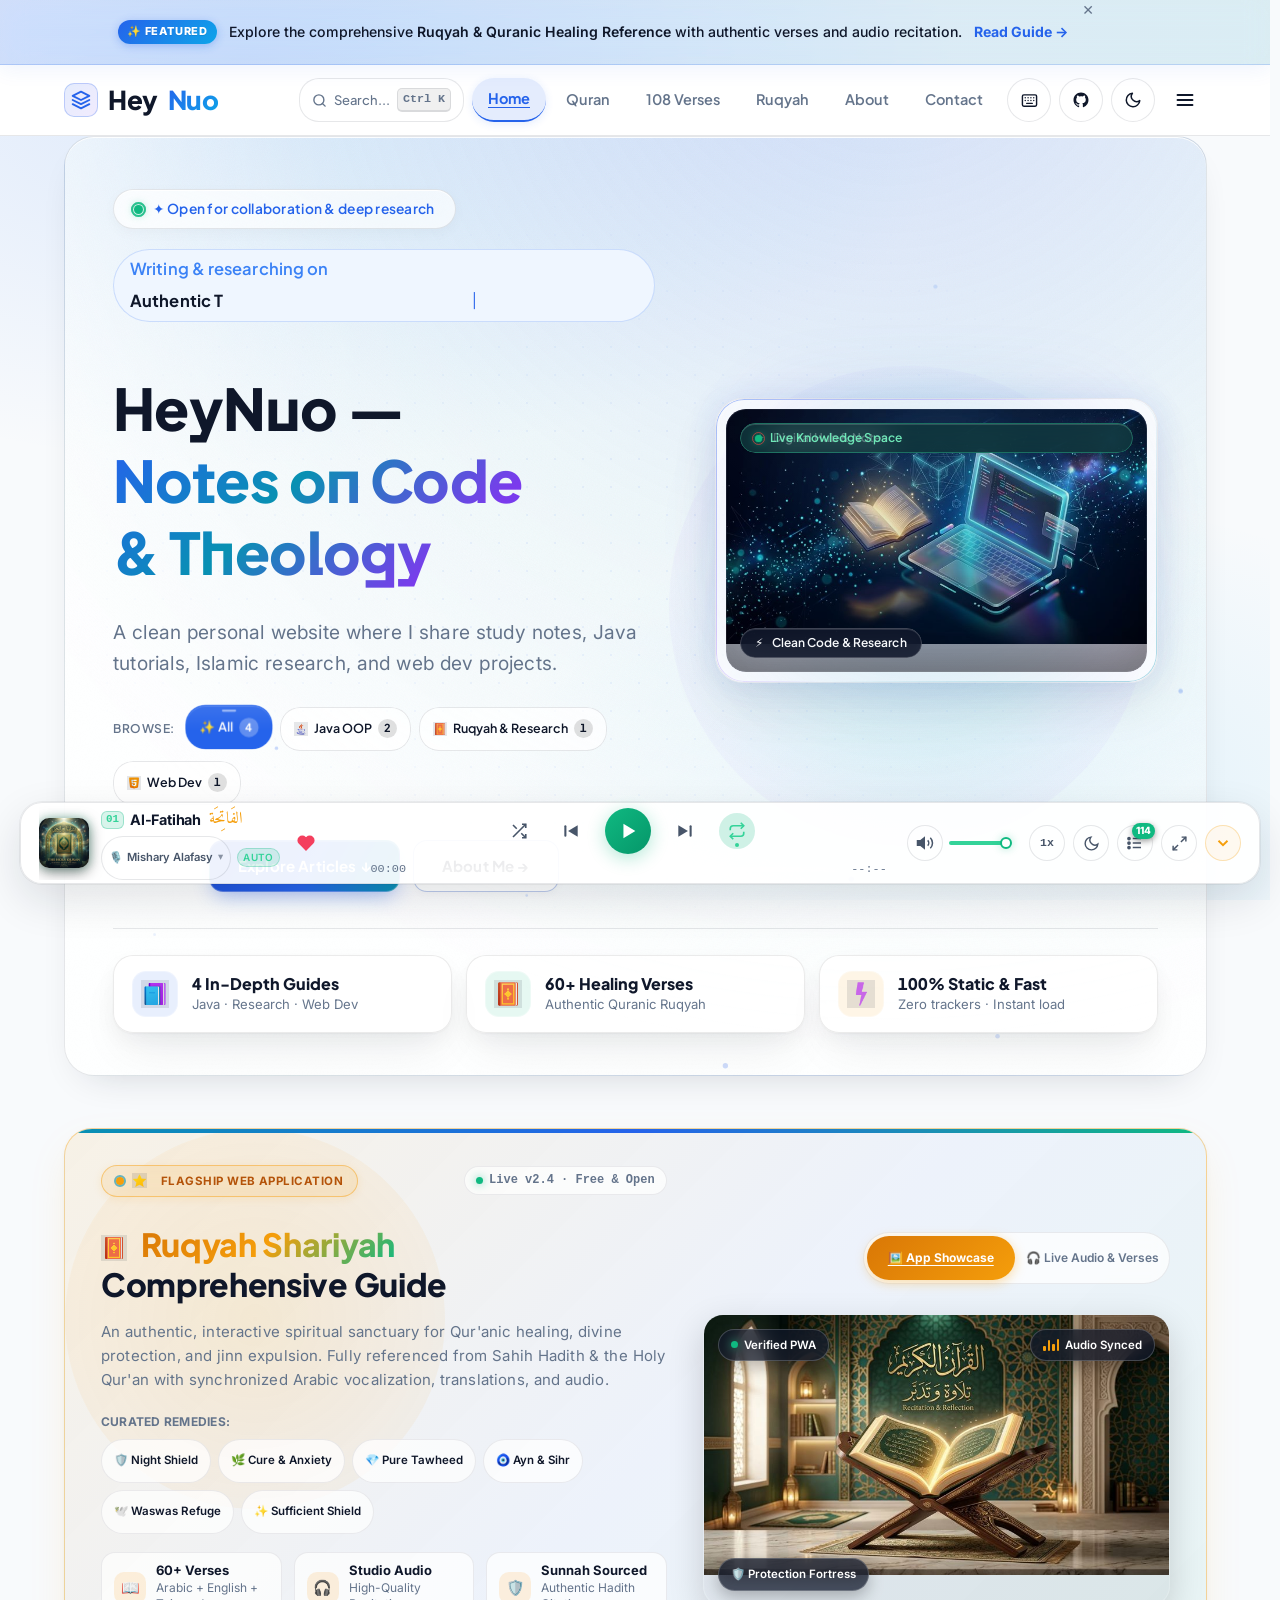
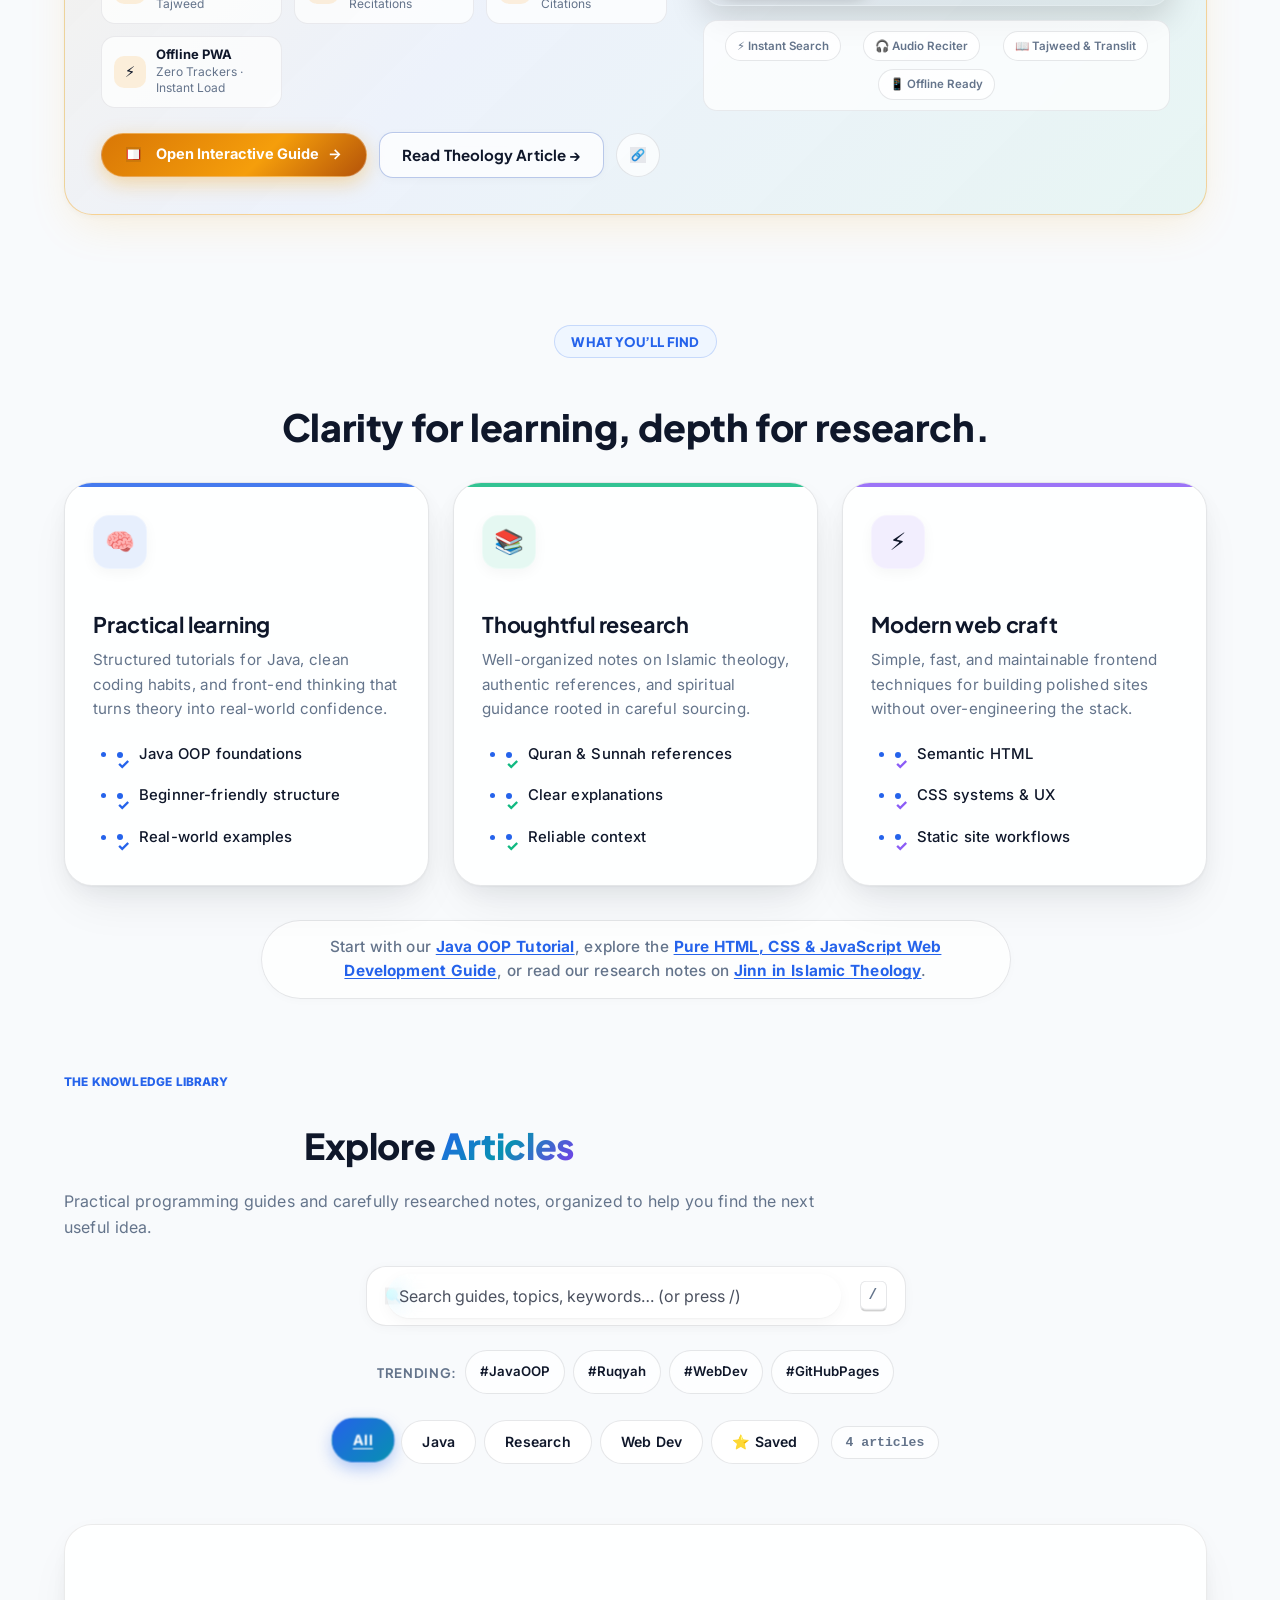
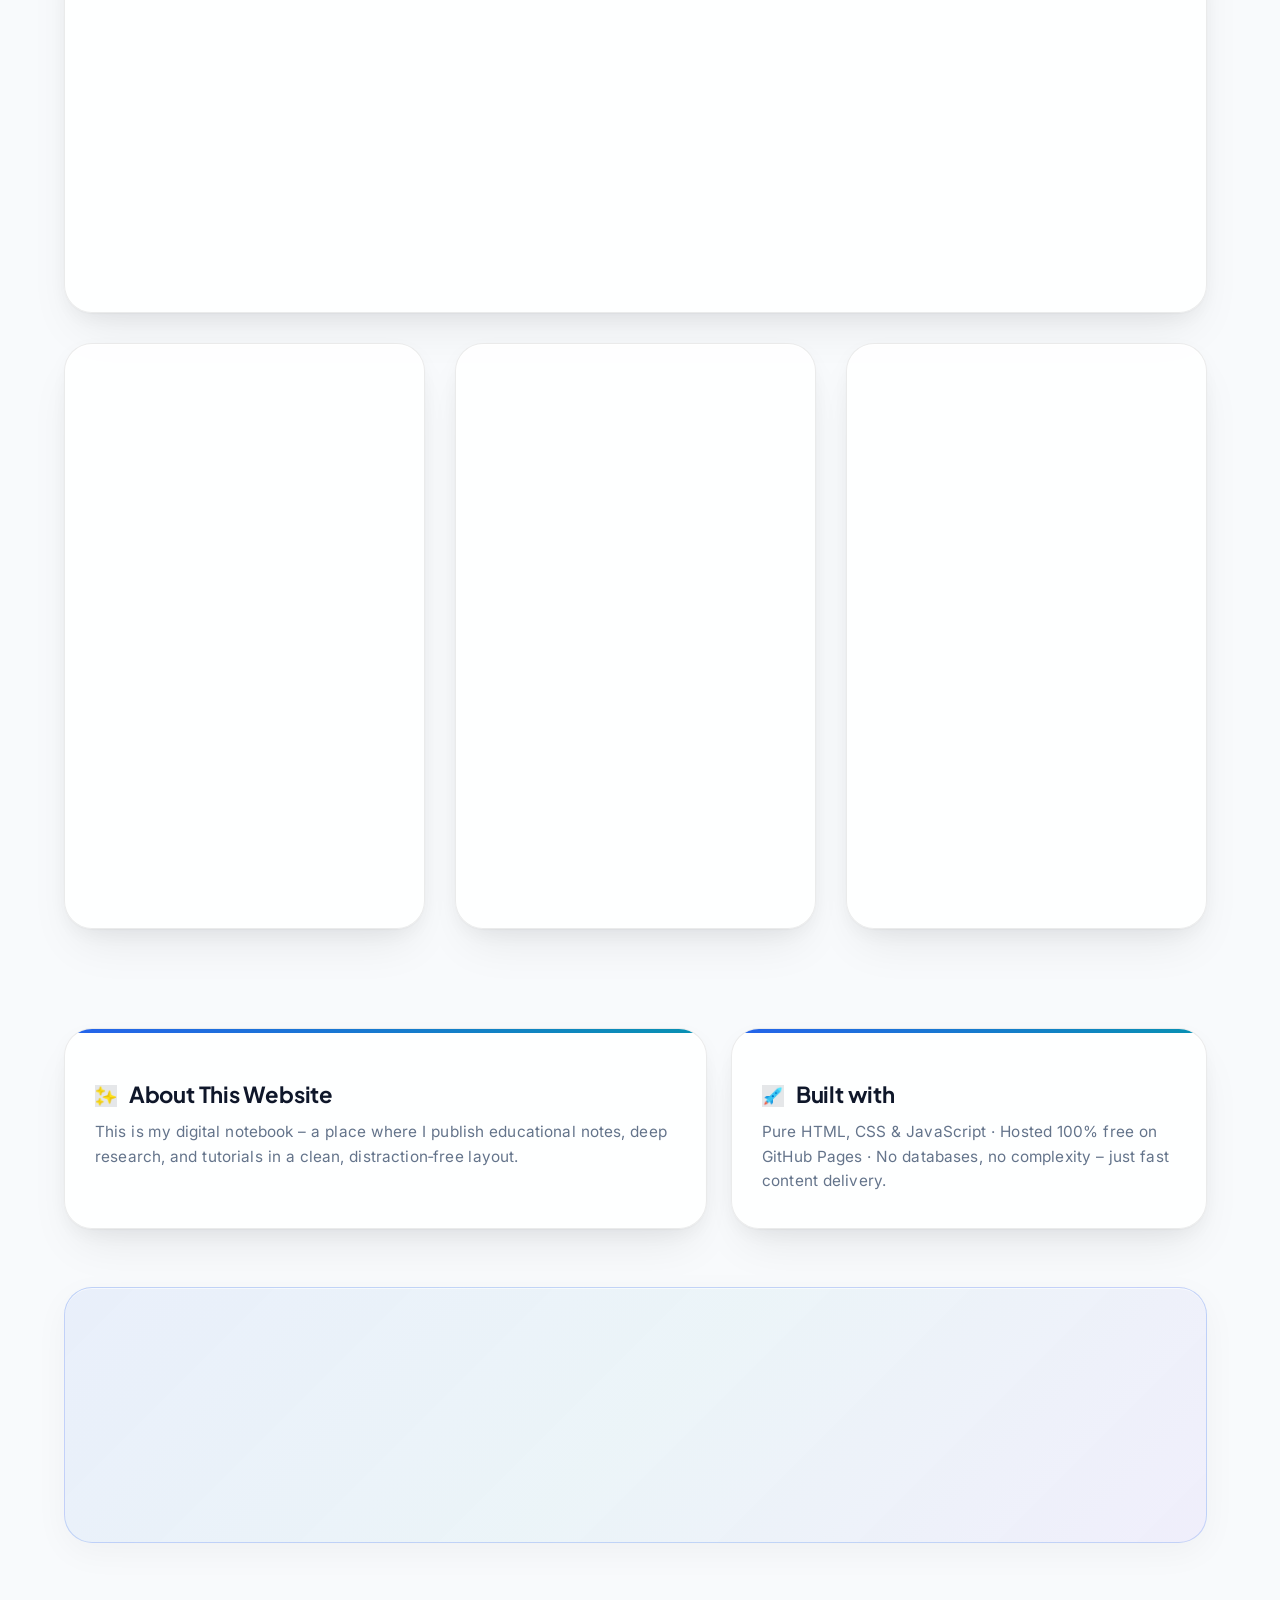
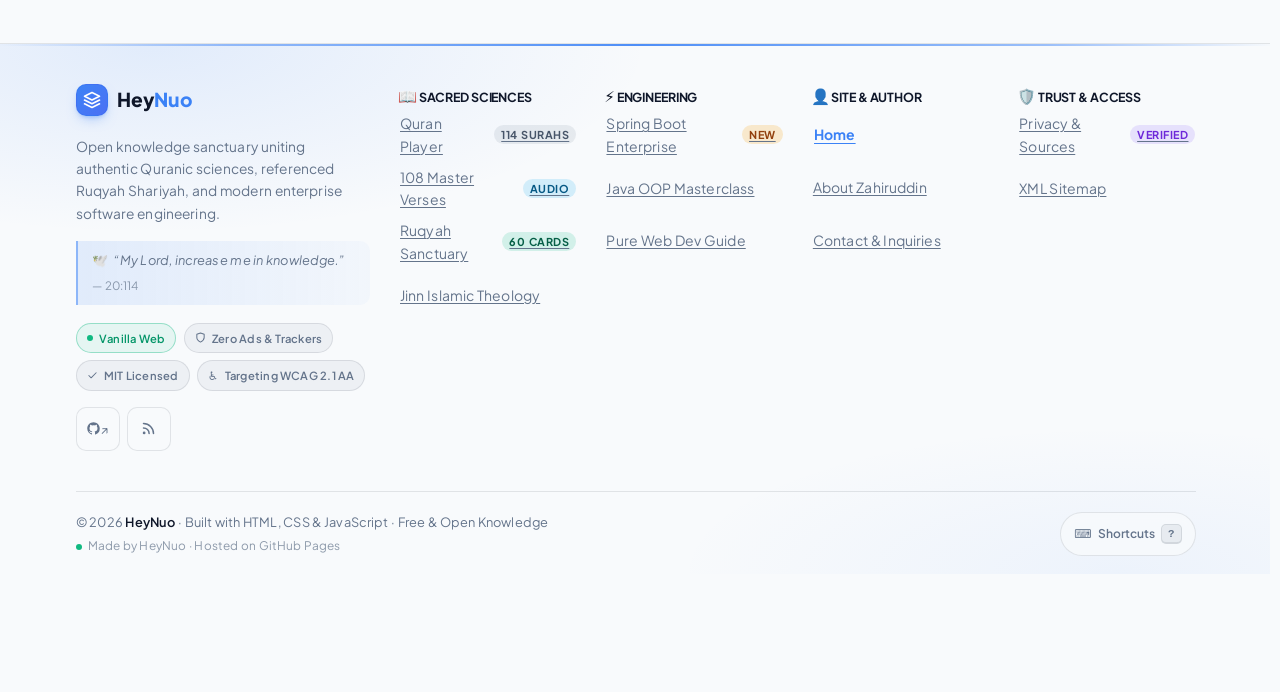
<file: index.html>
﻿<!DOCTYPE html>
<html lang="en" data-theme="light">

<head>
  <meta charset="UTF-8">
  <meta name="viewport" content="width=device-width, initial-scale=1.0, viewport-fit=cover">
  <meta name="theme-color" content="#0f172a">
  <meta name="color-scheme" content="light dark">

  <!-- Theme Initialization: Prevents Flash of Unstyled Content (FOUC) -->
  <script>
    (function () {
      try {
        var savedTheme = localStorage.getItem('heynuo-theme');
        var prefersDark = window.matchMedia && window.matchMedia('(prefers-color-scheme: dark)').matches;
        var theme = savedTheme || (prefersDark ? 'dark' : 'light');
        document.documentElement.setAttribute('data-theme', theme);
        var savedReading = localStorage.getItem('heynuo-reading-theme');
        if (savedReading && savedReading !== 'default') {
          document.documentElement.setAttribute('data-reading-theme', savedReading);
        }
      } catch (e) {
        document.documentElement.setAttribute('data-theme', 'light');
      }
    })();
  </script>
  <meta name="robots" content="index, follow">
  <meta name="google-site-verification" content="20jAEe9y_iie23-LX0l0yjH4KSEUyTmoF-9H5tOpkxA">

  <!-- Primary SEO -->
  <title>HeyNuo | Java, Web Dev &amp; Islamic Theology Notes</title>
  <meta name="description"
    content="HeyNuo is a personal knowledge hub with clear notes on Java, web development, and Islamic theology. Fast, simple, and tracker-free.">
  <meta name="keywords"
    content="HeyNuo, Java OOP, Islamic theology, web development, pure HTML CSS JavaScript, tutorials, programming notes">
  <meta name="author" content="HeyNuo">
  <link rel="canonical" href="https://heynuo.github.io/">

  <!-- Open Graph -->
  <meta property="og:title" content="HeyNuo | Java, Web Dev &amp; Islamic Theology Notes">
  <meta property="og:description"
    content="HeyNuo is a personal knowledge hub with clear notes on Java, web development, and Islamic theology. Fast, simple, and tracker-free.">
  <meta property="og:image" content="https://heynuo.github.io/assets/banners/og-banner.jpg">
  <meta property="og:image:width" content="1200">
  <meta property="og:image:height" content="630">
  <meta property="og:image:alt" content="HeyNuo Digital Knowledge Hub Banner">
  <meta property="og:url" content="https://heynuo.github.io/">
  <meta property="og:type" content="website">
  <meta property="og:site_name" content="HeyNuo">

  <!-- Twitter Card -->
  <meta name="twitter:card" content="summary_large_image">
  <meta name="twitter:title" content="HeyNuo | Java, Web Dev &amp; Islamic Theology Notes">
  <meta name="twitter:description"
    content="HeyNuo is a personal knowledge hub with clear notes on Java, web development, and Islamic theology. Fast, simple, and tracker-free.">
  <meta name="twitter:image" content="https://heynuo.github.io/assets/banners/og-banner.jpg">

  <!-- Favicon & PWA Manifest -->
  <link rel="icon" type="image/svg+xml"
    href="data:image/svg+xml,%3Csvg%20xmlns='http://www.w3.org/2000/svg'%20viewBox='0%200%20100%20100'%3E%3Crect%20width='100'%20height='100'%20fill='%232563eb'/%3E%3Ctext%20x='50'%20y='67'%20font-size='50'%20text-anchor='middle'%20fill='white'%20font-weight='bold'%3EHN%3C/text%3E%3C/svg%3E">
  <link rel="apple-touch-icon"
    href="data:image/svg+xml,%3Csvg%20xmlns='http://www.w3.org/2000/svg'%20viewBox='0%200%20100%20100'%3E%3Crect%20width='100'%20height='100'%20fill='%232563eb'/%3E%3Ctext%20x='50'%20y='67'%20font-size='50'%20text-anchor='middle'%20fill='white'%20font-weight='bold'%3EHN%3C/text%3E%3C/svg%3E">
  <link rel="manifest" href="manifest.json">
  <link rel="alternate" type="application/rss+xml" title="HeyNuo RSS Feed" href="https://heynuo.github.io/rss.xml">

  <!-- Google Fonts Preconnect & Stylesheet -->
  <link rel="preconnect" href="https://fonts.googleapis.com">
  <link rel="preconnect" href="https://fonts.gstatic.com" crossorigin>
  <link
    href="https://fonts.googleapis.com/css2?family=Amiri:ital,wght@0,400;0,700;1,400&family=Inter:wght@400;500;600;700&family=Merriweather:ital,wght@0,300;0,400;0,700;1,300&family=Plus+Jakarta+Sans:wght@400;500;600;700;800&display=swap"
    rel="stylesheet">

  <!-- Shared stylesheet: global styles + home page components -->
  <link rel="stylesheet" href="css/heynuo.css">
  <!-- Dedicated Home Page Modern Stylesheet -->
  <link rel="stylesheet" href="css/home.css">
  <!-- Persistent Quran Auto-Listening Audio Player -->
  <link rel="preload" as="style" href="css/quran-player.css" fetchpriority="low"
    onload="this.onload=null;this.rel='stylesheet'">
  <noscript><link rel="stylesheet" href="css/quran-player.css"></noscript>
  <!-- Responsive preload: without imagesrcset this would always fetch the full-size
       hero and override the <img> srcset selection below. -->
  <link rel="preload" as="image" href="assets/banners/hero-banner-800.jpg" fetchpriority="high"
    imagesrcset="assets/banners/hero-banner-800.jpg 800w, assets/banners/hero-banner.jpg 1376w"
    imagesizes="(max-width: 900px) 100vw, 800px">

  <!-- JSON-LD Structured Data -->
  <script type="application/ld+json">
  {
    "@context": "https://schema.org",
    "@type": "WebSite",
    "name": "HeyNuo",
    "url": "https://heynuo.github.io/",
    "description": "HeyNuo is a personal knowledge hub with clear notes on Java, web development, and Islamic theology. Fast, simple, and tracker-free.",
    "author": {
      "@type": "Person",
      "name": "HeyNuo",
      "url": "https://heynuo.github.io/about.html"
    },
    "potentialAction": {
      "@type": "SearchAction",
      "target": "https://heynuo.github.io/?q={search_term_string}",
      "query-input": "required name=search_term_string"
    }
  }
  </script>
</head>

<body>
  <!-- Reading Progress Bar -->
  <div class="reading-progress" id="readingProgress" aria-hidden="true"></div>

  <a href="#main-content" class="skip-link">Skip to main content</a>

  <!-- Top Announcement Banner -->
  <aside class="announcement-banner" id="announcementBanner" aria-label="Announcement">
    <div class="announcement-inner">
      <span class="announcement-pill">✨ FEATURED</span>
      <span class="announcement-message">Explore the comprehensive <strong>Ruqyah &amp; Quranic Healing
          Reference</strong> with authentic verses and audio recitation.</span>
      <a href="ruqyah.html" class="announcement-cta">Read Guide →</a>
      <button type="button" class="announcement-close" id="announcementClose" aria-label="Close announcement">✕</button>
    </div>
  </aside>

  <header>
    <nav class="container" aria-label="Main navigation">
      <a href="index.html" class="logo" aria-label="HeyNuo - Return to homepage">
        <span class="logo-mark" aria-hidden="true">
          <svg width="20" height="20" viewBox="0 0 24 24" fill="none" stroke="currentColor" stroke-width="2.2" stroke-linecap="round" stroke-linejoin="round">
            <path d="M12 2L2 7l10 5 10-5-10-5z"></path>
            <path d="M2 17l10 5 10-5"></path>
            <path d="M2 12l10 5 10-5"></path>
          </svg>
        </span>
        Hey<span>Nuo</span>
      </a>

      <div class="nav-right">
        <button type="button" class="nav-search-btn" id="navSearchBtn" aria-label="Search articles and topics (Ctrl+K)" title="Quick Search (Ctrl+K)">
          <span class="nav-search-icon" aria-hidden="true">
            <svg width="15" height="15" viewBox="0 0 24 24" fill="none" stroke="currentColor" stroke-width="2.2" stroke-linecap="round" stroke-linejoin="round"><circle cx="11" cy="11" r="8"></circle><line x1="21" y1="21" x2="16.65" y2="16.65"></line></svg>
          </span>
          <span class="nav-search-text">Search...</span>
          <kbd class="nav-search-kbd">Ctrl K</kbd>
        </button>

        <div class="nav-links" id="nav-links" role="region" aria-label="Site menu">
          <div class="nav-mobile-head">
            <div class="nav-mobile-brand">
              <span class="logo-mark-mini" aria-hidden="true">HN</span>
              <span>Navigation</span>
            </div>
            <button type="button" class="nav-mobile-close" id="navCloseBtn" aria-label="Close navigation menu">✕</button>
          </div>
          <a href="index.html" class="active" aria-current="page">Home</a>
          <a href="quran.html" data-nav="quran">Quran</a>
          <a href="quran-verses.html" data-nav="quran-verses">108 Verses</a>
          <a href="ruqyah.html" data-nav="ruqyah">Ruqyah</a>
          <a href="about.html" data-nav="about">About</a>
          <a href="contact.html" data-nav="contact">Contact</a>
        </div>

        <button type="button" class="nav-icon-btn shortcut-help-btn" id="headerShortcutsBtn" aria-label="Keyboard Shortcuts" title="Keyboard Shortcuts (?)">
          <svg width="17" height="17" viewBox="0 0 24 24" fill="none" stroke="currentColor" stroke-width="2" stroke-linecap="round" stroke-linejoin="round" aria-hidden="true">
            <rect x="2" y="4" width="20" height="16" rx="2"></rect>
            <path d="M6 8h.001M10 8h.001M14 8h.001M18 8h.001M6 12h.001M10 12h.001M14 12h.001M18 12h.001M8 16h8"></path>
          </svg>
        </button>

        <a href="https://github.com/heynuo" target="_blank" rel="noopener noreferrer" class="nav-icon-btn" aria-label="GitHub Profile @heynuo" title="GitHub @heynuo">
          <svg width="18" height="18" viewBox="0 0 24 24" fill="currentColor" aria-hidden="true"><path fill-rule="evenodd" clip-rule="evenodd" d="M12 2C6.477 2 2 6.484 2 12.017c0 4.425 2.865 8.18 6.839 9.504.5.092.682-.217.682-.483 0-.237-.008-.868-.013-1.703-2.782.605-3.369-1.343-3.369-1.343-.454-1.158-1.11-1.466-1.11-1.466-.908-.62.069-.608.069-.608 1.003.07 1.53 1.032 1.53 1.032.892 1.53 2.341 1.088 2.91.832.092-.647.35-1.088.636-1.338-2.22-.253-4.555-1.113-4.555-4.951 0-1.093.39-1.988 1.029-2.688-.103-.253-.446-1.272.098-2.65 0 0 .84-.27 2.75 1.026A9.564 9.564 0 0112 6.844c.85.004 1.705.115 2.504.337 1.909-1.296 2.747-1.027 2.747-1.027.546 1.379.202 2.398.1 2.651.64.7 1.028 1.595 1.028 2.688 0 3.848-2.339 4.695-4.566 4.943.359.309.678.92.678 1.855 0 1.338-.012 2.419-.012 2.747 0 .268.18.58.688.482A10.019 10.019 0 0022 12.017C22 6.484 17.522 2 12 2z"></path></svg>
        </a>

        <button type="button" class="theme-toggle" id="theme-toggle" aria-label="Toggle light or dark theme" title="Toggle theme (T)">
          <svg class="theme-svg-icon" width="18" height="18" viewBox="0 0 24 24" fill="none" stroke="currentColor" stroke-width="2" stroke-linecap="round" stroke-linejoin="round" aria-hidden="true"><path d="M21 12.79A9 9 0 1 1 11.21 3 7 7 0 0 0 21 12.79z"></path></svg>
        </button>

        <button type="button" class="menu-btn" id="menu-btn" aria-label="Toggle navigation menu" aria-controls="nav-links" aria-expanded="false">
          <svg width="20" height="20" viewBox="0 0 24 24" fill="none" stroke="currentColor" stroke-width="2.2" stroke-linecap="round" stroke-linejoin="round" aria-hidden="true"><line x1="3" y1="12" x2="21" y2="12"></line><line x1="3" y1="6" x2="21" y2="6"></line><line x1="3" y1="18" x2="21" y2="18"></line></svg>
        </button>
      </div>
    </nav>
  </header>

  <div class="container">
    <main id="main-content">

      <!-- ===== Hero ===== -->
      <section class="hero">
        <canvas class="hero-particles-canvas" id="heroParticlesCanvas" aria-hidden="true"></canvas>
        <div class="hero-ambient-glow" aria-hidden="true"></div>
        <div class="hero-grid">
          <div class="hero-content">
            <div class="hero-badge">
              <span class="hero-badge-dot"></span>
              ✦ Open for collaboration &amp; deep research
            </div>

            <div class="hero-typing-wrapper">
              <span>Writing &amp; researching on</span>
              <span class="hero-rotator" id="heroRotator"
                data-phrases='["Java OOP Architecture", "Authentic Theological Studies", "Modern Vanilla Web Dev", "High-Performance Clean Code"]'>Java
                OOP Architecture</span>
              <span class="typing-cursor">|</span>
            </div>

            <h1>HeyNuo — <span>Notes on Code &amp; Theology</span></h1>

            <p>A clean personal website where I share study notes, Java tutorials, Islamic research, and web dev
              projects.
            </p>

            <div class="hero-quick-topics">
              <span class="quick-topics-label">Browse:</span>
              <button type="button" class="quick-topic-pill active" data-category="all">✨ All <span
                  class="quick-topic-count">4</span></button>
              <button type="button" class="quick-topic-pill" data-category="Java"><img src="assets/icons/java.png"
                  alt="" width="14" height="14" decoding="async" loading="lazy"> Java OOP <span class="quick-topic-count">2</span></button>
              <button type="button" class="quick-topic-pill" data-category="Research"><img src="assets/icons/quran.png"
                  alt="" width="14" height="14" decoding="async" loading="lazy"> Ruqyah &amp; Research <span class="quick-topic-count">1</span></button>
              <button type="button" class="quick-topic-pill" data-category="Web Dev"><img src="assets/icons/html5.png"
                  alt="" width="14" height="14" decoding="async" loading="lazy"> Web Dev <span class="quick-topic-count">1</span></button>
            </div>

            <div class="hero-buttons">
              <a href="#articles" class="btn btn-primary">Explore Articles ↓</a>
              <a href="about.html" class="btn btn-secondary">About Me →</a>
            </div>
          </div>

          <!-- Hero Visual Banner Showcase -->
          <div class="hero-visual-col">
            <div class="hero-showcase">
              <div class="hero-showcase-inner">
                <img src="assets/banners/hero-banner.jpg" alt="HeyNuo Developer &amp; Knowledge Space Banner"
                  class="hero-showcase-img" fetchpriority="high" width="800" height="500" decoding="async"
                  srcset="assets/banners/hero-banner-800.jpg 800w, assets/banners/hero-banner.jpg 1376w"
                  sizes="(max-width: 900px) 100vw, 800px">
                <div class="hero-showcase-overlay"></div>
                <div class="hero-floating-pill hero-pill-top">
                  <span>✦</span> Digital Hub &amp; Notes
                </div>
                <div class="hero-floating-pill hero-pill-bottom">
                  <span>⚡</span> Clean Code &amp; Research
                </div>
                <div class="hero-floating-pill hero-pill-live">
                  <span class="hero-live-beacon"></span> Live Knowledge Space
                </div>
              </div>
            </div>
          </div>
        </div>

        <!-- Quick Stats Spanning Full Hero Width -->
        <div class="hero-stats">
          <div class="hero-stat">
            <span class="hero-stat-icon"><img src="assets/icons/books.png" alt="Guides" class="hero-stat-img" width="28"
                height="28" decoding="async" loading="lazy"></span>
            <div class="hero-stat-info">
              <div class="hero-stat-value"><span class="counter-num" data-target="4">4</span> In-Depth Guides</div>
              <div class="hero-stat-label">Java · Research · Web Dev</div>
            </div>
          </div>
          <div class="hero-stat">
            <span class="hero-stat-icon"><img src="assets/icons/quran.png" alt="Ruqyah" class="hero-stat-img" width="28"
                height="28" decoding="async" loading="lazy"></span>
            <div class="hero-stat-info">
              <div class="hero-stat-value"><span class="counter-num" data-target="60">60</span>+ Healing Verses</div>
              <div class="hero-stat-label">Authentic Quranic Ruqyah</div>
            </div>
          </div>
          <div class="hero-stat">
            <span class="hero-stat-icon"><img src="assets/icons/lightning.png" alt="Fast" class="hero-stat-img"
                width="28" height="28" decoding="async" loading="lazy"></span>
            <div class="hero-stat-info">
              <div class="hero-stat-value"><span class="counter-num" data-target="100">100</span>% Static &amp; Fast
              </div>
              <div class="hero-stat-label">Zero trackers · Instant load</div>
            </div>
          </div>
        </div>
      </section>

      <!-- ===== Featured Resource ===== -->
      <section aria-label="Featured Resource" class="featured-resource-section">
        <div class="featured-banner" id="featuredRuqyahBanner">
          <div class="featured-ambient-glow" id="featuredAmbientGlow" aria-hidden="true"></div>
          <div class="featured-banner-grid">

            <!-- Left Info Column -->
            <div class="featured-banner-info">
              <div class="featured-header-row">
                <div class="project-featured-badge">
                  <span class="pulse-beacon" aria-hidden="true"></span>
                  <img src="assets/icons/star.png" alt="" width="14" height="14" class="btn-icon" decoding="async" loading="lazy">
                  Flagship Web Application
                </div>
                <div class="featured-pill-tag">
                  <span class="badge-dot-green"></span> Live v2.4 · Free &amp; Open
                </div>
              </div>

              <h2 class="featured-banner-title">
                <img src="assets/icons/quran.png" alt="" class="inline-title-icon" width="28" height="28" decoding="async" loading="lazy">
                <span>Ruqyah Shariyah</span> Comprehensive Guide
              </h2>

              <p class="featured-banner-desc">
                An authentic, interactive spiritual sanctuary for Qur'anic healing, divine protection, and jinn
                expulsion. Fully referenced from Sahih Hadith &amp; the Holy Qur'an with synchronized Arabic
                vocalization, translations, and audio.
              </p>

              <!-- Curated Remedies Topic Chips -->
              <div class="featured-topic-row">
                <span class="topic-row-label">Curated Remedies:</span>
                <div class="featured-topic-pills">
                  <button type="button" class="featured-topic-pill" data-target-verse="0"
                    title="Ayat al-Kursi · Supreme Protection Before Sleep">🛡️ Night Shield</button>
                  <button type="button" class="featured-topic-pill" data-target-verse="1"
                    title="Surah Al-Fatihah · Spiritual &amp; Physical Cure">🌿 Cure &amp; Anxiety</button>
                  <button type="button" class="featured-topic-pill" data-target-verse="2"
                    title="Surah Al-Ikhlas · One-Third of the Qur'an">💎 Pure Tawheed</button>
                  <button type="button" class="featured-topic-pill" data-target-verse="3"
                    title="Surah Al-Falaq · Refuge from Envy &amp; Evil Eye">🧿 Ayn &amp; Sihr</button>
                  <button type="button" class="featured-topic-pill" data-target-verse="4"
                    title="Surah An-Nas · Refuge from Whispers &amp; Waswas">🕊️ Waswas Refuge</button>
                  <button type="button" class="featured-topic-pill" data-target-verse="5"
                    title="Amanar-Rasul (Al-Baqarah 285-286) · Night Sufficiency">✨ Sufficient Shield</button>
                </div>
              </div>

              <div class="featured-highlights">
                <div class="featured-highlight-item" title="60+ Categorized Healing Passages">
                  <span class="featured-highlight-icon">📖</span>
                  <div>
                    <strong>60+ Verses</strong>
                    <small>Arabic + English + Tajweed</small>
                  </div>
                </div>
                <div class="featured-highlight-item" title="High-fidelity audio streams with Al-Islam Tilawat">
                  <span class="featured-highlight-icon">🎧</span>
                  <div>
                    <strong>Studio Audio</strong>
                    <small>High-Quality Recitations</small>
                  </div>
                </div>
                <div class="featured-highlight-item" title="Sahih al-Bukhari, Muslim &amp; Abu Dawud references">
                  <span class="featured-highlight-icon">🛡️</span>
                  <div>
                    <strong>Sunnah Sourced</strong>
                    <small>Authentic Hadith Citations</small>
                  </div>
                </div>
                <div class="featured-highlight-item" title="Zero ads, works offline on mobile &amp; desktop">
                  <span class="featured-highlight-icon">⚡</span>
                  <div>
                    <strong>Offline PWA</strong>
                    <small>Zero Trackers · Instant Load</small>
                  </div>
                </div>
              </div>

              <div class="featured-actions">
                <a href="ruqyah.html" class="project-btn" id="openRuqyahAppBtn">
                  <img src="assets/icons/open-book.png" alt="" width="18" height="18" class="btn-icon" decoding="async" loading="lazy">
                  <span>Open Interactive Guide</span>
                  <span class="btn-arrow" aria-hidden="true">→</span>
                </a>
                <a href="jinn-islamic-theology.html" class="btn btn-secondary">
                  Read Theology Article →
                </a>
                <button type="button" class="featured-share-btn" id="shareRuqyahBtn" aria-label="Copy Guide Link"
                  title="Copy Ruqyah Guide link">
                  <img src="assets/icons/share.png" alt="" width="16" height="16" decoding="async" loading="lazy">
                </button>
              </div>
            </div>

            <!-- Right Interactive Showcase Column -->
            <div class="featured-banner-preview-col">
              <!-- Showcase View Mode Toggle Pills -->
              <div class="preview-mode-switch" role="tablist" aria-label="Showcase View">
                <button type="button" class="preview-mode-tab active" id="tabAppPreview" role="tab" aria-selected="true"
                  aria-controls="panelAppPreview">
                  🖼️ App Showcase
                </button>
                <button type="button" class="preview-mode-tab" id="tabLiveSampler" role="tab" aria-selected="false"
                  aria-controls="panelLiveSampler">
                  🎧 Live Audio &amp; Verses
                </button>
              </div>

              <!-- Panel 1: Visual Image Banner & Floating Glass Badges -->
              <div class="preview-tab-panel active" id="panelAppPreview" role="tabpanel"
                aria-labelledby="tabAppPreview">
                <div class="featured-banner-preview">
                <img src="assets/banners/ruqyah-theology.jpg" alt="Ruqyah Shariyah Spiritual Guide Banner" loading="lazy" decoding="async" width="600"
                    height="375" class="preview-main-img"
                    srcset="assets/banners/ruqyah-theology-800.jpg 800w, assets/banners/ruqyah-theology.jpg 1376w"
                    sizes="(max-width: 700px) 100vw, 600px">

                  <!-- Floating Glass Badges -->
                  <div class="preview-floating-badge badge-top-left">
                    <span class="badge-dot-green"></span> Verified PWA
                  </div>
                  <div class="preview-floating-badge badge-top-right">
                    <div class="preview-mini-waves" aria-hidden="true">
                      <span></span><span></span><span></span><span></span>
                    </div>
                    <span>Audio Synced</span>
                  </div>
                  <div class="preview-floating-badge badge-bottom-left">
                    <span>🛡️ Protection Fortress</span>
                  </div>

                  <!-- Hover launch overlay button -->
                  <div class="preview-hover-overlay">
                    <a href="ruqyah.html" class="preview-launch-btn">
                      <img src="assets/icons/rocket.png" alt="" width="16" height="16" decoding="async" loading="lazy">
                      Launch Full Guide ↗
                    </a>
                  </div>
                </div>

                <!-- Showcase Highlights Ribbon -->
                <div class="preview-features-ribbon" role="group" aria-label="Key Web App Features">
                  <span class="ribbon-item">⚡ Instant Search</span>
                  <span class="ribbon-item">🎧 Audio Reciter</span>
                  <span class="ribbon-item">📖 Tajweed &amp; Translit</span>
                  <span class="ribbon-item">📱 Offline Ready</span>
                </div>
              </div>

              <!-- Panel 2: Live Interactive Verse & Audio Sampler -->
              <div class="preview-tab-panel" id="panelLiveSampler" role="tabpanel" aria-labelledby="tabLiveSampler">
                <div class="featured-sampler-card">
                  <div class="sampler-header">
                    <div class="sampler-title-row">
                      <span class="sampler-icon">✨</span>
                      <div>
                        <h3 class="sampler-title" id="samplerTitle">Ayat al-Kursi (2:255)</h3>
                        <span class="sampler-meta" id="samplerMeta">Surah Al-Baqarah · Greatest Verse of
                          Protection</span>
                      </div>
                    </div>
                  </div>

                  <!-- Verse Selector Chips (6 Verses) -->
                  <div class="sampler-chip-row" role="radiogroup" aria-label="Select Verse to Preview">
                    <button type="button" class="sampler-chip active" data-verse="0" role="radio"
                      aria-checked="true">Ayat al-Kursi (2:255)</button>
                    <button type="button" class="sampler-chip" data-verse="1" role="radio"
                      aria-checked="false">Al-Fatihah (1:1-7)</button>
                    <button type="button" class="sampler-chip" data-verse="2" role="radio"
                      aria-checked="false">Al-Ikhlas (112)</button>
                    <button type="button" class="sampler-chip" data-verse="3" role="radio" aria-checked="false">Al-Falaq
                      (113)</button>
                    <button type="button" class="sampler-chip" data-verse="4" role="radio" aria-checked="false">An-Nas
                      (114)</button>
                    <button type="button" class="sampler-chip" data-verse="5" role="radio"
                      aria-checked="false">Amanar-Rasul (2:285)</button>
                  </div>

                  <!-- Verse Arabic & English Display -->
                  <div class="sampler-display">
                    <!-- Tool buttons: Font resize, Transliteration toggle, Copy -->
                    <div class="sampler-tools-row">
                      <div class="sampler-font-controls">
                        <button type="button" class="sampler-tool-btn" id="samplerFontDec"
                          title="Smaller font size">A-</button>
                        <button type="button" class="sampler-tool-btn" id="samplerFontInc"
                          title="Larger font size">A+</button>
                        <button type="button" class="sampler-tool-btn active" id="samplerTranslitToggle"
                          title="Toggle transliteration">🔤 Translit</button>
                      </div>
                      <button type="button" class="sampler-tool-btn sampler-copy-verse-btn" id="samplerCopyVerseBtn"
                        title="Copy verse & translation">
                        📋 Copy
                      </button>
                    </div>

                    <div class="sampler-arabic" id="samplerArabic" dir="rtl" lang="ar">
                      اللَّهُ لَا إِلَٰهَ إِلَّا هُوَ الْحَيُّ الْقَيُّومُ ۚ لَا تَأْخُذُهُ سِنَةٌ وَلَا نَوْمٌ ۚ لَّهُ
                      مَا فِي السَّمَاوَاتِ وَمَا فِي الْأَرْضِ
                    </div>

                    <div class="sampler-translit" id="samplerTranslit">
                      "Allāhu lā ilāha illā Huwa, Al-Ḥayyul-Qayyūm. Lā ta'khudhuhū sinatuw-wa lā nawm, lahū mā
                      fis-samāwāti wa mā fil-arḍ..."
                    </div>

                    <div class="sampler-translation" id="samplerTranslation">
                      "Allah! There is no deity except Him, the Ever-Living, the Sustainer of all existence. Neither
                      drowsiness overtakes Him nor sleep..."
                    </div>
                  </div>

                  <!-- Audio Timeline Scrubber -->
                  <div class="sampler-scrubber-container">
                    <div class="sampler-scrubber-track" id="samplerScrubTrack" role="slider" aria-label="Audio scrubber"
                      aria-valuemin="0" aria-valuemax="100" aria-valuenow="0">
                      <div class="sampler-scrub-fill" id="samplerScrubFill"></div>
                      <div class="sampler-scrub-thumb" id="samplerScrubThumb"></div>
                    </div>
                    <div class="sampler-time-row">
                      <span id="samplerCurrentTime">0:00</span>
                      <span id="samplerDuration">0:00</span>
                    </div>
                  </div>

                  <!-- Real-time Audio Visualizer Canvas -->
                  <canvas class="sampler-visualizer-canvas" id="samplerVisualizerCanvas" width="560" height="38"
                    aria-hidden="true"></canvas>

                  <!-- Player Controls -->
                  <div class="sampler-player" id="samplerPlayer">
                    <div class="sampler-player-left">
                      <button type="button" class="sampler-play-btn" id="samplerPlayBtn" aria-label="Play recitation">
                        <span class="play-icon" id="playIcon">▶</span>
                        <span id="playBtnText">Play Recitation</span>
                      </button>

                      <div class="sampler-audio-indicator" id="samplerAudioIndicator" aria-hidden="true">
                        <span class="wave-bar"></span>
                        <span class="wave-bar"></span>
                        <span class="wave-bar"></span>
                        <span class="wave-bar"></span>
                        <span class="wave-bar"></span>
                      </div>
                    </div>

                    <div class="sampler-player-right">
                      <div class="sampler-volume-control" title="Volume slider">
                        <button type="button" class="sampler-ctrl-btn" id="samplerMuteBtn" title="Toggle mute"
                          aria-pressed="false">🔊</button>
                        <input type="range" class="sampler-volume-slider" id="samplerVolumeSlider" min="0" max="1"
                          step="0.05" value="1" aria-label="Recitation volume">
                      </div>
                      <button type="button" class="sampler-ctrl-btn sampler-speed-btn" id="samplerSpeedBtn"
                        title="Playback speed (0.75x, 1x, 1.25x, 1.5x)" aria-label="Playback speed">1x</button>
                      <button type="button" class="sampler-ctrl-btn sampler-loop-btn" id="samplerLoopBtn"
                        title="Repetition: 1x, 3x (Sunnah), 7x (Prophetic), or ∞ Continuous" aria-pressed="false"><span
                          class="loop-icon">🔁</span> <span class="loop-count" id="samplerLoopCount">1x</span></button>
                      <button type="button" class="sampler-ctrl-btn sampler-autonext-btn" id="samplerAutoNextBtn"
                        title="Auto-advance to next verse" aria-pressed="false">⏭ Auto</button>
                      <div class="sampler-reciter-tag">
                        🎙️ Mishary Alafasy
                      </div>
                    </div>
                  </div>

                  <!-- Hidden native audio element -->
                  <audio id="samplerAudioElement" preload="none"
                    src="https://everyayah.com/data/Alafasy_128kbps/002255.mp3"></audio>
                </div>
              </div>

            </div>

          </div>
        </div>
      </section>

      <section class="value-section" aria-labelledby="value-section-title">
        <div class="section-heading">
          <p class="eyebrow">What you’ll find</p>
          <h2 id="value-section-title">Clarity for learning, depth for research.</h2>
        </div>

        <div class="value-grid">
          <article class="value-card">
            <div class="value-icon" aria-hidden="true">🧠</div>
            <h3>Practical learning</h3>
            <p>Structured tutorials for Java, clean coding habits, and front-end thinking that turns theory into
              real-world confidence.</p>
            <ul>
              <li>Java OOP foundations</li>
              <li>Beginner-friendly structure</li>
              <li>Real-world examples</li>
            </ul>
          </article>

          <article class="value-card">
            <div class="value-icon" aria-hidden="true">📚</div>
            <h3>Thoughtful research</h3>
            <p>Well-organized notes on Islamic theology, authentic references, and spiritual guidance rooted in careful
              sourcing.</p>
            <ul>
              <li>Quran &amp; Sunnah references</li>
              <li>Clear explanations</li>
              <li>Reliable context</li>
            </ul>
          </article>

          <article class="value-card">
            <div class="value-icon" aria-hidden="true">⚡</div>
            <h3>Modern web craft</h3>
            <p>Simple, fast, and maintainable frontend techniques for building polished sites without over-engineering
              the stack.</p>
            <ul>
              <li>Semantic HTML</li>
              <li>CSS systems &amp; UX</li>
              <li>Static site workflows</li>
            </ul>
          </article>
        </div>

        <div class="value-cta">
          <p>Start with our <a href="java-oop.html">Java OOP Tutorial</a>, explore the <a href="web-dev-guide.html">Pure
              HTML, CSS &amp; JavaScript Web Development Guide</a>, or read our research notes on <a
              href="jinn-islamic-theology.html">Jinn in Islamic Theology</a>.</p>
        </div>
      </section>

      <!-- ===== Articles ===== -->
      <section id="articles">
        <div class="article-section-heading">
          <div class="article-heading-copy">
            <p class="section-kicker">THE KNOWLEDGE LIBRARY</p>
            <h2 class="section-title">Explore <span>Articles</span></h2>
            <p class="article-section-intro">Practical programming guides and carefully researched notes, organized to
              help you find the next useful idea.</p>
          </div>
        </div>
        <div class="toolbar">
          <div class="search-wrapper" id="searchWrapper">
            <span class="search-icon" aria-hidden="true"><img src="assets/icons/search.png" alt="" width="18"
                height="18" decoding="async" loading="lazy"></span>
            <input type="search" id="searchInput" class="search-box"
              placeholder="Search guides, topics, keywords… (or press /)" autocomplete="off"
              aria-label="Search articles" spellcheck="false">
            <span class="search-match-count" id="searchMatchCount"></span>
            <kbd class="search-kbd" id="searchKbd">/</kbd>
            <button type="button" class="search-clear" id="searchClear" aria-label="Clear search"
              title="Clear search (Esc)">✕</button>
            <div class="search-dropdown" id="searchDropdown" role="listbox" aria-label="Search suggestions"></div>
          </div>

          <div class="search-suggest-tags">
            <span class="suggest-label">Trending:</span>
            <button type="button" class="search-suggest-chip" data-search="Java OOP">#JavaOOP</button>
            <button type="button" class="search-suggest-chip" data-search="Ruqyah">#Ruqyah</button>
            <button type="button" class="search-suggest-chip" data-search="Web Dev">#WebDev</button>
            <button type="button" class="search-suggest-chip" data-search="GitHub Pages">#GitHubPages</button>
          </div>

          <div class="filter-row">
            <div id="filter-buttons" role="tablist" aria-label="Article categories">
              <!-- Filter buttons rendered by js/script.js -->
            </div>
            <span class="article-count-badge" id="articleCountBadge" aria-live="polite"></span>
          </div>
        </div>

        <div class="cards" id="cards-container">
          <!-- Static fallback for SEO &amp; no-JS visitors; replaced by js/script.js -->
          <article class="card">
            <div class="card-banner-box">
              <img src="assets/banners/spring-boot.jpg" loading="lazy" decoding="async"
                alt="Spring Boot Enterprise Architecture: Clean REST APIs &amp; DTOs" class="card-banner-img"
                width="600" height="338"
                srcset="assets/banners/spring-boot-800.jpg 800w, assets/banners/spring-boot.jpg 1376w"
                sizes="(max-width: 700px) 100vw, 600px">
              <div class="card-banner-overlay"></div>
              <span class="card-banner-category"><img src="assets/icons/java.png" alt="" class="badge-icon" width="14"
                  height="14" decoding="async" loading="lazy"> Java</span>
              <div class="card-banner-actions">
                <button type="button" class="card-bookmark-btn" data-url="spring-boot-architecture.html"
                  data-title="Spring Boot Enterprise Architecture: Clean REST APIs &amp; DTOs" title="Save article"
                  aria-label="Bookmark article"><img src="assets/icons/bookmark.png" alt="" class="btn-icon" width="14"
                    height="14" decoding="async" loading="lazy"> <span>Save</span></button>
                <button type="button" class="card-share-btn" data-url="spring-boot-architecture.html"
                  title="Copy article link" aria-label="Copy article link"><img src="assets/icons/share.png" alt=""
                    class="btn-icon" width="14" height="14" decoding="async" loading="lazy"> <span>Share</span></button>
              </div>
            </div>
            <div class="card-body">
              <div class="card-meta"><span><img src="assets/icons/calendar.png" alt="" class="meta-icon" width="14"
                    height="14" decoding="async" loading="lazy"> Sep 28, 2026</span><span><img src="assets/icons/clock.png" alt="" class="meta-icon"
                    width="14" height="14" decoding="async" loading="lazy"> 8 min read</span></div>
              <h3><a href="spring-boot-architecture.html">Spring Boot Enterprise Architecture: Clean REST APIs &amp;
                  DTOs</a></h3>
              <p>Master production-grade Spring Boot architecture: 3-tier layering, request validation with Bean
                Validation, clean DTO mapping, and global exception handling.</p>
              <div class="card-tags">
                <span class="tag-pill">#SpringBoot</span>
                <span class="tag-pill">#Java</span>
                <span class="tag-pill">#Architecture</span>
              </div>
            </div>
            <div class="card-footer">
              <a href="spring-boot-architecture.html" class="read-more">Read More →</a>
              <button type="button" class="card-preview-btn" data-link="spring-boot-architecture.html"
                title="Quick Key Takeaways" aria-label="Quick Key Takeaways">⚡ Preview</button>
            </div>
          </article>
          <article class="card">
            <div class="card-banner-box">
              <img src="assets/banners/java-oop.jpg" loading="lazy" decoding="async" alt="Java OOP Tutorial: Classes, Objects &amp; Inheritance"
                class="card-banner-img" width="600" height="338"
                srcset="assets/banners/java-oop-800.jpg 800w, assets/banners/java-oop.jpg 1376w"
                sizes="(max-width: 700px) 100vw, 600px">
              <div class="card-banner-overlay"></div>
              <span class="card-banner-category"><img src="assets/icons/java.png" alt="" class="badge-icon" width="14"
                  height="14" decoding="async" loading="lazy"> Java</span>
              <div class="card-banner-actions">
                <button type="button" class="card-bookmark-btn" data-url="java-oop.html"
                  data-title="Java OOP Tutorial: Classes, Objects &amp; Inheritance" title="Save article"
                  aria-label="Bookmark article"><img src="assets/icons/bookmark.png" alt="" class="btn-icon" width="14"
                    height="14" decoding="async" loading="lazy"> <span>Save</span></button>
                <button type="button" class="card-share-btn" data-url="java-oop.html" title="Copy article link"
                  aria-label="Copy article link"><img src="assets/icons/share.png" alt="" class="btn-icon" width="14"
                    height="14" decoding="async" loading="lazy"> <span>Share</span></button>
              </div>
            </div>
            <div class="card-body">
              <div class="card-meta"><span><img src="assets/icons/calendar.png" alt="" class="meta-icon" width="14"
                    height="14" decoding="async" loading="lazy"> Jun 2, 2026</span><span><img src="assets/icons/clock.png" alt="" class="meta-icon"
                    width="14" height="14" decoding="async" loading="lazy"> 6 min read</span></div>
              <h3><a href="java-oop.html">Java OOP Tutorial: Classes, Objects &amp; Inheritance</a></h3>
              <p>Learn Java OOP with clear examples of classes, objects, inheritance, polymorphism, and encapsulation. A
                practical beginner-friendly guide.</p>
              <div class="card-tags">
                <span class="tag-pill">#OOP</span>
                <span class="tag-pill">#Java</span>
                <span class="tag-pill">#Beginners</span>
              </div>
            </div>
            <div class="card-footer">
              <a href="java-oop.html" class="read-more">Read More →</a>
              <button type="button" class="card-preview-btn" data-link="java-oop.html" title="Quick Key Takeaways"
                aria-label="Quick Key Takeaways">⚡ Preview</button>
            </div>
          </article>
          <article class="card">
            <div class="card-banner-box">
              <img src="assets/banners/ruqyah-theology.jpg" loading="lazy" decoding="async" alt="Jinn in Islamic Theology: Meaning, Types &amp; Quran"
                class="card-banner-img" width="600" height="338"
                srcset="assets/banners/ruqyah-theology-800.jpg 800w, assets/banners/ruqyah-theology.jpg 1376w"
                sizes="(max-width: 700px) 100vw, 600px">
              <div class="card-banner-overlay"></div>
              <span class="card-banner-category"><img src="assets/icons/quran.png" alt="" class="badge-icon" width="14"
                  height="14" decoding="async" loading="lazy"> Research</span>
              <div class="card-banner-actions">
                <button type="button" class="card-bookmark-btn" data-url="jinn-islamic-theology.html"
                  data-title="Jinn in Islamic Theology: Meaning, Types &amp; Quran" title="Save article"
                  aria-label="Bookmark article"><img src="assets/icons/bookmark.png" alt="" class="btn-icon" width="14"
                    height="14" decoding="async" loading="lazy"> <span>Save</span></button>
                <button type="button" class="card-share-btn" data-url="jinn-islamic-theology.html"
                  title="Copy article link" aria-label="Copy article link"><img src="assets/icons/share.png" alt=""
                    class="btn-icon" width="14" height="14" decoding="async" loading="lazy"> <span>Share</span></button>
              </div>
            </div>
            <div class="card-body">
              <div class="card-meta"><span><img src="assets/icons/calendar.png" alt="" class="meta-icon" width="14"
                    height="14" decoding="async" loading="lazy"> Jun 2, 2026</span><span><img src="assets/icons/clock.png" alt="" class="meta-icon"
                    width="14" height="14" decoding="async" loading="lazy"> 12 min read</span></div>
              <h3><a href="jinn-islamic-theology.html">Jinn in Islamic Theology: Meaning, Types &amp; Quran</a></h3>
              <p>Explore jinn in Islamic theology: Quranic references, creation, types, free will, and differences from
                angels in clear, referenced notes.</p>
              <div class="card-tags">
                <span class="tag-pill">#Islam</span>
                <span class="tag-pill">#Quran</span>
                <span class="tag-pill">#Research</span>
              </div>
            </div>
            <div class="card-footer">
              <a href="jinn-islamic-theology.html" class="read-more">Read More →</a>
              <button type="button" class="card-preview-btn" data-link="jinn-islamic-theology.html"
                title="Quick Key Takeaways" aria-label="Quick Key Takeaways">⚡ Preview</button>
            </div>
          </article>
          <article class="card">
            <div class="card-banner-box">
              <img src="assets/banners/web-dev.jpg" loading="lazy" decoding="async" alt="Pure HTML, CSS &amp; JavaScript Web Development Guide"
                class="card-banner-img" width="600" height="338"
                srcset="assets/banners/web-dev-800.jpg 800w, assets/banners/web-dev.jpg 1376w"
                sizes="(max-width: 700px) 100vw, 600px">
              <div class="card-banner-overlay"></div>
              <span class="card-banner-category"><img src="assets/icons/html5.png" alt="" class="badge-icon" width="14"
                  height="14" decoding="async" loading="lazy"> Web Dev</span>
              <div class="card-banner-actions">
                <button type="button" class="card-bookmark-btn" data-url="web-dev-guide.html"
                  data-title="Pure HTML, CSS &amp; JavaScript Web Development Guide" title="Save article"
                  aria-label="Bookmark article"><img src="assets/icons/bookmark.png" alt="" class="btn-icon" width="14"
                    height="14" decoding="async" loading="lazy"> <span>Save</span></button>
                <button type="button" class="card-share-btn" data-url="web-dev-guide.html" title="Copy article link"
                  aria-label="Copy article link"><img src="assets/icons/share.png" alt="" class="btn-icon" width="14"
                    height="14" decoding="async" loading="lazy"> <span>Share</span></button>
              </div>
            </div>
            <div class="card-body">
              <div class="card-meta"><span><img src="assets/icons/calendar.png" alt="" class="meta-icon" width="14"
                    height="14" decoding="async" loading="lazy"> Jun 2, 2026</span><span><img src="assets/icons/clock.png" alt="" class="meta-icon"
                    width="14" height="14" decoding="async" loading="lazy"> 6 min read</span></div>
              <h3><a href="web-dev-guide.html">Pure HTML, CSS &amp; JavaScript Web Development Guide</a></h3>
              <p>Build a fast, clean website with pure HTML, CSS, and JavaScript. Learn semantic markup, responsive
                design, performance, and accessibility.</p>
              <div class="card-tags">
                <span class="tag-pill">#HTML</span>
                <span class="tag-pill">#CSS</span>
                <span class="tag-pill">#GitHub Pages</span>
              </div>
            </div>
            <div class="card-footer">
              <a href="web-dev-guide.html" class="read-more">Read More →</a>
              <button type="button" class="card-preview-btn" data-link="web-dev-guide.html" title="Quick Key Takeaways"
                aria-label="Quick Key Takeaways">⚡ Preview</button>
            </div>
          </article>
        </div>
      </section>

      <!-- ===== About Blurb ===== -->
      <section class="about" aria-label="About this website">
        <article class="about-box">
          <h2><img src="assets/icons/sparkles.png" alt="" class="inline-title-icon" width="24" height="24" decoding="async" loading="lazy"> About This
            Website</h2>
          <p>This is my digital notebook – a place where I publish educational notes, deep research, and tutorials in a
            clean, distraction‑free layout.</p>
        </article>
        <article class="about-box">
          <h2><img src="assets/icons/rocket.png" alt="" class="inline-title-icon" width="24" height="24" decoding="async" loading="lazy"> Built with
          </h2>
          <p>Pure HTML, CSS &amp; JavaScript · Hosted 100% free on GitHub Pages · No databases, no complexity – just
            fast content delivery.</p>
        </article>
      </section>

      <!-- ===== Digital Dispatch Newsletter ===== -->
      <section class="dispatch-section" aria-label="Subscribe to digital notes">
        <div class="dispatch-card">
          <div class="dispatch-grid">
            <div class="dispatch-info">
              <span class="dispatch-badge">📬 Digital Dispatch</span>
              <h3>Stay in the Knowledge Loop</h3>
              <p>Occasional high-signal notes on Java architecture, authentic theological research, and modern web
                development. Zero spam, ever.</p>
            </div>
            <form class="dispatch-form" id="dispatchForm">
              <input type="email" class="dispatch-input" id="dispatchEmail" placeholder="Enter your email address..."
                required aria-label="Your email address">
              <button type="submit" class="btn btn-primary"><img src="assets/icons/email.png" alt="" class="btn-icon"
                  width="16" height="16" decoding="async" loading="lazy"> Subscribe</button>
            </form>
          </div>
        </div>
      </section>
    </main>

    <footer>
      <div class="footer-container">
        <!-- Main 5-Column Grid -->
        <div class="footer-grid">
          <!-- Column 1: HeyNuo Brand & About -->
          <div class="footer-col footer-col-brand">
            <a href="index.html" class="footer-brand-logo" aria-label="HeyNuo Homepage">
              <span class="logo-mark" aria-hidden="true">
                <svg width="18" height="18" viewBox="0 0 24 24" fill="none" stroke="currentColor" stroke-width="2.2" stroke-linecap="round" stroke-linejoin="round">
                  <path d="M12 2L2 7l10 5 10-5-10-5z"></path>
                  <path d="M2 17l10 5 10-5"></path>
                  <path d="M2 12l10 5 10-5"></path>
                </svg>
              </span>
              <span class="footer-logo-name">Hey<span>Nuo</span></span>
            </a>
            <p class="footer-brand-desc">
              Open knowledge sanctuary uniting authentic Quranic sciences, referenced Ruqyah Shariyah, and modern enterprise software engineering.
            </p>
            <p class="footer-brand-motto">
              <span class="motto-icon" aria-hidden="true">🕊️</span>
              <span>“My Lord, increase me in knowledge.”</span>
              <cite>— 20:114</cite>
            </p>
            <div class="footer-badges-grid">
              <span class="footer-badge badge-vanilla">
                <span class="badge-beacon" aria-hidden="true"></span>
                <span>Vanilla Web</span>
              </span>
              <span class="footer-badge">
                <svg width="11" height="11" viewBox="0 0 24 24" fill="none" stroke="currentColor" stroke-width="2.2" stroke-linecap="round" stroke-linejoin="round" aria-hidden="true"><path d="M12 22s8-4 8-10V5l-8-3-8 3v7c0 6 8 10 8 10z"></path></svg>
                <span>Zero Ads &amp; Trackers</span>
              </span>
              <span class="footer-badge">
                <svg width="11" height="11" viewBox="0 0 24 24" fill="none" stroke="currentColor" stroke-width="2.2" stroke-linecap="round" stroke-linejoin="round" aria-hidden="true"><polyline points="20 6 9 17 4 12"></polyline></svg>
                <span>MIT Licensed</span>
              </span>
              <span class="footer-badge">
                <span class="badge-icon-txt" aria-hidden="true">♿</span>
                <span>Targeting WCAG 2.1 AA</span>
              </span>
            </div>
            <nav class="footer-social-row" aria-label="Connect and follow">
              <a href="https://github.com/heynuo" target="_blank" rel="noopener noreferrer"
                 class="footer-social-link" aria-label="GitHub @heynuo" title="GitHub">
                <svg width="15" height="15" viewBox="0 0 24 24" fill="currentColor" aria-hidden="true"><path fill-rule="evenodd" clip-rule="evenodd" d="M12 2C6.477 2 2 6.484 2 12.017c0 4.425 2.865 8.18 6.839 9.504.5.092.682-.217.682-.483 0-.237-.008-.868-.013-1.703-2.782.605-3.369-1.343-3.369-1.343-.454-1.158-1.11-1.466-1.11-1.466-.908-.62.069-.608.069-.608 1.003.07 1.53 1.032 1.53 1.032.892 1.53 2.341 1.088 2.91.832.092-.647.35-1.088.636-1.338-2.22-.253-4.555-1.113-4.555-4.951 0-1.093.39-1.988 1.029-2.688-.103-.253-.446-1.272.098-2.65 0 0 .84-.27 2.75 1.026A9.564 9.564 0 0112 6.844c.85.004 1.705.115 2.504.337 1.909-1.296 2.747-1.027 2.747-1.027.546 1.379.202 2.398.1 2.651.64.7 1.028 1.595 1.028 2.688 0 3.848-2.339 4.695-4.566 4.943.359.309.678.92.678 1.855 0 1.338-.012 2.419-.012 2.747 0 .268.18.58.688.482A10.019 10.019 0 0022 12.017C22 6.484 17.522 2 12 2z"/></svg>
              </a>
              <a href="rss.xml" class="footer-social-link" aria-label="RSS Feed" title="RSS">
                <svg width="15" height="15" viewBox="0 0 24 24" fill="none" stroke="currentColor" stroke-width="2.4" stroke-linecap="round" stroke-linejoin="round" aria-hidden="true"><path d="M4 11a9 9 0 0 1 9 9"/><path d="M4 4a16 16 0 0 1 16 16"/><circle cx="5" cy="19" r="1"/></svg>
              </a>
            </nav>
          </div>

          <!-- Column 2: Sacred Sciences -->
          <div class="footer-col">
            <h2 class="footer-heading">
              <span class="footer-heading-icon" aria-hidden="true">📖</span>
              <span>Sacred Sciences</span>
            </h2>
            <ul class="footer-nav-list">
              <li>
                <a href="quran.html" data-nav="quran">
                  <span>Quran Player</span>
                  <span class="footer-pill-tag">114 Surahs</span>
                </a>
              </li>
              <li>
                <a href="quran-verses.html" data-nav="quran-verses">
                  <span>108 Master Verses</span>
                  <span class="footer-pill-tag audio-tag">Audio</span>
                </a>
              </li>
              <li>
                <a href="ruqyah.html" data-nav="ruqyah">
                  <span>Ruqyah Sanctuary</span>
                  <span class="footer-pill-tag shifa-tag">60 Cards</span>
                </a>
              </li>
              <li>
                <a href="jinn-islamic-theology.html" data-nav="jinn-islamic-theology">
                  <span>Jinn Islamic Theology</span>
                </a>
              </li>
            </ul>
          </div>

          <!-- Column 3: Engineering -->
          <div class="footer-col">
            <h2 class="footer-heading">
              <span class="footer-heading-icon" aria-hidden="true">⚡</span>
              <span>Engineering</span>
            </h2>
            <ul class="footer-nav-list">
              <li>
                <a href="spring-boot-architecture.html" data-nav="spring-boot-architecture">
                  <span>Spring Boot Enterprise</span>
                  <span class="footer-pill-tag new-tag">New</span>
                </a>
              </li>
              <li>
                <a href="java-oop.html" data-nav="java-oop">
                  <span>Java OOP Masterclass</span>
                </a>
              </li>
              <li>
                <a href="web-dev-guide.html" data-nav="web-dev-guide">
                  <span>Pure Web Dev Guide</span>
                </a>
              </li>
            </ul>
          </div>

          <!-- Column 4: Site & Author -->
          <div class="footer-col">
            <h2 class="footer-heading">
              <span class="footer-heading-icon" aria-hidden="true">👤</span>
              <span>Site &amp; Author</span>
            </h2>
            <ul class="footer-nav-list">
              <li>
                <a href="index.html" class="active" aria-current="page">Home</a>
              </li>
              <li>
                <a href="about.html" data-nav="about">
                  <span>About Zahiruddin</span>
                </a>
              </li>
              <li>
                <a href="contact.html" data-nav="contact">
                  <span>Contact &amp; Inquiries</span>
                </a>
              </li>
              
            </ul>
          </div>

          <!-- Column 5: Trust & Access -->
          <div class="footer-col">
            <h2 class="footer-heading">
              <span class="footer-heading-icon" aria-hidden="true">🛡️</span>
              <span>Trust &amp; Access</span>
            </h2>
            <ul class="footer-nav-list">
              <li>
                <a href="privacy.html" data-nav="privacy">
                  <span>Privacy &amp; Sources</span>
                  <span class="footer-pill-tag trust-tag">Verified</span>
                </a>
              </li>
              
              <li>
                <a href="sitemap.xml">
                  <span>XML Sitemap</span>
                </a>
              </li>
            </ul>
          </div>
        </div>

        <!-- Bottom Footer Bar -->
        <div class="footer-bottom">
          <div class="footer-meta-block">
            <p class="footer-copy">© <time class="footer-year" datetime="2026" data-footer-year>2026</time> <strong>HeyNuo</strong> · Built with HTML, CSS &amp; JavaScript · Free &amp; Open Knowledge</p>
            <p class="footer-attribution">Made by HeyNuo · Hosted on GitHub Pages</p>
          </div>

          <div class="footer-controls">
            <button type="button" class="footer-ctrl-btn shortcut-help-btn" id="shortcutHelpBtn" title="View keyboard shortcuts (?)">
              <span aria-hidden="true">⌨️</span>
              <span>Shortcuts</span>
              <kbd class="footer-kbd">?</kbd>
            </button>
          </div>
        </div>
      </div>
    </footer>
  </div>

  <div id="toastContainer" class="toast-container" aria-live="polite"></div>

  <!-- Keyboard Shortcuts Modal (WCAG 2.1.4 compliant) -->
  <div class="shortcuts-modal-backdrop" id="shortcutsModal" aria-hidden="true" role="dialog" aria-modal="true" aria-labelledby="shortcutsTitle">
    <div class="shortcuts-modal">
      <div class="shortcuts-header">
        <div class="shortcuts-title-wrap">
          <span class="shortcuts-header-icon" aria-hidden="true">⌨️</span>
          <div>
            <h3 id="shortcutsTitle">Keyboard Shortcuts</h3>
            <p class="shortcuts-subtitle">Productivity hotkeys &amp; audio player controls</p>
          </div>
        </div>
        <button type="button" class="announcement-close" id="shortcutsClose" aria-label="Close shortcuts dialog">✕</button>
      </div>

      <div class="shortcuts-toggle-row">
        <label for="toggleSingleShortcuts" class="shortcuts-toggle-label">
          <span>Enable Single-Key Shortcuts (<kbd>T</kbd>, <kbd>H</kbd>, <kbd>A</kbd>, <kbd>C</kbd>, <kbd>?</kbd>, <kbd>Space</kbd>)</span>
          <small>Disable if you use voice dictation or assistive technology (WCAG 2.1.4)</small>
        </label>
        <input type="checkbox" id="toggleSingleShortcuts" class="shortcuts-checkbox" checked>
      </div>

      <div class="shortcuts-body-scroll">
        <!-- Section 1: Navigation & System -->
        <div class="shortcuts-group">
          <h4 class="shortcuts-group-title">
            <span class="group-icon" aria-hidden="true">🌐</span> Navigation &amp; Commands
          </h4>
          <div class="shortcuts-list">
            <div class="shortcut-row">
              <span class="shortcut-desc">Search &amp; Command Palette</span>
              <span class="shortcut-keys"><kbd class="shortcut-key">Ctrl + K</kbd> <span class="shortcut-or">or</span> <kbd class="shortcut-key">/</kbd></span>
            </div>
            <div class="shortcut-row">
              <span class="shortcut-desc">Go to Home Dashboard</span>
              <span class="shortcut-keys"><kbd class="shortcut-key">H</kbd></span>
            </div>
            <div class="shortcut-row">
              <span class="shortcut-desc">Go to About Page</span>
              <span class="shortcut-keys"><kbd class="shortcut-key">A</kbd></span>
            </div>
            <div class="shortcut-row">
              <span class="shortcut-desc">Go to Contact</span>
              <span class="shortcut-keys"><kbd class="shortcut-key">C</kbd></span>
            </div>
            <div class="shortcut-row">
              <span class="shortcut-desc">View This Shortcuts Modal</span>
              <span class="shortcut-keys"><kbd class="shortcut-key">?</kbd></span>
            </div>
            <div class="shortcut-row">
              <span class="shortcut-desc">Close Any Dialog or Menu</span>
              <span class="shortcut-keys"><kbd class="shortcut-key">Esc</kbd></span>
            </div>
          </div>
        </div>

        <!-- Section 2: Themes & Comfort -->
        <div class="shortcuts-group">
          <h4 class="shortcuts-group-title">
            <span class="group-icon" aria-hidden="true">🎨</span> Display &amp; Reading Modes
          </h4>
          <div class="shortcuts-list">
            <div class="shortcut-row">
              <span class="shortcut-desc">Toggle Dark / Light Theme</span>
              <span class="shortcut-keys"><kbd class="shortcut-key">T</kbd></span>
            </div>
            <div class="shortcut-row">
              <span class="shortcut-desc">Sepia Comfort / Slate Night Mode</span>
              <span class="shortcut-keys"><kbd class="shortcut-key">Palette / Menu</kbd></span>
            </div>
          </div>
        </div>

        <!-- Section 3: Audio & Quran Player -->
        <div class="shortcuts-group">
          <h4 class="shortcuts-group-title">
            <span class="group-icon" aria-hidden="true">🎧</span> Quran &amp; Media Player
          </h4>
          <div class="shortcuts-list">
            <div class="shortcut-row">
              <span class="shortcut-desc">Quran Play / Pause</span>
              <span class="shortcut-keys"><kbd class="shortcut-key">Space</kbd></span>
            </div>
            <div class="shortcut-row">
              <span class="shortcut-desc">Next / Previous Surah</span>
              <span class="shortcut-keys"><kbd class="shortcut-key">→</kbd> <span class="shortcut-or">/</span> <kbd class="shortcut-key">←</kbd></span>
            </div>
            <div class="shortcut-row">
              <span class="shortcut-desc">Surah Playlist Queue</span>
              <span class="shortcut-keys"><kbd class="shortcut-key">Q</kbd></span>
            </div>
            <div class="shortcut-row">
              <span class="shortcut-desc">Fullscreen Player Modal</span>
              <span class="shortcut-keys"><kbd class="shortcut-key">F</kbd></span>
            </div>
            <div class="shortcut-row">
              <span class="shortcut-desc">Minimize / Restore Player</span>
              <span class="shortcut-keys"><kbd class="shortcut-key">V</kbd></span>
            </div>
          </div>
        </div>
      </div>

      <div class="shortcuts-footer">
        <span class="shortcuts-footer-hint">💡 Press <kbd class="shortcut-key-inline">Esc</kbd> or click outside to dismiss</span>
      </div>
    </div>
  </div>
  <script src="buttons.js" defer></script>
  <script src="js/script.js" defer></script>
  <script src="assets/js/quran-player.js" defer fetchpriority="low"></script>
</body>

</html>
</file>
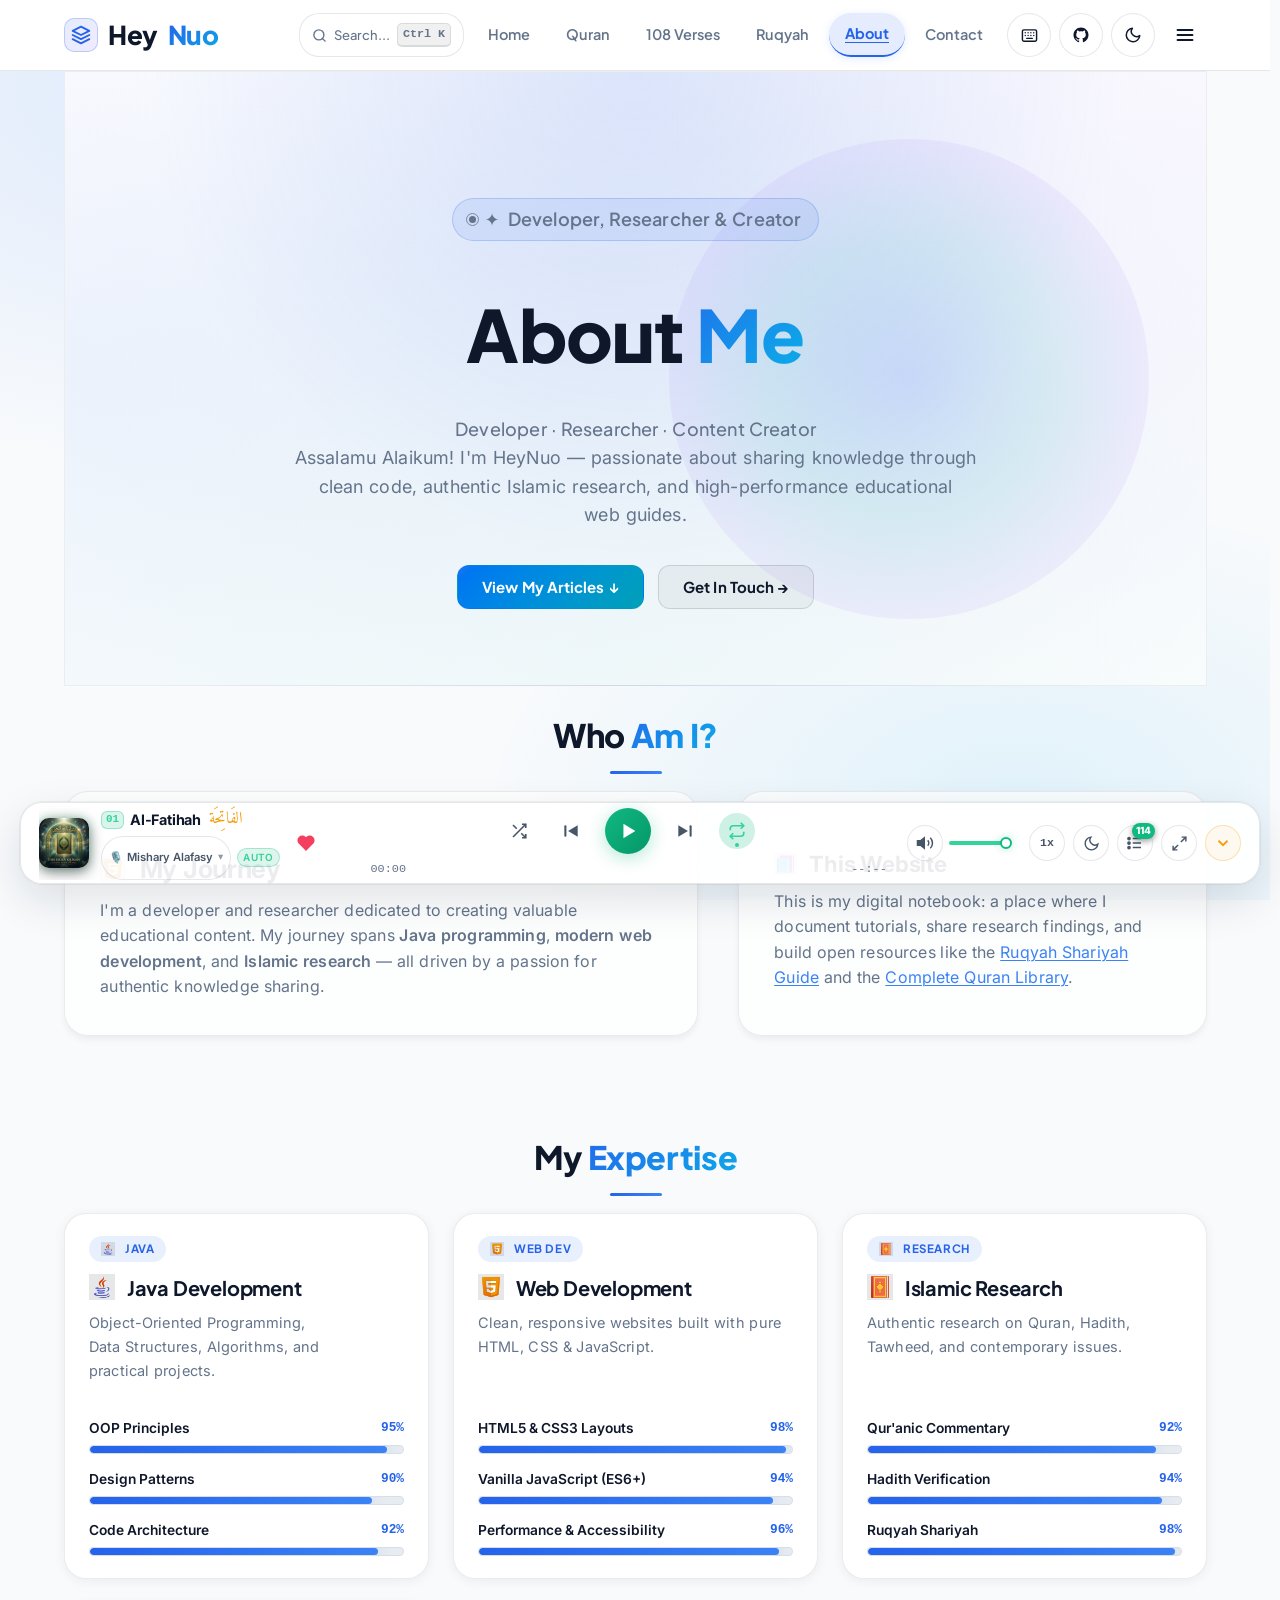
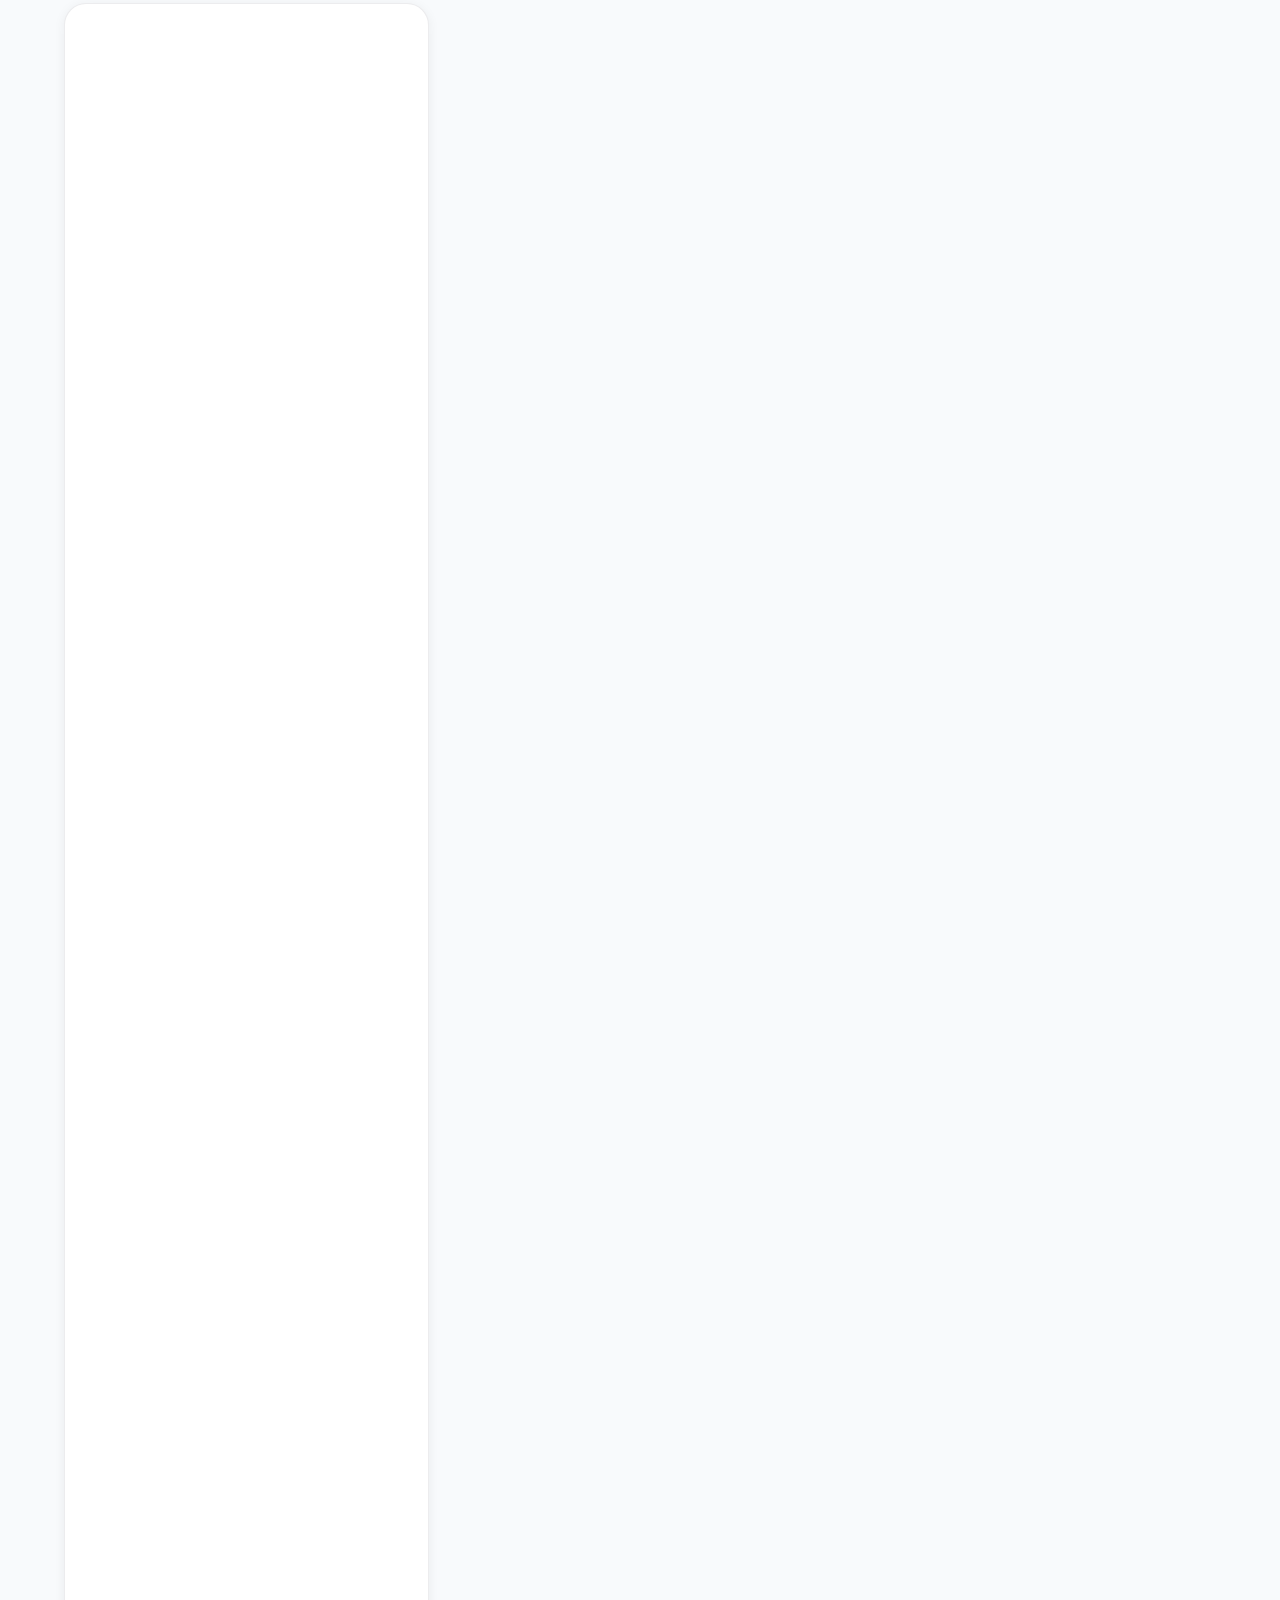
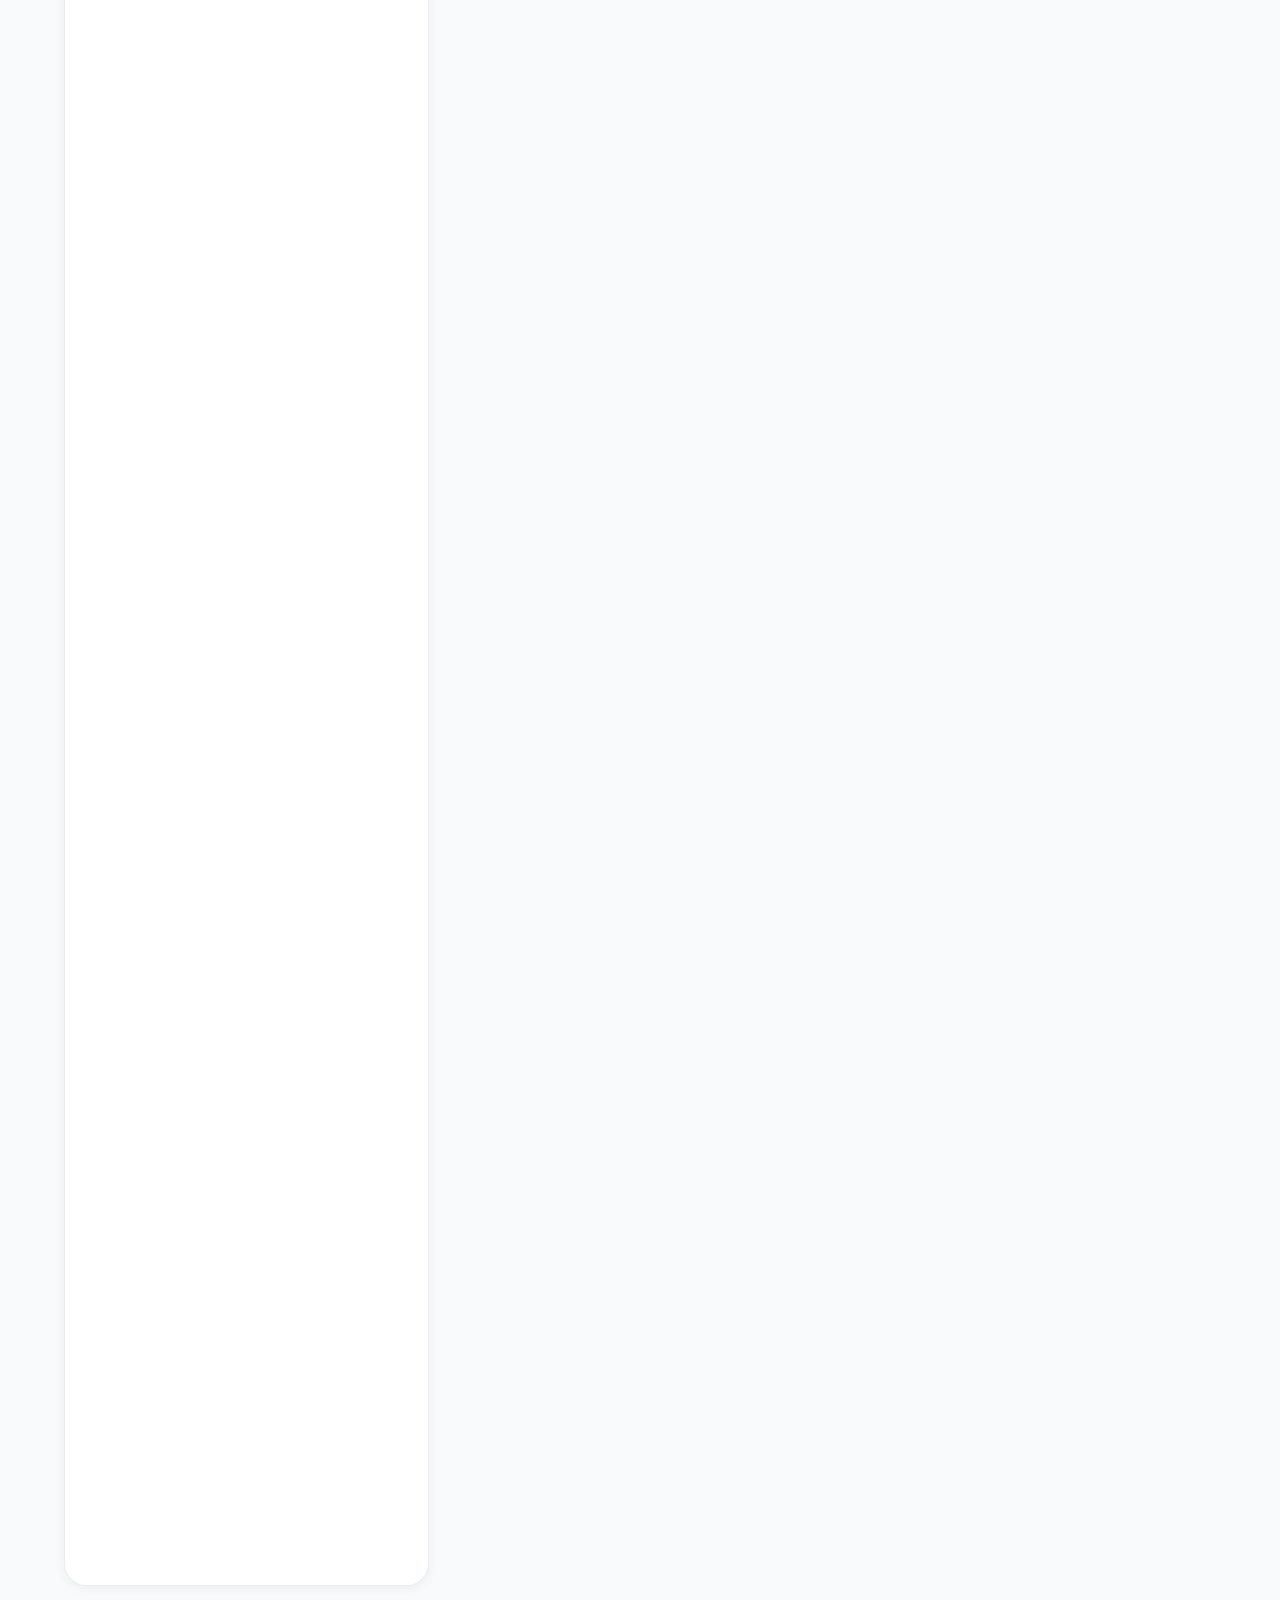
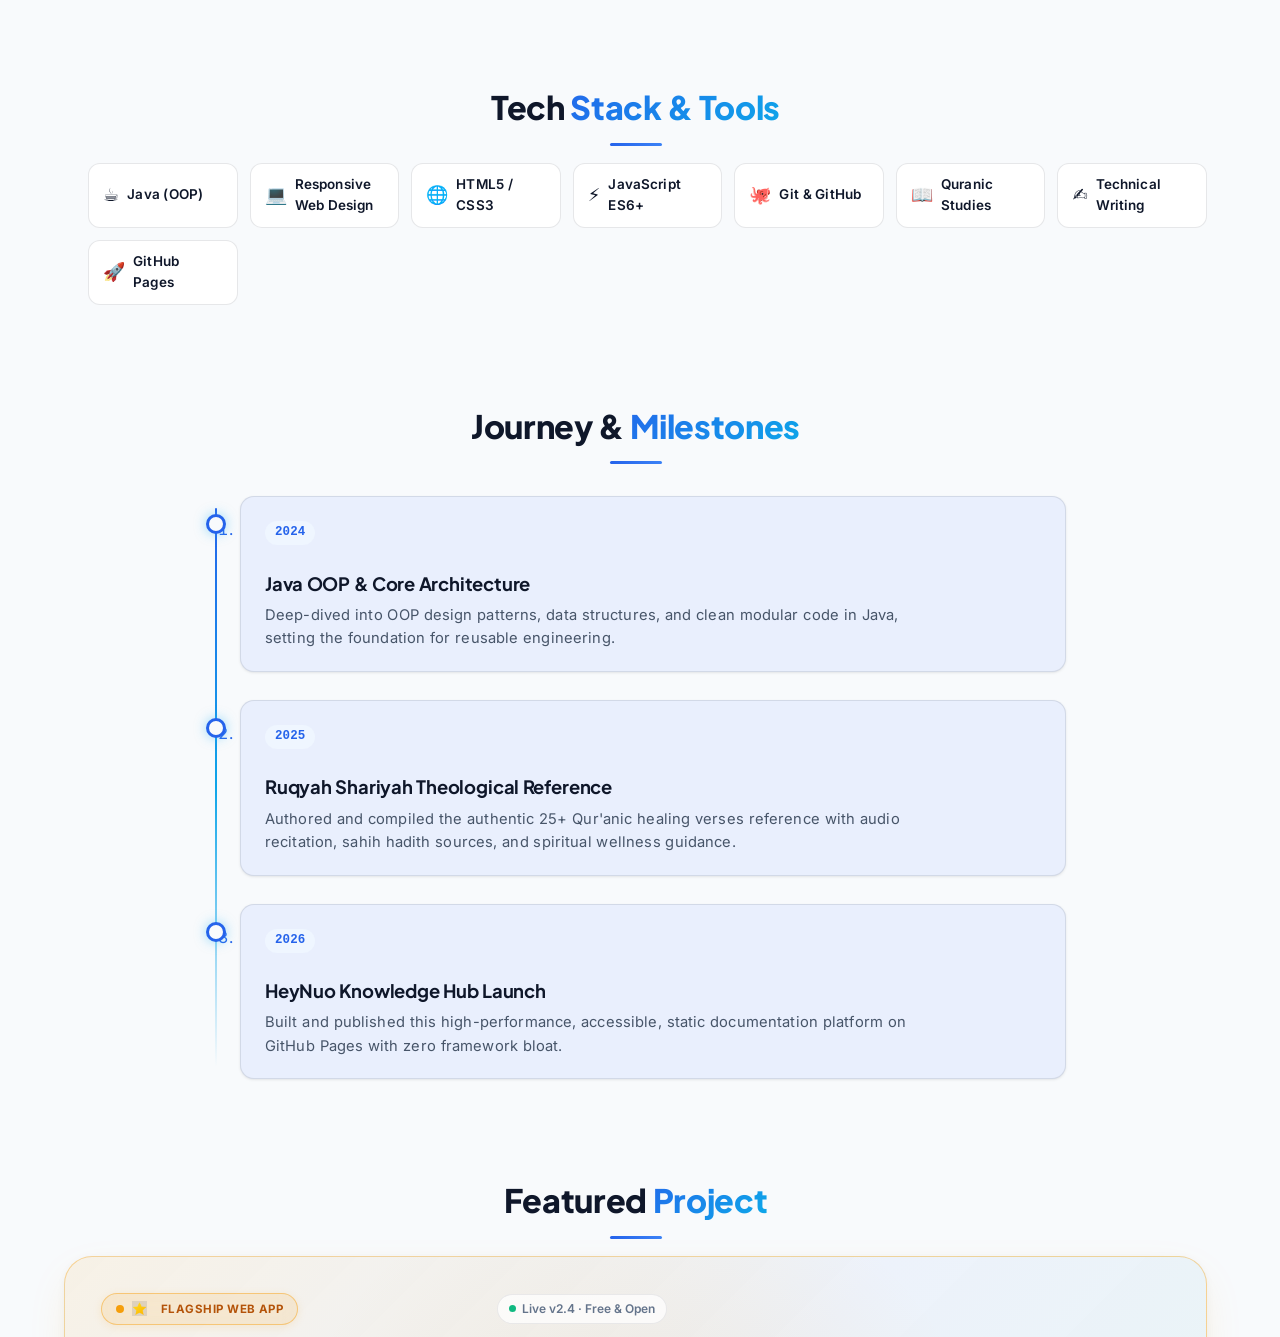
<file: about.html>
﻿<!DOCTYPE html>
<html lang="en" data-theme="light">

<head>
  <meta charset="UTF-8">
  <meta name="viewport" content="width=device-width, initial-scale=1.0, viewport-fit=cover">

  <!-- Theme Initialization: Prevents Flash of Unstyled Content (FOUC) -->
  <script>
    (function () {
      try {
        var savedTheme = localStorage.getItem('heynuo-theme');
        var prefersDark = window.matchMedia && window.matchMedia('(prefers-color-scheme: dark)').matches;
        var theme = savedTheme || (prefersDark ? 'dark' : 'light');
        document.documentElement.setAttribute('data-theme', theme);
        var savedReading = localStorage.getItem('heynuo-reading-theme');
        if (savedReading && savedReading !== 'default') {
          document.documentElement.setAttribute('data-reading-theme', savedReading);
        }
      } catch (e) {
        document.documentElement.setAttribute('data-theme', 'light');
      }
    })();
  </script>

  <!-- Perf: colour-scheme hint for the browser chrome -->
  <meta name="color-scheme" content="light dark">
  <meta name="theme-color" content="#2563eb" media="(prefers-color-scheme: light)">
  <meta name="theme-color" content="#0b1220" media="(prefers-color-scheme: dark)">

  <!-- SEO -->
  <meta name="robots" content="index, follow, max-image-preview:large, max-snippet:-1">
  <meta name="author" content="HeyNuo">
  <meta name="description"
    content="Learn about HeyNuo — a Java developer, Islamic researcher, and content creator sharing tutorials, research notes, and web development guides.">
  <link rel="canonical" href="https://heynuo.github.io/about.html">

  <title>About Me — HeyNuo | Developer &amp; Researcher</title>

  <!-- Open Graph -->
  <meta property="og:type" content="profile">
  <meta property="og:site_name" content="HeyNuo">
  <meta property="og:locale" content="en_US">
  <meta property="og:url" content="https://heynuo.github.io/about.html">
  <meta property="og:title" content="About Me — HeyNuo | Developer &amp; Researcher">
  <meta property="og:description"
    content="Java developer, Islamic researcher, and content creator sharing tutorials, research notes, and web development guides.">
  <meta property="og:image" content="https://heynuo.github.io/assets/banners/og-banner.jpg">
  <meta property="og:image:type" content="image/jpeg">
  <meta property="og:image:width" content="1200">
  <meta property="og:image:height" content="630">
  <meta property="og:image:alt" content="HeyNuo — Developer, Researcher, Content Creator">
  <meta property="profile:username" content="heynuo">

  <!-- Twitter -->
  <meta name="twitter:card" content="summary_large_image">
  <meta name="twitter:title" content="About Me — HeyNuo | Developer &amp; Researcher">
  <meta name="twitter:description" content="Java tutorials, Islamic research, and web development guides by HeyNuo.">
  <meta name="twitter:image" content="https://heynuo.github.io/assets/banners/og-banner.jpg">
  <meta name="twitter:image:alt" content="HeyNuo — Developer, Researcher, Content Creator">

  <!-- Favicon + PWA -->
  <link rel="icon" type="image/svg+xml"
    href="data:image/svg+xml,%3Csvg%20xmlns='http://www.w3.org/2000/svg'%20viewBox='0%200%20100%20100'%3E%3Crect%20width='100'%20height='100'%20fill='%232563eb'/%3E%3Ctext%20x='50'%20y='67'%20font-size='50'%20text-anchor='middle'%20fill='white'%20font-weight='bold'%3EHN%3C/text%3E%3C/svg%3E">
  <link rel="manifest" href="manifest.json">
  <link rel="alternate" type="application/rss+xml" title="HeyNuo RSS Feed" href="https://heynuo.github.io/rss.xml">
  <link rel="sitemap" type="application/xml" href="sitemap.xml">

  <!-- Structured data: ProfilePage + Person + Website + Breadcrumbs -->
  <script type="application/ld+json">
  {
    "@context": "https://schema.org",
    "@graph": [
      {
        "@type": "WebSite",
        "@id": "https://heynuo.github.io/#website",
        "url": "https://heynuo.github.io/",
        "name": "HeyNuo",
        "description": "Open knowledge sanctuary — Quranic sciences, Ruqyah Shariyah, and software engineering.",
        "publisher": { "@id": "https://heynuo.github.io/#person" },
        "inLanguage": "en"
      },
      {
        "@type": "Person",
        "@id": "https://heynuo.github.io/#person",
        "name": "HeyNuo",
        "alternateName": "Zahiruddin",
        "url": "https://heynuo.github.io/",
        "image": "https://heynuo.github.io/assets/banners/og-banner.jpg",
        "jobTitle": "Developer & Researcher",
        "description": "Java developer, Islamic researcher, and content creator focused on clean code and authentic knowledge sharing.",
        "sameAs": [ "https://github.com/heynuo" ],
        "knowsAbout": [
          "Java", "Object-Oriented Programming", "Design Patterns",
          "HTML5", "CSS3", "JavaScript ES6+",
          "Web Performance", "Web Accessibility",
          "Quranic Studies", "Hadith", "Ruqyah Shariyah"
        ]
      },
      {
        "@type": "ProfilePage",
        "@id": "https://heynuo.github.io/about.html#webpage",
        "url": "https://heynuo.github.io/about.html",
        "name": "About Me — HeyNuo",
        "description": "About HeyNuo — developer, Islamic researcher, and content creator.",
        "isPartOf": { "@id": "https://heynuo.github.io/#website" },
        "about": { "@id": "https://heynuo.github.io/#person" },
        "inLanguage": "en"
      },
      {
        "@type": "BreadcrumbList",
        "itemListElement": [
          { "@type": "ListItem", "position": 1, "name": "Home", "item": "https://heynuo.github.io/" },
          { "@type": "ListItem", "position": 2, "name": "About", "item": "https://heynuo.github.io/about.html" }
        ]
      }
    ]
  }
  </script>

  <!-- Fonts -->
  <link rel="preconnect" href="https://fonts.googleapis.com">
  <link rel="preconnect" href="https://fonts.gstatic.com" crossorigin>
  <link rel="preload" as="style"
    href="https://fonts.googleapis.com/css2?family=Amiri:ital,wght@0,400;0,700;1,400&family=Inter:wght@400;500;600;700&family=Merriweather:ital,wght@0,300;0,400;0,700;1,300&family=Plus+Jakarta+Sans:wght@400;500;600;700;800&display=swap">
  <link rel="stylesheet"
    href="https://fonts.googleapis.com/css2?family=Amiri:ital,wght@0,400;0,700;1,400&family=Inter:wght@400;500;600;700&family=Merriweather:ital,wght@0,300;0,400;0,700;1,300&family=Plus+Jakarta+Sans:wght@400;500;600;700;800&display=swap">

  <!-- App CSS -->
  <link rel="stylesheet" href="css/heynuo.css">
  <link rel="stylesheet" href="css/quran-player.css">
  <link rel="stylesheet" href="css/about.css">

  <!-- Screen-reader utility (also add to style.css so it's global) -->
  <style>
    .sr-only {
      position: absolute;
      inline-size: 1px;
      block-size: 1px;
      padding: 0;
      margin: -1px;
      overflow: hidden;
      clip: rect(0 0 0 0);
      clip-path: inset(50%);
      white-space: nowrap;
      border: 0;
    }
  </style>

  <!-- Fallback for no-JS: hide JS-dependent chrome -->
  <noscript>
    <style>
      .reading-progress {
        display: none !important;
      }
    </style>
  </noscript>
</head>

<body>
  <script src="assets/js/quran-player.js" defer></script>

  <div class="reading-progress" id="readingProgress" aria-hidden="true"></div>
  <a href="#main-content" class="skip-link">Skip to main content</a>

  <header>
    <nav class="container" aria-label="Main navigation">
      <a href="index.html" class="logo" aria-label="HeyNuo - Return to homepage">
        <span class="logo-mark" aria-hidden="true">
          <svg width="20" height="20" viewBox="0 0 24 24" fill="none" stroke="currentColor" stroke-width="2.2" stroke-linecap="round" stroke-linejoin="round">
            <path d="M12 2L2 7l10 5 10-5-10-5z"></path>
            <path d="M2 17l10 5 10-5"></path>
            <path d="M2 12l10 5 10-5"></path>
          </svg>
        </span>
        Hey<span>Nuo</span>
      </a>

      <div class="nav-right">
        <button type="button" class="nav-search-btn" id="navSearchBtn" aria-label="Search articles and topics (Ctrl+K)" title="Quick Search (Ctrl+K)">
          <span class="nav-search-icon" aria-hidden="true">
            <svg width="15" height="15" viewBox="0 0 24 24" fill="none" stroke="currentColor" stroke-width="2.2" stroke-linecap="round" stroke-linejoin="round"><circle cx="11" cy="11" r="8"></circle><line x1="21" y1="21" x2="16.65" y2="16.65"></line></svg>
          </span>
          <span class="nav-search-text">Search...</span>
          <kbd class="nav-search-kbd">Ctrl K</kbd>
        </button>

        <div class="nav-links" id="nav-links" role="region" aria-label="Site menu">
          <div class="nav-mobile-head">
            <div class="nav-mobile-brand">
              <span class="logo-mark-mini" aria-hidden="true">HN</span>
              <span>Navigation</span>
            </div>
            <button type="button" class="nav-mobile-close" id="navCloseBtn" aria-label="Close navigation menu">✕</button>
          </div>
          <a href="index.html" data-nav="index">Home</a>
          <a href="quran.html" data-nav="quran">Quran</a>
          <a href="quran-verses.html" data-nav="quran-verses">108 Verses</a>
          <a href="ruqyah.html" data-nav="ruqyah">Ruqyah</a>
          <a href="about.html" class="active" aria-current="page">About</a>
          <a href="contact.html" data-nav="contact">Contact</a>
        </div>

        <button type="button" class="nav-icon-btn shortcut-help-btn" id="headerShortcutsBtn" aria-label="Keyboard Shortcuts" title="Keyboard Shortcuts (?)">
          <svg width="17" height="17" viewBox="0 0 24 24" fill="none" stroke="currentColor" stroke-width="2" stroke-linecap="round" stroke-linejoin="round" aria-hidden="true">
            <rect x="2" y="4" width="20" height="16" rx="2"></rect>
            <path d="M6 8h.001M10 8h.001M14 8h.001M18 8h.001M6 12h.001M10 12h.001M14 12h.001M18 12h.001M8 16h8"></path>
          </svg>
        </button>

        <a href="https://github.com/heynuo" target="_blank" rel="noopener noreferrer" class="nav-icon-btn" aria-label="GitHub Profile @heynuo" title="GitHub @heynuo">
          <svg width="18" height="18" viewBox="0 0 24 24" fill="currentColor" aria-hidden="true"><path fill-rule="evenodd" clip-rule="evenodd" d="M12 2C6.477 2 2 6.484 2 12.017c0 4.425 2.865 8.18 6.839 9.504.5.092.682-.217.682-.483 0-.237-.008-.868-.013-1.703-2.782.605-3.369-1.343-3.369-1.343-.454-1.158-1.11-1.466-1.11-1.466-.908-.62.069-.608.069-.608 1.003.07 1.53 1.032 1.53 1.032.892 1.53 2.341 1.088 2.91.832.092-.647.35-1.088.636-1.338-2.22-.253-4.555-1.113-4.555-4.951 0-1.093.39-1.988 1.029-2.688-.103-.253-.446-1.272.098-2.65 0 0 .84-.27 2.75 1.026A9.564 9.564 0 0112 6.844c.85.004 1.705.115 2.504.337 1.909-1.296 2.747-1.027 2.747-1.027.546 1.379.202 2.398.1 2.651.64.7 1.028 1.595 1.028 2.688 0 3.848-2.339 4.695-4.566 4.943.359.309.678.92.678 1.855 0 1.338-.012 2.419-.012 2.747 0 .268.18.58.688.482A10.019 10.019 0 0022 12.017C22 6.484 17.522 2 12 2z"></path></svg>
        </a>

        <button type="button" class="theme-toggle" id="theme-toggle" aria-label="Toggle light or dark theme" title="Toggle theme (T)">
          <svg class="theme-svg-icon" width="18" height="18" viewBox="0 0 24 24" fill="none" stroke="currentColor" stroke-width="2" stroke-linecap="round" stroke-linejoin="round" aria-hidden="true"><path d="M21 12.79A9 9 0 1 1 11.21 3 7 7 0 0 0 21 12.79z"></path></svg>
        </button>

        <button type="button" class="menu-btn" id="menu-btn" aria-label="Toggle navigation menu" aria-controls="nav-links" aria-expanded="false">
          <svg width="20" height="20" viewBox="0 0 24 24" fill="none" stroke="currentColor" stroke-width="2.2" stroke-linecap="round" stroke-linejoin="round" aria-hidden="true"><line x1="3" y1="12" x2="21" y2="12"></line><line x1="3" y1="6" x2="21" y2="6"></line><line x1="3" y1="18" x2="21" y2="18"></line></svg>
        </button>
      </div>
    </nav>
  </header>

  <div class="container">
    <main id="main-content">

      <!-- ============ HERO ============ -->
      <section class="hero about-hero" aria-labelledby="pageTitle">
        <div class="hero-ambient-glow" aria-hidden="true"></div>
        <div class="hero-content">
          <p class="hero-badge">
            <span class="hero-badge-dot" aria-hidden="true"></span>
            <span aria-hidden="true">✦</span>
            <span>Developer, Researcher &amp; Creator</span>
          </p>
          <h1 id="pageTitle">About <span>Me</span></h1>
          <p class="hero-subtitle">Developer · Researcher · Content Creator</p>
          <p class="hero-description">
            Assalamu Alaikum! I'm HeyNuo — passionate about sharing knowledge through clean code,
            authentic Islamic research, and high-performance educational web guides.
          </p>
          <div class="hero-buttons">
            <a href="index.html#articles" class="btn btn-primary">View My Articles ↓</a>
            <a href="contact.html" class="btn btn-secondary">Get In Touch →</a>
          </div>
        </div>
      </section>

      <!-- ============ WHO AM I ============ -->
      <section class="section-spacing" aria-labelledby="whoTitle">
        <h2 class="section-title" id="whoTitle">Who <span>Am I?</span></h2>
        <div class="about">
          <article class="about-box">
            <h3>
              <img src="assets/icons/html5.png" alt="" class="inline-title-icon" width="24" height="24" loading="lazy"
                decoding="async" aria-hidden="true">
              My Journey
            </h3>
            <p>
              I'm a developer and researcher dedicated to creating valuable educational content.
              My journey spans <strong>Java programming</strong>, <strong>modern web development</strong>,
              and <strong>Islamic research</strong> — all driven by a passion for authentic knowledge sharing.
            </p>
          </article>
          <article class="about-box">
            <h3>
              <img src="assets/icons/books.png" alt="" class="inline-title-icon" width="24" height="24" loading="lazy"
                decoding="async" aria-hidden="true">
              This Website
            </h3>
            <p>
              This is my digital notebook: a place where I document tutorials, share research findings,
              and build open resources like the <a href="ruqyah.html">Ruqyah Shariyah Guide</a>
              and the <a href="quran.html">Complete Quran Library</a>.
            </p>
          </article>
        </div>
      </section>

      <!-- ============ EXPERTISE ============ -->
      <section class="section-spacing" aria-labelledby="expertiseTitle">
        <h2 class="section-title" id="expertiseTitle">My <span>Expertise</span></h2>
        <div class="cards">

          <article class="card" aria-labelledby="expJava">
            <span class="category">
              <img src="assets/icons/java.png" alt="" class="badge-icon" width="14" height="14" loading="lazy"
                decoding="async" aria-hidden="true">
              Java
            </span>
            <h3 id="expJava">
              <img src="assets/icons/java.png" alt="" class="inline-title-icon" width="22" height="22" loading="lazy"
                decoding="async" aria-hidden="true">
              Java Development
            </h3>
            <p>Object-Oriented Programming, Data Structures, Algorithms, and practical projects.</p>
            <div class="skill-meter-list" role="list">
              <div class="skill-meter" role="listitem">
                <div class="skill-meter-head">
                  <span id="s-java-1">OOP Principles</span>
                  <span class="skill-meter-num">95%</span>
                </div>
                <div class="skill-meter-track" role="progressbar" aria-labelledby="s-java-1" aria-valuemin="0"
                  aria-valuemax="100" aria-valuenow="95">
                  <div class="skill-meter-fill" data-pct="95" style="width:0%"></div>
                </div>
              </div>
              <div class="skill-meter" role="listitem">
                <div class="skill-meter-head">
                  <span id="s-java-2">Design Patterns</span>
                  <span class="skill-meter-num">90%</span>
                </div>
                <div class="skill-meter-track" role="progressbar" aria-labelledby="s-java-2" aria-valuemin="0"
                  aria-valuemax="100" aria-valuenow="90">
                  <div class="skill-meter-fill" data-pct="90" style="width:0%"></div>
                </div>
              </div>
              <div class="skill-meter" role="listitem">
                <div class="skill-meter-head">
                  <span id="s-java-3">Code Architecture</span>
                  <span class="skill-meter-num">92%</span>
                </div>
                <div class="skill-meter-track" role="progressbar" aria-labelledby="s-java-3" aria-valuemin="0"
                  aria-valuemax="100" aria-valuenow="92">
                  <div class="skill-meter-fill" data-pct="92" style="width:0%"></div>
                </div>
              </div>
            </div>
          </article>

          <article class="card" aria-labelledby="expWeb">
            <span class="category">
              <img src="assets/icons/html5.png" alt="" class="badge-icon" width="14" height="14" loading="lazy"
                decoding="async" aria-hidden="true">
              Web Dev
            </span>
            <h3 id="expWeb">
              <img src="assets/icons/html5.png" alt="" class="inline-title-icon" width="22" height="22" loading="lazy"
                decoding="async" aria-hidden="true">
              Web Development
            </h3>
            <p>Clean, responsive websites built with pure HTML, CSS &amp; JavaScript.</p>
            <div class="skill-meter-list" role="list">
              <div class="skill-meter" role="listitem">
                <div class="skill-meter-head">
                  <span id="s-web-1">HTML5 &amp; CSS3 Layouts</span>
                  <span class="skill-meter-num">98%</span>
                </div>
                <div class="skill-meter-track" role="progressbar" aria-labelledby="s-web-1" aria-valuemin="0"
                  aria-valuemax="100" aria-valuenow="98">
                  <div class="skill-meter-fill" data-pct="98" style="width:0%"></div>
                </div>
              </div>
              <div class="skill-meter" role="listitem">
                <div class="skill-meter-head">
                  <span id="s-web-2">Vanilla JavaScript (ES6+)</span>
                  <span class="skill-meter-num">94%</span>
                </div>
                <div class="skill-meter-track" role="progressbar" aria-labelledby="s-web-2" aria-valuemin="0"
                  aria-valuemax="100" aria-valuenow="94">
                  <div class="skill-meter-fill" data-pct="94" style="width:0%"></div>
                </div>
              </div>
              <div class="skill-meter" role="listitem">
                <div class="skill-meter-head">
                  <span id="s-web-3">Performance &amp; Accessibility</span>
                  <span class="skill-meter-num">96%</span>
                </div>
                <div class="skill-meter-track" role="progressbar" aria-labelledby="s-web-3" aria-valuemin="0"
                  aria-valuemax="100" aria-valuenow="96">
                  <div class="skill-meter-fill" data-pct="96" style="width:0%"></div>
                </div>
              </div>
            </div>
          </article>

          <article class="card" aria-labelledby="expResearch">
            <span class="category">
              <img src="assets/icons/quran.png" alt="" class="badge-icon" width="14" height="14" loading="lazy"
                decoding="async" aria-hidden="true">
              Research
            </span>
            <h3 id="expResearch">
              <img src="assets/icons/quran.png" alt="" class="inline-title-icon" width="22" height="22" loading="lazy"
                decoding="async" aria-hidden="true">
              Islamic Research
            </h3>
            <p>Authentic research on Quran, Hadith, Tawheed, and contemporary issues.</p>
            <div class="skill-meter-list" role="list">
              <div class="skill-meter" role="listitem">
                <div class="skill-meter-head">
                  <span id="s-res-1">Qur'anic Commentary</span>
                  <span class="skill-meter-num">92%</span>
                </div>
                <div class="skill-meter-track" role="progressbar" aria-labelledby="s-res-1" aria-valuemin="0"
                  aria-valuemax="100" aria-valuenow="92">
                  <div class="skill-meter-fill" data-pct="92" style="width:0%"></div>
                </div>
              </div>
              <div class="skill-meter" role="listitem">
                <div class="skill-meter-head">
                  <span id="s-res-2">Hadith Verification</span>
                  <span class="skill-meter-num">94%</span>
                </div>
                <div class="skill-meter-track" role="progressbar" aria-labelledby="s-res-2" aria-valuemin="0"
                  aria-valuemax="100" aria-valuenow="94">
                  <div class="skill-meter-fill" data-pct="94" style="width:0%"></div>
                </div>
              </div>
              <div class="skill-meter" role="listitem">
                <div class="skill-meter-head">
                  <span id="s-res-3">Ruqyah Shariyah</span>
                  <span class="skill-meter-num">98%</span>
                </div>
                <div class="skill-meter-track" role="progressbar" aria-labelledby="s-res-3" aria-valuemin="0"
                  aria-valuemax="100" aria-valuenow="98">
                  <div class="skill-meter-fill" data-pct="98" style="width:0%"></div>
                </div>
              </div>
            </div>
          </article>

          <article class="card" aria-labelledby="expContent">
            <span class="category">
              <img src="assets/icons/open-book.png" alt="" class="badge-icon" width="14" height="14" loading="lazy"
                decoding="async" aria-hidden="true">
              Content
            </span>
            <h3 id="expContent">
              <img src="assets/icons/open-book.png" alt="" class="inline-title-icon" width="22" height="22"
                loading="lazy" decoding="async" aria-hidden="true">
              Content Creation
            </h3>
            <p>Educational tutorials, guides, and research articles for learners worldwide.</p>
            <div class="skill-meter-list" role="list">
              <div class="skill-meter" role="listitem">
                <div class="skill-meter-head">
                  <span id="s-con-1">Technical Writing</span>
                  <span class="skill-meter-num">96%</span>
                </div>
                <div class="skill-meter-track" role="progressbar" aria-labelledby="s-con-1" aria-valuemin="0"
                  aria-valuemax="100" aria-valuenow="96">
                  <div class="skill-meter-fill" data-pct="96" style="width:0%"></div>
                </div>
              </div>
              <div class="skill-meter" role="listitem">
                <div class="skill-meter-head">
                  <span id="s-con-2">Diagrams &amp; Visuals</span>
                  <span class="skill-meter-num">90%</span>
                </div>
                <div class="skill-meter-track" role="progressbar" aria-labelledby="s-con-2" aria-valuemin="0"
                  aria-valuemax="100" aria-valuenow="90">
                  <div class="skill-meter-fill" data-pct="90" style="width:0%"></div>
                </div>
              </div>
              <div class="skill-meter" role="listitem">
                <div class="skill-meter-head">
                  <span id="s-con-3">Educational Clarity</span>
                  <span class="skill-meter-num">98%</span>
                </div>
                <div class="skill-meter-track" role="progressbar" aria-labelledby="s-con-3" aria-valuemin="0"
                  aria-valuemax="100" aria-valuenow="98">
                  <div class="skill-meter-fill" data-pct="98" style="width:0%"></div>
                </div>
              </div>
            </div>
          </article>

        </div>
      </section>

      <!-- ============ TECH STACK ============ -->
      <section class="section-spacing" aria-labelledby="stackTitle">
        <h2 class="section-title" id="stackTitle">Tech <span>Stack &amp; Tools</span></h2>
        <ul class="tech-stack-grid" role="list">
          <li class="tech-pill"><span class="icon" aria-hidden="true">☕</span> Java (OOP)</li>
          <li class="tech-pill"><span class="icon" aria-hidden="true">💻</span> Responsive Web Design</li>
          <li class="tech-pill"><span class="icon" aria-hidden="true">🌐</span> HTML5 / CSS3</li>
          <li class="tech-pill"><span class="icon" aria-hidden="true">⚡</span> JavaScript ES6+</li>
          <li class="tech-pill"><span class="icon" aria-hidden="true">🐙</span> Git &amp; GitHub</li>
          <li class="tech-pill"><span class="icon" aria-hidden="true">📖</span> Quranic Studies</li>
          <li class="tech-pill"><span class="icon" aria-hidden="true">✍️</span> Technical Writing</li>
          <li class="tech-pill"><span class="icon" aria-hidden="true">🚀</span> GitHub Pages</li>
        </ul>
      </section>

      <!-- ============ TIMELINE ============ -->
      <section class="section-spacing" aria-labelledby="timelineTitle">
        <h2 class="section-title" id="timelineTitle">Journey &amp; <span>Milestones</span></h2>
        <ol class="timeline" role="list">
          <li class="timeline-item">
            <div class="timeline-dot" aria-hidden="true"></div>
            <div class="timeline-card">
              <time class="timeline-date" datetime="2024">2024</time>
              <h3>Java OOP &amp; Core Architecture</h3>
              <p>Deep-dived into OOP design patterns, data structures, and clean modular code in Java, setting the
                foundation for reusable engineering.</p>
            </div>
          </li>
          <li class="timeline-item">
            <div class="timeline-dot" aria-hidden="true"></div>
            <div class="timeline-card">
              <time class="timeline-date" datetime="2025">2025</time>
              <h3>Ruqyah Shariyah Theological Reference</h3>
              <p>Authored and compiled the authentic 25+ Qur'anic healing verses reference with audio recitation, sahih
                hadith sources, and spiritual wellness guidance.</p>
            </div>
          </li>
          <li class="timeline-item">
            <div class="timeline-dot" aria-hidden="true"></div>
            <div class="timeline-card">
              <time class="timeline-date" datetime="2026">2026</time>
              <h3>HeyNuo Knowledge Hub Launch</h3>
              <p>Built and published this high-performance, accessible, static documentation platform on GitHub Pages
                with zero framework bloat.</p>
            </div>
          </li>
        </ol>
      </section>

      <!-- ============ FEATURED PROJECT ============ -->
      <section class="section-spacing" aria-labelledby="featuredTitle">
        <h2 class="section-title" id="featuredTitle">Featured <span>Project</span></h2>
        <article class="featured-banner" aria-labelledby="featuredProjectTitle">
          <div class="featured-ambient-glow" aria-hidden="true"></div>
          <div class="featured-banner-grid">
            <div class="featured-banner-info">
              <div class="featured-header-row">
                <div class="project-featured-badge">
                  <span class="pulse-beacon" aria-hidden="true"></span>
                  <img src="assets/icons/star.png" alt="" width="14" height="14" loading="lazy" decoding="async"
                    class="btn-icon" aria-hidden="true">
                  Flagship Web App
                </div>
                <div class="featured-pill-tag">
                  <span class="badge-dot-green" aria-hidden="true"></span>
                  Live v2.4 · Free &amp; Open
                </div>
              </div>

              <h3 class="featured-banner-title" id="featuredProjectTitle">
                <img src="assets/icons/quran.png" alt="" class="inline-title-icon" width="26" height="26" loading="lazy"
                  decoding="async" aria-hidden="true">
                <span>Ruqyah Shariyah</span> Comprehensive Guide
              </h3>

              <p class="featured-banner-desc">
                An authentic, interactive web resource for Qur'anic healing verses — covering protection,
                jinn expulsion, spiritual remedies, and more, based directly on Qur'an &amp; Sunnah.
              </p>

              <ul class="featured-highlights" role="list">
                <li class="featured-highlight-item">
                  <span class="featured-highlight-icon" aria-hidden="true">📖</span>
                  <div>
                    <strong>25+ Verses</strong>
                    <small>Arabic + English + Tajweed</small>
                  </div>
                </li>
                <li class="featured-highlight-item">
                  <span class="featured-highlight-icon" aria-hidden="true">🎧</span>
                  <div>
                    <strong>Studio Audio</strong>
                    <small>Mishary Alafasy Reciter</small>
                  </div>
                </li>
                <li class="featured-highlight-item">
                  <span class="featured-highlight-icon" aria-hidden="true">🛡️</span>
                  <div>
                    <strong>Sunnah Sourced</strong>
                    <small>Authentic Hadith Citations</small>
                  </div>
                </li>
              </ul>

              <div class="featured-actions">
                <a href="ruqyah.html" class="project-btn">
                  <img src="assets/icons/open-book.png" alt="" width="18" height="18" loading="lazy" decoding="async"
                    class="btn-icon" aria-hidden="true">
                  <span>Open Ruqyah Guide</span>
                  <span class="btn-arrow" aria-hidden="true">→</span>
                </a>
                <a href="jinn-islamic-theology.html" class="btn btn-secondary">
                  Theology Article →
                </a>
              </div>
            </div>

            <div class="featured-banner-preview">
              <img src="assets/banners/ruqyah-theology.jpg" alt="Ruqyah Shariyah Guide — preview banner" width="600"
                height="375" loading="lazy" decoding="async" class="preview-main-img"
                srcset="assets/banners/ruqyah-theology-800.jpg 800w, assets/banners/ruqyah-theology.jpg 1376w"
                sizes="(max-width: 700px) 100vw, 600px">

              <div class="preview-floating-badge badge-top-left">
                <span class="badge-dot-green" aria-hidden="true"></span>
                Verified PWA
              </div>
              <div class="preview-floating-badge badge-top-right">
                <div class="preview-mini-waves" aria-hidden="true">
                  <span></span><span></span><span></span><span></span>
                </div>
                <span>Audio Synced</span>
              </div>

              <div class="preview-hover-overlay">
                <a href="ruqyah.html" class="preview-launch-btn">
                  <img src="assets/icons/rocket.png" alt="" width="16" height="16" loading="lazy" decoding="async"
                    aria-hidden="true">
                  Launch Full Guide ↗
                </a>
              </div>
            </div>
          </div>
        </article>
      </section>

      <!-- ============ SHORT BIO ============ -->
      <section class="section-spacing" aria-labelledby="bioTitle">
        <h2 id="bioTitle" class="sr-only">Short Bio</h2>
        <div class="bio-card">
          <div class="bio-card-header">
            <div>
              <span class="bio-badge" aria-hidden="true">📋 Short Bio</span>
              <h3 style="margin:6px 0 0; font-family:var(--font-display); font-size:17px;">
                For Collaborations &amp; Introductions
              </h3>
            </div>
            <button type="button" class="btn btn-secondary btn-sm" id="copyBioBtn" title="Copy bio to clipboard"
              aria-describedby="bioCopyHint">
              <span aria-hidden="true">📋</span> Copy Bio
            </button>
          </div>
          <p class="bio-text" id="bioText">
            HeyNuo is a developer and researcher passionate about clean Java OOP architecture,
            authentic Islamic theological research, and lightweight, high-performance web development.
          </p>
          <span id="bioCopyHint" class="sr-only">Copies the bio text above to your clipboard.</span>
        </div>
      </section>

      <!-- ============ VALUES ============ -->
      <section class="section-spacing" aria-labelledby="valuesTitle">
        <h2 class="section-title" id="valuesTitle">My <span>Values</span></h2>
        <div class="about">
          <article class="about-box">
            <h3><span aria-hidden="true">✓</span> Authenticity</h3>
            <p>Verified information from reliable sources — in both code and faith.</p>
          </article>
          <article class="about-box">
            <h3><span aria-hidden="true">♥</span> Service</h3>
            <p>Creating content that genuinely helps learners and seekers of knowledge.</p>
          </article>
          <article class="about-box">
            <h3><span aria-hidden="true">⚡</span> Simplicity</h3>
            <p>Breaking complex topics into clear, digestible lessons for everyone.</p>
          </article>
          <article class="about-box">
            <h3><span aria-hidden="true">🌱</span> Growth</h3>
            <p>Committed to lifelong learning in technology and Islamic knowledge.</p>
          </article>
        </div>
      </section>

      <!-- ============ CTA ============ -->
      <section class="hero cta-section" aria-labelledby="ctaTitle">
        <h2 id="ctaTitle">Let's <span>Connect</span></h2>
        <p class="cta-text">Have questions, suggestions, or want to collaborate? I'd love to hear from you!</p>
        <div class="hero-buttons">
          <a href="contact.html" class="btn btn-primary">Get In Touch</a>
          <button type="button" class="btn btn-secondary copy-email-btn" data-user="zahiruddin44044"
            data-domain="gmail.com" aria-label="Copy email address to clipboard">
            <img src="assets/icons/email.png" alt="" class="btn-icon" width="16" height="16" loading="lazy"
              decoding="async" aria-hidden="true">
            Copy Email
          </button>
        </div>
      </section>

    </main>

    <!-- ============ FOOTER ============ -->
    <footer>
      <div class="footer-container">
        <!-- Main 5-Column Grid -->
        <div class="footer-grid">
          <!-- Column 1: HeyNuo Brand & About -->
          <div class="footer-col footer-col-brand">
            <a href="index.html" class="footer-brand-logo" aria-label="HeyNuo Homepage">
              <span class="logo-mark" aria-hidden="true">
                <svg width="18" height="18" viewBox="0 0 24 24" fill="none" stroke="currentColor" stroke-width="2.2" stroke-linecap="round" stroke-linejoin="round">
                  <path d="M12 2L2 7l10 5 10-5-10-5z"></path>
                  <path d="M2 17l10 5 10-5"></path>
                  <path d="M2 12l10 5 10-5"></path>
                </svg>
              </span>
              <span class="footer-logo-name">Hey<span>Nuo</span></span>
            </a>
            <p class="footer-brand-desc">
              Open knowledge sanctuary uniting authentic Quranic sciences, referenced Ruqyah Shariyah, and modern enterprise software engineering.
            </p>
            <p class="footer-brand-motto">
              <span class="motto-icon" aria-hidden="true">🕊️</span>
              <span>“My Lord, increase me in knowledge.”</span>
              <cite>— 20:114</cite>
            </p>
            <div class="footer-badges-grid">
              <span class="footer-badge badge-vanilla">
                <span class="badge-beacon" aria-hidden="true"></span>
                <span>Vanilla Web</span>
              </span>
              <span class="footer-badge">
                <svg width="11" height="11" viewBox="0 0 24 24" fill="none" stroke="currentColor" stroke-width="2.2" stroke-linecap="round" stroke-linejoin="round" aria-hidden="true"><path d="M12 22s8-4 8-10V5l-8-3-8 3v7c0 6 8 10 8 10z"></path></svg>
                <span>Zero Ads &amp; Trackers</span>
              </span>
              <span class="footer-badge">
                <svg width="11" height="11" viewBox="0 0 24 24" fill="none" stroke="currentColor" stroke-width="2.2" stroke-linecap="round" stroke-linejoin="round" aria-hidden="true"><polyline points="20 6 9 17 4 12"></polyline></svg>
                <span>MIT Licensed</span>
              </span>
              <span class="footer-badge">
                <span class="badge-icon-txt" aria-hidden="true">♿</span>
                <span>Targeting WCAG 2.1 AA</span>
              </span>
            </div>
            <nav class="footer-social-row" aria-label="Connect and follow">
              <a href="https://github.com/heynuo" target="_blank" rel="noopener noreferrer"
                 class="footer-social-link" aria-label="GitHub @heynuo" title="GitHub">
                <svg width="15" height="15" viewBox="0 0 24 24" fill="currentColor" aria-hidden="true"><path fill-rule="evenodd" clip-rule="evenodd" d="M12 2C6.477 2 2 6.484 2 12.017c0 4.425 2.865 8.18 6.839 9.504.5.092.682-.217.682-.483 0-.237-.008-.868-.013-1.703-2.782.605-3.369-1.343-3.369-1.343-.454-1.158-1.11-1.466-1.11-1.466-.908-.62.069-.608.069-.608 1.003.07 1.53 1.032 1.53 1.032.892 1.53 2.341 1.088 2.91.832.092-.647.35-1.088.636-1.338-2.22-.253-4.555-1.113-4.555-4.951 0-1.093.39-1.988 1.029-2.688-.103-.253-.446-1.272.098-2.65 0 0 .84-.27 2.75 1.026A9.564 9.564 0 0112 6.844c.85.004 1.705.115 2.504.337 1.909-1.296 2.747-1.027 2.747-1.027.546 1.379.202 2.398.1 2.651.64.7 1.028 1.595 1.028 2.688 0 3.848-2.339 4.695-4.566 4.943.359.309.678.92.678 1.855 0 1.338-.012 2.419-.012 2.747 0 .268.18.58.688.482A10.019 10.019 0 0022 12.017C22 6.484 17.522 2 12 2z"/></svg>
              </a>
              <a href="rss.xml" class="footer-social-link" aria-label="RSS Feed" title="RSS">
                <svg width="15" height="15" viewBox="0 0 24 24" fill="none" stroke="currentColor" stroke-width="2.4" stroke-linecap="round" stroke-linejoin="round" aria-hidden="true"><path d="M4 11a9 9 0 0 1 9 9"/><path d="M4 4a16 16 0 0 1 16 16"/><circle cx="5" cy="19" r="1"/></svg>
              </a>
            </nav>
          </div>

          <!-- Column 2: Sacred Sciences -->
          <div class="footer-col">
            <h2 class="footer-heading">
              <span class="footer-heading-icon" aria-hidden="true">📖</span>
              <span>Sacred Sciences</span>
            </h2>
            <ul class="footer-nav-list">
              <li>
                <a href="quran.html" data-nav="quran">
                  <span>Quran Player</span>
                  <span class="footer-pill-tag">114 Surahs</span>
                </a>
              </li>
              <li>
                <a href="quran-verses.html" data-nav="quran-verses">
                  <span>108 Master Verses</span>
                  <span class="footer-pill-tag audio-tag">Audio</span>
                </a>
              </li>
              <li>
                <a href="ruqyah.html" data-nav="ruqyah">
                  <span>Ruqyah Sanctuary</span>
                  <span class="footer-pill-tag shifa-tag">60 Cards</span>
                </a>
              </li>
              <li>
                <a href="jinn-islamic-theology.html" data-nav="jinn-islamic-theology">
                  <span>Jinn Islamic Theology</span>
                </a>
              </li>
            </ul>
          </div>

          <!-- Column 3: Engineering -->
          <div class="footer-col">
            <h2 class="footer-heading">
              <span class="footer-heading-icon" aria-hidden="true">⚡</span>
              <span>Engineering</span>
            </h2>
            <ul class="footer-nav-list">
              <li>
                <a href="spring-boot-architecture.html" data-nav="spring-boot-architecture">
                  <span>Spring Boot Enterprise</span>
                  <span class="footer-pill-tag new-tag">New</span>
                </a>
              </li>
              <li>
                <a href="java-oop.html" data-nav="java-oop">
                  <span>Java OOP Masterclass</span>
                </a>
              </li>
              <li>
                <a href="web-dev-guide.html" data-nav="web-dev-guide">
                  <span>Pure Web Dev Guide</span>
                </a>
              </li>
            </ul>
          </div>

          <!-- Column 4: Site & Author -->
          <div class="footer-col">
            <h2 class="footer-heading">
              <span class="footer-heading-icon" aria-hidden="true">👤</span>
              <span>Site &amp; Author</span>
            </h2>
            <ul class="footer-nav-list">
              <li>
                <a href="index.html" data-nav="index">Home</a>
              </li>
              <li>
                <a href="about.html" class="active" aria-current="page">
                  <span>About Zahiruddin</span>
                </a>
              </li>
              <li>
                <a href="contact.html" data-nav="contact">
                  <span>Contact &amp; Inquiries</span>
                </a>
              </li>
              
            </ul>
          </div>

          <!-- Column 5: Trust & Access -->
          <div class="footer-col">
            <h2 class="footer-heading">
              <span class="footer-heading-icon" aria-hidden="true">🛡️</span>
              <span>Trust &amp; Access</span>
            </h2>
            <ul class="footer-nav-list">
              <li>
                <a href="privacy.html" data-nav="privacy">
                  <span>Privacy &amp; Sources</span>
                  <span class="footer-pill-tag trust-tag">Verified</span>
                </a>
              </li>
              
              <li>
                <a href="sitemap.xml">
                  <span>XML Sitemap</span>
                </a>
              </li>
            </ul>
          </div>
        </div>

        <!-- Bottom Footer Bar -->
        <div class="footer-bottom">
          <div class="footer-meta-block">
            <p class="footer-copy">© <time class="footer-year" datetime="2026" data-footer-year>2026</time> <strong>HeyNuo</strong> · Built with HTML, CSS &amp; JavaScript · Free &amp; Open Knowledge</p>
            <p class="footer-attribution">Made by HeyNuo · Hosted on GitHub Pages</p>
          </div>

          <div class="footer-controls">
            <button type="button" class="footer-ctrl-btn shortcut-help-btn" id="shortcutHelpBtn" title="View keyboard shortcuts (?)">
              <span aria-hidden="true">⌨️</span>
              <span>Shortcuts</span>
              <kbd class="footer-kbd">?</kbd>
            </button>
          </div>
        </div>
      </div>
    </footer>
  </div>

  <div id="toastContainer" class="toast-container" aria-live="polite" aria-atomic="true"></div>

  <!-- Keyboard Shortcuts Modal (WCAG 2.1.4 compliant) -->
  <div class="shortcuts-modal-backdrop" id="shortcutsModal" aria-hidden="true" role="dialog" aria-modal="true" aria-labelledby="shortcutsTitle">
    <div class="shortcuts-modal">
      <div class="shortcuts-header">
        <div class="shortcuts-title-wrap">
          <span class="shortcuts-header-icon" aria-hidden="true">⌨️</span>
          <div>
            <h3 id="shortcutsTitle">Keyboard Shortcuts</h3>
            <p class="shortcuts-subtitle">Productivity hotkeys &amp; audio player controls</p>
          </div>
        </div>
        <button type="button" class="announcement-close" id="shortcutsClose" aria-label="Close shortcuts dialog">✕</button>
      </div>

      <div class="shortcuts-toggle-row">
        <label for="toggleSingleShortcuts" class="shortcuts-toggle-label">
          <span>Enable Single-Key Shortcuts (<kbd>T</kbd>, <kbd>H</kbd>, <kbd>A</kbd>, <kbd>C</kbd>, <kbd>?</kbd>, <kbd>Space</kbd>)</span>
          <small>Disable if you use voice dictation or assistive technology (WCAG 2.1.4)</small>
        </label>
        <input type="checkbox" id="toggleSingleShortcuts" class="shortcuts-checkbox" checked>
      </div>

      <div class="shortcuts-body-scroll">
        <!-- Section 1: Navigation & System -->
        <div class="shortcuts-group">
          <h4 class="shortcuts-group-title">
            <span class="group-icon" aria-hidden="true">🌐</span> Navigation &amp; Commands
          </h4>
          <div class="shortcuts-list">
            <div class="shortcut-row">
              <span class="shortcut-desc">Search &amp; Command Palette</span>
              <span class="shortcut-keys"><kbd class="shortcut-key">Ctrl + K</kbd> <span class="shortcut-or">or</span> <kbd class="shortcut-key">/</kbd></span>
            </div>
            <div class="shortcut-row">
              <span class="shortcut-desc">Go to Home Dashboard</span>
              <span class="shortcut-keys"><kbd class="shortcut-key">H</kbd></span>
            </div>
            <div class="shortcut-row">
              <span class="shortcut-desc">Go to About Page</span>
              <span class="shortcut-keys"><kbd class="shortcut-key">A</kbd></span>
            </div>
            <div class="shortcut-row">
              <span class="shortcut-desc">Go to Contact</span>
              <span class="shortcut-keys"><kbd class="shortcut-key">C</kbd></span>
            </div>
            <div class="shortcut-row">
              <span class="shortcut-desc">View This Shortcuts Modal</span>
              <span class="shortcut-keys"><kbd class="shortcut-key">?</kbd></span>
            </div>
            <div class="shortcut-row">
              <span class="shortcut-desc">Close Any Dialog or Menu</span>
              <span class="shortcut-keys"><kbd class="shortcut-key">Esc</kbd></span>
            </div>
          </div>
        </div>

        <!-- Section 2: Themes & Comfort -->
        <div class="shortcuts-group">
          <h4 class="shortcuts-group-title">
            <span class="group-icon" aria-hidden="true">🎨</span> Display &amp; Reading Modes
          </h4>
          <div class="shortcuts-list">
            <div class="shortcut-row">
              <span class="shortcut-desc">Toggle Dark / Light Theme</span>
              <span class="shortcut-keys"><kbd class="shortcut-key">T</kbd></span>
            </div>
            <div class="shortcut-row">
              <span class="shortcut-desc">Sepia Comfort / Slate Night Mode</span>
              <span class="shortcut-keys"><kbd class="shortcut-key">Palette / Menu</kbd></span>
            </div>
          </div>
        </div>

        <!-- Section 3: Audio & Quran Player -->
        <div class="shortcuts-group">
          <h4 class="shortcuts-group-title">
            <span class="group-icon" aria-hidden="true">🎧</span> Quran &amp; Media Player
          </h4>
          <div class="shortcuts-list">
            <div class="shortcut-row">
              <span class="shortcut-desc">Quran Play / Pause</span>
              <span class="shortcut-keys"><kbd class="shortcut-key">Space</kbd></span>
            </div>
            <div class="shortcut-row">
              <span class="shortcut-desc">Next / Previous Surah</span>
              <span class="shortcut-keys"><kbd class="shortcut-key">→</kbd> <span class="shortcut-or">/</span> <kbd class="shortcut-key">←</kbd></span>
            </div>
            <div class="shortcut-row">
              <span class="shortcut-desc">Surah Playlist Queue</span>
              <span class="shortcut-keys"><kbd class="shortcut-key">Q</kbd></span>
            </div>
            <div class="shortcut-row">
              <span class="shortcut-desc">Fullscreen Player Modal</span>
              <span class="shortcut-keys"><kbd class="shortcut-key">F</kbd></span>
            </div>
            <div class="shortcut-row">
              <span class="shortcut-desc">Minimize / Restore Player</span>
              <span class="shortcut-keys"><kbd class="shortcut-key">V</kbd></span>
            </div>
          </div>
        </div>
      </div>

      <div class="shortcuts-footer">
        <span class="shortcuts-footer-hint">💡 Press <kbd class="shortcut-key-inline">Esc</kbd> or click outside to dismiss</span>
      </div>
    </div>
  </div>

  <script src="buttons.js" defer></script>
  <script src="js/script.js" defer></script>
</body>

</html>
</file>
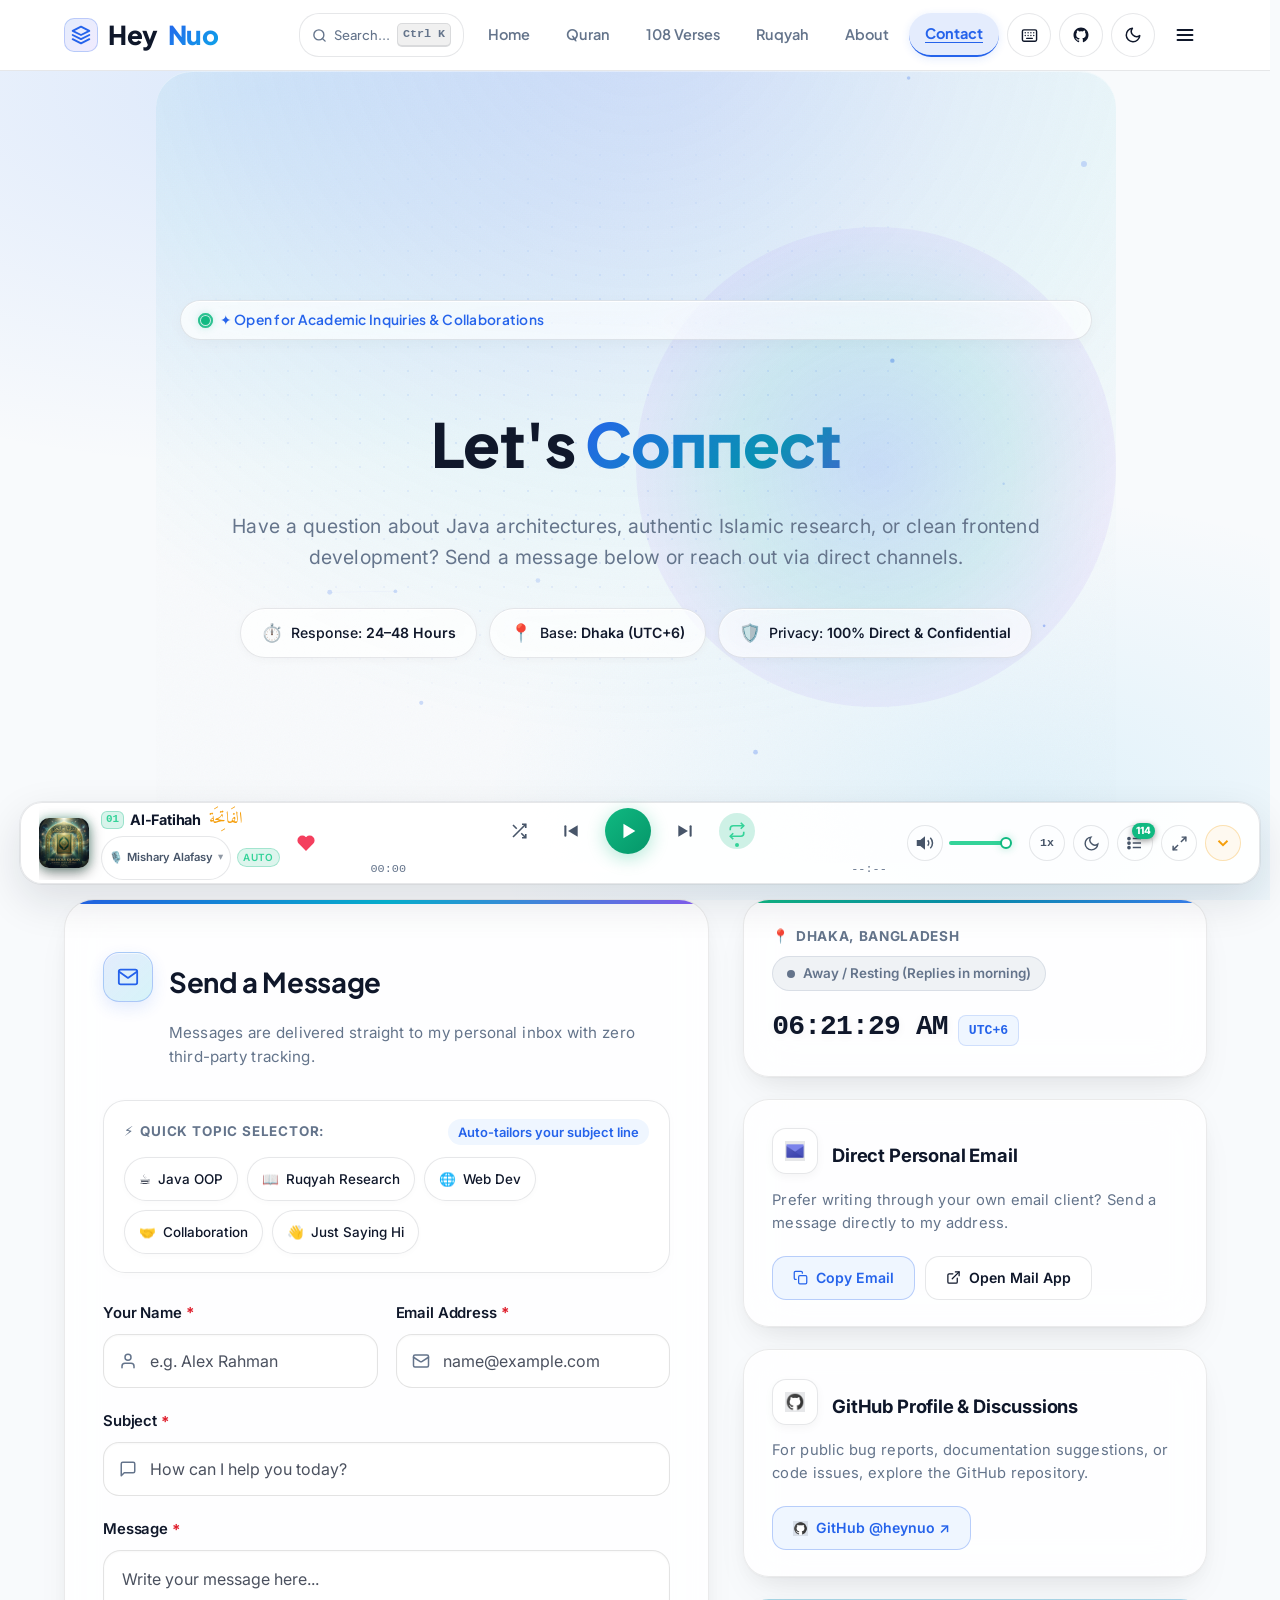
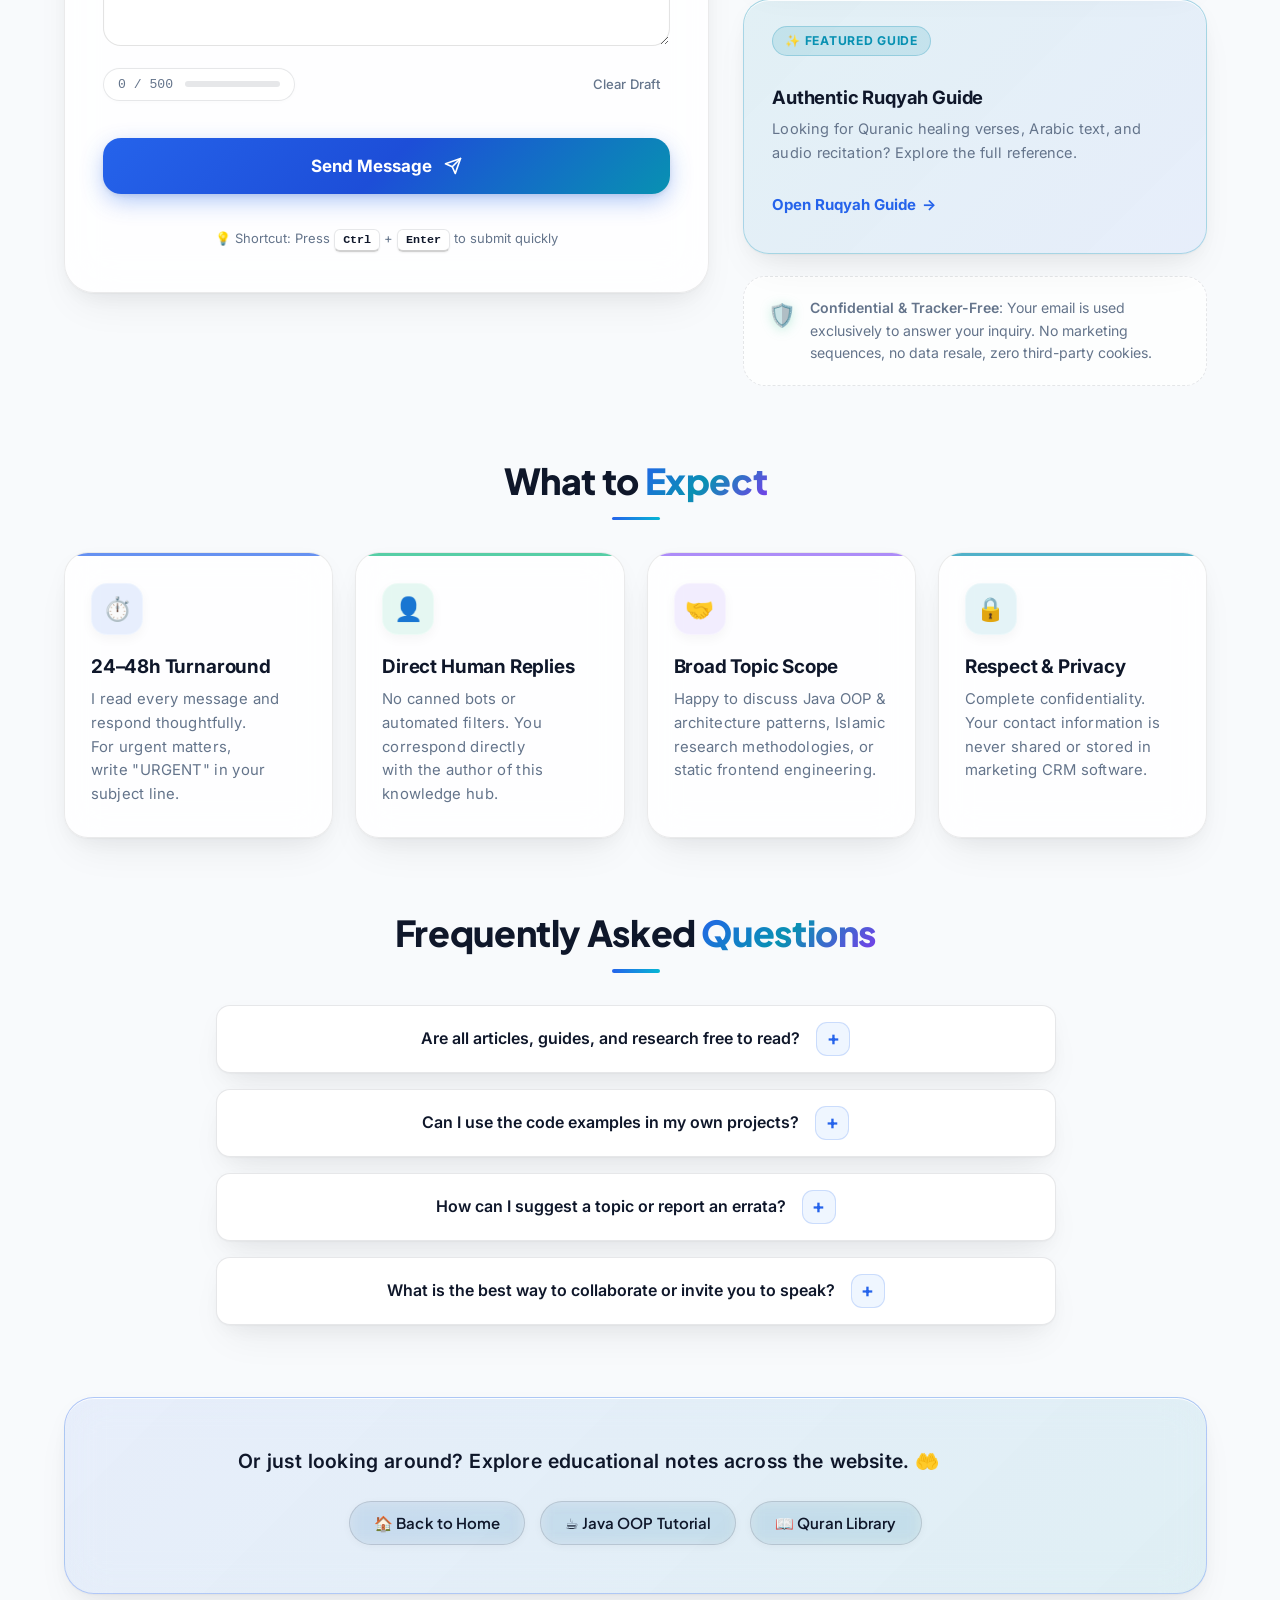
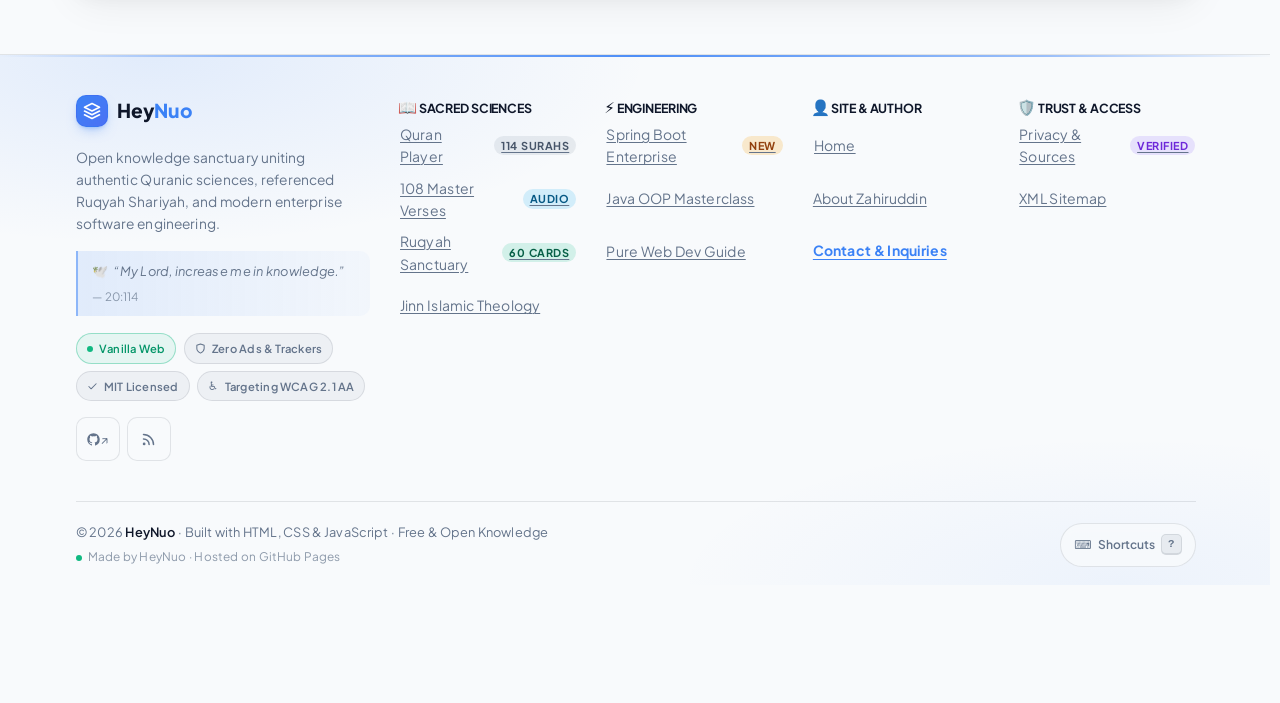
<file: contact.html>
﻿<!DOCTYPE html>
<html lang="en" data-theme="light">
<head>
  <meta charset="UTF-8">
  <meta name="viewport" content="width=device-width, initial-scale=1.0, viewport-fit=cover">

  <!-- Theme Initialization: Prevents Flash of Unstyled Content (FOUC) -->
  <script>
    (function () {
      try {
        var savedTheme = localStorage.getItem('heynuo-theme');
        var prefersDark = window.matchMedia && window.matchMedia('(prefers-color-scheme: dark)').matches;
        var theme = savedTheme || (prefersDark ? 'dark' : 'light');
        document.documentElement.setAttribute('data-theme', theme);
        var savedReading = localStorage.getItem('heynuo-reading-theme');
        if (savedReading && savedReading !== 'default') {
          document.documentElement.setAttribute('data-reading-theme', savedReading);
        }
      } catch (e) {
        document.documentElement.setAttribute('data-theme', 'light');
      }
    })();
  </script>
  <meta name="robots" content="index, follow">
  <title>Contact Me - HeyNuo | Get In Touch</title>
  <meta name="description" content="Get in touch with HeyNuo for collaborations, questions about Java tutorials, Islamic research, or web development projects. Let's connect!">
  <meta name="keywords" content="Contact HeyNuo, developer contact, collaboration, Java help, Islamic research questions, web development inquiry">
  <meta name="author" content="HeyNuo">
  <link rel="canonical" href="https://heynuo.github.io/contact.html">
  <meta property="og:title" content="Contact Me - HeyNuo | Get In Touch">
  <meta property="og:description" content="Have questions or want to collaborate? Reach out to HeyNuo for Java, Islamic research, or web development inquiries.">
  <meta property="og:image" content="https://heynuo.github.io/assets/banners/og-banner.jpg">
  <meta property="og:image:width" content="1200">
  <meta property="og:image:height" content="630">
  <meta property="og:url" content="https://heynuo.github.io/contact.html">
  <meta property="og:type" content="website">
  <meta property="og:site_name" content="HeyNuo">
  <meta name="twitter:card" content="summary_large_image">
  <meta name="twitter:title" content="Contact Me - HeyNuo | Get In Touch">
  <meta name="twitter:description" content="Reach out for collaborations, questions, or just to say hello!">
  <meta name="twitter:image" content="https://heynuo.github.io/assets/banners/og-banner.jpg">
  <link rel="icon" type="image/svg+xml" href="data:image/svg+xml,%3Csvg%20xmlns='http://www.w3.org/2000/svg'%20viewBox='0%200%20100%20100'%3E%3Crect%20width='100'%20height='100'%20fill='%232563eb'/%3E%3Ctext%20x='50'%20y='67'%20font-size='50'%20text-anchor='middle'%20fill='white'%20font-weight='bold'%3EHN%3C/text%3E%3C/svg%3E">
  <link rel="manifest" href="manifest.json">
  <link rel="alternate" type="application/rss+xml" title="HeyNuo RSS Feed" href="https://heynuo.github.io/rss.xml">

  <!-- Google Fonts Preconnect & Stylesheet -->
  <link rel="preconnect" href="https://fonts.googleapis.com">
  <link rel="preconnect" href="https://fonts.gstatic.com" crossorigin>
  <link href="https://fonts.googleapis.com/css2?family=Amiri:ital,wght@0,400;0,700;1,400&family=Inter:wght@400;500;600;700&family=Merriweather:ital,wght@0,300;0,400;0,700;1,300&family=Plus+Jakarta+Sans:wght@400;500;600;700;800&display=swap" rel="stylesheet">

  <!-- Shared stylesheet: global styles + components -->
  <link rel="stylesheet" href="css/heynuo.css">
  <!-- Dedicated Contact Page Modern Stylesheet -->
  <link rel="stylesheet" href="css/contact.css">
  <!-- Persistent Quran Auto-Listening Audio Player -->
  <link rel="stylesheet" href="css/quran-player.css">
</head>
<body>
  <!-- Include once, anywhere after <body> opens (or in <head> with defer) -->
  <script src="assets/js/quran-player.js" defer></script>

  <div class="reading-progress" id="readingProgress" aria-hidden="true"></div>
  <a href="#main-content" class="skip-link">Skip to main content</a>

  <header>
    <nav class="container" aria-label="Main navigation">
      <a href="index.html" class="logo" aria-label="HeyNuo - Return to homepage">
        <span class="logo-mark" aria-hidden="true">
          <svg width="20" height="20" viewBox="0 0 24 24" fill="none" stroke="currentColor" stroke-width="2.2" stroke-linecap="round" stroke-linejoin="round">
            <path d="M12 2L2 7l10 5 10-5-10-5z"></path>
            <path d="M2 17l10 5 10-5"></path>
            <path d="M2 12l10 5 10-5"></path>
          </svg>
        </span>
        Hey<span>Nuo</span>
      </a>

      <div class="nav-right">
        <button type="button" class="nav-search-btn" id="navSearchBtn" aria-label="Search articles and topics (Ctrl+K)" title="Quick Search (Ctrl+K)">
          <span class="nav-search-icon" aria-hidden="true">
            <svg width="15" height="15" viewBox="0 0 24 24" fill="none" stroke="currentColor" stroke-width="2.2" stroke-linecap="round" stroke-linejoin="round"><circle cx="11" cy="11" r="8"></circle><line x1="21" y1="21" x2="16.65" y2="16.65"></line></svg>
          </span>
          <span class="nav-search-text">Search...</span>
          <kbd class="nav-search-kbd">Ctrl K</kbd>
        </button>

        <div class="nav-links" id="nav-links" role="region" aria-label="Site menu">
          <div class="nav-mobile-head">
            <div class="nav-mobile-brand">
              <span class="logo-mark-mini" aria-hidden="true">HN</span>
              <span>Navigation</span>
            </div>
            <button type="button" class="nav-mobile-close" id="navCloseBtn" aria-label="Close navigation menu">✕</button>
          </div>
          <a href="index.html" data-nav="index">Home</a>
          <a href="quran.html" data-nav="quran">Quran</a>
          <a href="quran-verses.html" data-nav="quran-verses">108 Verses</a>
          <a href="ruqyah.html" data-nav="ruqyah">Ruqyah</a>
          <a href="about.html" data-nav="about">About</a>
          <a href="contact.html" class="active" aria-current="page">Contact</a>
        </div>

        <button type="button" class="nav-icon-btn shortcut-help-btn" id="headerShortcutsBtn" aria-label="Keyboard Shortcuts" title="Keyboard Shortcuts (?)">
          <svg width="17" height="17" viewBox="0 0 24 24" fill="none" stroke="currentColor" stroke-width="2" stroke-linecap="round" stroke-linejoin="round" aria-hidden="true">
            <rect x="2" y="4" width="20" height="16" rx="2"></rect>
            <path d="M6 8h.001M10 8h.001M14 8h.001M18 8h.001M6 12h.001M10 12h.001M14 12h.001M18 12h.001M8 16h8"></path>
          </svg>
        </button>

        <a href="https://github.com/heynuo" target="_blank" rel="noopener noreferrer" class="nav-icon-btn" aria-label="GitHub Profile @heynuo" title="GitHub @heynuo">
          <svg width="18" height="18" viewBox="0 0 24 24" fill="currentColor" aria-hidden="true"><path fill-rule="evenodd" clip-rule="evenodd" d="M12 2C6.477 2 2 6.484 2 12.017c0 4.425 2.865 8.18 6.839 9.504.5.092.682-.217.682-.483 0-.237-.008-.868-.013-1.703-2.782.605-3.369-1.343-3.369-1.343-.454-1.158-1.11-1.466-1.11-1.466-.908-.62.069-.608.069-.608 1.003.07 1.53 1.032 1.53 1.032.892 1.53 2.341 1.088 2.91.832.092-.647.35-1.088.636-1.338-2.22-.253-4.555-1.113-4.555-4.951 0-1.093.39-1.988 1.029-2.688-.103-.253-.446-1.272.098-2.65 0 0 .84-.27 2.75 1.026A9.564 9.564 0 0112 6.844c.85.004 1.705.115 2.504.337 1.909-1.296 2.747-1.027 2.747-1.027.546 1.379.202 2.398.1 2.651.64.7 1.028 1.595 1.028 2.688 0 3.848-2.339 4.695-4.566 4.943.359.309.678.92.678 1.855 0 1.338-.012 2.419-.012 2.747 0 .268.18.58.688.482A10.019 10.019 0 0022 12.017C22 6.484 17.522 2 12 2z"></path></svg>
        </a>

        <button class="theme-toggle" id="theme-toggle" aria-label="Toggle light or dark theme" title="Toggle theme (T)">
          <svg class="theme-svg-icon" width="18" height="18" viewBox="0 0 24 24" fill="none" stroke="currentColor" stroke-width="2" stroke-linecap="round" stroke-linejoin="round" aria-hidden="true"><path d="M21 12.79A9 9 0 1 1 11.21 3 7 7 0 0 0 21 12.79z"></path></svg>
        </button>

        <button class="menu-btn" id="menu-btn" aria-label="Toggle navigation menu" aria-controls="nav-links" aria-expanded="false">
          <svg width="20" height="20" viewBox="0 0 24 24" fill="none" stroke="currentColor" stroke-width="2.2" stroke-linecap="round" stroke-linejoin="round" aria-hidden="true"><line x1="3" y1="12" x2="21" y2="12"></line><line x1="3" y1="6" x2="21" y2="6"></line><line x1="3" y1="18" x2="21" y2="18"></line></svg>
        </button>
      </div>
    </nav>
  </header>

  <div class="container">
    <main id="main-content">
      <!-- ===== Hero ===== -->
      <section class="hero contact-hero">
        <canvas class="hero-particles-canvas" id="heroParticlesCanvas" aria-hidden="true"></canvas>
        <div class="hero-ambient-glow" aria-hidden="true"></div>
        <div class="hero-badge">
          <span class="hero-badge-dot"></span>
          ✦ Open for Academic Inquiries &amp; Collaborations
        </div>
        <h1>Let's <span>Connect</span></h1>
        <p class="hero-description">
          Have a question about Java architectures, authentic Islamic research, or clean frontend development? Send a message below or reach out via direct channels.
        </p>

        <!-- Availability / Quick Context Chips -->
        <div class="contact-stat-chips">
          <div class="contact-stat-chip">
            <span class="chip-icon">⏱️</span>
            <span>Response: <strong>24–48 Hours</strong></span>
          </div>
          <div class="contact-stat-chip">
            <span class="chip-icon">📍</span>
            <span>Base: <strong>Dhaka (UTC+6)</strong></span>
          </div>
          <div class="contact-stat-chip">
            <span class="chip-icon">🛡️</span>
            <span>Privacy: <strong>100% Direct &amp; Confidential</strong></span>
          </div>
        </div>
      </section>

      <!-- ===== Main Interactive Contact Grid ===== -->
      <div class="contact-layout-grid">

        <!-- Column 1: Interactive Message Console -->
        <article class="contact-card">
          <div class="contact-card-header">
            <div class="contact-card-title-wrap">
              <div class="contact-header-badge" aria-hidden="true">
                <svg width="22" height="22" viewBox="0 0 24 24" fill="none" stroke="currentColor" stroke-width="2" stroke-linecap="round" stroke-linejoin="round">
                  <path d="M4 4h16c1.1 0 2 .9 2 2v12c0 1.1-.9 2-2 2H4c-1.1 0-2-.9-2-2V6c0-1.1.9-2 2-2z"></path>
                  <polyline points="22,6 12,13 2,6"></polyline>
                </svg>
              </div>
              <h2>Send a Message</h2>
            </div>
            <p class="contact-card-sub">Messages are delivered straight to my personal inbox with zero third-party tracking.</p>
          </div>

          <!-- Quick Subject Topic Selector -->
          <div class="contact-topics-section">
            <div class="contact-topics-header">
              <span class="contact-topics-title">
                <span>⚡</span> Quick Topic Selector:
              </span>
              <span class="contact-topics-hint" id="topicHint">Auto-tailors your subject line</span>
            </div>
            <div class="contact-pills-row">
              <button type="button" class="quick-subject-pill" data-topic="☕ Java OOP &amp; Architecture">
                <span>☕</span> Java OOP
              </button>
              <button type="button" class="quick-subject-pill" data-topic="📖 Ruqyah &amp; Islamic Research">
                <span>📖</span> Ruqyah Research
              </button>
              <button type="button" class="quick-subject-pill" data-topic="🌐 Web Development &amp; Design">
                <span>🌐</span> Web Dev
              </button>
              <button type="button" class="quick-subject-pill" data-topic="🤝 Collaboration &amp; Project Inquiry">
                <span>🤝</span> Collaboration
              </button>
              <button type="button" class="quick-subject-pill" data-topic="👋 General Feedback / Say Hello">
                <span>👋</span> Just Saying Hi
              </button>
            </div>
          </div>

          <!-- The Form -->
          <form id="contact-form" novalidate>
            <div class="form-field-group">
              
              <!-- Name & Email Two-Column Grid -->
              <div class="form-row-2col">
                <div class="form-field">
                  <div class="form-field-header">
                    <label for="name">Your Name <span class="required-mark" aria-hidden="true">*</span></label>
                  </div>
                  <div class="input-with-icon">
                    <span class="input-leading-icon" aria-hidden="true">
                      <svg width="18" height="18" viewBox="0 0 24 24" fill="none" stroke="currentColor" stroke-width="2" stroke-linecap="round" stroke-linejoin="round">
                        <path d="M20 21v-2a4 4 0 0 0-4-4H8a4 4 0 0 0-4 4v2"></path>
                        <circle cx="12" cy="7" r="4"></circle>
                      </svg>
                    </span>
                    <input type="text" id="name" name="name" required class="form-input-styled" placeholder="e.g. Alex Rahman" autocomplete="name">
                  </div>
                </div>

                <div class="form-field">
                  <div class="form-field-header">
                    <label for="email">Email Address <span class="required-mark" aria-hidden="true">*</span></label>
                  </div>
                  <div class="input-with-icon">
                    <span class="input-leading-icon" aria-hidden="true">
                      <svg width="18" height="18" viewBox="0 0 24 24" fill="none" stroke="currentColor" stroke-width="2" stroke-linecap="round" stroke-linejoin="round">
                        <rect x="2" y="4" width="20" height="16" rx="2"></rect>
                        <path d="m22 7-8.97 5.7a1.94 1.94 0 0 1-2.06 0L2 7"></path>
                      </svg>
                    </span>
                    <input type="email" id="email" name="email" required class="form-input-styled" placeholder="name@example.com" autocomplete="email">
                  </div>
                </div>
              </div>

              <!-- Subject Field -->
              <div class="form-field">
                <div class="form-field-header">
                  <label for="subject">Subject <span class="required-mark" aria-hidden="true">*</span></label>
                </div>
                <div class="input-with-icon">
                  <span class="input-leading-icon" aria-hidden="true">
                    <svg width="18" height="18" viewBox="0 0 24 24" fill="none" stroke="currentColor" stroke-width="2" stroke-linecap="round" stroke-linejoin="round">
                      <path d="M21 15a2 2 0 0 1-2 2H7l-4 4V5a2 2 0 0 1 2-2h14a2 2 0 0 1 2 2z"></path>
                    </svg>
                  </span>
                  <input type="text" id="subject" name="subject" required class="form-input-styled" placeholder="How can I help you today?">
                </div>
              </div>

              <!-- Message Field -->
              <div class="form-field">
                <div class="form-field-header">
                  <label for="message">Message <span class="required-mark" aria-hidden="true">*</span></label>
                </div>
                <textarea id="message" name="message" rows="5" maxlength="500" required class="form-textarea-styled" placeholder="Write your message here..."></textarea>
                
                <div class="message-meta-bar">
                  <div class="char-counter-pill">
                    <span><span id="charCount">0</span> / 500</span>
                    <div class="char-bar-track" aria-hidden="true">
                      <div class="char-bar-fill" id="charBar"></div>
                    </div>
                  </div>
                  <button type="button" class="clear-draft-btn" id="clearDraftBtn" title="Reset your message">Clear Draft</button>
                </div>
              </div>

              <!-- Submit Button -->
              <button type="submit" class="contact-submit-btn" id="contactSubmitBtn">
                <span>Send Message</span>
                <svg width="18" height="18" viewBox="0 0 24 24" fill="none" stroke="currentColor" stroke-width="2.2" stroke-linecap="round" stroke-linejoin="round" aria-hidden="true">
                  <line x1="22" y1="2" x2="11" y2="13"></line>
                  <polygon points="22 2 15 22 11 13 2 9 22 2"></polygon>
                </svg>
              </button>

              <div class="form-shortcut-hint">
                <span>💡 Shortcut: Press <kbd>Ctrl</kbd> + <kbd>Enter</kbd> to submit quickly</span>
              </div>

              <!-- Status notice -->
              <div id="form-status" role="status" aria-live="polite"></div>

            </div>
          </form>
        </article>

        <!-- Column 2: Direct Channels, Presence & Trust -->
        <aside class="contact-sidebar">

          <!-- 1. Presence & Local Time Clock -->
          <div class="presence-card">
            <div class="presence-card-top">
              <span class="presence-location">
                <span>📍</span> Dhaka, Bangladesh
              </span>
              <div class="presence-status-badge online" id="presenceStatus">
                <span class="presence-badge-pulse"></span>
                <span>Usually Active / Fast Response</span>
              </div>
            </div>
            <div class="presence-clock-box">
              <span class="presence-clock" id="presenceClock">--:--:-- --</span>
              <span class="presence-timezone">UTC+6</span>
            </div>
          </div>

          <!-- 2. Direct Email Card -->
          <div class="channel-card">
            <div class="channel-card-header">
              <div class="channel-icon-wrap" aria-hidden="true">
                <img src="assets/icons/email.png" alt="" width="20" height="20" decoding="async" loading="lazy">
              </div>
              <h3 class="channel-title">Direct Personal Email</h3>
            </div>
            <p class="channel-desc">
              Prefer writing through your own email client? Send a message directly to my address.
            </p>
            <div class="channel-actions">
              <button type="button" class="channel-action-btn primary copy-email-btn" data-user="zahiruddin44044" data-domain="gmail.com" title="Copy email address to clipboard">
                <svg width="15" height="15" viewBox="0 0 24 24" fill="none" stroke="currentColor" stroke-width="2" stroke-linecap="round" stroke-linejoin="round" aria-hidden="true">
                  <rect x="9" y="9" width="13" height="13" rx="2" ry="2"></rect>
                  <path d="M5 15H4a2 2 0 0 1-2-2V4a2 2 0 0 1 2-2h9a2 2 0 0 1 2 2v1"></path>
                </svg>
                <span>Copy Email</span>
              </button>
              <a href="mailto:zahiruddin44044@gmail.com" class="channel-action-btn secondary dynamic-email-link" data-user="zahiruddin44044" data-domain="gmail.com" title="Open in default mail client">
                <svg width="15" height="15" viewBox="0 0 24 24" fill="none" stroke="currentColor" stroke-width="2" stroke-linecap="round" stroke-linejoin="round" aria-hidden="true">
                  <path d="M18 13v6a2 2 0 0 1-2 2H5a2 2 0 0 1-2-2V8a2 2 0 0 1 2-2h6"></path>
                  <polyline points="15 3 21 3 21 9"></polyline>
                  <line x1="10" y1="14" x2="21" y2="3"></line>
                </svg>
                <span>Open Mail App</span>
              </a>
            </div>
          </div>

          <!-- 3. GitHub Hub Card -->
          <div class="channel-card">
            <div class="channel-card-header">
              <div class="channel-icon-wrap" aria-hidden="true">
                <img src="assets/icons/github.png" alt="" width="20" height="20" decoding="async" loading="lazy">
              </div>
              <h3 class="channel-title">GitHub Profile &amp; Discussions</h3>
            </div>
            <p class="channel-desc">
              For public bug reports, documentation suggestions, or code issues, explore the GitHub repository.
            </p>
            <div class="channel-actions">
              <a href="https://github.com/heynuo" target="_blank" rel="noopener noreferrer" class="channel-action-btn primary">
                <img src="assets/icons/github.png" alt="" width="15" height="15" decoding="async" loading="lazy">
                <span>GitHub @heynuo ↗</span>
              </a>
            </div>
          </div>

          <!-- 4. Featured Ruqyah Reference -->
          <div class="sidebar-featured-box">
            <span class="sidebar-featured-badge">✨ Featured Guide</span>
            <h3 class="sidebar-featured-title">Authentic Ruqyah Guide</h3>
            <p class="sidebar-featured-text">
              Looking for Quranic healing verses, Arabic text, and audio recitation? Explore the full reference.
            </p>
            <a href="ruqyah.html" class="sidebar-featured-link">
              <span>Open Ruqyah Guide</span>
              <span aria-hidden="true">→</span>
            </a>
          </div>

          <!-- 5. Privacy Commitment -->
          <div class="privacy-assurance-box">
            <span class="shield-icon" aria-hidden="true">🛡️</span>
            <div>
              <strong>Confidential &amp; Tracker-Free</strong>: Your email is used exclusively to answer your inquiry. No marketing sequences, no data resale, zero third-party cookies.
            </div>
          </div>

        </aside>
      </div>

      <!-- ===== What to Expect (4-Pillar Grid) ===== -->
      <section class="expect-section">
        <h2 class="section-title">What to <span>Expect</span></h2>
        <div class="expect-grid">
          <div class="expect-card">
            <div class="expect-icon-box">⏱️</div>
            <h3>24–48h Turnaround</h3>
            <p>I read every message and respond thoughtfully. For urgent matters, write "URGENT" in your subject line.</p>
          </div>
          <div class="expect-card">
            <div class="expect-icon-box">👤</div>
            <h3>Direct Human Replies</h3>
            <p>No canned bots or automated filters. You correspond directly with the author of this knowledge hub.</p>
          </div>
          <div class="expect-card">
            <div class="expect-icon-box">🤝</div>
            <h3>Broad Topic Scope</h3>
            <p>Happy to discuss Java OOP &amp; architecture patterns, Islamic research methodologies, or static frontend engineering.</p>
          </div>
          <div class="expect-card">
            <div class="expect-icon-box">🔒</div>
            <h3>Respect &amp; Privacy</h3>
            <p>Complete confidentiality. Your contact information is never shared or stored in marketing CRM software.</p>
          </div>
        </div>
      </section>

      <!-- ===== Frequently Asked Questions Accordion ===== -->
      <section class="faq-section">
        <h2 class="section-title">Frequently Asked <span>Questions</span></h2>
        <div class="faq-card-container">
          <div class="faq-item">
            <button type="button" class="faq-question" aria-expanded="false">
              <span>Are all articles, guides, and research free to read?</span>
              <span class="faq-icon-box" aria-hidden="true">+</span>
            </button>
            <div class="faq-answer">
              <p>Yes, 100% free and open-source. All tutorials, Islamic theology references, and Java architecture patterns are publicly accessible for educational benefit.</p>
            </div>
          </div>
          <div class="faq-item">
            <button type="button" class="faq-question" aria-expanded="false">
              <span>Can I use the code examples in my own projects?</span>
              <span class="faq-icon-box" aria-hidden="true">+</span>
            </button>
            <div class="faq-answer">
              <p>Absolutely! The code examples are published under the MIT license, meaning you can freely learn from, copy, and modify them for personal or commercial projects.</p>
            </div>
          </div>
          <div class="faq-item">
            <button type="button" class="faq-question" aria-expanded="false">
              <span>How can I suggest a topic or report an errata?</span>
              <span class="faq-icon-box" aria-hidden="true">+</span>
            </button>
            <div class="faq-answer">
              <p>You can send a message via this form, or open an issue/PR directly on the official GitHub repository at <a href="https://github.com/heynuo" target="_blank" rel="noopener noreferrer">github.com/heynuo</a>.</p>
            </div>
          </div>
          <div class="faq-item">
            <button type="button" class="faq-question" aria-expanded="false">
              <span>What is the best way to collaborate or invite you to speak?</span>
              <span class="faq-icon-box" aria-hidden="true">+</span>
            </button>
            <div class="faq-answer">
              <p>Select the "🤝 Collaboration" topic pill above or send a direct note using the email button on this page with details about your project or event.</p>
            </div>
          </div>
        </div>
      </section>

      <!-- ===== Bottom Warm CTA Card ===== -->
      <div class="contact-bottom-cta">
        <p>Or just looking around? Explore educational notes across the website. 🤲</p>
        <div class="contact-bottom-links">
          <a href="index.html" class="btn btn-secondary">🏠 Back to Home</a>
          <a href="java-oop.html" class="btn btn-secondary">☕ Java OOP Tutorial</a>
          <a href="quran.html" class="btn btn-secondary">📖 Quran Library</a>
        </div>
      </div>
    </main>

    <footer>
      <div class="footer-container">
        <!-- Main 5-Column Grid -->
        <div class="footer-grid">
          <!-- Column 1: HeyNuo Brand & About -->
          <div class="footer-col footer-col-brand">
            <a href="index.html" class="footer-brand-logo" aria-label="HeyNuo Homepage">
              <span class="logo-mark" aria-hidden="true">
                <svg width="18" height="18" viewBox="0 0 24 24" fill="none" stroke="currentColor" stroke-width="2.2" stroke-linecap="round" stroke-linejoin="round">
                  <path d="M12 2L2 7l10 5 10-5-10-5z"></path>
                  <path d="M2 17l10 5 10-5"></path>
                  <path d="M2 12l10 5 10-5"></path>
                </svg>
              </span>
              <span class="footer-logo-name">Hey<span>Nuo</span></span>
            </a>
            <p class="footer-brand-desc">
              Open knowledge sanctuary uniting authentic Quranic sciences, referenced Ruqyah Shariyah, and modern enterprise software engineering.
            </p>
            <p class="footer-brand-motto">
              <span class="motto-icon" aria-hidden="true">🕊️</span>
              <span>“My Lord, increase me in knowledge.”</span>
              <cite>— 20:114</cite>
            </p>
            <div class="footer-badges-grid">
              <span class="footer-badge badge-vanilla">
                <span class="badge-beacon" aria-hidden="true"></span>
                <span>Vanilla Web</span>
              </span>
              <span class="footer-badge">
                <svg width="11" height="11" viewBox="0 0 24 24" fill="none" stroke="currentColor" stroke-width="2.2" stroke-linecap="round" stroke-linejoin="round" aria-hidden="true"><path d="M12 22s8-4 8-10V5l-8-3-8 3v7c0 6 8 10 8 10z"></path></svg>
                <span>Zero Ads &amp; Trackers</span>
              </span>
              <span class="footer-badge">
                <svg width="11" height="11" viewBox="0 0 24 24" fill="none" stroke="currentColor" stroke-width="2.2" stroke-linecap="round" stroke-linejoin="round" aria-hidden="true"><polyline points="20 6 9 17 4 12"></polyline></svg>
                <span>MIT Licensed</span>
              </span>
              <span class="footer-badge">
                <span class="badge-icon-txt" aria-hidden="true">♿</span>
                <span>Targeting WCAG 2.1 AA</span>
              </span>
            </div>
            <nav class="footer-social-row" aria-label="Connect and follow">
              <a href="https://github.com/heynuo" target="_blank" rel="noopener noreferrer"
                 class="footer-social-link" aria-label="GitHub @heynuo" title="GitHub">
                <svg width="15" height="15" viewBox="0 0 24 24" fill="currentColor" aria-hidden="true"><path fill-rule="evenodd" clip-rule="evenodd" d="M12 2C6.477 2 2 6.484 2 12.017c0 4.425 2.865 8.18 6.839 9.504.5.092.682-.217.682-.483 0-.237-.008-.868-.013-1.703-2.782.605-3.369-1.343-3.369-1.343-.454-1.158-1.11-1.466-1.11-1.466-.908-.62.069-.608.069-.608 1.003.07 1.53 1.032 1.53 1.032.892 1.53 2.341 1.088 2.91.832.092-.647.35-1.088.636-1.338-2.22-.253-4.555-1.113-4.555-4.951 0-1.093.39-1.988 1.029-2.688-.103-.253-.446-1.272.098-2.65 0 0 .84-.27 2.75 1.026A9.564 9.564 0 0112 6.844c.85.004 1.705.115 2.504.337 1.909-1.296 2.747-1.027 2.747-1.027.546 1.379.202 2.398.1 2.651.64.7 1.028 1.595 1.028 2.688 0 3.848-2.339 4.695-4.566 4.943.359.309.678.92.678 1.855 0 1.338-.012 2.419-.012 2.747 0 .268.18.58.688.482A10.019 10.019 0 0022 12.017C22 6.484 17.522 2 12 2z"/></svg>
              </a>
              <a href="rss.xml" class="footer-social-link" aria-label="RSS Feed" title="RSS">
                <svg width="15" height="15" viewBox="0 0 24 24" fill="none" stroke="currentColor" stroke-width="2.4" stroke-linecap="round" stroke-linejoin="round" aria-hidden="true"><path d="M4 11a9 9 0 0 1 9 9"/><path d="M4 4a16 16 0 0 1 16 16"/><circle cx="5" cy="19" r="1"/></svg>
              </a>
            </nav>
          </div>

          <!-- Column 2: Sacred Sciences -->
          <div class="footer-col">
            <h2 class="footer-heading">
              <span class="footer-heading-icon" aria-hidden="true">📖</span>
              <span>Sacred Sciences</span>
            </h2>
            <ul class="footer-nav-list">
              <li>
                <a href="quran.html" data-nav="quran">
                  <span>Quran Player</span>
                  <span class="footer-pill-tag">114 Surahs</span>
                </a>
              </li>
              <li>
                <a href="quran-verses.html" data-nav="quran-verses">
                  <span>108 Master Verses</span>
                  <span class="footer-pill-tag audio-tag">Audio</span>
                </a>
              </li>
              <li>
                <a href="ruqyah.html" data-nav="ruqyah">
                  <span>Ruqyah Sanctuary</span>
                  <span class="footer-pill-tag shifa-tag">60 Cards</span>
                </a>
              </li>
              <li>
                <a href="jinn-islamic-theology.html" data-nav="jinn-islamic-theology">
                  <span>Jinn Islamic Theology</span>
                </a>
              </li>
            </ul>
          </div>

          <!-- Column 3: Engineering -->
          <div class="footer-col">
            <h2 class="footer-heading">
              <span class="footer-heading-icon" aria-hidden="true">⚡</span>
              <span>Engineering</span>
            </h2>
            <ul class="footer-nav-list">
              <li>
                <a href="spring-boot-architecture.html" data-nav="spring-boot-architecture">
                  <span>Spring Boot Enterprise</span>
                  <span class="footer-pill-tag new-tag">New</span>
                </a>
              </li>
              <li>
                <a href="java-oop.html" data-nav="java-oop">
                  <span>Java OOP Masterclass</span>
                </a>
              </li>
              <li>
                <a href="web-dev-guide.html" data-nav="web-dev-guide">
                  <span>Pure Web Dev Guide</span>
                </a>
              </li>
            </ul>
          </div>

          <!-- Column 4: Site & Author -->
          <div class="footer-col">
            <h2 class="footer-heading">
              <span class="footer-heading-icon" aria-hidden="true">👤</span>
              <span>Site &amp; Author</span>
            </h2>
            <ul class="footer-nav-list">
              <li>
                <a href="index.html" data-nav="index">Home</a>
              </li>
              <li>
                <a href="about.html" data-nav="about">
                  <span>About Zahiruddin</span>
                </a>
              </li>
              <li>
                <a href="contact.html" class="active" aria-current="page">
                  <span>Contact &amp; Inquiries</span>
                </a>
              </li>
              
            </ul>
          </div>

          <!-- Column 5: Trust & Access -->
          <div class="footer-col">
            <h2 class="footer-heading">
              <span class="footer-heading-icon" aria-hidden="true">🛡️</span>
              <span>Trust &amp; Access</span>
            </h2>
            <ul class="footer-nav-list">
              <li>
                <a href="privacy.html" data-nav="privacy">
                  <span>Privacy &amp; Sources</span>
                  <span class="footer-pill-tag trust-tag">Verified</span>
                </a>
              </li>
              
              <li>
                <a href="sitemap.xml">
                  <span>XML Sitemap</span>
                </a>
              </li>
            </ul>
          </div>
        </div>

        <!-- Bottom Footer Bar -->
        <div class="footer-bottom">
          <div class="footer-meta-block">
            <p class="footer-copy">© <time class="footer-year" datetime="2026" data-footer-year>2026</time> <strong>HeyNuo</strong> · Built with HTML, CSS &amp; JavaScript · Free &amp; Open Knowledge</p>
            <p class="footer-attribution">Made by HeyNuo · Hosted on GitHub Pages</p>
          </div>

          <div class="footer-controls">
            <button type="button" class="footer-ctrl-btn shortcut-help-btn" id="shortcutHelpBtn" title="View keyboard shortcuts (?)">
              <span aria-hidden="true">⌨️</span>
              <span>Shortcuts</span>
              <kbd class="footer-kbd">?</kbd>
            </button>
          </div>
        </div>
      </div>
    </footer>
  </div>

  <div id="toastContainer" class="toast-container" aria-live="polite"></div>

  <!-- Keyboard Shortcuts Modal (WCAG 2.1.4 compliant) -->
  <div class="shortcuts-modal-backdrop" id="shortcutsModal" aria-hidden="true" role="dialog" aria-modal="true" aria-labelledby="shortcutsTitle">
    <div class="shortcuts-modal">
      <div class="shortcuts-header">
        <div class="shortcuts-title-wrap">
          <span class="shortcuts-header-icon" aria-hidden="true">⌨️</span>
          <div>
            <h3 id="shortcutsTitle">Keyboard Shortcuts</h3>
            <p class="shortcuts-subtitle">Productivity hotkeys &amp; audio player controls</p>
          </div>
        </div>
        <button type="button" class="announcement-close" id="shortcutsClose" aria-label="Close shortcuts dialog">✕</button>
      </div>

      <div class="shortcuts-toggle-row">
        <label for="toggleSingleShortcuts" class="shortcuts-toggle-label">
          <span>Enable Single-Key Shortcuts (<kbd>T</kbd>, <kbd>H</kbd>, <kbd>A</kbd>, <kbd>C</kbd>, <kbd>?</kbd>, <kbd>Space</kbd>)</span>
          <small>Disable if you use voice dictation or assistive technology (WCAG 2.1.4)</small>
        </label>
        <input type="checkbox" id="toggleSingleShortcuts" class="shortcuts-checkbox" checked>
      </div>

      <div class="shortcuts-body-scroll">
        <!-- Section 1: Navigation & System -->
        <div class="shortcuts-group">
          <h4 class="shortcuts-group-title">
            <span class="group-icon" aria-hidden="true">🌐</span> Navigation &amp; Commands
          </h4>
          <div class="shortcuts-list">
            <div class="shortcut-row">
              <span class="shortcut-desc">Search &amp; Command Palette</span>
              <span class="shortcut-keys"><kbd class="shortcut-key">Ctrl + K</kbd> <span class="shortcut-or">or</span> <kbd class="shortcut-key">/</kbd></span>
            </div>
            <div class="shortcut-row">
              <span class="shortcut-desc">Go to Home Dashboard</span>
              <span class="shortcut-keys"><kbd class="shortcut-key">H</kbd></span>
            </div>
            <div class="shortcut-row">
              <span class="shortcut-desc">Go to About Page</span>
              <span class="shortcut-keys"><kbd class="shortcut-key">A</kbd></span>
            </div>
            <div class="shortcut-row">
              <span class="shortcut-desc">Go to Contact</span>
              <span class="shortcut-keys"><kbd class="shortcut-key">C</kbd></span>
            </div>
            <div class="shortcut-row">
              <span class="shortcut-desc">View This Shortcuts Modal</span>
              <span class="shortcut-keys"><kbd class="shortcut-key">?</kbd></span>
            </div>
            <div class="shortcut-row">
              <span class="shortcut-desc">Close Any Dialog or Menu</span>
              <span class="shortcut-keys"><kbd class="shortcut-key">Esc</kbd></span>
            </div>
          </div>
        </div>

        <!-- Section 2: Themes & Comfort -->
        <div class="shortcuts-group">
          <h4 class="shortcuts-group-title">
            <span class="group-icon" aria-hidden="true">🎨</span> Display &amp; Reading Modes
          </h4>
          <div class="shortcuts-list">
            <div class="shortcut-row">
              <span class="shortcut-desc">Toggle Dark / Light Theme</span>
              <span class="shortcut-keys"><kbd class="shortcut-key">T</kbd></span>
            </div>
            <div class="shortcut-row">
              <span class="shortcut-desc">Sepia Comfort / Slate Night Mode</span>
              <span class="shortcut-keys"><kbd class="shortcut-key">Palette / Menu</kbd></span>
            </div>
          </div>
        </div>

        <!-- Section 3: Audio & Quran Player -->
        <div class="shortcuts-group">
          <h4 class="shortcuts-group-title">
            <span class="group-icon" aria-hidden="true">🎧</span> Quran &amp; Media Player
          </h4>
          <div class="shortcuts-list">
            <div class="shortcut-row">
              <span class="shortcut-desc">Quran Play / Pause</span>
              <span class="shortcut-keys"><kbd class="shortcut-key">Space</kbd></span>
            </div>
            <div class="shortcut-row">
              <span class="shortcut-desc">Next / Previous Surah</span>
              <span class="shortcut-keys"><kbd class="shortcut-key">→</kbd> <span class="shortcut-or">/</span> <kbd class="shortcut-key">←</kbd></span>
            </div>
            <div class="shortcut-row">
              <span class="shortcut-desc">Surah Playlist Queue</span>
              <span class="shortcut-keys"><kbd class="shortcut-key">Q</kbd></span>
            </div>
            <div class="shortcut-row">
              <span class="shortcut-desc">Fullscreen Player Modal</span>
              <span class="shortcut-keys"><kbd class="shortcut-key">F</kbd></span>
            </div>
            <div class="shortcut-row">
              <span class="shortcut-desc">Minimize / Restore Player</span>
              <span class="shortcut-keys"><kbd class="shortcut-key">V</kbd></span>
            </div>
          </div>
        </div>
      </div>

      <div class="shortcuts-footer">
        <span class="shortcuts-footer-hint">💡 Press <kbd class="shortcut-key-inline">Esc</kbd> or click outside to dismiss</span>
      </div>
    </div>
  </div>
  <script src="buttons.js" defer></script>
  <script src="js/script.js" defer></script>
</body>
</html>
</file>
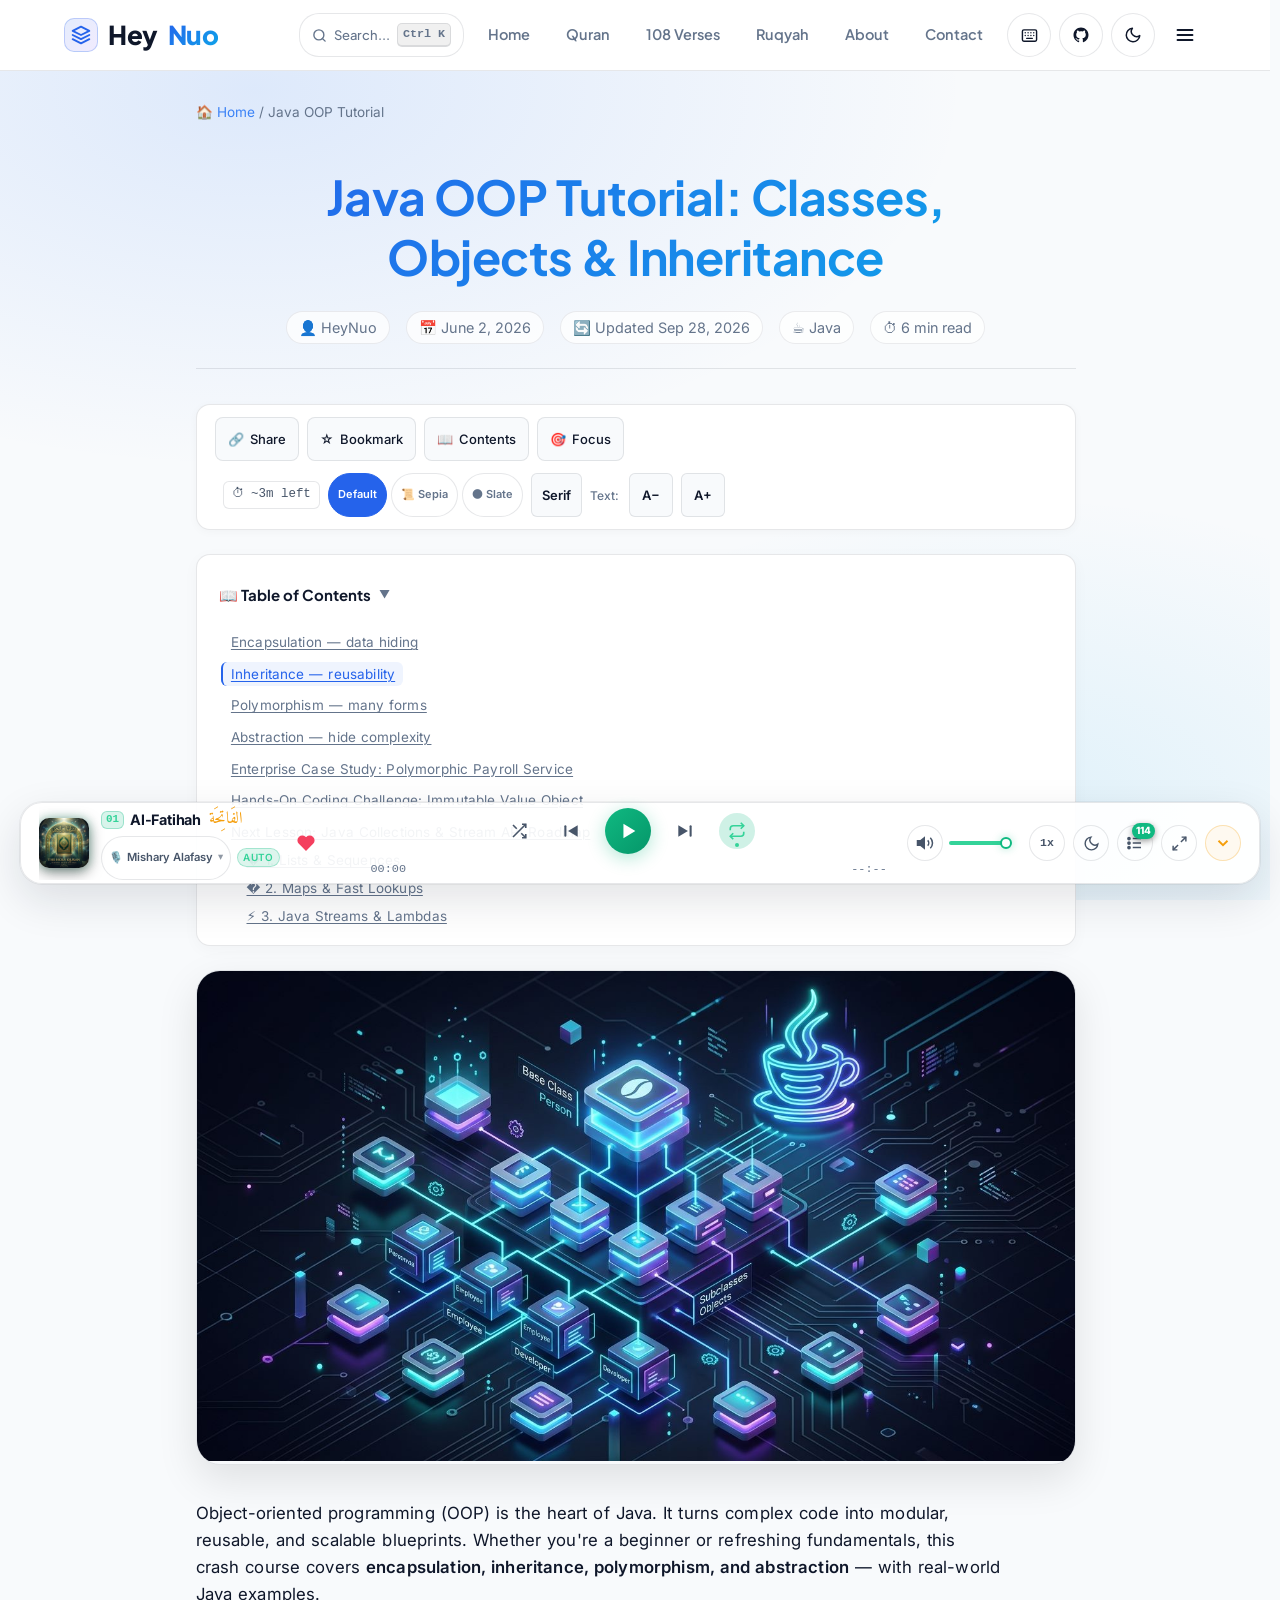
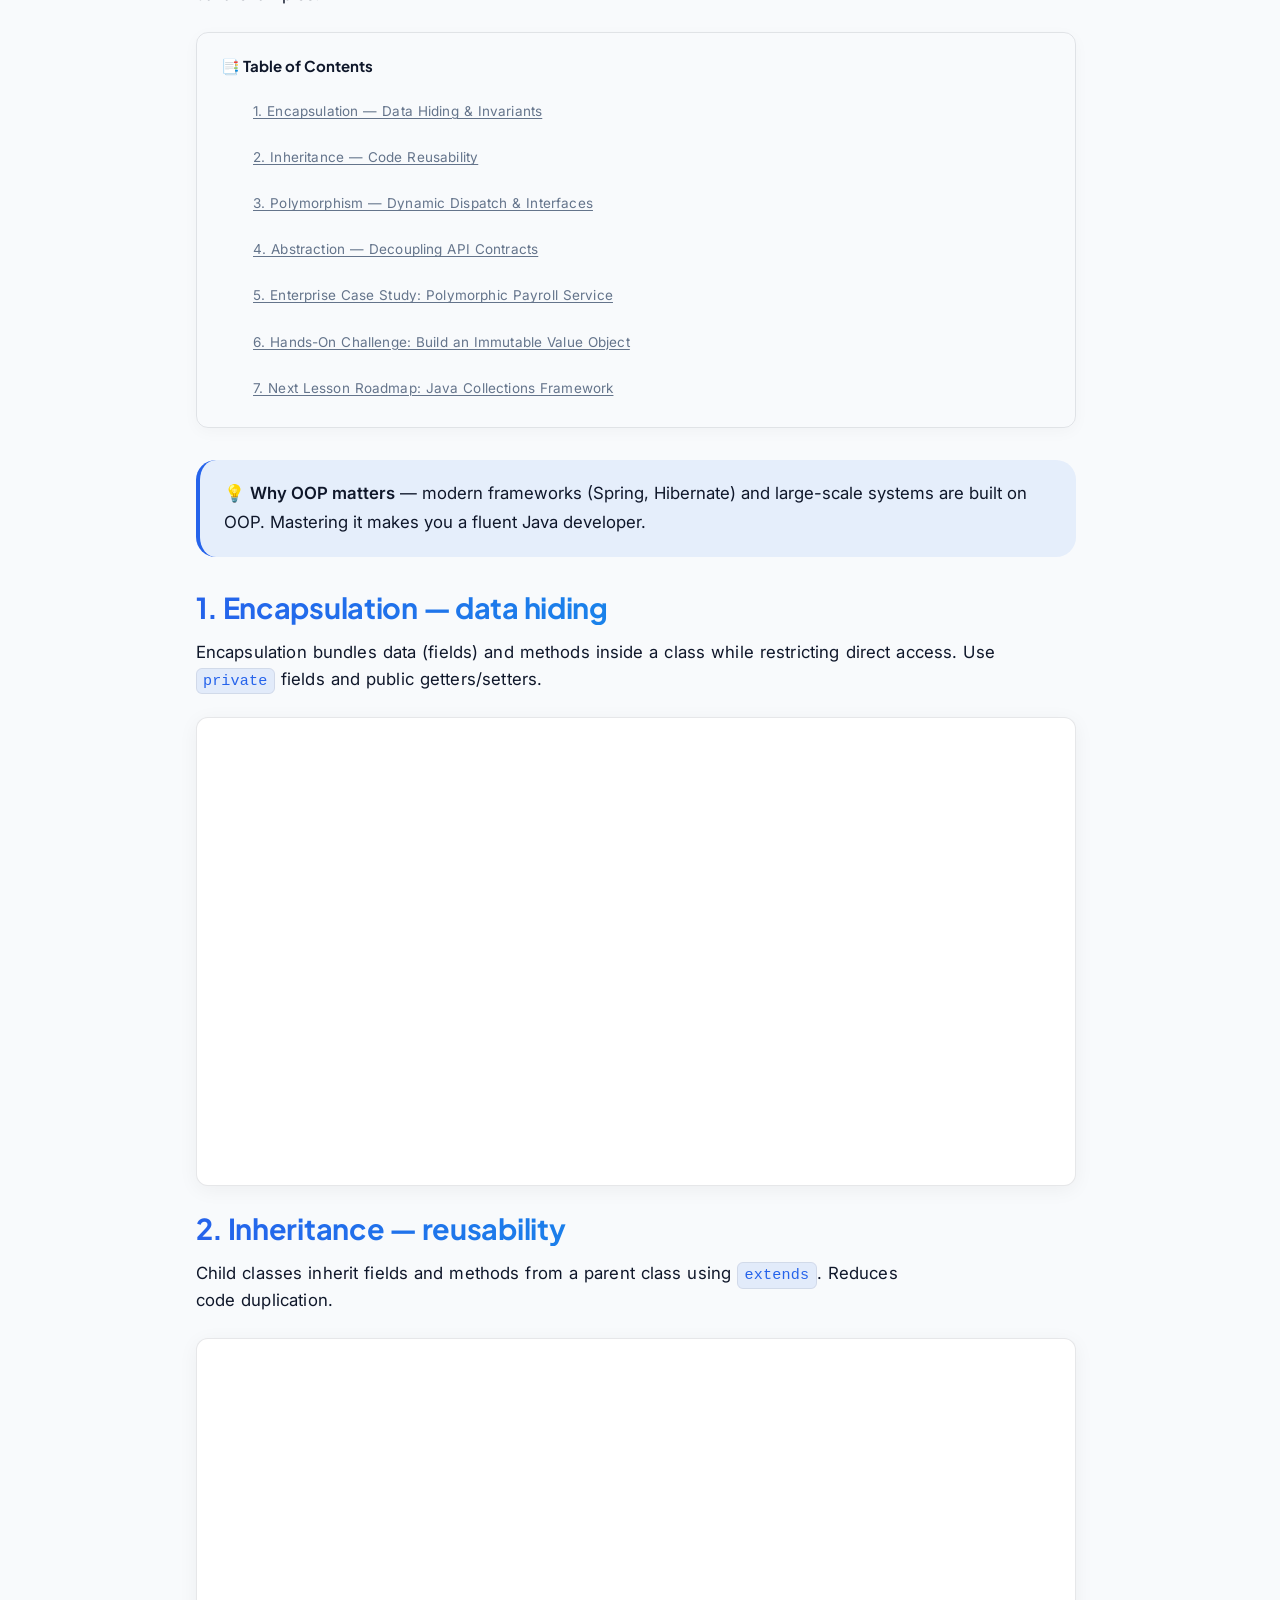
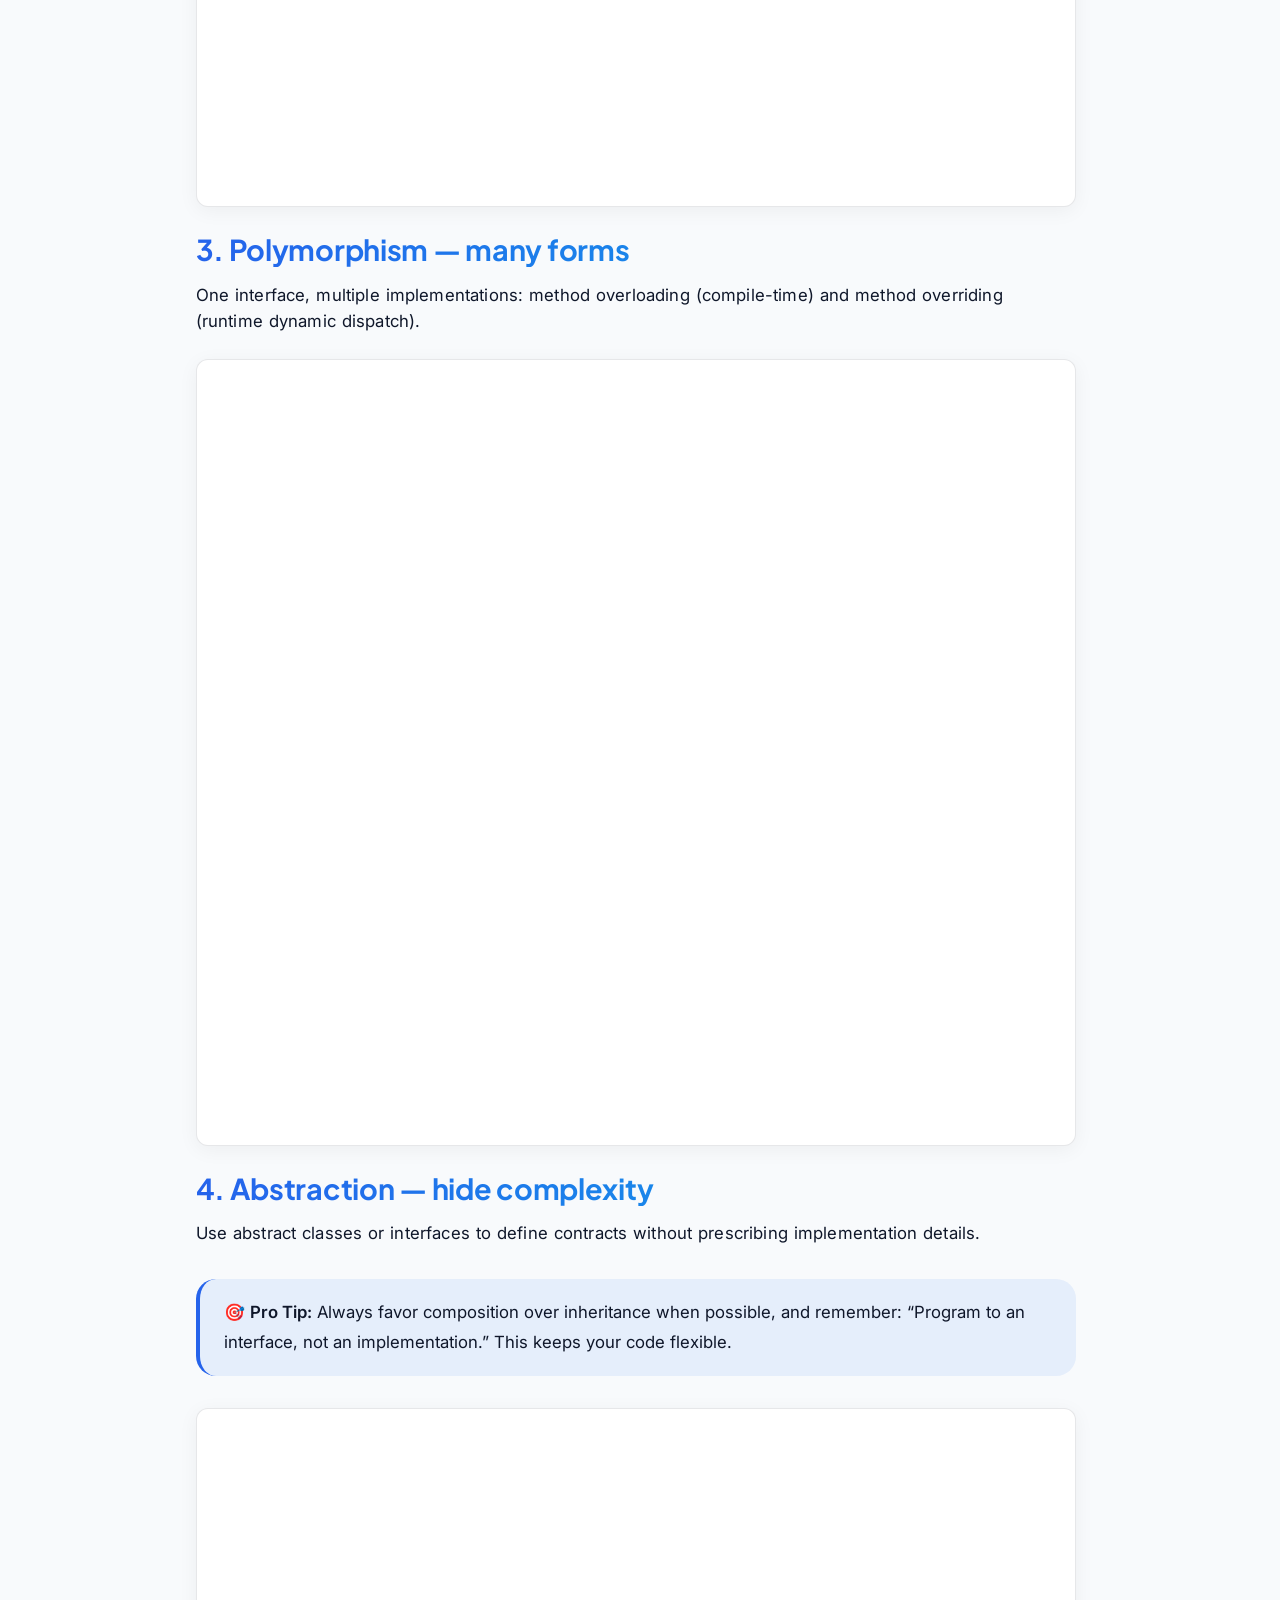
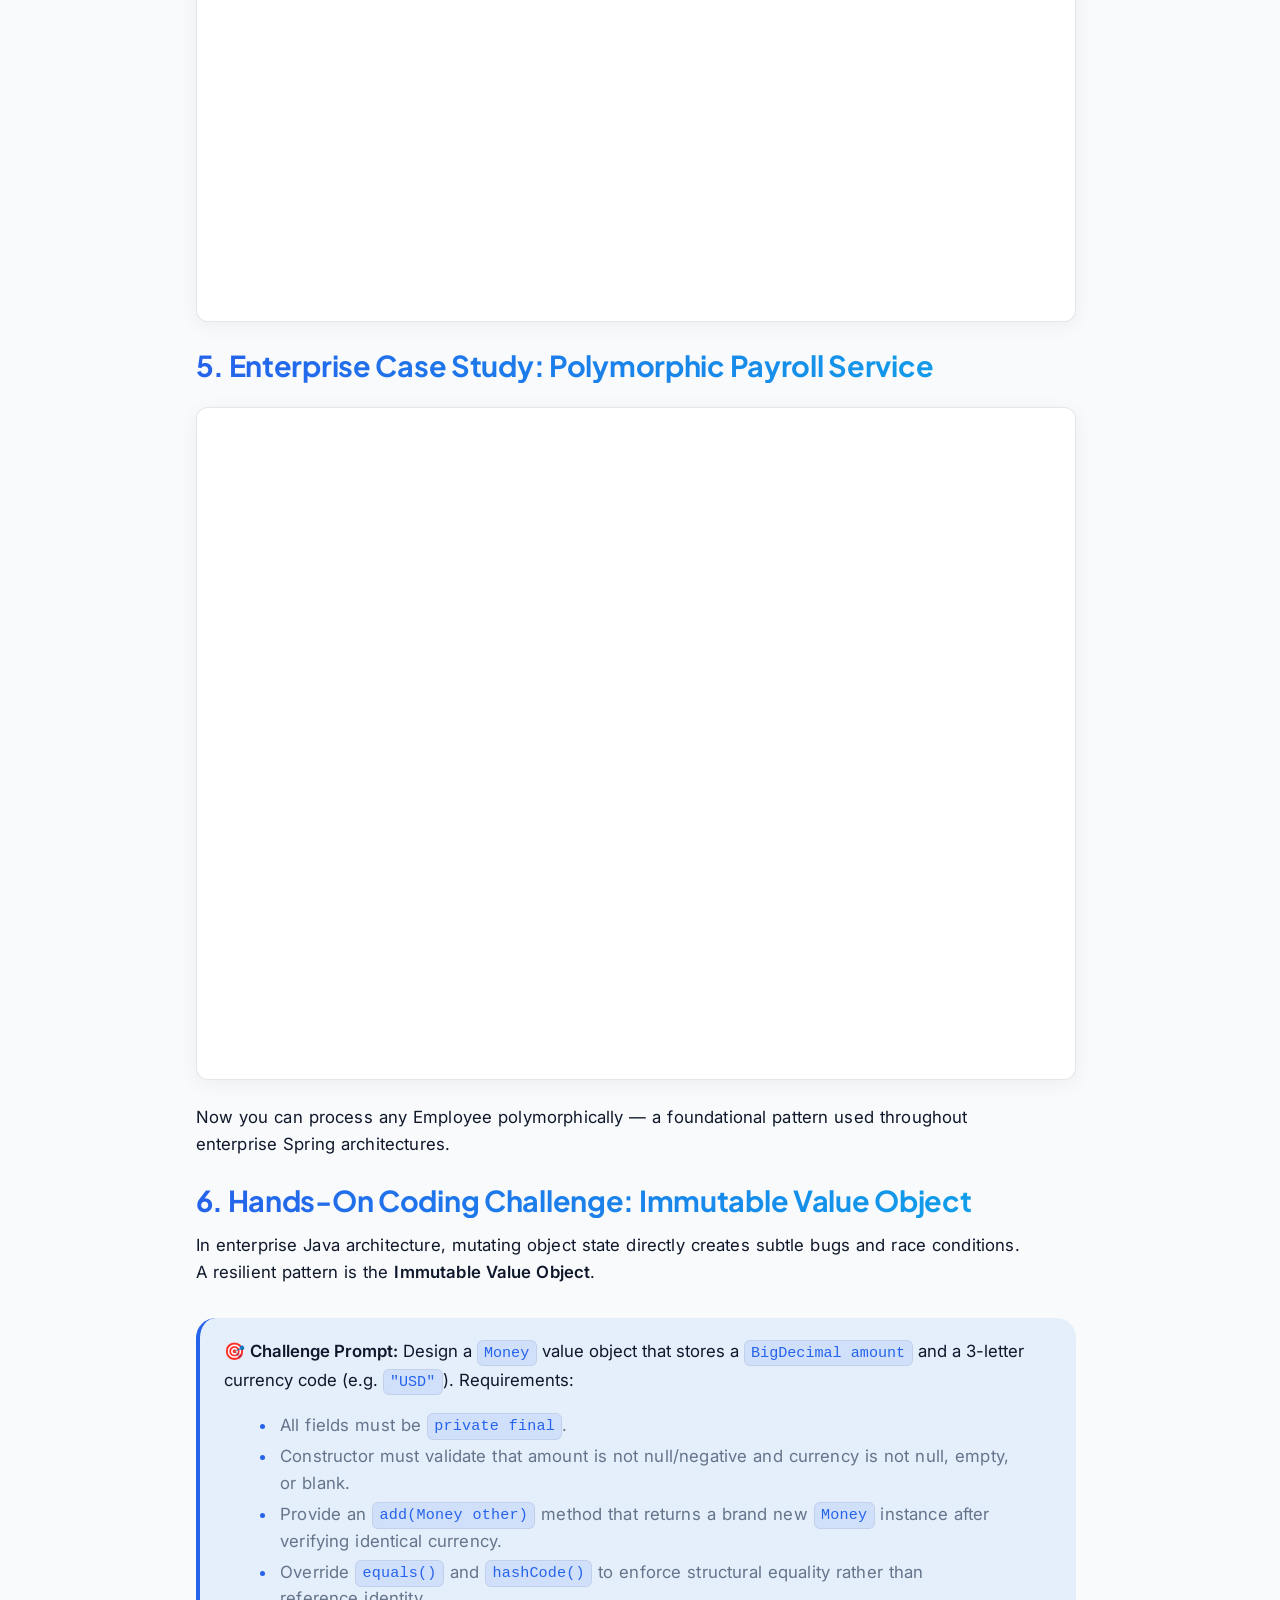
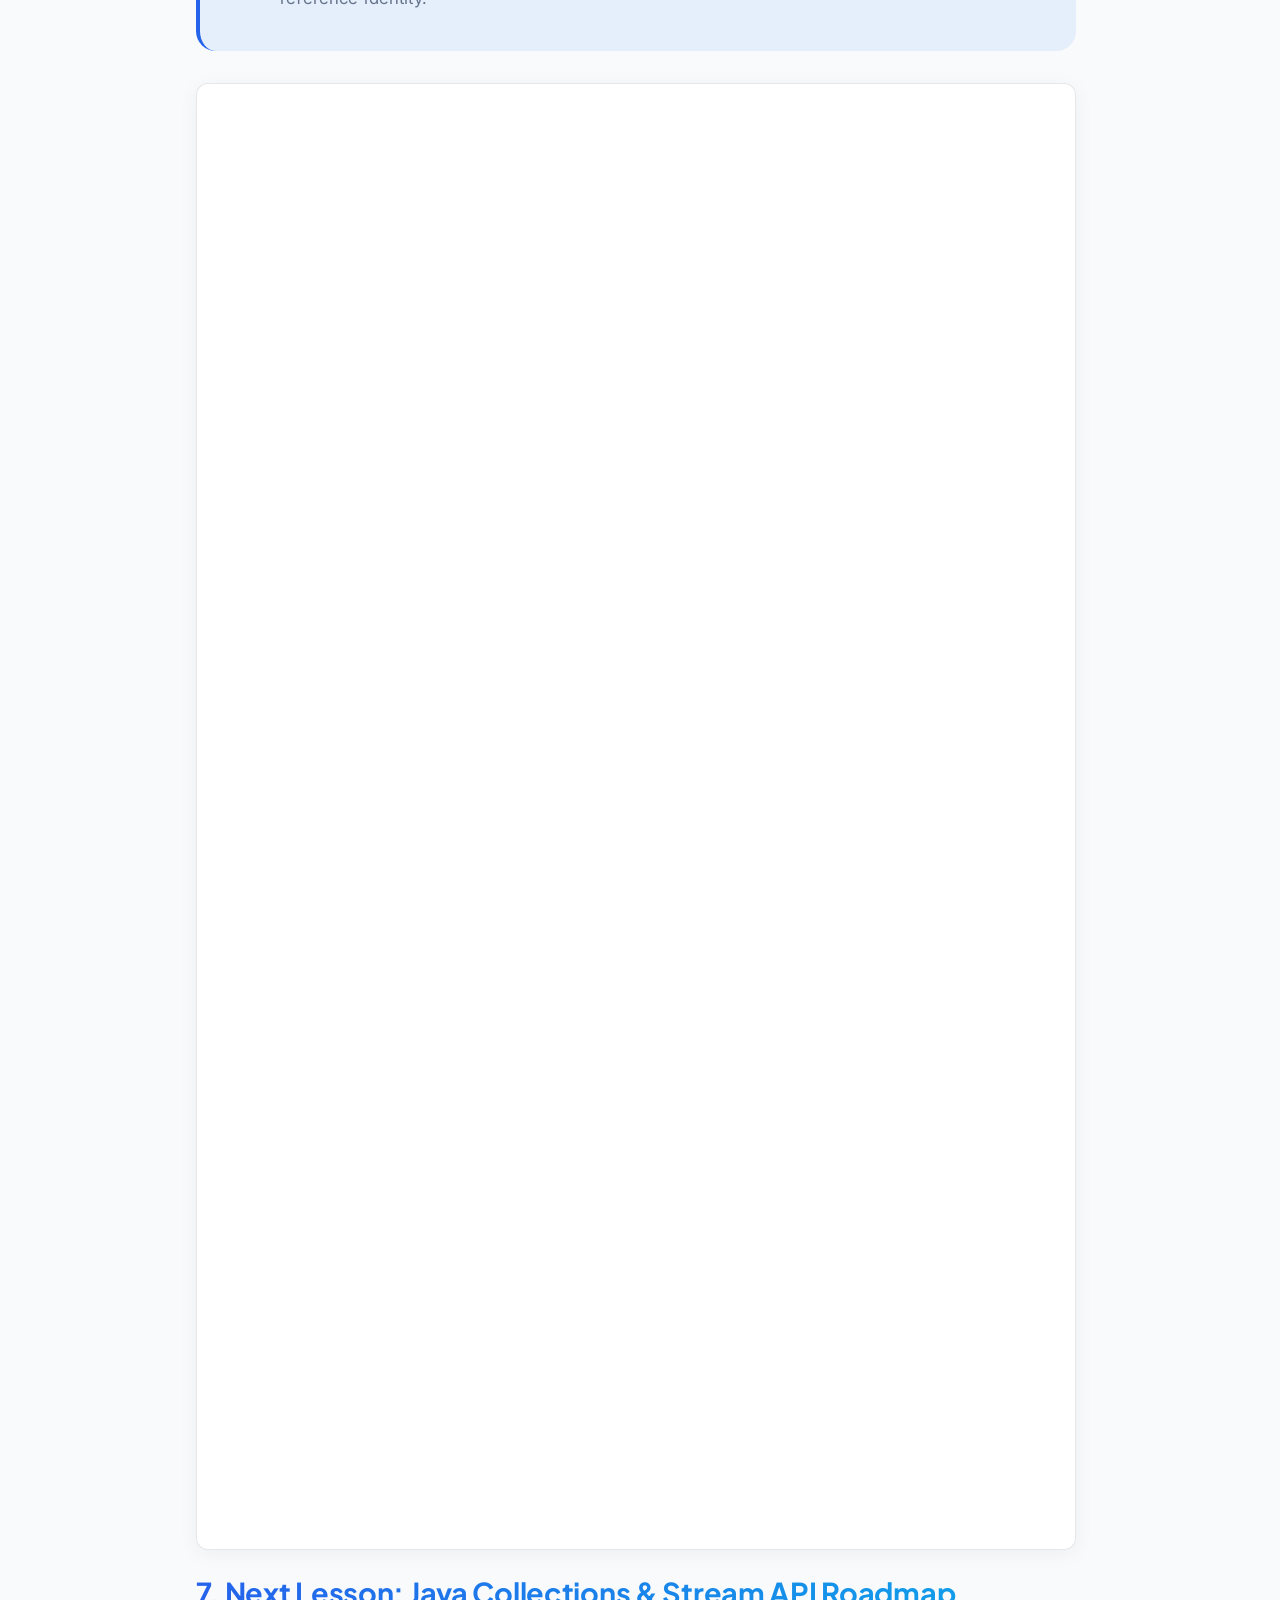
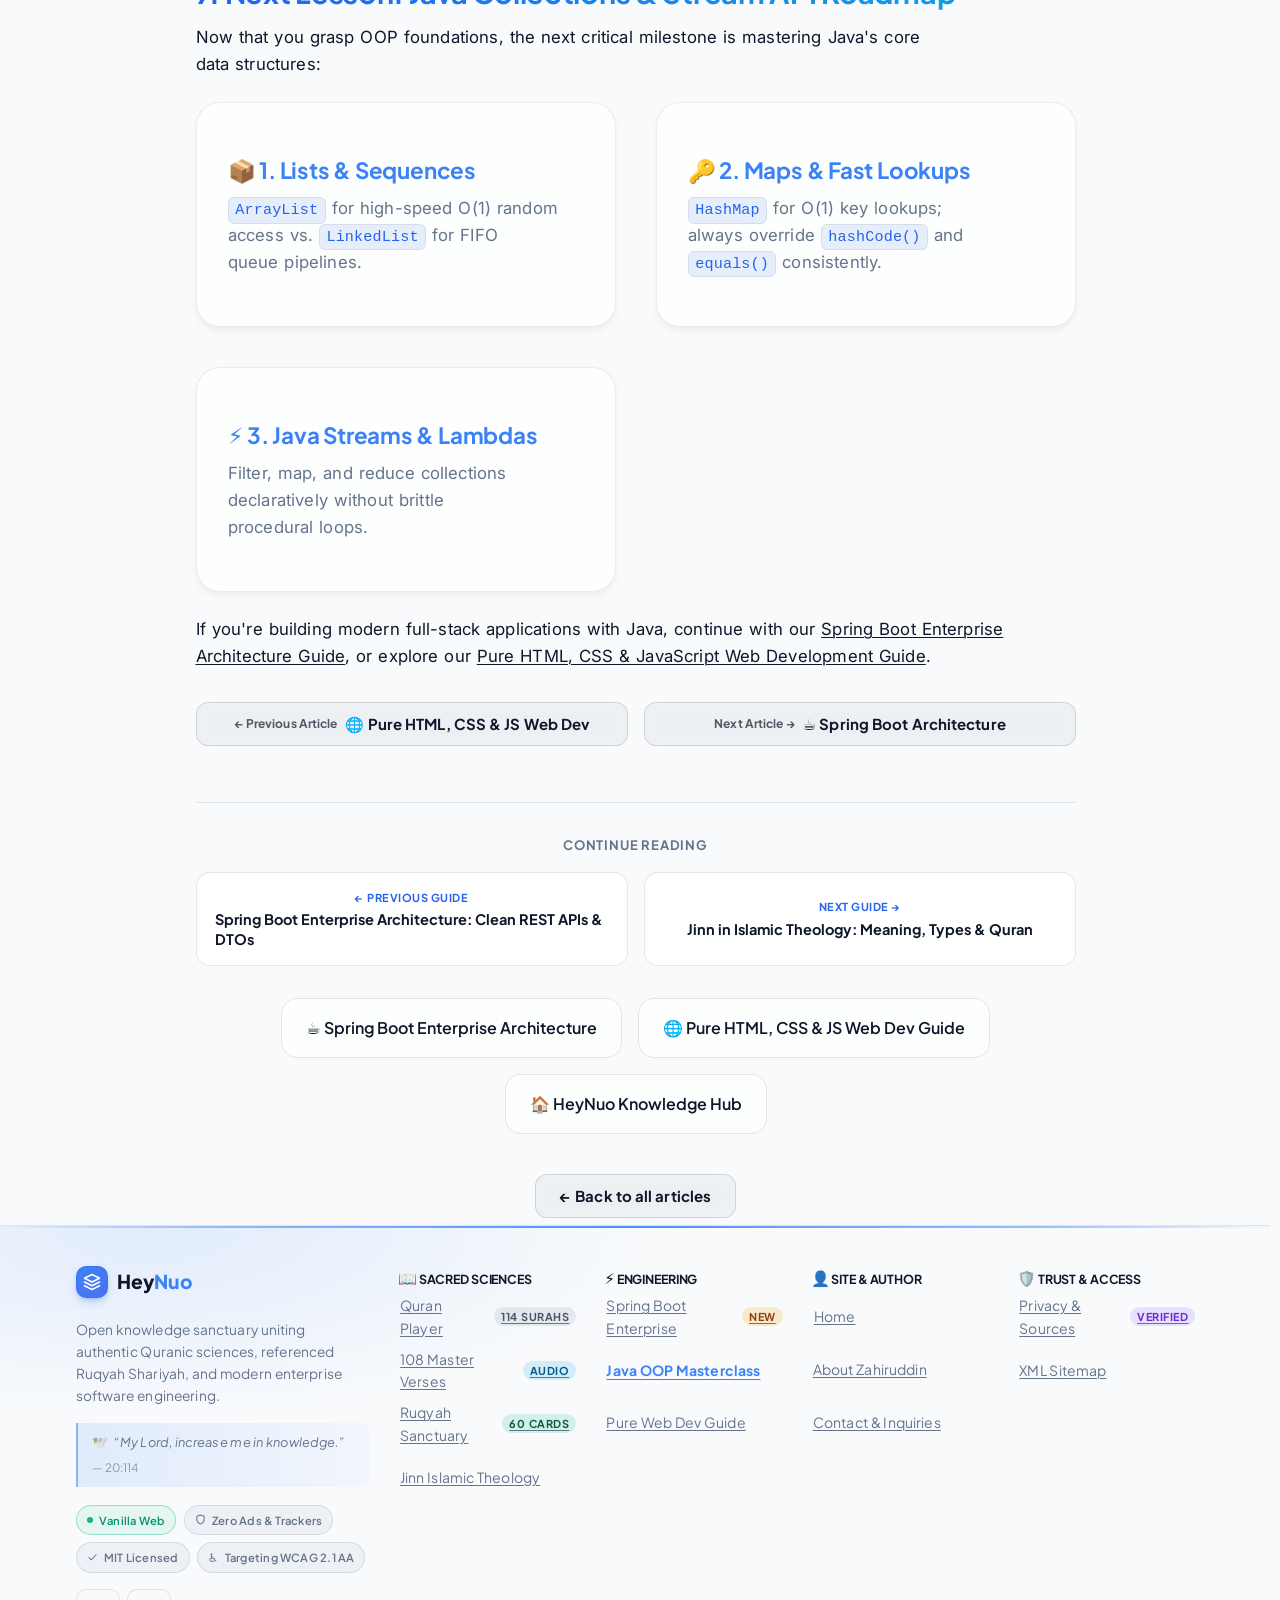
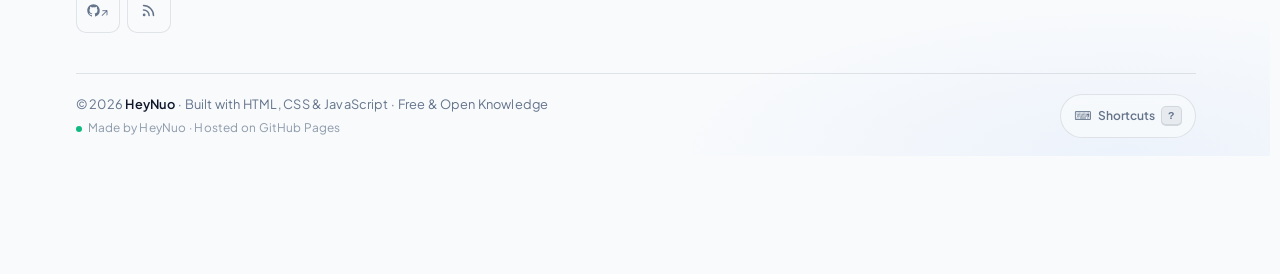
<file: java-oop.html>
﻿<!DOCTYPE html>
<html lang="en" data-theme="light">
<head>
  <meta charset="UTF-8">
  <meta name="viewport" content="width=device-width, initial-scale=1.0, viewport-fit=cover">

  <!-- Theme Initialization: Prevents Flash of Unstyled Content (FOUC) -->
  <script>
    (function () {
      try {
        var savedTheme = localStorage.getItem('heynuo-theme');
        var prefersDark = window.matchMedia && window.matchMedia('(prefers-color-scheme: dark)').matches;
        var theme = savedTheme || (prefersDark ? 'dark' : 'light');
        document.documentElement.setAttribute('data-theme', theme);
        var savedReading = localStorage.getItem('heynuo-reading-theme');
        if (savedReading && savedReading !== 'default') {
          document.documentElement.setAttribute('data-reading-theme', savedReading);
        }
      } catch (e) {
        document.documentElement.setAttribute('data-theme', 'light');
      }
    })();
  </script>
  <meta name="robots" content="index, follow">
  <title>Java OOP Tutorial: Classes, Objects &amp; Inheritance | HeyNuo</title>
  <meta name="description" content="Learn Java OOP with clear examples of classes, objects, inheritance, polymorphism, and encapsulation. A practical beginner-friendly guide.">
  <meta name="keywords" content="Java OOP tutorial, Java classes, object-oriented programming, inheritance, polymorphism, encapsulation, abstraction, HeyNuo">
  <meta name="author" content="HeyNuo">
  <link rel="canonical" href="https://heynuo.github.io/java-oop.html">
  <!-- Open Graph / Social -->
  <meta property="og:title" content="Java OOP Tutorial: Classes, Objects &amp; Inheritance | HeyNuo">
  <meta property="og:description" content="Learn Java OOP with clear examples of classes, objects, inheritance, polymorphism, and encapsulation. A practical beginner-friendly guide.">
  <meta property="og:type" content="article">
  <meta property="og:url" content="https://heynuo.github.io/java-oop.html">
  <meta property="og:image" content="https://heynuo.github.io/assets/banners/java-oop.jpg">
  <meta property="og:site_name" content="HeyNuo">
  <meta name="twitter:card" content="summary_large_image">
  <meta name="twitter:title" content="Java OOP Tutorial: Classes, Objects &amp; Inheritance | HeyNuo">
  <meta name="twitter:description" content="Learn Java OOP with clear examples of classes, objects, inheritance, polymorphism, and encapsulation. A practical beginner-friendly guide.">
  <meta property="og:image:width" content="1200">
  <meta property="og:image:height" content="630">
  <link rel="icon" type="image/svg+xml" href="data:image/svg+xml,%3Csvg%20xmlns='http://www.w3.org/2000/svg'%20viewBox='0%200%20100%20100'%3E%3Crect%20width='100'%20height='100'%20fill='%232563eb'/%3E%3Ctext%20x='50'%20y='67'%20font-size='50'%20text-anchor='middle'%20fill='white'%20font-weight='bold'%3EHN%3C/text%3E%3C/svg%3E">
  <link rel="manifest" href="manifest.json">
  <link rel="alternate" type="application/rss+xml" title="HeyNuo RSS Feed" href="https://heynuo.github.io/rss.xml">

  <!-- Google Fonts Preconnect & Stylesheet -->
  <link rel="preconnect" href="https://fonts.googleapis.com">
  <link rel="preconnect" href="https://fonts.gstatic.com" crossorigin>
  <link href="https://fonts.googleapis.com/css2?family=Amiri:ital,wght@0,400;0,700;1,400&family=Inter:wght@400;500;600;700&family=Merriweather:ital,wght@0,300;0,400;0,700;1,300&family=Plus+Jakarta+Sans:wght@400;500;600;700;800&display=swap" rel="stylesheet">

  <!-- Shared stylesheet: global styles + article components -->
  <link rel="stylesheet" href="css/heynuo.css">
  <!-- Persistent Quran Auto-Listening Audio Player -->
  <link rel="stylesheet" href="css/quran-player.css">

  <!-- JSON-LD Structured Data -->
  <script type="application/ld+json">
  {
    "@context": "https://schema.org",
    "@type": "BlogPosting",
    "headline": "Java OOP Tutorial: Classes, Objects & Inheritance",
    "description": "Learn Java OOP with clear examples of classes, objects, inheritance, polymorphism, and encapsulation. A practical beginner-friendly guide.",
    "image": "https://heynuo.github.io/assets/banners/java-oop.jpg",
    "author": {
      "@type": "Person",
      "name": "HeyNuo",
      "url": "https://heynuo.github.io/about.html"
    },
    "publisher": {
      "@type": "Person",
      "name": "HeyNuo"
    },
    "datePublished": "2026-06-02",
    "dateModified": "2026-09-17",
    "mainEntityOfPage": {
      "@type": "WebPage",
      "@id": "https://heynuo.github.io/java-oop.html"
    }
  }
  </script>
</head>
<body>
  <!-- Include once, anywhere after <body> opens (or in <head> with defer) -->
  <script src="assets/js/quran-player.js" defer></script>

  <div class="reading-progress" id="readingProgress" aria-hidden="true"></div>
  <a href="#main-content" class="skip-link">Skip to main content</a>

  <header>
    <nav class="container" aria-label="Main navigation">
      <a href="index.html" class="logo" aria-label="HeyNuo - Return to homepage">
        <span class="logo-mark" aria-hidden="true">
          <svg width="20" height="20" viewBox="0 0 24 24" fill="none" stroke="currentColor" stroke-width="2.2" stroke-linecap="round" stroke-linejoin="round">
            <path d="M12 2L2 7l10 5 10-5-10-5z"></path>
            <path d="M2 17l10 5 10-5"></path>
            <path d="M2 12l10 5 10-5"></path>
          </svg>
        </span>
        Hey<span>Nuo</span>
      </a>

      <div class="nav-right">
        <button type="button" class="nav-search-btn" id="navSearchBtn" aria-label="Search articles and topics (Ctrl+K)" title="Quick Search (Ctrl+K)">
          <span class="nav-search-icon" aria-hidden="true">
            <svg width="15" height="15" viewBox="0 0 24 24" fill="none" stroke="currentColor" stroke-width="2.2" stroke-linecap="round" stroke-linejoin="round"><circle cx="11" cy="11" r="8"></circle><line x1="21" y1="21" x2="16.65" y2="16.65"></line></svg>
          </span>
          <span class="nav-search-text">Search...</span>
          <kbd class="nav-search-kbd">Ctrl K</kbd>
        </button>

        <div class="nav-links" id="nav-links" role="region" aria-label="Site menu">
          <div class="nav-mobile-head">
            <div class="nav-mobile-brand">
              <span class="logo-mark-mini" aria-hidden="true">HN</span>
              <span>Navigation</span>
            </div>
            <button type="button" class="nav-mobile-close" id="navCloseBtn" aria-label="Close navigation menu">✕</button>
          </div>
          <a href="index.html" data-nav="index">Home</a>
          <a href="quran.html" data-nav="quran">Quran</a>
          <a href="quran-verses.html" data-nav="quran-verses">108 Verses</a>
          <a href="ruqyah.html" data-nav="ruqyah">Ruqyah</a>
          <a href="about.html" data-nav="about">About</a>
          <a href="contact.html" data-nav="contact">Contact</a>
        </div>

        <button type="button" class="nav-icon-btn shortcut-help-btn" id="headerShortcutsBtn" aria-label="Keyboard Shortcuts" title="Keyboard Shortcuts (?)">
          <svg width="17" height="17" viewBox="0 0 24 24" fill="none" stroke="currentColor" stroke-width="2" stroke-linecap="round" stroke-linejoin="round" aria-hidden="true">
            <rect x="2" y="4" width="20" height="16" rx="2"></rect>
            <path d="M6 8h.001M10 8h.001M14 8h.001M18 8h.001M6 12h.001M10 12h.001M14 12h.001M18 12h.001M8 16h8"></path>
          </svg>
        </button>

        <a href="https://github.com/heynuo" target="_blank" rel="noopener noreferrer" class="nav-icon-btn" aria-label="GitHub Profile @heynuo" title="GitHub @heynuo">
          <svg width="18" height="18" viewBox="0 0 24 24" fill="currentColor" aria-hidden="true"><path fill-rule="evenodd" clip-rule="evenodd" d="M12 2C6.477 2 2 6.484 2 12.017c0 4.425 2.865 8.18 6.839 9.504.5.092.682-.217.682-.483 0-.237-.008-.868-.013-1.703-2.782.605-3.369-1.343-3.369-1.343-.454-1.158-1.11-1.466-1.11-1.466-.908-.62.069-.608.069-.608 1.003.07 1.53 1.032 1.53 1.032.892 1.53 2.341 1.088 2.91.832.092-.647.35-1.088.636-1.338-2.22-.253-4.555-1.113-4.555-4.951 0-1.093.39-1.988 1.029-2.688-.103-.253-.446-1.272.098-2.65 0 0 .84-.27 2.75 1.026A9.564 9.564 0 0112 6.844c.85.004 1.705.115 2.504.337 1.909-1.296 2.747-1.027 2.747-1.027.546 1.379.202 2.398.1 2.651.64.7 1.028 1.595 1.028 2.688 0 3.848-2.339 4.695-4.566 4.943.359.309.678.92.678 1.855 0 1.338-.012 2.419-.012 2.747 0 .268.18.58.688.482A10.019 10.019 0 0022 12.017C22 6.484 17.522 2 12 2z"></path></svg>
        </a>

        <button class="theme-toggle" id="theme-toggle" aria-label="Toggle light or dark theme" title="Toggle theme (T)">
          <svg class="theme-svg-icon" width="18" height="18" viewBox="0 0 24 24" fill="none" stroke="currentColor" stroke-width="2" stroke-linecap="round" stroke-linejoin="round" aria-hidden="true"><path d="M21 12.79A9 9 0 1 1 11.21 3 7 7 0 0 0 21 12.79z"></path></svg>
        </button>

        <button class="menu-btn" id="menu-btn" aria-label="Toggle navigation menu" aria-controls="nav-links" aria-expanded="false">
          <svg width="20" height="20" viewBox="0 0 24 24" fill="none" stroke="currentColor" stroke-width="2.2" stroke-linecap="round" stroke-linejoin="round" aria-hidden="true"><line x1="3" y1="12" x2="21" y2="12"></line><line x1="3" y1="6" x2="21" y2="6"></line><line x1="3" y1="18" x2="21" y2="18"></line></svg>
        </button>
      </div>
    </nav>
  </header>

  <div class="container">
    <main id="main-content" class="article-enhanced">
      <div class="breadcrumb">
        <a href="index.html">🏠 Home</a> / <span>Java OOP Tutorial</span>
      </div>

      <article>
        <div class="article-header">
          <h1>Java OOP Tutorial: Classes, Objects &amp; Inheritance</h1>
          <div class="article-meta">
            <span>👤 HeyNuo</span>
            <span>📅 June 2, 2026</span>
            <span>🔄 Updated Sep 28, 2026</span>
            <span>☕ Java</span>
            <span>⏱ 6 min read</span>
          </div>
        </div>

        <div class="article-hero-banner">
          <img src="assets/banners/java-oop.jpg" alt="Java OOP Tutorial: Classes, Objects &amp; Inheritance Banner" width="1200" height="675" fetchpriority="high" decoding="async" loading="lazy">
        </div>

        <div class="prose">
          <p>Object-oriented programming (OOP) is the heart of Java. It turns complex code into modular, reusable, and scalable blueprints. Whether you're a beginner or refreshing fundamentals, this crash course covers <strong>encapsulation, inheritance, polymorphism, and abstraction</strong> — with real-world Java examples.</p>

          <nav class="article-toc-box" aria-label="Table of contents" style="background: var(--bg-card); border: 1px solid var(--border); border-radius: var(--radius-md); padding: 1.25rem 1.5rem; margin: 1.5rem 0;">
            <div class="toc-title" style="font-weight: 700; margin-bottom: 0.75rem; color: var(--text);">📑 Table of Contents</div>
            <ol class="toc-list" style="margin: 0; padding-left: 1.25rem; display: flex; flex-direction: column; gap: 0.4rem;">
              <li><a href="#encapsulation">1. Encapsulation — Data Hiding &amp; Invariants</a></li>
              <li><a href="#inheritance">2. Inheritance — Code Reusability</a></li>
              <li><a href="#polymorphism">3. Polymorphism — Dynamic Dispatch &amp; Interfaces</a></li>
              <li><a href="#abstraction">4. Abstraction — Decoupling API Contracts</a></li>
              <li><a href="#payroll-case-study">5. Enterprise Case Study: Polymorphic Payroll Service</a></li>
              <li><a href="#hands-on-exercise">6. Hands-On Challenge: Build an Immutable Value Object</a></li>
              <li><a href="#next-lesson-roadmap">7. Next Lesson Roadmap: Java Collections Framework</a></li>
            </ol>
          </nav>

          <div class="info-card">
            💡 <strong>Why OOP matters</strong> — modern frameworks (Spring, Hibernate) and large-scale systems are built on OOP. Mastering it makes you a fluent Java developer.
          </div>

          <h2 id="encapsulation">1. Encapsulation — data hiding</h2>
          <p>Encapsulation bundles data (fields) and methods inside a class while restricting direct access. Use <code>private</code> fields and public getters/setters.</p>
          <div class="code-demo-box">
            <div class="code-demo-header">
              <span>☕ BankAccount.java</span>
              <div class="code-demo-tabs">
                <button type="button" class="code-demo-tab active" data-view="code">Source Code</button>
                <button type="button" class="code-demo-tab" data-view="output">▶ Run Output</button>
              </div>
            </div>
            <div class="code-demo-code">
              <pre><code class="language-java">public class BankAccount {
    private double balance;
    
    public void deposit(double amount) {
        if (amount > 0) balance += amount;
    }
    public double getBalance() { return balance; }
}

// Execution:
BankAccount acc = new BankAccount();
acc.deposit(250.0);
System.out.println("Balance: $" + acc.getBalance());
// acc.balance = 500; // ❌ Compile Error: balance has private access in BankAccount</code></pre>
            </div>
            <div class="code-demo-output" style="display: none;">
              <div class="code-demo-output-title"><span>⚡ JVM Console Output</span></div>
$ java BankAccount
Balance: $250.0
[Encapsulation]: Direct field mutation blocked. State remains protected.
            </div>
          </div>

          <h2 id="inheritance">2. Inheritance — reusability</h2>
          <p>Child classes inherit fields and methods from a parent class using <code>extends</code>. Reduces code duplication.</p>
          <div class="code-demo-box">
            <div class="code-demo-header">
              <span>☕ VehicleInheritance.java</span>
              <div class="code-demo-tabs">
                <button type="button" class="code-demo-tab active" data-view="code">Source Code</button>
                <button type="button" class="code-demo-tab" data-view="output">▶ Console Output</button>
              </div>
            </div>
            <div class="code-demo-code">
              <pre><code class="language-java">class Vehicle {
    String brand = "Tesla";
    void honk() { System.out.println("Beep beep!"); }
}

class Car extends Vehicle {
    int wheels = 4;
    void drive() { System.out.println(brand + " is cruising with " + wheels + " wheels."); }
}

// Execution:
Car myCar = new Car();
myCar.honk();
myCar.drive();</code></pre>
            </div>
            <div class="code-demo-output" style="display: none;">
              <div class="code-demo-output-title"><span>⚡ JVM Console Output</span></div>
$ java VehicleInheritance
Beep beep!
Tesla is cruising with 4 wheels.
[Inheritance]: Car accessed inherited 'brand' field and 'honk()' method seamlessly.
            </div>
          </div>

          <h2 id="polymorphism">3. Polymorphism — many forms</h2>
          <p>One interface, multiple implementations: method overloading (compile-time) and method overriding (runtime dynamic dispatch).</p>
          <div class="code-demo-box">
            <div class="code-demo-header">
              <span>☕ AnimalPolymorphism.java</span>
              <div class="code-demo-tabs">
                <button type="button" class="code-demo-tab active" data-view="code">Source Code</button>
                <button type="button" class="code-demo-tab" data-view="output">▶ Console Output</button>
              </div>
            </div>
            <div class="code-demo-code">
              <pre><code class="language-java">class Animal { 
    void sound() { System.out.println("Some generic animal sound"); } 
}

class Cat extends Animal { 
    @Override 
    void sound() { System.out.println("Meow! 🐱"); } // Method Overriding (Dynamic dispatch)

    // Method Overloading (Compile-time polymorphism)
    void sound(int repeat) {
        for (int i = 0; i &lt; repeat; i++) System.out.print("Meow! 🐱 ");
        System.out.println();
    }
}

class Dog extends Animal { 
    @Override 
    void sound() { System.out.println("Woof! 🐶"); } 
}

// Execution:
Animal a1 = new Cat();
Animal a2 = new Dog();
a1.sound(); // Runtime dynamic dispatch to Cat.sound()
a2.sound(); // Runtime dynamic dispatch to Dog.sound()

Cat myCat = new Cat();
myCat.sound(2); // Compile-time method overloading invoked</code></pre>
            </div>
            <div class="code-demo-output" style="display: none;">
              <div class="code-demo-output-title"><span>⚡ JVM Console Output</span></div>
$ java AnimalPolymorphism
Meow! 🐱
Woof! 🐶
Meow! 🐱 Meow! 🐱 
[Polymorphism]: Dynamic method table resolved overriding; parameter signature resolved overloading.
            </div>
          </div>

          <h2 id="abstraction">4. Abstraction — hide complexity</h2>
          <p>Use abstract classes or interfaces to define contracts without prescribing implementation details.</p>

          <div class="info-card">
            🎯 <strong>Pro Tip:</strong> Always favor composition over inheritance when possible, and remember: “Program to an interface, not an implementation.” This keeps your code flexible.
          </div>

          <div class="code-demo-box">
            <div class="code-demo-header">
              <span>☕ PaymentContract.java (Interface Abstraction)</span>
              <div class="code-demo-tabs">
                <button type="button" class="code-demo-tab active" data-view="code">Source Code</button>
                <button type="button" class="code-demo-tab" data-view="output">▶ Console Output</button>
              </div>
            </div>
            <div class="code-demo-code">
              <pre><code class="language-java">// 1. Contract specification (What, not How)
interface PaymentGateway {
    void process(double amount);
}

// 2. Concrete implementation hidden from caller
class StripeGateway implements PaymentGateway {
    @Override
    public void process(double amount) {
        System.out.println("💳 Processed $" + amount + " securely via Stripe API");
    }
}

// 3. Client code couples exclusively to interface contract
PaymentGateway gateway = new StripeGateway();
gateway.process(99.0);</code></pre>
            </div>
            <div class="code-demo-output" style="display: none;">
              <div class="code-demo-output-title"><span>⚡ JVM Console Output</span></div>
$ java PaymentContract
💳 Processed $99.0 securely via Stripe API
[Abstraction]: Client code interacts exclusively with PaymentGateway contract without implementation coupling.
            </div>
          </div>

          <h2 id="payroll-case-study">5. Enterprise Case Study: Polymorphic Payroll Service</h2>
          <div class="code-demo-box">
            <div class="code-demo-header">
              <span>☕ PayrollService.java</span>
              <div class="code-demo-tabs">
                <button type="button" class="code-demo-tab active" data-view="code">Source Code</button>
                <button type="button" class="code-demo-tab" data-view="output">▶ Console Output</button>
              </div>
            </div>
            <div class="code-demo-code">
              <pre><code class="language-java">abstract class Employee {
    String name;
    Employee(String name) { this.name = name; }
    abstract double calculateSalary();
}

class FullTimeEmployee extends Employee {
    double baseSalary = 50000;
    FullTimeEmployee(String name) { super(name); }
    @Override
    double calculateSalary() { return baseSalary; }
}

class InternEmployee extends Employee {
    double stipend = 15000;
    InternEmployee(String name) { super(name); }
    @Override
    double calculateSalary() { return stipend; }
}

// Polymorphic Payroll Processing in Spring Boot:
List&lt;Employee&gt; staff = List.of(new FullTimeEmployee("Sarah"), new InternEmployee("Alex"));
staff.forEach(e -> System.out.println(e.name + ": $" + e.calculateSalary()));</code></pre>
            </div>
            <div class="code-demo-output" style="display: none;">
              <div class="code-demo-output-title"><span>⚡ JVM Console Output</span></div>
$ java PayrollService
Sarah: $50000.0
Alex: $15000.0
[Abstraction &amp; Polymorphism]: Payroll service interacts exclusively with the Employee abstraction.
            </div>
          </div>
          <p>Now you can process any Employee polymorphically — a foundational pattern used throughout enterprise Spring architectures.</p>

          <h2 id="hands-on-exercise">6. Hands-On Coding Challenge: Immutable Value Object</h2>
          <p>In enterprise Java architecture, mutating object state directly creates subtle bugs and race conditions. A resilient pattern is the <strong>Immutable Value Object</strong>.</p>
          <div class="info-card">
            🎯 <strong>Challenge Prompt:</strong> Design a <code>Money</code> value object that stores a <code>BigDecimal amount</code> and a 3-letter currency code (e.g. <code>"USD"</code>). Requirements:
            <ul>
              <li>All fields must be <code>private final</code>.</li>
              <li>Constructor must validate that amount is not null/negative and currency is not null, empty, or blank.</li>
              <li>Provide an <code>add(Money other)</code> method that returns a brand new <code>Money</code> instance after verifying identical currency.</li>
              <li>Override <code>equals()</code> and <code>hashCode()</code> to enforce structural equality rather than reference identity.</li>
            </ul>
          </div>

          <div class="code-demo-box">
            <div class="code-demo-header">
              <span>☕ MoneyValueObject.java (Interactive Exercise)</span>
              <div class="code-demo-tabs">
                <button type="button" class="code-demo-tab active" data-view="code">Solution Code</button>
                <button type="button" class="code-demo-tab" data-view="output">▶ Console Output</button>
              </div>
            </div>
            <div class="code-demo-code">
              <pre><code class="language-java">import java.math.BigDecimal;
import java.math.RoundingMode;
import java.util.Objects;

public final class Money {
    private final BigDecimal amount;
    private final String currency;

    public Money(BigDecimal amount, String currency) {
        Objects.requireNonNull(amount, "Amount must not be null");
        if (amount.compareTo(BigDecimal.ZERO) &lt; 0) {
            throw new IllegalArgumentException("Amount cannot be negative: " + amount);
        }
        if (currency == null || currency.isBlank()) {
            throw new IllegalArgumentException("Currency must not be null or blank");
        }
        this.amount = amount.setScale(2, RoundingMode.HALF_UP);
        this.currency = currency.trim().toUpperCase();
    }

    public Money add(Money other) {
        Objects.requireNonNull(other, "Cannot add null Money");
        if (!this.currency.equalsIgnoreCase(other.currency)) {
            throw new IllegalArgumentException("Mismatched currency: " + this.currency + " vs " + other.currency);
        }
        return new Money(this.amount.add(other.amount), this.currency);
    }

    public BigDecimal getAmount() { return amount; }
    public String getCurrency() { return currency; }

    @Override
    public boolean equals(Object o) {
        if (this == o) return true;
        if (o == null || getClass() != o.getClass()) return false;
        Money money = (Money) o;
        return amount.compareTo(money.amount) == 0 && currency.equals(money.currency);
    }

    @Override
    public int hashCode() {
        return Objects.hash(amount.stripTrailingZeros(), currency);
    }

    @Override
    public String toString() {
        return amount + " " + currency;
    }
}

// Execution & Invariant Verification:
Money salary = new Money(new BigDecimal("4500.00"), "USD");
Money bonus = new Money(new BigDecimal("500.00"), "USD");
Money total = salary.add(bonus);

System.out.println("Original salary intact: " + salary);
System.out.println("Computed total compensation: " + total);
System.out.println("Equals check (same amount & currency): " + salary.equals(new Money(new BigDecimal("4500.00"), "USD")));</code></pre>
            </div>
            <div class="code-demo-output" style="display: none;">
              <div class="code-demo-output-title"><span>⚡ JVM Console Output</span></div>
$ java Money
Original salary intact: 4500.00 USD
Computed total compensation: 5000.00 USD
Equals check (same amount & currency): true
[Value Object]: Thread-safe, immutable BigDecimal representation with structural equality.
            </div>
          </div>

          <h2 id="next-lesson-roadmap">7. Next Lesson: Java Collections &amp; Stream API Roadmap</h2>
          <p>Now that you grasp OOP foundations, the next critical milestone is mastering Java's core data structures:</p>
          <div class="about" style="margin: 1.5rem 0;">
            <article class="about-box">
              <h3>📦 1. Lists &amp; Sequences</h3>
              <p><code>ArrayList</code> for high-speed O(1) random access vs. <code>LinkedList</code> for FIFO queue pipelines.</p>
            </article>
            <article class="about-box">
              <h3>🔑 2. Maps &amp; Fast Lookups</h3>
              <p><code>HashMap</code> for O(1) key lookups; always override <code>hashCode()</code> and <code>equals()</code> consistently.</p>
            </article>
            <article class="about-box">
              <h3>⚡ 3. Java Streams &amp; Lambdas</h3>
              <p>Filter, map, and reduce collections declaratively without brittle procedural loops.</p>
            </article>
          </div>
          <p>If you're building modern full-stack applications with Java, continue with our <a href="spring-boot-architecture.html">Spring Boot Enterprise Architecture Guide</a>, or explore our <a href="web-dev-guide.html">Pure HTML, CSS &amp; JavaScript Web Development Guide</a>.</p>
        </div>

        <!-- Next / Previous Article Navigation -->
        <nav class="article-pagination-nav" aria-label="Article navigation" style="display: flex; justify-content: space-between; gap: 1rem; margin: 2rem 0; flex-wrap: wrap;">
          <a href="web-dev-guide.html" class="btn btn-secondary" style="flex: 1; text-align: left; text-decoration: none;">
            <small style="display: block; opacity: 0.7;">← Previous Article</small>
            <span>🌐 Pure HTML, CSS &amp; JS Web Dev</span>
          </a>
          <a href="spring-boot-architecture.html" class="btn btn-secondary" style="flex: 1; text-align: right; text-decoration: none;">
            <small style="display: block; opacity: 0.7;">Next Article →</small>
            <span>☕ Spring Boot Architecture</span>
          </a>
        </nav>

        <!-- related internal links -->
        <div class="related-links">
          <a href="spring-boot-architecture.html" class="related-card">☕ Spring Boot Enterprise Architecture</a>
          <a href="web-dev-guide.html" class="related-card">🌐 Pure HTML, CSS &amp; JS Web Dev Guide</a>
          <a href="index.html" class="related-card">🏠 HeyNuo Knowledge Hub</a>
        </div>

        <div style="margin-top: 2.5rem; text-align: center;">
          <a href="index.html#articles" class="btn btn-secondary">← Back to all articles</a>
        </div>
      </article>
    </main>

    <footer>
      <div class="footer-container">
        <!-- Main 5-Column Grid -->
        <div class="footer-grid">
          <!-- Column 1: HeyNuo Brand & About -->
          <div class="footer-col footer-col-brand">
            <a href="index.html" class="footer-brand-logo" aria-label="HeyNuo Homepage">
              <span class="logo-mark" aria-hidden="true">
                <svg width="18" height="18" viewBox="0 0 24 24" fill="none" stroke="currentColor" stroke-width="2.2" stroke-linecap="round" stroke-linejoin="round">
                  <path d="M12 2L2 7l10 5 10-5-10-5z"></path>
                  <path d="M2 17l10 5 10-5"></path>
                  <path d="M2 12l10 5 10-5"></path>
                </svg>
              </span>
              <span class="footer-logo-name">Hey<span>Nuo</span></span>
            </a>
            <p class="footer-brand-desc">
              Open knowledge sanctuary uniting authentic Quranic sciences, referenced Ruqyah Shariyah, and modern enterprise software engineering.
            </p>
            <p class="footer-brand-motto">
              <span class="motto-icon" aria-hidden="true">🕊️</span>
              <span>“My Lord, increase me in knowledge.”</span>
              <cite>— 20:114</cite>
            </p>
            <div class="footer-badges-grid">
              <span class="footer-badge badge-vanilla">
                <span class="badge-beacon" aria-hidden="true"></span>
                <span>Vanilla Web</span>
              </span>
              <span class="footer-badge">
                <svg width="11" height="11" viewBox="0 0 24 24" fill="none" stroke="currentColor" stroke-width="2.2" stroke-linecap="round" stroke-linejoin="round" aria-hidden="true"><path d="M12 22s8-4 8-10V5l-8-3-8 3v7c0 6 8 10 8 10z"></path></svg>
                <span>Zero Ads &amp; Trackers</span>
              </span>
              <span class="footer-badge">
                <svg width="11" height="11" viewBox="0 0 24 24" fill="none" stroke="currentColor" stroke-width="2.2" stroke-linecap="round" stroke-linejoin="round" aria-hidden="true"><polyline points="20 6 9 17 4 12"></polyline></svg>
                <span>MIT Licensed</span>
              </span>
              <span class="footer-badge">
                <span class="badge-icon-txt" aria-hidden="true">♿</span>
                <span>Targeting WCAG 2.1 AA</span>
              </span>
            </div>
            <nav class="footer-social-row" aria-label="Connect and follow">
              <a href="https://github.com/heynuo" target="_blank" rel="noopener noreferrer"
                 class="footer-social-link" aria-label="GitHub @heynuo" title="GitHub">
                <svg width="15" height="15" viewBox="0 0 24 24" fill="currentColor" aria-hidden="true"><path fill-rule="evenodd" clip-rule="evenodd" d="M12 2C6.477 2 2 6.484 2 12.017c0 4.425 2.865 8.18 6.839 9.504.5.092.682-.217.682-.483 0-.237-.008-.868-.013-1.703-2.782.605-3.369-1.343-3.369-1.343-.454-1.158-1.11-1.466-1.11-1.466-.908-.62.069-.608.069-.608 1.003.07 1.53 1.032 1.53 1.032.892 1.53 2.341 1.088 2.91.832.092-.647.35-1.088.636-1.338-2.22-.253-4.555-1.113-4.555-4.951 0-1.093.39-1.988 1.029-2.688-.103-.253-.446-1.272.098-2.65 0 0 .84-.27 2.75 1.026A9.564 9.564 0 0112 6.844c.85.004 1.705.115 2.504.337 1.909-1.296 2.747-1.027 2.747-1.027.546 1.379.202 2.398.1 2.651.64.7 1.028 1.595 1.028 2.688 0 3.848-2.339 4.695-4.566 4.943.359.309.678.92.678 1.855 0 1.338-.012 2.419-.012 2.747 0 .268.18.58.688.482A10.019 10.019 0 0022 12.017C22 6.484 17.522 2 12 2z"/></svg>
              </a>
              <a href="rss.xml" class="footer-social-link" aria-label="RSS Feed" title="RSS">
                <svg width="15" height="15" viewBox="0 0 24 24" fill="none" stroke="currentColor" stroke-width="2.4" stroke-linecap="round" stroke-linejoin="round" aria-hidden="true"><path d="M4 11a9 9 0 0 1 9 9"/><path d="M4 4a16 16 0 0 1 16 16"/><circle cx="5" cy="19" r="1"/></svg>
              </a>
            </nav>
          </div>

          <!-- Column 2: Sacred Sciences -->
          <div class="footer-col">
            <h2 class="footer-heading">
              <span class="footer-heading-icon" aria-hidden="true">📖</span>
              <span>Sacred Sciences</span>
            </h2>
            <ul class="footer-nav-list">
              <li>
                <a href="quran.html" data-nav="quran">
                  <span>Quran Player</span>
                  <span class="footer-pill-tag">114 Surahs</span>
                </a>
              </li>
              <li>
                <a href="quran-verses.html" data-nav="quran-verses">
                  <span>108 Master Verses</span>
                  <span class="footer-pill-tag audio-tag">Audio</span>
                </a>
              </li>
              <li>
                <a href="ruqyah.html" data-nav="ruqyah">
                  <span>Ruqyah Sanctuary</span>
                  <span class="footer-pill-tag shifa-tag">60 Cards</span>
                </a>
              </li>
              <li>
                <a href="jinn-islamic-theology.html" data-nav="jinn-islamic-theology">
                  <span>Jinn Islamic Theology</span>
                </a>
              </li>
            </ul>
          </div>

          <!-- Column 3: Engineering -->
          <div class="footer-col">
            <h2 class="footer-heading">
              <span class="footer-heading-icon" aria-hidden="true">⚡</span>
              <span>Engineering</span>
            </h2>
            <ul class="footer-nav-list">
              <li>
                <a href="spring-boot-architecture.html" data-nav="spring-boot-architecture">
                  <span>Spring Boot Enterprise</span>
                  <span class="footer-pill-tag new-tag">New</span>
                </a>
              </li>
              <li>
                <a href="java-oop.html" class="active" aria-current="page">
                  <span>Java OOP Masterclass</span>
                </a>
              </li>
              <li>
                <a href="web-dev-guide.html" data-nav="web-dev-guide">
                  <span>Pure Web Dev Guide</span>
                </a>
              </li>
            </ul>
          </div>

          <!-- Column 4: Site & Author -->
          <div class="footer-col">
            <h2 class="footer-heading">
              <span class="footer-heading-icon" aria-hidden="true">👤</span>
              <span>Site &amp; Author</span>
            </h2>
            <ul class="footer-nav-list">
              <li>
                <a href="index.html" data-nav="index">Home</a>
              </li>
              <li>
                <a href="about.html" data-nav="about">
                  <span>About Zahiruddin</span>
                </a>
              </li>
              <li>
                <a href="contact.html" data-nav="contact">
                  <span>Contact &amp; Inquiries</span>
                </a>
              </li>
              
            </ul>
          </div>

          <!-- Column 5: Trust & Access -->
          <div class="footer-col">
            <h2 class="footer-heading">
              <span class="footer-heading-icon" aria-hidden="true">🛡️</span>
              <span>Trust &amp; Access</span>
            </h2>
            <ul class="footer-nav-list">
              <li>
                <a href="privacy.html" data-nav="privacy">
                  <span>Privacy &amp; Sources</span>
                  <span class="footer-pill-tag trust-tag">Verified</span>
                </a>
              </li>
              
              <li>
                <a href="sitemap.xml">
                  <span>XML Sitemap</span>
                </a>
              </li>
            </ul>
          </div>
        </div>

        <!-- Bottom Footer Bar -->
        <div class="footer-bottom">
          <div class="footer-meta-block">
            <p class="footer-copy">© <time class="footer-year" datetime="2026" data-footer-year>2026</time> <strong>HeyNuo</strong> · Built with HTML, CSS &amp; JavaScript · Free &amp; Open Knowledge</p>
            <p class="footer-attribution">Made by HeyNuo · Hosted on GitHub Pages</p>
          </div>

          <div class="footer-controls">
            <button type="button" class="footer-ctrl-btn shortcut-help-btn" id="shortcutHelpBtn" title="View keyboard shortcuts (?)">
              <span aria-hidden="true">⌨️</span>
              <span>Shortcuts</span>
              <kbd class="footer-kbd">?</kbd>
            </button>
          </div>
        </div>
      </div>
    </footer>
  </div>

  <div id="toastContainer" class="toast-container" aria-live="polite"></div>

  <!-- Keyboard Shortcuts Modal (WCAG 2.1.4 compliant) -->
  <div class="shortcuts-modal-backdrop" id="shortcutsModal" aria-hidden="true" role="dialog" aria-modal="true" aria-labelledby="shortcutsTitle">
    <div class="shortcuts-modal">
      <div class="shortcuts-header">
        <div class="shortcuts-title-wrap">
          <span class="shortcuts-header-icon" aria-hidden="true">⌨️</span>
          <div>
            <h3 id="shortcutsTitle">Keyboard Shortcuts</h3>
            <p class="shortcuts-subtitle">Productivity hotkeys &amp; audio player controls</p>
          </div>
        </div>
        <button type="button" class="announcement-close" id="shortcutsClose" aria-label="Close shortcuts dialog">✕</button>
      </div>

      <div class="shortcuts-toggle-row">
        <label for="toggleSingleShortcuts" class="shortcuts-toggle-label">
          <span>Enable Single-Key Shortcuts (<kbd>T</kbd>, <kbd>H</kbd>, <kbd>A</kbd>, <kbd>C</kbd>, <kbd>?</kbd>, <kbd>Space</kbd>)</span>
          <small>Disable if you use voice dictation or assistive technology (WCAG 2.1.4)</small>
        </label>
        <input type="checkbox" id="toggleSingleShortcuts" class="shortcuts-checkbox" checked>
      </div>

      <div class="shortcuts-body-scroll">
        <!-- Section 1: Navigation & System -->
        <div class="shortcuts-group">
          <h4 class="shortcuts-group-title">
            <span class="group-icon" aria-hidden="true">🌐</span> Navigation &amp; Commands
          </h4>
          <div class="shortcuts-list">
            <div class="shortcut-row">
              <span class="shortcut-desc">Search &amp; Command Palette</span>
              <span class="shortcut-keys"><kbd class="shortcut-key">Ctrl + K</kbd> <span class="shortcut-or">or</span> <kbd class="shortcut-key">/</kbd></span>
            </div>
            <div class="shortcut-row">
              <span class="shortcut-desc">Go to Home Dashboard</span>
              <span class="shortcut-keys"><kbd class="shortcut-key">H</kbd></span>
            </div>
            <div class="shortcut-row">
              <span class="shortcut-desc">Go to About Page</span>
              <span class="shortcut-keys"><kbd class="shortcut-key">A</kbd></span>
            </div>
            <div class="shortcut-row">
              <span class="shortcut-desc">Go to Contact</span>
              <span class="shortcut-keys"><kbd class="shortcut-key">C</kbd></span>
            </div>
            <div class="shortcut-row">
              <span class="shortcut-desc">View This Shortcuts Modal</span>
              <span class="shortcut-keys"><kbd class="shortcut-key">?</kbd></span>
            </div>
            <div class="shortcut-row">
              <span class="shortcut-desc">Close Any Dialog or Menu</span>
              <span class="shortcut-keys"><kbd class="shortcut-key">Esc</kbd></span>
            </div>
          </div>
        </div>

        <!-- Section 2: Themes & Comfort -->
        <div class="shortcuts-group">
          <h4 class="shortcuts-group-title">
            <span class="group-icon" aria-hidden="true">🎨</span> Display &amp; Reading Modes
          </h4>
          <div class="shortcuts-list">
            <div class="shortcut-row">
              <span class="shortcut-desc">Toggle Dark / Light Theme</span>
              <span class="shortcut-keys"><kbd class="shortcut-key">T</kbd></span>
            </div>
            <div class="shortcut-row">
              <span class="shortcut-desc">Sepia Comfort / Slate Night Mode</span>
              <span class="shortcut-keys"><kbd class="shortcut-key">Palette / Menu</kbd></span>
            </div>
          </div>
        </div>

        <!-- Section 3: Audio & Quran Player -->
        <div class="shortcuts-group">
          <h4 class="shortcuts-group-title">
            <span class="group-icon" aria-hidden="true">🎧</span> Quran &amp; Media Player
          </h4>
          <div class="shortcuts-list">
            <div class="shortcut-row">
              <span class="shortcut-desc">Quran Play / Pause</span>
              <span class="shortcut-keys"><kbd class="shortcut-key">Space</kbd></span>
            </div>
            <div class="shortcut-row">
              <span class="shortcut-desc">Next / Previous Surah</span>
              <span class="shortcut-keys"><kbd class="shortcut-key">→</kbd> <span class="shortcut-or">/</span> <kbd class="shortcut-key">←</kbd></span>
            </div>
            <div class="shortcut-row">
              <span class="shortcut-desc">Surah Playlist Queue</span>
              <span class="shortcut-keys"><kbd class="shortcut-key">Q</kbd></span>
            </div>
            <div class="shortcut-row">
              <span class="shortcut-desc">Fullscreen Player Modal</span>
              <span class="shortcut-keys"><kbd class="shortcut-key">F</kbd></span>
            </div>
            <div class="shortcut-row">
              <span class="shortcut-desc">Minimize / Restore Player</span>
              <span class="shortcut-keys"><kbd class="shortcut-key">V</kbd></span>
            </div>
          </div>
        </div>
      </div>

      <div class="shortcuts-footer">
        <span class="shortcuts-footer-hint">💡 Press <kbd class="shortcut-key-inline">Esc</kbd> or click outside to dismiss</span>
      </div>
    </div>
  </div>
  <script src="buttons.js" defer></script>
  <script src="js/script.js" defer></script>
</body>
</html>
</file>
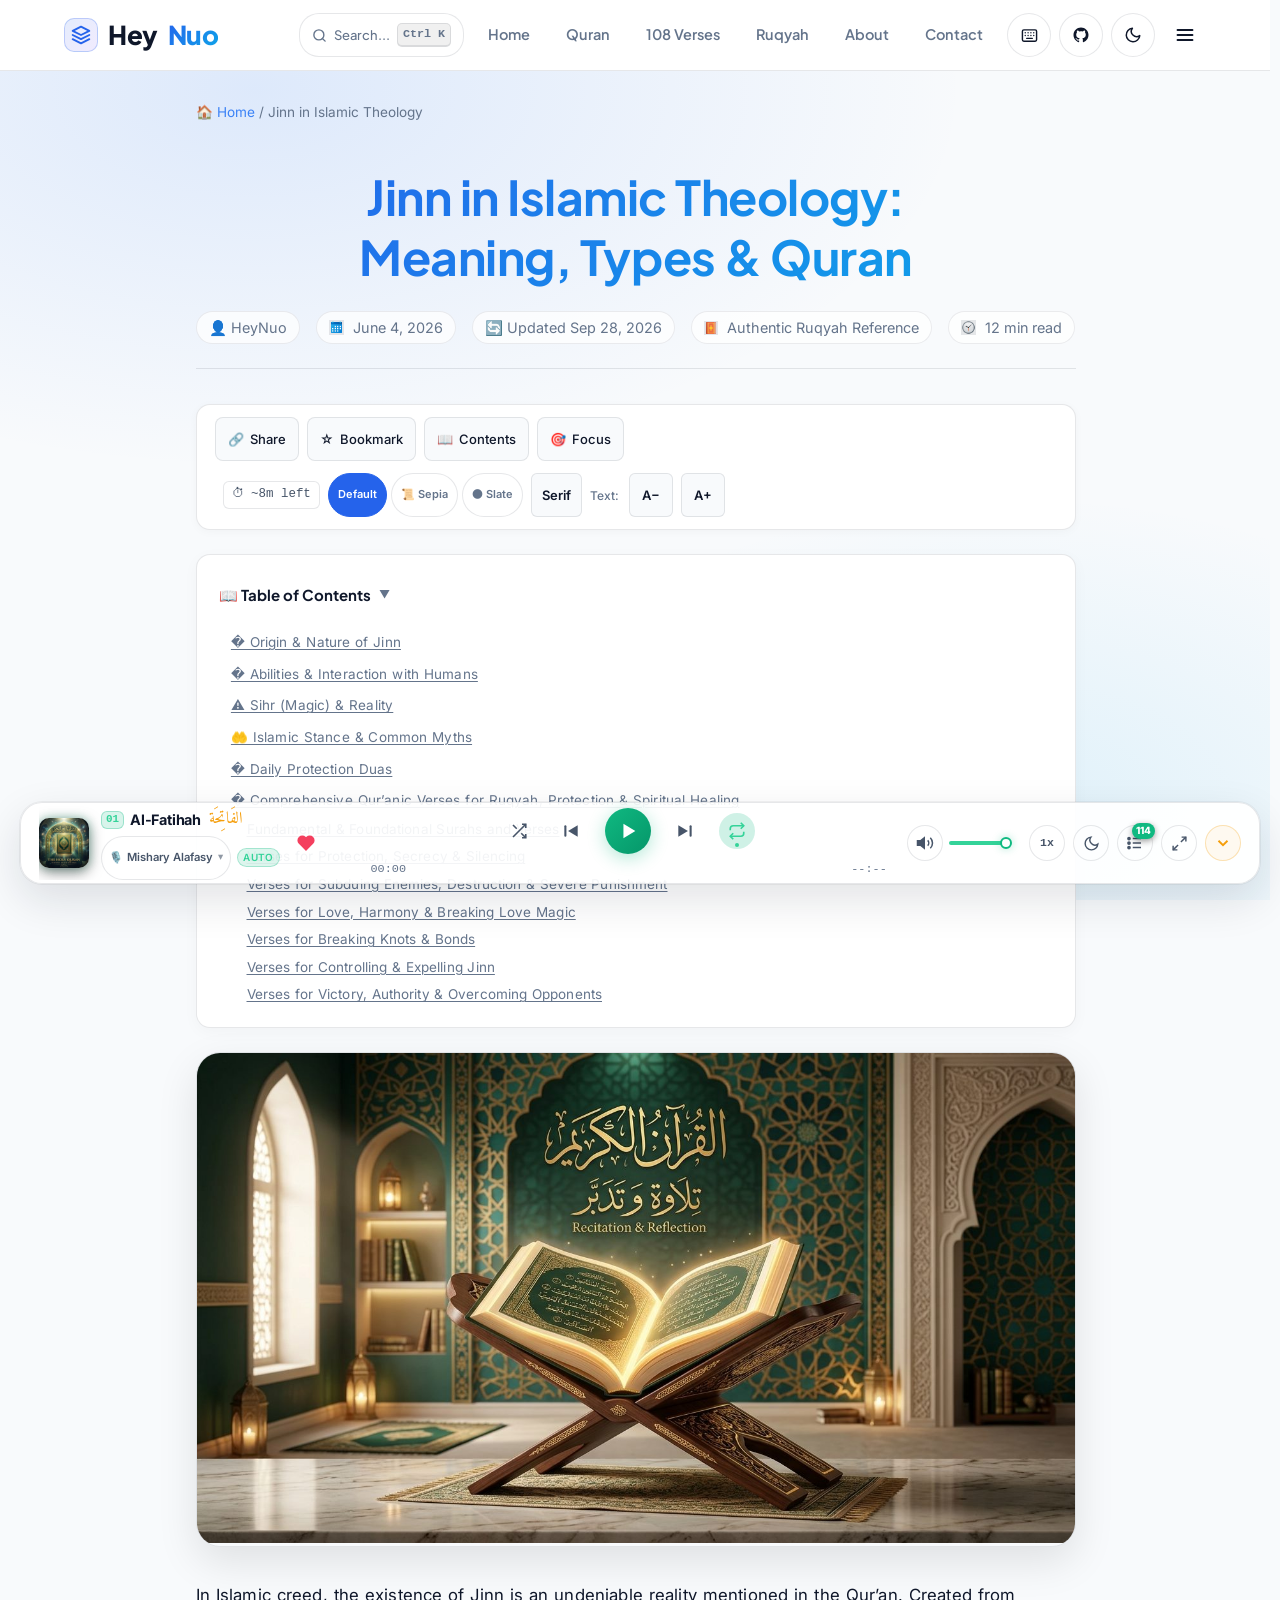
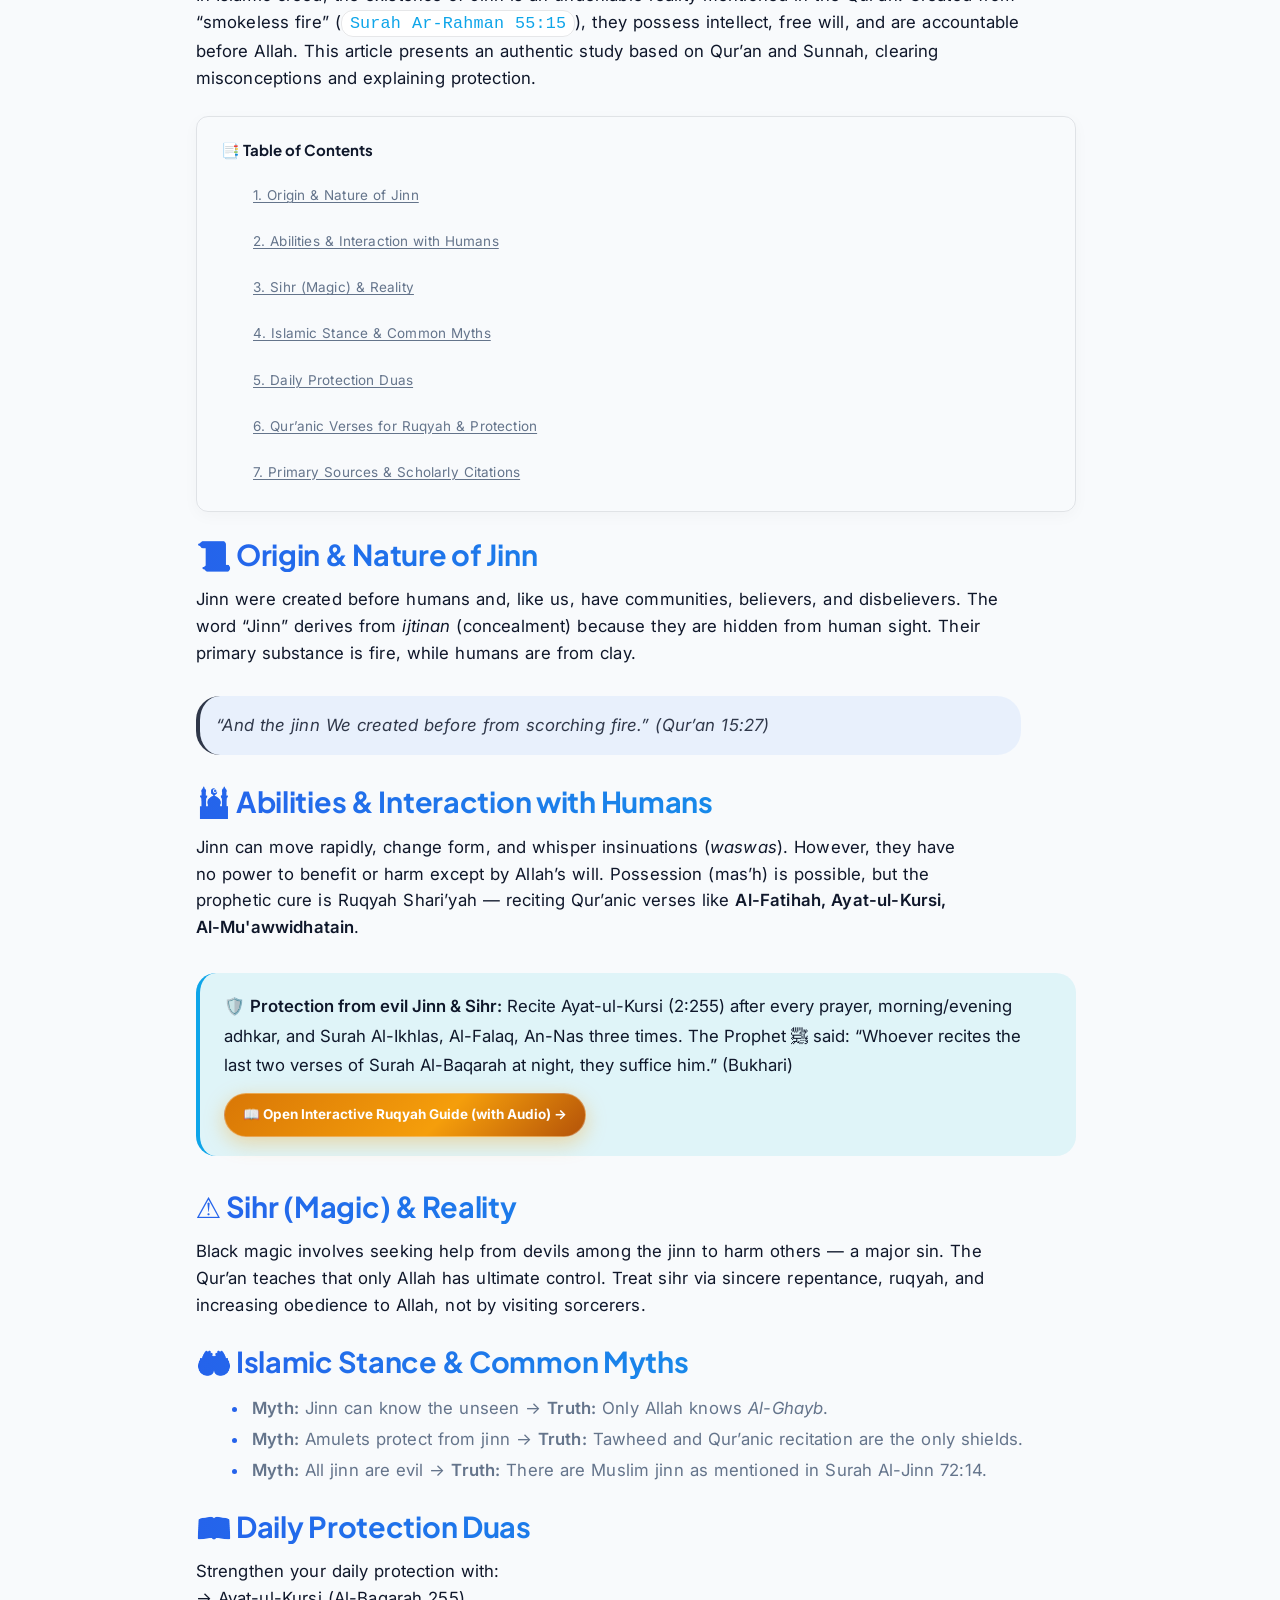
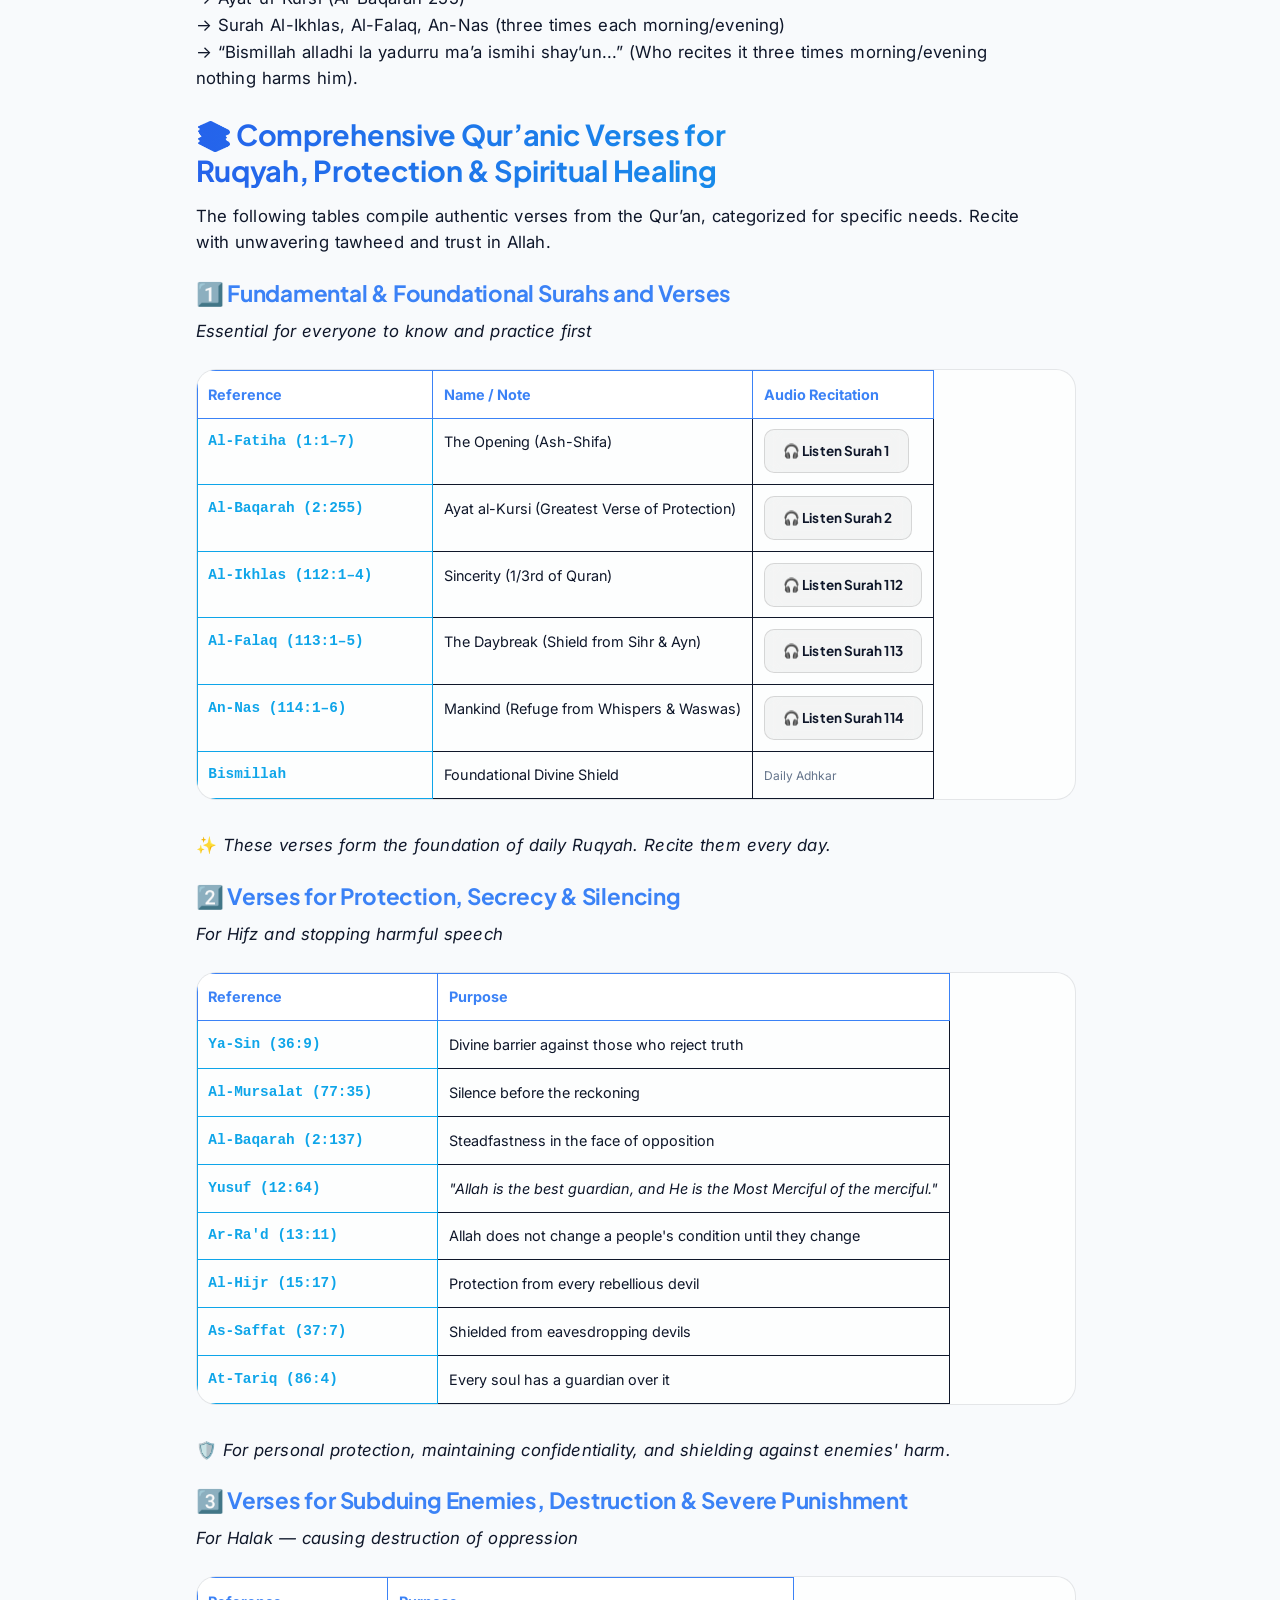
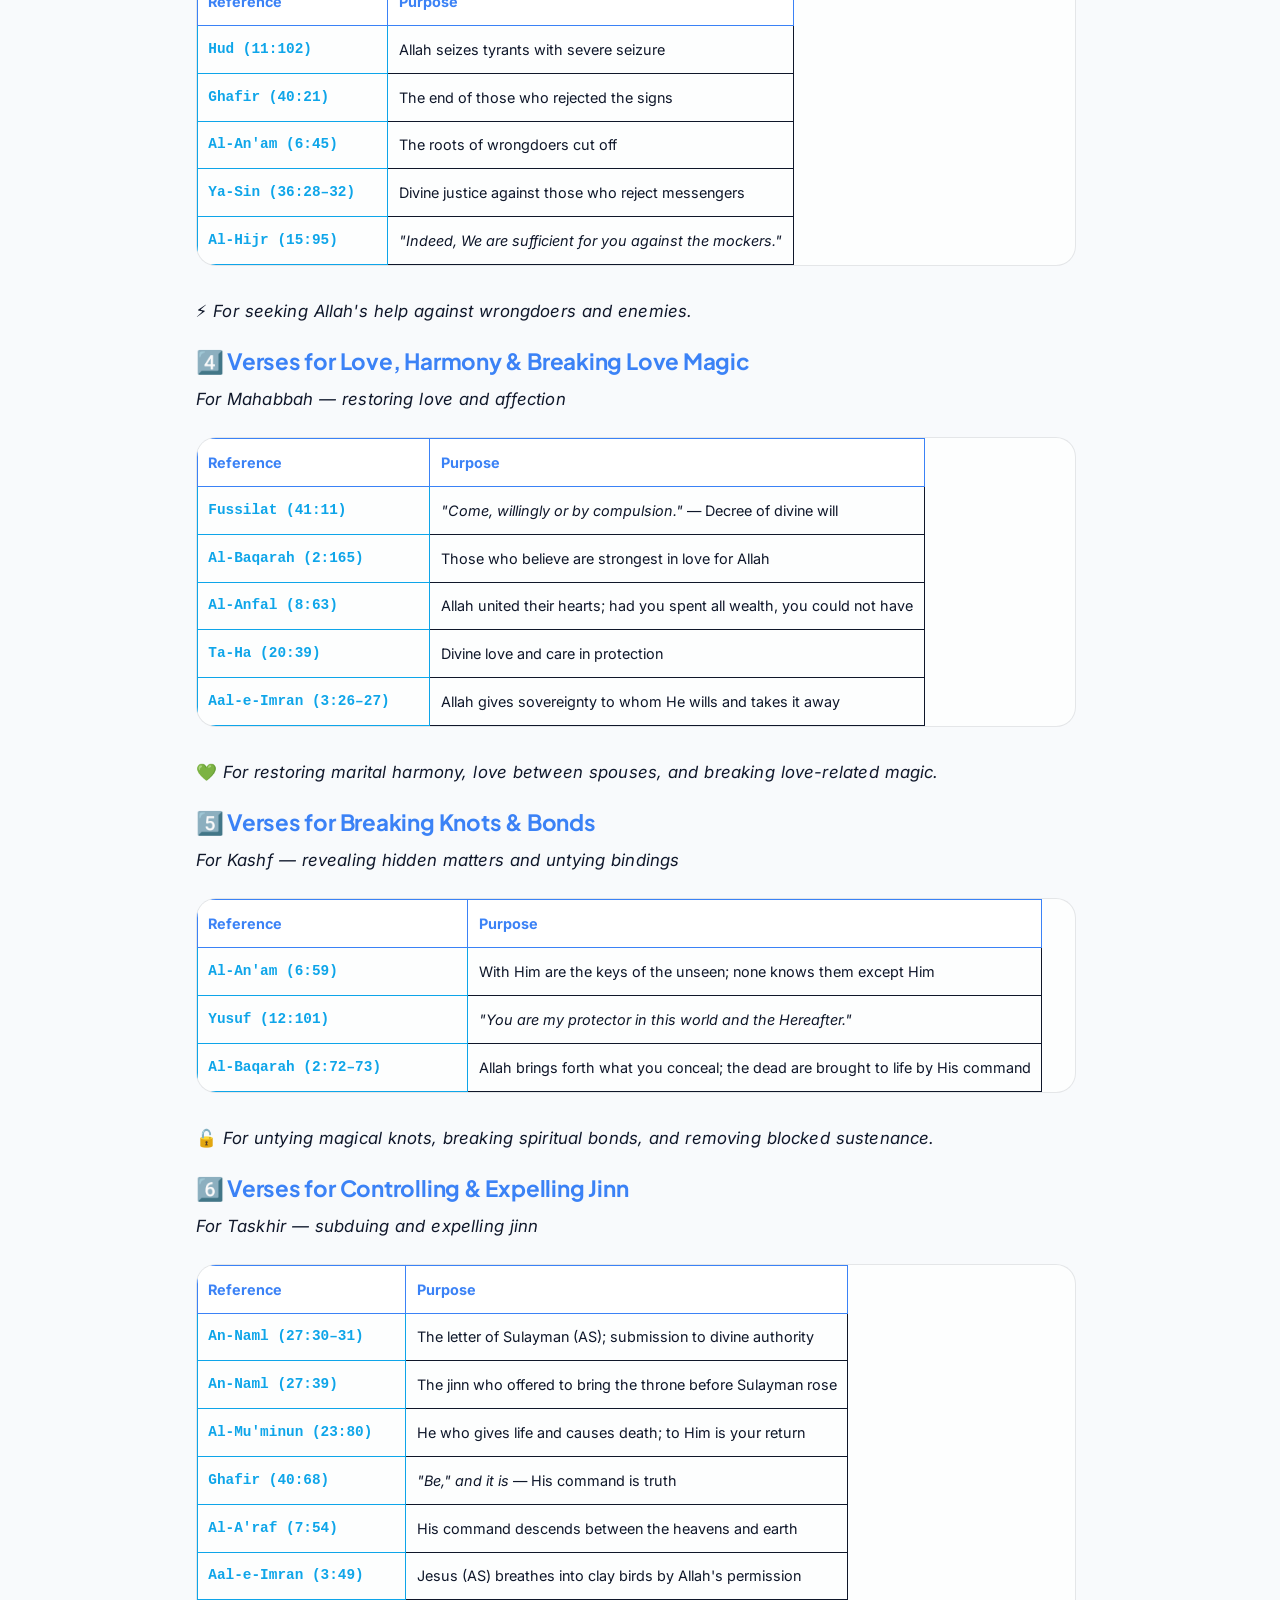
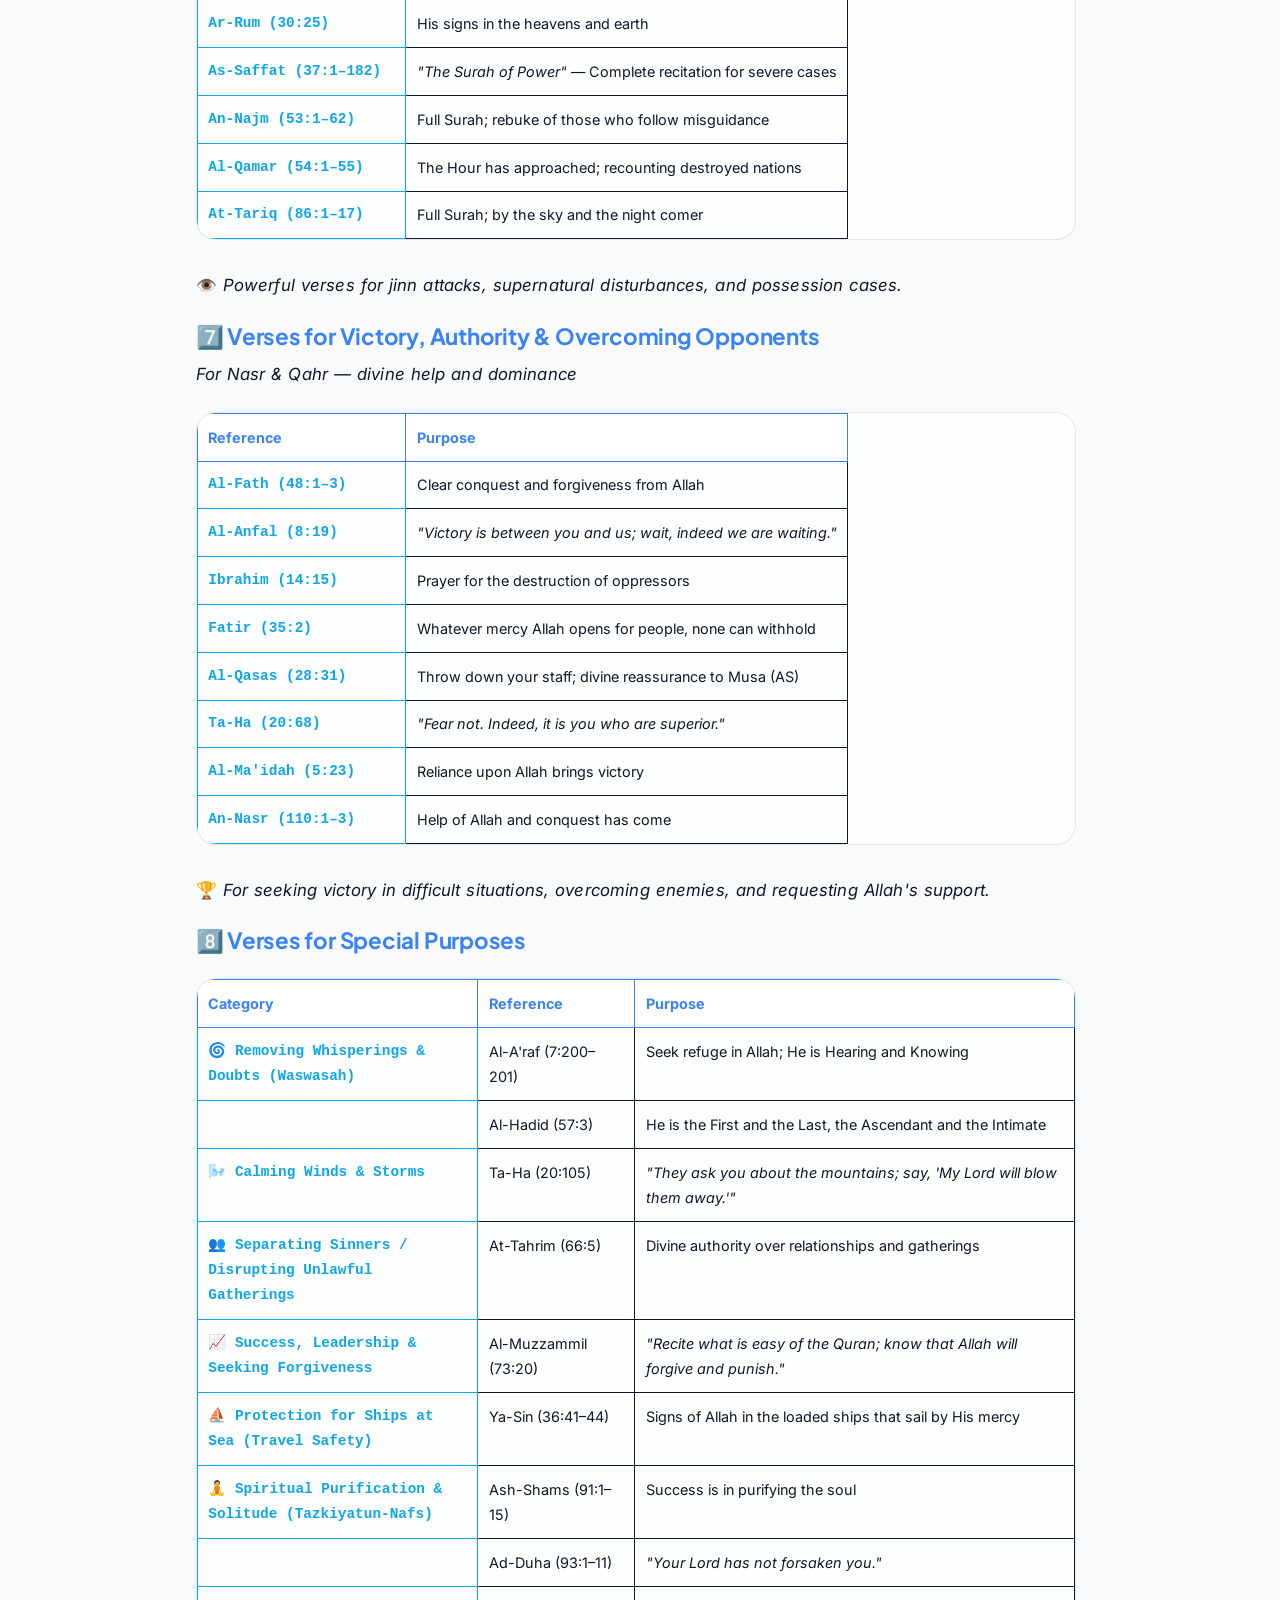
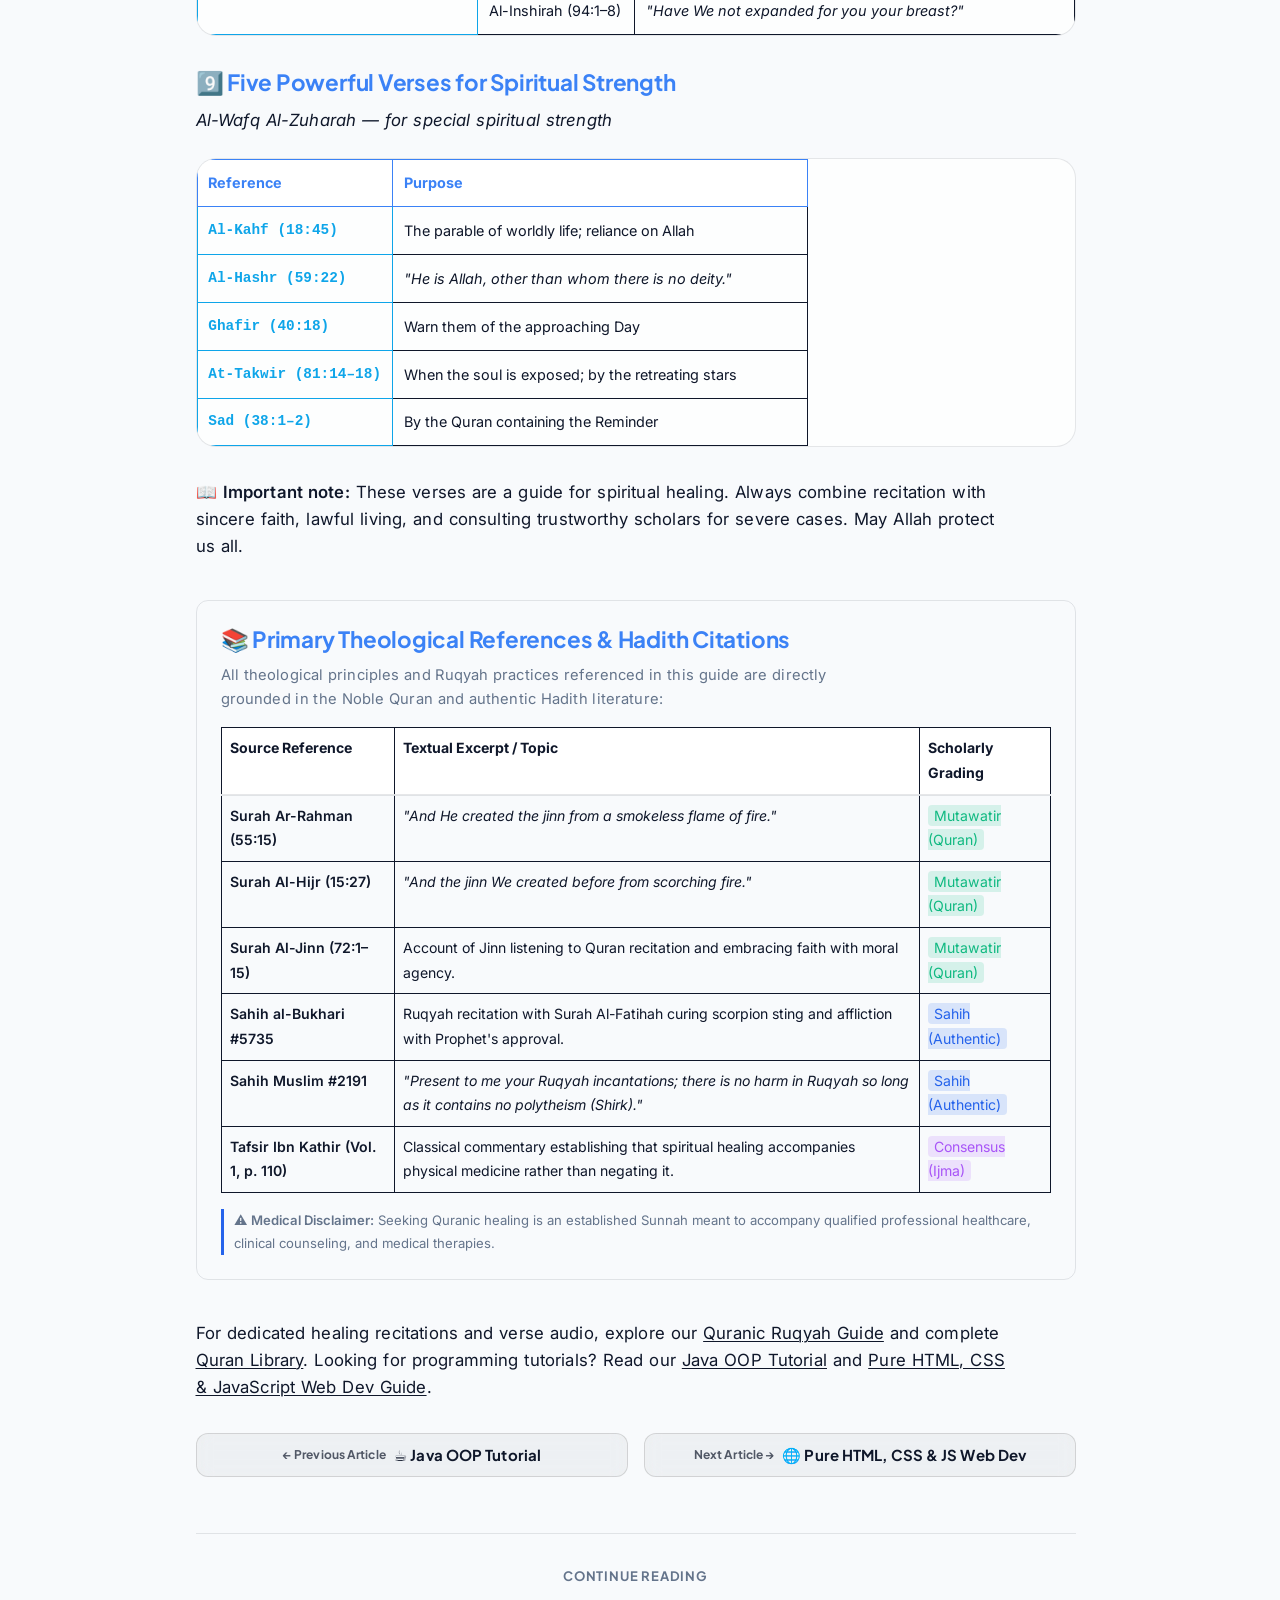
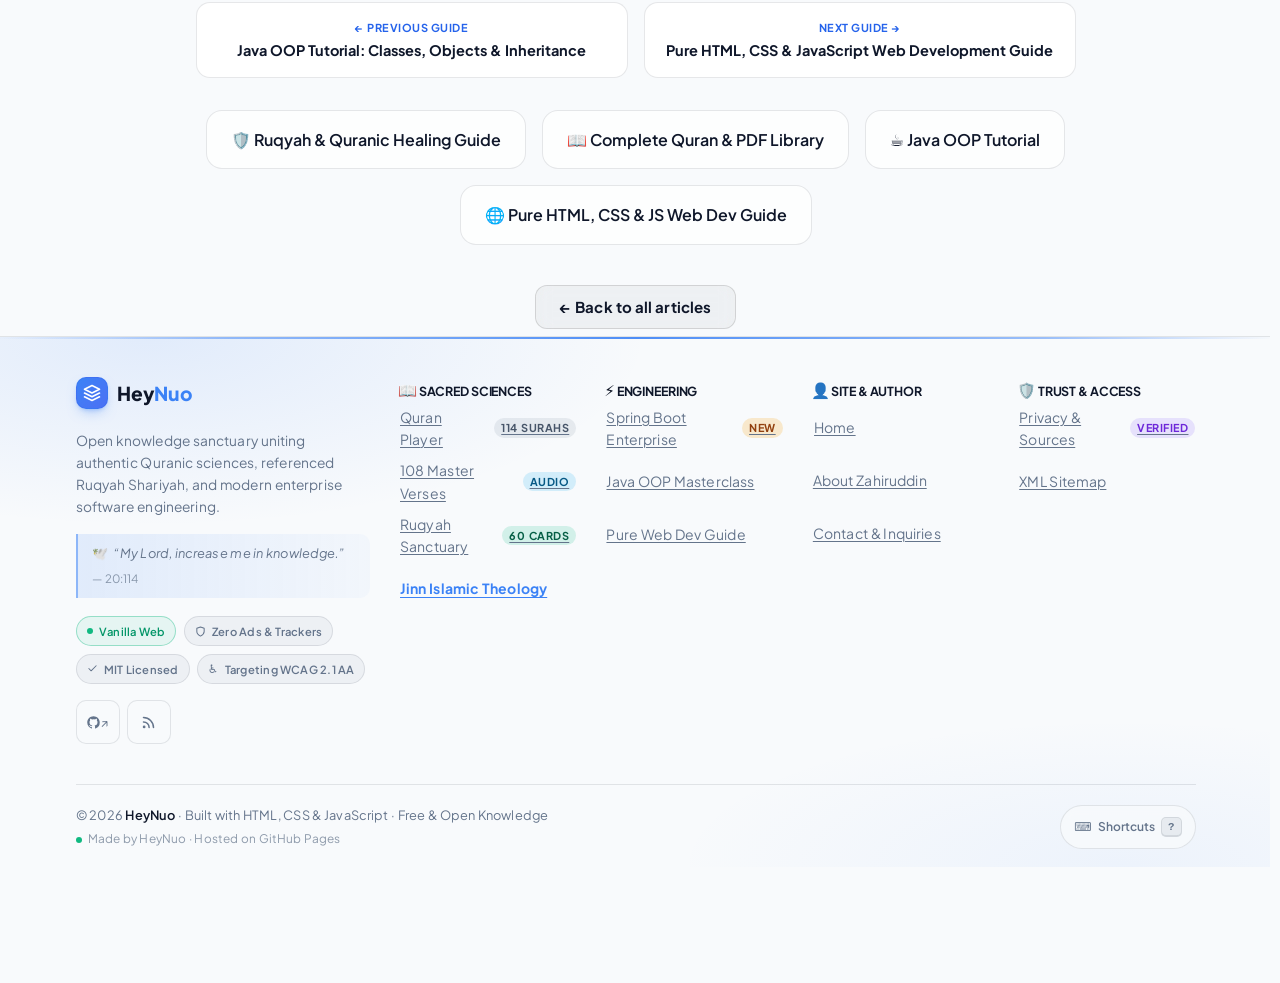
<file: jinn-islamic-theology.html>
﻿<!DOCTYPE html>
<html lang="en" data-theme="light">

<head>
  <meta charset="UTF-8">
  <meta name="viewport" content="width=device-width, initial-scale=1.0, viewport-fit=cover">

  <!-- Theme Initialization: Prevents Flash of Unstyled Content (FOUC) -->
  <script>
    (function () {
      try {
        var savedTheme = localStorage.getItem('heynuo-theme');
        var prefersDark = window.matchMedia && window.matchMedia('(prefers-color-scheme: dark)').matches;
        var theme = savedTheme || (prefersDark ? 'dark' : 'light');
        document.documentElement.setAttribute('data-theme', theme);
        var savedReading = localStorage.getItem('heynuo-reading-theme');
        if (savedReading && savedReading !== 'default') {
          document.documentElement.setAttribute('data-reading-theme', savedReading);
        }
      } catch (e) {
        document.documentElement.setAttribute('data-theme', 'light');
      }
    })();
  </script>
  <meta name="robots" content="index, follow">
  <title>Jinn in Islamic Theology: Meaning, Types &amp; Quran | HeyNuo</title>
  <meta name="description"
    content="Explore jinn in Islamic theology: Quranic references, creation, types, free will, and differences from angels in clear, referenced notes.">
  <meta name="keywords"
    content="Jinn in Islamic theology, Islamic theology notes, Quran unseen, Jinn creation, types of Jinn, Ruqyah, HeyNuo">
  <meta name="author" content="HeyNuo">
  <link rel="canonical" href="https://heynuo.github.io/jinn-islamic-theology.html">
  <meta property="og:title" content="Jinn in Islamic Theology: Meaning, Types &amp; Quran | HeyNuo">
  <meta property="og:description"
    content="Explore jinn in Islamic theology: Quranic references, creation, types, free will, and differences from angels in clear, referenced notes.">
  <meta property="og:type" content="article">
  <meta property="og:url" content="https://heynuo.github.io/jinn-islamic-theology.html">
  <meta property="og:image" content="https://heynuo.github.io/assets/banners/ruqyah-theology.jpg">
  <meta property="og:site_name" content="HeyNuo">
  <meta name="twitter:card" content="summary_large_image">
  <meta name="twitter:title" content="Jinn in Islamic Theology: Meaning, Types &amp; Quran | HeyNuo">
  <meta name="twitter:description"
    content="Explore jinn in Islamic theology: Quranic references, creation, types, free will, and differences from angels in clear, referenced notes.">
  <meta name="twitter:image" content="https://heynuo.github.io/assets/banners/ruqyah-theology.jpg">
  <meta property="og:image:width" content="1200">
  <meta property="og:image:height" content="630">
  <link rel="icon" type="image/svg+xml"
    href="data:image/svg+xml,%3Csvg%20xmlns='http://www.w3.org/2000/svg'%20viewBox='0%200%20100%20100'%3E%3Crect%20width='100'%20height='100'%20fill='%232563eb'/%3E%3Ctext%20x='50'%20y='67'%20font-size='50'%20text-anchor='middle'%20fill='white'%20font-weight='bold'%3EHN%3C/text%3E%3C/svg%3E">
  <link rel="manifest" href="manifest.json">
  <link rel="alternate" type="application/rss+xml" title="HeyNuo RSS Feed" href="https://heynuo.github.io/rss.xml">

  <!-- Google Fonts Preconnect & Stylesheet -->
  <link rel="preconnect" href="https://fonts.googleapis.com">
  <link rel="preconnect" href="https://fonts.gstatic.com" crossorigin>
  <link
    href="https://fonts.googleapis.com/css2?family=Amiri:ital,wght@0,400;0,700;1,400&family=Inter:wght@400;500;600;700&family=Merriweather:ital,wght@0,300;0,400;0,700;1,300&family=Plus+Jakarta+Sans:wght@400;500;600;700;800&display=swap"
    rel="stylesheet">

  <!-- Shared stylesheet: global styles + article components -->
  <link rel="stylesheet" href="css/heynuo.css">
  <!-- Persistent Quran Auto-Listening Audio Player -->
  <link rel="stylesheet" href="css/quran-player.css">

  <!-- JSON-LD Structured Data -->
  <script type="application/ld+json">
  {
    "@context": "https://schema.org",
    "@type": "BlogPosting",
    "headline": "Jinn in Islamic Theology: Meaning, Types & Quran",
    "description": "Explore jinn in Islamic theology: Quranic references, creation, types, free will, and differences from angels in clear, referenced notes.",
    "image": "https://heynuo.github.io/assets/banners/ruqyah-theology.jpg",
    "author": {
      "@type": "Person",
      "name": "HeyNuo",
      "url": "https://heynuo.github.io/about.html"
    },
    "publisher": {
      "@type": "Person",
      "name": "HeyNuo"
    },
    "datePublished": "2026-06-02",
    "dateModified": "2026-09-17",
    "mainEntityOfPage": {
      "@type": "WebPage",
      "@id": "https://heynuo.github.io/jinn-islamic-theology.html"
    }
  }
  </script>
</head>

<body>
  <!-- Include once, anywhere after <body> opens (or in <head> with defer) -->
  <script src="assets/js/quran-player.js" defer></script>

  <div class="reading-progress" id="readingProgress" aria-hidden="true"></div>
  <a href="#main-content" class="skip-link">Skip to main content</a>

  <header>
    <nav class="container" aria-label="Main navigation">
      <a href="index.html" class="logo" aria-label="HeyNuo - Return to homepage">
        <span class="logo-mark" aria-hidden="true">
          <svg width="20" height="20" viewBox="0 0 24 24" fill="none" stroke="currentColor" stroke-width="2.2" stroke-linecap="round" stroke-linejoin="round">
            <path d="M12 2L2 7l10 5 10-5-10-5z"></path>
            <path d="M2 17l10 5 10-5"></path>
            <path d="M2 12l10 5 10-5"></path>
          </svg>
        </span>
        Hey<span>Nuo</span>
      </a>

      <div class="nav-right">
        <button type="button" class="nav-search-btn" id="navSearchBtn" aria-label="Search articles and topics (Ctrl+K)" title="Quick Search (Ctrl+K)">
          <span class="nav-search-icon" aria-hidden="true">
            <svg width="15" height="15" viewBox="0 0 24 24" fill="none" stroke="currentColor" stroke-width="2.2" stroke-linecap="round" stroke-linejoin="round"><circle cx="11" cy="11" r="8"></circle><line x1="21" y1="21" x2="16.65" y2="16.65"></line></svg>
          </span>
          <span class="nav-search-text">Search...</span>
          <kbd class="nav-search-kbd">Ctrl K</kbd>
        </button>

        <div class="nav-links" id="nav-links" role="region" aria-label="Site menu">
          <div class="nav-mobile-head">
            <div class="nav-mobile-brand">
              <span class="logo-mark-mini" aria-hidden="true">HN</span>
              <span>Navigation</span>
            </div>
            <button type="button" class="nav-mobile-close" id="navCloseBtn" aria-label="Close navigation menu">✕</button>
          </div>
          <a href="index.html" data-nav="index">Home</a>
          <a href="quran.html" data-nav="quran">Quran</a>
          <a href="quran-verses.html" data-nav="quran-verses">108 Verses</a>
          <a href="ruqyah.html" data-nav="ruqyah">Ruqyah</a>
          <a href="about.html" data-nav="about">About</a>
          <a href="contact.html" data-nav="contact">Contact</a>
        </div>

        <button type="button" class="nav-icon-btn shortcut-help-btn" id="headerShortcutsBtn" aria-label="Keyboard Shortcuts" title="Keyboard Shortcuts (?)">
          <svg width="17" height="17" viewBox="0 0 24 24" fill="none" stroke="currentColor" stroke-width="2" stroke-linecap="round" stroke-linejoin="round" aria-hidden="true">
            <rect x="2" y="4" width="20" height="16" rx="2"></rect>
            <path d="M6 8h.001M10 8h.001M14 8h.001M18 8h.001M6 12h.001M10 12h.001M14 12h.001M18 12h.001M8 16h8"></path>
          </svg>
        </button>

        <a href="https://github.com/heynuo" target="_blank" rel="noopener noreferrer" class="nav-icon-btn" aria-label="GitHub Profile @heynuo" title="GitHub @heynuo">
          <svg width="18" height="18" viewBox="0 0 24 24" fill="currentColor" aria-hidden="true"><path fill-rule="evenodd" clip-rule="evenodd" d="M12 2C6.477 2 2 6.484 2 12.017c0 4.425 2.865 8.18 6.839 9.504.5.092.682-.217.682-.483 0-.237-.008-.868-.013-1.703-2.782.605-3.369-1.343-3.369-1.343-.454-1.158-1.11-1.466-1.11-1.466-.908-.62.069-.608.069-.608 1.003.07 1.53 1.032 1.53 1.032.892 1.53 2.341 1.088 2.91.832.092-.647.35-1.088.636-1.338-2.22-.253-4.555-1.113-4.555-4.951 0-1.093.39-1.988 1.029-2.688-.103-.253-.446-1.272.098-2.65 0 0 .84-.27 2.75 1.026A9.564 9.564 0 0112 6.844c.85.004 1.705.115 2.504.337 1.909-1.296 2.747-1.027 2.747-1.027.546 1.379.202 2.398.1 2.651.64.7 1.028 1.595 1.028 2.688 0 3.848-2.339 4.695-4.566 4.943.359.309.678.92.678 1.855 0 1.338-.012 2.419-.012 2.747 0 .268.18.58.688.482A10.019 10.019 0 0022 12.017C22 6.484 17.522 2 12 2z"></path></svg>
        </a>

        <button class="theme-toggle" id="theme-toggle" aria-label="Toggle light or dark theme" title="Toggle theme (T)">
          <svg class="theme-svg-icon" width="18" height="18" viewBox="0 0 24 24" fill="none" stroke="currentColor" stroke-width="2" stroke-linecap="round" stroke-linejoin="round" aria-hidden="true"><path d="M21 12.79A9 9 0 1 1 11.21 3 7 7 0 0 0 21 12.79z"></path></svg>
        </button>

        <button class="menu-btn" id="menu-btn" aria-label="Toggle navigation menu" aria-controls="nav-links" aria-expanded="false">
          <svg width="20" height="20" viewBox="0 0 24 24" fill="none" stroke="currentColor" stroke-width="2.2" stroke-linecap="round" stroke-linejoin="round" aria-hidden="true"><line x1="3" y1="12" x2="21" y2="12"></line><line x1="3" y1="6" x2="21" y2="6"></line><line x1="3" y1="18" x2="21" y2="18"></line></svg>
        </button>
      </div>
    </nav>
  </header>

  <div class="container">
    <main id="main-content" class="article-enhanced">
      <div class="breadcrumb"><a href="index.html">🏠 Home</a> / <span>Jinn in Islamic Theology</span></div>
      <article>
        <div class="article-header">
          <h1>Jinn in Islamic Theology: Meaning, Types &amp; Quran</h1>
          <div class="article-meta">
            <span>👤 HeyNuo</span>
            <span><img src="assets/icons/calendar.png" alt="" class="meta-icon" width="14" height="14" decoding="async" loading="lazy"> June 4, 2026</span>
            <span>🔄 Updated Sep 28, 2026</span>
            <span><img src="assets/icons/quran.png" alt="" class="badge-icon" width="14" height="14" decoding="async" loading="lazy"> Authentic Ruqyah Reference</span>
            <span><img src="assets/icons/clock.png" alt="" class="meta-icon" width="14" height="14" decoding="async" loading="lazy"> 12 min read</span>
          </div>
        </div>

        <div class="article-hero-banner">
          <img src="assets/banners/ruqyah-theology.jpg" alt="Jinn in Islamic Theology: Meaning, Types &amp; Quran Banner" width="1200"
            height="675" fetchpriority="high" decoding="async" loading="lazy">
        </div>
        <div class="prose">
          <p>In Islamic creed, the existence of Jinn is an undeniable reality mentioned in the Qur’an. Created from
            “smokeless fire” (<span class="quran-ref">Surah Ar-Rahman 55:15</span>), they possess intellect, free will,
            and are accountable before Allah. This article presents an authentic study based on Qur’an and Sunnah,
            clearing misconceptions and explaining protection.</p>

          <nav class="article-toc-box" aria-label="Table of contents" style="background: var(--bg-card); border: 1px solid var(--border); border-radius: var(--radius-md); padding: 1.25rem 1.5rem; margin: 1.5rem 0;">
            <div class="toc-title" style="font-weight: 700; margin-bottom: 0.75rem; color: var(--text);">📑 Table of Contents</div>
            <ol class="toc-list" style="margin: 0; padding-left: 1.25rem; display: flex; flex-direction: column; gap: 0.4rem;">
              <li><a href="#origin-nature">1. Origin &amp; Nature of Jinn</a></li>
              <li><a href="#abilities-interaction">2. Abilities &amp; Interaction with Humans</a></li>
              <li><a href="#sihr-reality">3. Sihr (Magic) &amp; Reality</a></li>
              <li><a href="#islamic-stance-myths">4. Islamic Stance &amp; Common Myths</a></li>
              <li><a href="#daily-protection-duas">5. Daily Protection Duas</a></li>
              <li><a href="#ruqyah-verses-table">6. Qur’anic Verses for Ruqyah &amp; Protection</a></li>
              <li><a href="#scholarly-citations">7. Primary Sources &amp; Scholarly Citations</a></li>
            </ol>
          </nav>

          <h2 id="origin-nature">📜 Origin &amp; Nature of Jinn</h2>
          <p>Jinn were created before humans and, like us, have communities, believers, and disbelievers. The word
            “Jinn” derives from <em>ijtinan</em> (concealment) because they are hidden from human sight. Their primary
            substance is fire, while humans are from clay.</p>
          <blockquote>“And the jinn We created before from scorching fire.” (Qur’an 15:27)</blockquote>

          <h2 id="abilities-interaction">🕌 Abilities &amp; Interaction with Humans</h2>
          <p>Jinn can move rapidly, change form, and whisper insinuations (<em>waswas</em>). However, they have no power
            to benefit or harm except by Allah’s will. Possession (mas’h) is possible, but the prophetic cure is Ruqyah
            Shari’yah — reciting Qur’anic verses like <strong>Al-Fatihah, Ayat-ul-Kursi, Al-Mu'awwidhatain</strong>.</p>

          <div class="info-card secondary" style="display:flex; flex-direction:column; gap:12px;">
            <div>
              🛡️ <strong>Protection from evil Jinn &amp; Sihr:</strong> Recite Ayat-ul-Kursi (2:255) after every
              prayer, morning/evening adhkar, and Surah Al-Ikhlas, Al-Falaq, An-Nas three times. The Prophet ﷺ said:
              “Whoever recites the last two verses of Surah Al-Baqarah at night, they suffice him.” (Bukhari)
            </div>
            <div>
              <a href="ruqyah.html" class="project-btn"
                style="padding:9px 18px; font-size:13.5px; display:inline-flex;">
                📖 Open Interactive Ruqyah Guide (with Audio) →
              </a>
            </div>
          </div>

          <h2 id="sihr-reality">⚠️ Sihr (Magic) &amp; Reality</h2>
          <p>Black magic involves seeking help from devils among the jinn to harm others — a major sin. The Qur’an
            teaches that only Allah has ultimate control. Treat sihr via sincere repentance, ruqyah, and increasing
            obedience to Allah, not by visiting sorcerers.</p>

          <h2 id="islamic-stance-myths">🤲 Islamic Stance &amp; Common Myths</h2>
          <ul>
            <li><strong>Myth:</strong> Jinn can know the unseen → <strong>Truth:</strong> Only Allah knows
              <em>Al-Ghayb</em>.</li>
            <li><strong>Myth:</strong> Amulets protect from jinn → <strong>Truth:</strong> Tawheed and Qur’anic
              recitation are the only shields.</li>
            <li><strong>Myth:</strong> All jinn are evil → <strong>Truth:</strong> There are Muslim jinn as mentioned in
              Surah Al-Jinn 72:14.</li>
          </ul>

          <h2 id="daily-protection-duas">📖 Daily Protection Duas</h2>
          <p>Strengthen your daily protection with:<br />
            → Ayat-ul-Kursi (Al-Baqarah 255)<br />
            → Surah Al-Ikhlas, Al-Falaq, An-Nas (three times each morning/evening)<br />
            → “Bismillah alladhi la yadurru ma’a ismihi shay’un...” (Who recites it three times morning/evening nothing
            harms him).</p>

          <h2 id="ruqyah-verses-table">📚 Comprehensive Qur’anic Verses for Ruqyah, Protection &amp; Spiritual Healing</h2>
          <p>The following tables compile authentic verses from the Qur’an, categorized for specific needs. Recite with
            unwavering tawheed and trust in Allah.</p>

          <!-- SECTION 1 -->
          <h3>1️⃣ Fundamental & Foundational Surahs and Verses</h3>
          <p><em>Essential for everyone to know and practice first</em></p>
          <div class="verses-table-wrapper">
            <table class="verses-table">
              <thead>
                <tr>
                  <th>Reference</th>
                  <th>Name / Note</th>
                  <th>Audio Recitation</th>
                </tr>
              </thead>
              <tbody>
                <tr>
                  <td>Al-Fatiha (1:1–7)</td>
                  <td>The Opening (Ash-Shifa)</td>
                  <td><button type="button" class="btn btn-secondary btn-sm"
                      onclick="if(window.QuranPlayer){window.QuranPlayer.playSurah(1);}">🎧 Listen Surah 1</button></td>
                </tr>
                <tr>
                  <td>Al-Baqarah (2:255)</td>
                  <td>Ayat al-Kursi (Greatest Verse of Protection)</td>
                  <td><button type="button" class="btn btn-secondary btn-sm"
                      onclick="if(window.QuranPlayer){window.QuranPlayer.playSurah(2);}">🎧 Listen Surah 2</button></td>
                </tr>
                <tr>
                  <td>Al-Ikhlas (112:1–4)</td>
                  <td>Sincerity (1/3rd of Quran)</td>
                  <td><button type="button" class="btn btn-secondary btn-sm"
                      onclick="if(window.QuranPlayer){window.QuranPlayer.playSurah(112);}">🎧 Listen Surah 112</button>
                  </td>
                </tr>
                <tr>
                  <td>Al-Falaq (113:1–5)</td>
                  <td>The Daybreak (Shield from Sihr &amp; Ayn)</td>
                  <td><button type="button" class="btn btn-secondary btn-sm"
                      onclick="if(window.QuranPlayer){window.QuranPlayer.playSurah(113);}">🎧 Listen Surah 113</button>
                  </td>
                </tr>
                <tr>
                  <td>An-Nas (114:1–6)</td>
                  <td>Mankind (Refuge from Whispers &amp; Waswas)</td>
                  <td><button type="button" class="btn btn-secondary btn-sm"
                      onclick="if(window.QuranPlayer){window.QuranPlayer.playSurah(114);}">🎧 Listen Surah 114</button>
                  </td>
                </tr>
                <tr>
                  <td>Bismillah</td>
                  <td>Foundational Divine Shield</td>
                  <td><span style="color:var(--muted); font-size:12px;">Daily Adhkar</span></td>
                </tr>
              </tbody>
            </table>
          </div>
          <p>✨ <em>These verses form the foundation of daily Ruqyah. Recite them every day.</em></p>

          <!-- SECTION 2 -->
          <h3>2️⃣ Verses for Protection, Secrecy & Silencing</h3>
          <p><em>For Hifz and stopping harmful speech</em></p>
          <div class="verses-table-wrapper">
            <table class="verses-table">
              <thead>
                <tr>
                  <th>Reference</th>
                  <th>Purpose</th>
                </tr>
              </thead>
              <tbody>
                <tr>
                  <td>Ya-Sin (36:9)</td>
                  <td>Divine barrier against those who reject truth</td>
                </tr>
                <tr>
                  <td>Al-Mursalat (77:35)</td>
                  <td>Silence before the reckoning</td>
                </tr>
                <tr>
                  <td>Al-Baqarah (2:137)</td>
                  <td>Steadfastness in the face of opposition</td>
                </tr>
                <tr>
                  <td>Yusuf (12:64)</td>
                  <td><em>"Allah is the best guardian, and He is the Most Merciful of the merciful."</em></td>
                </tr>
                <tr>
                  <td>Ar-Ra'd (13:11)</td>
                  <td>Allah does not change a people's condition until they change</td>
                </tr>
                <tr>
                  <td>Al-Hijr (15:17)</td>
                  <td>Protection from every rebellious devil</td>
                </tr>
                <tr>
                  <td>As-Saffat (37:7)</td>
                  <td>Shielded from eavesdropping devils</td>
                </tr>
                <tr>
                  <td>At-Tariq (86:4)</td>
                  <td>Every soul has a guardian over it</td>
                </tr>
              </tbody>
            </table>
          </div>
          <p>🛡️ <em>For personal protection, maintaining confidentiality, and shielding against enemies' harm.</em></p>

          <!-- SECTION 3 -->
          <h3>3️⃣ Verses for Subduing Enemies, Destruction & Severe Punishment</h3>
          <p><em>For Halak — causing destruction of oppression</em></p>
          <div class="verses-table-wrapper">
            <table class="verses-table">
              <thead>
                <tr>
                  <th>Reference</th>
                  <th>Purpose</th>
                </tr>
              </thead>
              <tbody>
                <tr>
                  <td>Hud (11:102)</td>
                  <td>Allah seizes tyrants with severe seizure</td>
                </tr>
                <tr>
                  <td>Ghafir (40:21)</td>
                  <td>The end of those who rejected the signs</td>
                </tr>
                <tr>
                  <td>Al-An'am (6:45)</td>
                  <td>The roots of wrongdoers cut off</td>
                </tr>
                <tr>
                  <td>Ya-Sin (36:28–32)</td>
                  <td>Divine justice against those who reject messengers</td>
                </tr>
                <tr>
                  <td>Al-Hijr (15:95)</td>
                  <td><em>"Indeed, We are sufficient for you against the mockers."</em></td>
                </tr>
              </tbody>
            </table>
          </div>
          <p>⚡ <em>For seeking Allah's help against wrongdoers and enemies.</em></p>

          <!-- SECTION 4 -->
          <h3>4️⃣ Verses for Love, Harmony & Breaking Love Magic</h3>
          <p><em>For Mahabbah — restoring love and affection</em></p>
          <div class="verses-table-wrapper">
            <table class="verses-table">
              <thead>
                <tr>
                  <th>Reference</th>
                  <th>Purpose</th>
                </tr>
              </thead>
              <tbody>
                <tr>
                  <td>Fussilat (41:11)</td>
                  <td><em>"Come, willingly or by compulsion."</em> — Decree of divine will</td>
                </tr>
                <tr>
                  <td>Al-Baqarah (2:165)</td>
                  <td>Those who believe are strongest in love for Allah</td>
                </tr>
                <tr>
                  <td>Al-Anfal (8:63)</td>
                  <td>Allah united their hearts; had you spent all wealth, you could not have</td>
                </tr>
                <tr>
                  <td>Ta-Ha (20:39)</td>
                  <td>Divine love and care in protection</td>
                </tr>
                <tr>
                  <td>Aal-e-Imran (3:26–27)</td>
                  <td>Allah gives sovereignty to whom He wills and takes it away</td>
                </tr>
              </tbody>
            </table>
          </div>
          <p>💚 <em>For restoring marital harmony, love between spouses, and breaking love-related magic.</em></p>

          <!-- SECTION 5 -->
          <h3>5️⃣ Verses for Breaking Knots & Bonds</h3>
          <p><em>For Kashf — revealing hidden matters and untying bindings</em></p>
          <div class="verses-table-wrapper">
            <table class="verses-table">
              <thead>
                <tr>
                  <th>Reference</th>
                  <th>Purpose</th>
                </tr>
              </thead>
              <tbody>
                <tr>
                  <td>Al-An'am (6:59)</td>
                  <td>With Him are the keys of the unseen; none knows them except Him</td>
                </tr>
                <tr>
                  <td>Yusuf (12:101)</td>
                  <td><em>"You are my protector in this world and the Hereafter."</em></td>
                </tr>
                <tr>
                  <td>Al-Baqarah (2:72–73)</td>
                  <td>Allah brings forth what you conceal; the dead are brought to life by His command</td>
                </tr>
              </tbody>
            </table>
          </div>
          <p>🔓 <em>For untying magical knots, breaking spiritual bonds, and removing blocked sustenance.</em></p>

          <!-- SECTION 6 -->
          <h3>6️⃣ Verses for Controlling & Expelling Jinn</h3>
          <p><em>For Taskhir — subduing and expelling jinn</em></p>
          <div class="verses-table-wrapper">
            <table class="verses-table">
              <thead>
                <tr>
                  <th>Reference</th>
                  <th>Purpose</th>
                </tr>
              </thead>
              <tbody>
                <tr>
                  <td>An-Naml (27:30–31)</td>
                  <td>The letter of Sulayman (AS); submission to divine authority</td>
                </tr>
                <tr>
                  <td>An-Naml (27:39)</td>
                  <td>The jinn who offered to bring the throne before Sulayman rose</td>
                </tr>
                <tr>
                  <td>Al-Mu'minun (23:80)</td>
                  <td>He who gives life and causes death; to Him is your return</td>
                </tr>
                <tr>
                  <td>Ghafir (40:68)</td>
                  <td><em>"Be," and it is</em> — His command is truth</td>
                </tr>
                <tr>
                  <td>Al-A'raf (7:54)</td>
                  <td>His command descends between the heavens and earth</td>
                </tr>
                <tr>
                  <td>Aal-e-Imran (3:49)</td>
                  <td>Jesus (AS) breathes into clay birds by Allah's permission</td>
                </tr>
                <tr>
                  <td>Ar-Rum (30:25)</td>
                  <td>His signs in the heavens and earth</td>
                </tr>
                <tr>
                  <td>As-Saffat (37:1–182)</td>
                  <td><em>"The Surah of Power"</em> — Complete recitation for severe cases</td>
                </tr>
                <tr>
                  <td>An-Najm (53:1–62)</td>
                  <td>Full Surah; rebuke of those who follow misguidance</td>
                </tr>
                <tr>
                  <td>Al-Qamar (54:1–55)</td>
                  <td>The Hour has approached; recounting destroyed nations</td>
                </tr>
                <tr>
                  <td>At-Tariq (86:1–17)</td>
                  <td>Full Surah; by the sky and the night comer</td>
                </tr>
              </tbody>
            </table>
          </div>
          <p>👁️ <em>Powerful verses for jinn attacks, supernatural disturbances, and possession cases.</em></p>

          <!-- SECTION 7 -->
          <h3>7️⃣ Verses for Victory, Authority & Overcoming Opponents</h3>
          <p><em>For Nasr & Qahr — divine help and dominance</em></p>
          <div class="verses-table-wrapper">
            <table class="verses-table">
              <thead>
                <tr>
                  <th>Reference</th>
                  <th>Purpose</th>
                </tr>
              </thead>
              <tbody>
                <tr>
                  <td>Al-Fath (48:1–3)</td>
                  <td>Clear conquest and forgiveness from Allah</td>
                </tr>
                <tr>
                  <td>Al-Anfal (8:19)</td>
                  <td><em>"Victory is between you and us; wait, indeed we are waiting."</em></td>
                </tr>
                <tr>
                  <td>Ibrahim (14:15)</td>
                  <td>Prayer for the destruction of oppressors</td>
                </tr>
                <tr>
                  <td>Fatir (35:2)</td>
                  <td>Whatever mercy Allah opens for people, none can withhold</td>
                </tr>
                <tr>
                  <td>Al-Qasas (28:31)</td>
                  <td>Throw down your staff; divine reassurance to Musa (AS)</td>
                </tr>
                <tr>
                  <td>Ta-Ha (20:68)</td>
                  <td><em>"Fear not. Indeed, it is you who are superior."</em></td>
                </tr>
                <tr>
                  <td>Al-Ma'idah (5:23)</td>
                  <td>Reliance upon Allah brings victory</td>
                </tr>
                <tr>
                  <td>An-Nasr (110:1–3)</td>
                  <td>Help of Allah and conquest has come</td>
                </tr>
              </tbody>
            </table>
          </div>
          <p>🏆 <em>For seeking victory in difficult situations, overcoming enemies, and requesting Allah's
              support.</em></p>

          <!-- SECTION 8 -->
          <h3>8️⃣ Verses for Special Purposes</h3>
          <div class="verses-table-wrapper">
            <table class="verses-table">
              <thead>
                <tr>
                  <th>Category</th>
                  <th>Reference</th>
                  <th>Purpose</th>
                </tr>
              </thead>
              <tbody>
                <tr>
                  <td>🌀 Removing Whisperings & Doubts (Waswasah)</td>
                  <td>Al-A'raf (7:200–201)</td>
                  <td>Seek refuge in Allah; He is Hearing and Knowing</td>
                </tr>
                <tr>
                  <td></td>
                  <td>Al-Hadid (57:3)</td>
                  <td>He is the First and the Last, the Ascendant and the Intimate</td>
                </tr>
                <tr>
                  <td>🌬️ Calming Winds & Storms</td>
                  <td>Ta-Ha (20:105)</td>
                  <td><em>"They ask you about the mountains; say, 'My Lord will blow them away.'"</em></td>
                </tr>
                <tr>
                  <td>👥 Separating Sinners / Disrupting Unlawful Gatherings</td>
                  <td>At-Tahrim (66:5)</td>
                  <td>Divine authority over relationships and gatherings</td>
                </tr>
                <tr>
                  <td>📈 Success, Leadership & Seeking Forgiveness</td>
                  <td>Al-Muzzammil (73:20)</td>
                  <td><em>"Recite what is easy of the Quran; know that Allah will forgive and punish."</em></td>
                </tr>
                <tr>
                  <td>⛵ Protection for Ships at Sea (Travel Safety)</td>
                  <td>Ya-Sin (36:41–44)</td>
                  <td>Signs of Allah in the loaded ships that sail by His mercy</td>
                </tr>
                <tr>
                  <td>🧘 Spiritual Purification & Solitude (Tazkiyatun-Nafs)</td>
                  <td>Ash-Shams (91:1–15)</td>
                  <td>Success is in purifying the soul</td>
                </tr>
                <tr>
                  <td></td>
                  <td>Ad-Duha (93:1–11)</td>
                  <td><em>"Your Lord has not forsaken you."</em></td>
                </tr>
                <tr>
                  <td></td>
                  <td>Al-Inshirah (94:1–8)</td>
                  <td><em>"Have We not expanded for you your breast?"</em></td>
                </tr>
              </tbody>
            </table>
          </div>

          <!-- SECTION 9 -->
          <h3>9️⃣ Five Powerful Verses for Spiritual Strength</h3>
          <p><em>Al-Wafq Al-Zuharah — for special spiritual strength</em></p>
          <div class="verses-table-wrapper">
            <table class="verses-table">
              <thead>
                <tr>
                  <th>Reference</th>
                  <th>Purpose</th>
                </tr>
              </thead>
              <tbody>
                <tr>
                  <td>Al-Kahf (18:45)</td>
                  <td>The parable of worldly life; reliance on Allah</td>
                </tr>
                <tr>
                  <td>Al-Hashr (59:22)</td>
                  <td><em>"He is Allah, other than whom there is no deity."</em></td>
                </tr>
                <tr>
                  <td>Ghafir (40:18)</td>
                  <td>Warn them of the approaching Day</td>
                </tr>
                <tr>
                  <td>At-Takwir (81:14–18)</td>
                  <td>When the soul is exposed; by the retreating stars</td>
                </tr>
                <tr>
                  <td>Sad (38:1–2)</td>
                  <td>By the Quran containing the Reminder</td>
                </tr>
              </tbody>
            </table>
          </div>

          <p>📖 <strong>Important note:</strong> These verses are a guide for spiritual healing. Always combine
            recitation with sincere faith, lawful living, and consulting trustworthy scholars for severe cases. May
            Allah protect us all.</p>

          <!-- Dedicated Scholarly Citations & Primary Sources Section (R-25) -->
          <section id="scholarly-citations" class="citations-section" style="margin: 2.5rem 0; padding: 1.5rem; background: var(--bg-card); border: 1px solid var(--border); border-radius: var(--radius-md);">
            <h3 style="margin-top: 0; display: flex; align-items: center; gap: 8px;">
              <span>📚 Primary Theological References &amp; Hadith Citations</span>
            </h3>
            <p style="font-size: 0.92rem; color: var(--muted); margin-bottom: 1rem;">
              All theological principles and Ruqyah practices referenced in this guide are directly grounded in the Noble Quran and authentic Hadith literature:
            </p>
            <div style="overflow-x: auto;">
              <table style="width: 100%; border-collapse: collapse; font-size: 0.88rem;">
                <thead>
                  <tr style="border-bottom: 2px solid var(--border); text-align: left;">
                    <th style="padding: 8px;">Source Reference</th>
                    <th style="padding: 8px;">Textual Excerpt / Topic</th>
                    <th style="padding: 8px;">Scholarly Grading</th>
                  </tr>
                </thead>
                <tbody>
                  <tr style="border-bottom: 1px solid var(--border);">
                    <td style="padding: 8px;"><strong>Surah Ar-Rahman (55:15)</strong></td>
                    <td style="padding: 8px;"><em>"And He created the jinn from a smokeless flame of fire."</em></td>
                    <td style="padding: 8px;"><span class="badge" style="background: rgba(16, 185, 129, 0.15); color: #10b981; padding: 2px 6px; border-radius: 4px;">Mutawatir (Quran)</span></td>
                  </tr>
                  <tr style="border-bottom: 1px solid var(--border);">
                    <td style="padding: 8px;"><strong>Surah Al-Hijr (15:27)</strong></td>
                    <td style="padding: 8px;"><em>"And the jinn We created before from scorching fire."</em></td>
                    <td style="padding: 8px;"><span class="badge" style="background: rgba(16, 185, 129, 0.15); color: #10b981; padding: 2px 6px; border-radius: 4px;">Mutawatir (Quran)</span></td>
                  </tr>
                  <tr style="border-bottom: 1px solid var(--border);">
                    <td style="padding: 8px;"><strong>Surah Al-Jinn (72:1–15)</strong></td>
                    <td style="padding: 8px;">Account of Jinn listening to Quran recitation and embracing faith with moral agency.</td>
                    <td style="padding: 8px;"><span class="badge" style="background: rgba(16, 185, 129, 0.15); color: #10b981; padding: 2px 6px; border-radius: 4px;">Mutawatir (Quran)</span></td>
                  </tr>
                  <tr style="border-bottom: 1px solid var(--border);">
                    <td style="padding: 8px;"><strong>Sahih al-Bukhari #5735</strong></td>
                    <td style="padding: 8px;">Ruqyah recitation with Surah Al-Fatihah curing scorpion sting and affliction with Prophet's approval.</td>
                    <td style="padding: 8px;"><span class="badge" style="background: rgba(37, 99, 235, 0.15); color: var(--primary); padding: 2px 6px; border-radius: 4px;">Sahih (Authentic)</span></td>
                  </tr>
                  <tr style="border-bottom: 1px solid var(--border);">
                    <td style="padding: 8px;"><strong>Sahih Muslim #2191</strong></td>
                    <td style="padding: 8px;"><em>"Present to me your Ruqyah incantations; there is no harm in Ruqyah so long as it contains no polytheism (Shirk)."</em></td>
                    <td style="padding: 8px;"><span class="badge" style="background: rgba(37, 99, 235, 0.15); color: var(--primary); padding: 2px 6px; border-radius: 4px;">Sahih (Authentic)</span></td>
                  </tr>
                  <tr>
                    <td style="padding: 8px;"><strong>Tafsir Ibn Kathir (Vol. 1, p. 110)</strong></td>
                    <td style="padding: 8px;">Classical commentary establishing that spiritual healing accompanies physical medicine rather than negating it.</td>
                    <td style="padding: 8px;"><span class="badge" style="background: rgba(168, 85, 247, 0.15); color: #a855f7; padding: 2px 6px; border-radius: 4px;">Consensus (Ijma)</span></td>
                  </tr>
                </tbody>
              </table>
            </div>
            <div style="margin-top: 1rem; font-size: 0.82rem; color: var(--muted); border-left: 3px solid var(--primary); padding-left: 10px;">
              ⚠️ <strong>Medical Disclaimer:</strong> Seeking Quranic healing is an established Sunnah meant to accompany qualified professional healthcare, clinical counseling, and medical therapies.
            </div>
          </section>

          <p>For dedicated healing recitations and verse audio, explore our <a href="ruqyah.html">Quranic Ruqyah Guide</a> and complete <a href="quran.html">Quran Library</a>. Looking for programming tutorials? Read our <a href="java-oop.html">Java OOP Tutorial</a> and <a href="web-dev-guide.html">Pure HTML, CSS &amp; JavaScript Web Dev Guide</a>.</p>
        </div>

        <!-- Next / Previous Article Navigation -->
        <nav class="article-pagination-nav" aria-label="Article navigation" style="display: flex; justify-content: space-between; gap: 1rem; margin: 2rem 0; flex-wrap: wrap;">
          <a href="java-oop.html" class="btn btn-secondary" style="flex: 1; text-align: left; text-decoration: none;">
            <small style="display: block; opacity: 0.7;">← Previous Article</small>
            <span>☕ Java OOP Tutorial</span>
          </a>
          <a href="web-dev-guide.html" class="btn btn-secondary" style="flex: 1; text-align: right; text-decoration: none;">
            <small style="display: block; opacity: 0.7;">Next Article →</small>
            <span>🌐 Pure HTML, CSS &amp; JS Web Dev</span>
          </a>
        </nav>

        <div class="related-links">
          <a href="ruqyah.html" class="related-card">🛡️ Ruqyah &amp; Quranic Healing Guide</a>
          <a href="quran.html" class="related-card">📖 Complete Quran &amp; PDF Library</a>
          <a href="java-oop.html" class="related-card">☕ Java OOP Tutorial</a>
          <a href="web-dev-guide.html" class="related-card">🌐 Pure HTML, CSS &amp; JS Web Dev Guide</a>
        </div>
        <div style="margin-top: 2.5rem; text-align: center;">
          <a href="index.html#articles" class="btn btn-secondary">← Back to all articles</a>
        </div>
      </article>
    </main>
    <footer>
      <div class="footer-container">
        <!-- Main 5-Column Grid -->
        <div class="footer-grid">
          <!-- Column 1: HeyNuo Brand & About -->
          <div class="footer-col footer-col-brand">
            <a href="index.html" class="footer-brand-logo" aria-label="HeyNuo Homepage">
              <span class="logo-mark" aria-hidden="true">
                <svg width="18" height="18" viewBox="0 0 24 24" fill="none" stroke="currentColor" stroke-width="2.2" stroke-linecap="round" stroke-linejoin="round">
                  <path d="M12 2L2 7l10 5 10-5-10-5z"></path>
                  <path d="M2 17l10 5 10-5"></path>
                  <path d="M2 12l10 5 10-5"></path>
                </svg>
              </span>
              <span class="footer-logo-name">Hey<span>Nuo</span></span>
            </a>
            <p class="footer-brand-desc">
              Open knowledge sanctuary uniting authentic Quranic sciences, referenced Ruqyah Shariyah, and modern enterprise software engineering.
            </p>
            <p class="footer-brand-motto">
              <span class="motto-icon" aria-hidden="true">🕊️</span>
              <span>“My Lord, increase me in knowledge.”</span>
              <cite>— 20:114</cite>
            </p>
            <div class="footer-badges-grid">
              <span class="footer-badge badge-vanilla">
                <span class="badge-beacon" aria-hidden="true"></span>
                <span>Vanilla Web</span>
              </span>
              <span class="footer-badge">
                <svg width="11" height="11" viewBox="0 0 24 24" fill="none" stroke="currentColor" stroke-width="2.2" stroke-linecap="round" stroke-linejoin="round" aria-hidden="true"><path d="M12 22s8-4 8-10V5l-8-3-8 3v7c0 6 8 10 8 10z"></path></svg>
                <span>Zero Ads &amp; Trackers</span>
              </span>
              <span class="footer-badge">
                <svg width="11" height="11" viewBox="0 0 24 24" fill="none" stroke="currentColor" stroke-width="2.2" stroke-linecap="round" stroke-linejoin="round" aria-hidden="true"><polyline points="20 6 9 17 4 12"></polyline></svg>
                <span>MIT Licensed</span>
              </span>
              <span class="footer-badge">
                <span class="badge-icon-txt" aria-hidden="true">♿</span>
                <span>Targeting WCAG 2.1 AA</span>
              </span>
            </div>
            <nav class="footer-social-row" aria-label="Connect and follow">
              <a href="https://github.com/heynuo" target="_blank" rel="noopener noreferrer"
                 class="footer-social-link" aria-label="GitHub @heynuo" title="GitHub">
                <svg width="15" height="15" viewBox="0 0 24 24" fill="currentColor" aria-hidden="true"><path fill-rule="evenodd" clip-rule="evenodd" d="M12 2C6.477 2 2 6.484 2 12.017c0 4.425 2.865 8.18 6.839 9.504.5.092.682-.217.682-.483 0-.237-.008-.868-.013-1.703-2.782.605-3.369-1.343-3.369-1.343-.454-1.158-1.11-1.466-1.11-1.466-.908-.62.069-.608.069-.608 1.003.07 1.53 1.032 1.53 1.032.892 1.53 2.341 1.088 2.91.832.092-.647.35-1.088.636-1.338-2.22-.253-4.555-1.113-4.555-4.951 0-1.093.39-1.988 1.029-2.688-.103-.253-.446-1.272.098-2.65 0 0 .84-.27 2.75 1.026A9.564 9.564 0 0112 6.844c.85.004 1.705.115 2.504.337 1.909-1.296 2.747-1.027 2.747-1.027.546 1.379.202 2.398.1 2.651.64.7 1.028 1.595 1.028 2.688 0 3.848-2.339 4.695-4.566 4.943.359.309.678.92.678 1.855 0 1.338-.012 2.419-.012 2.747 0 .268.18.58.688.482A10.019 10.019 0 0022 12.017C22 6.484 17.522 2 12 2z"/></svg>
              </a>
              <a href="rss.xml" class="footer-social-link" aria-label="RSS Feed" title="RSS">
                <svg width="15" height="15" viewBox="0 0 24 24" fill="none" stroke="currentColor" stroke-width="2.4" stroke-linecap="round" stroke-linejoin="round" aria-hidden="true"><path d="M4 11a9 9 0 0 1 9 9"/><path d="M4 4a16 16 0 0 1 16 16"/><circle cx="5" cy="19" r="1"/></svg>
              </a>
            </nav>
          </div>

          <!-- Column 2: Sacred Sciences -->
          <div class="footer-col">
            <h2 class="footer-heading">
              <span class="footer-heading-icon" aria-hidden="true">📖</span>
              <span>Sacred Sciences</span>
            </h2>
            <ul class="footer-nav-list">
              <li>
                <a href="quran.html" data-nav="quran">
                  <span>Quran Player</span>
                  <span class="footer-pill-tag">114 Surahs</span>
                </a>
              </li>
              <li>
                <a href="quran-verses.html" data-nav="quran-verses">
                  <span>108 Master Verses</span>
                  <span class="footer-pill-tag audio-tag">Audio</span>
                </a>
              </li>
              <li>
                <a href="ruqyah.html" data-nav="ruqyah">
                  <span>Ruqyah Sanctuary</span>
                  <span class="footer-pill-tag shifa-tag">60 Cards</span>
                </a>
              </li>
              <li>
                <a href="jinn-islamic-theology.html" class="active" aria-current="page">
                  <span>Jinn Islamic Theology</span>
                </a>
              </li>
            </ul>
          </div>

          <!-- Column 3: Engineering -->
          <div class="footer-col">
            <h2 class="footer-heading">
              <span class="footer-heading-icon" aria-hidden="true">⚡</span>
              <span>Engineering</span>
            </h2>
            <ul class="footer-nav-list">
              <li>
                <a href="spring-boot-architecture.html" data-nav="spring-boot-architecture">
                  <span>Spring Boot Enterprise</span>
                  <span class="footer-pill-tag new-tag">New</span>
                </a>
              </li>
              <li>
                <a href="java-oop.html" data-nav="java-oop">
                  <span>Java OOP Masterclass</span>
                </a>
              </li>
              <li>
                <a href="web-dev-guide.html" data-nav="web-dev-guide">
                  <span>Pure Web Dev Guide</span>
                </a>
              </li>
            </ul>
          </div>

          <!-- Column 4: Site & Author -->
          <div class="footer-col">
            <h2 class="footer-heading">
              <span class="footer-heading-icon" aria-hidden="true">👤</span>
              <span>Site &amp; Author</span>
            </h2>
            <ul class="footer-nav-list">
              <li>
                <a href="index.html" data-nav="index">Home</a>
              </li>
              <li>
                <a href="about.html" data-nav="about">
                  <span>About Zahiruddin</span>
                </a>
              </li>
              <li>
                <a href="contact.html" data-nav="contact">
                  <span>Contact &amp; Inquiries</span>
                </a>
              </li>
              
            </ul>
          </div>

          <!-- Column 5: Trust & Access -->
          <div class="footer-col">
            <h2 class="footer-heading">
              <span class="footer-heading-icon" aria-hidden="true">🛡️</span>
              <span>Trust &amp; Access</span>
            </h2>
            <ul class="footer-nav-list">
              <li>
                <a href="privacy.html" data-nav="privacy">
                  <span>Privacy &amp; Sources</span>
                  <span class="footer-pill-tag trust-tag">Verified</span>
                </a>
              </li>
              
              <li>
                <a href="sitemap.xml">
                  <span>XML Sitemap</span>
                </a>
              </li>
            </ul>
          </div>
        </div>

        <!-- Bottom Footer Bar -->
        <div class="footer-bottom">
          <div class="footer-meta-block">
            <p class="footer-copy">© <time class="footer-year" datetime="2026" data-footer-year>2026</time> <strong>HeyNuo</strong> · Built with HTML, CSS &amp; JavaScript · Free &amp; Open Knowledge</p>
            <p class="footer-attribution">Made by HeyNuo · Hosted on GitHub Pages</p>
          </div>

          <div class="footer-controls">
            <button type="button" class="footer-ctrl-btn shortcut-help-btn" id="shortcutHelpBtn" title="View keyboard shortcuts (?)">
              <span aria-hidden="true">⌨️</span>
              <span>Shortcuts</span>
              <kbd class="footer-kbd">?</kbd>
            </button>
          </div>
        </div>
      </div>
    </footer>
  </div>

  <div id="toastContainer" class="toast-container" aria-live="polite"></div>

  <!-- Keyboard Shortcuts Modal (WCAG 2.1.4 compliant) -->
  <div class="shortcuts-modal-backdrop" id="shortcutsModal" aria-hidden="true" role="dialog" aria-modal="true" aria-labelledby="shortcutsTitle">
    <div class="shortcuts-modal">
      <div class="shortcuts-header">
        <div class="shortcuts-title-wrap">
          <span class="shortcuts-header-icon" aria-hidden="true">⌨️</span>
          <div>
            <h3 id="shortcutsTitle">Keyboard Shortcuts</h3>
            <p class="shortcuts-subtitle">Productivity hotkeys &amp; audio player controls</p>
          </div>
        </div>
        <button type="button" class="announcement-close" id="shortcutsClose" aria-label="Close shortcuts dialog">✕</button>
      </div>

      <div class="shortcuts-toggle-row">
        <label for="toggleSingleShortcuts" class="shortcuts-toggle-label">
          <span>Enable Single-Key Shortcuts (<kbd>T</kbd>, <kbd>H</kbd>, <kbd>A</kbd>, <kbd>C</kbd>, <kbd>?</kbd>, <kbd>Space</kbd>)</span>
          <small>Disable if you use voice dictation or assistive technology (WCAG 2.1.4)</small>
        </label>
        <input type="checkbox" id="toggleSingleShortcuts" class="shortcuts-checkbox" checked>
      </div>

      <div class="shortcuts-body-scroll">
        <!-- Section 1: Navigation & System -->
        <div class="shortcuts-group">
          <h4 class="shortcuts-group-title">
            <span class="group-icon" aria-hidden="true">🌐</span> Navigation &amp; Commands
          </h4>
          <div class="shortcuts-list">
            <div class="shortcut-row">
              <span class="shortcut-desc">Search &amp; Command Palette</span>
              <span class="shortcut-keys"><kbd class="shortcut-key">Ctrl + K</kbd> <span class="shortcut-or">or</span> <kbd class="shortcut-key">/</kbd></span>
            </div>
            <div class="shortcut-row">
              <span class="shortcut-desc">Go to Home Dashboard</span>
              <span class="shortcut-keys"><kbd class="shortcut-key">H</kbd></span>
            </div>
            <div class="shortcut-row">
              <span class="shortcut-desc">Go to About Page</span>
              <span class="shortcut-keys"><kbd class="shortcut-key">A</kbd></span>
            </div>
            <div class="shortcut-row">
              <span class="shortcut-desc">Go to Contact</span>
              <span class="shortcut-keys"><kbd class="shortcut-key">C</kbd></span>
            </div>
            <div class="shortcut-row">
              <span class="shortcut-desc">View This Shortcuts Modal</span>
              <span class="shortcut-keys"><kbd class="shortcut-key">?</kbd></span>
            </div>
            <div class="shortcut-row">
              <span class="shortcut-desc">Close Any Dialog or Menu</span>
              <span class="shortcut-keys"><kbd class="shortcut-key">Esc</kbd></span>
            </div>
          </div>
        </div>

        <!-- Section 2: Themes & Comfort -->
        <div class="shortcuts-group">
          <h4 class="shortcuts-group-title">
            <span class="group-icon" aria-hidden="true">🎨</span> Display &amp; Reading Modes
          </h4>
          <div class="shortcuts-list">
            <div class="shortcut-row">
              <span class="shortcut-desc">Toggle Dark / Light Theme</span>
              <span class="shortcut-keys"><kbd class="shortcut-key">T</kbd></span>
            </div>
            <div class="shortcut-row">
              <span class="shortcut-desc">Sepia Comfort / Slate Night Mode</span>
              <span class="shortcut-keys"><kbd class="shortcut-key">Palette / Menu</kbd></span>
            </div>
          </div>
        </div>

        <!-- Section 3: Audio & Quran Player -->
        <div class="shortcuts-group">
          <h4 class="shortcuts-group-title">
            <span class="group-icon" aria-hidden="true">🎧</span> Quran &amp; Media Player
          </h4>
          <div class="shortcuts-list">
            <div class="shortcut-row">
              <span class="shortcut-desc">Quran Play / Pause</span>
              <span class="shortcut-keys"><kbd class="shortcut-key">Space</kbd></span>
            </div>
            <div class="shortcut-row">
              <span class="shortcut-desc">Next / Previous Surah</span>
              <span class="shortcut-keys"><kbd class="shortcut-key">→</kbd> <span class="shortcut-or">/</span> <kbd class="shortcut-key">←</kbd></span>
            </div>
            <div class="shortcut-row">
              <span class="shortcut-desc">Surah Playlist Queue</span>
              <span class="shortcut-keys"><kbd class="shortcut-key">Q</kbd></span>
            </div>
            <div class="shortcut-row">
              <span class="shortcut-desc">Fullscreen Player Modal</span>
              <span class="shortcut-keys"><kbd class="shortcut-key">F</kbd></span>
            </div>
            <div class="shortcut-row">
              <span class="shortcut-desc">Minimize / Restore Player</span>
              <span class="shortcut-keys"><kbd class="shortcut-key">V</kbd></span>
            </div>
          </div>
        </div>
      </div>

      <div class="shortcuts-footer">
        <span class="shortcuts-footer-hint">💡 Press <kbd class="shortcut-key-inline">Esc</kbd> or click outside to dismiss</span>
      </div>
    </div>
  </div>
  <script src="buttons.js" defer></script>
  <script src="js/script.js" defer></script>
</body>

</html>
</file>
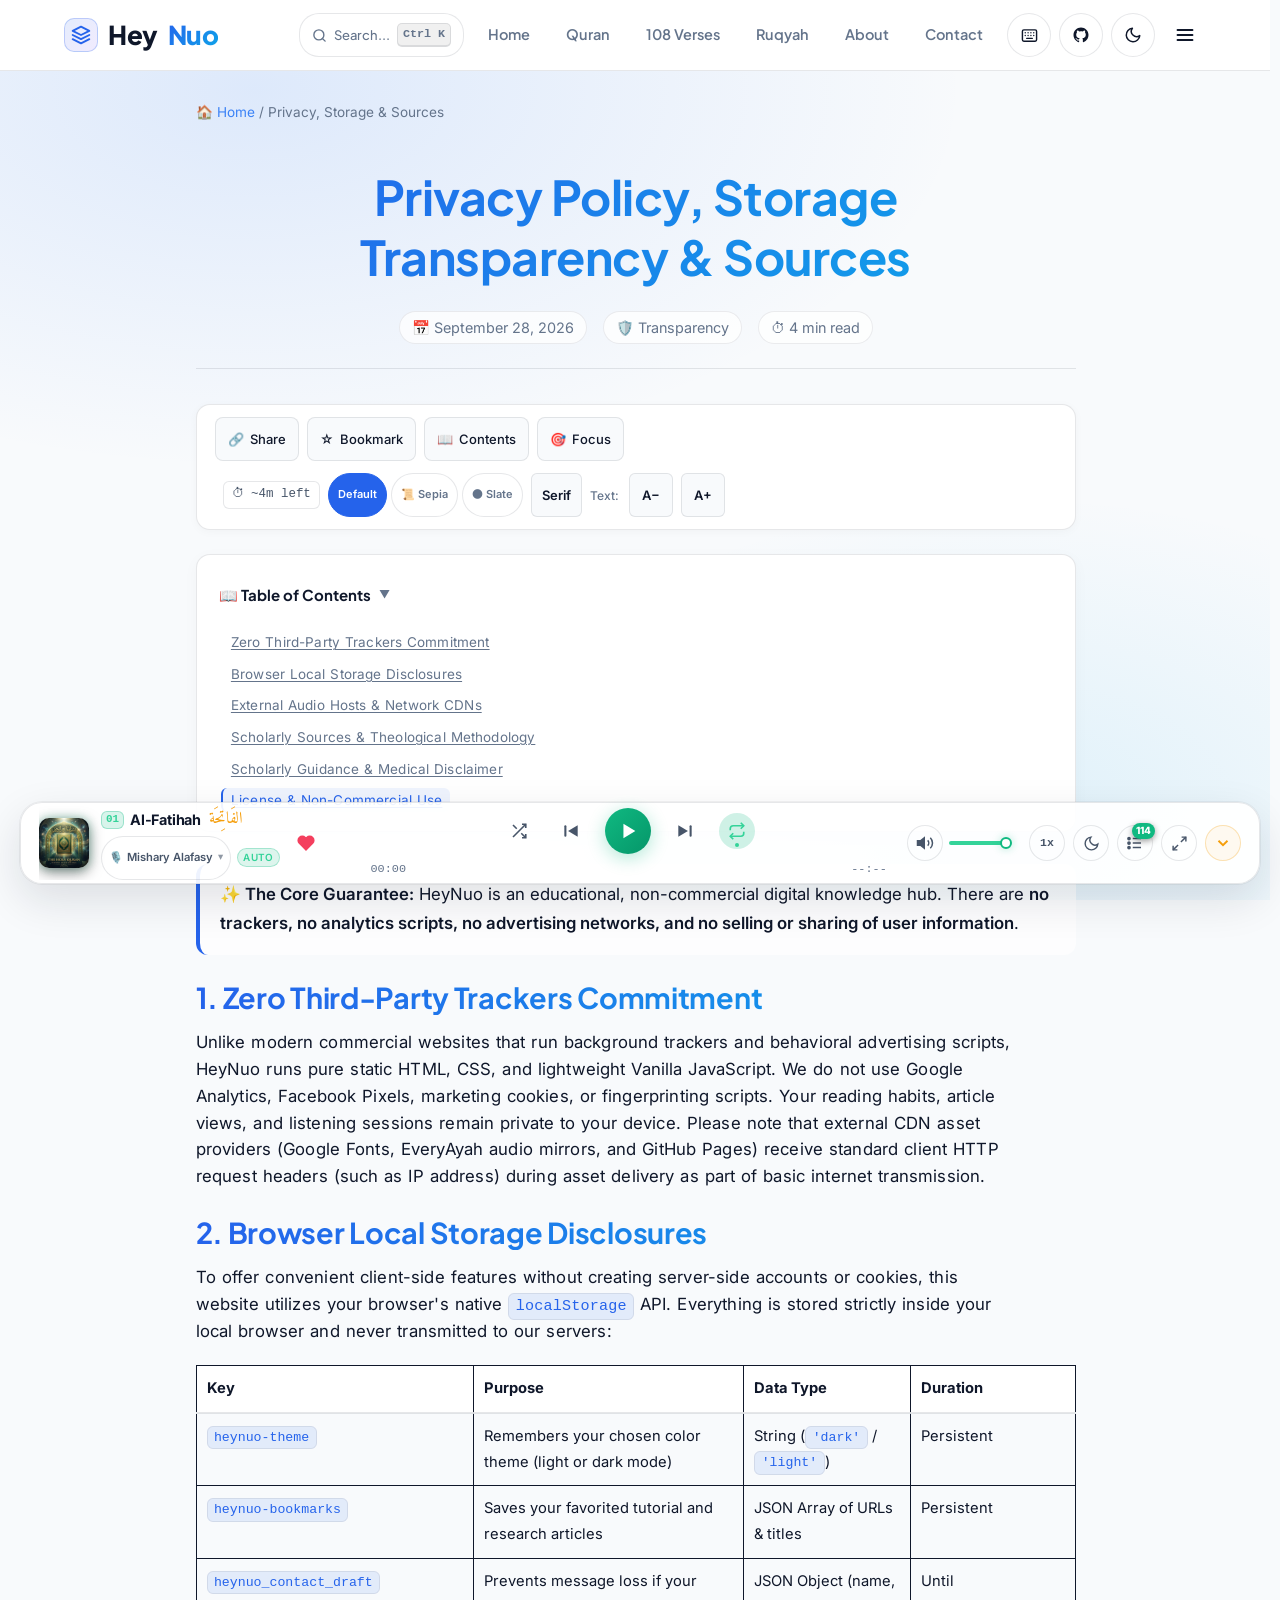
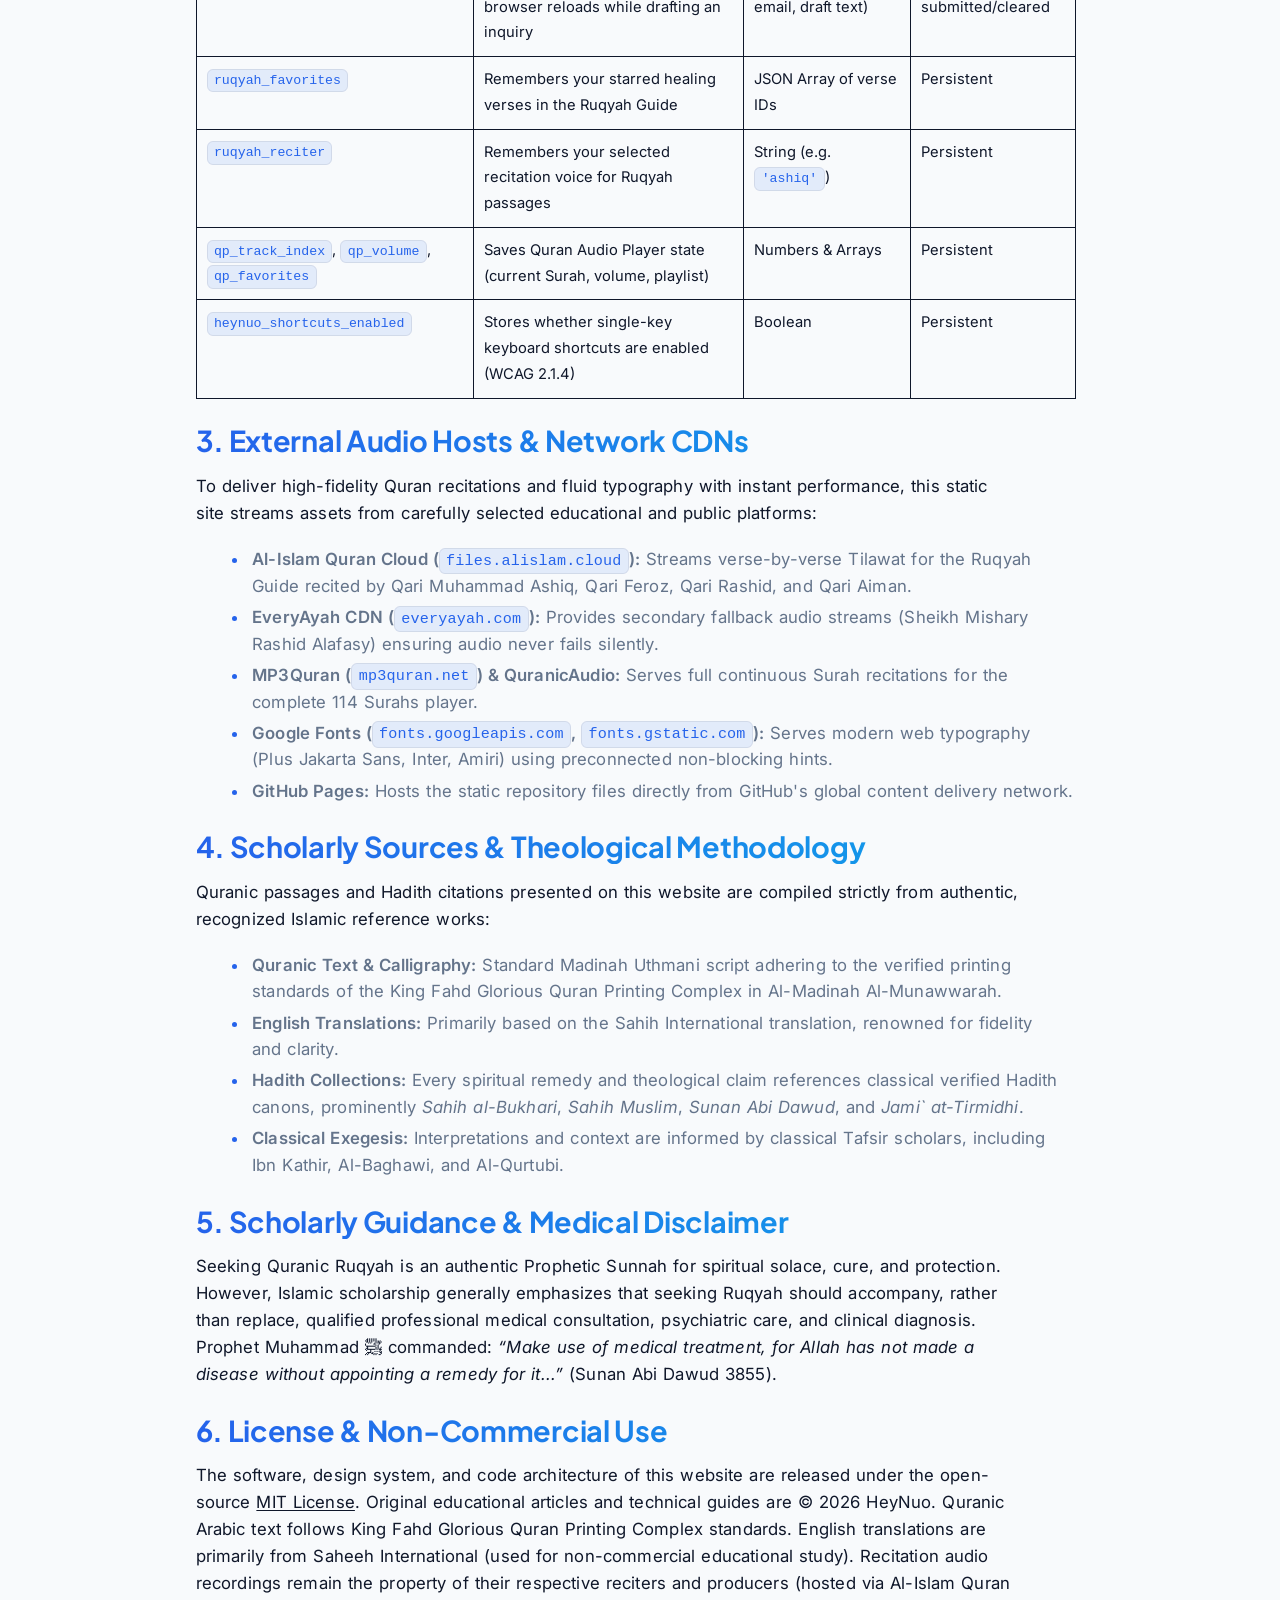
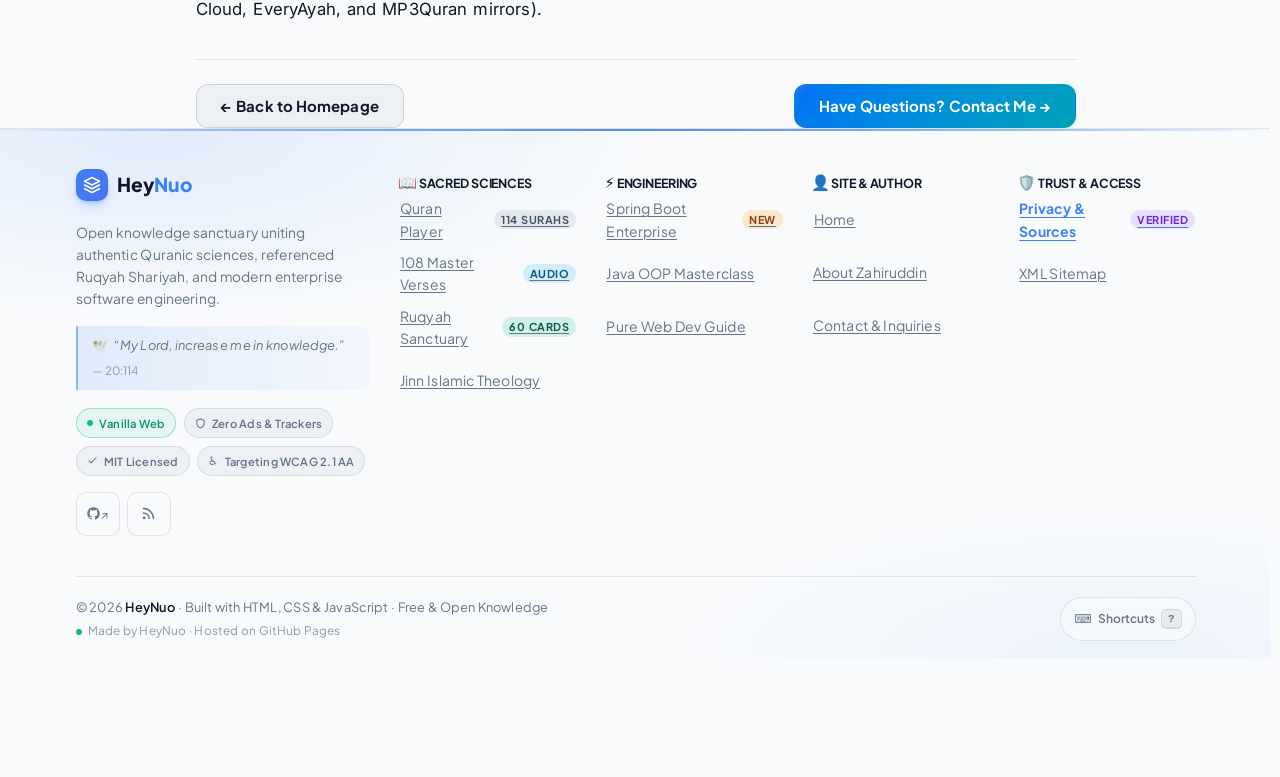
<file: privacy.html>
<!DOCTYPE html>
<html lang="en" data-theme="light">

<head>
  <meta charset="UTF-8">
  <meta name="viewport" content="width=device-width, initial-scale=1.0, viewport-fit=cover">

  <!-- Theme Initialization: Prevents Flash of Unstyled Content (FOUC) -->
  <script>
    (function () {
      try {
        var savedTheme = localStorage.getItem('heynuo-theme');
        var prefersDark = window.matchMedia && window.matchMedia('(prefers-color-scheme: dark)').matches;
        var theme = savedTheme || (prefersDark ? 'dark' : 'light');
        document.documentElement.setAttribute('data-theme', theme);
        var savedReading = localStorage.getItem('heynuo-reading-theme');
        if (savedReading && savedReading !== 'default') {
          document.documentElement.setAttribute('data-reading-theme', savedReading);
        }
      } catch (e) {
        document.documentElement.setAttribute('data-theme', 'light');
      }
    })();
  </script>
  <meta name="robots" content="index, follow">

  <!-- Primary SEO -->
  <title>Privacy Policy, Storage Transparency &amp; Sources | HeyNuo</title>
  <meta name="description"
    content="HeyNuo is 100% tracker-free. Learn about our local storage usage, external audio CDNs, authentic Quranic sources, and academic citations.">
  <meta name="keywords"
    content="HeyNuo privacy, zero trackers, local storage disclosure, Quran sources, Ruqyah citations, MIT license, tracker-free website">
  <meta name="author" content="HeyNuo">
  <link rel="canonical" href="https://heynuo.github.io/privacy.html">

  <!-- Open Graph -->
  <meta property="og:title" content="Privacy Policy, Storage Transparency &amp; Sources | HeyNuo">
  <meta property="og:description"
    content="HeyNuo is 100% tracker-free. Read our privacy commitment, browser storage disclosures, and scholarly citations.">
  <meta property="og:image" content="https://heynuo.github.io/assets/banners/og-banner.jpg">
  <meta property="og:image:width" content="1200">
  <meta property="og:image:height" content="630">
  <meta property="og:url" content="https://heynuo.github.io/privacy.html">
  <meta property="og:type" content="website">
  <meta property="og:site_name" content="HeyNuo">

  <!-- Twitter Card -->
  <meta name="twitter:card" content="summary_large_image">
  <meta name="twitter:title" content="Privacy Policy, Storage Transparency &amp; Sources | HeyNuo">
  <meta name="twitter:description"
    content="HeyNuo is 100% tracker-free. Read our privacy commitment, browser storage disclosures, and scholarly citations.">
  <meta name="twitter:image" content="https://heynuo.github.io/assets/banners/og-banner.jpg">

  <!-- Favicon -->
  <link rel="icon" type="image/svg+xml"
    href="data:image/svg+xml,%3Csvg%20xmlns='http://www.w3.org/2000/svg'%20viewBox='0%200%20100%20100'%3E%3Crect%20width='100'%20height='100'%20fill='%232563eb'/%3E%3Ctext%20x='50'%20y='67'%20font-size='50'%20text-anchor='middle'%20fill='white'%20font-weight='bold'%3EHN%3C/text%3E%3C/svg%3E">
  <link rel="manifest" href="manifest.json">
  <link rel="alternate" type="application/rss+xml" title="HeyNuo RSS Feed" href="https://heynuo.github.io/rss.xml">

  <!-- Google Fonts Preconnect & Stylesheets -->
  <link rel="preconnect" href="https://fonts.googleapis.com">
  <link rel="preconnect" href="https://fonts.gstatic.com" crossorigin>
  <link href="https://fonts.googleapis.com/css2?family=Amiri:ital,wght@0,400;0,700;1,400&family=Inter:wght@400;500;600;700&family=Merriweather:ital,wght@0,300;0,400;0,700;1,300&family=Plus+Jakarta+Sans:wght@400;500;600;700;800&display=swap" rel="stylesheet">

  <!-- Core stylesheets -->
  <link rel="stylesheet" href="css/heynuo.css">
  <link rel="stylesheet" href="css/quran-player.css">
</head>

<body>
  <!-- Include once, anywhere after <body> opens (or in <head> with defer) -->
  <script src="assets/js/quran-player.js" defer></script>

  <div class="reading-progress" id="readingProgress" aria-hidden="true"></div>
  <a href="#main-content" class="skip-link">Skip to main content</a>

  <!-- Header & Navigation -->

  <header>
    <nav class="container" aria-label="Main navigation">
      <a href="index.html" class="logo" aria-label="HeyNuo - Return to homepage">
        <span class="logo-mark" aria-hidden="true">
          <svg width="20" height="20" viewBox="0 0 24 24" fill="none" stroke="currentColor" stroke-width="2.2" stroke-linecap="round" stroke-linejoin="round">
            <path d="M12 2L2 7l10 5 10-5-10-5z"></path>
            <path d="M2 17l10 5 10-5"></path>
            <path d="M2 12l10 5 10-5"></path>
          </svg>
        </span>
        Hey<span>Nuo</span>
      </a>

      <div class="nav-right">
        <button type="button" class="nav-search-btn" id="navSearchBtn" aria-label="Search articles and topics (Ctrl+K)" title="Quick Search (Ctrl+K)">
          <span class="nav-search-icon" aria-hidden="true">
            <svg width="15" height="15" viewBox="0 0 24 24" fill="none" stroke="currentColor" stroke-width="2.2" stroke-linecap="round" stroke-linejoin="round"><circle cx="11" cy="11" r="8"></circle><line x1="21" y1="21" x2="16.65" y2="16.65"></line></svg>
          </span>
          <span class="nav-search-text">Search...</span>
          <kbd class="nav-search-kbd">Ctrl K</kbd>
        </button>

        <div class="nav-links" id="nav-links" role="region" aria-label="Site menu">
          <div class="nav-mobile-head">
            <div class="nav-mobile-brand">
              <span class="logo-mark-mini" aria-hidden="true">HN</span>
              <span>Navigation</span>
            </div>
            <button type="button" class="nav-mobile-close" id="navCloseBtn" aria-label="Close navigation menu">✕</button>
          </div>
          <a href="index.html" data-nav="index">Home</a>
          <a href="quran.html" data-nav="quran">Quran</a>
          <a href="quran-verses.html" data-nav="quran-verses">108 Verses</a>
          <a href="ruqyah.html" data-nav="ruqyah">Ruqyah</a>
          <a href="about.html" data-nav="about">About</a>
          <a href="contact.html" data-nav="contact">Contact</a>
        </div>

        <button type="button" class="nav-icon-btn shortcut-help-btn" id="headerShortcutsBtn" aria-label="Keyboard Shortcuts" title="Keyboard Shortcuts (?)">
          <svg width="17" height="17" viewBox="0 0 24 24" fill="none" stroke="currentColor" stroke-width="2" stroke-linecap="round" stroke-linejoin="round" aria-hidden="true">
            <rect x="2" y="4" width="20" height="16" rx="2"></rect>
            <path d="M6 8h.001M10 8h.001M14 8h.001M18 8h.001M6 12h.001M10 12h.001M14 12h.001M18 12h.001M8 16h8"></path>
          </svg>
        </button>

        <a href="https://github.com/heynuo" target="_blank" rel="noopener noreferrer" class="nav-icon-btn" aria-label="GitHub Profile @heynuo" title="GitHub @heynuo">
          <svg width="18" height="18" viewBox="0 0 24 24" fill="currentColor" aria-hidden="true"><path fill-rule="evenodd" clip-rule="evenodd" d="M12 2C6.477 2 2 6.484 2 12.017c0 4.425 2.865 8.18 6.839 9.504.5.092.682-.217.682-.483 0-.237-.008-.868-.013-1.703-2.782.605-3.369-1.343-3.369-1.343-.454-1.158-1.11-1.466-1.11-1.466-.908-.62.069-.608.069-.608 1.003.07 1.53 1.032 1.53 1.032.892 1.53 2.341 1.088 2.91.832.092-.647.35-1.088.636-1.338-2.22-.253-4.555-1.113-4.555-4.951 0-1.093.39-1.988 1.029-2.688-.103-.253-.446-1.272.098-2.65 0 0 .84-.27 2.75 1.026A9.564 9.564 0 0112 6.844c.85.004 1.705.115 2.504.337 1.909-1.296 2.747-1.027 2.747-1.027.546 1.379.202 2.398.1 2.651.64.7 1.028 1.595 1.028 2.688 0 3.848-2.339 4.695-4.566 4.943.359.309.678.92.678 1.855 0 1.338-.012 2.419-.012 2.747 0 .268.18.58.688.482A10.019 10.019 0 0022 12.017C22 6.484 17.522 2 12 2z"></path></svg>
        </a>

        <button class="theme-toggle" id="theme-toggle" aria-label="Toggle light or dark theme" title="Toggle theme (T)">
          <svg class="theme-svg-icon" width="18" height="18" viewBox="0 0 24 24" fill="none" stroke="currentColor" stroke-width="2" stroke-linecap="round" stroke-linejoin="round" aria-hidden="true"><path d="M21 12.79A9 9 0 1 1 11.21 3 7 7 0 0 0 21 12.79z"></path></svg>
        </button>

        <button class="menu-btn" id="menu-btn" aria-label="Toggle navigation menu" aria-controls="nav-links" aria-expanded="false">
          <svg width="20" height="20" viewBox="0 0 24 24" fill="none" stroke="currentColor" stroke-width="2.2" stroke-linecap="round" stroke-linejoin="round" aria-hidden="true"><line x1="3" y1="12" x2="21" y2="12"></line><line x1="3" y1="6" x2="21" y2="6"></line><line x1="3" y1="18" x2="21" y2="18"></line></svg>
        </button>
      </div>
    </nav>
  </header>

  <div class="container">
    <main id="main-content" class="article-enhanced">
      <div class="breadcrumb">
        <a href="index.html">🏠 Home</a> / <span>Privacy, Storage &amp; Sources</span>
      </div>

      <article>
        <div class="article-header">
          <h1>Privacy Policy, Storage Transparency &amp; Sources</h1>
          <div class="article-meta">
            <span>📅 September 28, 2026</span>
            <span>🛡️ Transparency</span>
            <span>⏱ 4 min read</span>
          </div>
        </div>

        <div class="prose">
          <div class="info-card" style="border-left: 4px solid var(--primary); background: var(--glass-bg); padding: 16px 20px; border-radius: 12px; margin-bottom: 24px;">
            <strong>✨ The Core Guarantee:</strong> HeyNuo is an educational, non-commercial digital knowledge hub. There are <strong>no trackers, no analytics scripts, no advertising networks, and no selling or sharing of user information</strong>.
          </div>

          <h2>1. Zero Third-Party Trackers Commitment</h2>
          <p>
            Unlike modern commercial websites that run background trackers and behavioral advertising scripts, HeyNuo runs pure static HTML, CSS, and lightweight Vanilla JavaScript. We do not use Google Analytics, Facebook Pixels, marketing cookies, or fingerprinting scripts. Your reading habits, article views, and listening sessions remain private to your device. Please note that external CDN asset providers (Google Fonts, EveryAyah audio mirrors, and GitHub Pages) receive standard client HTTP request headers (such as IP address) during asset delivery as part of basic internet transmission.
          </p>

          <h2>2. Browser Local Storage Disclosures</h2>
          <p>
            To offer convenient client-side features without creating server-side accounts or cookies, this website utilizes your browser's native <code>localStorage</code> API. Everything is stored strictly inside your local browser and never transmitted to our servers:
          </p>

          <div class="table-responsive" style="overflow-x:auto; margin: 20px 0;">
            <table style="width:100%; border-collapse: collapse; font-size: 0.92rem;">
              <thead>
                <tr style="border-bottom: 2px solid var(--border); text-align: left;">
                  <th style="padding: 10px;">Key</th>
                  <th style="padding: 10px;">Purpose</th>
                  <th style="padding: 10px;">Data Type</th>
                  <th style="padding: 10px;">Duration</th>
                </tr>
              </thead>
              <tbody>
                <tr style="border-bottom: 1px solid var(--border);">
                  <td style="padding: 10px;"><code>heynuo-theme</code></td>
                  <td style="padding: 10px;">Remembers your chosen color theme (light or dark mode)</td>
                  <td style="padding: 10px;">String (<code>'dark'</code> / <code>'light'</code>)</td>
                  <td style="padding: 10px;">Persistent</td>
                </tr>
                <tr style="border-bottom: 1px solid var(--border);">
                  <td style="padding: 10px;"><code>heynuo-bookmarks</code></td>
                  <td style="padding: 10px;">Saves your favorited tutorial and research articles</td>
                  <td style="padding: 10px;">JSON Array of URLs &amp; titles</td>
                  <td style="padding: 10px;">Persistent</td>
                </tr>
                <tr style="border-bottom: 1px solid var(--border);">
                  <td style="padding: 10px;"><code>heynuo_contact_draft</code></td>
                  <td style="padding: 10px;">Prevents message loss if your browser reloads while drafting an inquiry</td>
                  <td style="padding: 10px;">JSON Object (name, email, draft text)</td>
                  <td style="padding: 10px;">Until submitted/cleared</td>
                </tr>
                <tr style="border-bottom: 1px solid var(--border);">
                  <td style="padding: 10px;"><code>ruqyah_favorites</code></td>
                  <td style="padding: 10px;">Remembers your starred healing verses in the Ruqyah Guide</td>
                  <td style="padding: 10px;">JSON Array of verse IDs</td>
                  <td style="padding: 10px;">Persistent</td>
                </tr>
                <tr style="border-bottom: 1px solid var(--border);">
                  <td style="padding: 10px;"><code>ruqyah_reciter</code></td>
                  <td style="padding: 10px;">Remembers your selected recitation voice for Ruqyah passages</td>
                  <td style="padding: 10px;">String (e.g. <code>'ashiq'</code>)</td>
                  <td style="padding: 10px;">Persistent</td>
                </tr>
                <tr style="border-bottom: 1px solid var(--border);">
                  <td style="padding: 10px;"><code>qp_track_index</code>, <code>qp_volume</code>, <code>qp_favorites</code></td>
                  <td style="padding: 10px;">Saves Quran Audio Player state (current Surah, volume, playlist)</td>
                  <td style="padding: 10px;">Numbers &amp; Arrays</td>
                  <td style="padding: 10px;">Persistent</td>
                </tr>
                <tr style="border-bottom: 1px solid var(--border);">
                  <td style="padding: 10px;"><code>heynuo_shortcuts_enabled</code></td>
                  <td style="padding: 10px;">Stores whether single-key keyboard shortcuts are enabled (WCAG 2.1.4)</td>
                  <td style="padding: 10px;">Boolean</td>
                  <td style="padding: 10px;">Persistent</td>
                </tr>
              </tbody>
            </table>
          </div>

          <h2>3. External Audio Hosts &amp; Network CDNs</h2>
          <p>
            To deliver high-fidelity Quran recitations and fluid typography with instant performance, this static site streams assets from carefully selected educational and public platforms:
          </p>
          <ul>
            <li><strong>Al-Islam Quran Cloud (<code>files.alislam.cloud</code>):</strong> Streams verse-by-verse Tilawat for the Ruqyah Guide recited by Qari Muhammad Ashiq, Qari Feroz, Qari Rashid, and Qari Aiman.</li>
            <li><strong>EveryAyah CDN (<code>everyayah.com</code>):</strong> Provides secondary fallback audio streams (Sheikh Mishary Rashid Alafasy) ensuring audio never fails silently.</li>
            <li><strong>MP3Quran (<code>mp3quran.net</code>) &amp; QuranicAudio:</strong> Serves full continuous Surah recitations for the complete 114 Surahs player.</li>
            <li><strong>Google Fonts (<code>fonts.googleapis.com</code>, <code>fonts.gstatic.com</code>):</strong> Serves modern web typography (Plus Jakarta Sans, Inter, Amiri) using preconnected non-blocking hints.</li>
            <li><strong>GitHub Pages:</strong> Hosts the static repository files directly from GitHub's global content delivery network.</li>
          </ul>

          <h2>4. Scholarly Sources &amp; Theological Methodology</h2>
          <p>
            Quranic passages and Hadith citations presented on this website are compiled strictly from authentic, recognized Islamic reference works:
          </p>
          <ul>
            <li><strong>Quranic Text &amp; Calligraphy:</strong> Standard Madinah Uthmani script adhering to the verified printing standards of the King Fahd Glorious Quran Printing Complex in Al-Madinah Al-Munawwarah.</li>
            <li><strong>English Translations:</strong> Primarily based on the Sahih International translation, renowned for fidelity and clarity.</li>
            <li><strong>Hadith Collections:</strong> Every spiritual remedy and theological claim references classical verified Hadith canons, prominently <em>Sahih al-Bukhari</em>, <em>Sahih Muslim</em>, <em>Sunan Abi Dawud</em>, and <em>Jami` at-Tirmidhi</em>.</li>
            <li><strong>Classical Exegesis:</strong> Interpretations and context are informed by classical Tafsir scholars, including Ibn Kathir, Al-Baghawi, and Al-Qurtubi.</li>
          </ul>

          <h2>5. Scholarly Guidance &amp; Medical Disclaimer</h2>
          <p>
            Seeking Quranic Ruqyah is an authentic Prophetic Sunnah for spiritual solace, cure, and protection. However, Islamic scholarship generally emphasizes that seeking Ruqyah should accompany, rather than replace, qualified professional medical consultation, psychiatric care, and clinical diagnosis. Prophet Muhammad ﷺ commanded: <em>“Make use of medical treatment, for Allah has not made a disease without appointing a remedy for it...”</em> (Sunan Abi Dawud 3855).
          </p>

          <h2>6. License &amp; Non-Commercial Use</h2>
          <p>
            The software, design system, and code architecture of this website are released under the open-source <a href="LICENSE">MIT License</a>. Original educational articles and technical guides are &copy; 2026 HeyNuo. Quranic Arabic text follows King Fahd Glorious Quran Printing Complex standards. English translations are primarily from Saheeh International (used for non-commercial educational study). Recitation audio recordings remain the property of their respective reciters and producers (hosted via Al-Islam Quran Cloud, EveryAyah, and MP3Quran mirrors).
          </p>

          <div style="margin-top: 36px; padding-top: 24px; border-top: 1px solid var(--border); display: flex; justify-content: space-between; flex-wrap: wrap; gap: 12px;">
            <a href="index.html" class="btn btn-secondary">← Back to Homepage</a>
            <a href="contact.html" class="btn btn-primary">Have Questions? Contact Me →</a>
          </div>
        </div>
      </article>
    </main>

    <!-- Footer -->
    <footer>
      <div class="footer-container">
        <!-- Main 5-Column Grid -->
        <div class="footer-grid">
          <!-- Column 1: HeyNuo Brand & About -->
          <div class="footer-col footer-col-brand">
            <a href="index.html" class="footer-brand-logo" aria-label="HeyNuo Homepage">
              <span class="logo-mark" aria-hidden="true">
                <svg width="18" height="18" viewBox="0 0 24 24" fill="none" stroke="currentColor" stroke-width="2.2" stroke-linecap="round" stroke-linejoin="round">
                  <path d="M12 2L2 7l10 5 10-5-10-5z"></path>
                  <path d="M2 17l10 5 10-5"></path>
                  <path d="M2 12l10 5 10-5"></path>
                </svg>
              </span>
              <span class="footer-logo-name">Hey<span>Nuo</span></span>
            </a>
            <p class="footer-brand-desc">
              Open knowledge sanctuary uniting authentic Quranic sciences, referenced Ruqyah Shariyah, and modern enterprise software engineering.
            </p>
            <p class="footer-brand-motto">
              <span class="motto-icon" aria-hidden="true">🕊️</span>
              <span>“My Lord, increase me in knowledge.”</span>
              <cite>— 20:114</cite>
            </p>
            <div class="footer-badges-grid">
              <span class="footer-badge badge-vanilla">
                <span class="badge-beacon" aria-hidden="true"></span>
                <span>Vanilla Web</span>
              </span>
              <span class="footer-badge">
                <svg width="11" height="11" viewBox="0 0 24 24" fill="none" stroke="currentColor" stroke-width="2.2" stroke-linecap="round" stroke-linejoin="round" aria-hidden="true"><path d="M12 22s8-4 8-10V5l-8-3-8 3v7c0 6 8 10 8 10z"></path></svg>
                <span>Zero Ads &amp; Trackers</span>
              </span>
              <span class="footer-badge">
                <svg width="11" height="11" viewBox="0 0 24 24" fill="none" stroke="currentColor" stroke-width="2.2" stroke-linecap="round" stroke-linejoin="round" aria-hidden="true"><polyline points="20 6 9 17 4 12"></polyline></svg>
                <span>MIT Licensed</span>
              </span>
              <span class="footer-badge">
                <span class="badge-icon-txt" aria-hidden="true">♿</span>
                <span>Targeting WCAG 2.1 AA</span>
              </span>
            </div>
            <nav class="footer-social-row" aria-label="Connect and follow">
              <a href="https://github.com/heynuo" target="_blank" rel="noopener noreferrer"
                 class="footer-social-link" aria-label="GitHub @heynuo" title="GitHub">
                <svg width="15" height="15" viewBox="0 0 24 24" fill="currentColor" aria-hidden="true"><path fill-rule="evenodd" clip-rule="evenodd" d="M12 2C6.477 2 2 6.484 2 12.017c0 4.425 2.865 8.18 6.839 9.504.5.092.682-.217.682-.483 0-.237-.008-.868-.013-1.703-2.782.605-3.369-1.343-3.369-1.343-.454-1.158-1.11-1.466-1.11-1.466-.908-.62.069-.608.069-.608 1.003.07 1.53 1.032 1.53 1.032.892 1.53 2.341 1.088 2.91.832.092-.647.35-1.088.636-1.338-2.22-.253-4.555-1.113-4.555-4.951 0-1.093.39-1.988 1.029-2.688-.103-.253-.446-1.272.098-2.65 0 0 .84-.27 2.75 1.026A9.564 9.564 0 0112 6.844c.85.004 1.705.115 2.504.337 1.909-1.296 2.747-1.027 2.747-1.027.546 1.379.202 2.398.1 2.651.64.7 1.028 1.595 1.028 2.688 0 3.848-2.339 4.695-4.566 4.943.359.309.678.92.678 1.855 0 1.338-.012 2.419-.012 2.747 0 .268.18.58.688.482A10.019 10.019 0 0022 12.017C22 6.484 17.522 2 12 2z"/></svg>
              </a>
              <a href="rss.xml" class="footer-social-link" aria-label="RSS Feed" title="RSS">
                <svg width="15" height="15" viewBox="0 0 24 24" fill="none" stroke="currentColor" stroke-width="2.4" stroke-linecap="round" stroke-linejoin="round" aria-hidden="true"><path d="M4 11a9 9 0 0 1 9 9"/><path d="M4 4a16 16 0 0 1 16 16"/><circle cx="5" cy="19" r="1"/></svg>
              </a>
            </nav>
          </div>

          <!-- Column 2: Sacred Sciences -->
          <div class="footer-col">
            <h2 class="footer-heading">
              <span class="footer-heading-icon" aria-hidden="true">📖</span>
              <span>Sacred Sciences</span>
            </h2>
            <ul class="footer-nav-list">
              <li>
                <a href="quran.html" data-nav="quran">
                  <span>Quran Player</span>
                  <span class="footer-pill-tag">114 Surahs</span>
                </a>
              </li>
              <li>
                <a href="quran-verses.html" data-nav="quran-verses">
                  <span>108 Master Verses</span>
                  <span class="footer-pill-tag audio-tag">Audio</span>
                </a>
              </li>
              <li>
                <a href="ruqyah.html" data-nav="ruqyah">
                  <span>Ruqyah Sanctuary</span>
                  <span class="footer-pill-tag shifa-tag">60 Cards</span>
                </a>
              </li>
              <li>
                <a href="jinn-islamic-theology.html" data-nav="jinn-islamic-theology">
                  <span>Jinn Islamic Theology</span>
                </a>
              </li>
            </ul>
          </div>

          <!-- Column 3: Engineering -->
          <div class="footer-col">
            <h2 class="footer-heading">
              <span class="footer-heading-icon" aria-hidden="true">⚡</span>
              <span>Engineering</span>
            </h2>
            <ul class="footer-nav-list">
              <li>
                <a href="spring-boot-architecture.html" data-nav="spring-boot-architecture">
                  <span>Spring Boot Enterprise</span>
                  <span class="footer-pill-tag new-tag">New</span>
                </a>
              </li>
              <li>
                <a href="java-oop.html" data-nav="java-oop">
                  <span>Java OOP Masterclass</span>
                </a>
              </li>
              <li>
                <a href="web-dev-guide.html" data-nav="web-dev-guide">
                  <span>Pure Web Dev Guide</span>
                </a>
              </li>
            </ul>
          </div>

          <!-- Column 4: Site & Author -->
          <div class="footer-col">
            <h2 class="footer-heading">
              <span class="footer-heading-icon" aria-hidden="true">👤</span>
              <span>Site &amp; Author</span>
            </h2>
            <ul class="footer-nav-list">
              <li>
                <a href="index.html" data-nav="index">Home</a>
              </li>
              <li>
                <a href="about.html" data-nav="about">
                  <span>About Zahiruddin</span>
                </a>
              </li>
              <li>
                <a href="contact.html" data-nav="contact">
                  <span>Contact &amp; Inquiries</span>
                </a>
              </li>
              
            </ul>
          </div>

          <!-- Column 5: Trust & Access -->
          <div class="footer-col">
            <h2 class="footer-heading">
              <span class="footer-heading-icon" aria-hidden="true">🛡️</span>
              <span>Trust &amp; Access</span>
            </h2>
            <ul class="footer-nav-list">
              <li>
                <a href="privacy.html" class="active" aria-current="page">
                  <span>Privacy &amp; Sources</span>
                  <span class="footer-pill-tag trust-tag">Verified</span>
                </a>
              </li>
              
              <li>
                <a href="sitemap.xml">
                  <span>XML Sitemap</span>
                </a>
              </li>
            </ul>
          </div>
        </div>

        <!-- Bottom Footer Bar -->
        <div class="footer-bottom">
          <div class="footer-meta-block">
            <p class="footer-copy">© <time class="footer-year" datetime="2026" data-footer-year>2026</time> <strong>HeyNuo</strong> · Built with HTML, CSS &amp; JavaScript · Free &amp; Open Knowledge</p>
            <p class="footer-attribution">Made by HeyNuo · Hosted on GitHub Pages</p>
          </div>

          <div class="footer-controls">
            <button type="button" class="footer-ctrl-btn shortcut-help-btn" id="shortcutHelpBtn" title="View keyboard shortcuts (?)">
              <span aria-hidden="true">⌨️</span>
              <span>Shortcuts</span>
              <kbd class="footer-kbd">?</kbd>
            </button>
          </div>
        </div>
      </div>
    </footer>
  </div>

  <!-- Keyboard Shortcuts Modal (WCAG 2.1.4 compliant) -->
  <div class="shortcuts-modal-backdrop" id="shortcutsModal" aria-hidden="true" role="dialog" aria-modal="true" aria-labelledby="shortcutsTitle">
    <div class="shortcuts-modal">
      <div class="shortcuts-header">
        <div class="shortcuts-title-wrap">
          <span class="shortcuts-header-icon" aria-hidden="true">⌨️</span>
          <div>
            <h3 id="shortcutsTitle">Keyboard Shortcuts</h3>
            <p class="shortcuts-subtitle">Productivity hotkeys &amp; audio player controls</p>
          </div>
        </div>
        <button type="button" class="announcement-close" id="shortcutsClose" aria-label="Close shortcuts dialog">✕</button>
      </div>

      <div class="shortcuts-toggle-row">
        <label for="toggleSingleShortcuts" class="shortcuts-toggle-label">
          <span>Enable Single-Key Shortcuts (<kbd>T</kbd>, <kbd>H</kbd>, <kbd>A</kbd>, <kbd>C</kbd>, <kbd>?</kbd>, <kbd>Space</kbd>)</span>
          <small>Disable if you use voice dictation or assistive technology (WCAG 2.1.4)</small>
        </label>
        <input type="checkbox" id="toggleSingleShortcuts" class="shortcuts-checkbox" checked>
      </div>

      <div class="shortcuts-body-scroll">
        <!-- Section 1: Navigation & System -->
        <div class="shortcuts-group">
          <h4 class="shortcuts-group-title">
            <span class="group-icon" aria-hidden="true">🌐</span> Navigation &amp; Commands
          </h4>
          <div class="shortcuts-list">
            <div class="shortcut-row">
              <span class="shortcut-desc">Search &amp; Command Palette</span>
              <span class="shortcut-keys"><kbd class="shortcut-key">Ctrl + K</kbd> <span class="shortcut-or">or</span> <kbd class="shortcut-key">/</kbd></span>
            </div>
            <div class="shortcut-row">
              <span class="shortcut-desc">Go to Home Dashboard</span>
              <span class="shortcut-keys"><kbd class="shortcut-key">H</kbd></span>
            </div>
            <div class="shortcut-row">
              <span class="shortcut-desc">Go to About Page</span>
              <span class="shortcut-keys"><kbd class="shortcut-key">A</kbd></span>
            </div>
            <div class="shortcut-row">
              <span class="shortcut-desc">Go to Contact</span>
              <span class="shortcut-keys"><kbd class="shortcut-key">C</kbd></span>
            </div>
            <div class="shortcut-row">
              <span class="shortcut-desc">View This Shortcuts Modal</span>
              <span class="shortcut-keys"><kbd class="shortcut-key">?</kbd></span>
            </div>
            <div class="shortcut-row">
              <span class="shortcut-desc">Close Any Dialog or Menu</span>
              <span class="shortcut-keys"><kbd class="shortcut-key">Esc</kbd></span>
            </div>
          </div>
        </div>

        <!-- Section 2: Themes & Comfort -->
        <div class="shortcuts-group">
          <h4 class="shortcuts-group-title">
            <span class="group-icon" aria-hidden="true">🎨</span> Display &amp; Reading Modes
          </h4>
          <div class="shortcuts-list">
            <div class="shortcut-row">
              <span class="shortcut-desc">Toggle Dark / Light Theme</span>
              <span class="shortcut-keys"><kbd class="shortcut-key">T</kbd></span>
            </div>
            <div class="shortcut-row">
              <span class="shortcut-desc">Sepia Comfort / Slate Night Mode</span>
              <span class="shortcut-keys"><kbd class="shortcut-key">Palette / Menu</kbd></span>
            </div>
          </div>
        </div>

        <!-- Section 3: Audio & Quran Player -->
        <div class="shortcuts-group">
          <h4 class="shortcuts-group-title">
            <span class="group-icon" aria-hidden="true">🎧</span> Quran &amp; Media Player
          </h4>
          <div class="shortcuts-list">
            <div class="shortcut-row">
              <span class="shortcut-desc">Quran Play / Pause</span>
              <span class="shortcut-keys"><kbd class="shortcut-key">Space</kbd></span>
            </div>
            <div class="shortcut-row">
              <span class="shortcut-desc">Next / Previous Surah</span>
              <span class="shortcut-keys"><kbd class="shortcut-key">→</kbd> <span class="shortcut-or">/</span> <kbd class="shortcut-key">←</kbd></span>
            </div>
            <div class="shortcut-row">
              <span class="shortcut-desc">Surah Playlist Queue</span>
              <span class="shortcut-keys"><kbd class="shortcut-key">Q</kbd></span>
            </div>
            <div class="shortcut-row">
              <span class="shortcut-desc">Fullscreen Player Modal</span>
              <span class="shortcut-keys"><kbd class="shortcut-key">F</kbd></span>
            </div>
            <div class="shortcut-row">
              <span class="shortcut-desc">Minimize / Restore Player</span>
              <span class="shortcut-keys"><kbd class="shortcut-key">V</kbd></span>
            </div>
          </div>
        </div>
      </div>

      <div class="shortcuts-footer">
        <span class="shortcuts-footer-hint">💡 Press <kbd class="shortcut-key-inline">Esc</kbd> or click outside to dismiss</span>
      </div>
    </div>
  </div>
  <script src="buttons.js" defer></script>
  <script src="js/script.js" defer></script>
  <!-- Persistent Quran Auto-Listening Audio Player -->
</body>

</html>
</file>
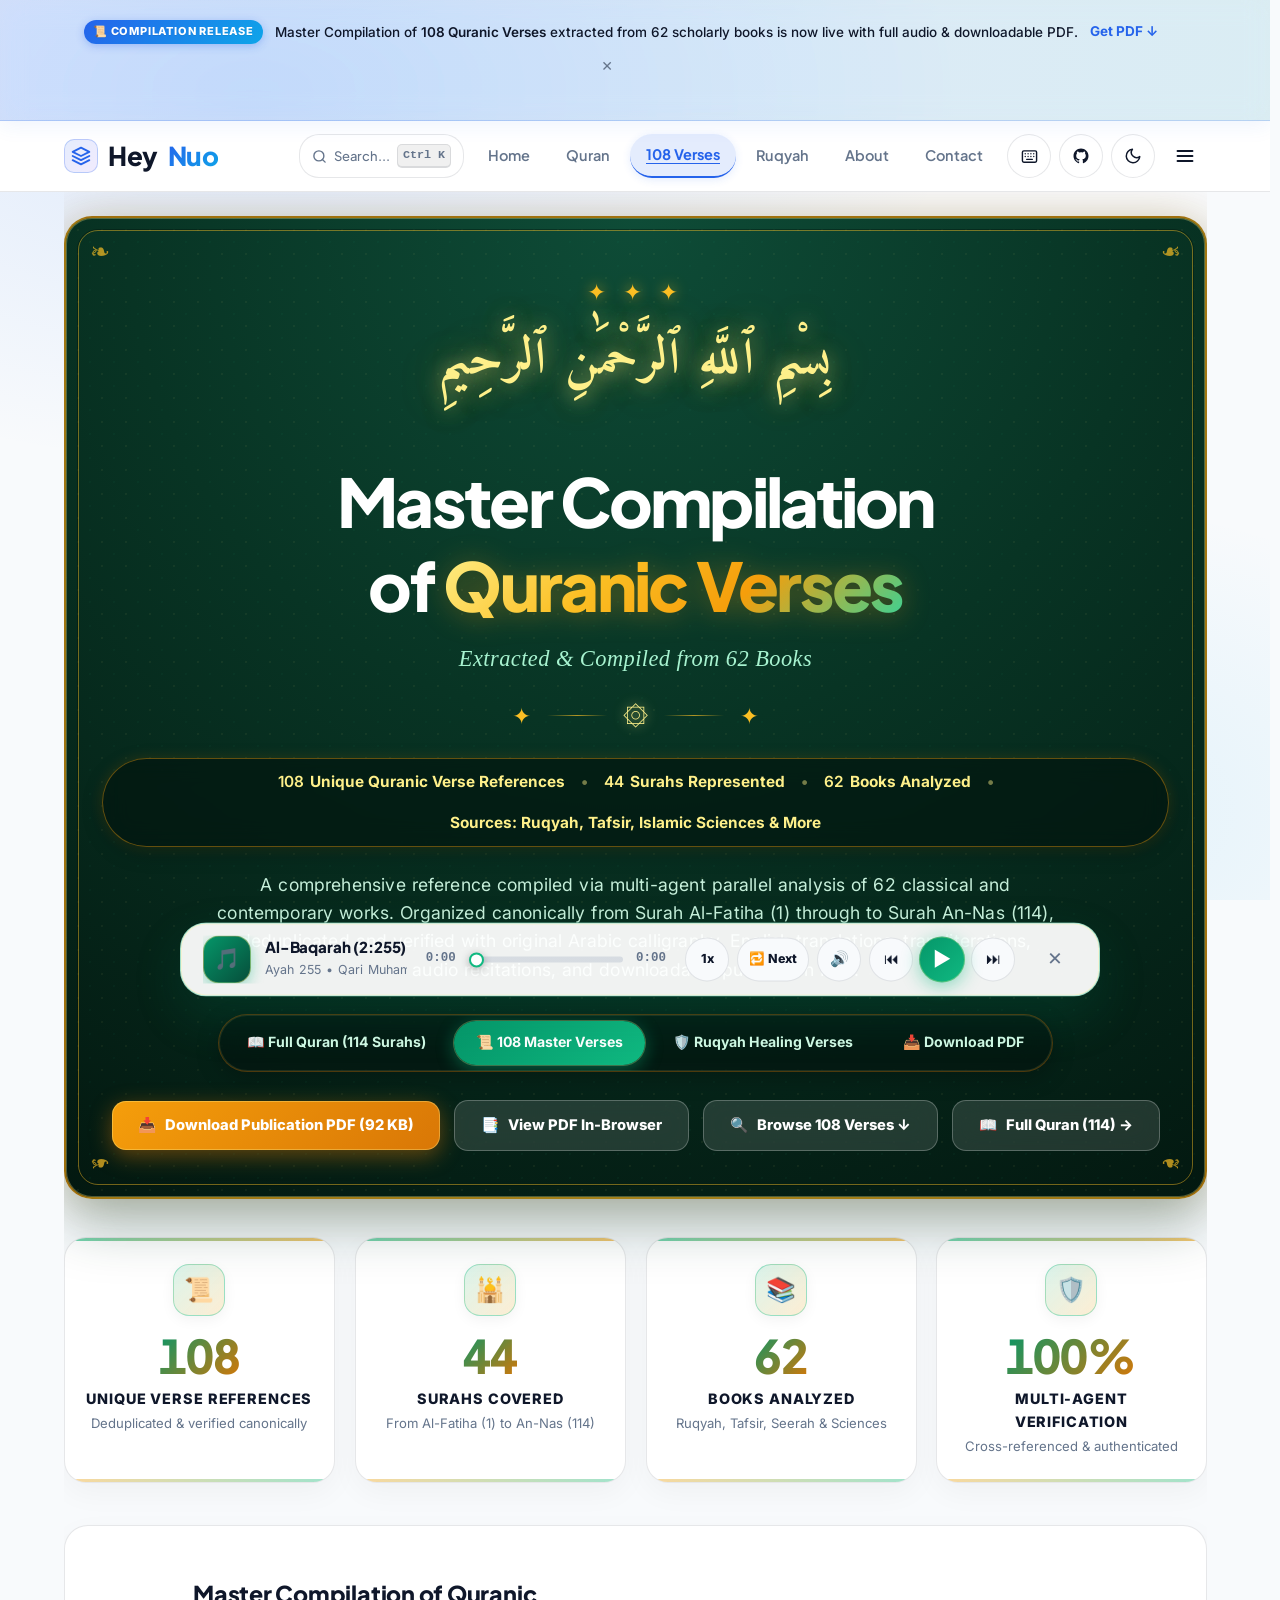
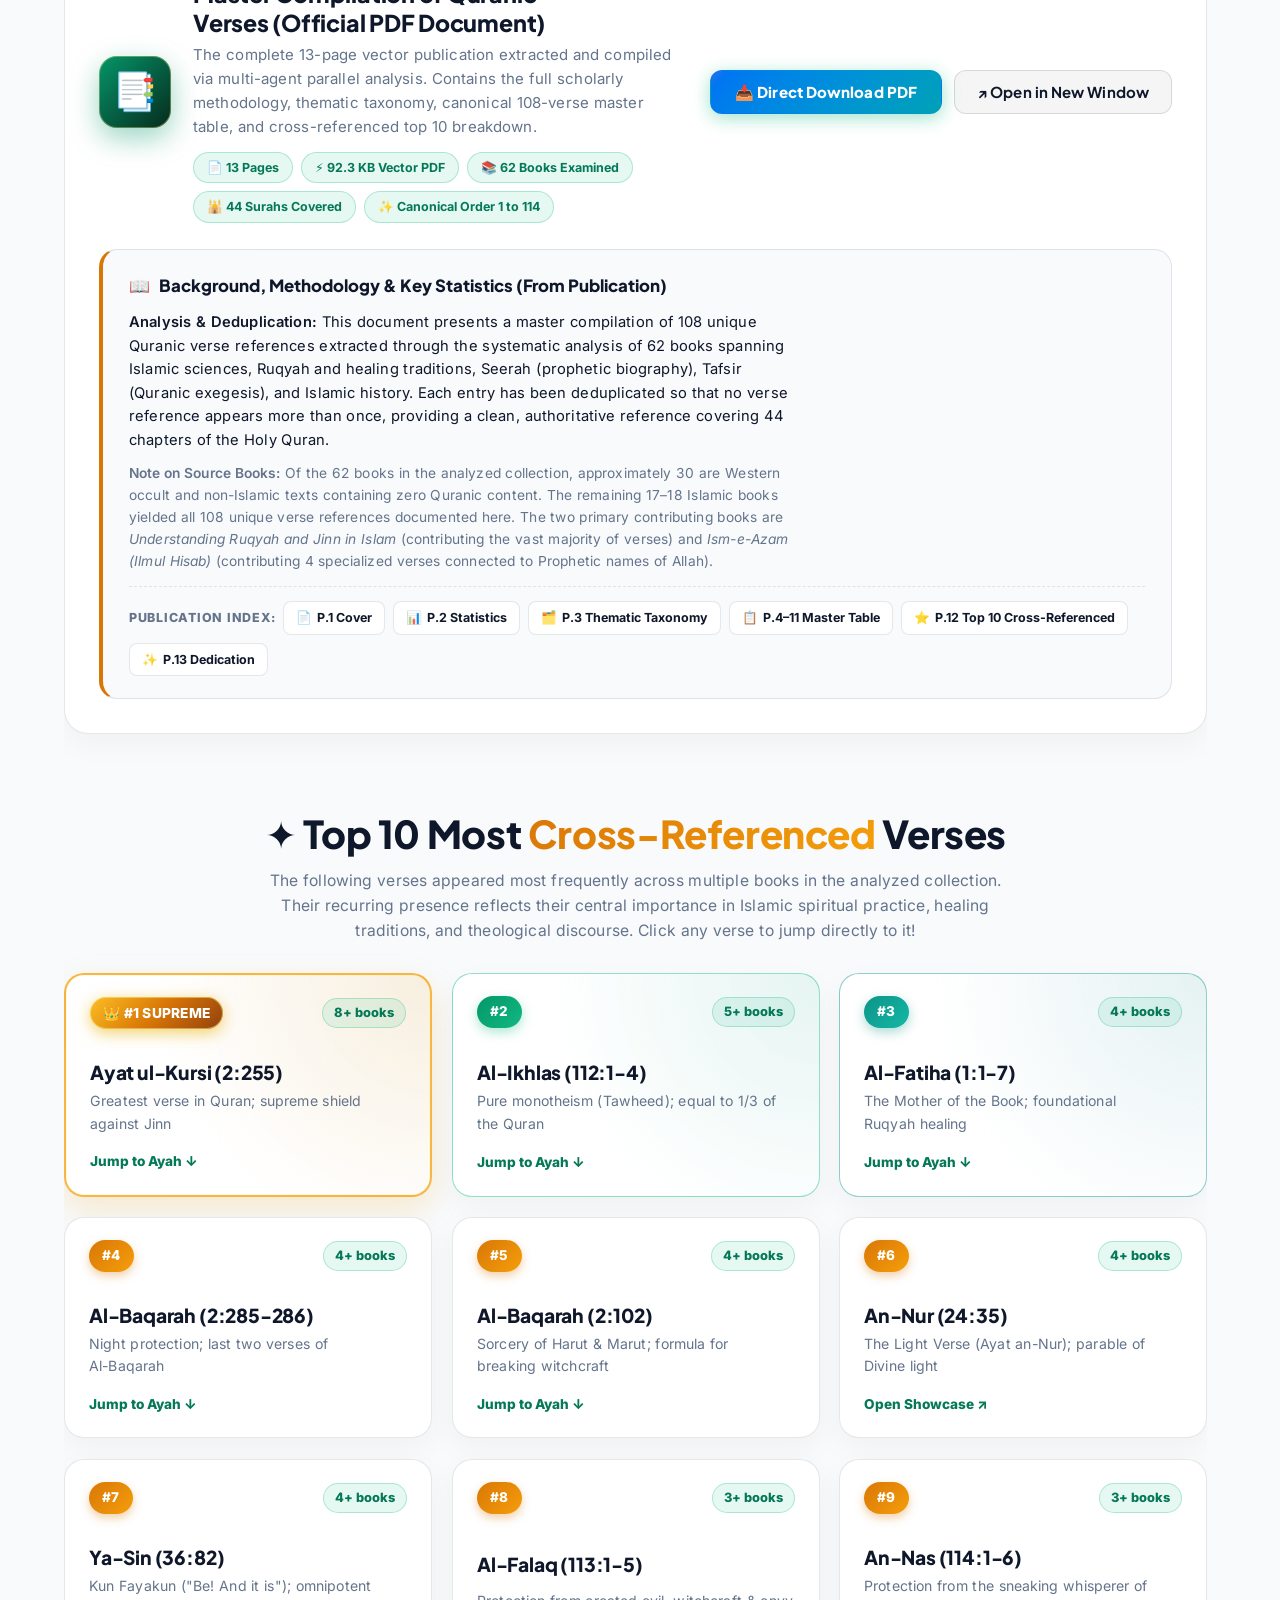
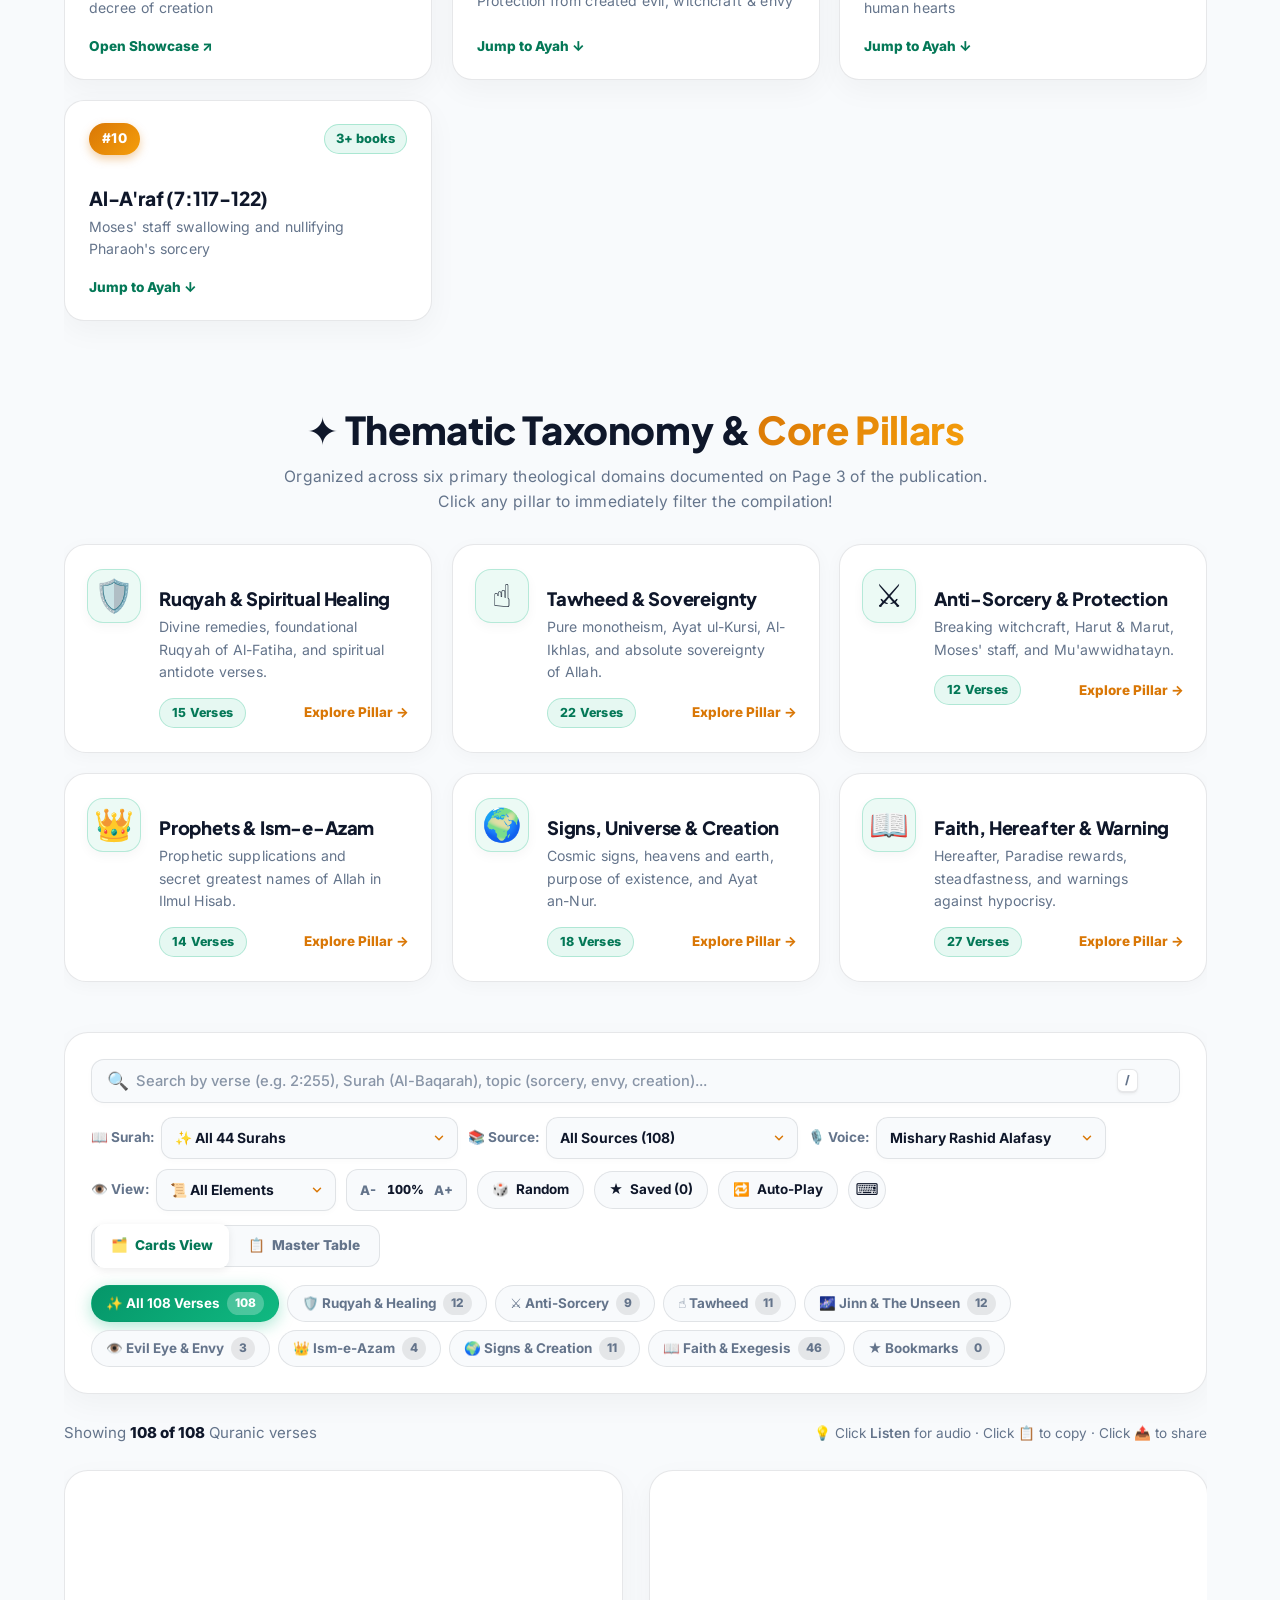
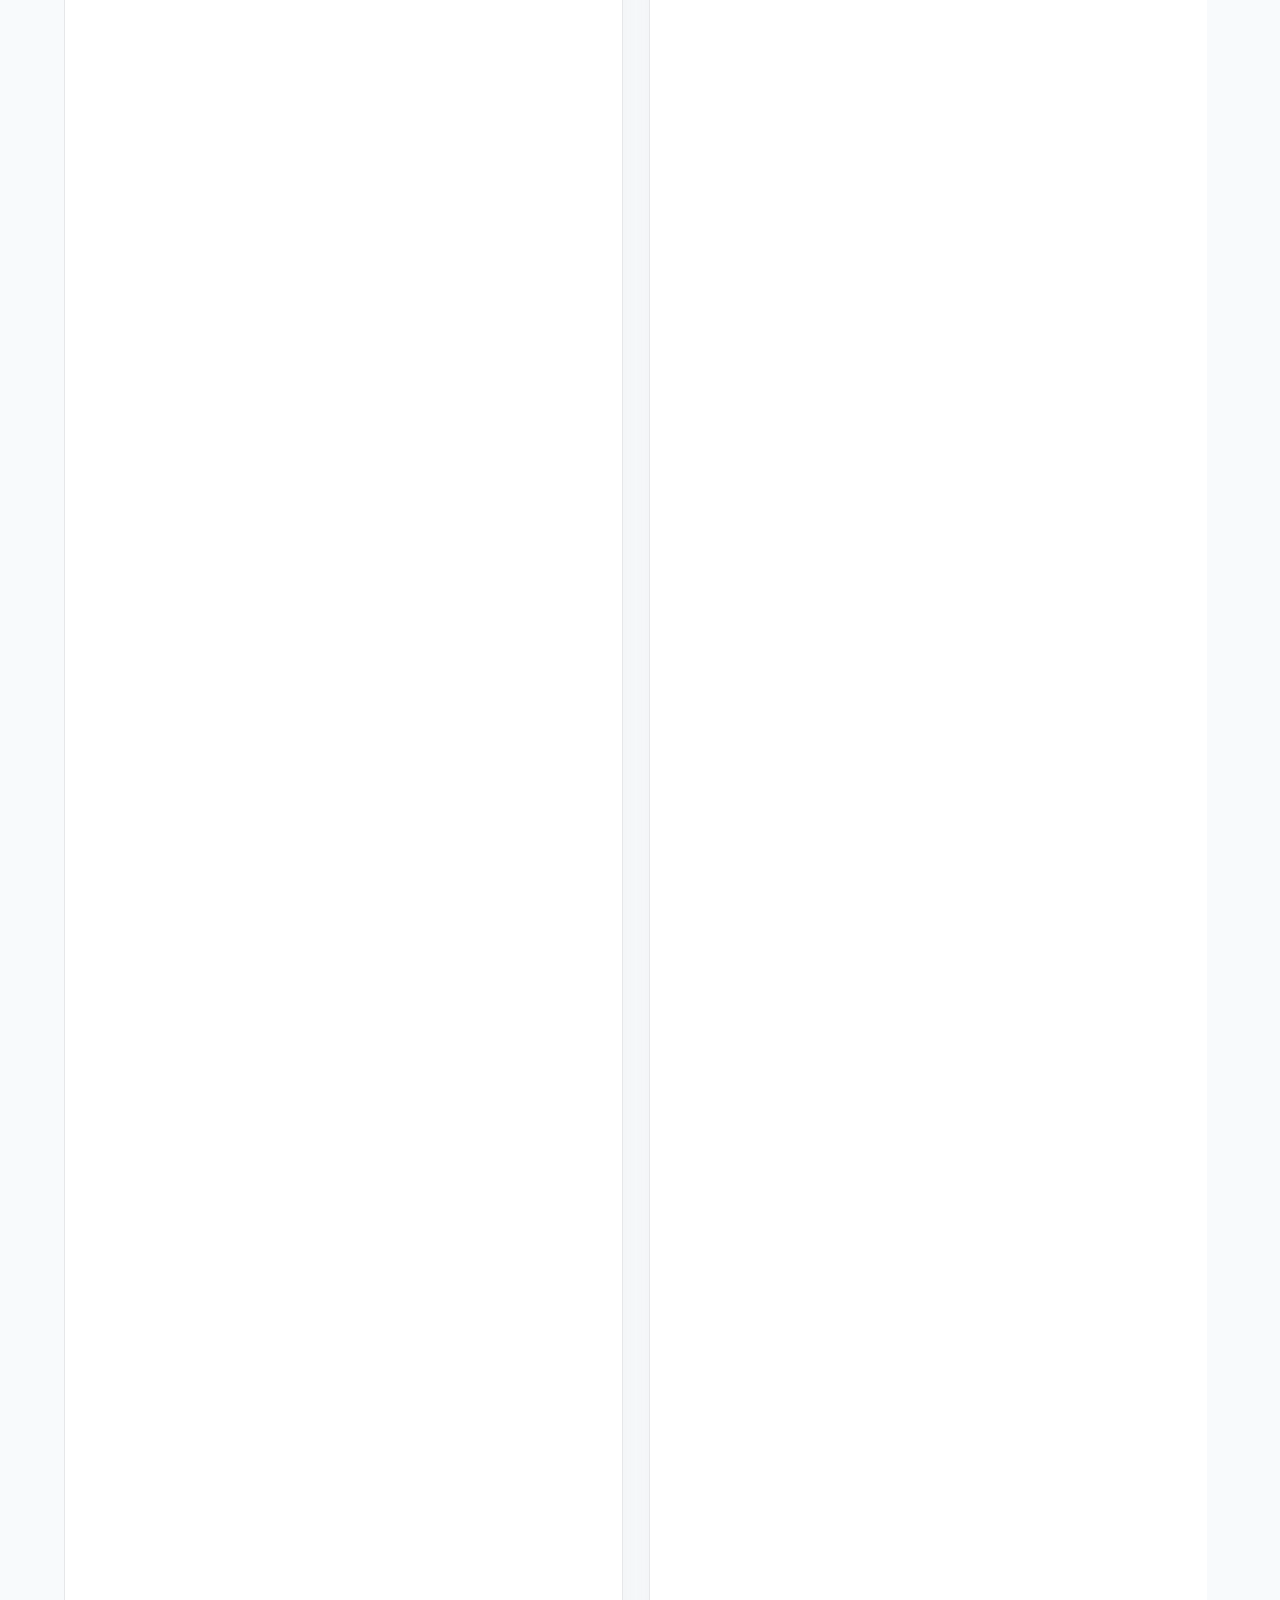
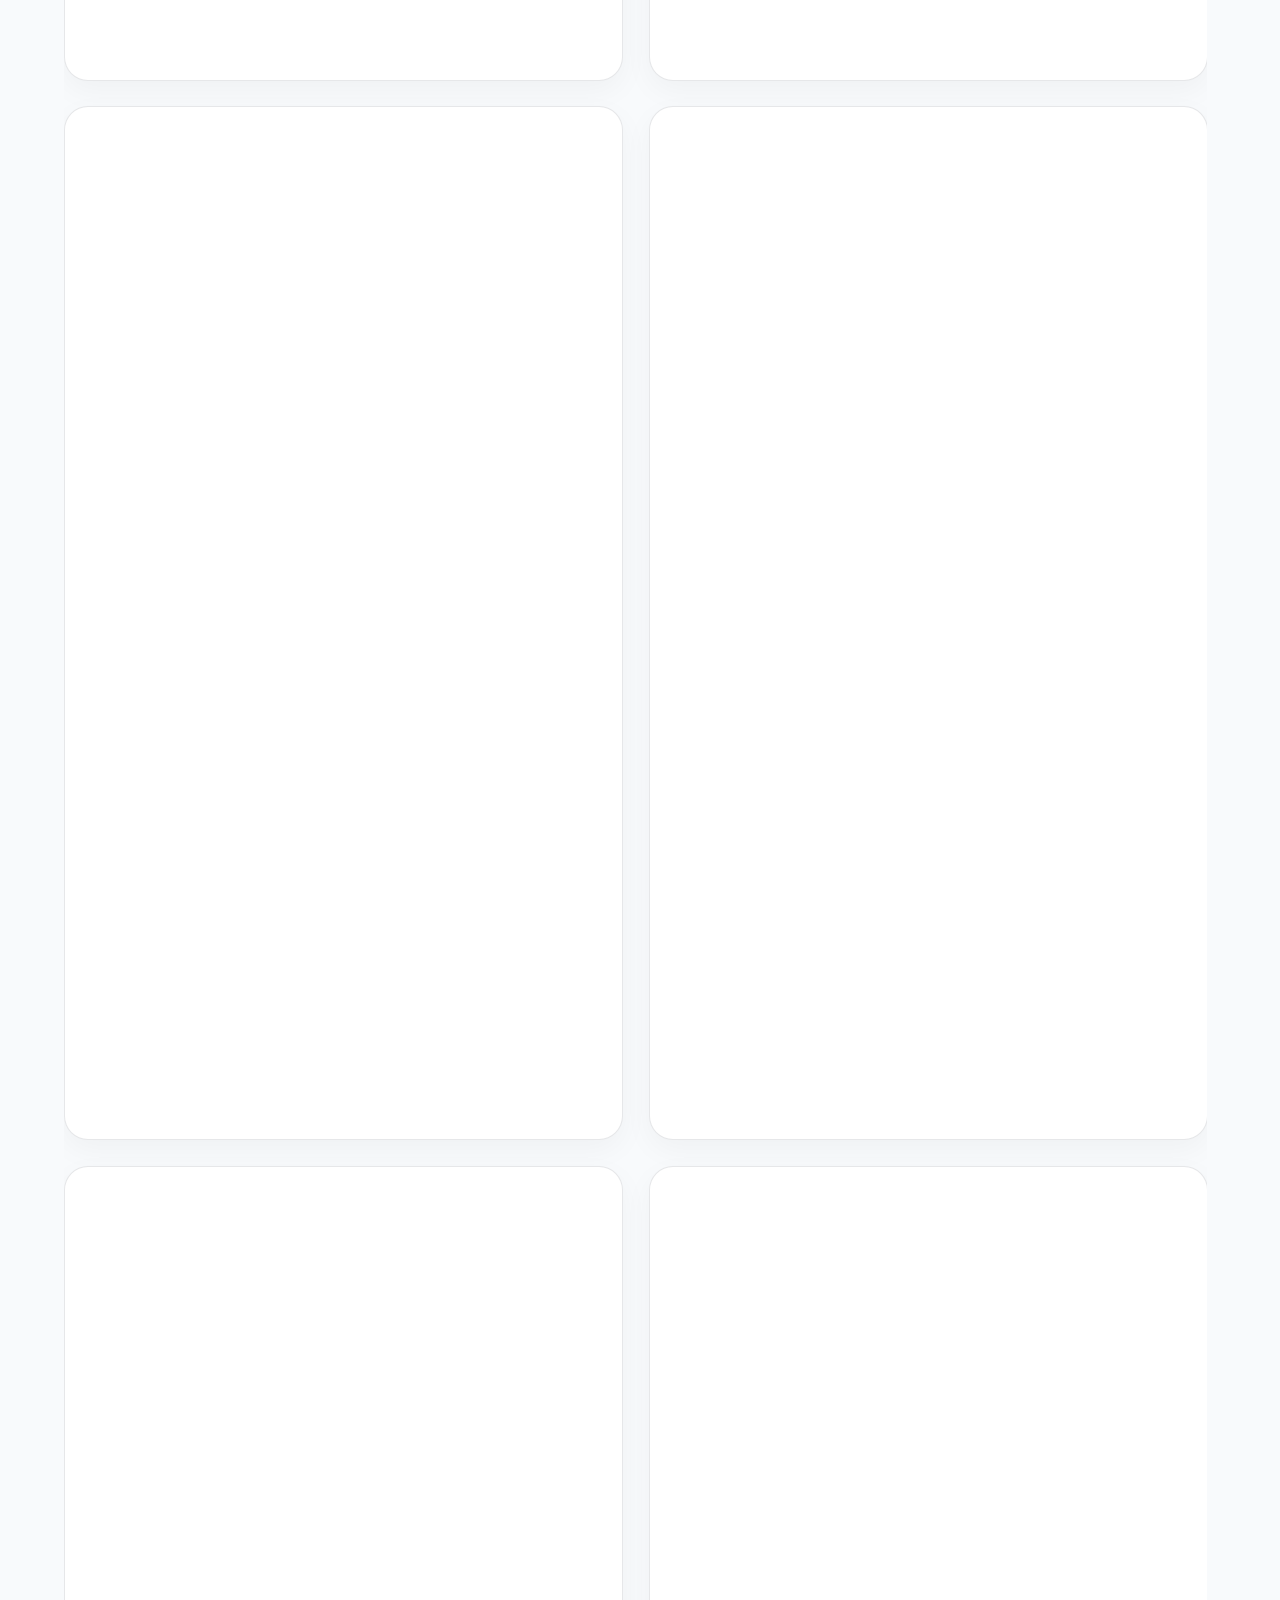
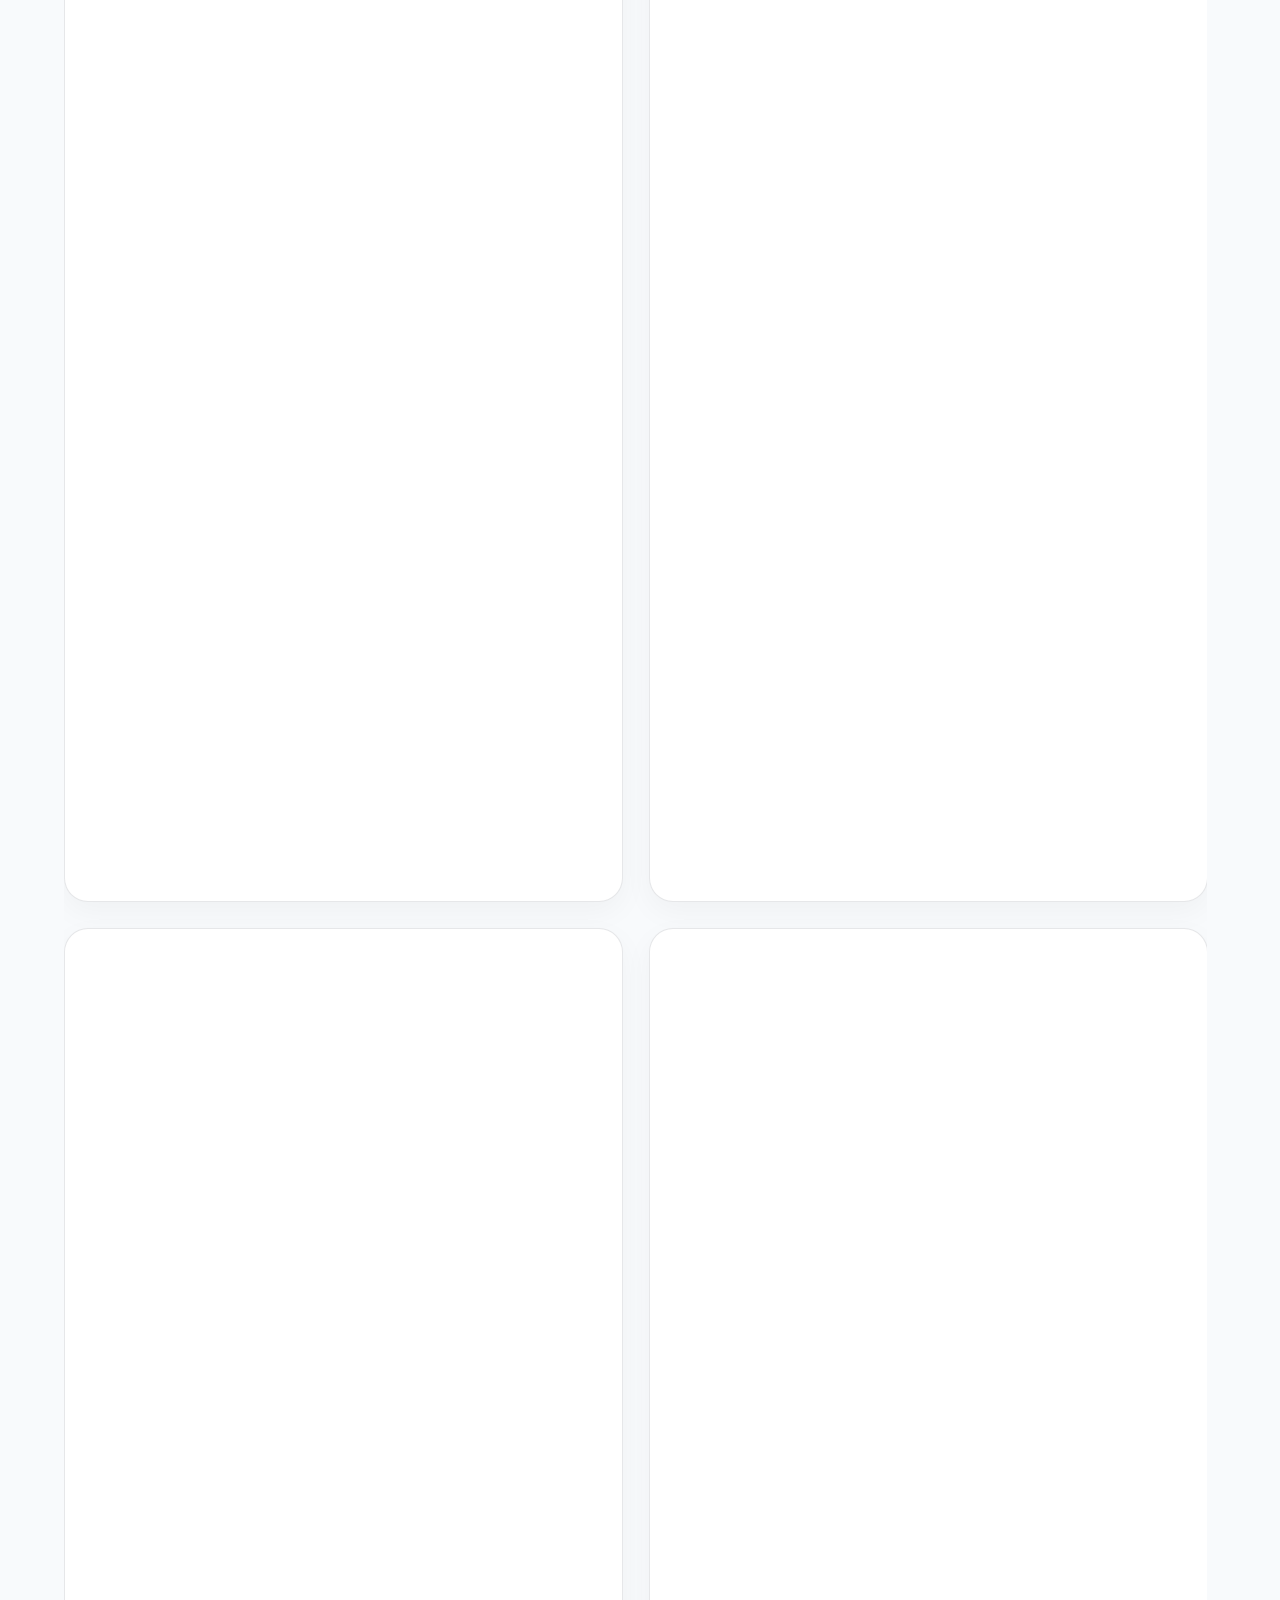
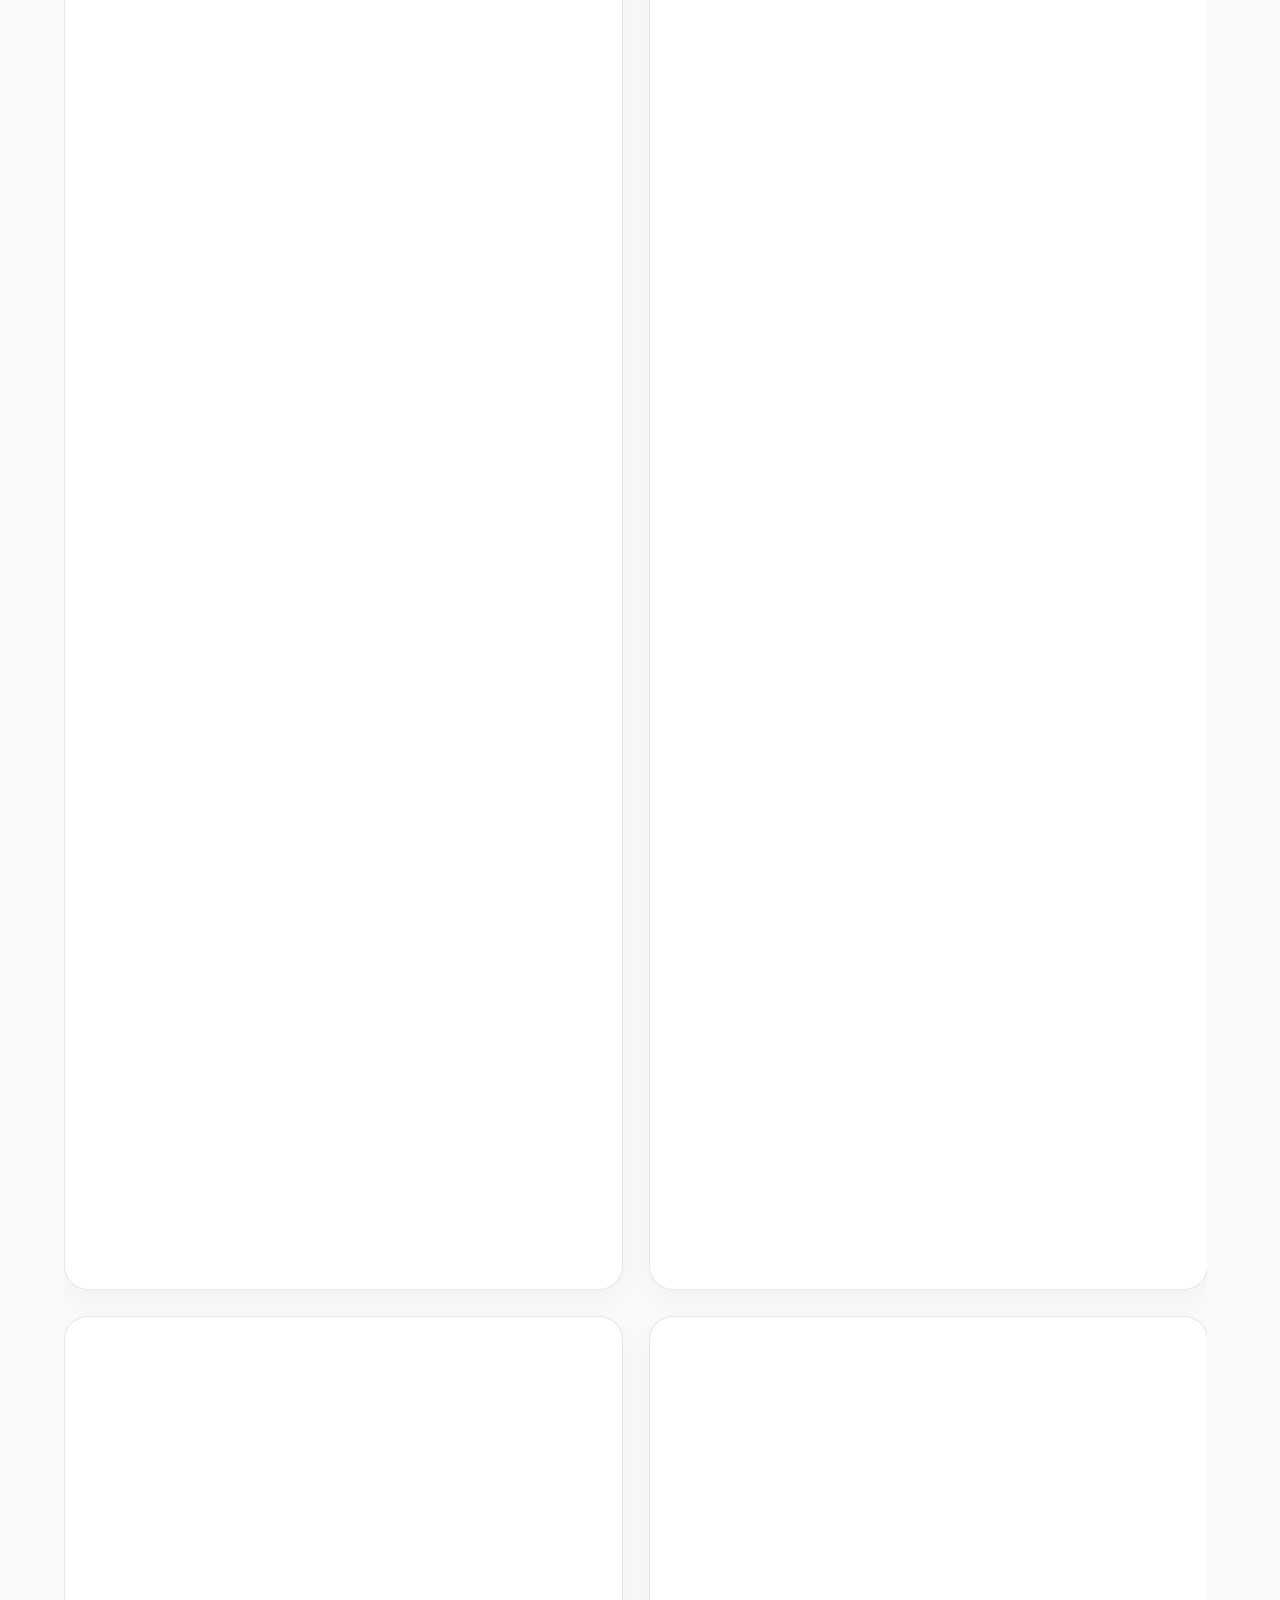
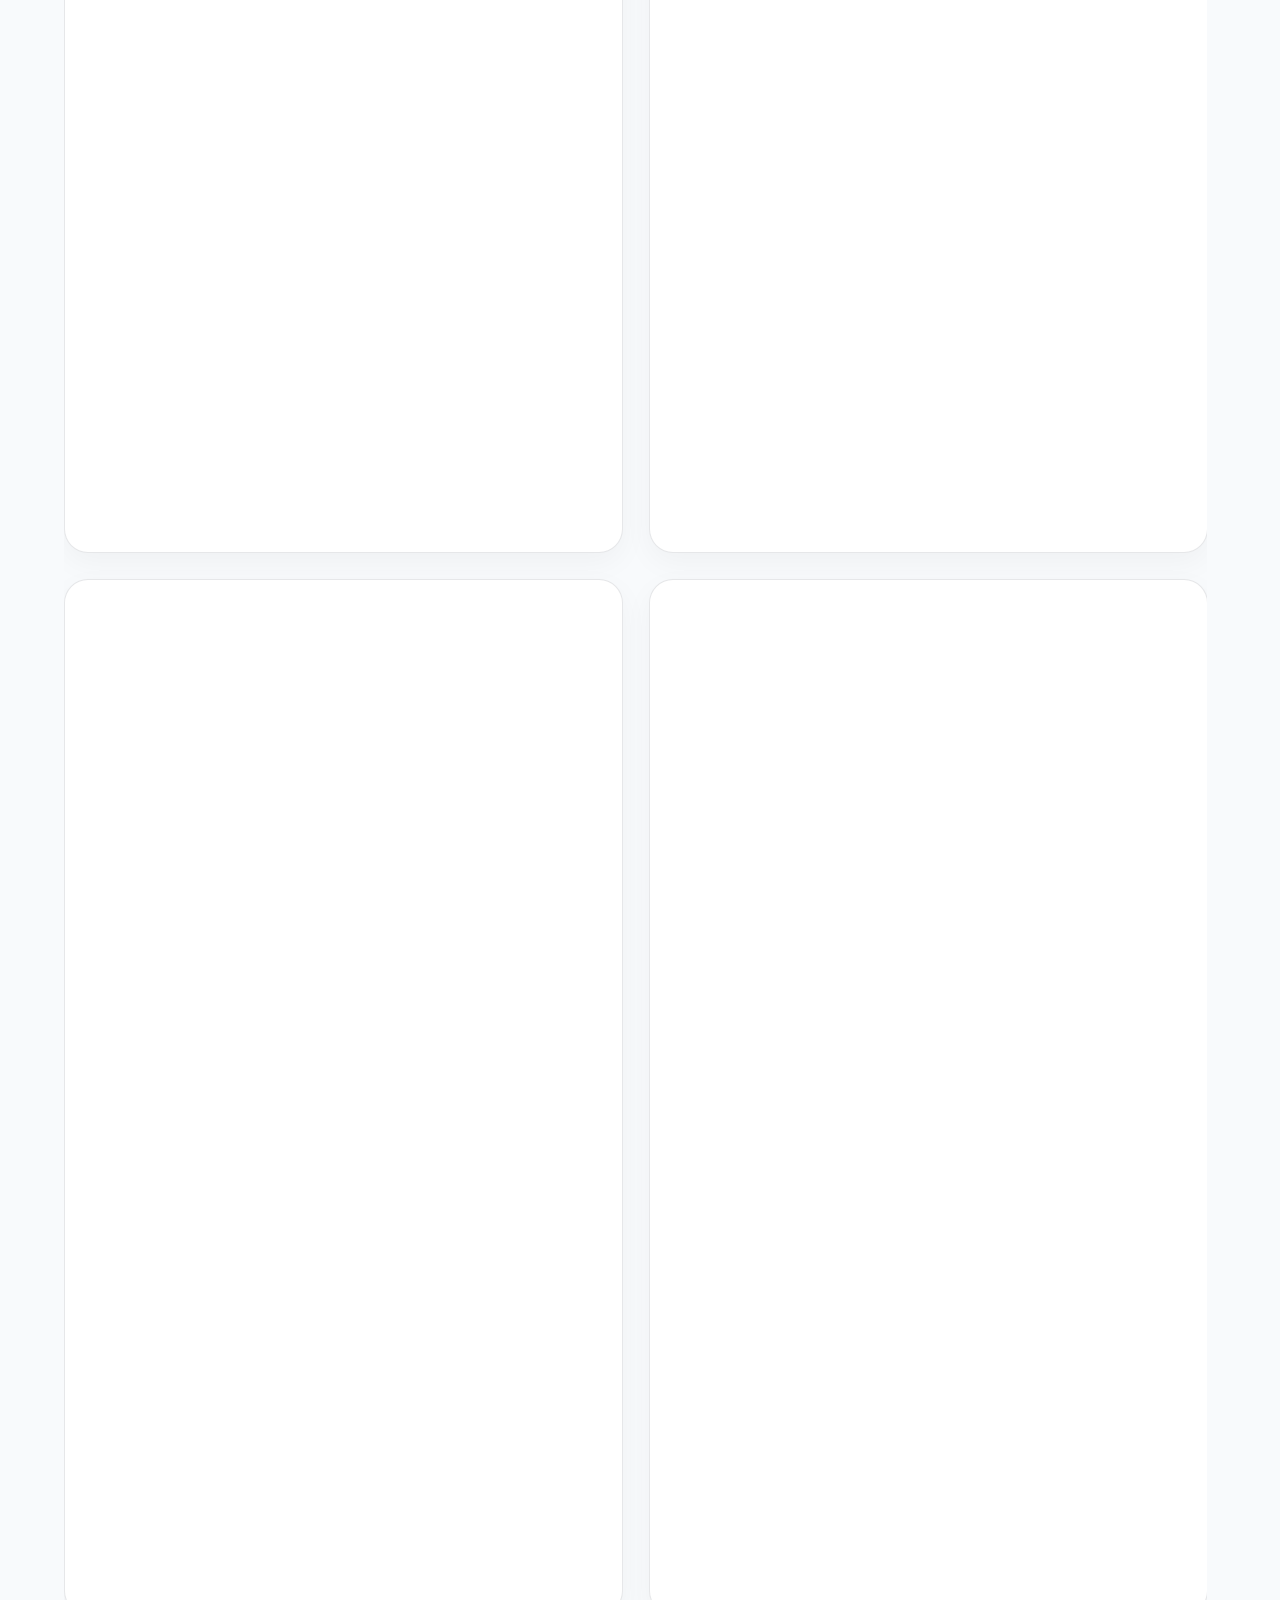
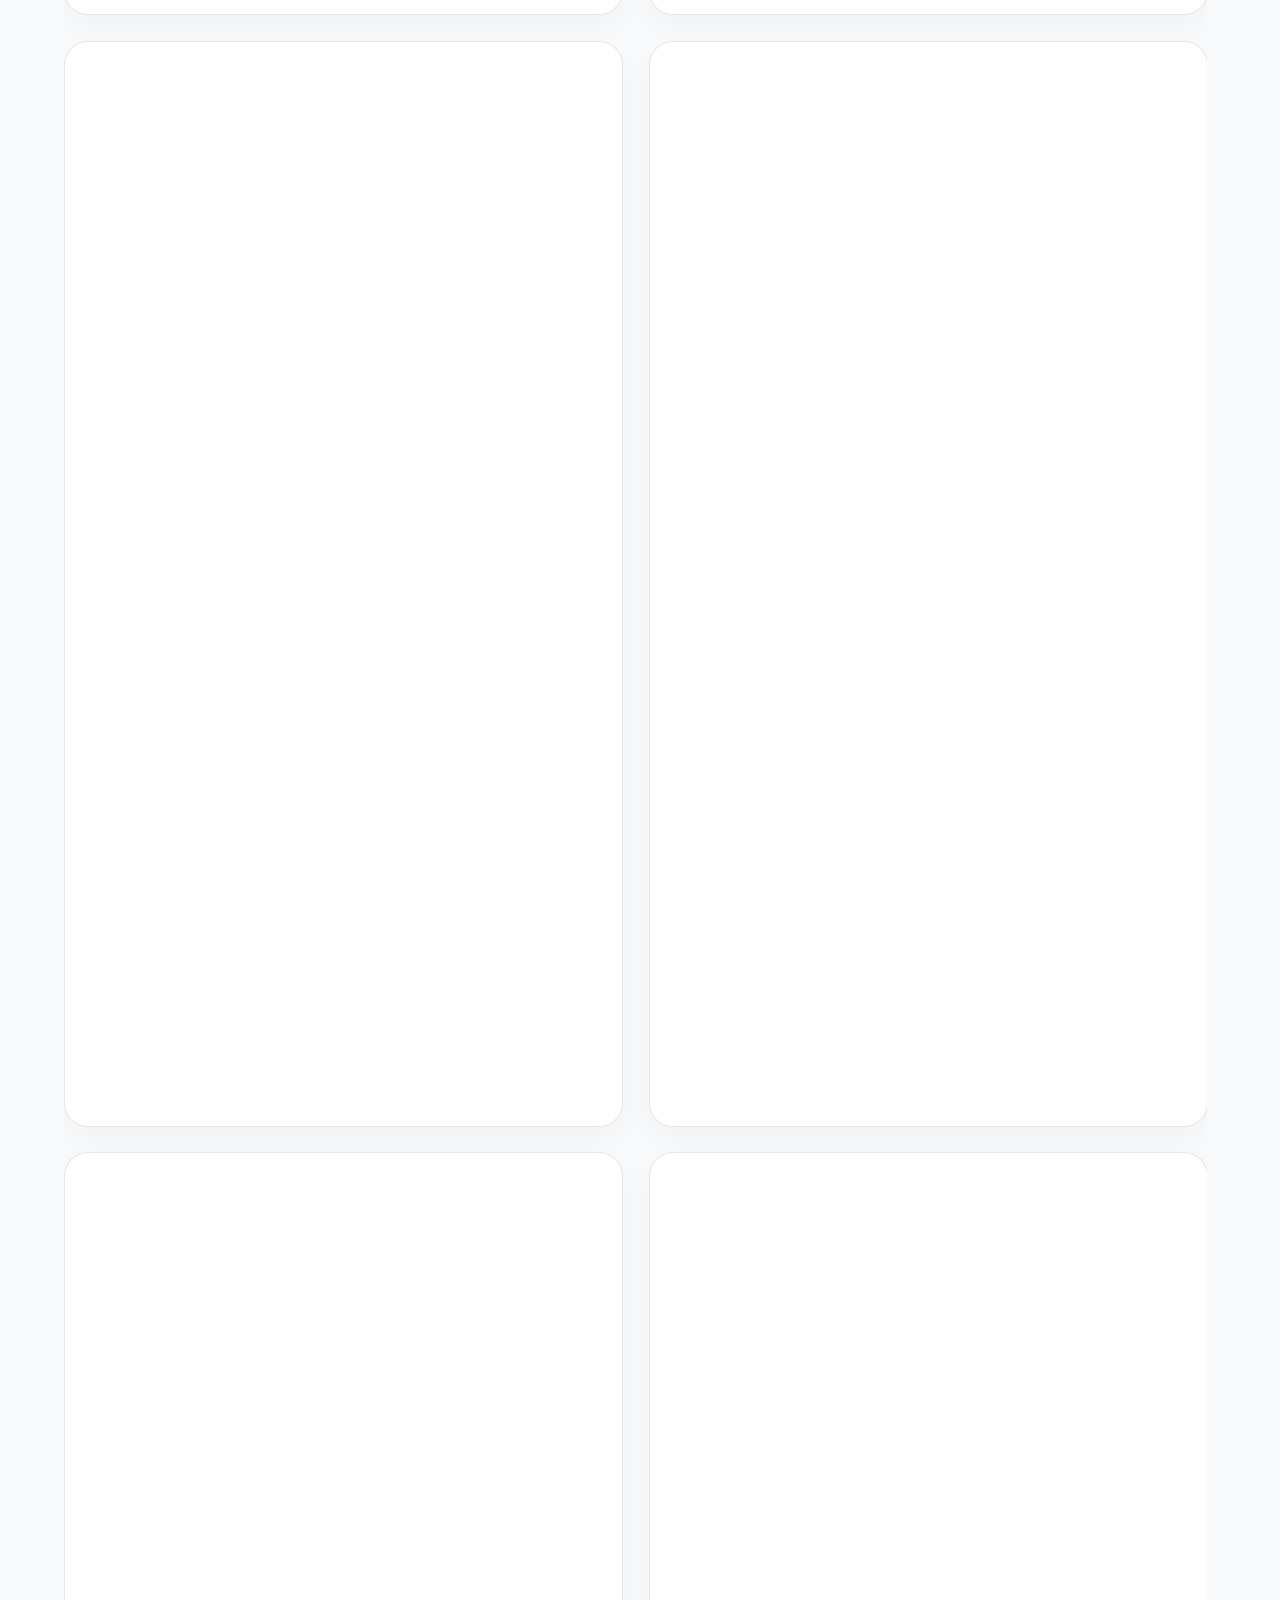
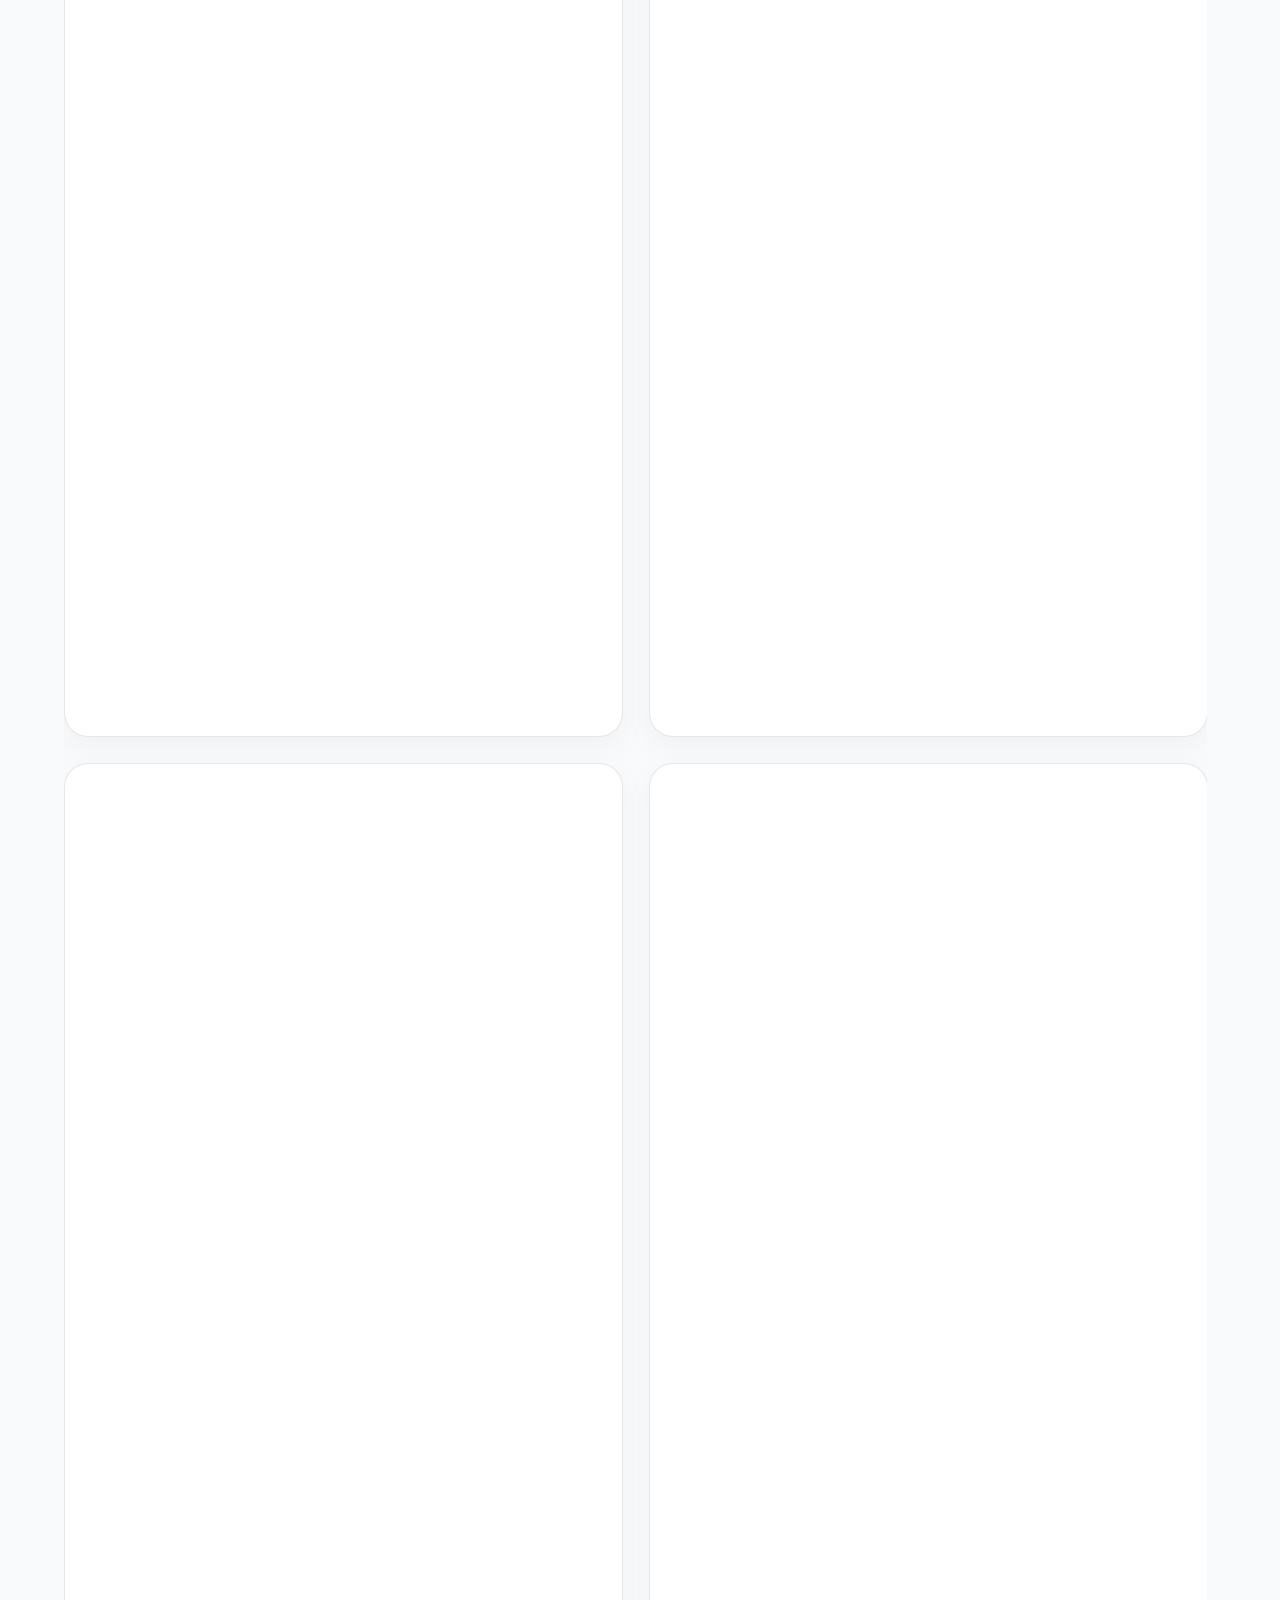
<file: quran-verses.html>
<!DOCTYPE html>
<html lang="en" data-theme="light">

<head>
  <meta charset="UTF-8">
  <meta name="viewport" content="width=device-width, initial-scale=1.0, viewport-fit=cover">

  <!-- Theme Initialization: Prevents Flash of Unstyled Content (FOUC) -->
  <script>
    (function () {
      try {
        var savedTheme = localStorage.getItem('heynuo-theme');
        var prefersDark = window.matchMedia && window.matchMedia('(prefers-color-scheme: dark)').matches;
        var theme = savedTheme || (prefersDark ? 'dark' : 'light');
        document.documentElement.setAttribute('data-theme', theme);
        var savedReading = localStorage.getItem('heynuo-reading-theme');
        if (savedReading && savedReading !== 'default') {
          document.documentElement.setAttribute('data-reading-theme', savedReading);
        }
      } catch (e) {
        document.documentElement.setAttribute('data-theme', 'light');
      }
    })();
  </script>
  <meta name="robots" content="index, follow">

  <!-- Primary SEO -->
  <title>Master Compilation of Quranic Verses — 108 Verses from 62 Books | HeyNuo</title>
  <meta name="description"
    content="Complete master reference of 108 unique Quranic verse references across 44 Surahs, extracted and cross-referenced from 62 Islamic books and manuscripts. Includes Arabic Uthmani script, transliteration, English translation, audio recitation, and free PDF download.">
  <meta name="keywords"
    content="Quranic verses, 108 verses, 62 books compilation, Ruqyah verses, Ayatul Kursi, Al-Fatiha, Al-Ikhlas, Islamic theology, Ism-e-Azam, HeyNuo">
  <meta name="author" content="HeyNuo">
  <link rel="canonical" href="https://heynuo.github.io/quran-verses.html">

  <!-- Open Graph -->
  <meta property="og:title" content="Master Compilation of Quranic Verses — 108 Verses from 62 Books | HeyNuo">
  <meta property="og:description"
    content="Explore 108 authentic Quranic verses extracted and deduplicated from 62 Islamic books spanning Ruqyah, Tafsir, Seerah, and theology. Full Arabic text, translation, audio, and PDF.">
  <meta property="og:image" content="https://heynuo.github.io/assets/banners/quran-cover.jpg">
  <meta property="og:url" content="https://heynuo.github.io/quran-verses.html">
  <meta property="og:type" content="website">
  <meta property="og:site_name" content="HeyNuo">

  <!-- Twitter Card -->
  <meta name="twitter:card" content="summary_large_image">
  <meta name="twitter:title" content="Master Compilation of Quranic Verses (108 Verses) | HeyNuo">
  <meta name="twitter:description"
    content="108 unique Quranic verse references from 62 Islamic books across 44 Surahs. Read Arabic, English translation, transliteration, listen to audio, and download the full PDF.">
  <meta name="twitter:image" content="https://heynuo.github.io/assets/banners/quran-cover.jpg">

  <meta property="og:image:width" content="1200">
  <meta property="og:image:height" content="630">
  <link rel="icon" type="image/svg+xml"
    href="data:image/svg+xml,%3Csvg%20xmlns='http://www.w3.org/2000/svg'%20viewBox='0%200%20100%20100'%3E%3Crect%20width='100'%20height='100'%20fill='%23059669'/%3E%3Ctext%20x='50'%20y='67'%20font-size='50'%20text-anchor='middle'%20fill='white'%20font-weight='bold'%3EHN%3C/text%3E%3C/svg%3E">
  <link rel="manifest" href="manifest.json">
  <link rel="alternate" type="application/rss+xml" title="HeyNuo RSS Feed" href="https://heynuo.github.io/rss.xml">

  <!-- Google Fonts Preconnect & Stylesheets -->
  <link rel="preconnect" href="https://fonts.googleapis.com">
  <link rel="preconnect" href="https://fonts.gstatic.com" crossorigin>
  <link href="https://fonts.googleapis.com/css2?family=Amiri:ital,wght@0,400;0,700;1,400&family=Inter:wght@400;500;600;700&family=Merriweather:ital,wght@0,300;0,400;0,700;1,300&family=Plus+Jakarta+Sans:wght@400;500;600;700;800&display=swap" rel="stylesheet">

  <!-- Core stylesheets -->
  <link rel="stylesheet" href="css/heynuo.css">
  <link rel="stylesheet" href="css/master-verses.css">
</head>

<body>
  <!-- Reading Progress Bar -->
  <div class="reading-progress" id="readingProgress" aria-hidden="true"></div>

  <a href="#main-content" class="skip-link">Skip to main content</a>

  <!-- Top Announcement Banner -->
  <aside class="announcement-banner" id="announcementBanner" aria-label="Announcement">
    <div class="announcement-inner">
      <span class="announcement-pill">📜 COMPILATION RELEASE</span>
      <span class="announcement-message">Master Compilation of <strong>108 Quranic Verses</strong> extracted from 62 scholarly books is now live with full audio &amp; downloadable PDF.</span>
      <a href="#pdf-document" class="announcement-cta">Get PDF ↓</a>
      <button type="button" class="announcement-close" id="announcementClose" aria-label="Close announcement">✕</button>
    </div>
  </aside>

  <!-- Header & Navigation -->

  <header>
    <nav class="container" aria-label="Main navigation">
      <a href="index.html" class="logo" aria-label="HeyNuo - Return to homepage">
        <span class="logo-mark" aria-hidden="true">
          <svg width="20" height="20" viewBox="0 0 24 24" fill="none" stroke="currentColor" stroke-width="2.2" stroke-linecap="round" stroke-linejoin="round">
            <path d="M12 2L2 7l10 5 10-5-10-5z"></path>
            <path d="M2 17l10 5 10-5"></path>
            <path d="M2 12l10 5 10-5"></path>
          </svg>
        </span>
        Hey<span>Nuo</span>
      </a>

      <div class="nav-right">
        <button type="button" class="nav-search-btn" id="navSearchBtn" aria-label="Search articles and topics (Ctrl+K)" title="Quick Search (Ctrl+K)">
          <span class="nav-search-icon" aria-hidden="true">
            <svg width="15" height="15" viewBox="0 0 24 24" fill="none" stroke="currentColor" stroke-width="2.2" stroke-linecap="round" stroke-linejoin="round"><circle cx="11" cy="11" r="8"></circle><line x1="21" y1="21" x2="16.65" y2="16.65"></line></svg>
          </span>
          <span class="nav-search-text">Search...</span>
          <kbd class="nav-search-kbd">Ctrl K</kbd>
        </button>

        <div class="nav-links" id="nav-links" role="region" aria-label="Site menu">
          <div class="nav-mobile-head">
            <div class="nav-mobile-brand">
              <span class="logo-mark-mini" aria-hidden="true">HN</span>
              <span>Navigation</span>
            </div>
            <button type="button" class="nav-mobile-close" id="navCloseBtn" aria-label="Close navigation menu">✕</button>
          </div>
          <a href="index.html" data-nav="index">Home</a>
          <a href="quran.html" data-nav="quran">Quran</a>
          <a href="quran-verses.html" class="active" aria-current="page">108 Verses</a>
          <a href="ruqyah.html" data-nav="ruqyah">Ruqyah</a>
          <a href="about.html" data-nav="about">About</a>
          <a href="contact.html" data-nav="contact">Contact</a>
        </div>

        <button type="button" class="nav-icon-btn shortcut-help-btn" id="headerShortcutsBtn" aria-label="Keyboard Shortcuts" title="Keyboard Shortcuts (?)">
          <svg width="17" height="17" viewBox="0 0 24 24" fill="none" stroke="currentColor" stroke-width="2" stroke-linecap="round" stroke-linejoin="round" aria-hidden="true">
            <rect x="2" y="4" width="20" height="16" rx="2"></rect>
            <path d="M6 8h.001M10 8h.001M14 8h.001M18 8h.001M6 12h.001M10 12h.001M14 12h.001M18 12h.001M8 16h8"></path>
          </svg>
        </button>

        <a href="https://github.com/heynuo" target="_blank" rel="noopener noreferrer" class="nav-icon-btn" aria-label="GitHub Profile @heynuo" title="GitHub @heynuo">
          <svg width="18" height="18" viewBox="0 0 24 24" fill="currentColor" aria-hidden="true"><path fill-rule="evenodd" clip-rule="evenodd" d="M12 2C6.477 2 2 6.484 2 12.017c0 4.425 2.865 8.18 6.839 9.504.5.092.682-.217.682-.483 0-.237-.008-.868-.013-1.703-2.782.605-3.369-1.343-3.369-1.343-.454-1.158-1.11-1.466-1.11-1.466-.908-.62.069-.608.069-.608 1.003.07 1.53 1.032 1.53 1.032.892 1.53 2.341 1.088 2.91.832.092-.647.35-1.088.636-1.338-2.22-.253-4.555-1.113-4.555-4.951 0-1.093.39-1.988 1.029-2.688-.103-.253-.446-1.272.098-2.65 0 0 .84-.27 2.75 1.026A9.564 9.564 0 0112 6.844c.85.004 1.705.115 2.504.337 1.909-1.296 2.747-1.027 2.747-1.027.546 1.379.202 2.398.1 2.651.64.7 1.028 1.595 1.028 2.688 0 3.848-2.339 4.695-4.566 4.943.359.309.678.92.678 1.855 0 1.338-.012 2.419-.012 2.747 0 .268.18.58.688.482A10.019 10.019 0 0022 12.017C22 6.484 17.522 2 12 2z"></path></svg>
        </a>

        <button class="theme-toggle" id="theme-toggle" aria-label="Toggle light or dark theme" title="Toggle theme (T)">
          <svg class="theme-svg-icon" width="18" height="18" viewBox="0 0 24 24" fill="none" stroke="currentColor" stroke-width="2" stroke-linecap="round" stroke-linejoin="round" aria-hidden="true"><path d="M21 12.79A9 9 0 1 1 11.21 3 7 7 0 0 0 21 12.79z"></path></svg>
        </button>

        <button class="menu-btn" id="menu-btn" aria-label="Toggle navigation menu" aria-controls="nav-links" aria-expanded="false">
          <svg width="20" height="20" viewBox="0 0 24 24" fill="none" stroke="currentColor" stroke-width="2.2" stroke-linecap="round" stroke-linejoin="round" aria-hidden="true"><line x1="3" y1="12" x2="21" y2="12"></line><line x1="3" y1="6" x2="21" y2="6"></line><line x1="3" y1="18" x2="21" y2="18"></line></svg>
        </button>
      </div>
    </nav>
  </header>

  <main class="container mv-page" id="main-content">
    <!-- =====================================================================
         ROYAL MANUSCRIPT HERO SECTION (Faithful to PDF Cover)
         ===================================================================== -->
    <section class="mv-hero-manuscript" aria-label="Publication Cover & Introduction">
      <!-- Corner Arabesque Ornaments -->
      <div class="mv-corner-ornament corner-tl" aria-hidden="true">❧</div>
      <div class="mv-corner-ornament corner-tr" aria-hidden="true">❧</div>
      <div class="mv-corner-ornament corner-bl" aria-hidden="true">❧</div>
      <div class="mv-corner-ornament corner-br" aria-hidden="true">❧</div>

      <!-- Sacred Stars Motif -->
      <div class="mv-sacred-stars" aria-hidden="true">
        ✦ ✦ ✦
      </div>

      <!-- Sacred Bismillah -->
      <div class="mv-hero-bismillah" lang="ar" dir="rtl" role="img" aria-label="Bismillahi Ar-Rahmani Ar-Raheem">
        بِسْمِ ٱللَّهِ ٱلرَّحْمَٰنِ ٱلرَّحِيمِ
      </div>

      <!-- Master Title -->
      <h1>Master Compilation of <span>Quranic Verses</span></h1>

      <!-- Subtitle -->
      <div class="mv-hero-subtitle">
        Extracted &amp; Compiled from 62 Books
      </div>

      <div class="mv-hero-ornament" aria-hidden="true">
        <span class="mv-ornament-star">✦</span>
        <span class="mv-ornament-line"></span>
        <span class="mv-ornament-medallion">۞</span>
        <span class="mv-ornament-line"></span>
        <span class="mv-ornament-star">✦</span>
      </div>

      <!-- Cover Metrics Pill from PDF Page 1 -->
      <div class="mv-cover-metrics-pill">
        <span><strong>108</strong> Unique Quranic Verse References</span>
        <span class="divider">•</span>
        <span><strong>44</strong> Surahs Represented</span>
        <span class="divider">•</span>
        <span><strong>62</strong> Books Analyzed</span>
        <span class="divider">•</span>
        <span>Sources: Ruqyah, Tafsir, Islamic Sciences &amp; More</span>
      </div>

      <p class="mv-hero-summary">
        A comprehensive reference compiled via multi-agent parallel analysis of 62 classical and contemporary works. Organized canonically from Surah Al-Fatiha (1) through to Surah An-Nas (114), deduplicated and verified with original Arabic calligraphy, English translations, transliterations, audio recitations, and downloadable publication PDF.
      </p>

      <!-- Sub-Tab Switcher between Full Quran, 108 Verses, Ruqyah Guide, and PDF Downloads -->
      <nav class="quran-tab-switcher" aria-label="Quran Sections Navigation">
        <a href="quran.html" class="quran-tab-btn">📖 Full Quran (114 Surahs)</a>
        <a href="quran-verses.html" class="quran-tab-btn active" aria-current="page">📜 108 Master Verses</a>
        <a href="ruqyah.html" class="quran-tab-btn">🛡️ Ruqyah Healing Verses</a>
        <a href="#pdf-document" class="quran-tab-btn">📥 Download PDF</a>
      </nav>

      <!-- Hero Action Buttons -->
      <div class="mv-hero-btn-row">
        <a href="assets/pdf/quran_verses_master_compilation.pdf" download class="mv-btn-gold" title="Download original 13-page vector PDF publication">
          <span>📥</span> Download Publication PDF (92 KB)
        </a>
        <button type="button" class="mv-btn-glass" id="mvPdfToggleBtn" title="Preview original PDF document directly in browser">
          <span>📑</span> View PDF In-Browser
        </button>
        <a href="#explorer" class="mv-btn-glass" title="Browse all 108 verses with audio recitation">
          <span>🔍</span> Browse 108 Verses ↓
        </a>
        <a href="quran.html" class="mv-btn-glass" title="Visit complete 114 Surahs Holy Quran Library">
          <span>📖</span> Full Quran (114) →
        </a>
      </div>
    </section>

    <!-- =====================================================================
         KEY STATISTICS DASHBOARD (Page 2 of PDF)
         ===================================================================== -->
    <section class="mv-stats-dashboard" aria-label="Key Compilation Statistics">
      <div class="mv-stat-box">
        <div class="mv-stat-icon-badge" aria-hidden="true">📜</div>
        <div class="mv-stat-digit">108</div>
        <div class="mv-stat-heading">Unique Verse References</div>
        <div class="mv-stat-detail">Deduplicated &amp; verified canonically</div>
      </div>

      <div class="mv-stat-box">
        <div class="mv-stat-icon-badge" aria-hidden="true">🕌</div>
        <div class="mv-stat-digit">44</div>
        <div class="mv-stat-heading">Surahs Covered</div>
        <div class="mv-stat-detail">From Al-Fatiha (1) to An-Nas (114)</div>
      </div>

      <div class="mv-stat-box">
        <div class="mv-stat-icon-badge" aria-hidden="true">📚</div>
        <div class="mv-stat-digit">62</div>
        <div class="mv-stat-heading">Books Analyzed</div>
        <div class="mv-stat-detail">Ruqyah, Tafsir, Seerah &amp; Sciences</div>
      </div>

      <div class="mv-stat-box">
        <div class="mv-stat-icon-badge" aria-hidden="true">🛡️</div>
        <div class="mv-stat-digit">100%</div>
        <div class="mv-stat-heading">Multi-Agent Verification</div>
        <div class="mv-stat-detail">Cross-referenced &amp; authenticated</div>
      </div>
    </section>

    <!-- =====================================================================
         PDF PUBLICATION SHOWCASE & VIEWER ("and also add the pdf and all things")
         ===================================================================== -->
    <section class="mv-pdf-showcase" id="pdf-document" aria-label="PDF Document Publication">
      <div class="mv-pdf-showcase-top">
        <div class="mv-pdf-media-block">
          <div class="mv-pdf-icon-emblem" aria-hidden="true">📑</div>
          <div class="mv-pdf-details">
            <h2>Master Compilation of Quranic Verses (Official PDF Document)</h2>
            <p>
              The complete 13-page vector publication extracted and compiled via multi-agent parallel analysis. Contains the full scholarly methodology, thematic taxonomy, canonical 108-verse master table, and cross-referenced top 10 breakdown.
            </p>
            <div class="mv-pdf-badges-wrap">
              <span class="mv-pdf-badge-tag">📄 13 Pages</span>
              <span class="mv-pdf-badge-tag">⚡ 92.3 KB Vector PDF</span>
              <span class="mv-pdf-badge-tag">📚 62 Books Examined</span>
              <span class="mv-pdf-badge-tag">🕌 44 Surahs Covered</span>
              <span class="mv-pdf-badge-tag">✨ Canonical Order 1 to 114</span>
            </div>
          </div>
        </div>

        <div class="mv-pdf-button-group">
          <a href="assets/pdf/quran_verses_master_compilation.pdf" download class="btn btn-primary mv-pdf-btn-download">
            <span>📥 Direct Download PDF</span>
          </a>
          <a href="assets/pdf/quran_verses_master_compilation.pdf" target="_blank" rel="noopener noreferrer" class="btn btn-secondary mv-pdf-btn-preview">
            <span>↗ Open in New Window</span>
          </a>
        </div>
      </div>

      <!-- Background & Scholarly Methodology Box (Page 2 Notes) -->
      <div class="mv-methodology-accordion">
        <div class="mv-methodology-title">
          <span>📖</span> Background, Methodology &amp; Key Statistics (From Publication)
        </div>
        <p class="mv-methodology-lead">
          <strong>Analysis &amp; Deduplication:</strong> This document presents a master compilation of 108 unique Quranic verse references extracted through the systematic analysis of 62 books spanning Islamic sciences, Ruqyah and healing traditions, Seerah (prophetic biography), Tafsir (Quranic exegesis), and Islamic history. Each entry has been deduplicated so that no verse reference appears more than once, providing a clean, authoritative reference covering 44 chapters of the Holy Quran.
        </p>
        <p class="mv-methodology-note">
          <strong>Note on Source Books:</strong> Of the 62 books in the analyzed collection, approximately 30 are Western occult and non-Islamic texts containing zero Quranic content. The remaining 17–18 Islamic books yielded all 108 unique verse references documented here. The two primary contributing books are <em>Understanding Ruqyah and Jinn in Islam</em> (contributing the vast majority of verses) and <em>Ism-e-Azam (Ilmul Hisab)</em> (contributing 4 specialized verses connected to Prophetic names of Allah).
        </p>

        <!-- Quick Table of Contents Chips matching 13-page PDF -->
        <div class="mv-pdf-toc-strip">
          <span class="mv-pdf-toc-label">Publication Index:</span>
          <a href="#main-content" class="mv-pdf-toc-chip"><span>📄</span> P.1 Cover</a>
          <a href="#pdf-document" class="mv-pdf-toc-chip"><span>📊</span> P.2 Statistics</a>
          <a href="#explorer" class="mv-pdf-toc-chip"><span>🗂️</span> P.3 Thematic Taxonomy</a>
          <a href="#explorer" class="mv-pdf-toc-chip" id="mvTocTableJump"><span>📋</span> P.4–11 Master Table</a>
          <a href="#mvTop10Section" class="mv-pdf-toc-chip"><span>⭐</span> P.12 Top 10 Cross-Referenced</a>
          <a href="#mvDedication" class="mv-pdf-toc-chip"><span>✨</span> P.13 Dedication</a>
        </div>
      </div>

      <!-- Embedded In-Browser PDF Reader Box -->
      <div class="mv-pdf-embedded-container" id="mvPdfViewerWrap">
        <div class="mv-pdf-viewer-bar">
          <span class="mv-pdf-viewer-title">
            <span>👁️</span> In-Browser PDF Publication Reader (13 Pages)
          </span>
          <div class="mv-pdf-viewer-actions">
            <a href="assets/pdf/quran_verses_master_compilation.pdf" target="_blank" rel="noopener noreferrer" class="btn btn-secondary mv-pdf-viewer-btn">
              <span>Full Screen ↗</span>
            </a>
            <button type="button" class="btn btn-secondary mv-pdf-viewer-btn" id="mvCloseViewerBtn">
              <span>✕ Close Viewer</span>
            </button>
          </div>
        </div>
        <iframe
          src="assets/pdf/quran_verses_master_compilation.pdf#toolbar=1&navpanes=1"
          class="mv-pdf-frame"
          title="Master Compilation of Quranic Verses PDF Document Viewer"
          loading="lazy"
        ></iframe>
      </div>
    </section>

    <!-- =====================================================================
         TOP 10 MOST CROSS-REFERENCED VERSES (Page 12 of PDF)
         ===================================================================== -->
    <section class="mv-top10-container" id="mvTop10Section" aria-label="Top 10 Most Cross-Referenced Quranic Verses">
      <div class="mv-section-header">
        <h2>✦ Top 10 Most <span>Cross-Referenced</span> Verses</h2>
        <p>
          The following verses appeared most frequently across multiple books in the analyzed collection. Their recurring presence reflects their central importance in Islamic spiritual practice, healing traditions, and theological discourse. Click any verse to jump directly to it!
        </p>
      </div>

      <div class="mv-top10-cards-grid" id="mvTop10Grid"></div>
    </section>

    <!-- =====================================================================
         THEMATIC PILLARS TAXONOMY (Page 3 of Publication)
         ===================================================================== -->
    <section class="mv-taxonomy-section" id="mvTaxonomySection" aria-label="Thematic Pillars Taxonomy">
      <div class="mv-section-header">
        <h2>✦ Thematic Taxonomy &amp; <span>Core Pillars</span></h2>
        <p>
          Organized across six primary theological domains documented on Page 3 of the publication. Click any pillar to immediately filter the compilation!
        </p>
      </div>

      <div class="mv-taxonomy-grid">
        <div class="mv-taxonomy-card" data-category="Protection &amp; Ruqyah (Healing)">
          <div class="mv-tax-icon">🛡️</div>
          <div class="mv-tax-content">
            <h3>Ruqyah &amp; Spiritual Healing</h3>
            <p>Divine remedies, foundational Ruqyah of Al-Fatiha, and spiritual antidote verses.</p>
            <div class="mv-tax-footer">
              <span class="mv-tax-count">15 Verses</span>
              <span class="mv-tax-link">Explore Pillar →</span>
            </div>
          </div>
        </div>

        <div class="mv-taxonomy-card" data-category="Tawheed (Oneness of Allah)">
          <div class="mv-tax-icon">☝️</div>
          <div class="mv-tax-content">
            <h3>Tawheed &amp; Sovereignty</h3>
            <p>Pure monotheism, Ayat ul-Kursi, Al-Ikhlas, and absolute sovereignty of Allah.</p>
            <div class="mv-tax-footer">
              <span class="mv-tax-count">22 Verses</span>
              <span class="mv-tax-link">Explore Pillar →</span>
            </div>
          </div>
        </div>

        <div class="mv-taxonomy-card" data-category="Anti-Sorcery &amp; Breaking Magic">
          <div class="mv-tax-icon">⚔️</div>
          <div class="mv-tax-content">
            <h3>Anti-Sorcery &amp; Protection</h3>
            <p>Breaking witchcraft, Harut &amp; Marut, Moses' staff, and Mu'awwidhatayn.</p>
            <div class="mv-tax-footer">
              <span class="mv-tax-count">12 Verses</span>
              <span class="mv-tax-link">Explore Pillar →</span>
            </div>
          </div>
        </div>

        <div class="mv-taxonomy-card" data-category="Ism-e-Azam (Greatest Names of Allah)">
          <div class="mv-tax-icon">👑</div>
          <div class="mv-tax-content">
            <h3>Prophets &amp; Ism-e-Azam</h3>
            <p>Prophetic supplications and secret greatest names of Allah in Ilmul Hisab.</p>
            <div class="mv-tax-footer">
              <span class="mv-tax-count">14 Verses</span>
              <span class="mv-tax-link">Explore Pillar →</span>
            </div>
          </div>
        </div>

        <div class="mv-taxonomy-card" data-category="Signs &amp; Creation">
          <div class="mv-tax-icon">🌍</div>
          <div class="mv-tax-content">
            <h3>Signs, Universe &amp; Creation</h3>
            <p>Cosmic signs, heavens and earth, purpose of existence, and Ayat an-Nur.</p>
            <div class="mv-tax-footer">
              <span class="mv-tax-count">18 Verses</span>
              <span class="mv-tax-link">Explore Pillar →</span>
            </div>
          </div>
        </div>

        <div class="mv-taxonomy-card" data-category="General Exegesis &amp; Faith">
          <div class="mv-tax-icon">📖</div>
          <div class="mv-tax-content">
            <h3>Faith, Hereafter &amp; Warning</h3>
            <p>Hereafter, Paradise rewards, steadfastness, and warnings against hypocrisy.</p>
            <div class="mv-tax-footer">
              <span class="mv-tax-count">27 Verses</span>
              <span class="mv-tax-link">Explore Pillar →</span>
            </div>
          </div>
        </div>
      </div>
    </section>

    <!-- =====================================================================
         INTERACTIVE 108 VERSES EXPLORER (Pages 4–11 of PDF)
         ===================================================================== -->
    <section class="mv-explorer-section" id="explorer" aria-label="Explore 108 Quranic Verses">
      <!-- Toolbar Card: Search, Surah Selector, Source Filter, Reciter & Views -->
      <div class="mv-toolbar-card">
        <div class="mv-toolbar-primary-row">
          <!-- Live Instant Search -->
          <div class="mv-search-container">
            <span class="mv-search-ico" aria-hidden="true">🔍</span>
            <input
              type="search"
              id="mvSearchInput"
              class="mv-search-field"
              placeholder="Search by verse (e.g. 2:255), Surah (Al-Baqarah), topic (sorcery, envy, creation)..."
              autocomplete="off"
              aria-label="Search master compilation of Quranic verses"
            >
            <kbd class="mv-search-kbd-badge" title="Press / to search" aria-hidden="true">/</kbd>
            <button type="button" class="mv-search-clear-btn" id="mvSearchClear" aria-label="Clear search query">✕</button>
          </div>

          <!-- Dropdowns Group -->
          <div class="mv-dropdown-group">
            <!-- Surah Quick-Jump Selector -->
            <div class="mv-select-wrap" title="Quickly jump to verses of a specific Surah">
              <label for="mvSurahSelect">📖 Surah:</label>
              <select id="mvSurahSelect" class="mv-custom-select" aria-label="Select Surah">
                <option value="all">✨ All 44 Surahs</option>
              </select>
            </div>

            <!-- Source Book Filter -->
            <div class="mv-select-wrap" title="Filter by Source Book">
              <label for="mvSourceSelect">📚 Source:</label>
              <select id="mvSourceSelect" class="mv-custom-select" aria-label="Select Source Book">
                <option value="all">All Sources (108)</option>
                <option value="Ruqyah">Understanding Ruqyah &amp; Jinn</option>
                <option value="Ism-e-Azam">Ism-e-Azam (Ilmul Hisab)</option>
              </select>
            </div>

            <!-- Reciter Audio Switcher -->
            <div class="mv-select-wrap" title="Select audio voice for recitation playback">
              <label for="mvReciterSelect">🎙️ Voice:</label>
              <select id="mvReciterSelect" class="mv-custom-select" aria-label="Select recitation voice">
                <option value="alafasy">Mishary Rashid Alafasy</option>
                <option value="abdulbasit">Qari Abdul Basit (Murattal)</option>
                <option value="ashiq">Qari Muhammad Ashiq</option>
                <option value="feroz">Qari Feroz</option>
                <option value="rashid">Qari Rashid</option>
                <option value="aiman">Qari Aiman</option>
                <option value="idir-iken">Qari Idir Iken</option>
              </select>
            </div>

            <!-- Display Mode Selector (All / Ar+En / Ar / En) -->
            <div class="mv-select-wrap" title="Customize Ayah card content display">
              <label for="mvDisplayModeSelect">👁️ View:</label>
              <select id="mvDisplayModeSelect" class="mv-custom-select" aria-label="Select card display elements">
                <option value="all">📜 All Elements</option>
                <option value="aren">📖 Arabic + English</option>
                <option value="ar">✨ Arabic Only</option>
                <option value="en">🌐 English Only</option>
              </select>
            </div>

            <!-- Arabic Font Size Controller -->
            <div class="mv-fontsize-group" title="Adjust Arabic calligraphy font size">
              <button type="button" class="mv-fontsize-btn" id="mvFontDecrease" title="Decrease Arabic font size" aria-label="Decrease font size">A-</button>
              <span class="mv-fontsize-val" id="mvFontVal">100%</span>
              <button type="button" class="mv-fontsize-btn" id="mvFontIncrease" title="Increase Arabic font size" aria-label="Increase font size">A+</button>
            </div>

            <!-- Random Discovery Button -->
            <button
              type="button"
              class="mv-action-icon-btn mv-toolbar-pill-btn"
              id="mvRandomBtn"
              title="Discover a random inspirational Ayah (Hot-key: R)"
              aria-label="Discover random Ayah"
            >
              <span>🎲</span> <span>Random</span>
            </button>

            <!-- Bookmarks Quick Filter -->
            <button
              type="button"
              class="mv-action-icon-btn mv-toolbar-pill-btn"
              id="mvBookmarksToggleBtn"
              title="Filter bookmarked / saved verses (Hot-key: F)"
              aria-label="Filter bookmarks"
            >
              <span>★</span> <span id="mvBookmarksCountLabel">Saved (0)</span>
            </button>

            <!-- Continuous Autoplay Switch -->
            <button
              type="button"
              class="mv-action-icon-btn mv-toolbar-pill-btn"
              id="mvAutoAdvanceBtn"
              title="Toggle continuous autoplay across verses"
              aria-label="Toggle continuous autoplay"
            >
              <span>🔁</span> <span>Auto-Play</span>
            </button>

            <!-- Keyboard Shortcuts Trigger -->
            <button
              type="button"
              class="mv-action-icon-btn mv-shortcuts-trigger-btn shortcut-help-btn"
              id="mvShortcutsBtn"
              title="View Keyboard Shortcuts (Hot-keys)"
              aria-label="Keyboard Shortcuts"
            >
              ⌨️
            </button>
          </div>

          <!-- Dual View Mode Switcher -->
          <div class="mv-view-selector" role="radiogroup" aria-label="Display View Mode">
            <button type="button" class="mv-view-option-btn active" id="mvViewCardsBtn" role="radio" aria-checked="true" title="Cards View with full Arabic calligraphy, translation & audio">
              <span>🗂️</span> Cards View
            </button>
            <button type="button" class="mv-view-option-btn" id="mvViewTableBtn" role="radio" aria-checked="false" title="Canonical Master Table View matching Pages 4-11 of the PDF">
              <span>📋</span> Master Table
            </button>
          </div>
        </div>

        <!-- Thematic Category Filter Chips (from Page 3 of PDF) -->
        <div class="mv-filter-chips-strip" id="mvFilterStrip" role="tablist" aria-label="Filter by Key Theme"></div>
      </div>

      <!-- Results Summary Bar -->
      <div class="mv-summary-bar">
        <div>
          Showing <span class="mv-count-strong" id="mvResultsCount">108 of 108</span> Quranic verses
        </div>
        <div class="mv-summary-hints">
          <span>💡 Click <strong>Listen</strong> for audio · Click <strong>📋</strong> to copy · Click <strong>📤</strong> to share</span>
        </div>
      </div>

      <!-- Empty State Indicator -->
      <div class="mv-empty-results" id="mvEmptyState">
        <div class="mv-empty-icon" aria-hidden="true">🔎</div>
        <h3>No matching verses found</h3>
        <p>Try searching for a different keyword, Surah name (e.g. Al-Baqarah), or verse reference (e.g. 2:255).</p>
      </div>

      <!-- VIEW 1: Rich Cards Grid View -->
      <div class="mv-verses-grid-container mv-mode-all" id="mvCardsGrid" role="region" aria-live="polite" aria-label="Quranic verses cards"></div>

      <!-- VIEW 2: Canonical Master Table View (Matching PDF Pages 4-11) -->
      <div class="mv-master-table-wrapper" id="mvTableWrap" role="region" style="display:none;" aria-label="Canonical master table of 108 verses">
        <div class="mv-table-scroll-container">
          <table class="mv-canonical-table">
            <thead>
              <tr>
                <th class="mv-col-index">#</th>
                <th class="mv-col-surah-id">Surah #</th>
                <th class="mv-col-surah-title">Surah Name</th>
                <th class="mv-col-verse-range">Verse(s)</th>
                <th class="mv-col-topic-content">Topic / Context</th>
                <th class="mv-col-source-text">Source Book</th>
                <th class="mv-col-action-btns">Details / Recite</th>
              </tr>
            </thead>
            <tbody id="mvTableBody"></tbody>
          </table>
        </div>
      </div>
    </section>

    <!-- =====================================================================
         DEDICATION & CLOSING SCRIPTURE BANNER (Page 13 of PDF)
         ===================================================================== -->
    <section class="mv-closing-dedication" id="mvDedication" aria-label="Closing Quranic Dedication">
      <div class="mv-closing-arabic" lang="ar" dir="rtl">
        وَنُنَزِّلُ مِنَ ٱلْقُرْءَانِ مَا هُوَ شِفَآءٌ وَرَحْمَةٌۭ لِّلْمُؤْمِنِينَ
      </div>
      <div class="mv-closing-translit">
        Wa nunazzilu minal-Qur'aani maa huwa shifaaa'unw wa rahmatul lilmu'mineen
      </div>
      <blockquote class="mv-closing-quote">
        "And We send down of the Quran that which is healing and mercy for the believers."
      </blockquote>
      <div class="mv-closing-reference">
        — Surah Al-Isra (17:82)
      </div>
      <div class="mv-closing-credits">
        MASTER COMPILATION • 108 UNIQUE VERSES • 62 BOOKS ANALYZED • COMPILED VIA MULTI-AGENT PARALLEL ANALYSIS
      </div>
    </section>
  </main>

<footer>
      <div class="footer-container">
        <!-- Main 5-Column Grid -->
        <div class="footer-grid">
          <!-- Column 1: HeyNuo Brand & About -->
          <div class="footer-col footer-col-brand">
            <a href="index.html" class="footer-brand-logo" aria-label="HeyNuo Homepage">
              <span class="logo-mark" aria-hidden="true">
                <svg width="18" height="18" viewBox="0 0 24 24" fill="none" stroke="currentColor" stroke-width="2.2" stroke-linecap="round" stroke-linejoin="round">
                  <path d="M12 2L2 7l10 5 10-5-10-5z"></path>
                  <path d="M2 17l10 5 10-5"></path>
                  <path d="M2 12l10 5 10-5"></path>
                </svg>
              </span>
              <span class="footer-logo-name">Hey<span>Nuo</span></span>
            </a>
            <p class="footer-brand-desc">
              Open knowledge sanctuary uniting authentic Quranic sciences, referenced Ruqyah Shariyah, and modern enterprise software engineering.
            </p>
            <p class="footer-brand-motto">
              <span class="motto-icon" aria-hidden="true">🕊️</span>
              <span>“My Lord, increase me in knowledge.”</span>
              <cite>— 20:114</cite>
            </p>
            <div class="footer-badges-grid">
              <span class="footer-badge badge-vanilla">
                <span class="badge-beacon" aria-hidden="true"></span>
                <span>Vanilla Web</span>
              </span>
              <span class="footer-badge">
                <svg width="11" height="11" viewBox="0 0 24 24" fill="none" stroke="currentColor" stroke-width="2.2" stroke-linecap="round" stroke-linejoin="round" aria-hidden="true"><path d="M12 22s8-4 8-10V5l-8-3-8 3v7c0 6 8 10 8 10z"></path></svg>
                <span>Zero Ads &amp; Trackers</span>
              </span>
              <span class="footer-badge">
                <svg width="11" height="11" viewBox="0 0 24 24" fill="none" stroke="currentColor" stroke-width="2.2" stroke-linecap="round" stroke-linejoin="round" aria-hidden="true"><polyline points="20 6 9 17 4 12"></polyline></svg>
                <span>MIT Licensed</span>
              </span>
              <span class="footer-badge">
                <span class="badge-icon-txt" aria-hidden="true">♿</span>
                <span>Targeting WCAG 2.1 AA</span>
              </span>
            </div>
            <nav class="footer-social-row" aria-label="Connect and follow">
              <a href="https://github.com/heynuo" target="_blank" rel="noopener noreferrer"
                 class="footer-social-link" aria-label="GitHub @heynuo" title="GitHub">
                <svg width="15" height="15" viewBox="0 0 24 24" fill="currentColor" aria-hidden="true"><path fill-rule="evenodd" clip-rule="evenodd" d="M12 2C6.477 2 2 6.484 2 12.017c0 4.425 2.865 8.18 6.839 9.504.5.092.682-.217.682-.483 0-.237-.008-.868-.013-1.703-2.782.605-3.369-1.343-3.369-1.343-.454-1.158-1.11-1.466-1.11-1.466-.908-.62.069-.608.069-.608 1.003.07 1.53 1.032 1.53 1.032.892 1.53 2.341 1.088 2.91.832.092-.647.35-1.088.636-1.338-2.22-.253-4.555-1.113-4.555-4.951 0-1.093.39-1.988 1.029-2.688-.103-.253-.446-1.272.098-2.65 0 0 .84-.27 2.75 1.026A9.564 9.564 0 0112 6.844c.85.004 1.705.115 2.504.337 1.909-1.296 2.747-1.027 2.747-1.027.546 1.379.202 2.398.1 2.651.64.7 1.028 1.595 1.028 2.688 0 3.848-2.339 4.695-4.566 4.943.359.309.678.92.678 1.855 0 1.338-.012 2.419-.012 2.747 0 .268.18.58.688.482A10.019 10.019 0 0022 12.017C22 6.484 17.522 2 12 2z"/></svg>
              </a>
              <a href="rss.xml" class="footer-social-link" aria-label="RSS Feed" title="RSS">
                <svg width="15" height="15" viewBox="0 0 24 24" fill="none" stroke="currentColor" stroke-width="2.4" stroke-linecap="round" stroke-linejoin="round" aria-hidden="true"><path d="M4 11a9 9 0 0 1 9 9"/><path d="M4 4a16 16 0 0 1 16 16"/><circle cx="5" cy="19" r="1"/></svg>
              </a>
            </nav>
          </div>

          <!-- Column 2: Sacred Sciences -->
          <div class="footer-col">
            <h2 class="footer-heading">
              <span class="footer-heading-icon" aria-hidden="true">📖</span>
              <span>Sacred Sciences</span>
            </h2>
            <ul class="footer-nav-list">
              <li>
                <a href="quran.html" data-nav="quran">
                  <span>Quran Player</span>
                  <span class="footer-pill-tag">114 Surahs</span>
                </a>
              </li>
              <li>
                <a href="quran-verses.html" class="active" aria-current="page">
                  <span>108 Master Verses</span>
                  <span class="footer-pill-tag audio-tag">Audio</span>
                </a>
              </li>
              <li>
                <a href="ruqyah.html" data-nav="ruqyah">
                  <span>Ruqyah Sanctuary</span>
                  <span class="footer-pill-tag shifa-tag">60 Cards</span>
                </a>
              </li>
              <li>
                <a href="jinn-islamic-theology.html" data-nav="jinn-islamic-theology">
                  <span>Jinn Islamic Theology</span>
                </a>
              </li>
            </ul>
          </div>

          <!-- Column 3: Engineering -->
          <div class="footer-col">
            <h2 class="footer-heading">
              <span class="footer-heading-icon" aria-hidden="true">⚡</span>
              <span>Engineering</span>
            </h2>
            <ul class="footer-nav-list">
              <li>
                <a href="spring-boot-architecture.html" data-nav="spring-boot-architecture">
                  <span>Spring Boot Enterprise</span>
                  <span class="footer-pill-tag new-tag">New</span>
                </a>
              </li>
              <li>
                <a href="java-oop.html" data-nav="java-oop">
                  <span>Java OOP Masterclass</span>
                </a>
              </li>
              <li>
                <a href="web-dev-guide.html" data-nav="web-dev-guide">
                  <span>Pure Web Dev Guide</span>
                </a>
              </li>
            </ul>
          </div>

          <!-- Column 4: Site & Author -->
          <div class="footer-col">
            <h2 class="footer-heading">
              <span class="footer-heading-icon" aria-hidden="true">👤</span>
              <span>Site &amp; Author</span>
            </h2>
            <ul class="footer-nav-list">
              <li>
                <a href="index.html" data-nav="index">Home</a>
              </li>
              <li>
                <a href="about.html" data-nav="about">
                  <span>About Zahiruddin</span>
                </a>
              </li>
              <li>
                <a href="contact.html" data-nav="contact">
                  <span>Contact &amp; Inquiries</span>
                </a>
              </li>
              
            </ul>
          </div>

          <!-- Column 5: Trust & Access -->
          <div class="footer-col">
            <h2 class="footer-heading">
              <span class="footer-heading-icon" aria-hidden="true">🛡️</span>
              <span>Trust &amp; Access</span>
            </h2>
            <ul class="footer-nav-list">
              <li>
                <a href="privacy.html" data-nav="privacy">
                  <span>Privacy &amp; Sources</span>
                  <span class="footer-pill-tag trust-tag">Verified</span>
                </a>
              </li>
              
              <li>
                <a href="sitemap.xml">
                  <span>XML Sitemap</span>
                </a>
              </li>
            </ul>
          </div>
        </div>

        <!-- Bottom Footer Bar -->
        <div class="footer-bottom">
          <div class="footer-meta-block">
            <p class="footer-copy">© <time class="footer-year" datetime="2026" data-footer-year>2026</time> <strong>HeyNuo</strong> · Built with HTML, CSS &amp; JavaScript · Free &amp; Open Knowledge</p>
            <p class="footer-attribution">Made by HeyNuo · Hosted on GitHub Pages</p>
          </div>

          <div class="footer-controls">
            <button type="button" class="footer-ctrl-btn shortcut-help-btn" id="shortcutHelpBtn" title="View keyboard shortcuts (?)">
              <span aria-hidden="true">⌨️</span>
              <span>Shortcuts</span>
              <kbd class="footer-kbd">?</kbd>
            </button>
          </div>
        </div>
      </div>
    </footer>

  <!-- Persistent Floating Audio Player Bar -->
  <div class="mv-persistent-audio-bar" id="mvAudioBar" role="region" aria-label="Quranic audio player">
    <!-- Media Info -->
    <div class="mv-audio-bar-media">
      <div class="mv-audio-bar-disc" id="mvAudioBarDisc" aria-hidden="true" title="Holy Quran Tilawat">
        <span class="mv-disc-emoji">🎵</span>
        <div class="mv-disc-wave" aria-hidden="true">
          <span></span><span></span><span></span><span></span>
        </div>
      </div>
      <div class="mv-audio-bar-meta" aria-live="polite" aria-atomic="true">
        <h3 id="mvAudioBarTitle">Al-Baqarah (2:255)</h3>
        <p id="mvAudioBarSub">Ayah 255 • Qari Muhammad Ashiq</p>
      </div>
    </div>

    <!-- Audio Scrubber & Timeline -->
    <div class="mv-audio-scrubber-wrap">
      <span class="mv-audio-time" id="mvAudioCurrentTime">0:00</span>
      <div class="mv-audio-slider-box">
        <input type="range" class="mv-audio-slider" id="mvAudioProgress" min="0" max="100" value="0" step="0.1" aria-label="Audio playback progress">
      </div>
      <span class="mv-audio-time" id="mvAudioDuration">0:00</span>
    </div>

    <!-- Actions & Controls -->
    <div class="mv-audio-bar-actions">
      <!-- Speed Toggle -->
      <button type="button" class="mv-audio-tool-btn" id="mvAudioSpeedBtn" title="Change recitation speed (0.75x, 1.0x, 1.25x, 1.5x)" aria-label="Recitation speed">1.0x</button>
      
      <!-- Loop Toggle -->
      <button type="button" class="mv-audio-tool-btn" id="mvAudioLoopBtn" title="Toggle repeat current verse" aria-label="Toggle repeat verse">🔁 Next</button>

      <!-- Volume & Mute Cluster -->
      <div class="mv-audio-volume-cluster" id="mvAudioVolumeCluster">
        <button type="button" class="mv-audio-bar-btn" id="mvAudioMuteBtn" title="Mute / Unmute (M)" aria-label="Mute or Unmute">🔊</button>
        <div class="mv-audio-volume-flyout" id="mvAudioVolumeFlyout">
          <input type="range" class="mv-audio-volume-slider" id="mvAudioVolumeSlider" min="0" max="1" step="0.05" value="1" aria-label="Recitation volume level">
          <span class="mv-audio-volume-pct" id="mvAudioVolumePct">100%</span>
        </div>
      </div>

      <!-- Playback Controls Cluster -->
      <div class="mv-audio-nav-group">
        <button type="button" class="mv-audio-bar-btn" id="mvAudioBarPrevBtn" title="Previous Ayah (Left Arrow)" aria-label="Previous Ayah">⏮</button>
        <button type="button" class="mv-audio-bar-btn primary-toggle" id="mvAudioBarPlayBtn" aria-label="Play or pause recitation (Space)" title="Play or pause recitation (Space)">▶</button>
        <button type="button" class="mv-audio-bar-btn" id="mvAudioBarNextBtn" title="Next Ayah (Right Arrow)" aria-label="Next Ayah">⏭</button>
      </div>
    </div>

    <!-- Dismiss Button -->
    <button type="button" class="mv-audio-bar-dismiss" id="mvAudioBarCloseBtn" aria-label="Close audio player" title="Close player (Esc)">✕</button>
  </div>

  <!-- Bonus Verses Modal Dialog -->
  <div class="mv-bonus-modal-backdrop" id="mvBonusModal" role="dialog" aria-modal="true" aria-labelledby="mvBonusModalTitle">
    <div class="mv-bonus-modal-card">
      <button type="button" class="mv-bonus-modal-close" id="mvBonusModalClose" aria-label="Close dialog">✕</button>
      <div id="mvBonusModalContent"></div>
    </div>
  </div>

  <!-- Keyboard Shortcuts Modal (WCAG 2.1.4 compliant) -->
  <div class="shortcuts-modal-backdrop" id="shortcutsModal" aria-hidden="true" role="dialog" aria-modal="true" aria-labelledby="shortcutsTitle">
    <div class="shortcuts-modal">
      <div class="shortcuts-header">
        <div class="shortcuts-title-wrap">
          <span class="shortcuts-header-icon" aria-hidden="true">⌨️</span>
          <div>
            <h3 id="shortcutsTitle">Keyboard Shortcuts</h3>
            <p class="shortcuts-subtitle">Productivity hotkeys &amp; audio player controls</p>
          </div>
        </div>
        <button type="button" class="announcement-close" id="shortcutsClose" aria-label="Close shortcuts dialog">✕</button>
      </div>

      <div class="shortcuts-toggle-row">
        <label for="toggleSingleShortcuts" class="shortcuts-toggle-label">
          <span>Enable Single-Key Shortcuts (<kbd>T</kbd>, <kbd>H</kbd>, <kbd>A</kbd>, <kbd>C</kbd>, <kbd>?</kbd>, <kbd>Space</kbd>)</span>
          <small>Disable if you use voice dictation or assistive technology (WCAG 2.1.4)</small>
        </label>
        <input type="checkbox" id="toggleSingleShortcuts" class="shortcuts-checkbox" checked>
      </div>

      <div class="shortcuts-body-scroll">
        <!-- Section 1: Navigation & System -->
        <div class="shortcuts-group">
          <h4 class="shortcuts-group-title">
            <span class="group-icon" aria-hidden="true">🌐</span> Navigation &amp; Commands
          </h4>
          <div class="shortcuts-list">
            <div class="shortcut-row">
              <span class="shortcut-desc">Search &amp; Command Palette</span>
              <span class="shortcut-keys"><kbd class="shortcut-key">Ctrl + K</kbd> <span class="shortcut-or">or</span> <kbd class="shortcut-key">/</kbd></span>
            </div>
            <div class="shortcut-row">
              <span class="shortcut-desc">Go to Home Dashboard</span>
              <span class="shortcut-keys"><kbd class="shortcut-key">H</kbd></span>
            </div>
            <div class="shortcut-row">
              <span class="shortcut-desc">Go to About Page</span>
              <span class="shortcut-keys"><kbd class="shortcut-key">A</kbd></span>
            </div>
            <div class="shortcut-row">
              <span class="shortcut-desc">Go to Contact</span>
              <span class="shortcut-keys"><kbd class="shortcut-key">C</kbd></span>
            </div>
            <div class="shortcut-row">
              <span class="shortcut-desc">View This Shortcuts Modal</span>
              <span class="shortcut-keys"><kbd class="shortcut-key">?</kbd></span>
            </div>
            <div class="shortcut-row">
              <span class="shortcut-desc">Close Any Dialog or Menu</span>
              <span class="shortcut-keys"><kbd class="shortcut-key">Esc</kbd></span>
            </div>
          </div>
        </div>

        <!-- Section 2: Themes & Comfort -->
        <div class="shortcuts-group">
          <h4 class="shortcuts-group-title">
            <span class="group-icon" aria-hidden="true">🎨</span> Display &amp; Reading Modes
          </h4>
          <div class="shortcuts-list">
            <div class="shortcut-row">
              <span class="shortcut-desc">Toggle Dark / Light Theme</span>
              <span class="shortcut-keys"><kbd class="shortcut-key">T</kbd></span>
            </div>
            <div class="shortcut-row">
              <span class="shortcut-desc">Sepia Comfort / Slate Night Mode</span>
              <span class="shortcut-keys"><kbd class="shortcut-key">Palette / Menu</kbd></span>
            </div>
          </div>
        </div>

        <!-- Section 3: Audio & Quran Player -->
        <div class="shortcuts-group">
          <h4 class="shortcuts-group-title">
            <span class="group-icon" aria-hidden="true">🎧</span> Quran &amp; Media Player
          </h4>
          <div class="shortcuts-list">
            <div class="shortcut-row">
              <span class="shortcut-desc">Quran Play / Pause</span>
              <span class="shortcut-keys"><kbd class="shortcut-key">Space</kbd></span>
            </div>
            <div class="shortcut-row">
              <span class="shortcut-desc">Next / Previous Surah</span>
              <span class="shortcut-keys"><kbd class="shortcut-key">→</kbd> <span class="shortcut-or">/</span> <kbd class="shortcut-key">←</kbd></span>
            </div>
            <div class="shortcut-row">
              <span class="shortcut-desc">Surah Playlist Queue</span>
              <span class="shortcut-keys"><kbd class="shortcut-key">Q</kbd></span>
            </div>
            <div class="shortcut-row">
              <span class="shortcut-desc">Fullscreen Player Modal</span>
              <span class="shortcut-keys"><kbd class="shortcut-key">F</kbd></span>
            </div>
            <div class="shortcut-row">
              <span class="shortcut-desc">Minimize / Restore Player</span>
              <span class="shortcut-keys"><kbd class="shortcut-key">V</kbd></span>
            </div>
          </div>
        </div>
      </div>

      <div class="shortcuts-footer">
        <span class="shortcuts-footer-hint">💡 Press <kbd class="shortcut-key-inline">Esc</kbd> or click outside to dismiss</span>
      </div>
    </div>
  </div>

  <!-- Toast Notification Container for Copied / Bookmarked Verses -->
  <div class="mv-toast-popup" id="mvToast" aria-live="polite" aria-atomic="true"></div>

  <script src="buttons.js" defer></script>
  <script src="js/script.js" defer></script>
  <script src="js/data/master-verses-data.js" defer></script>
  <script src="js/master-verses.js" defer></script>
</body>

</html>
</file>
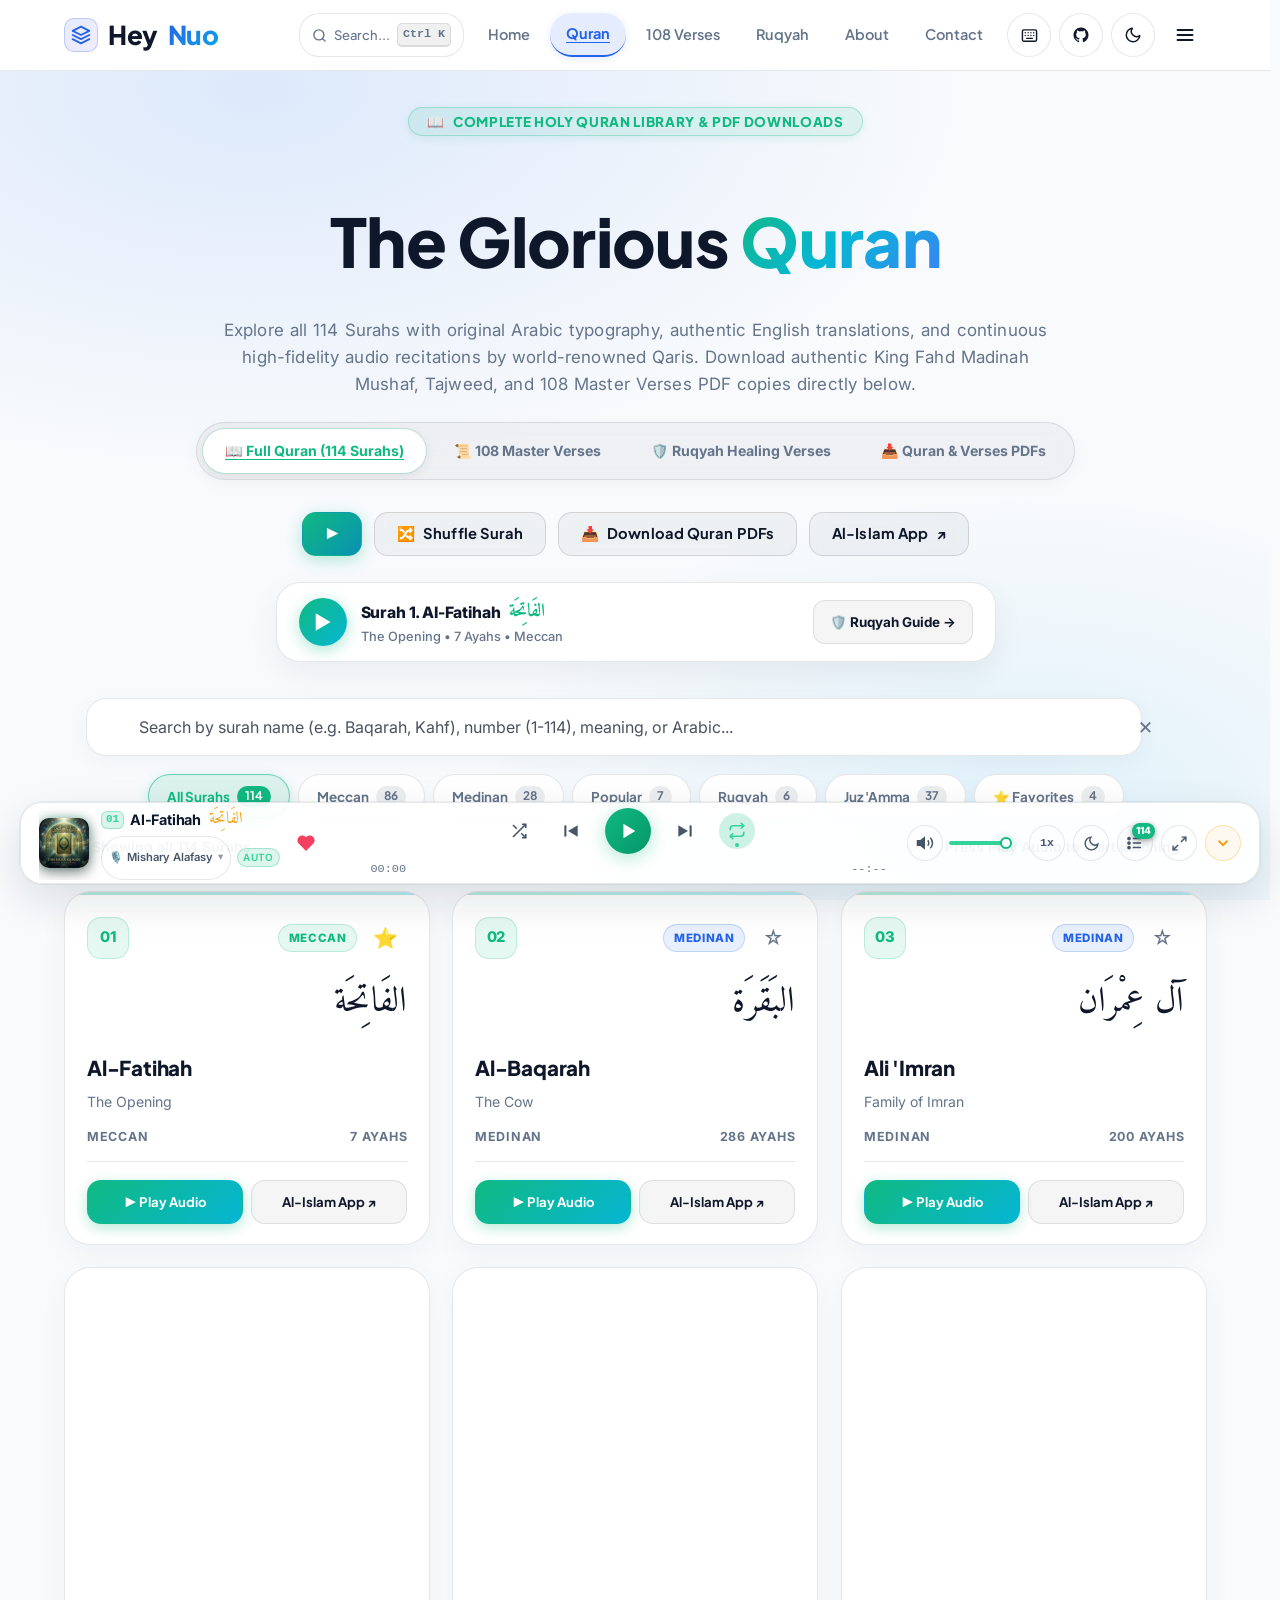
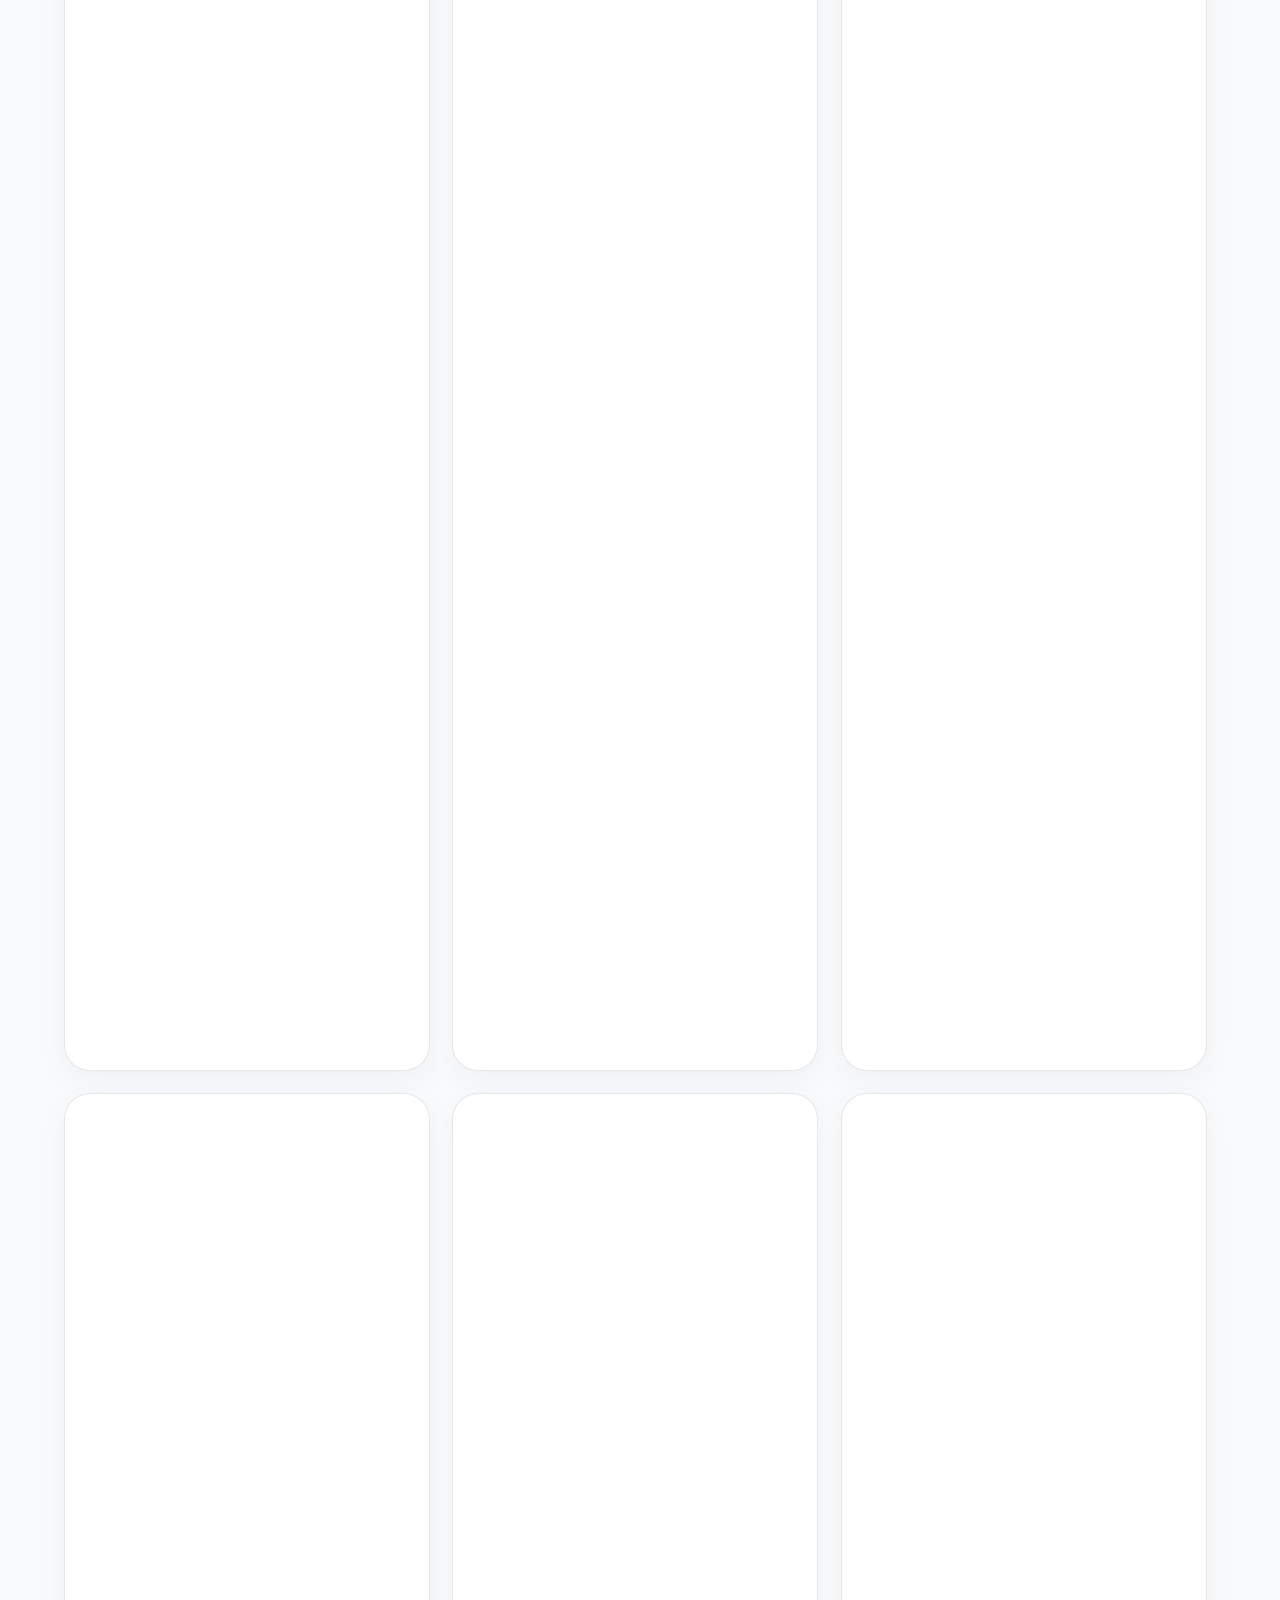
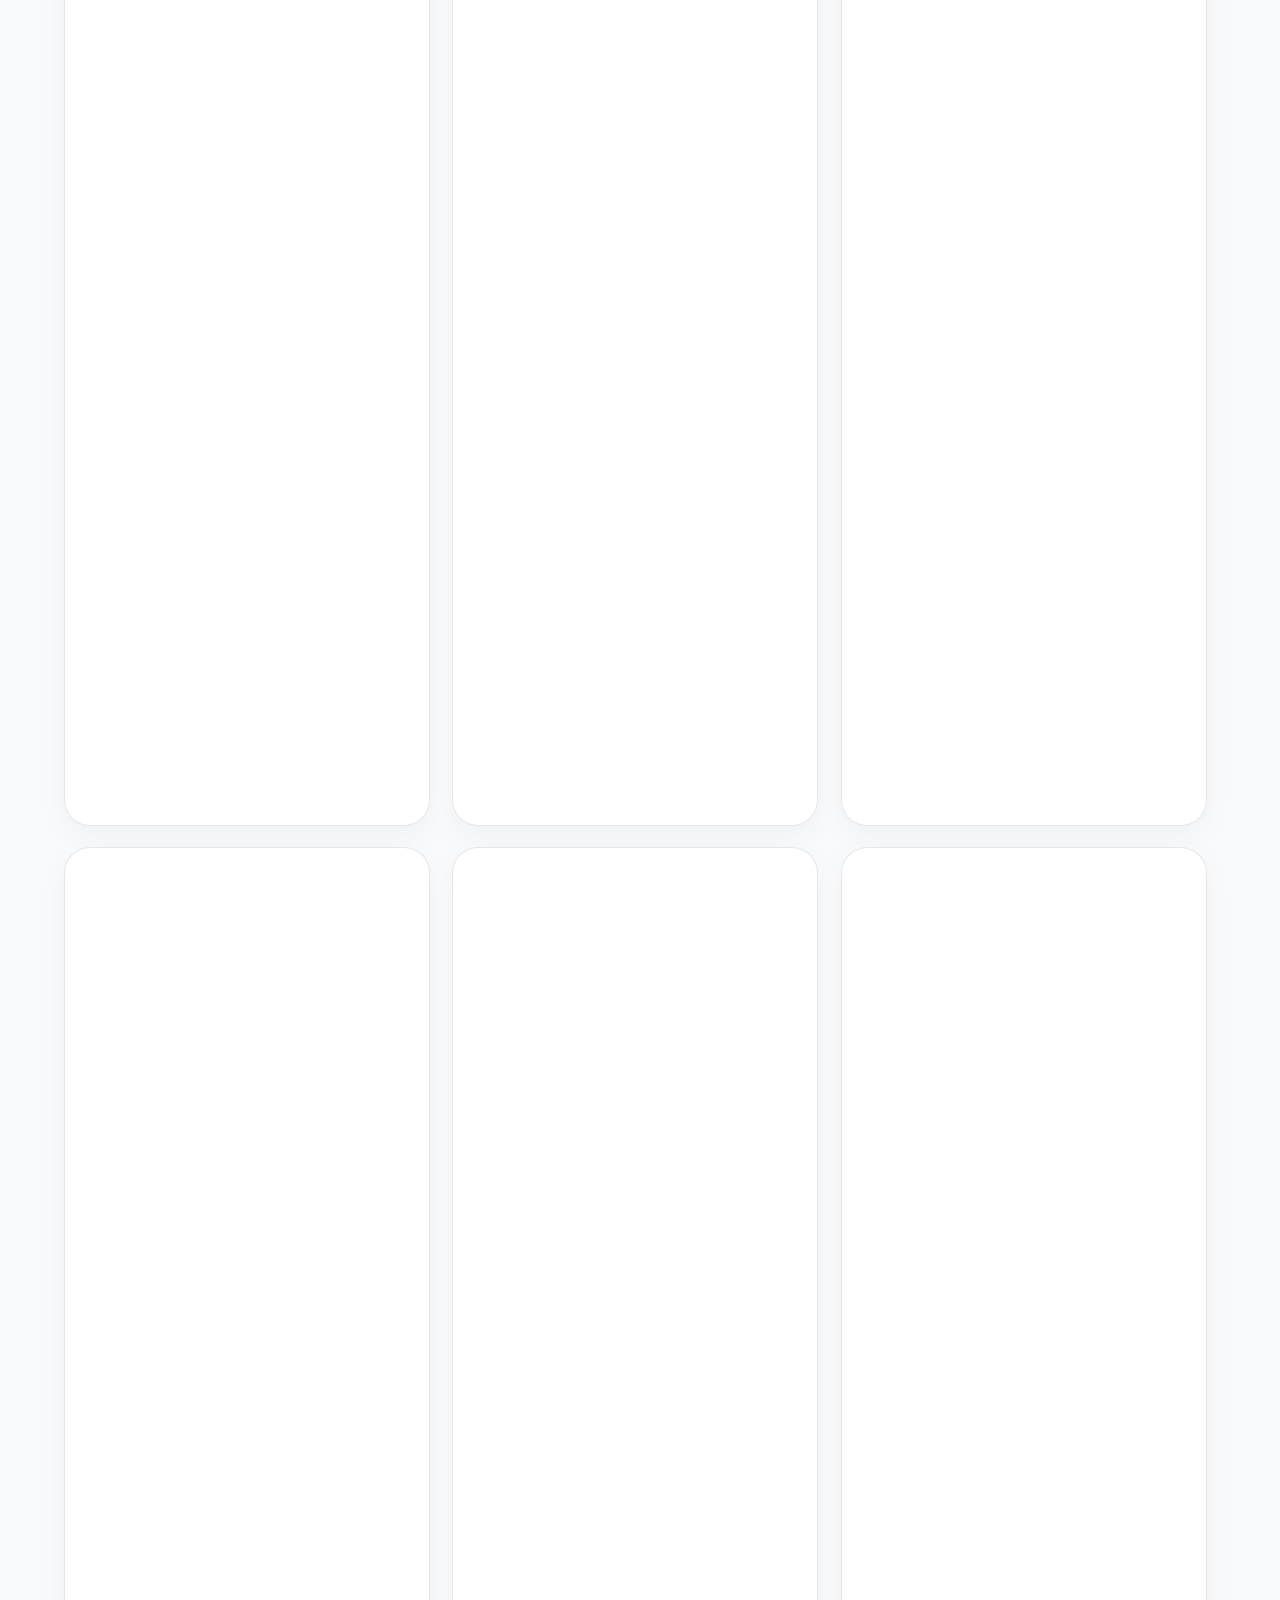
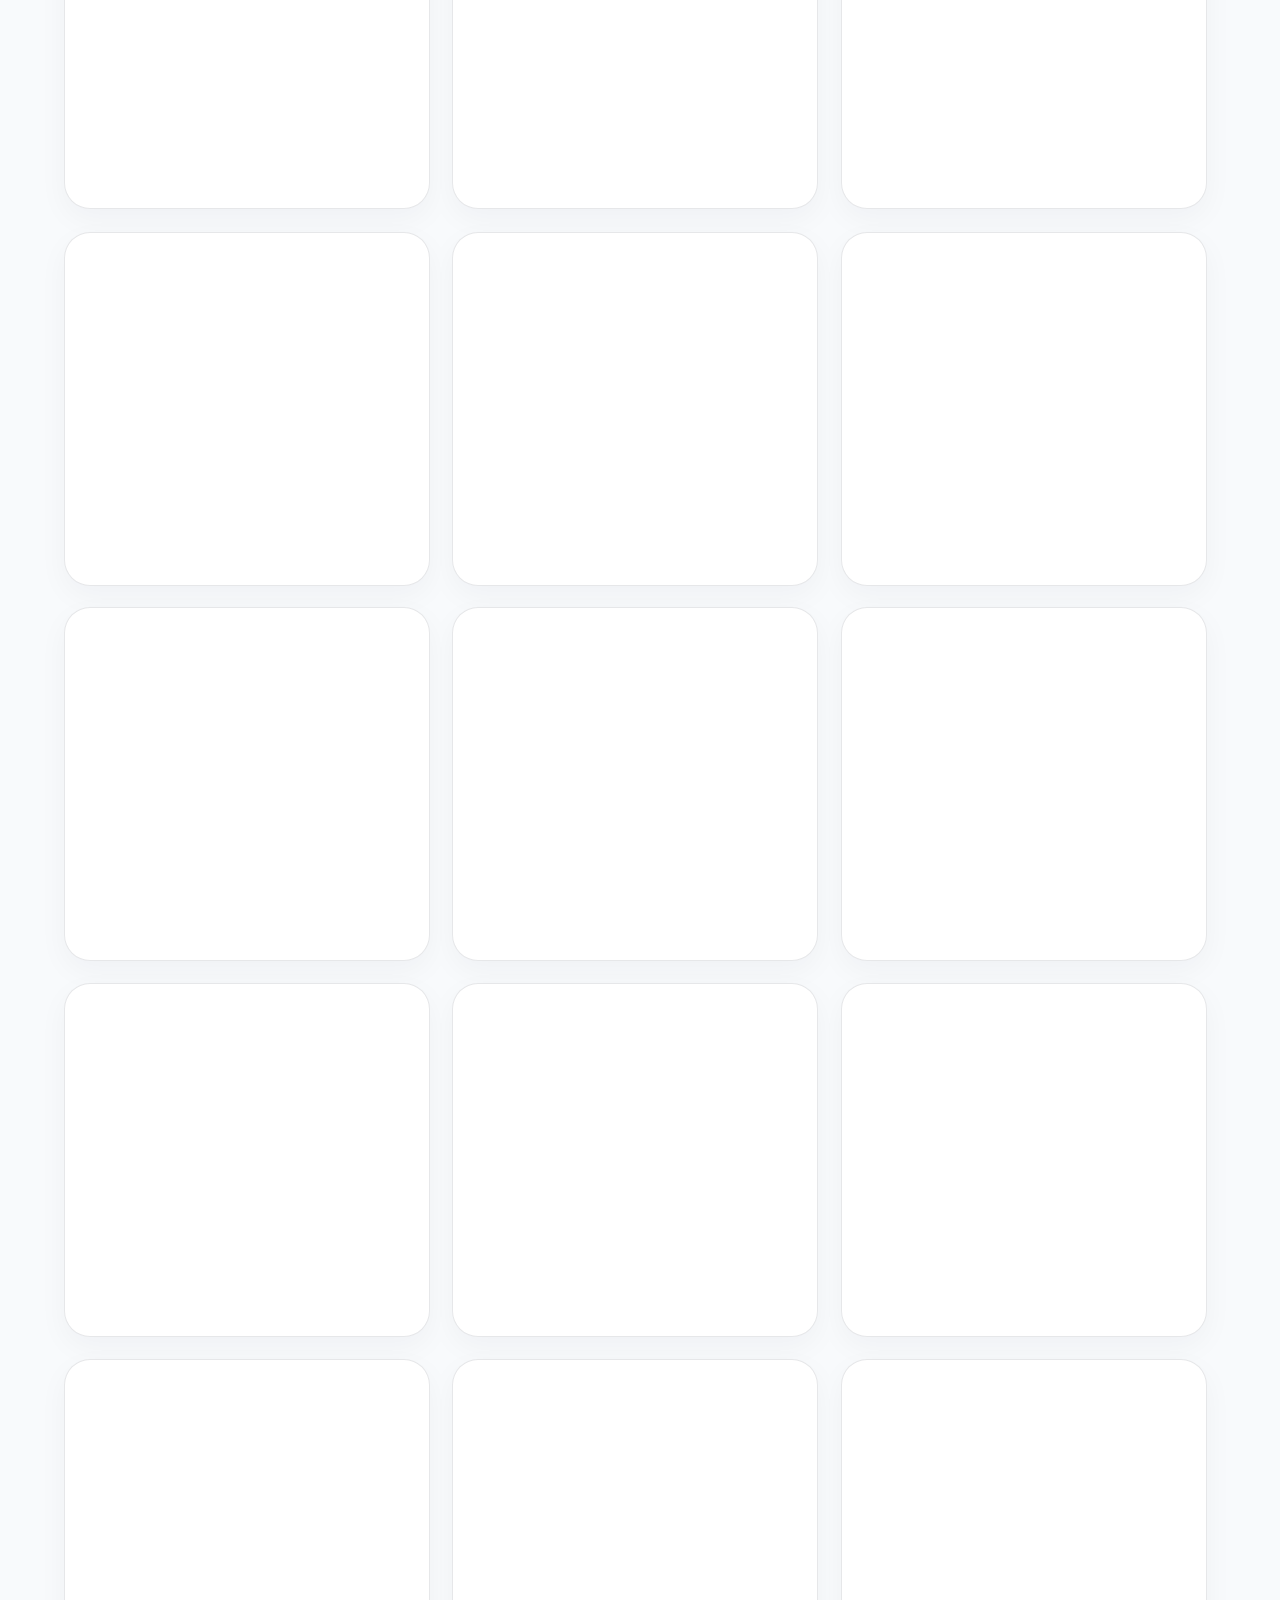
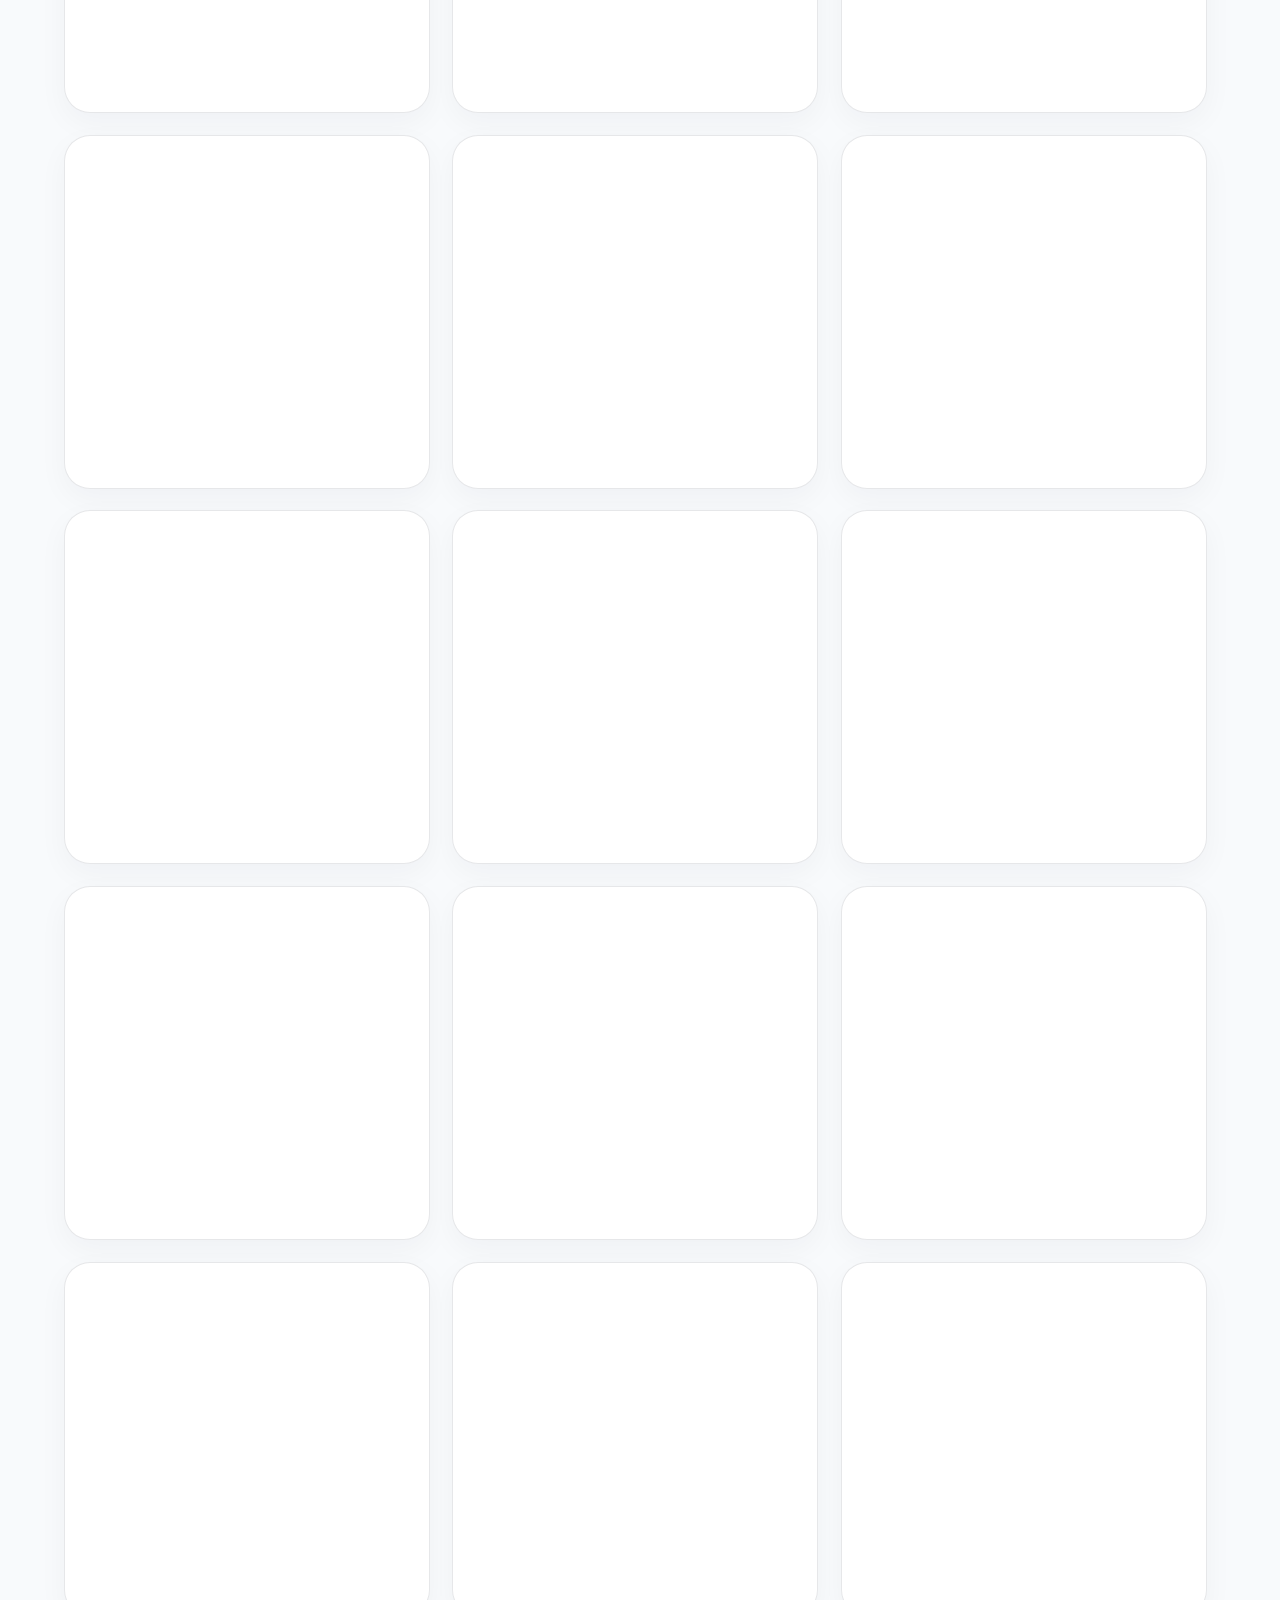
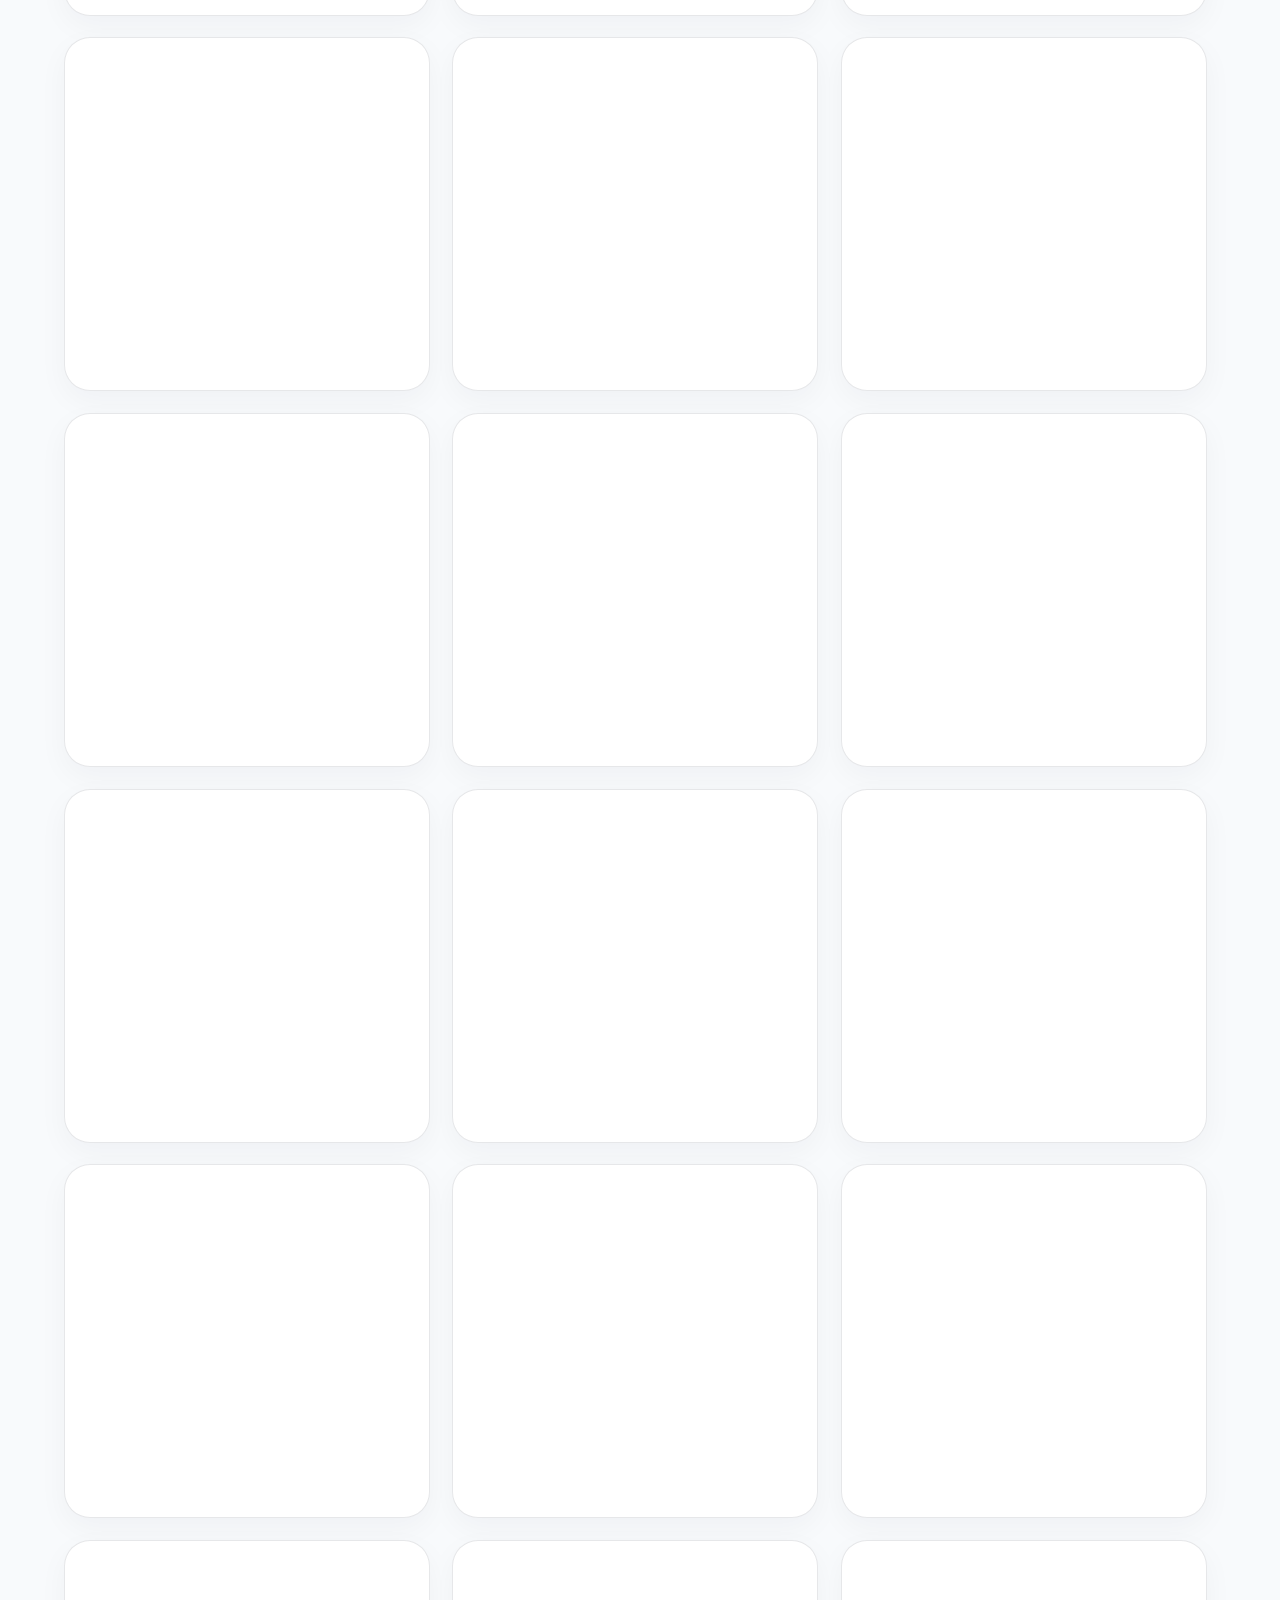
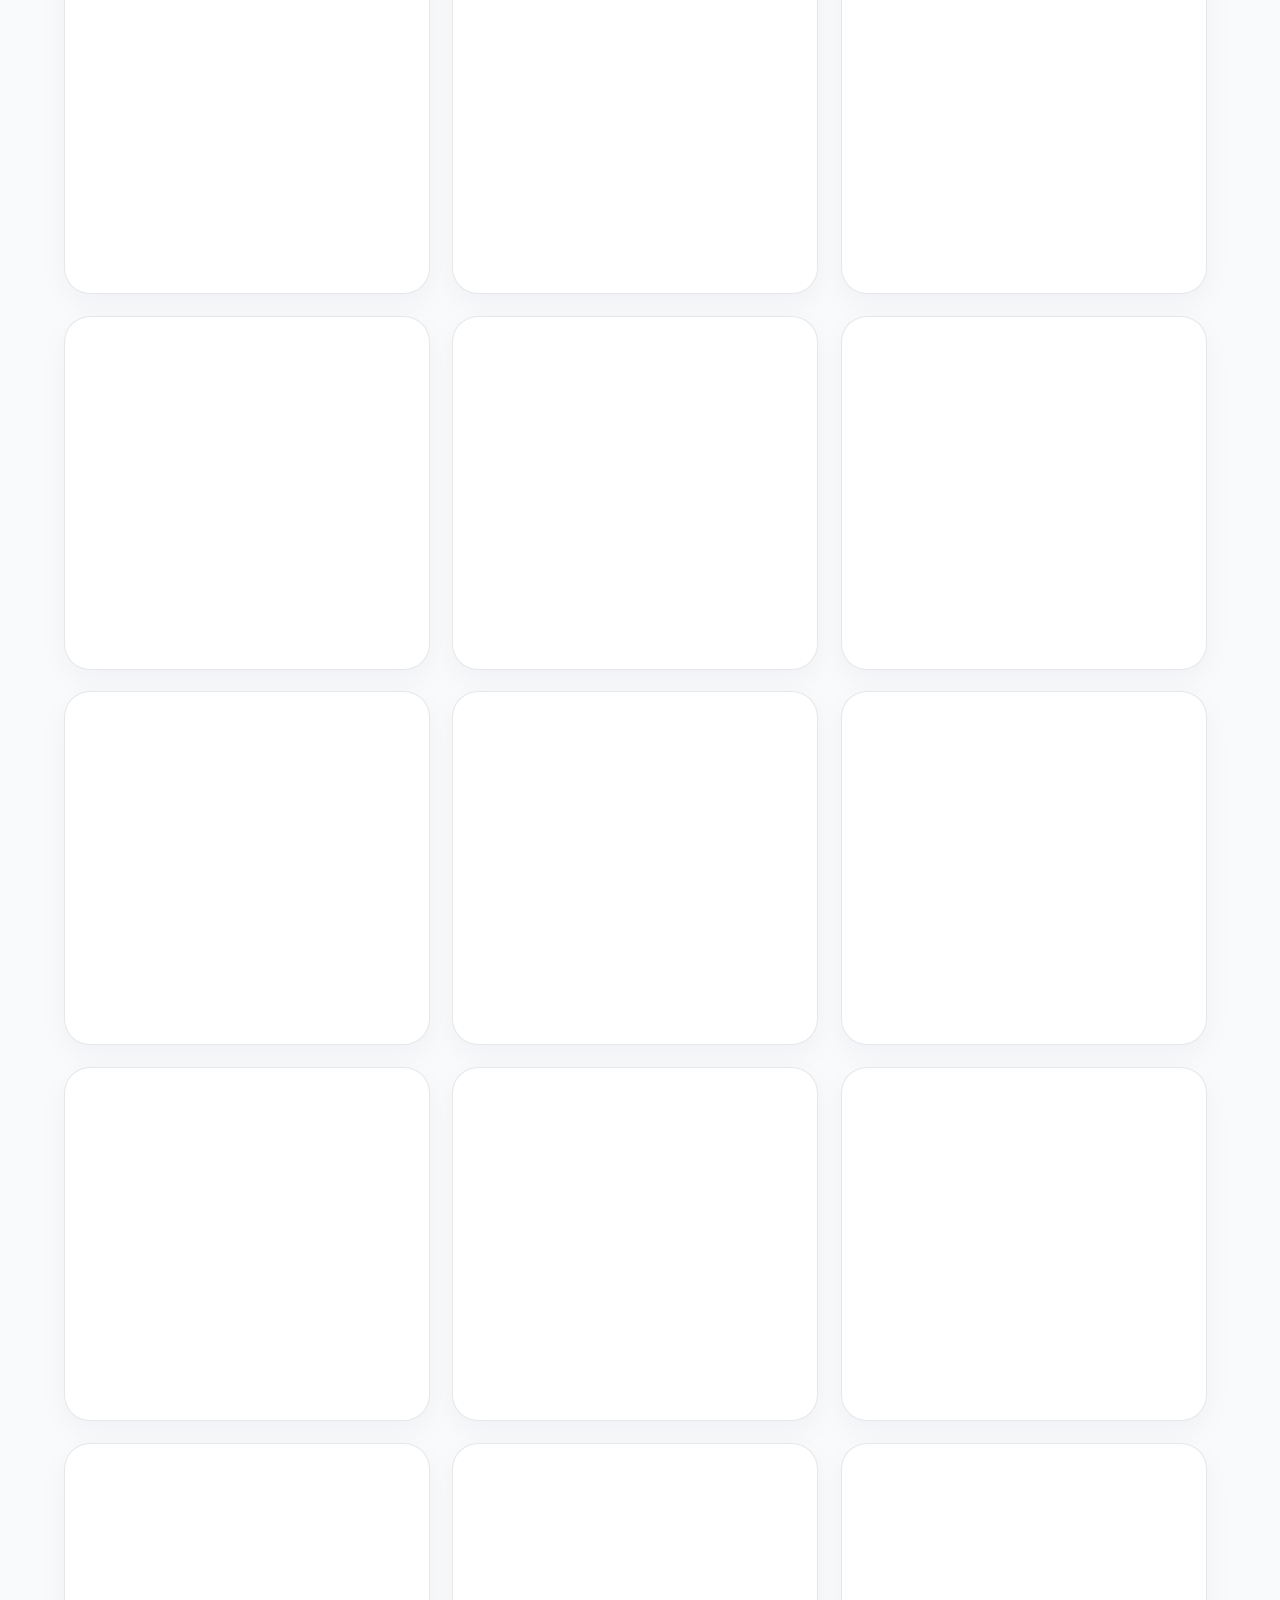
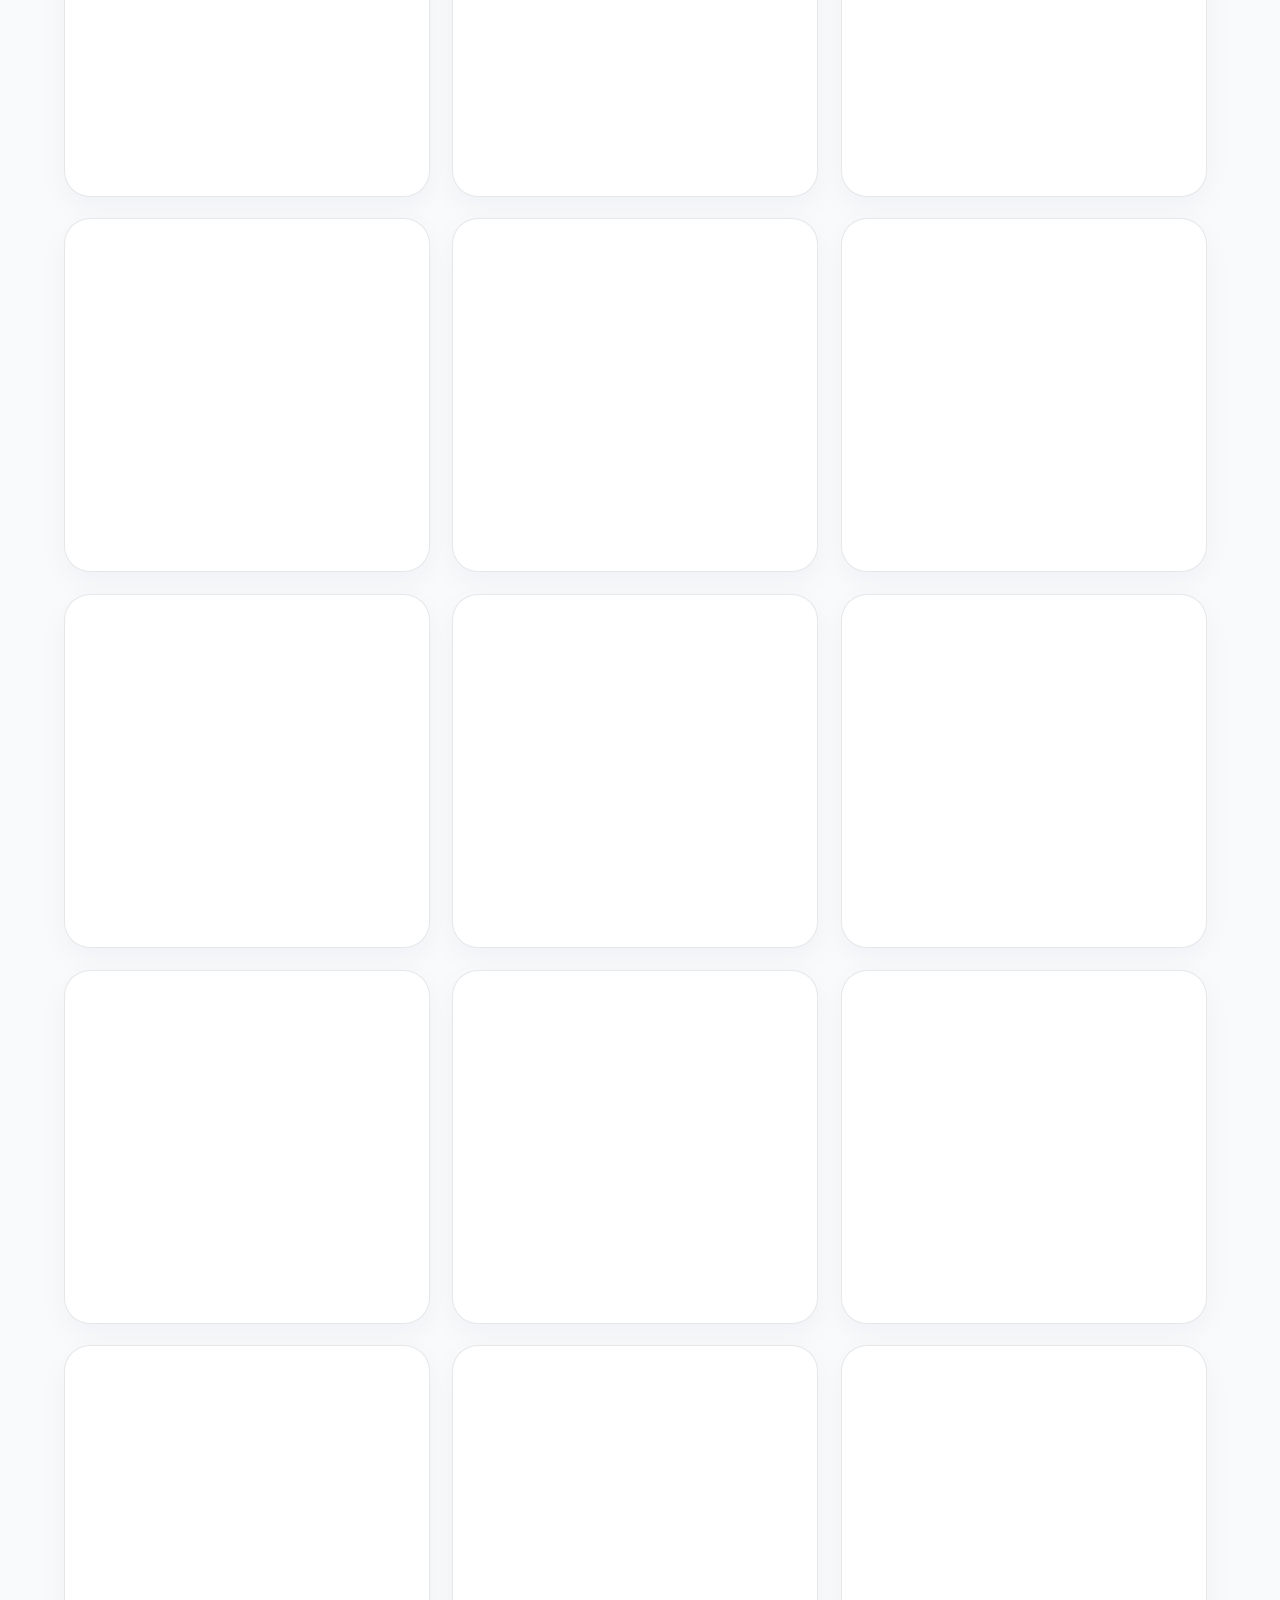
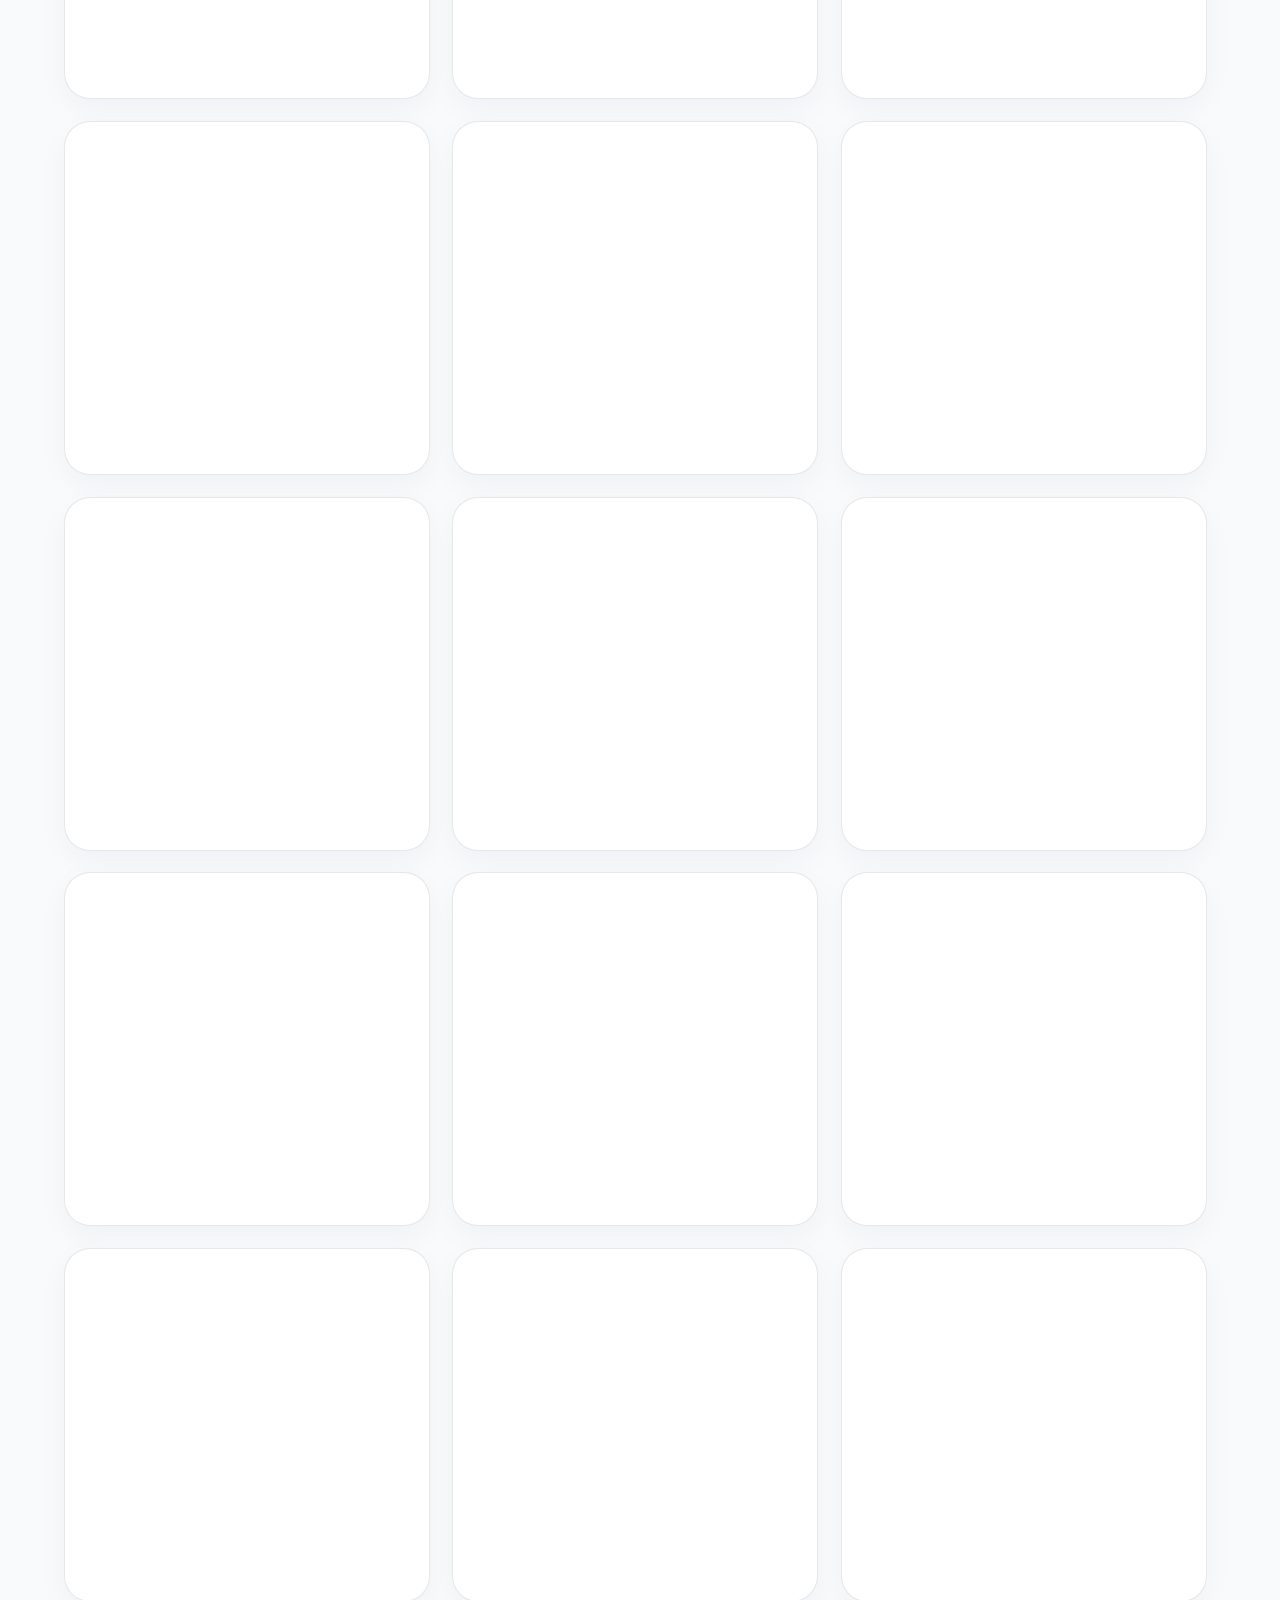
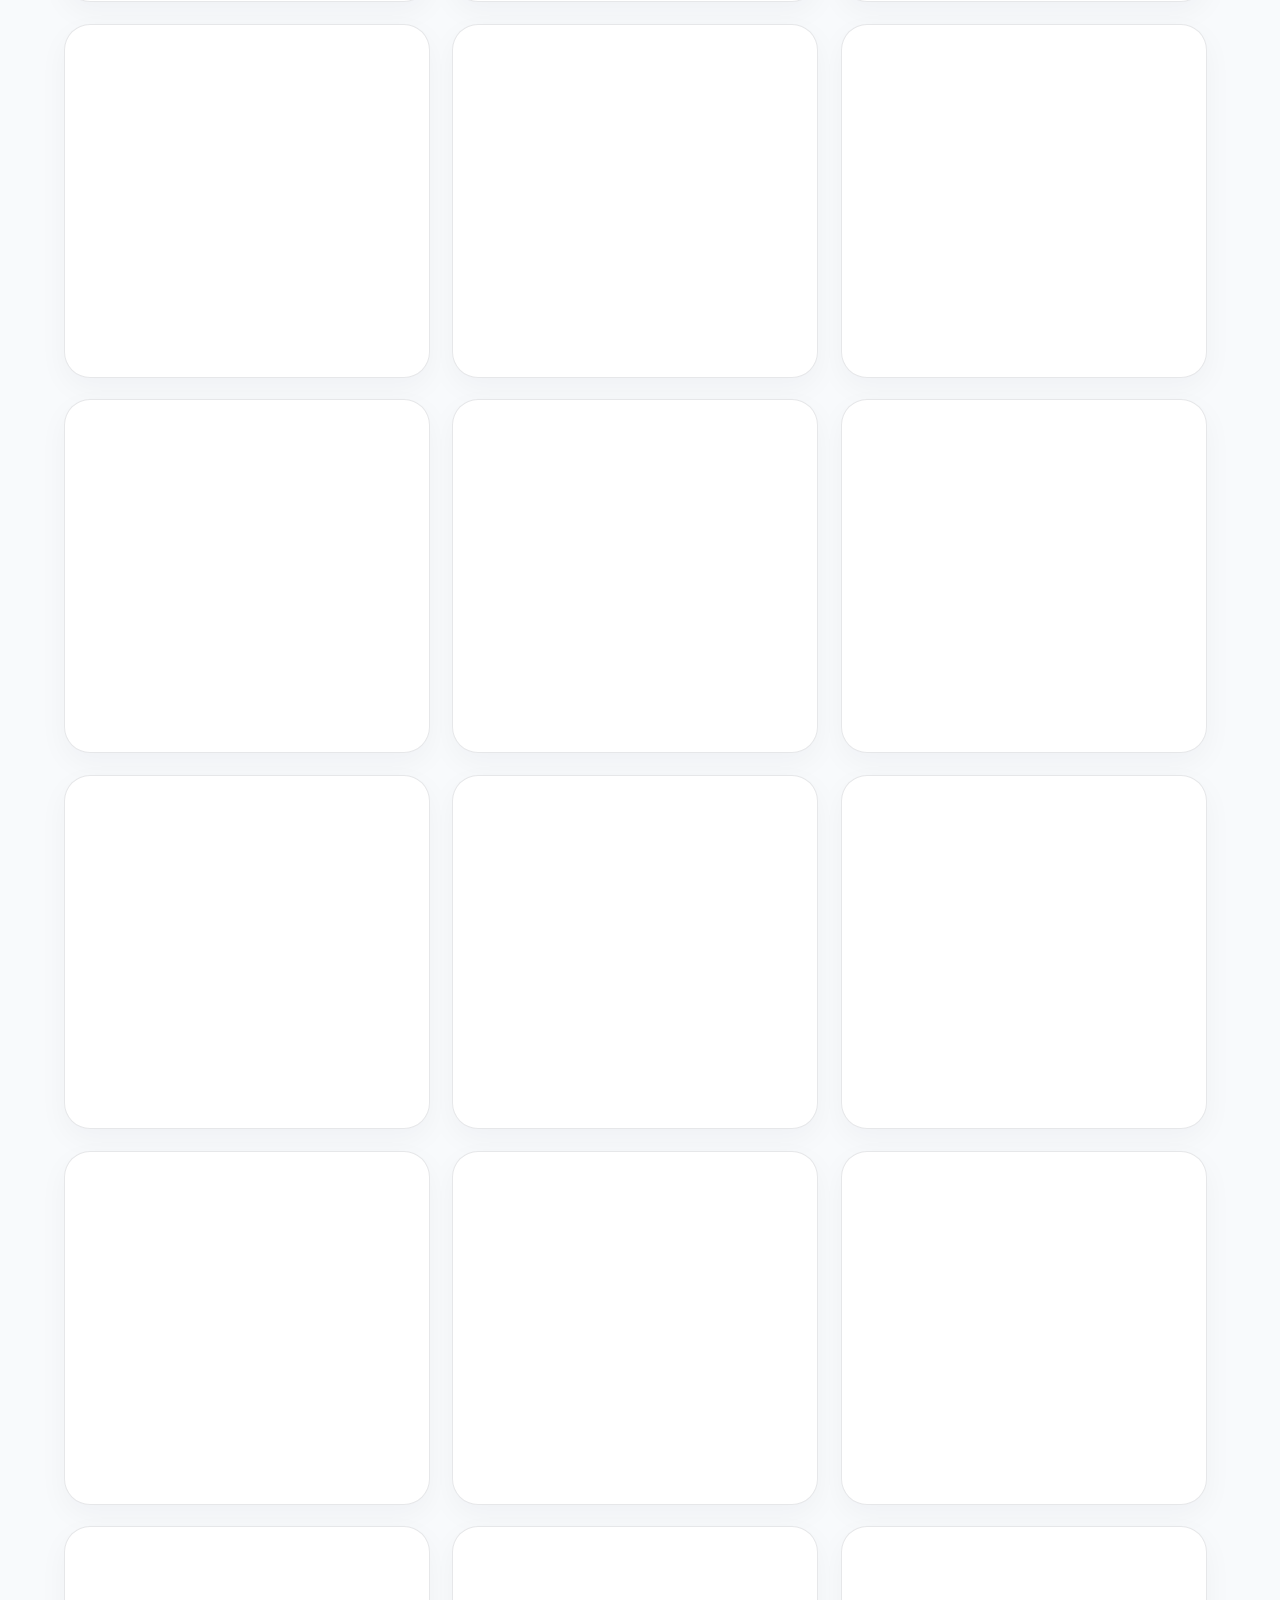
<file: quran.html>
<!DOCTYPE html>
<html lang="en" data-theme="light">

<head>
  <meta charset="UTF-8">
  <meta name="viewport" content="width=device-width, initial-scale=1.0, viewport-fit=cover">

  <!-- Theme Initialization: Prevents Flash of Unstyled Content (FOUC) -->
  <script>
    (function () {
      try {
        var savedTheme = localStorage.getItem('heynuo-theme');
        var prefersDark = window.matchMedia && window.matchMedia('(prefers-color-scheme: dark)').matches;
        var theme = savedTheme || (prefersDark ? 'dark' : 'light');
        document.documentElement.setAttribute('data-theme', theme);
        var savedReading = localStorage.getItem('heynuo-reading-theme');
        if (savedReading && savedReading !== 'default') {
          document.documentElement.setAttribute('data-reading-theme', savedReading);
        }
      } catch (e) {
        document.documentElement.setAttribute('data-theme', 'light');
      }
    })();
  </script>
  <meta name="robots" content="index, follow">

  <!-- Primary SEO -->
  <title>The Holy Quran Library &amp; PDF Downloads — Complete 114 Surahs | HeyNuo</title>
  <meta name="description"
    content="Listen to continuous recitations of all 114 Surahs with Sheikh Mishary Alafasy and top Qaris. Download authentic King Fahd Madinah Mushaf, Tajweed, and English translation Quran PDFs.">
  <meta name="keywords"
    content="Quran, Holy Quran, 114 Surahs, Quran audio player, Mishary Alafasy, Madinah Mushaf PDF, Tajweed Quran PDF, download Quran, Al-Islam Quran, HeyNuo">
  <meta name="author" content="HeyNuo">
  <link rel="canonical" href="https://heynuo.github.io/quran.html">

  <!-- Open Graph -->
  <meta property="og:title" content="The Holy Quran Library &amp; PDF Downloads — Complete 114 Surahs | HeyNuo">
  <meta property="og:description"
    content="Listen to continuous recitations of all 114 Surahs, browse Arabic text, transliterations, and download authentic complete Quran PDF copies.">
  <meta property="og:image" content="https://heynuo.github.io/assets/banners/quran-cover.jpg">
  <meta property="og:url" content="https://heynuo.github.io/quran.html">
  <meta property="og:type" content="website">
  <meta property="og:site_name" content="HeyNuo">

  <!-- Twitter Card -->
  <meta name="twitter:card" content="summary_large_image">
  <meta name="twitter:title" content="The Holy Quran Library &amp; PDF Downloads | HeyNuo">
  <meta name="twitter:description"
    content="Listen to continuous recitations of all 114 Surahs, browse Arabic text, transliterations, and download authentic complete Quran PDF copies.">
  <meta name="twitter:image" content="https://heynuo.github.io/assets/banners/quran-cover.jpg">

  <meta property="og:image:width" content="1200">
  <meta property="og:image:height" content="630">
  <link rel="icon" type="image/svg+xml"
    href="data:image/svg+xml,%3Csvg%20xmlns='http://www.w3.org/2000/svg'%20viewBox='0%200%20100%20100'%3E%3Crect%20width='100'%20height='100'%20fill='%232563eb'/%3E%3Ctext%20x='50'%20y='67'%20font-size='50'%20text-anchor='middle'%20fill='white'%20font-weight='bold'%3EHN%3C/text%3E%3C/svg%3E">
  <link rel="manifest" href="manifest.json">
  <link rel="alternate" type="application/rss+xml" title="HeyNuo RSS Feed" href="https://heynuo.github.io/rss.xml">

  <!-- Google Fonts Preconnect & Stylesheets -->
  <link rel="preconnect" href="https://fonts.googleapis.com">
  <link rel="preconnect" href="https://fonts.gstatic.com" crossorigin>
  <link href="https://fonts.googleapis.com/css2?family=Amiri:ital,wght@0,400;0,700;1,400&family=Inter:wght@400;500;600;700&family=Plus+Jakarta+Sans:wght@400;500;600;700;800&display=swap" rel="stylesheet">

  <!-- Core stylesheets -->
  <link rel="stylesheet" href="css/heynuo.css">
  <link rel="stylesheet" href="css/quran.css">
  <link rel="stylesheet" href="css/quran-player.css">
</head>

<body>
  <!-- Include once, anywhere after <body> opens (or in <head> with defer) -->
  <script src="assets/js/quran-player.js" defer></script>

  <!-- Reading Progress Bar -->
  <div class="reading-progress" id="readingProgress" aria-hidden="true"></div>

  <a href="#main-content" class="skip-link">Skip to main content</a>

  <!-- Header & Navigation -->

  <header>
    <nav class="container" aria-label="Main navigation">
      <a href="index.html" class="logo" aria-label="HeyNuo - Return to homepage">
        <span class="logo-mark" aria-hidden="true">
          <svg width="20" height="20" viewBox="0 0 24 24" fill="none" stroke="currentColor" stroke-width="2.2" stroke-linecap="round" stroke-linejoin="round">
            <path d="M12 2L2 7l10 5 10-5-10-5z"></path>
            <path d="M2 17l10 5 10-5"></path>
            <path d="M2 12l10 5 10-5"></path>
          </svg>
        </span>
        Hey<span>Nuo</span>
      </a>

      <div class="nav-right">
        <button type="button" class="nav-search-btn" id="navSearchBtn" aria-label="Search articles and topics (Ctrl+K)" title="Quick Search (Ctrl+K)">
          <span class="nav-search-icon" aria-hidden="true">
            <svg width="15" height="15" viewBox="0 0 24 24" fill="none" stroke="currentColor" stroke-width="2.2" stroke-linecap="round" stroke-linejoin="round"><circle cx="11" cy="11" r="8"></circle><line x1="21" y1="21" x2="16.65" y2="16.65"></line></svg>
          </span>
          <span class="nav-search-text">Search...</span>
          <kbd class="nav-search-kbd">Ctrl K</kbd>
        </button>

        <div class="nav-links" id="nav-links" role="region" aria-label="Site menu">
          <div class="nav-mobile-head">
            <div class="nav-mobile-brand">
              <span class="logo-mark-mini" aria-hidden="true">HN</span>
              <span>Navigation</span>
            </div>
            <button type="button" class="nav-mobile-close" id="navCloseBtn" aria-label="Close navigation menu">✕</button>
          </div>
          <a href="index.html" data-nav="index">Home</a>
          <a href="quran.html" class="active" aria-current="page">Quran</a>
          <a href="quran-verses.html" data-nav="quran-verses">108 Verses</a>
          <a href="ruqyah.html" data-nav="ruqyah">Ruqyah</a>
          <a href="about.html" data-nav="about">About</a>
          <a href="contact.html" data-nav="contact">Contact</a>
        </div>

        <button type="button" class="nav-icon-btn shortcut-help-btn" id="headerShortcutsBtn" aria-label="Keyboard Shortcuts" title="Keyboard Shortcuts (?)">
          <svg width="17" height="17" viewBox="0 0 24 24" fill="none" stroke="currentColor" stroke-width="2" stroke-linecap="round" stroke-linejoin="round" aria-hidden="true">
            <rect x="2" y="4" width="20" height="16" rx="2"></rect>
            <path d="M6 8h.001M10 8h.001M14 8h.001M18 8h.001M6 12h.001M10 12h.001M14 12h.001M18 12h.001M8 16h8"></path>
          </svg>
        </button>

        <a href="https://github.com/heynuo" target="_blank" rel="noopener noreferrer" class="nav-icon-btn" aria-label="GitHub Profile @heynuo" title="GitHub @heynuo">
          <svg width="18" height="18" viewBox="0 0 24 24" fill="currentColor" aria-hidden="true"><path fill-rule="evenodd" clip-rule="evenodd" d="M12 2C6.477 2 2 6.484 2 12.017c0 4.425 2.865 8.18 6.839 9.504.5.092.682-.217.682-.483 0-.237-.008-.868-.013-1.703-2.782.605-3.369-1.343-3.369-1.343-.454-1.158-1.11-1.466-1.11-1.466-.908-.62.069-.608.069-.608 1.003.07 1.53 1.032 1.53 1.032.892 1.53 2.341 1.088 2.91.832.092-.647.35-1.088.636-1.338-2.22-.253-4.555-1.113-4.555-4.951 0-1.093.39-1.988 1.029-2.688-.103-.253-.446-1.272.098-2.65 0 0 .84-.27 2.75 1.026A9.564 9.564 0 0112 6.844c.85.004 1.705.115 2.504.337 1.909-1.296 2.747-1.027 2.747-1.027.546 1.379.202 2.398.1 2.651.64.7 1.028 1.595 1.028 2.688 0 3.848-2.339 4.695-4.566 4.943.359.309.678.92.678 1.855 0 1.338-.012 2.419-.012 2.747 0 .268.18.58.688.482A10.019 10.019 0 0022 12.017C22 6.484 17.522 2 12 2z"></path></svg>
        </a>

        <button class="theme-toggle" id="theme-toggle" aria-label="Toggle light or dark theme" title="Toggle theme (T)">
          <svg class="theme-svg-icon" width="18" height="18" viewBox="0 0 24 24" fill="none" stroke="currentColor" stroke-width="2" stroke-linecap="round" stroke-linejoin="round" aria-hidden="true"><path d="M21 12.79A9 9 0 1 1 11.21 3 7 7 0 0 0 21 12.79z"></path></svg>
        </button>

        <button class="menu-btn" id="menu-btn" aria-label="Toggle navigation menu" aria-controls="nav-links" aria-expanded="false">
          <svg width="20" height="20" viewBox="0 0 24 24" fill="none" stroke="currentColor" stroke-width="2.2" stroke-linecap="round" stroke-linejoin="round" aria-hidden="true"><line x1="3" y1="12" x2="21" y2="12"></line><line x1="3" y1="6" x2="21" y2="6"></line><line x1="3" y1="18" x2="21" y2="18"></line></svg>
        </button>
      </div>
    </nav>
  </header>

  <main class="container quran-page" id="main-content">
    <!-- Hero Section -->
    <section class="quran-hero">
      <div class="eyebrow">
        <span>📖</span> Complete Holy Quran Library &amp; PDF Downloads
      </div>

      <h1>The Glorious <span>Quran</span></h1>

      <p>
        Explore all 114 Surahs with original Arabic typography, authentic English translations, and continuous high-fidelity audio recitations by world-renowned Qaris. Download authentic King Fahd Madinah Mushaf, Tajweed, and 108 Master Verses PDF copies directly below.
      </p>

      <!-- Sub-Tab Switcher between Full Quran, 108 Verses, Ruqyah Guide, and PDF Downloads -->
      <nav class="quran-tab-switcher" aria-label="Quran Section Switcher">
        <a href="quran.html" class="quran-tab-btn active" aria-current="page">📖 Full Quran (114 Surahs)</a>
        <a href="quran-verses.html" class="quran-tab-btn">📜 108 Master Verses</a>
        <a href="ruqyah.html" class="quran-tab-btn">🛡️ Ruqyah Healing Verses</a>
        <a href="#pdf-downloads" class="quran-tab-btn">📥 Quran &amp; Verses PDFs</a>
      </nav>

      <!-- Quick Action Buttons -->
      <div class="quran-actions">
        <button type="button" class="btn btn-primary" id="heroPlayBtn" title="Play or resume Quran recitation">
          <span>▶</span> Play Recitation
        </button>
        <button type="button" class="btn btn-secondary" id="heroShuffleBtn" title="Play a random Surah">
          <span>🔀</span> Shuffle Surah
        </button>
        <a href="#pdf-downloads" class="btn btn-secondary" title="Jump to downloadable Quran PDF copies">
          <span>📥</span> Download Quran PDFs
        </a>
        <a href="https://www.alislam.org/quran/app/" target="_blank" rel="noopener noreferrer" class="btn btn-secondary" title="Open Al-Islam Quran web application">
          <span>Al-Islam App</span> ↗
        </a>
      </div>

      <!-- Hero Now Playing Mini-Bar -->
      <div class="quran-hero-player-card">
        <div class="hero-player-left">
          <button type="button" class="hero-play-trigger" id="heroMiniPlayTrigger" onclick="document.getElementById('heroPlayBtn').click();" aria-label="Toggle Play">
            ▶
          </button>
          <div class="hero-player-meta">
            <div class="hero-player-title" id="heroPlayerTitle">
              Surah 1. Al-Fatihah <span style="font-family:'Amiri', serif; color:#10b981;">الفَاتِحَة</span>
            </div>
            <div class="hero-player-subtitle" id="heroPlayerSubtitle">
              The Opening • 7 Ayahs • Meccan
            </div>
          </div>
        </div>
        <div class="hero-player-right">
          <a href="ruqyah.html" class="hero-player-btn" title="Open Ruqyah &amp; Healing Guide">
            <span>🛡️ Ruqyah Guide →</span>
          </a>
        </div>
      </div>
    </section>

    <!-- Toolbar: Search & Categories -->
    <section class="quran-toolbar" aria-label="Quran search and categories">
      <div class="quran-search-wrapper">
        <span class="search-icon" aria-hidden="true">🔍</span>
        <input
          id="quranSearch"
          class="quran-search"
          type="search"
          placeholder="Search by surah name (e.g. Baqarah, Kahf), number (1-114), meaning, or Arabic..."
          aria-label="Search surahs"
          autocomplete="off"
        >
        <button type="button" class="quran-search-clear" id="quranSearchClear" aria-label="Clear search">✕</button>
      </div>

      <div class="filter-row" id="quranFilters" role="group" aria-label="Surah category filters"></div>

      <div class="quran-status-bar" id="quranStatusBar" role="status" aria-live="polite" aria-atomic="true">
        <span>Loading all 114 Surahs...</span>
      </div>
    </section>

    <!-- Surahs Grid -->
    <noscript><p class="quran-load-notice">JavaScript is required for the searchable 114-surah catalog and audio player. The Quran PDF downloads remain available below.</p></noscript>
    <p id="quranLoadError" class="quran-load-notice" role="alert" hidden>The Surah catalog could not load. The Quran PDF downloads remain available below; refresh the page or check that its scripts are present.</p>
    <section id="quranGrid" class="quran-grid" aria-label="Surahs grid"></section>

    <!-- =====================================================================
         AUTHENTIC QURAN PDF COPIES DOWNLOADS SECTION
         ===================================================================== -->
    <section class="quran-pdf-section" id="pdf-downloads" aria-label="Download Holy Quran PDF Copies">
      <div class="pdf-section-header">
        <div class="pdf-section-badge">
          <span>📥</span> Authentic Digital Mushaf Copies
        </div>
        <h2>Download Holy Quran <span>PDF Copies</span></h2>
        <p>
          Download authentic, high-resolution digital Mushaf editions in standard Madinah Uthmani script, English translations, color-coded Tajweed, and Indo-Pak calligraphy for offline recitation and Tadabbur on all devices.
        </p>

        <!-- Google Drive Cloud Collection Action & Local Downloads -->
        <div style="margin-top: 18px; display: flex; justify-content: center; gap: 12px; flex-wrap: wrap;">
          <a href="assets/pdf/quran_verses_master_compilation.pdf" download class="btn btn-primary" style="padding: 10px 20px; font-size: 0.88rem; box-shadow: 0 4px 14px rgba(16, 185, 129, 0.3);">
            <span>📜</span> Download 108 Verses PDF (92 KB)
          </a>
          <a href="assets/pdf/quran_transliteration.pdf" download class="btn btn-secondary" style="padding: 10px 20px; font-size: 0.88rem;">
            <span>⚡</span> Download Transliteration PDF (1.6 MB)
          </a>
          <a href="https://drive.google.com/drive/folders/14VqEgzWuweEQwh9ufoQihag9dbk4OhRW" target="_blank" rel="noopener noreferrer" class="btn btn-secondary" style="padding: 10px 20px; font-size: 0.88rem; box-shadow: 0 4px 14px rgba(0,0,0,0.06);">
            <span>📁</span> Google Drive Collection ↗
          </a>
        </div>
      </div>

      <!-- PDF Cards Grid -->
      <div class="pdf-grid" id="pdfGrid"></div>

      <!-- Free Non-commercial distribution notice -->
      <div class="pdf-footer-notice">
        <span style="font-size:1.6rem;" aria-hidden="true">🕌</span>
        <div>
          <strong>100% Free &amp; Non-Commercial Educational Resources:</strong>
          These complete digital Quran copies are provided for free offline study, memorization (Hifz), and recitation. Verified against the official King Fahd Complex printing standards and authentic classical mushafs.
        </div>
      </div>
    </section>
  </main>

  <!-- PDF Preview / Reader Modal -->
  <div class="pdf-modal-backdrop" id="pdfModalBackdrop" role="dialog" aria-modal="true" aria-labelledby="pdfModalTitle">
    <div class="pdf-modal-dialog">
      <div class="pdf-modal-header">
        <h3 id="pdfModalTitle">📖 Quran PDF Edition</h3>
        <button type="button" class="pdf-modal-close" id="pdfModalClose" aria-label="Close dialog">✕</button>
      </div>
      <div class="pdf-modal-body" id="pdfModalBody"></div>
      <div class="pdf-modal-actions">
        <a href="#" class="btn btn-secondary" id="pdfModalOnlineRead" target="_blank" rel="noopener noreferrer">
          <span>📖 Online Reader ↗</span>
        </a>
        <a href="#" class="btn btn-primary" id="pdfModalDirectDownload" target="_blank" rel="noopener noreferrer" download>
          <span>📥 Direct Download</span>
        </a>
      </div>
    </div>
  </div>

  <!-- Footer -->
  <footer>
      <div class="footer-container">
        <!-- Main 5-Column Grid -->
        <div class="footer-grid">
          <!-- Column 1: HeyNuo Brand & About -->
          <div class="footer-col footer-col-brand">
            <a href="index.html" class="footer-brand-logo" aria-label="HeyNuo Homepage">
              <span class="logo-mark" aria-hidden="true">
                <svg width="18" height="18" viewBox="0 0 24 24" fill="none" stroke="currentColor" stroke-width="2.2" stroke-linecap="round" stroke-linejoin="round">
                  <path d="M12 2L2 7l10 5 10-5-10-5z"></path>
                  <path d="M2 17l10 5 10-5"></path>
                  <path d="M2 12l10 5 10-5"></path>
                </svg>
              </span>
              <span class="footer-logo-name">Hey<span>Nuo</span></span>
            </a>
            <p class="footer-brand-desc">
              Open knowledge sanctuary uniting authentic Quranic sciences, referenced Ruqyah Shariyah, and modern enterprise software engineering.
            </p>
            <p class="footer-brand-motto">
              <span class="motto-icon" aria-hidden="true">🕊️</span>
              <span>“My Lord, increase me in knowledge.”</span>
              <cite>— 20:114</cite>
            </p>
            <div class="footer-badges-grid">
              <span class="footer-badge badge-vanilla">
                <span class="badge-beacon" aria-hidden="true"></span>
                <span>Vanilla Web</span>
              </span>
              <span class="footer-badge">
                <svg width="11" height="11" viewBox="0 0 24 24" fill="none" stroke="currentColor" stroke-width="2.2" stroke-linecap="round" stroke-linejoin="round" aria-hidden="true"><path d="M12 22s8-4 8-10V5l-8-3-8 3v7c0 6 8 10 8 10z"></path></svg>
                <span>Zero Ads &amp; Trackers</span>
              </span>
              <span class="footer-badge">
                <svg width="11" height="11" viewBox="0 0 24 24" fill="none" stroke="currentColor" stroke-width="2.2" stroke-linecap="round" stroke-linejoin="round" aria-hidden="true"><polyline points="20 6 9 17 4 12"></polyline></svg>
                <span>MIT Licensed</span>
              </span>
              <span class="footer-badge">
                <span class="badge-icon-txt" aria-hidden="true">♿</span>
                <span>Targeting WCAG 2.1 AA</span>
              </span>
            </div>
            <nav class="footer-social-row" aria-label="Connect and follow">
              <a href="https://github.com/heynuo" target="_blank" rel="noopener noreferrer"
                 class="footer-social-link" aria-label="GitHub @heynuo" title="GitHub">
                <svg width="15" height="15" viewBox="0 0 24 24" fill="currentColor" aria-hidden="true"><path fill-rule="evenodd" clip-rule="evenodd" d="M12 2C6.477 2 2 6.484 2 12.017c0 4.425 2.865 8.18 6.839 9.504.5.092.682-.217.682-.483 0-.237-.008-.868-.013-1.703-2.782.605-3.369-1.343-3.369-1.343-.454-1.158-1.11-1.466-1.11-1.466-.908-.62.069-.608.069-.608 1.003.07 1.53 1.032 1.53 1.032.892 1.53 2.341 1.088 2.91.832.092-.647.35-1.088.636-1.338-2.22-.253-4.555-1.113-4.555-4.951 0-1.093.39-1.988 1.029-2.688-.103-.253-.446-1.272.098-2.65 0 0 .84-.27 2.75 1.026A9.564 9.564 0 0112 6.844c.85.004 1.705.115 2.504.337 1.909-1.296 2.747-1.027 2.747-1.027.546 1.379.202 2.398.1 2.651.64.7 1.028 1.595 1.028 2.688 0 3.848-2.339 4.695-4.566 4.943.359.309.678.92.678 1.855 0 1.338-.012 2.419-.012 2.747 0 .268.18.58.688.482A10.019 10.019 0 0022 12.017C22 6.484 17.522 2 12 2z"/></svg>
              </a>
              <a href="rss.xml" class="footer-social-link" aria-label="RSS Feed" title="RSS">
                <svg width="15" height="15" viewBox="0 0 24 24" fill="none" stroke="currentColor" stroke-width="2.4" stroke-linecap="round" stroke-linejoin="round" aria-hidden="true"><path d="M4 11a9 9 0 0 1 9 9"/><path d="M4 4a16 16 0 0 1 16 16"/><circle cx="5" cy="19" r="1"/></svg>
              </a>
            </nav>
          </div>

          <!-- Column 2: Sacred Sciences -->
          <div class="footer-col">
            <h2 class="footer-heading">
              <span class="footer-heading-icon" aria-hidden="true">📖</span>
              <span>Sacred Sciences</span>
            </h2>
            <ul class="footer-nav-list">
              <li>
                <a href="quran.html" class="active" aria-current="page">
                  <span>Quran Player</span>
                  <span class="footer-pill-tag">114 Surahs</span>
                </a>
              </li>
              <li>
                <a href="quran-verses.html" data-nav="quran-verses">
                  <span>108 Master Verses</span>
                  <span class="footer-pill-tag audio-tag">Audio</span>
                </a>
              </li>
              <li>
                <a href="ruqyah.html" data-nav="ruqyah">
                  <span>Ruqyah Sanctuary</span>
                  <span class="footer-pill-tag shifa-tag">60 Cards</span>
                </a>
              </li>
              <li>
                <a href="jinn-islamic-theology.html" data-nav="jinn-islamic-theology">
                  <span>Jinn Islamic Theology</span>
                </a>
              </li>
            </ul>
          </div>

          <!-- Column 3: Engineering -->
          <div class="footer-col">
            <h2 class="footer-heading">
              <span class="footer-heading-icon" aria-hidden="true">⚡</span>
              <span>Engineering</span>
            </h2>
            <ul class="footer-nav-list">
              <li>
                <a href="spring-boot-architecture.html" data-nav="spring-boot-architecture">
                  <span>Spring Boot Enterprise</span>
                  <span class="footer-pill-tag new-tag">New</span>
                </a>
              </li>
              <li>
                <a href="java-oop.html" data-nav="java-oop">
                  <span>Java OOP Masterclass</span>
                </a>
              </li>
              <li>
                <a href="web-dev-guide.html" data-nav="web-dev-guide">
                  <span>Pure Web Dev Guide</span>
                </a>
              </li>
            </ul>
          </div>

          <!-- Column 4: Site & Author -->
          <div class="footer-col">
            <h2 class="footer-heading">
              <span class="footer-heading-icon" aria-hidden="true">👤</span>
              <span>Site &amp; Author</span>
            </h2>
            <ul class="footer-nav-list">
              <li>
                <a href="index.html" data-nav="index">Home</a>
              </li>
              <li>
                <a href="about.html" data-nav="about">
                  <span>About Zahiruddin</span>
                </a>
              </li>
              <li>
                <a href="contact.html" data-nav="contact">
                  <span>Contact &amp; Inquiries</span>
                </a>
              </li>
              
            </ul>
          </div>

          <!-- Column 5: Trust & Access -->
          <div class="footer-col">
            <h2 class="footer-heading">
              <span class="footer-heading-icon" aria-hidden="true">🛡️</span>
              <span>Trust &amp; Access</span>
            </h2>
            <ul class="footer-nav-list">
              <li>
                <a href="privacy.html" data-nav="privacy">
                  <span>Privacy &amp; Sources</span>
                  <span class="footer-pill-tag trust-tag">Verified</span>
                </a>
              </li>
              
              <li>
                <a href="sitemap.xml">
                  <span>XML Sitemap</span>
                </a>
              </li>
            </ul>
          </div>
        </div>

        <!-- Bottom Footer Bar -->
        <div class="footer-bottom">
          <div class="footer-meta-block">
            <p class="footer-copy">© <time class="footer-year" datetime="2026" data-footer-year>2026</time> <strong>HeyNuo</strong> · Built with HTML, CSS &amp; JavaScript · Free &amp; Open Knowledge</p>
            <p class="footer-attribution">Made by HeyNuo · Hosted on GitHub Pages</p>
          </div>

          <div class="footer-controls">
            <button type="button" class="footer-ctrl-btn shortcut-help-btn" id="shortcutHelpBtn" title="View keyboard shortcuts (?)">
              <span aria-hidden="true">⌨️</span>
              <span>Shortcuts</span>
              <kbd class="footer-kbd">?</kbd>
            </button>
          </div>
        </div>
      </div>
    </footer>

  <div id="toastContainer" class="toast-container" aria-live="polite"></div>

  <!-- Keyboard Shortcuts Modal (WCAG 2.1.4 compliant) -->
  <div class="shortcuts-modal-backdrop" id="shortcutsModal" aria-hidden="true" role="dialog" aria-modal="true" aria-labelledby="shortcutsTitle">
    <div class="shortcuts-modal">
      <div class="shortcuts-header">
        <div class="shortcuts-title-wrap">
          <span class="shortcuts-header-icon" aria-hidden="true">⌨️</span>
          <div>
            <h3 id="shortcutsTitle">Keyboard Shortcuts</h3>
            <p class="shortcuts-subtitle">Productivity hotkeys &amp; audio player controls</p>
          </div>
        </div>
        <button type="button" class="announcement-close" id="shortcutsClose" aria-label="Close shortcuts dialog">✕</button>
      </div>

      <div class="shortcuts-toggle-row">
        <label for="toggleSingleShortcuts" class="shortcuts-toggle-label">
          <span>Enable Single-Key Shortcuts (<kbd>T</kbd>, <kbd>H</kbd>, <kbd>A</kbd>, <kbd>C</kbd>, <kbd>?</kbd>, <kbd>Space</kbd>)</span>
          <small>Disable if you use voice dictation or assistive technology (WCAG 2.1.4)</small>
        </label>
        <input type="checkbox" id="toggleSingleShortcuts" class="shortcuts-checkbox" checked>
      </div>

      <div class="shortcuts-body-scroll">
        <!-- Section 1: Navigation & System -->
        <div class="shortcuts-group">
          <h4 class="shortcuts-group-title">
            <span class="group-icon" aria-hidden="true">🌐</span> Navigation &amp; Commands
          </h4>
          <div class="shortcuts-list">
            <div class="shortcut-row">
              <span class="shortcut-desc">Search &amp; Command Palette</span>
              <span class="shortcut-keys"><kbd class="shortcut-key">Ctrl + K</kbd> <span class="shortcut-or">or</span> <kbd class="shortcut-key">/</kbd></span>
            </div>
            <div class="shortcut-row">
              <span class="shortcut-desc">Go to Home Dashboard</span>
              <span class="shortcut-keys"><kbd class="shortcut-key">H</kbd></span>
            </div>
            <div class="shortcut-row">
              <span class="shortcut-desc">Go to About Page</span>
              <span class="shortcut-keys"><kbd class="shortcut-key">A</kbd></span>
            </div>
            <div class="shortcut-row">
              <span class="shortcut-desc">Go to Contact</span>
              <span class="shortcut-keys"><kbd class="shortcut-key">C</kbd></span>
            </div>
            <div class="shortcut-row">
              <span class="shortcut-desc">View This Shortcuts Modal</span>
              <span class="shortcut-keys"><kbd class="shortcut-key">?</kbd></span>
            </div>
            <div class="shortcut-row">
              <span class="shortcut-desc">Close Any Dialog or Menu</span>
              <span class="shortcut-keys"><kbd class="shortcut-key">Esc</kbd></span>
            </div>
          </div>
        </div>

        <!-- Section 2: Themes & Comfort -->
        <div class="shortcuts-group">
          <h4 class="shortcuts-group-title">
            <span class="group-icon" aria-hidden="true">🎨</span> Display &amp; Reading Modes
          </h4>
          <div class="shortcuts-list">
            <div class="shortcut-row">
              <span class="shortcut-desc">Toggle Dark / Light Theme</span>
              <span class="shortcut-keys"><kbd class="shortcut-key">T</kbd></span>
            </div>
            <div class="shortcut-row">
              <span class="shortcut-desc">Sepia Comfort / Slate Night Mode</span>
              <span class="shortcut-keys"><kbd class="shortcut-key">Palette / Menu</kbd></span>
            </div>
          </div>
        </div>

        <!-- Section 3: Audio & Quran Player -->
        <div class="shortcuts-group">
          <h4 class="shortcuts-group-title">
            <span class="group-icon" aria-hidden="true">🎧</span> Quran &amp; Media Player
          </h4>
          <div class="shortcuts-list">
            <div class="shortcut-row">
              <span class="shortcut-desc">Quran Play / Pause</span>
              <span class="shortcut-keys"><kbd class="shortcut-key">Space</kbd></span>
            </div>
            <div class="shortcut-row">
              <span class="shortcut-desc">Next / Previous Surah</span>
              <span class="shortcut-keys"><kbd class="shortcut-key">→</kbd> <span class="shortcut-or">/</span> <kbd class="shortcut-key">←</kbd></span>
            </div>
            <div class="shortcut-row">
              <span class="shortcut-desc">Surah Playlist Queue</span>
              <span class="shortcut-keys"><kbd class="shortcut-key">Q</kbd></span>
            </div>
            <div class="shortcut-row">
              <span class="shortcut-desc">Fullscreen Player Modal</span>
              <span class="shortcut-keys"><kbd class="shortcut-key">F</kbd></span>
            </div>
            <div class="shortcut-row">
              <span class="shortcut-desc">Minimize / Restore Player</span>
              <span class="shortcut-keys"><kbd class="shortcut-key">V</kbd></span>
            </div>
          </div>
        </div>
      </div>

      <div class="shortcuts-footer">
        <span class="shortcuts-footer-hint">💡 Press <kbd class="shortcut-key-inline">Esc</kbd> or click outside to dismiss</span>
      </div>
    </div>
  </div>
  <script src="buttons.js" defer></script>
  <script src="js/script.js" defer></script>
  <!-- Full Persistent Quran Audio Recitation Engine -->
  <!-- Quran Page Controller -->
  <script src="js/quran-page.js" defer onerror="document.getElementById('quranLoadError').hidden = false"></script>
</body>

</html>
</file>
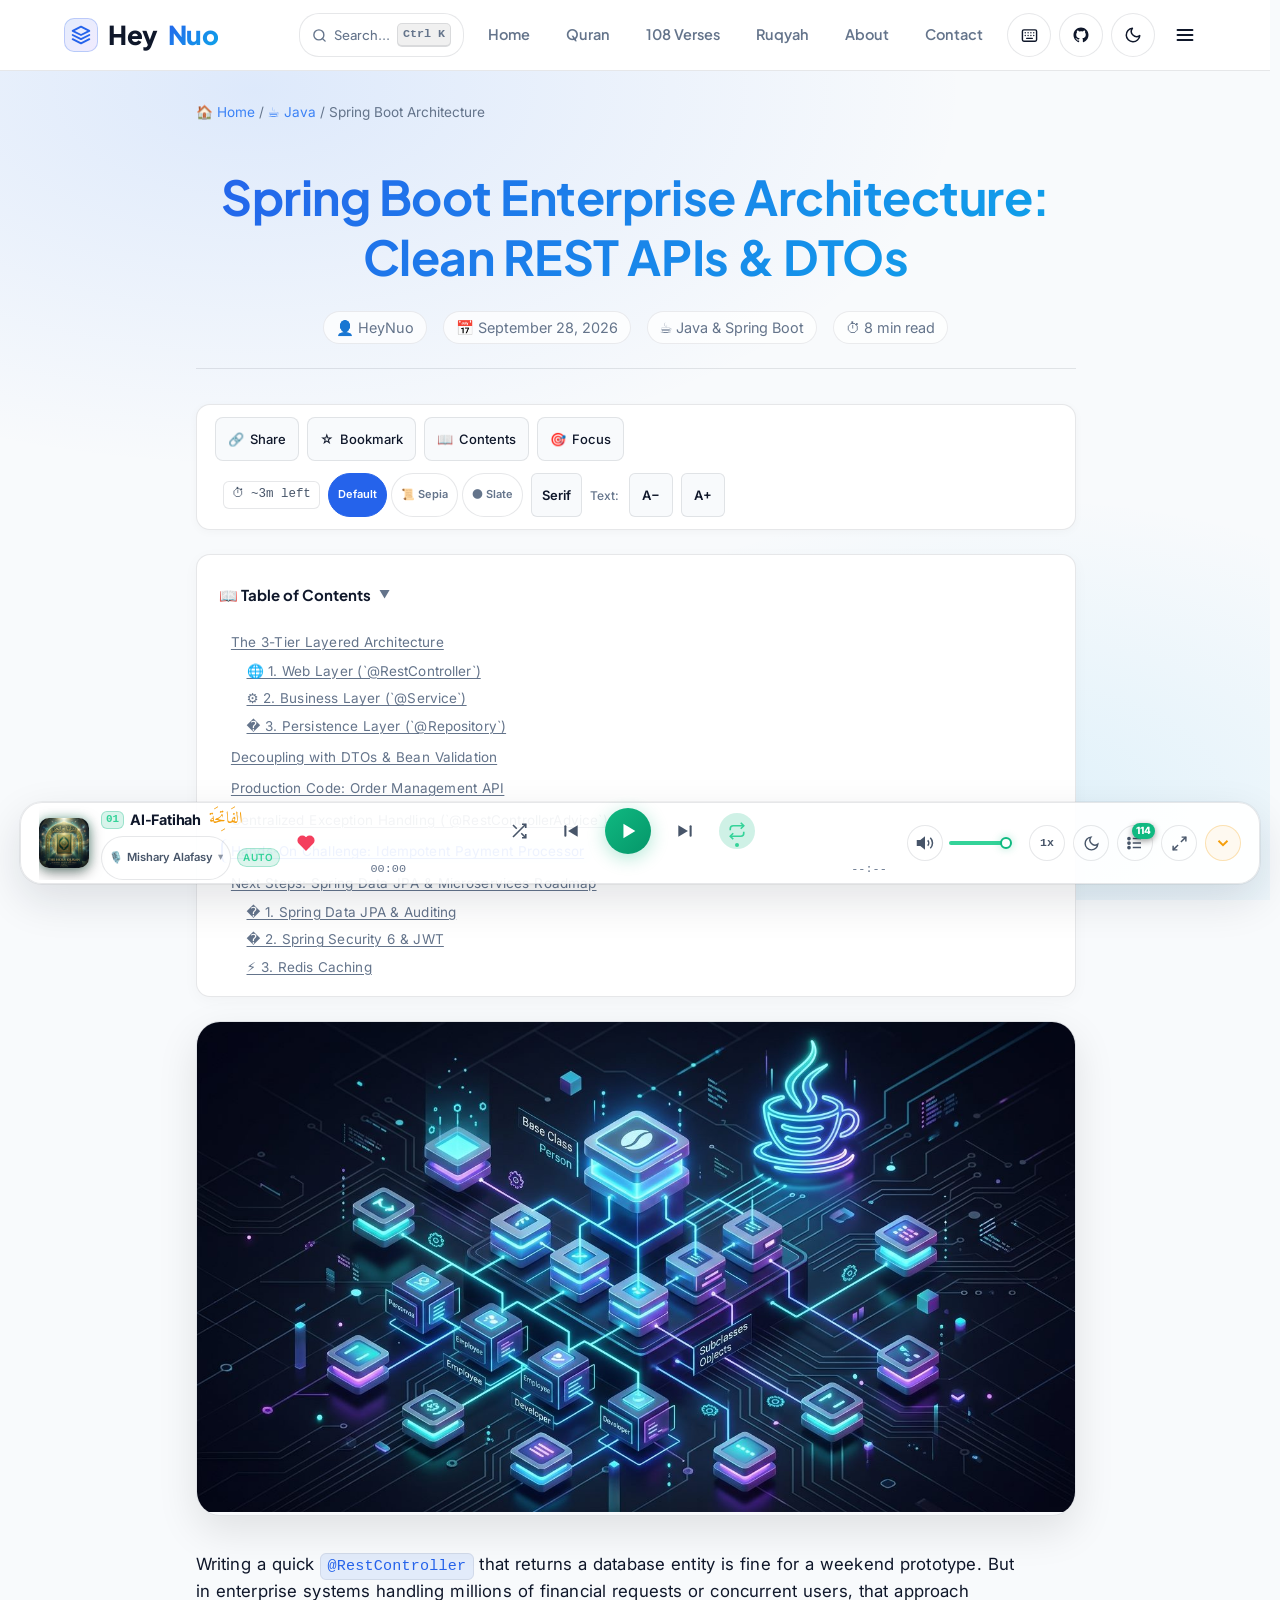
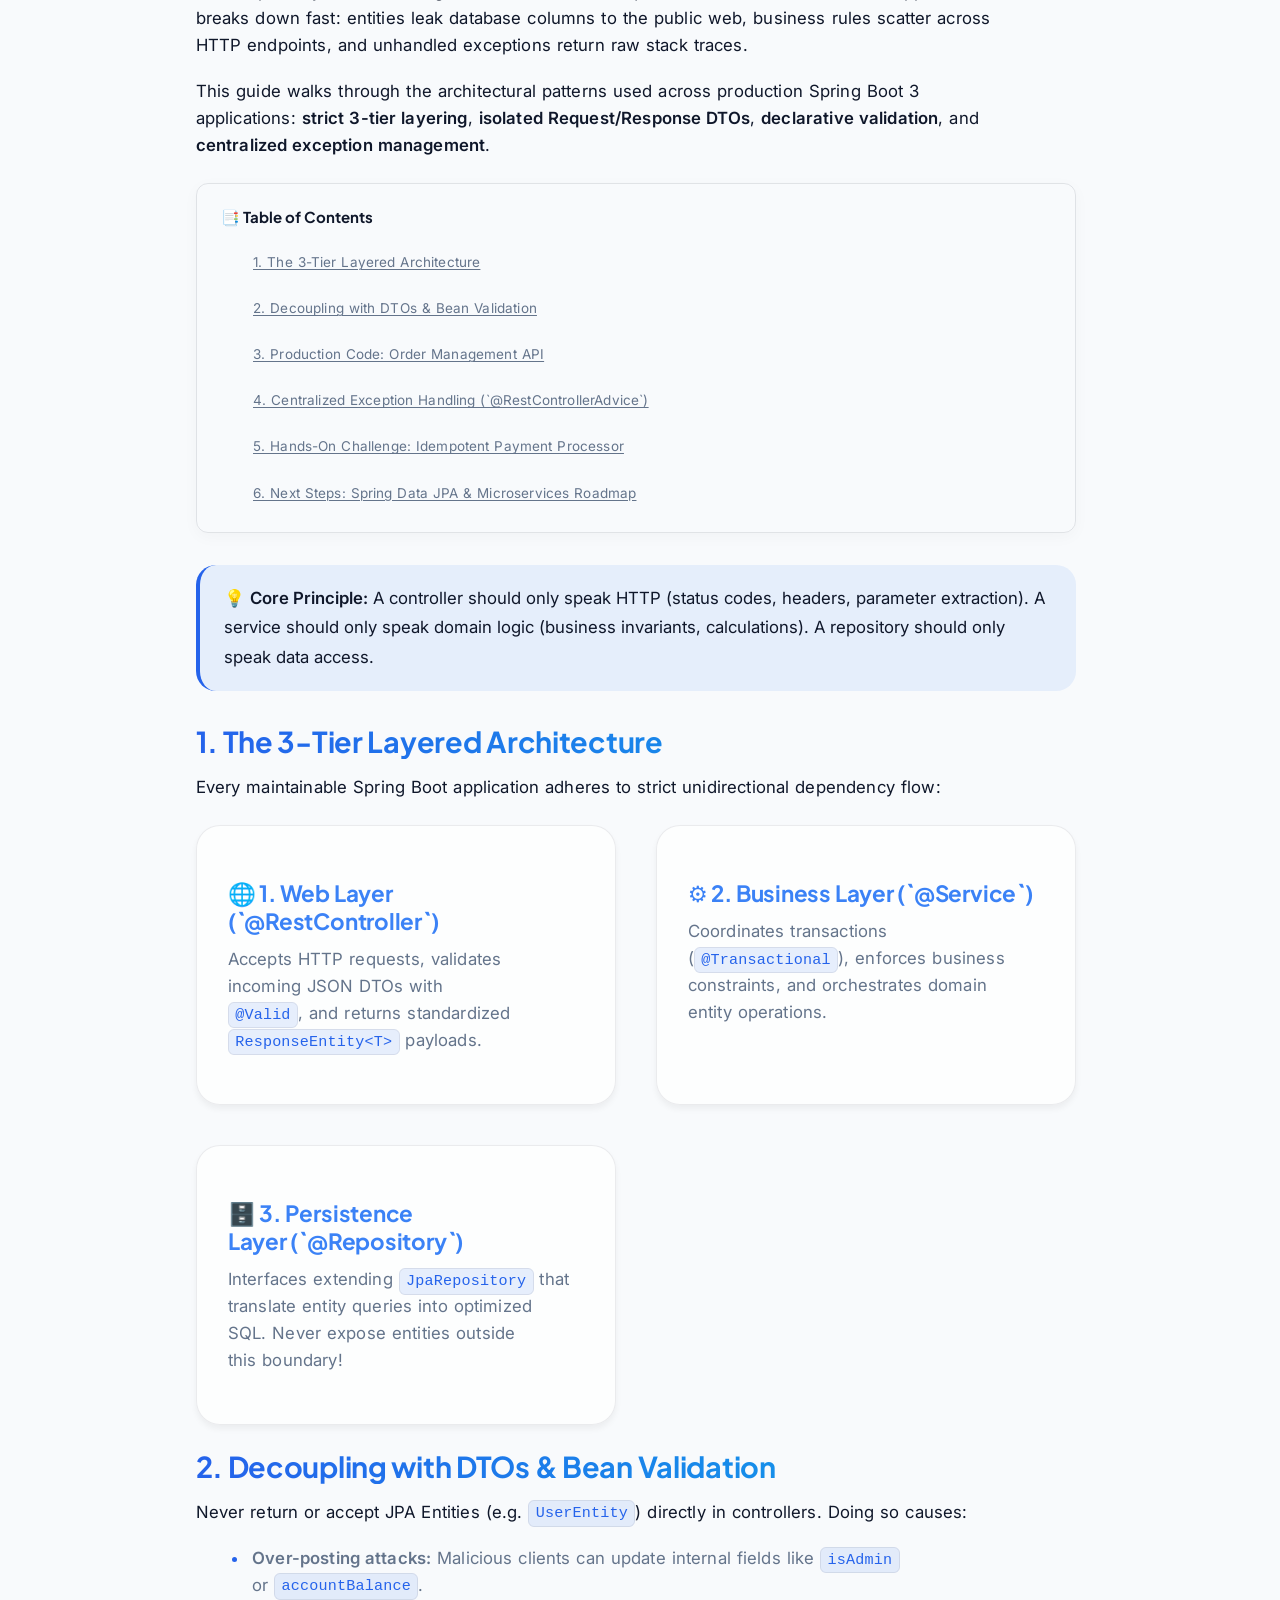
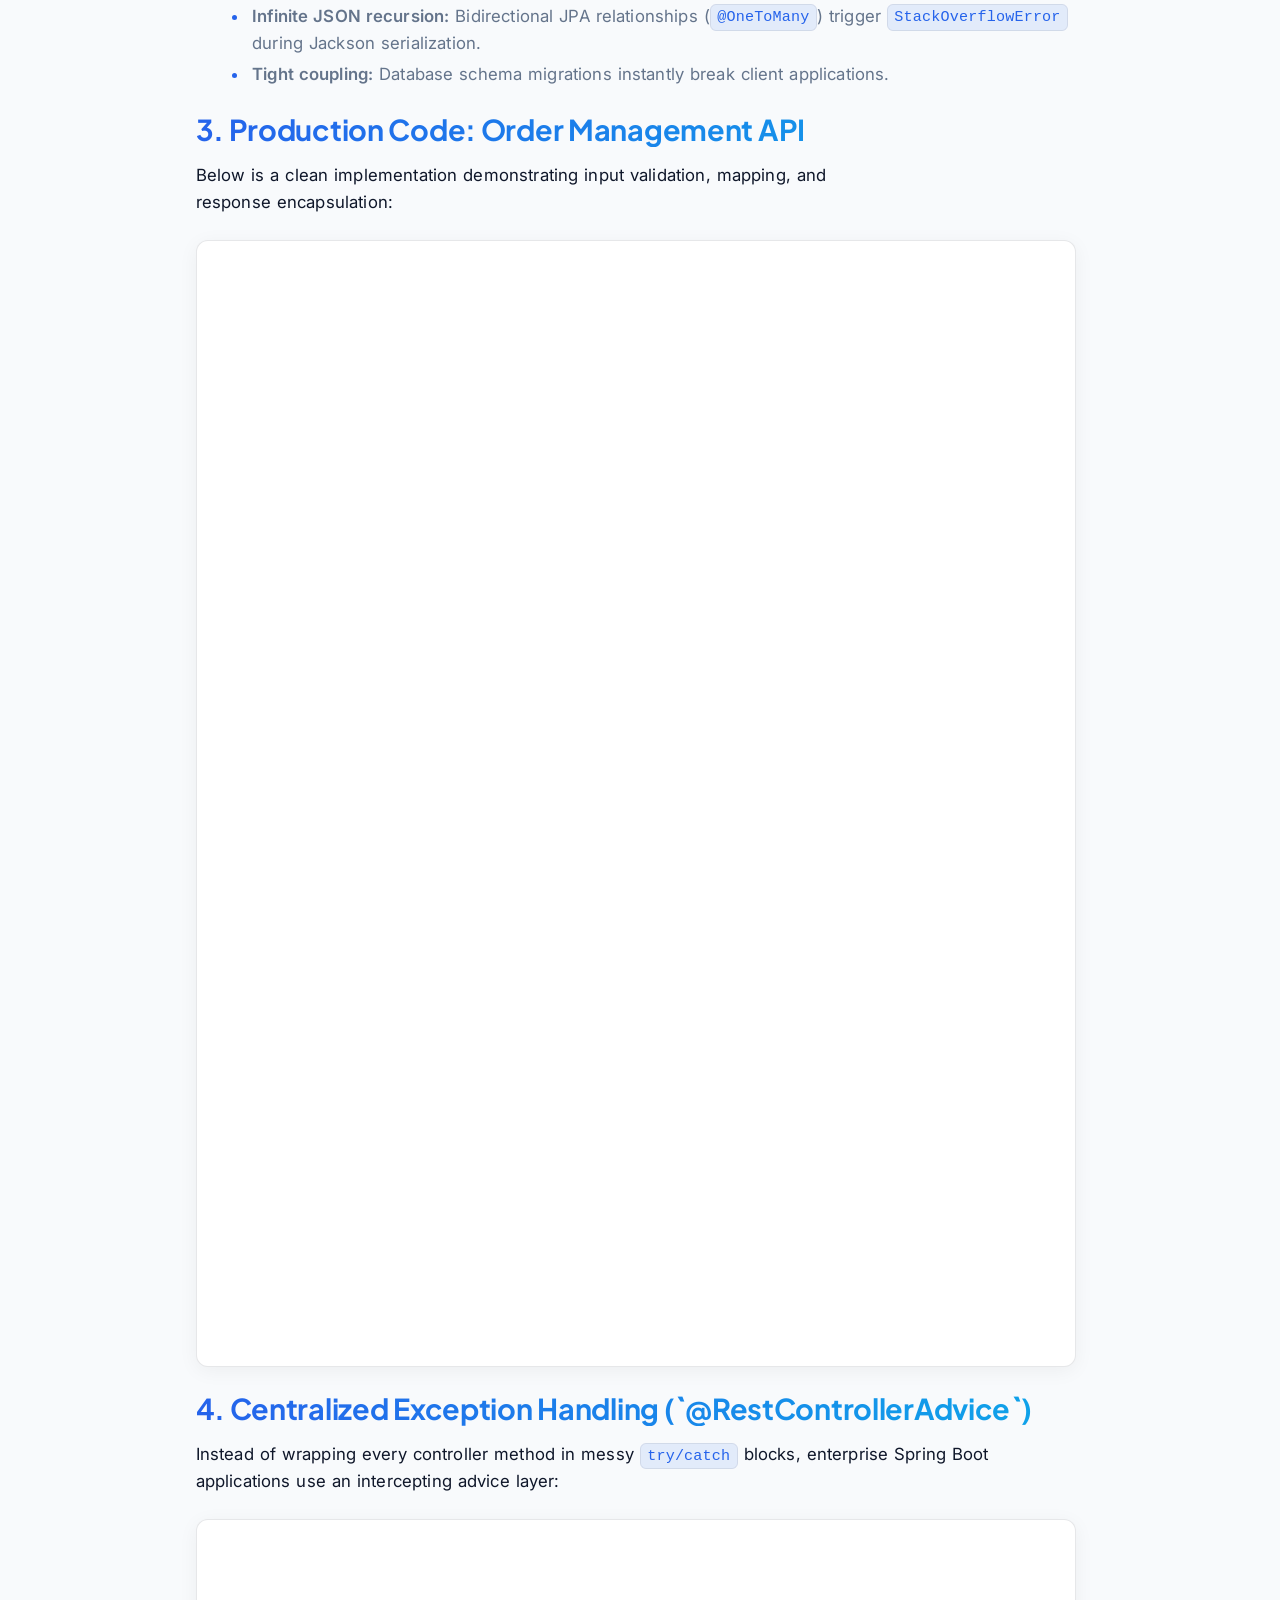
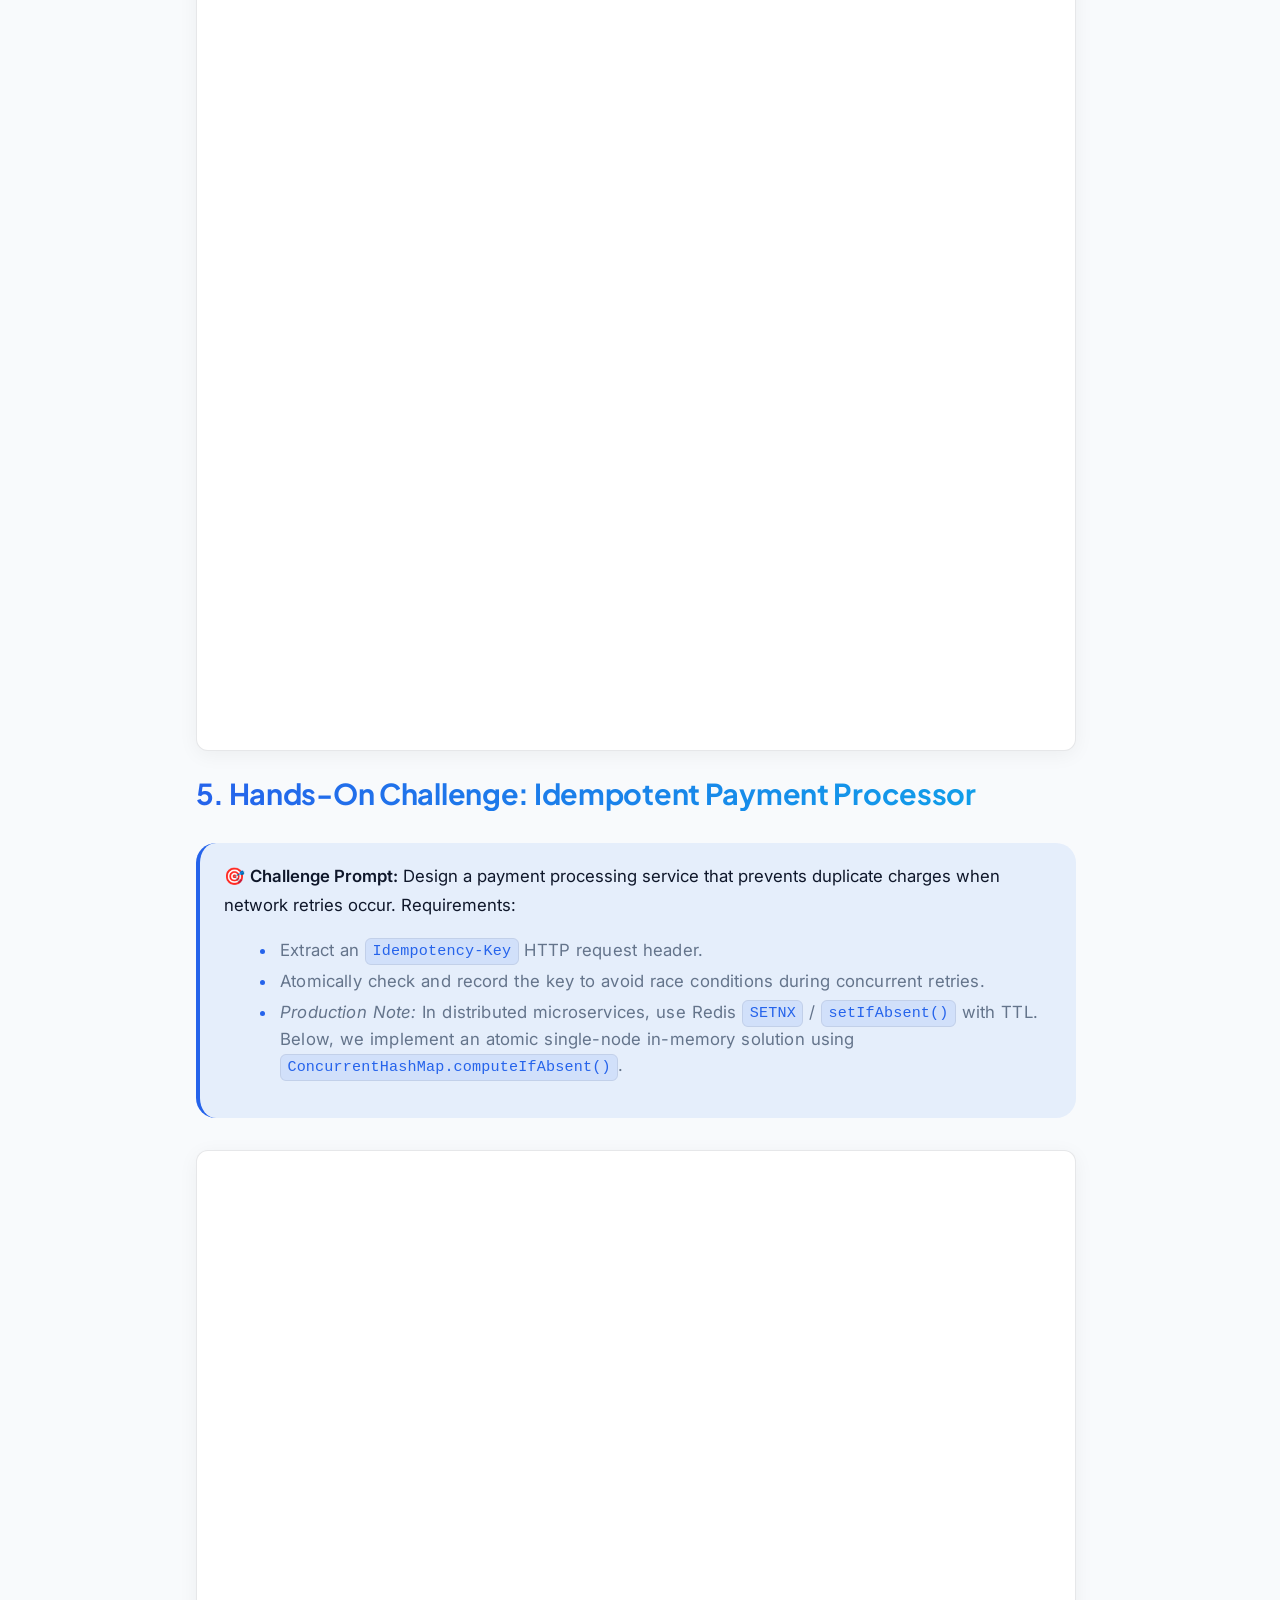
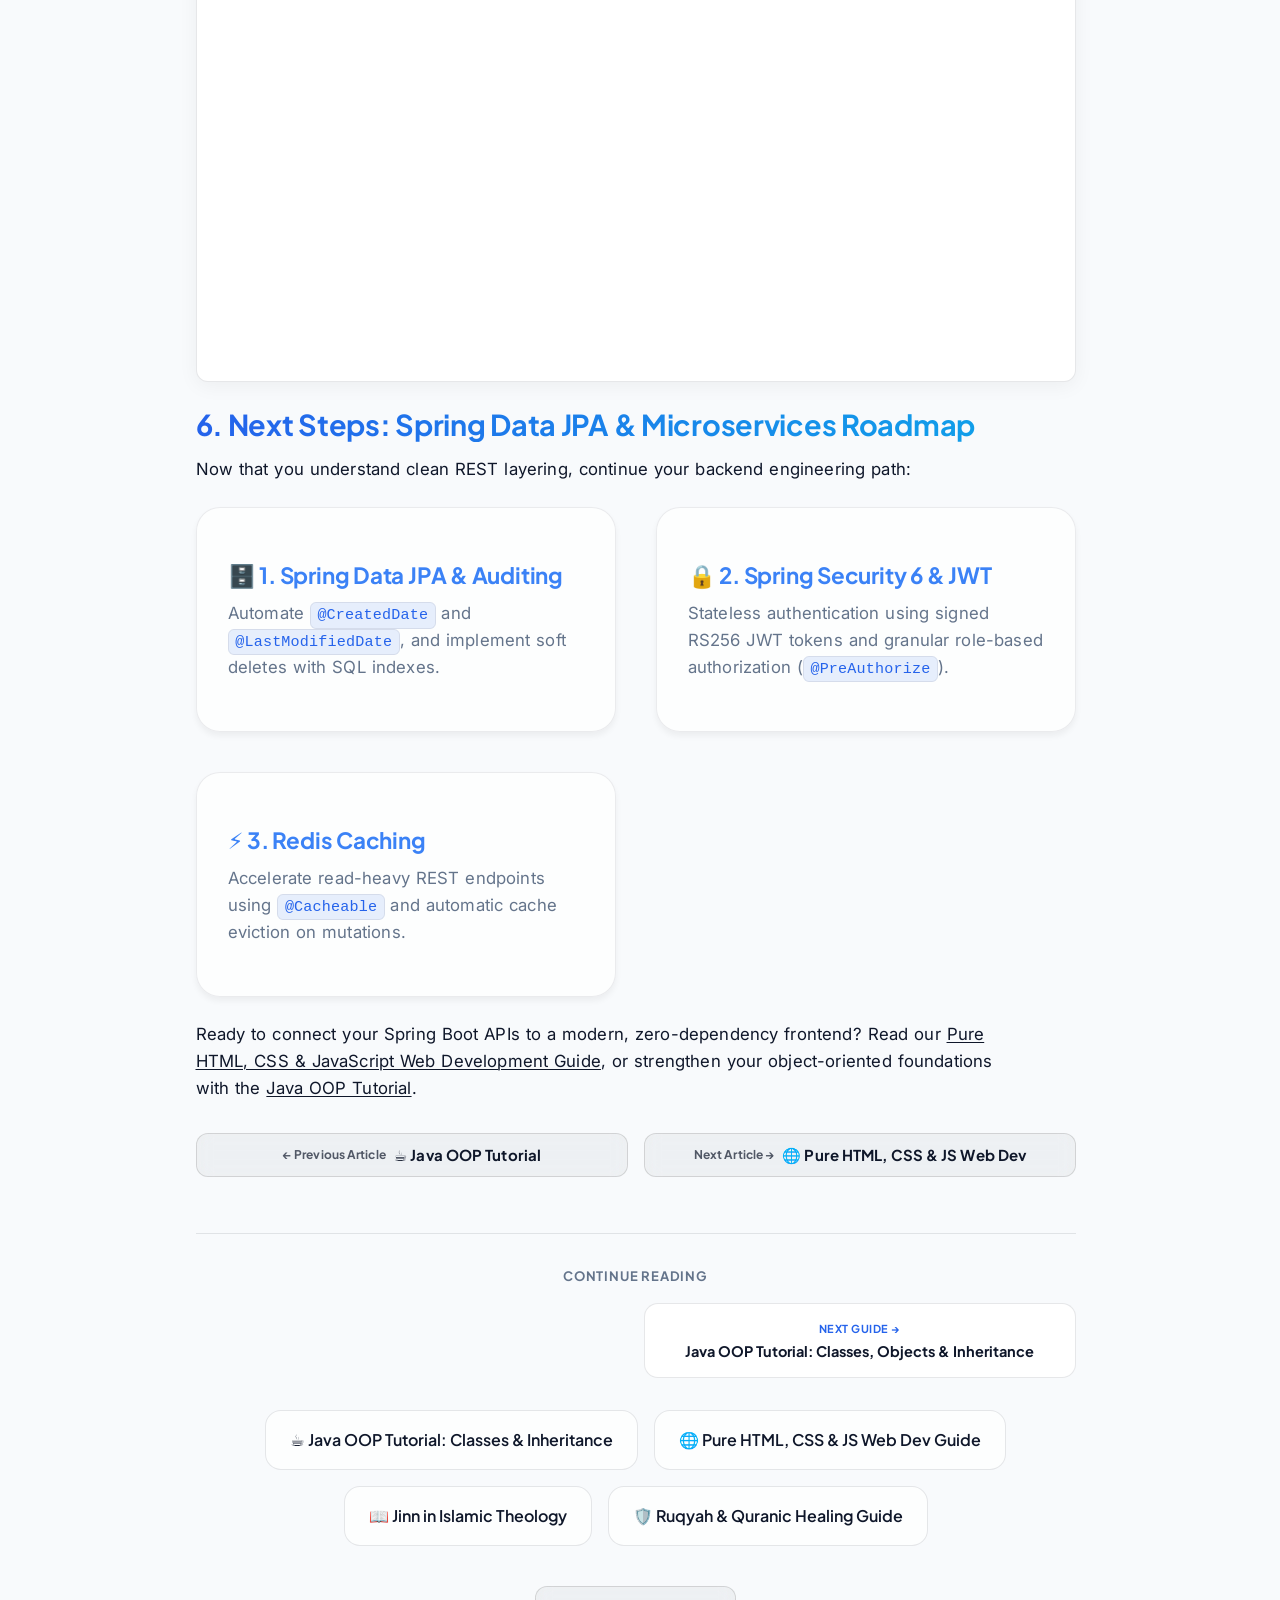
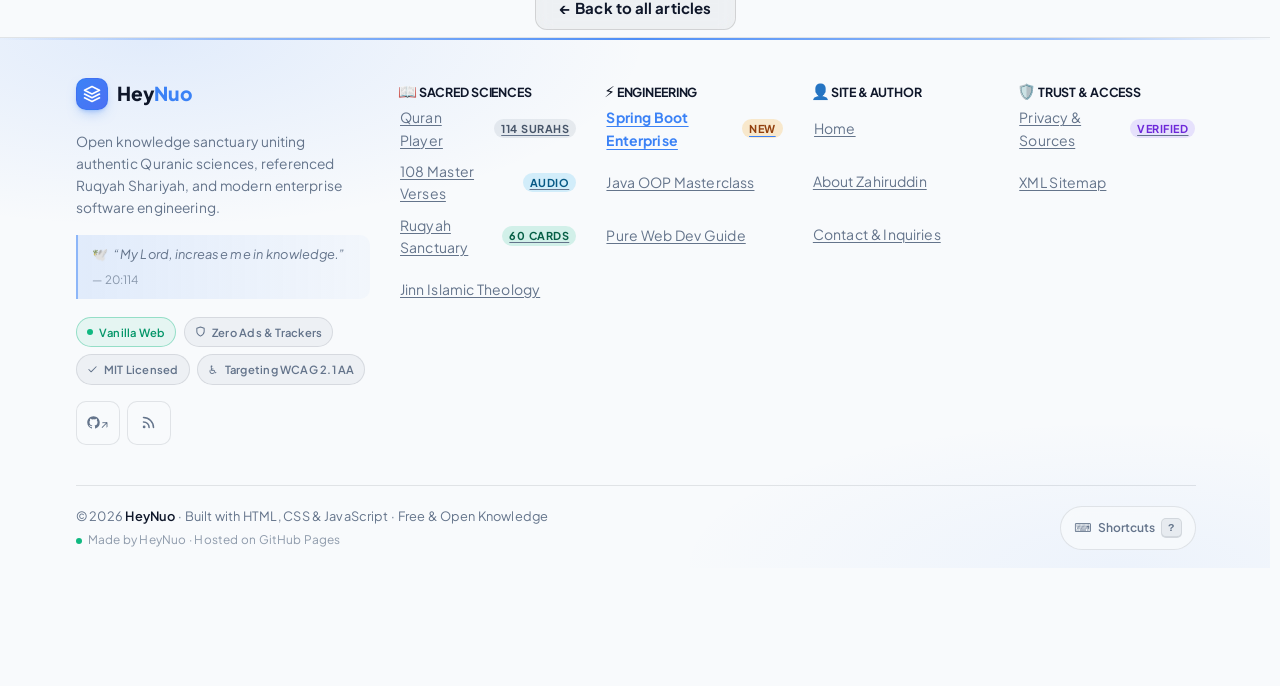
<file: spring-boot-architecture.html>
﻿<!DOCTYPE html>
<html lang="en" data-theme="light">
<head>
  <meta charset="UTF-8">
  <meta name="viewport" content="width=device-width, initial-scale=1.0, viewport-fit=cover">

  <!-- Theme Initialization: Prevents Flash of Unstyled Content (FOUC) -->
  <script>
    (function () {
      try {
        var savedTheme = localStorage.getItem('heynuo-theme');
        var prefersDark = window.matchMedia && window.matchMedia('(prefers-color-scheme: dark)').matches;
        var theme = savedTheme || (prefersDark ? 'dark' : 'light');
        document.documentElement.setAttribute('data-theme', theme);
        var savedReading = localStorage.getItem('heynuo-reading-theme');
        if (savedReading && savedReading !== 'default') {
          document.documentElement.setAttribute('data-reading-theme', savedReading);
        }
      } catch (e) {
        document.documentElement.setAttribute('data-theme', 'light');
      }
    })();
  </script>
  <meta name="robots" content="index, follow">
  <title>Spring Boot Enterprise Architecture: Clean REST APIs &amp; DTOs | HeyNuo</title>
  <meta name="description" content="Master production-grade Spring Boot architecture: 3-tier layering, request validation with Bean Validation, clean DTO mapping, and global exception handling.">
  <meta name="keywords" content="Spring Boot architecture, Spring Boot REST API, Java enterprise design, Spring Boot 3, DTO pattern, RestControllerAdvice, Bean Validation, HeyNuo">
  <meta name="author" content="HeyNuo">
  <link rel="canonical" href="https://heynuo.github.io/spring-boot-architecture.html">

  <!-- Open Graph -->
  <meta property="og:title" content="Spring Boot Enterprise Architecture: Clean REST APIs &amp; DTOs | HeyNuo">
  <meta property="og:description" content="Master production-grade Spring Boot architecture: 3-tier layering, request validation with Bean Validation, clean DTO mapping, and global exception handling.">
  <meta property="og:type" content="article">
  <meta property="og:url" content="https://heynuo.github.io/spring-boot-architecture.html">
  <meta property="og:image" content="https://heynuo.github.io/assets/banners/spring-boot.jpg">
  <meta property="og:image:width" content="1200">
  <meta property="og:image:height" content="630">
  <meta property="og:site_name" content="HeyNuo">

  <!-- Twitter Card -->
  <meta name="twitter:card" content="summary_large_image">
  <meta name="twitter:title" content="Spring Boot Enterprise Architecture: Clean REST APIs &amp; DTOs | HeyNuo">
  <meta name="twitter:description" content="Master production-grade Spring Boot architecture: 3-tier layering, request validation, and global exception handling.">
  <meta name="twitter:image" content="https://heynuo.github.io/assets/banners/spring-boot.jpg">

  <!-- Favicon, Manifest & RSS -->
  <link rel="icon" type="image/svg+xml" href="data:image/svg+xml,%3Csvg%20xmlns='http://www.w3.org/2000/svg'%20viewBox='0%200%20100%20100'%3E%3Crect%20width='100'%20height='100'%20fill='%232563eb'/%3E%3Ctext%20x='50'%20y='67'%20font-size='50'%20text-anchor='middle'%20fill='white'%20font-weight='bold'%3EHN%3C/text%3E%3C/svg%3E">
  <link rel="manifest" href="manifest.json">
  <link rel="alternate" type="application/rss+xml" title="HeyNuo RSS Feed" href="https://heynuo.github.io/rss.xml">

  <!-- Google Fonts Preconnect & Stylesheet -->
  <link rel="preconnect" href="https://fonts.googleapis.com">
  <link rel="preconnect" href="https://fonts.gstatic.com" crossorigin>
  <link href="https://fonts.googleapis.com/css2?family=Amiri:ital,wght@0,400;0,700;1,400&family=Inter:wght@400;500;600;700&family=Merriweather:ital,wght@0,300;0,400;0,700;1,300&family=Plus+Jakarta+Sans:wght@400;500;600;700;800&display=swap" rel="stylesheet">

  <!-- Shared stylesheet: global styles + article components -->
  <link rel="stylesheet" href="css/heynuo.css">
  <!-- Persistent Quran Auto-Listening Audio Player -->
  <link rel="stylesheet" href="css/quran-player.css">

  <!-- JSON-LD Structured Data -->
  <script type="application/ld+json">
  {
    "@context": "https://schema.org",
    "@type": "BlogPosting",
    "headline": "Spring Boot Enterprise Architecture: Clean REST APIs & DTOs",
    "description": "Master production-grade Spring Boot architecture: 3-tier layering, request validation with Bean Validation, clean DTO mapping, and global exception handling.",
    "image": "https://heynuo.github.io/assets/banners/spring-boot.jpg",
    "author": {
      "@type": "Person",
      "name": "HeyNuo",
      "url": "https://heynuo.github.io/about.html"
    },
    "publisher": {
      "@type": "Person",
      "name": "HeyNuo"
    },
    "datePublished": "2026-09-28",
    "dateModified": "2026-09-28",
    "mainEntityOfPage": {
      "@type": "WebPage",
      "@id": "https://heynuo.github.io/spring-boot-architecture.html"
    }
  }
  </script>
</head>
<body>
  <!-- Include once, anywhere after <body> opens (or in <head> with defer) -->
  <script src="assets/js/quran-player.js" defer></script>

  <div class="reading-progress" id="readingProgress" aria-hidden="true"></div>
  <a href="#main-content" class="skip-link">Skip to main content</a>

  <header>
    <nav class="container" aria-label="Main navigation">
      <a href="index.html" class="logo" aria-label="HeyNuo - Return to homepage">
        <span class="logo-mark" aria-hidden="true">
          <svg width="20" height="20" viewBox="0 0 24 24" fill="none" stroke="currentColor" stroke-width="2.2" stroke-linecap="round" stroke-linejoin="round">
            <path d="M12 2L2 7l10 5 10-5-10-5z"></path>
            <path d="M2 17l10 5 10-5"></path>
            <path d="M2 12l10 5 10-5"></path>
          </svg>
        </span>
        Hey<span>Nuo</span>
      </a>

      <div class="nav-right">
        <button type="button" class="nav-search-btn" id="navSearchBtn" aria-label="Search articles and topics (Ctrl+K)" title="Quick Search (Ctrl+K)">
          <span class="nav-search-icon" aria-hidden="true">
            <svg width="15" height="15" viewBox="0 0 24 24" fill="none" stroke="currentColor" stroke-width="2.2" stroke-linecap="round" stroke-linejoin="round"><circle cx="11" cy="11" r="8"></circle><line x1="21" y1="21" x2="16.65" y2="16.65"></line></svg>
          </span>
          <span class="nav-search-text">Search...</span>
          <kbd class="nav-search-kbd">Ctrl K</kbd>
        </button>

        <div class="nav-links" id="nav-links" role="region" aria-label="Site menu">
          <div class="nav-mobile-head">
            <div class="nav-mobile-brand">
              <span class="logo-mark-mini" aria-hidden="true">HN</span>
              <span>Navigation</span>
            </div>
            <button type="button" class="nav-mobile-close" id="navCloseBtn" aria-label="Close navigation menu">✕</button>
          </div>
          <a href="index.html" data-nav="index">Home</a>
          <a href="quran.html" data-nav="quran">Quran</a>
          <a href="quran-verses.html" data-nav="quran-verses">108 Verses</a>
          <a href="ruqyah.html" data-nav="ruqyah">Ruqyah</a>
          <a href="about.html" data-nav="about">About</a>
          <a href="contact.html" data-nav="contact">Contact</a>
        </div>

        <button type="button" class="nav-icon-btn shortcut-help-btn" id="headerShortcutsBtn" aria-label="Keyboard Shortcuts" title="Keyboard Shortcuts (?)">
          <svg width="17" height="17" viewBox="0 0 24 24" fill="none" stroke="currentColor" stroke-width="2" stroke-linecap="round" stroke-linejoin="round" aria-hidden="true">
            <rect x="2" y="4" width="20" height="16" rx="2"></rect>
            <path d="M6 8h.001M10 8h.001M14 8h.001M18 8h.001M6 12h.001M10 12h.001M14 12h.001M18 12h.001M8 16h8"></path>
          </svg>
        </button>

        <a href="https://github.com/heynuo" target="_blank" rel="noopener noreferrer" class="nav-icon-btn" aria-label="GitHub Profile @heynuo" title="GitHub @heynuo">
          <svg width="18" height="18" viewBox="0 0 24 24" fill="currentColor" aria-hidden="true"><path fill-rule="evenodd" clip-rule="evenodd" d="M12 2C6.477 2 2 6.484 2 12.017c0 4.425 2.865 8.18 6.839 9.504.5.092.682-.217.682-.483 0-.237-.008-.868-.013-1.703-2.782.605-3.369-1.343-3.369-1.343-.454-1.158-1.11-1.466-1.11-1.466-.908-.62.069-.608.069-.608 1.003.07 1.53 1.032 1.53 1.032.892 1.53 2.341 1.088 2.91.832.092-.647.35-1.088.636-1.338-2.22-.253-4.555-1.113-4.555-4.951 0-1.093.39-1.988 1.029-2.688-.103-.253-.446-1.272.098-2.65 0 0 .84-.27 2.75 1.026A9.564 9.564 0 0112 6.844c.85.004 1.705.115 2.504.337 1.909-1.296 2.747-1.027 2.747-1.027.546 1.379.202 2.398.1 2.651.64.7 1.028 1.595 1.028 2.688 0 3.848-2.339 4.695-4.566 4.943.359.309.678.92.678 1.855 0 1.338-.012 2.419-.012 2.747 0 .268.18.58.688.482A10.019 10.019 0 0022 12.017C22 6.484 17.522 2 12 2z"></path></svg>
        </a>

        <button class="theme-toggle" id="theme-toggle" aria-label="Toggle light or dark theme" title="Toggle theme (T)">
          <svg class="theme-svg-icon" width="18" height="18" viewBox="0 0 24 24" fill="none" stroke="currentColor" stroke-width="2" stroke-linecap="round" stroke-linejoin="round" aria-hidden="true"><path d="M21 12.79A9 9 0 1 1 11.21 3 7 7 0 0 0 21 12.79z"></path></svg>
        </button>

        <button class="menu-btn" id="menu-btn" aria-label="Toggle navigation menu" aria-controls="nav-links" aria-expanded="false">
          <svg width="20" height="20" viewBox="0 0 24 24" fill="none" stroke="currentColor" stroke-width="2.2" stroke-linecap="round" stroke-linejoin="round" aria-hidden="true"><line x1="3" y1="12" x2="21" y2="12"></line><line x1="3" y1="6" x2="21" y2="6"></line><line x1="3" y1="18" x2="21" y2="18"></line></svg>
        </button>
      </div>
    </nav>
  </header>

  <div class="container">
    <main id="main-content" class="article-enhanced">
      <div class="breadcrumb">
        <a href="index.html">🏠 Home</a> / <a href="java-oop.html">☕ Java</a> / <span>Spring Boot Architecture</span>
      </div>

      <article>
        <div class="article-header">
          <h1>Spring Boot Enterprise Architecture: Clean REST APIs &amp; DTOs</h1>
          <div class="article-meta">
            <span>👤 HeyNuo</span>
            <span>📅 September 28, 2026</span>
            <span>☕ Java &amp; Spring Boot</span>
            <span>⏱ 8 min read</span>
          </div>
        </div>

        <div class="article-hero-banner">
          <img src="assets/banners/spring-boot.jpg" alt="Spring Boot Enterprise Architecture Banner" width="1200" height="675" fetchpriority="high" decoding="async" loading="lazy">
        </div>

        <div class="prose">
          <p>Writing a quick <code>@RestController</code> that returns a database entity is fine for a weekend prototype. But in enterprise systems handling millions of financial requests or concurrent users, that approach breaks down fast: entities leak database columns to the public web, business rules scatter across HTTP endpoints, and unhandled exceptions return raw stack traces.</p>

          <p>This guide walks through the architectural patterns used across production Spring Boot 3 applications: <strong>strict 3-tier layering</strong>, <strong>isolated Request/Response DTOs</strong>, <strong>declarative validation</strong>, and <strong>centralized exception management</strong>.</p>

          <nav class="article-toc-box" aria-label="Table of contents" style="background: var(--bg-card); border: 1px solid var(--border); border-radius: var(--radius-md); padding: 1.25rem 1.5rem; margin: 1.5rem 0;">
            <div class="toc-title" style="font-weight: 700; margin-bottom: 0.75rem; color: var(--text);">📑 Table of Contents</div>
            <ol class="toc-list" style="margin: 0; padding-left: 1.25rem; display: flex; flex-direction: column; gap: 0.4rem;">
              <li><a href="#layered-architecture">1. The 3-Tier Layered Architecture</a></li>
              <li><a href="#dto-pattern">2. Decoupling with DTOs &amp; Bean Validation</a></li>
              <li><a href="#controller-service-demo">3. Production Code: Order Management API</a></li>
              <li><a href="#global-exception-handling">4. Centralized Exception Handling (`@RestControllerAdvice`)</a></li>
              <li><a href="#hands-on-challenge">5. Hands-On Challenge: Idempotent Payment Processor</a></li>
              <li><a href="#spring-roadmap">6. Next Steps: Spring Data JPA &amp; Microservices Roadmap</a></li>
            </ol>
          </nav>

          <div class="info-card">
            💡 <strong>Core Principle:</strong> A controller should only speak HTTP (status codes, headers, parameter extraction). A service should only speak domain logic (business invariants, calculations). A repository should only speak data access.
          </div>

          <h2 id="layered-architecture">1. The 3-Tier Layered Architecture</h2>
          <p>Every maintainable Spring Boot application adheres to strict unidirectional dependency flow:</p>
          <div class="about" style="margin: 1.5rem 0;">
            <article class="about-box">
              <h3>🌐 1. Web Layer (`@RestController`)</h3>
              <p>Accepts HTTP requests, validates incoming JSON DTOs with <code>@Valid</code>, and returns standardized <code>ResponseEntity&lt;T&gt;</code> payloads.</p>
            </article>
            <article class="about-box">
              <h3>⚙️ 2. Business Layer (`@Service`)</h3>
              <p>Coordinates transactions (<code>@Transactional</code>), enforces business constraints, and orchestrates domain entity operations.</p>
            </article>
            <article class="about-box">
              <h3>🗄️ 3. Persistence Layer (`@Repository`)</h3>
              <p>Interfaces extending <code>JpaRepository</code> that translate entity queries into optimized SQL. Never expose entities outside this boundary!</p>
            </article>
          </div>

          <h2 id="dto-pattern">2. Decoupling with DTOs &amp; Bean Validation</h2>
          <p>Never return or accept JPA Entities (e.g. <code>UserEntity</code>) directly in controllers. Doing so causes:</p>
          <ul>
            <li><strong>Over-posting attacks:</strong> Malicious clients can update internal fields like <code>isAdmin</code> or <code>accountBalance</code>.</li>
            <li><strong>Infinite JSON recursion:</strong> Bidirectional JPA relationships (<code>@OneToMany</code>) trigger <code>StackOverflowError</code> during Jackson serialization.</li>
            <li><strong>Tight coupling:</strong> Database schema migrations instantly break client applications.</li>
          </ul>

          <h2 id="controller-service-demo">3. Production Code: Order Management API</h2>
          <p>Below is a clean implementation demonstrating input validation, mapping, and response encapsulation:</p>

          <div class="code-demo-box">
            <div class="code-demo-header">
              <span>☕ OrderController.java &amp; OrderService.java</span>
              <div class="code-demo-tabs">
                <button type="button" class="code-demo-tab active" data-view="code">Source Code</button>
                <button type="button" class="code-demo-tab" data-view="output">▶ Run Output</button>
              </div>
            </div>
            <div class="code-demo-code">
              <pre><code class="language-java">// 1. Immutable Request DTO with Jakarta Validation
public record CreateOrderRequest(
    @NotBlank(message = "Customer ID is required")
    String customerId,

    @NotNull(message = "Order total cannot be null")
    @DecimalMin(value = "0.01", message = "Order total must be at least $0.01")
    BigDecimal totalAmount,

    @NotEmpty(message = "Order must contain at least one item SKU")
    List&lt;String&gt; itemSkus
) {}

// 2. Controller Layer
@RestController
@RequestMapping("/api/v1/orders")
public class OrderController {
    private final OrderService orderService;

    public OrderController(OrderService orderService) {
        this.orderService = orderService;
    }

    @PostMapping
    public ResponseEntity&lt;OrderResponse&gt; placeOrder(@Valid @RequestBody CreateOrderRequest request) {
        OrderResponse response = orderService.processOrder(request);
        return ResponseEntity.status(HttpStatus.CREATED).body(response);
    }
}

// 3. Service Layer with Business Rules
@Service
public class OrderService {
    @Transactional
    public OrderResponse processOrder(CreateOrderRequest req) {
        // Business Invariant Check
        if (req.totalAmount().compareTo(new BigDecimal("10000.00")) > 0) {
            throw new HighValueOrderReviewException("Orders over $10,000 require fraud review");
        }
        String orderId = "ORD-" + UUID.randomUUID().toString().substring(0, 8).toUpperCase();
        return new OrderResponse(orderId, req.customerId(), "CONFIRMED", req.totalAmount());
    }
}</code></pre>
            </div>
            <div class="code-demo-output" style="display: none;">
              <div class="code-demo-output-title"><span>⚡ HTTP Dispatch Console</span></div>
POST /api/v1/orders HTTP/1.1
Content-Type: application/json
{
  "customerId": "CUST-9402",
  "totalAmount": 149.99,
  "itemSkus": ["SKU-JAVA-BOOK", "SKU-SPRING-PRO"]
}

HTTP/1.1 201 Created
Content-Type: application/json
{
  "orderId": "ORD-5B8A1E92",
  "customerId": "CUST-9402",
  "status": "CONFIRMED",
  "totalAmount": 149.99
}
[Architecture]: DTO successfully validated, transaction committed, clean response returned.
            </div>
          </div>

          <h2 id="global-exception-handling">4. Centralized Exception Handling (`@RestControllerAdvice`)</h2>
          <p>Instead of wrapping every controller method in messy <code>try/catch</code> blocks, enterprise Spring Boot applications use an intercepting advice layer:</p>

          <div class="code-demo-box">
            <div class="code-demo-header">
              <span>☕ GlobalExceptionHandler.java</span>
              <div class="code-demo-tabs">
                <button type="button" class="code-demo-tab active" data-view="code">Source Code</button>
                <button type="button" class="code-demo-tab" data-view="output">▶ Verified Error Output</button>
              </div>
            </div>
            <div class="code-demo-code">
              <pre><code class="language-java">@RestControllerAdvice
public class GlobalExceptionHandler {

    // Catch Bean Validation errors (@Valid)
    @ExceptionHandler(MethodArgumentNotValidException.class)
    public ResponseEntity&lt;Map&lt;String, Object&gt;&gt; handleValidationErrors(MethodArgumentNotValidException ex) {
        Map&lt;String, String&gt; fieldErrors = new HashMap&lt;&gt;();
        ex.getBindingResult().getFieldErrors().forEach(err -> 
            fieldErrors.put(err.getField(), err.getDefaultMessage())
        );

        Map&lt;String, Object&gt; body = Map.of(
            "timestamp", Instant.now(),
            "status", HttpStatus.BAD_REQUEST.value(),
            "error", "Validation Failed",
            "fieldErrors", fieldErrors
        );
        return ResponseEntity.badRequest().body(body);
    }

    // Catch Domain Exceptions
    @ExceptionHandler(HighValueOrderReviewException.class)
    public ResponseEntity&lt;Map&lt;String, Object&gt;&gt; handleHighValue(HighValueOrderReviewException ex) {
        return ResponseEntity.status(HttpStatus.UNPROCESSABLE_ENTITY).body(Map.of(
            "timestamp", Instant.now(),
            "status", 422,
            "message", ex.getMessage()
        ));
    }
}</code></pre>
            </div>
            <div class="code-demo-output" style="display: none;">
              <div class="code-demo-output-title"><span>⚡ Intercepted Error Response</span></div>
POST /api/v1/orders with empty customerId & negative amount:
HTTP/1.1 400 Bad Request
{
  "timestamp": "2026-09-28T15:20:00Z",
  "status": 400,
  "error": "Validation Failed",
  "fieldErrors": {
    "customerId": "Customer ID is required",
    "totalAmount": "Order total must be at least $0.01"
  }
}
[Security & Observability]: Internal stack trace suppressed; client receives actionable JSON error.
            </div>
          </div>

          <h2 id="hands-on-challenge">5. Hands-On Challenge: Idempotent Payment Processor</h2>
          <div class="info-card">
            🎯 <strong>Challenge Prompt:</strong> Design a payment processing service that prevents duplicate charges when network retries occur. Requirements:
            <ul>
              <li>Extract an <code>Idempotency-Key</code> HTTP request header.</li>
              <li>Atomically check and record the key to avoid race conditions during concurrent retries.</li>
              <li><em>Production Note:</em> In distributed microservices, use Redis <code>SETNX</code> / <code>setIfAbsent()</code> with TTL. Below, we implement an atomic single-node in-memory solution using <code>ConcurrentHashMap.computeIfAbsent()</code>.</li>
            </ul>
          </div>

          <div class="code-demo-box">
            <div class="code-demo-header">
              <span>☕ IdempotentPaymentService.java (Challenge Solution)</span>
              <div class="code-demo-tabs">
                <button type="button" class="code-demo-tab active" data-view="code">Solution Code</button>
                <button type="button" class="code-demo-tab" data-view="output">▶ Console Output</button>
              </div>
            </div>
            <div class="code-demo-code">
              <pre><code class="language-java">@Service
public class PaymentProcessingService {
    // Single-node demonstration store. (In multi-instance clusters, use Redis SETNX with TTL).
    private final ConcurrentMap&lt;String, PaymentReceipt&gt; idempotencyStore = new ConcurrentHashMap&lt;&gt;();

    public PaymentReceipt processPayment(String idempotencyKey, PaymentRequest req) {
        // Atomic computeIfAbsent: executes charge logic once, even under concurrent retry races
        return idempotencyStore.computeIfAbsent(idempotencyKey, key -> {
            System.out.println("✓ Executing charge for novel key: " + key + " -> $" + req.amount());
            return new PaymentReceipt(
                "TX-" + UUID.randomUUID().toString().substring(0, 8),
                req.amount(),
                "SUCCESS",
                Instant.now()
            );
        });
    }
}

// Verification:
PaymentProcessingService service = new PaymentProcessingService();
PaymentRequest req = new PaymentRequest(new BigDecimal("75.00"), "CARD-9012");
String key = "req-uuid-9901-alpha";

PaymentReceipt first = service.processPayment(key, req);
PaymentReceipt second = service.processPayment(key, req); // Replay retry: returns cached instance

System.out.println("First call TX ID:  " + first.transactionId());
System.out.println("Second call TX ID: " + second.transactionId());
System.out.println("Instances identical: " + (first == second));</code></pre>
            </div>
            <div class="code-demo-output" style="display: none;">
              <div class="code-demo-output-title"><span>⚡ JVM Console Output</span></div>
✓ Executing charge for novel key: req-uuid-9901-alpha -> $75.00
First call TX ID:  TX-7B32F190
Second call TX ID: TX-7B32F190
Instances identical: true
[Enterprise Resilience]: Customer was charged exactly once despite multiple retry submissions.
            </div>
          </div>

          <h2 id="spring-roadmap">6. Next Steps: Spring Data JPA &amp; Microservices Roadmap</h2>
          <p>Now that you understand clean REST layering, continue your backend engineering path:</p>
          <div class="about" style="margin: 1.5rem 0;">
            <article class="about-box">
              <h3>🗄️ 1. Spring Data JPA &amp; Auditing</h3>
              <p>Automate <code>@CreatedDate</code> and <code>@LastModifiedDate</code>, and implement soft deletes with SQL indexes.</p>
            </article>
            <article class="about-box">
              <h3>🔒 2. Spring Security 6 &amp; JWT</h3>
              <p>Stateless authentication using signed RS256 JWT tokens and granular role-based authorization (<code>@PreAuthorize</code>).</p>
            </article>
            <article class="about-box">
              <h3>⚡ 3. Redis Caching</h3>
              <p>Accelerate read-heavy REST endpoints using <code>@Cacheable</code> and automatic cache eviction on mutations.</p>
            </article>
          </div>

          <p>Ready to connect your Spring Boot APIs to a modern, zero-dependency frontend? Read our <a href="web-dev-guide.html">Pure HTML, CSS &amp; JavaScript Web Development Guide</a>, or strengthen your object-oriented foundations with the <a href="java-oop.html">Java OOP Tutorial</a>.</p>
        </div>

        <!-- Next / Previous Article Navigation -->
        <nav class="article-pagination-nav" aria-label="Article navigation" style="display: flex; justify-content: space-between; gap: 1rem; margin: 2rem 0; flex-wrap: wrap;">
          <a href="java-oop.html" class="btn btn-secondary" style="flex: 1; text-align: left; text-decoration: none;">
            <small style="display: block; opacity: 0.7;">← Previous Article</small>
            <span>☕ Java OOP Tutorial</span>
          </a>
          <a href="web-dev-guide.html" class="btn btn-secondary" style="flex: 1; text-align: right; text-decoration: none;">
            <small style="display: block; opacity: 0.7;">Next Article →</small>
            <span>🌐 Pure HTML, CSS &amp; JS Web Dev</span>
          </a>
        </nav>

        <!-- Related internal links -->
        <div class="related-links">
          <a href="java-oop.html" class="related-card">☕ Java OOP Tutorial: Classes &amp; Inheritance</a>
          <a href="web-dev-guide.html" class="related-card">🌐 Pure HTML, CSS &amp; JS Web Dev Guide</a>
          <a href="jinn-islamic-theology.html" class="related-card">📖 Jinn in Islamic Theology</a>
          <a href="ruqyah.html" class="related-card">🛡️ Ruqyah &amp; Quranic Healing Guide</a>
        </div>

        <div style="margin-top: 2.5rem; text-align: center;">
          <a href="index.html#articles" class="btn btn-secondary">← Back to all articles</a>
        </div>
      </article>
    </main>

    <footer>
      <div class="footer-container">
        <!-- Main 5-Column Grid -->
        <div class="footer-grid">
          <!-- Column 1: HeyNuo Brand & About -->
          <div class="footer-col footer-col-brand">
            <a href="index.html" class="footer-brand-logo" aria-label="HeyNuo Homepage">
              <span class="logo-mark" aria-hidden="true">
                <svg width="18" height="18" viewBox="0 0 24 24" fill="none" stroke="currentColor" stroke-width="2.2" stroke-linecap="round" stroke-linejoin="round">
                  <path d="M12 2L2 7l10 5 10-5-10-5z"></path>
                  <path d="M2 17l10 5 10-5"></path>
                  <path d="M2 12l10 5 10-5"></path>
                </svg>
              </span>
              <span class="footer-logo-name">Hey<span>Nuo</span></span>
            </a>
            <p class="footer-brand-desc">
              Open knowledge sanctuary uniting authentic Quranic sciences, referenced Ruqyah Shariyah, and modern enterprise software engineering.
            </p>
            <p class="footer-brand-motto">
              <span class="motto-icon" aria-hidden="true">🕊️</span>
              <span>“My Lord, increase me in knowledge.”</span>
              <cite>— 20:114</cite>
            </p>
            <div class="footer-badges-grid">
              <span class="footer-badge badge-vanilla">
                <span class="badge-beacon" aria-hidden="true"></span>
                <span>Vanilla Web</span>
              </span>
              <span class="footer-badge">
                <svg width="11" height="11" viewBox="0 0 24 24" fill="none" stroke="currentColor" stroke-width="2.2" stroke-linecap="round" stroke-linejoin="round" aria-hidden="true"><path d="M12 22s8-4 8-10V5l-8-3-8 3v7c0 6 8 10 8 10z"></path></svg>
                <span>Zero Ads &amp; Trackers</span>
              </span>
              <span class="footer-badge">
                <svg width="11" height="11" viewBox="0 0 24 24" fill="none" stroke="currentColor" stroke-width="2.2" stroke-linecap="round" stroke-linejoin="round" aria-hidden="true"><polyline points="20 6 9 17 4 12"></polyline></svg>
                <span>MIT Licensed</span>
              </span>
              <span class="footer-badge">
                <span class="badge-icon-txt" aria-hidden="true">♿</span>
                <span>Targeting WCAG 2.1 AA</span>
              </span>
            </div>
            <nav class="footer-social-row" aria-label="Connect and follow">
              <a href="https://github.com/heynuo" target="_blank" rel="noopener noreferrer"
                 class="footer-social-link" aria-label="GitHub @heynuo" title="GitHub">
                <svg width="15" height="15" viewBox="0 0 24 24" fill="currentColor" aria-hidden="true"><path fill-rule="evenodd" clip-rule="evenodd" d="M12 2C6.477 2 2 6.484 2 12.017c0 4.425 2.865 8.18 6.839 9.504.5.092.682-.217.682-.483 0-.237-.008-.868-.013-1.703-2.782.605-3.369-1.343-3.369-1.343-.454-1.158-1.11-1.466-1.11-1.466-.908-.62.069-.608.069-.608 1.003.07 1.53 1.032 1.53 1.032.892 1.53 2.341 1.088 2.91.832.092-.647.35-1.088.636-1.338-2.22-.253-4.555-1.113-4.555-4.951 0-1.093.39-1.988 1.029-2.688-.103-.253-.446-1.272.098-2.65 0 0 .84-.27 2.75 1.026A9.564 9.564 0 0112 6.844c.85.004 1.705.115 2.504.337 1.909-1.296 2.747-1.027 2.747-1.027.546 1.379.202 2.398.1 2.651.64.7 1.028 1.595 1.028 2.688 0 3.848-2.339 4.695-4.566 4.943.359.309.678.92.678 1.855 0 1.338-.012 2.419-.012 2.747 0 .268.18.58.688.482A10.019 10.019 0 0022 12.017C22 6.484 17.522 2 12 2z"/></svg>
              </a>
              <a href="rss.xml" class="footer-social-link" aria-label="RSS Feed" title="RSS">
                <svg width="15" height="15" viewBox="0 0 24 24" fill="none" stroke="currentColor" stroke-width="2.4" stroke-linecap="round" stroke-linejoin="round" aria-hidden="true"><path d="M4 11a9 9 0 0 1 9 9"/><path d="M4 4a16 16 0 0 1 16 16"/><circle cx="5" cy="19" r="1"/></svg>
              </a>
            </nav>
          </div>

          <!-- Column 2: Sacred Sciences -->
          <div class="footer-col">
            <h2 class="footer-heading">
              <span class="footer-heading-icon" aria-hidden="true">📖</span>
              <span>Sacred Sciences</span>
            </h2>
            <ul class="footer-nav-list">
              <li>
                <a href="quran.html" data-nav="quran">
                  <span>Quran Player</span>
                  <span class="footer-pill-tag">114 Surahs</span>
                </a>
              </li>
              <li>
                <a href="quran-verses.html" data-nav="quran-verses">
                  <span>108 Master Verses</span>
                  <span class="footer-pill-tag audio-tag">Audio</span>
                </a>
              </li>
              <li>
                <a href="ruqyah.html" data-nav="ruqyah">
                  <span>Ruqyah Sanctuary</span>
                  <span class="footer-pill-tag shifa-tag">60 Cards</span>
                </a>
              </li>
              <li>
                <a href="jinn-islamic-theology.html" data-nav="jinn-islamic-theology">
                  <span>Jinn Islamic Theology</span>
                </a>
              </li>
            </ul>
          </div>

          <!-- Column 3: Engineering -->
          <div class="footer-col">
            <h2 class="footer-heading">
              <span class="footer-heading-icon" aria-hidden="true">⚡</span>
              <span>Engineering</span>
            </h2>
            <ul class="footer-nav-list">
              <li>
                <a href="spring-boot-architecture.html" class="active" aria-current="page">
                  <span>Spring Boot Enterprise</span>
                  <span class="footer-pill-tag new-tag">New</span>
                </a>
              </li>
              <li>
                <a href="java-oop.html" data-nav="java-oop">
                  <span>Java OOP Masterclass</span>
                </a>
              </li>
              <li>
                <a href="web-dev-guide.html" data-nav="web-dev-guide">
                  <span>Pure Web Dev Guide</span>
                </a>
              </li>
            </ul>
          </div>

          <!-- Column 4: Site & Author -->
          <div class="footer-col">
            <h2 class="footer-heading">
              <span class="footer-heading-icon" aria-hidden="true">👤</span>
              <span>Site &amp; Author</span>
            </h2>
            <ul class="footer-nav-list">
              <li>
                <a href="index.html" data-nav="index">Home</a>
              </li>
              <li>
                <a href="about.html" data-nav="about">
                  <span>About Zahiruddin</span>
                </a>
              </li>
              <li>
                <a href="contact.html" data-nav="contact">
                  <span>Contact &amp; Inquiries</span>
                </a>
              </li>
              
            </ul>
          </div>

          <!-- Column 5: Trust & Access -->
          <div class="footer-col">
            <h2 class="footer-heading">
              <span class="footer-heading-icon" aria-hidden="true">🛡️</span>
              <span>Trust &amp; Access</span>
            </h2>
            <ul class="footer-nav-list">
              <li>
                <a href="privacy.html" data-nav="privacy">
                  <span>Privacy &amp; Sources</span>
                  <span class="footer-pill-tag trust-tag">Verified</span>
                </a>
              </li>
              
              <li>
                <a href="sitemap.xml">
                  <span>XML Sitemap</span>
                </a>
              </li>
            </ul>
          </div>
        </div>

        <!-- Bottom Footer Bar -->
        <div class="footer-bottom">
          <div class="footer-meta-block">
            <p class="footer-copy">© <time class="footer-year" datetime="2026" data-footer-year>2026</time> <strong>HeyNuo</strong> · Built with HTML, CSS &amp; JavaScript · Free &amp; Open Knowledge</p>
            <p class="footer-attribution">Made by HeyNuo · Hosted on GitHub Pages</p>
          </div>

          <div class="footer-controls">
            <button type="button" class="footer-ctrl-btn shortcut-help-btn" id="shortcutHelpBtn" title="View keyboard shortcuts (?)">
              <span aria-hidden="true">⌨️</span>
              <span>Shortcuts</span>
              <kbd class="footer-kbd">?</kbd>
            </button>
          </div>
        </div>
      </div>
    </footer>
  </div>

  <div id="toastContainer" class="toast-container" aria-live="polite"></div>

  <!-- Keyboard Shortcuts Modal (WCAG 2.1.4 compliant) -->
  <div class="shortcuts-modal-backdrop" id="shortcutsModal" aria-hidden="true" role="dialog" aria-modal="true" aria-labelledby="shortcutsTitle">
    <div class="shortcuts-modal">
      <div class="shortcuts-header">
        <div class="shortcuts-title-wrap">
          <span class="shortcuts-header-icon" aria-hidden="true">⌨️</span>
          <div>
            <h3 id="shortcutsTitle">Keyboard Shortcuts</h3>
            <p class="shortcuts-subtitle">Productivity hotkeys &amp; audio player controls</p>
          </div>
        </div>
        <button type="button" class="announcement-close" id="shortcutsClose" aria-label="Close shortcuts dialog">✕</button>
      </div>

      <div class="shortcuts-toggle-row">
        <label for="toggleSingleShortcuts" class="shortcuts-toggle-label">
          <span>Enable Single-Key Shortcuts (<kbd>T</kbd>, <kbd>H</kbd>, <kbd>A</kbd>, <kbd>C</kbd>, <kbd>?</kbd>, <kbd>Space</kbd>)</span>
          <small>Disable if you use voice dictation or assistive technology (WCAG 2.1.4)</small>
        </label>
        <input type="checkbox" id="toggleSingleShortcuts" class="shortcuts-checkbox" checked>
      </div>

      <div class="shortcuts-body-scroll">
        <!-- Section 1: Navigation & System -->
        <div class="shortcuts-group">
          <h4 class="shortcuts-group-title">
            <span class="group-icon" aria-hidden="true">🌐</span> Navigation &amp; Commands
          </h4>
          <div class="shortcuts-list">
            <div class="shortcut-row">
              <span class="shortcut-desc">Search &amp; Command Palette</span>
              <span class="shortcut-keys"><kbd class="shortcut-key">Ctrl + K</kbd> <span class="shortcut-or">or</span> <kbd class="shortcut-key">/</kbd></span>
            </div>
            <div class="shortcut-row">
              <span class="shortcut-desc">Go to Home Dashboard</span>
              <span class="shortcut-keys"><kbd class="shortcut-key">H</kbd></span>
            </div>
            <div class="shortcut-row">
              <span class="shortcut-desc">Go to About Page</span>
              <span class="shortcut-keys"><kbd class="shortcut-key">A</kbd></span>
            </div>
            <div class="shortcut-row">
              <span class="shortcut-desc">Go to Contact</span>
              <span class="shortcut-keys"><kbd class="shortcut-key">C</kbd></span>
            </div>
            <div class="shortcut-row">
              <span class="shortcut-desc">View This Shortcuts Modal</span>
              <span class="shortcut-keys"><kbd class="shortcut-key">?</kbd></span>
            </div>
            <div class="shortcut-row">
              <span class="shortcut-desc">Close Any Dialog or Menu</span>
              <span class="shortcut-keys"><kbd class="shortcut-key">Esc</kbd></span>
            </div>
          </div>
        </div>

        <!-- Section 2: Themes & Comfort -->
        <div class="shortcuts-group">
          <h4 class="shortcuts-group-title">
            <span class="group-icon" aria-hidden="true">🎨</span> Display &amp; Reading Modes
          </h4>
          <div class="shortcuts-list">
            <div class="shortcut-row">
              <span class="shortcut-desc">Toggle Dark / Light Theme</span>
              <span class="shortcut-keys"><kbd class="shortcut-key">T</kbd></span>
            </div>
            <div class="shortcut-row">
              <span class="shortcut-desc">Sepia Comfort / Slate Night Mode</span>
              <span class="shortcut-keys"><kbd class="shortcut-key">Palette / Menu</kbd></span>
            </div>
          </div>
        </div>

        <!-- Section 3: Audio & Quran Player -->
        <div class="shortcuts-group">
          <h4 class="shortcuts-group-title">
            <span class="group-icon" aria-hidden="true">🎧</span> Quran &amp; Media Player
          </h4>
          <div class="shortcuts-list">
            <div class="shortcut-row">
              <span class="shortcut-desc">Quran Play / Pause</span>
              <span class="shortcut-keys"><kbd class="shortcut-key">Space</kbd></span>
            </div>
            <div class="shortcut-row">
              <span class="shortcut-desc">Next / Previous Surah</span>
              <span class="shortcut-keys"><kbd class="shortcut-key">→</kbd> <span class="shortcut-or">/</span> <kbd class="shortcut-key">←</kbd></span>
            </div>
            <div class="shortcut-row">
              <span class="shortcut-desc">Surah Playlist Queue</span>
              <span class="shortcut-keys"><kbd class="shortcut-key">Q</kbd></span>
            </div>
            <div class="shortcut-row">
              <span class="shortcut-desc">Fullscreen Player Modal</span>
              <span class="shortcut-keys"><kbd class="shortcut-key">F</kbd></span>
            </div>
            <div class="shortcut-row">
              <span class="shortcut-desc">Minimize / Restore Player</span>
              <span class="shortcut-keys"><kbd class="shortcut-key">V</kbd></span>
            </div>
          </div>
        </div>
      </div>

      <div class="shortcuts-footer">
        <span class="shortcuts-footer-hint">💡 Press <kbd class="shortcut-key-inline">Esc</kbd> or click outside to dismiss</span>
      </div>
    </div>
  </div>
  <script src="buttons.js" defer></script>
  <script src="js/script.js" defer></script>
</body>
</html>
</file>
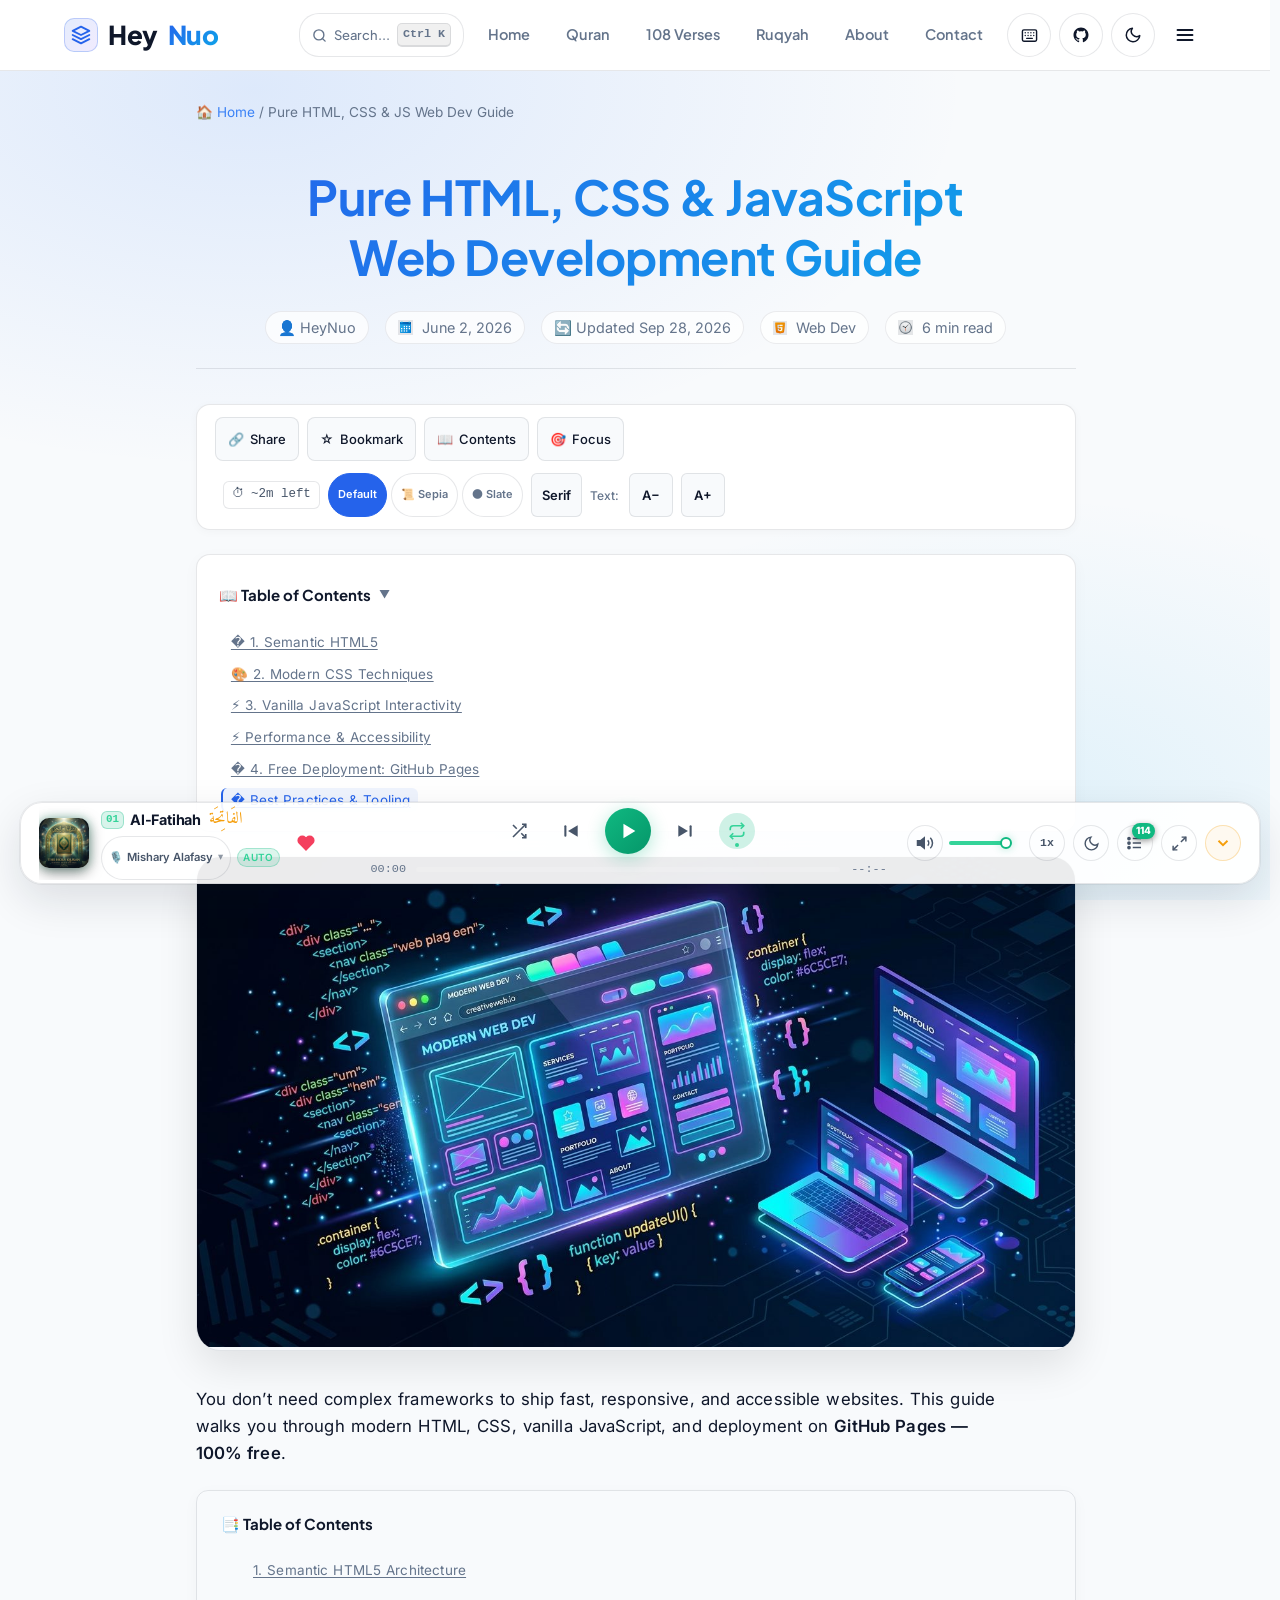
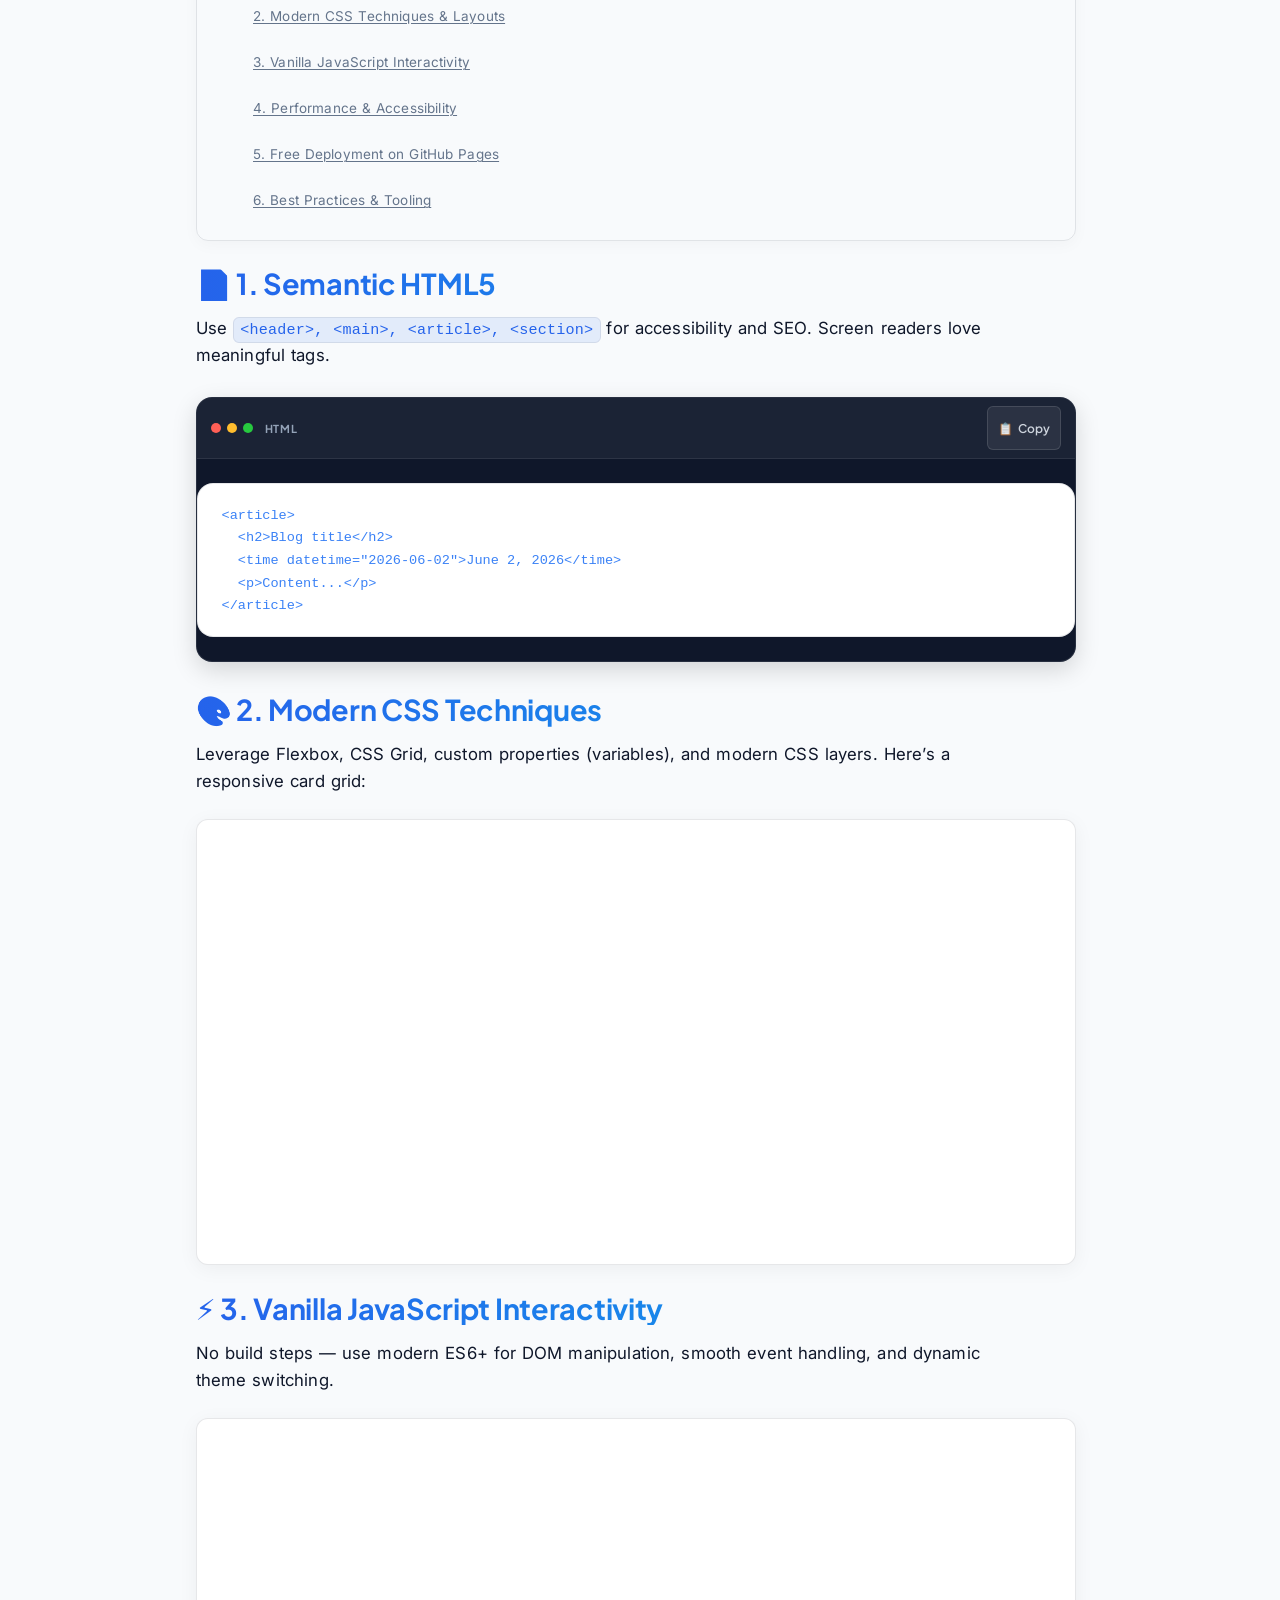
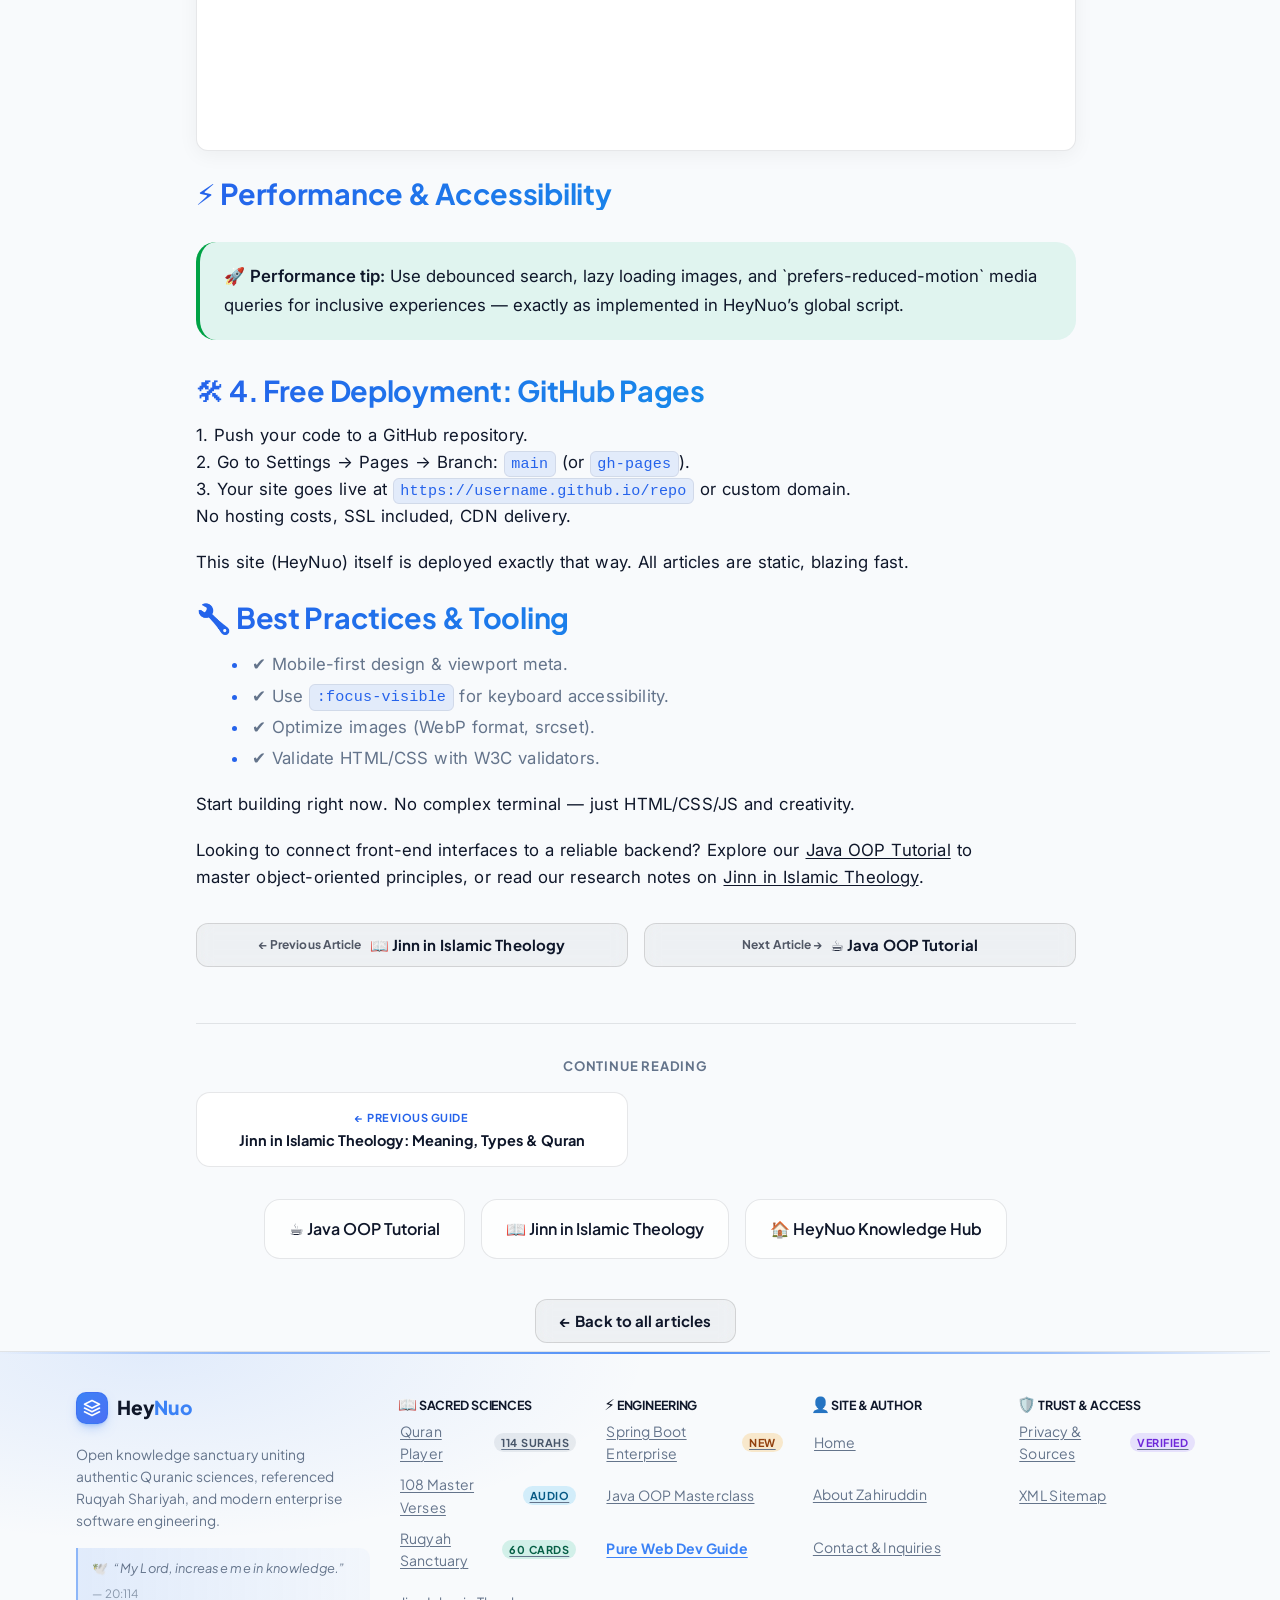
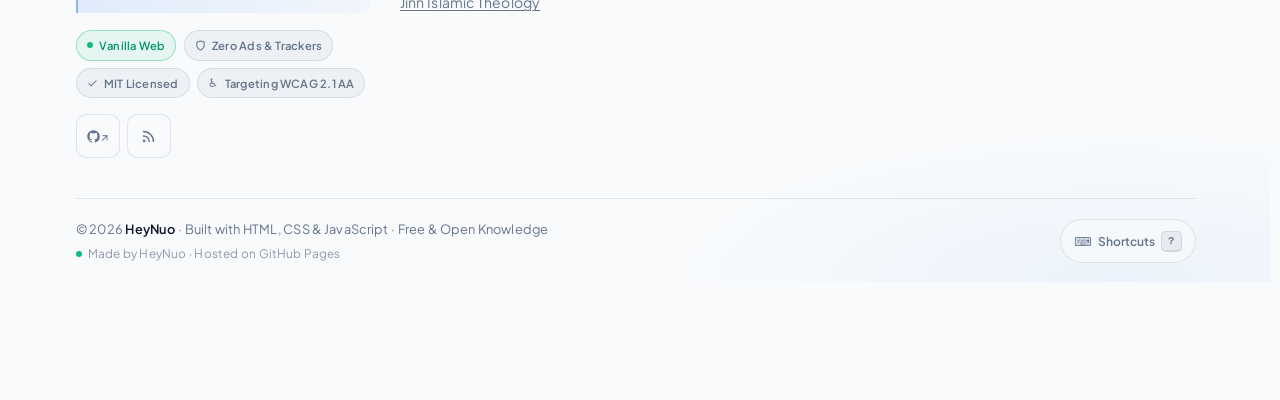
<file: web-dev-guide.html>
﻿<!DOCTYPE html>
<html lang="en" data-theme="light">
<head>
  <meta charset="UTF-8">
  <meta name="viewport" content="width=device-width, initial-scale=1.0, viewport-fit=cover">

  <!-- Theme Initialization: Prevents Flash of Unstyled Content (FOUC) -->
  <script>
    (function () {
      try {
        var savedTheme = localStorage.getItem('heynuo-theme');
        var prefersDark = window.matchMedia && window.matchMedia('(prefers-color-scheme: dark)').matches;
        var theme = savedTheme || (prefersDark ? 'dark' : 'light');
        document.documentElement.setAttribute('data-theme', theme);
        var savedReading = localStorage.getItem('heynuo-reading-theme');
        if (savedReading && savedReading !== 'default') {
          document.documentElement.setAttribute('data-reading-theme', savedReading);
        }
      } catch (e) {
        document.documentElement.setAttribute('data-theme', 'light');
      }
    })();
  </script>
  <meta name="robots" content="index, follow">
  <title>Pure HTML, CSS &amp; JavaScript Web Dev Guide | HeyNuo</title>
  <meta name="description" content="Build a fast, clean website with pure HTML, CSS, and JavaScript. Learn semantic markup, responsive design, performance, and accessibility.">
  <meta name="keywords" content="pure HTML CSS JS website, web dev guide, static site development, vanilla JavaScript, GitHub Pages, responsive CSS, HeyNuo">
  <meta name="author" content="HeyNuo">
  <link rel="canonical" href="https://heynuo.github.io/web-dev-guide.html">
  <meta property="og:title" content="Pure HTML, CSS &amp; JavaScript Web Dev Guide | HeyNuo">
  <meta property="og:description" content="Build a fast, clean website with pure HTML, CSS, and JavaScript. Learn semantic markup, responsive design, performance, and accessibility.">
  <meta property="og:type" content="article">
  <meta property="og:url" content="https://heynuo.github.io/web-dev-guide.html">
  <meta property="og:image" content="https://heynuo.github.io/assets/banners/web-dev.jpg">
  <meta property="og:site_name" content="HeyNuo">
  <meta name="twitter:card" content="summary_large_image">
  <meta name="twitter:title" content="Pure HTML, CSS &amp; JavaScript Web Dev Guide | HeyNuo">
  <meta name="twitter:description" content="Build a fast, clean website with pure HTML, CSS, and JavaScript. Learn semantic markup, responsive design, performance, and accessibility.">
  <meta property="og:image:width" content="1200">
  <meta property="og:image:height" content="630">
  <link rel="icon" type="image/svg+xml" href="data:image/svg+xml,%3Csvg%20xmlns='http://www.w3.org/2000/svg'%20viewBox='0%200%20100%20100'%3E%3Crect%20width='100'%20height='100'%20fill='%232563eb'/%3E%3Ctext%20x='50'%20y='67'%20font-size='50'%20text-anchor='middle'%20fill='white'%20font-weight='bold'%3EHN%3C/text%3E%3C/svg%3E">
  <link rel="manifest" href="manifest.json">
  <link rel="alternate" type="application/rss+xml" title="HeyNuo RSS Feed" href="https://heynuo.github.io/rss.xml">

  <!-- Google Fonts Preconnect & Stylesheet -->
  <link rel="preconnect" href="https://fonts.googleapis.com">
  <link rel="preconnect" href="https://fonts.gstatic.com" crossorigin>
  <link href="https://fonts.googleapis.com/css2?family=Amiri:ital,wght@0,400;0,700;1,400&family=Inter:wght@400;500;600;700&family=Merriweather:ital,wght@0,300;0,400;0,700;1,300&family=Plus+Jakarta+Sans:wght@400;500;600;700;800&display=swap" rel="stylesheet">

  <!-- Shared stylesheet: global styles + article components -->
  <link rel="stylesheet" href="css/heynuo.css">
  <!-- Persistent Quran Auto-Listening Audio Player -->
  <link rel="stylesheet" href="css/quran-player.css">

  <!-- JSON-LD Structured Data -->
  <script type="application/ld+json">
  {
    "@context": "https://schema.org",
    "@type": "BlogPosting",
    "headline": "Pure HTML, CSS & JavaScript Web Development Guide",
    "description": "Build a fast, clean website with pure HTML, CSS, and JavaScript. Learn semantic markup, responsive design, performance, and accessibility.",
    "image": "https://heynuo.github.io/assets/banners/web-dev.jpg",
    "author": {
      "@type": "Person",
      "name": "HeyNuo",
      "url": "https://heynuo.github.io/about.html"
    },
    "publisher": {
      "@type": "Person",
      "name": "HeyNuo"
    },
    "datePublished": "2026-06-02",
    "dateModified": "2026-09-17",
    "mainEntityOfPage": {
      "@type": "WebPage",
      "@id": "https://heynuo.github.io/web-dev-guide.html"
    }
  }
  </script>
</head>
<body>
  <!-- Include once, anywhere after <body> opens (or in <head> with defer) -->
  <script src="assets/js/quran-player.js" defer></script>

  <div class="reading-progress" id="readingProgress" aria-hidden="true"></div>
  <a href="#main-content" class="skip-link">Skip to main content</a>

  <header>
    <nav class="container" aria-label="Main navigation">
      <a href="index.html" class="logo" aria-label="HeyNuo - Return to homepage">
        <span class="logo-mark" aria-hidden="true">
          <svg width="20" height="20" viewBox="0 0 24 24" fill="none" stroke="currentColor" stroke-width="2.2" stroke-linecap="round" stroke-linejoin="round">
            <path d="M12 2L2 7l10 5 10-5-10-5z"></path>
            <path d="M2 17l10 5 10-5"></path>
            <path d="M2 12l10 5 10-5"></path>
          </svg>
        </span>
        Hey<span>Nuo</span>
      </a>

      <div class="nav-right">
        <button type="button" class="nav-search-btn" id="navSearchBtn" aria-label="Search articles and topics (Ctrl+K)" title="Quick Search (Ctrl+K)">
          <span class="nav-search-icon" aria-hidden="true">
            <svg width="15" height="15" viewBox="0 0 24 24" fill="none" stroke="currentColor" stroke-width="2.2" stroke-linecap="round" stroke-linejoin="round"><circle cx="11" cy="11" r="8"></circle><line x1="21" y1="21" x2="16.65" y2="16.65"></line></svg>
          </span>
          <span class="nav-search-text">Search...</span>
          <kbd class="nav-search-kbd">Ctrl K</kbd>
        </button>

        <div class="nav-links" id="nav-links" role="region" aria-label="Site menu">
          <div class="nav-mobile-head">
            <div class="nav-mobile-brand">
              <span class="logo-mark-mini" aria-hidden="true">HN</span>
              <span>Navigation</span>
            </div>
            <button type="button" class="nav-mobile-close" id="navCloseBtn" aria-label="Close navigation menu">✕</button>
          </div>
          <a href="index.html" data-nav="index">Home</a>
          <a href="quran.html" data-nav="quran">Quran</a>
          <a href="quran-verses.html" data-nav="quran-verses">108 Verses</a>
          <a href="ruqyah.html" data-nav="ruqyah">Ruqyah</a>
          <a href="about.html" data-nav="about">About</a>
          <a href="contact.html" data-nav="contact">Contact</a>
        </div>

        <button type="button" class="nav-icon-btn shortcut-help-btn" id="headerShortcutsBtn" aria-label="Keyboard Shortcuts" title="Keyboard Shortcuts (?)">
          <svg width="17" height="17" viewBox="0 0 24 24" fill="none" stroke="currentColor" stroke-width="2" stroke-linecap="round" stroke-linejoin="round" aria-hidden="true">
            <rect x="2" y="4" width="20" height="16" rx="2"></rect>
            <path d="M6 8h.001M10 8h.001M14 8h.001M18 8h.001M6 12h.001M10 12h.001M14 12h.001M18 12h.001M8 16h8"></path>
          </svg>
        </button>

        <a href="https://github.com/heynuo" target="_blank" rel="noopener noreferrer" class="nav-icon-btn" aria-label="GitHub Profile @heynuo" title="GitHub @heynuo">
          <svg width="18" height="18" viewBox="0 0 24 24" fill="currentColor" aria-hidden="true"><path fill-rule="evenodd" clip-rule="evenodd" d="M12 2C6.477 2 2 6.484 2 12.017c0 4.425 2.865 8.18 6.839 9.504.5.092.682-.217.682-.483 0-.237-.008-.868-.013-1.703-2.782.605-3.369-1.343-3.369-1.343-.454-1.158-1.11-1.466-1.11-1.466-.908-.62.069-.608.069-.608 1.003.07 1.53 1.032 1.53 1.032.892 1.53 2.341 1.088 2.91.832.092-.647.35-1.088.636-1.338-2.22-.253-4.555-1.113-4.555-4.951 0-1.093.39-1.988 1.029-2.688-.103-.253-.446-1.272.098-2.65 0 0 .84-.27 2.75 1.026A9.564 9.564 0 0112 6.844c.85.004 1.705.115 2.504.337 1.909-1.296 2.747-1.027 2.747-1.027.546 1.379.202 2.398.1 2.651.64.7 1.028 1.595 1.028 2.688 0 3.848-2.339 4.695-4.566 4.943.359.309.678.92.678 1.855 0 1.338-.012 2.419-.012 2.747 0 .268.18.58.688.482A10.019 10.019 0 0022 12.017C22 6.484 17.522 2 12 2z"></path></svg>
        </a>

        <button class="theme-toggle" id="theme-toggle" aria-label="Toggle light or dark theme" title="Toggle theme (T)">
          <svg class="theme-svg-icon" width="18" height="18" viewBox="0 0 24 24" fill="none" stroke="currentColor" stroke-width="2" stroke-linecap="round" stroke-linejoin="round" aria-hidden="true"><path d="M21 12.79A9 9 0 1 1 11.21 3 7 7 0 0 0 21 12.79z"></path></svg>
        </button>

        <button class="menu-btn" id="menu-btn" aria-label="Toggle navigation menu" aria-controls="nav-links" aria-expanded="false">
          <svg width="20" height="20" viewBox="0 0 24 24" fill="none" stroke="currentColor" stroke-width="2.2" stroke-linecap="round" stroke-linejoin="round" aria-hidden="true"><line x1="3" y1="12" x2="21" y2="12"></line><line x1="3" y1="6" x2="21" y2="6"></line><line x1="3" y1="18" x2="21" y2="18"></line></svg>
        </button>
      </div>
    </nav>
  </header>

  <div class="container">
    <main id="main-content" class="article-enhanced">
      <div class="breadcrumb"><a href="index.html">🏠 Home</a> / <span>Pure HTML, CSS &amp; JS Web Dev Guide</span></div>
      <article>
        <div class="article-header">
          <h1>Pure HTML, CSS &amp; JavaScript Web Development Guide</h1>
          <div class="article-meta">
            <span>👤 HeyNuo</span>
            <span><img src="assets/icons/calendar.png" alt="" class="meta-icon" width="14" height="14" decoding="async" loading="lazy"> June 2, 2026</span>
            <span>🔄 Updated Sep 28, 2026</span>
            <span><img src="assets/icons/html5.png" alt="" class="badge-icon" width="14" height="14" decoding="async" loading="lazy"> Web Dev</span>
            <span><img src="assets/icons/clock.png" alt="" class="meta-icon" width="14" height="14" decoding="async" loading="lazy"> 6 min read</span>
          </div>
        </div>

        <div class="article-hero-banner">
          <img src="assets/banners/web-dev.jpg" alt="Pure HTML, CSS &amp; JavaScript Web Development Guide Banner" width="1200" height="675" fetchpriority="high" decoding="async" loading="lazy">
        </div>
        <div class="prose">
          <p>You don’t need complex frameworks to ship fast, responsive, and accessible websites. This guide walks you through modern HTML, CSS, vanilla JavaScript, and deployment on <strong>GitHub Pages — 100% free</strong>.</p>

          <nav class="article-toc-box" aria-label="Table of contents" style="background: var(--bg-card); border: 1px solid var(--border); border-radius: var(--radius-md); padding: 1.25rem 1.5rem; margin: 1.5rem 0;">
            <div class="toc-title" style="font-weight: 700; margin-bottom: 0.75rem; color: var(--text);">📑 Table of Contents</div>
            <ol class="toc-list" style="margin: 0; padding-left: 1.25rem; display: flex; flex-direction: column; gap: 0.4rem;">
              <li><a href="#semantic-html">1. Semantic HTML5 Architecture</a></li>
              <li><a href="#modern-css">2. Modern CSS Techniques &amp; Layouts</a></li>
              <li><a href="#vanilla-js">3. Vanilla JavaScript Interactivity</a></li>
              <li><a href="#web-performance">4. Performance &amp; Accessibility</a></li>
              <li><a href="#free-hosting">5. Free Deployment on GitHub Pages</a></li>
              <li><a href="#best-practices">6. Best Practices &amp; Tooling</a></li>
            </ol>
          </nav>

          <h2 id="semantic-html">📄 1. Semantic HTML5</h2>
          <p>Use <code>&lt;header&gt;, &lt;main&gt;, &lt;article&gt;, &lt;section&gt;</code> for accessibility and SEO. Screen readers love meaningful tags.</p>
          <pre><code class="language-html">&lt;article&gt;
  &lt;h2&gt;Blog title&lt;/h2&gt;
  &lt;time datetime="2026-06-02"&gt;June 2, 2026&lt;/time&gt;
  &lt;p&gt;Content...&lt;/p&gt;
&lt;/article&gt;</code></pre>

          <h2 id="modern-css">🎨 2. Modern CSS Techniques</h2>
          <p>Leverage Flexbox, CSS Grid, custom properties (variables), and modern CSS layers. Here’s a responsive card grid:</p>
          <div class="code-demo-box">
            <div class="code-demo-header">
              <span>🎨 layout.css</span>
              <div class="code-demo-tabs">
                <button type="button" class="code-demo-tab active" data-view="code">CSS Rules</button>
                <button type="button" class="code-demo-tab" data-view="output">▶ Visual Preview</button>
              </div>
            </div>
            <div class="code-demo-code">
              <pre><code class="language-css">.cards {
  display: grid;
  grid-template-columns: repeat(auto-fit, minmax(240px, 1fr));
  gap: 1.25rem;
}

.demo-card {
  background: var(--card-bg);
  border: 1px solid var(--border);
  border-radius: 12px;
  padding: 18px;
  box-shadow: 0 4px 12px rgba(0, 0, 0, 0.04);
}</code></pre>
            </div>
            <div class="code-demo-output" style="display: none; background: var(--bg); color: var(--text);">
              <div class="code-demo-output-title"><span>👁️ Live Grid Render</span></div>
              <div class="demo-grid" style="display: grid; grid-template-columns: repeat(auto-fit, minmax(130px, 1fr)); gap: 10px; margin-top: 8px;">
                <div class="demo-card" style="padding: 12px; border-radius: 8px; text-align: center; border: 1px solid var(--border); background: var(--card-bg);">⚡ Flexible</div>
                <div class="demo-card" style="padding: 12px; border-radius: 8px; text-align: center; border: 1px solid var(--border); background: var(--card-bg);">📐 CSS Grid</div>
                <div class="demo-card" style="padding: 12px; border-radius: 8px; text-align: center; border: 1px solid var(--border); background: var(--card-bg);">📱 Responsive</div>
              </div>
            </div>
          </div>

          <h2 id="vanilla-js">⚡ 3. Vanilla JavaScript Interactivity</h2>
          <p>No build steps — use modern ES6+ for DOM manipulation, smooth event handling, and dynamic theme switching.</p>
          <div class="code-demo-box">
            <div class="code-demo-header">
              <span>⚡ app.js</span>
              <div class="code-demo-tabs">
                <button type="button" class="code-demo-tab active" data-view="code">JavaScript Code</button>
                <button type="button" class="code-demo-tab" data-view="output">▶ Console Output</button>
              </div>
            </div>
            <div class="code-demo-code">
              <pre><code class="language-javascript">const toggleBtn = document.querySelector('#theme-toggle');

toggleBtn?.addEventListener('click', () => {
  const current = document.documentElement.getAttribute('data-theme') || 'light';
  const next = current === 'dark' ? 'light' : 'dark';
  document.documentElement.setAttribute('data-theme', next);
  console.log(`[ThemeEngine]: Switched to ${next} mode seamlessly.`);
});</code></pre>
            </div>
            <div class="code-demo-output" style="display: none;">
              <div class="code-demo-output-title"><span>⚡ Browser Console Output</span></div>
[Event Attached]: #theme-toggle listener active
> Click event dispatched
[ThemeEngine]: Switched to dark mode seamlessly.
[Storage]: Cached 'heynuo-theme' -> 'dark' in localStorage.
            </div>
          </div>

          <h2 id="web-performance">⚡ Performance &amp; Accessibility</h2>
          <div class="info-card success">
            🚀 <strong>Performance tip:</strong> Use debounced search, lazy loading images, and `prefers-reduced-motion` media queries for inclusive experiences — exactly as implemented in HeyNuo’s global script.
          </div>

          <h2 id="free-hosting">🛠 4. Free Deployment: GitHub Pages</h2>
          <p>1. Push your code to a GitHub repository.<br>
             2. Go to Settings → Pages → Branch: <code>main</code> (or <code>gh-pages</code>).<br>
             3. Your site goes live at <code>https://username.github.io/repo</code> or custom domain.<br>
             No hosting costs, SSL included, CDN delivery.</p>
          <p>This site (HeyNuo) itself is deployed exactly that way. All articles are static, blazing fast.</p>

          <h2 id="best-practices">🔧 Best Practices &amp; Tooling</h2>
          <ul>
            <li>✔️ Mobile-first design & viewport meta.</li>
            <li>✔️ Use <code>:focus-visible</code> for keyboard accessibility.</li>
            <li>✔️ Optimize images (WebP format, srcset).</li>
            <li>✔️ Validate HTML/CSS with W3C validators.</li>
          </ul>
          <p>Start building right now. No complex terminal — just HTML/CSS/JS and creativity.</p>
          <p>Looking to connect front-end interfaces to a reliable backend? Explore our <a href="java-oop.html">Java OOP Tutorial</a> to master object-oriented principles, or read our research notes on <a href="jinn-islamic-theology.html">Jinn in Islamic Theology</a>.</p>
        </div>

        <!-- Next / Previous Article Navigation -->
        <nav class="article-pagination-nav" aria-label="Article navigation" style="display: flex; justify-content: space-between; gap: 1rem; margin: 2rem 0; flex-wrap: wrap;">
          <a href="jinn-islamic-theology.html" class="btn btn-secondary" style="flex: 1; text-align: left; text-decoration: none;">
            <small style="display: block; opacity: 0.7;">← Previous Article</small>
            <span>📖 Jinn in Islamic Theology</span>
          </a>
          <a href="java-oop.html" class="btn btn-secondary" style="flex: 1; text-align: right; text-decoration: none;">
            <small style="display: block; opacity: 0.7;">Next Article →</small>
            <span>☕ Java OOP Tutorial</span>
          </a>
        </nav>

        <div class="related-links">
          <a href="java-oop.html" class="related-card">☕ Java OOP Tutorial</a>
          <a href="jinn-islamic-theology.html" class="related-card">📖 Jinn in Islamic Theology</a>
          <a href="index.html" class="related-card">🏠 HeyNuo Knowledge Hub</a>
        </div>
        <div style="margin-top: 2.5rem; text-align: center;">
          <a href="index.html#articles" class="btn btn-secondary">← Back to all articles</a>
        </div>
      </article>
    </main>

    <footer>
      <div class="footer-container">
        <!-- Main 5-Column Grid -->
        <div class="footer-grid">
          <!-- Column 1: HeyNuo Brand & About -->
          <div class="footer-col footer-col-brand">
            <a href="index.html" class="footer-brand-logo" aria-label="HeyNuo Homepage">
              <span class="logo-mark" aria-hidden="true">
                <svg width="18" height="18" viewBox="0 0 24 24" fill="none" stroke="currentColor" stroke-width="2.2" stroke-linecap="round" stroke-linejoin="round">
                  <path d="M12 2L2 7l10 5 10-5-10-5z"></path>
                  <path d="M2 17l10 5 10-5"></path>
                  <path d="M2 12l10 5 10-5"></path>
                </svg>
              </span>
              <span class="footer-logo-name">Hey<span>Nuo</span></span>
            </a>
            <p class="footer-brand-desc">
              Open knowledge sanctuary uniting authentic Quranic sciences, referenced Ruqyah Shariyah, and modern enterprise software engineering.
            </p>
            <p class="footer-brand-motto">
              <span class="motto-icon" aria-hidden="true">🕊️</span>
              <span>“My Lord, increase me in knowledge.”</span>
              <cite>— 20:114</cite>
            </p>
            <div class="footer-badges-grid">
              <span class="footer-badge badge-vanilla">
                <span class="badge-beacon" aria-hidden="true"></span>
                <span>Vanilla Web</span>
              </span>
              <span class="footer-badge">
                <svg width="11" height="11" viewBox="0 0 24 24" fill="none" stroke="currentColor" stroke-width="2.2" stroke-linecap="round" stroke-linejoin="round" aria-hidden="true"><path d="M12 22s8-4 8-10V5l-8-3-8 3v7c0 6 8 10 8 10z"></path></svg>
                <span>Zero Ads &amp; Trackers</span>
              </span>
              <span class="footer-badge">
                <svg width="11" height="11" viewBox="0 0 24 24" fill="none" stroke="currentColor" stroke-width="2.2" stroke-linecap="round" stroke-linejoin="round" aria-hidden="true"><polyline points="20 6 9 17 4 12"></polyline></svg>
                <span>MIT Licensed</span>
              </span>
              <span class="footer-badge">
                <span class="badge-icon-txt" aria-hidden="true">♿</span>
                <span>Targeting WCAG 2.1 AA</span>
              </span>
            </div>
            <nav class="footer-social-row" aria-label="Connect and follow">
              <a href="https://github.com/heynuo" target="_blank" rel="noopener noreferrer"
                 class="footer-social-link" aria-label="GitHub @heynuo" title="GitHub">
                <svg width="15" height="15" viewBox="0 0 24 24" fill="currentColor" aria-hidden="true"><path fill-rule="evenodd" clip-rule="evenodd" d="M12 2C6.477 2 2 6.484 2 12.017c0 4.425 2.865 8.18 6.839 9.504.5.092.682-.217.682-.483 0-.237-.008-.868-.013-1.703-2.782.605-3.369-1.343-3.369-1.343-.454-1.158-1.11-1.466-1.11-1.466-.908-.62.069-.608.069-.608 1.003.07 1.53 1.032 1.53 1.032.892 1.53 2.341 1.088 2.91.832.092-.647.35-1.088.636-1.338-2.22-.253-4.555-1.113-4.555-4.951 0-1.093.39-1.988 1.029-2.688-.103-.253-.446-1.272.098-2.65 0 0 .84-.27 2.75 1.026A9.564 9.564 0 0112 6.844c.85.004 1.705.115 2.504.337 1.909-1.296 2.747-1.027 2.747-1.027.546 1.379.202 2.398.1 2.651.64.7 1.028 1.595 1.028 2.688 0 3.848-2.339 4.695-4.566 4.943.359.309.678.92.678 1.855 0 1.338-.012 2.419-.012 2.747 0 .268.18.58.688.482A10.019 10.019 0 0022 12.017C22 6.484 17.522 2 12 2z"/></svg>
              </a>
              <a href="rss.xml" class="footer-social-link" aria-label="RSS Feed" title="RSS">
                <svg width="15" height="15" viewBox="0 0 24 24" fill="none" stroke="currentColor" stroke-width="2.4" stroke-linecap="round" stroke-linejoin="round" aria-hidden="true"><path d="M4 11a9 9 0 0 1 9 9"/><path d="M4 4a16 16 0 0 1 16 16"/><circle cx="5" cy="19" r="1"/></svg>
              </a>
            </nav>
          </div>

          <!-- Column 2: Sacred Sciences -->
          <div class="footer-col">
            <h2 class="footer-heading">
              <span class="footer-heading-icon" aria-hidden="true">📖</span>
              <span>Sacred Sciences</span>
            </h2>
            <ul class="footer-nav-list">
              <li>
                <a href="quran.html" data-nav="quran">
                  <span>Quran Player</span>
                  <span class="footer-pill-tag">114 Surahs</span>
                </a>
              </li>
              <li>
                <a href="quran-verses.html" data-nav="quran-verses">
                  <span>108 Master Verses</span>
                  <span class="footer-pill-tag audio-tag">Audio</span>
                </a>
              </li>
              <li>
                <a href="ruqyah.html" data-nav="ruqyah">
                  <span>Ruqyah Sanctuary</span>
                  <span class="footer-pill-tag shifa-tag">60 Cards</span>
                </a>
              </li>
              <li>
                <a href="jinn-islamic-theology.html" data-nav="jinn-islamic-theology">
                  <span>Jinn Islamic Theology</span>
                </a>
              </li>
            </ul>
          </div>

          <!-- Column 3: Engineering -->
          <div class="footer-col">
            <h2 class="footer-heading">
              <span class="footer-heading-icon" aria-hidden="true">⚡</span>
              <span>Engineering</span>
            </h2>
            <ul class="footer-nav-list">
              <li>
                <a href="spring-boot-architecture.html" data-nav="spring-boot-architecture">
                  <span>Spring Boot Enterprise</span>
                  <span class="footer-pill-tag new-tag">New</span>
                </a>
              </li>
              <li>
                <a href="java-oop.html" data-nav="java-oop">
                  <span>Java OOP Masterclass</span>
                </a>
              </li>
              <li>
                <a href="web-dev-guide.html" class="active" aria-current="page">
                  <span>Pure Web Dev Guide</span>
                </a>
              </li>
            </ul>
          </div>

          <!-- Column 4: Site & Author -->
          <div class="footer-col">
            <h2 class="footer-heading">
              <span class="footer-heading-icon" aria-hidden="true">👤</span>
              <span>Site &amp; Author</span>
            </h2>
            <ul class="footer-nav-list">
              <li>
                <a href="index.html" data-nav="index">Home</a>
              </li>
              <li>
                <a href="about.html" data-nav="about">
                  <span>About Zahiruddin</span>
                </a>
              </li>
              <li>
                <a href="contact.html" data-nav="contact">
                  <span>Contact &amp; Inquiries</span>
                </a>
              </li>
              
            </ul>
          </div>

          <!-- Column 5: Trust & Access -->
          <div class="footer-col">
            <h2 class="footer-heading">
              <span class="footer-heading-icon" aria-hidden="true">🛡️</span>
              <span>Trust &amp; Access</span>
            </h2>
            <ul class="footer-nav-list">
              <li>
                <a href="privacy.html" data-nav="privacy">
                  <span>Privacy &amp; Sources</span>
                  <span class="footer-pill-tag trust-tag">Verified</span>
                </a>
              </li>
              
              <li>
                <a href="sitemap.xml">
                  <span>XML Sitemap</span>
                </a>
              </li>
            </ul>
          </div>
        </div>

        <!-- Bottom Footer Bar -->
        <div class="footer-bottom">
          <div class="footer-meta-block">
            <p class="footer-copy">© <time class="footer-year" datetime="2026" data-footer-year>2026</time> <strong>HeyNuo</strong> · Built with HTML, CSS &amp; JavaScript · Free &amp; Open Knowledge</p>
            <p class="footer-attribution">Made by HeyNuo · Hosted on GitHub Pages</p>
          </div>

          <div class="footer-controls">
            <button type="button" class="footer-ctrl-btn shortcut-help-btn" id="shortcutHelpBtn" title="View keyboard shortcuts (?)">
              <span aria-hidden="true">⌨️</span>
              <span>Shortcuts</span>
              <kbd class="footer-kbd">?</kbd>
            </button>
          </div>
        </div>
      </div>
    </footer>
  </div>

  <div id="toastContainer" class="toast-container" aria-live="polite"></div>

  <!-- Keyboard Shortcuts Modal (WCAG 2.1.4 compliant) -->
  <div class="shortcuts-modal-backdrop" id="shortcutsModal" aria-hidden="true" role="dialog" aria-modal="true" aria-labelledby="shortcutsTitle">
    <div class="shortcuts-modal">
      <div class="shortcuts-header">
        <div class="shortcuts-title-wrap">
          <span class="shortcuts-header-icon" aria-hidden="true">⌨️</span>
          <div>
            <h3 id="shortcutsTitle">Keyboard Shortcuts</h3>
            <p class="shortcuts-subtitle">Productivity hotkeys &amp; audio player controls</p>
          </div>
        </div>
        <button type="button" class="announcement-close" id="shortcutsClose" aria-label="Close shortcuts dialog">✕</button>
      </div>

      <div class="shortcuts-toggle-row">
        <label for="toggleSingleShortcuts" class="shortcuts-toggle-label">
          <span>Enable Single-Key Shortcuts (<kbd>T</kbd>, <kbd>H</kbd>, <kbd>A</kbd>, <kbd>C</kbd>, <kbd>?</kbd>, <kbd>Space</kbd>)</span>
          <small>Disable if you use voice dictation or assistive technology (WCAG 2.1.4)</small>
        </label>
        <input type="checkbox" id="toggleSingleShortcuts" class="shortcuts-checkbox" checked>
      </div>

      <div class="shortcuts-body-scroll">
        <!-- Section 1: Navigation & System -->
        <div class="shortcuts-group">
          <h4 class="shortcuts-group-title">
            <span class="group-icon" aria-hidden="true">🌐</span> Navigation &amp; Commands
          </h4>
          <div class="shortcuts-list">
            <div class="shortcut-row">
              <span class="shortcut-desc">Search &amp; Command Palette</span>
              <span class="shortcut-keys"><kbd class="shortcut-key">Ctrl + K</kbd> <span class="shortcut-or">or</span> <kbd class="shortcut-key">/</kbd></span>
            </div>
            <div class="shortcut-row">
              <span class="shortcut-desc">Go to Home Dashboard</span>
              <span class="shortcut-keys"><kbd class="shortcut-key">H</kbd></span>
            </div>
            <div class="shortcut-row">
              <span class="shortcut-desc">Go to About Page</span>
              <span class="shortcut-keys"><kbd class="shortcut-key">A</kbd></span>
            </div>
            <div class="shortcut-row">
              <span class="shortcut-desc">Go to Contact</span>
              <span class="shortcut-keys"><kbd class="shortcut-key">C</kbd></span>
            </div>
            <div class="shortcut-row">
              <span class="shortcut-desc">View This Shortcuts Modal</span>
              <span class="shortcut-keys"><kbd class="shortcut-key">?</kbd></span>
            </div>
            <div class="shortcut-row">
              <span class="shortcut-desc">Close Any Dialog or Menu</span>
              <span class="shortcut-keys"><kbd class="shortcut-key">Esc</kbd></span>
            </div>
          </div>
        </div>

        <!-- Section 2: Themes & Comfort -->
        <div class="shortcuts-group">
          <h4 class="shortcuts-group-title">
            <span class="group-icon" aria-hidden="true">🎨</span> Display &amp; Reading Modes
          </h4>
          <div class="shortcuts-list">
            <div class="shortcut-row">
              <span class="shortcut-desc">Toggle Dark / Light Theme</span>
              <span class="shortcut-keys"><kbd class="shortcut-key">T</kbd></span>
            </div>
            <div class="shortcut-row">
              <span class="shortcut-desc">Sepia Comfort / Slate Night Mode</span>
              <span class="shortcut-keys"><kbd class="shortcut-key">Palette / Menu</kbd></span>
            </div>
          </div>
        </div>

        <!-- Section 3: Audio & Quran Player -->
        <div class="shortcuts-group">
          <h4 class="shortcuts-group-title">
            <span class="group-icon" aria-hidden="true">🎧</span> Quran &amp; Media Player
          </h4>
          <div class="shortcuts-list">
            <div class="shortcut-row">
              <span class="shortcut-desc">Quran Play / Pause</span>
              <span class="shortcut-keys"><kbd class="shortcut-key">Space</kbd></span>
            </div>
            <div class="shortcut-row">
              <span class="shortcut-desc">Next / Previous Surah</span>
              <span class="shortcut-keys"><kbd class="shortcut-key">→</kbd> <span class="shortcut-or">/</span> <kbd class="shortcut-key">←</kbd></span>
            </div>
            <div class="shortcut-row">
              <span class="shortcut-desc">Surah Playlist Queue</span>
              <span class="shortcut-keys"><kbd class="shortcut-key">Q</kbd></span>
            </div>
            <div class="shortcut-row">
              <span class="shortcut-desc">Fullscreen Player Modal</span>
              <span class="shortcut-keys"><kbd class="shortcut-key">F</kbd></span>
            </div>
            <div class="shortcut-row">
              <span class="shortcut-desc">Minimize / Restore Player</span>
              <span class="shortcut-keys"><kbd class="shortcut-key">V</kbd></span>
            </div>
          </div>
        </div>
      </div>

      <div class="shortcuts-footer">
        <span class="shortcuts-footer-hint">💡 Press <kbd class="shortcut-key-inline">Esc</kbd> or click outside to dismiss</span>
      </div>
    </div>
  </div>
  <script src="buttons.js" defer></script>
  <script src="js/script.js" defer></script>
</body>
</html>
</file>
<file: css/home.css>
/* =========================================================
   HeyNuo – Modern Home Page Styles (home.css)
   Next-Gen UI/UX · Dot Matrix · Spotlight · Glassmorphism
   ========================================================= */

@layer base {
  /* =========================================================
     0. HOME-SCOPED DESIGN TOKENS
     ========================================================= */
  :root {
    --home-primary-glow:      rgba(37, 99, 235, 0.18);
    --home-secondary-glow:    rgba(6, 182, 212, 0.14);
    --home-card-bg:           rgba(255, 255, 255, 0.85);
    --home-card-border:       rgba(0, 0, 0, 0.08);
    --home-card-border-hover: rgba(37, 99, 235, 0.38);
    --home-glass-highlight:   inset 0 1px 0 rgba(255, 255, 255, 0.88);
    --home-dot-color:         rgba(37, 99, 235, 0.11);

    --home-card-shadow:
      0 1px 2px rgba(0, 0, 0, 0.04),
      0 8px 24px -4px rgba(15, 23, 42, 0.06),
      0 24px 48px -12px rgba(15, 23, 42, 0.08);

    --home-radius-sm: 14px;
    --home-radius-md: 20px;
    --home-radius-lg: 28px;
    --home-radius-xl: 36px;

    --home-ease-pop: cubic-bezier(0.34, 1.56, 0.64, 1);
    --home-ease-out: cubic-bezier(0.16, 1, 0.3, 1);

    --home-focus-ring: 0 0 0 3px rgba(37, 99, 235, 0.35);
  }

  [data-theme="dark"] {
    --home-primary-glow:      rgba(59, 130, 246, 0.25);
    --home-secondary-glow:    rgba(56, 189, 248, 0.16);
    --home-card-bg:           rgba(17, 24, 39, 0.82);
    --home-card-border:       rgba(255, 255, 255, 0.08);
    --home-card-border-hover: rgba(59, 130, 246, 0.48);
    --home-glass-highlight:   inset 0 1px 0 rgba(255, 255, 255, 0.12);
    --home-dot-color:         rgba(56, 189, 248, 0.13);

    --home-card-shadow:
      0 1px 3px rgba(0, 0, 0, 0.45),
      0 12px 28px -6px rgba(0, 0, 0, 0.55),
      0 28px 60px -12px rgba(0, 0, 0, 0.72);

    --home-focus-ring: 0 0 0 3px rgba(96, 165, 250, 0.45);
  }
}

@layer components {
  /* =========================================================
     UNIVERSAL FOCUS VISIBILITY (Home page interactive controls)
     ========================================================= */
.quick-topic-pill:focus-visible,
.filter-btn:focus-visible,
.tag-pill:focus-visible,
.sampler-chip:focus-visible,
.preview-mode-tab:focus-visible,
.featured-topic-pill:focus-visible,
.search-suggest-chip:focus-visible,
.card-preview-btn:focus-visible,
.card-bookmark-btn:focus-visible,
.card-share-btn:focus-visible,
.sampler-tool-btn:focus-visible,
.sampler-ctrl-btn:focus-visible,
.sampler-play-btn:focus-visible,
.project-btn:focus-visible,
.featured-share-btn:focus-visible,
.btn:focus-visible,
.dispatch-input:focus-visible,
.search-box:focus-visible {
  outline: none;
  box-shadow: var(--home-focus-ring);
}

/* =========================================================
   1. TOP ANNOUNCEMENT BANNER
   ========================================================= */
.announcement-banner {
  background: var(--glass-bg, rgba(255, 255, 255, 0.75));
  border-bottom: 1px solid rgba(37, 99, 235, 0.2);
  position: relative;
  z-index: 100;
  box-shadow: 0 4px 14px rgba(0, 0, 0, 0.02);
  transition: transform 0.4s var(--home-ease-out), opacity 0.4s ease;
}

.announcement-banner.is-hidden {
  display: none;
}

[data-theme="dark"] .announcement-banner {
  background: rgba(15, 23, 42, 0.78);
  border-bottom-color: rgba(59, 130, 246, 0.25);
}

.announcement-inner {
  display: flex;
  align-items: center;
  justify-content: center;
  gap: 12px;
  padding: 10px 20px;
  font-size: 0.88rem;
  color: var(--text);
  flex-wrap: wrap;
}

.announcement-pill {
  background: linear-gradient(135deg, #2563eb, #0891b2);
  color: #ffffff;
  padding: 3px 10px;
  border-radius: 999px;
  font-size: 0.72rem;
  font-weight: 800;
  letter-spacing: 0.06em;
  text-transform: uppercase;
  box-shadow: 0 2px 8px rgba(37, 99, 235, 0.3);
}

.announcement-message { font-weight: 500; color: var(--text); }

.announcement-cta {
  color: var(--primary);
  font-weight: 700;
  text-decoration: none;
  display: inline-flex;
  align-items: center;
  gap: 4px;
  transition: gap 0.2s ease, color 0.2s ease;
}

.announcement-cta:hover {
  gap: 8px;
  text-decoration: underline;
  color: var(--secondary);
}

.announcement-close {
  background: none;
  border: none;
  color: var(--muted);
  cursor: pointer;
  padding: 4px 8px;
  border-radius: 6px;
  transition: color 0.2s ease, transform 0.25s var(--home-ease-pop);
  font-size: 0.9rem;
  line-height: 1;
}

.announcement-close:hover { color: var(--text); transform: rotate(90deg); }

/* =========================================================
   2. SHARED UTILITY ICONS
   ========================================================= */
.inline-title-icon {
  display: inline-block;
  vertical-align: middle;
  flex-shrink: 0;
}

.badge-icon,
.meta-icon,
.btn-icon,
.footer-icon {
  display: inline-block;
  vertical-align: middle;
  flex-shrink: 0;
}

.meta-icon { opacity: 0.75; }

/* =========================================================
   3. HERO SECTION
   ========================================================= */
.hero {
  position: relative;
  overflow: hidden;
  padding: 56px 44px 44px;
  border-radius: var(--home-radius-xl);
  border: 1px solid var(--border);
  background: radial-gradient(
    circle at 50% -10%,
    var(--home-primary-glow) 0%,
    rgba(6, 182, 212, 0.05) 45%,
    var(--home-card-bg) 85%
  );
  box-shadow:
    0 20px 50px -15px rgba(15, 23, 42, 0.06),
    var(--home-glass-highlight);
  margin-bottom: 52px;
  isolation: isolate;
}

.hero::before {
  content: '';
  position: absolute;
  inset: 0;
  background-image: radial-gradient(var(--home-dot-color) 1.25px, transparent 1.25px);
  background-size: 24px 24px;
  mask-image: radial-gradient(ellipse 70% 55% at 50% 45%, black 25%, transparent 80%);
  -webkit-mask-image: radial-gradient(ellipse 70% 55% at 50% 45%, black 25%, transparent 80%);
  pointer-events: none;
  z-index: 0;
}

.hero-particles-canvas {
  position: absolute;
  inset: 0;
  width: 100%;
  height: 100%;
  pointer-events: none;
  z-index: 0;
  opacity: 0.45;
}

.hero-ambient-glow {
  position: absolute;
  top: 40%;
  right: 10%;
  width: 520px;
  height: 520px;
  background: radial-gradient(circle,
    rgba(37, 99, 235, 0.2) 0%,
    rgba(8, 145, 178, 0.13) 40%,
    rgba(139, 92, 246, 0.08) 70%,
    transparent 80%);
  border-radius: 50%;
  pointer-events: none;
  z-index: 0;
  filter: none;
  animation: none;
  will-change: auto;
}

[data-theme="dark"] .hero-ambient-glow {
  background: radial-gradient(circle,
    rgba(59, 130, 246, 0.3) 0%,
    rgba(56, 189, 248, 0.2) 45%,
    rgba(168, 85, 247, 0.12) 75%,
    transparent 85%);
}

@keyframes ambientFloat {
  0%   { transform: translateY(-50%) scale(0.94) rotate(0deg); }
  100% { transform: translateY(-46%) scale(1.08) rotate(12deg); }
}

.hero-grid {
  display: grid;
  grid-template-columns: 1.18fr 0.92fr;
  gap: 40px;
  align-items: center;
  position: relative;
  z-index: 1;
}

.hero-content { min-width: 0; }
.hero-visual-col { min-width: 0; }

/* --- Hero Badge --- */
.hero-badge {
  display: inline-flex;
  align-items: center;
  gap: 10px;
  background: var(--glass-bg, rgba(255, 255, 255, 0.75));
  border: 1px solid var(--border);
  color: var(--primary);
  padding: 8px 20px;
  border-radius: 999px;
  font-size: 0.86rem;
  font-weight: 600;
  letter-spacing: 0.02em;
  margin-bottom: 20px;
  backdrop-filter: blur(14px);
  -webkit-backdrop-filter: blur(14px);
  box-shadow: 0 4px 14px rgba(0, 0, 0, 0.03), var(--home-glass-highlight);
  transition: transform 0.25s var(--home-ease-pop),
              border-color 0.25s ease,
              box-shadow 0.25s ease;
}

.hero-badge:hover {
  transform: translateY(-2px);
  border-color: var(--primary);
  box-shadow: 0 8px 22px rgba(37, 99, 235, 0.18), var(--home-glass-highlight);
}

.hero-badge-dot {
  width: 9px;
  height: 9px;
  border-radius: 50%;
  background: #10b981;
  position: relative;
  box-shadow: 0 0 8px rgba(16, 185, 129, 0.7);
  flex-shrink: 0;
}

.hero-badge-dot::before,
.hero-badge-dot::after {
  content: '';
  position: absolute;
  inset: -3px;
  border-radius: 50%;
  border: 2px solid rgba(16, 185, 129, 0.7);
  animation: radar-wave 2.2s cubic-bezier(0.22, 1, 0.36, 1) infinite;
}

.hero-badge-dot::after { animation-delay: 1.1s; }

@keyframes radar-wave {
  0%   { transform: scale(0.6); opacity: 1; }
  100% { transform: scale(2.4); opacity: 0; }
}

/* --- Typing Rotator --- */
.hero-typing-wrapper {
  display: inline-flex;
  align-items: center;
  gap: 8px;
  font-size: 0.94rem;
  color: var(--muted);
  font-weight: 500;
  margin-bottom: 14px;
  background: var(--primary-subtle, rgba(37, 99, 235, 0.07));
  padding: 6px 16px;
  border-radius: 999px;
  border: 1px solid rgba(37, 99, 235, 0.18);
  backdrop-filter: blur(8px);
  -webkit-backdrop-filter: blur(8px);
  max-width: 100%;
  flex-wrap: wrap;
}

.hero-rotator {
  display: inline-block;
  min-width: 28ch;
  min-height: 1.4em;
  color: var(--primary);
  font-weight: 700;
  font-family: var(--font-display, 'Plus Jakarta Sans', sans-serif);
}

.typing-cursor {
  color: var(--primary);
  font-weight: 800;
  animation: cursorBlink 0.9s steps(2) infinite;
}

@keyframes cursorBlink {
  0%, 100% { opacity: 1; }
  50%      { opacity: 0; }
}

/* --- Hero Title --- */
.hero h1 {
  font-family: var(--font-display, 'Plus Jakarta Sans', sans-serif);
  font-size: clamp(2.4rem, 5vw, 3.6rem);
  font-weight: 800;
  line-height: 1.15;
  color: var(--text);
  margin-bottom: 18px;
  letter-spacing: -0.035em;
  text-wrap: balance;
}

.hero h1 span {
  background: linear-gradient(135deg, #2563eb 0%, #0891b2 32%, #7c3aed 65%, #2563eb 100%);
  background-size: 250% auto;
  -webkit-background-clip: text;
  -webkit-text-fill-color: transparent;
  background-clip: text;
  display: inline-block;
}

[data-theme="dark"] .hero h1 span {
  background: linear-gradient(135deg, #60a5fa 0%, #38bdf8 30%, #c084fc 60%, #60a5fa 100%);
  background-size: 250% auto;
  -webkit-background-clip: text;
  background-clip: text;
  -webkit-text-fill-color: transparent;
  filter: drop-shadow(0 2px 14px rgba(96, 165, 250, 0.3));
}

@keyframes text-shimmer {
  0%   { background-position: 0% center; }
  50%  { background-position: 100% center; }
  100% { background-position: 0% center; }
}

.hero p {
  font-size: clamp(1.05rem, 2vw, 1.2rem);
  line-height: 1.7;
  color: var(--muted);
  max-width: 620px;
  margin-bottom: 24px;
}

/* --- Quick Topic Pills --- */
.hero-quick-topics {
  display: flex;
  align-items: center;
  flex-wrap: wrap;
  gap: 7px;
  margin-bottom: 26px;
}

.quick-topics-label {
  font-size: 0.78rem;
  font-weight: 700;
  text-transform: uppercase;
  letter-spacing: 0.06em;
  color: var(--muted);
  margin-right: 3px;
  flex-shrink: 0;
}

.quick-topic-pill {
  display: inline-flex;
  align-items: center;
  gap: 5px;
  background: var(--card-bg);
  border: 1px solid var(--border);
  color: var(--text);
  padding: 5px 12px;
  border-radius: 999px;
  font-size: 0.82rem;
  font-weight: 600;
  cursor: pointer;
  box-shadow: 0 2px 6px rgba(0, 0, 0, 0.02);
  transition: all 0.25s var(--home-ease-pop);
  user-select: none;
  white-space: nowrap;
}

.quick-topic-pill img { transition: transform 0.2s ease; }

.quick-topic-pill:hover {
  border-color: var(--primary);
  color: var(--primary);
  transform: translateY(-2px);
  box-shadow: 0 6px 16px -2px rgba(37, 99, 235, 0.2);
}

.quick-topic-pill:hover img { transform: scale(1.2) rotate(-5deg); }

.quick-topic-pill.active {
  background: linear-gradient(135deg, #2563eb 0%, #0891b2 100%);
  border-color: transparent;
  color: #ffffff;
  box-shadow: 0 8px 22px -3px rgba(37, 99, 235, 0.42);
  transform: translateY(-2px) scale(1.02);
  animation: pill-pop 0.3s var(--home-ease-pop);
}

.quick-topic-count {
  display: inline-flex;
  align-items: center;
  justify-content: center;
  width: 19px;
  height: 19px;
  border-radius: 50%;
  font-size: 0.72rem;
  font-weight: 700;
  background: rgba(0, 0, 0, 0.06);
  color: inherit;
}

.quick-topic-pill.active .quick-topic-count {
  background: rgba(255, 255, 255, 0.25);
  color: #ffffff;
}

@keyframes pill-pop {
  0%   { transform: scale(0.94); }
  50%  { transform: scale(1.06); }
  100% { transform: scale(1.02); }
}

/* --- Hero Buttons --- */
.hero-buttons {
  display: flex;
  align-items: center;
  gap: 14px;
  flex-wrap: wrap;
}

.hero-buttons .btn {
  min-height: 52px;
  padding: 16px 28px;
  border-radius: 14px;
  gap: 10px;
  font-weight: 700;
  letter-spacing: 0.01em;
  transition: transform 180ms var(--home-ease-out),
    box-shadow 180ms var(--home-ease-out),
    background-color 180ms ease,
    border-color 180ms ease,
    color 180ms ease;
}

.btn-primary {
  position: relative;
  overflow: hidden;
  background: linear-gradient(120deg, #1d4ed8 0%, #2563eb 54%, #0891b2 100%);
  border-color: rgba(255, 255, 255, 0.28);
  box-shadow: 0 8px 20px -5px rgba(37, 99, 235, 0.42),
    inset 0 1px 0 rgba(255, 255, 255, 0.22);
  color: #ffffff;
}

.btn-primary:hover {
  transform: translateY(-3px);
  box-shadow: 0 14px 30px -7px rgba(37, 99, 235, 0.58),
    inset 0 1px 0 rgba(255, 255, 255, 0.3);
}

.btn-secondary {
  background: var(--glass-bg, rgba(255, 255, 255, 0.7));
  border: 1px solid color-mix(in srgb, var(--border) 78%, var(--primary));
  box-shadow: 0 2px 8px rgba(0, 0, 0, 0.03), var(--home-glass-highlight);
  backdrop-filter: blur(14px);
  -webkit-backdrop-filter: blur(14px);
  color: var(--text);
}

.btn-secondary:hover {
  border-color: var(--primary);
  color: var(--primary);
  transform: translateY(-3px);
  box-shadow: 0 10px 22px rgba(37, 99, 235, 0.18), var(--home-glass-highlight);
}

.hero-buttons .btn:focus-visible {
  outline: 3px solid var(--primary, #2563eb);
  outline-offset: 3px;
  box-shadow: var(--home-focus-ring);
}

/* --- Hero Showcase (Right Column) --- */
.hero-showcase {
  position: relative;
  border-radius: 30px;
  padding: 10px;
  background: var(--home-card-bg);
  border: 1px solid var(--home-card-border);
  box-shadow:
    0 20px 50px rgba(0, 0, 0, 0.08),
    0 0 30px rgba(37, 99, 235, 0.1),
    var(--home-glass-highlight);
  transition: transform 0.5s var(--home-ease-out), box-shadow 0.5s ease;
  animation: none;
}

.hero h1 span {
  animation: none;
}

[data-theme="dark"] .hero-showcase {
  box-shadow:
    0 25px 60px rgba(0, 0, 0, 0.5),
    0 0 35px rgba(59, 130, 246, 0.18),
    var(--home-glass-highlight);
}

@keyframes heroFloat {
  0%, 100% { transform: translateY(0px); }
  50%      { transform: translateY(-8px); }
}

.hero-showcase:hover {
  transform: translateY(-10px) scale(1.015);
  box-shadow: 0 30px 70px rgba(37, 99, 235, 0.22), var(--home-glass-highlight);
  animation-play-state: paused;
}

.hero-showcase-inner {
  position: relative;
  border-radius: 22px;
  overflow: hidden;
  aspect-ratio: 8 / 5;
  background: rgba(15, 23, 42, 0.06);
}

.hero-showcase-img {
  width: 100%;
  height: 100%;
  object-fit: cover;
  display: block;
  transition: transform 0.6s var(--home-ease-out);
}

.hero-showcase:hover .hero-showcase-img { transform: scale(1.05); }

.hero-showcase-overlay {
  position: absolute;
  inset: 0;
  background: linear-gradient(
    180deg,
    rgba(15, 23, 42, 0.05) 0%,
    rgba(15, 23, 42, 0.15) 55%,
    rgba(15, 23, 42, 0.55) 100%
  );
  pointer-events: none;
  z-index: 1;
}

/* Floating Pills over hero showcase */
.hero-floating-pill {
  position: absolute;
  z-index: 2;
  display: inline-flex;
  align-items: center;
  gap: 7px;
  background: rgba(255, 255, 255, 0.9);
  border: 1px solid rgba(255, 255, 255, 0.4);
  color: #0f172a;
  padding: 7px 14px;
  border-radius: 999px;
  font-size: 0.78rem;
  font-weight: 700;
  letter-spacing: 0.01em;
  backdrop-filter: blur(14px);
  -webkit-backdrop-filter: blur(14px);
  box-shadow: 0 8px 24px rgba(15, 23, 42, 0.22);
  transition: transform 0.3s var(--home-ease-pop);
}

[data-theme="dark"] .hero-floating-pill {
  background: rgba(15, 23, 42, 0.85);
  border-color: rgba(255, 255, 255, 0.12);
  color: #e2e8f0;
  box-shadow: 0 8px 24px rgba(0, 0, 0, 0.5);
}

.hero-floating-pill:hover { transform: translateY(-2px) scale(1.03); }

.hero-pill-top    { top: 14px;    left: 14px; }
.hero-pill-bottom { bottom: 14px; left: 14px; }

.hero-pill-live {
  top: 14px;
  right: 14px;
  padding-left: 12px;
}

.hero-live-beacon {
  width: 8px;
  height: 8px;
  border-radius: 50%;
  background: #ef4444;
  position: relative;
  flex-shrink: 0;
}

.hero-live-beacon::after {
  content: '';
  position: absolute;
  inset: -3px;
  border: 1px solid rgba(239, 68, 68, 0.65);
  border-radius: inherit;
  animation: livePulse 1.8s ease-out infinite;
  pointer-events: none;
}

@keyframes livePulse {
  0%   { transform: scale(0.7); opacity: 0.9; }
  100% { transform: scale(2.4); opacity: 0; }
}

/* --- Hero Stats Dock --- */
.hero-stats {
  display: grid;
  grid-template-columns: repeat(3, 1fr);
  gap: 18px;
  margin-top: 40px;
  padding-top: 32px;
  border-top: 1px solid var(--border);
  position: relative;
  z-index: 1;
}

.hero-stat {
  display: flex;
  align-items: center;
  gap: 14px;
  background: var(--home-card-bg);
  border: 1px solid var(--home-card-border);
  border-radius: var(--home-radius-md);
  padding: 16px 20px;
  box-shadow: 0 4px 16px rgba(0, 0, 0, 0.03), var(--home-glass-highlight);
  backdrop-filter: blur(16px);
  -webkit-backdrop-filter: blur(16px);
  transition: all 0.25s var(--home-ease-pop);
  position: relative;
  overflow: hidden;
}

.hero-stat:nth-child(1) { --stat-accent: #2563eb; --stat-bg: rgba(37, 99, 235, 0.1); }
.hero-stat:nth-child(2) { --stat-accent: #10b981; --stat-bg: rgba(16, 185, 129, 0.1); }
.hero-stat:nth-child(3) { --stat-accent: #f59e0b; --stat-bg: rgba(245, 158, 11, 0.1); }

.hero-stat:hover {
  transform: translateY(-3px);
  border-color: var(--stat-accent);
  box-shadow: 0 10px 24px -4px rgba(37, 99, 235, 0.18), var(--home-glass-highlight);
}

.hero-stat-icon {
  width: 46px;
  height: 46px;
  border-radius: var(--home-radius-sm);
  background: var(--stat-bg);
  border: 1px solid rgba(255, 255, 255, 0.3);
  display: flex;
  align-items: center;
  justify-content: center;
  flex-shrink: 0;
  transition: transform 0.25s var(--home-ease-pop);
}

.hero-stat:hover .hero-stat-icon { transform: scale(1.1) rotate(4deg); }

.hero-stat-info { min-width: 0; }

.hero-stat-value {
  font-family: var(--font-display, 'Plus Jakarta Sans', sans-serif);
  font-weight: 800;
  font-size: 1rem;
  color: var(--text);
  font-variant-numeric: tabular-nums;
  line-height: 1.25;
}

.counter-num {
  font-variant-numeric: tabular-nums;
  font-feature-settings: 'tnum' 1;
}

.hero-stat-label {
  font-size: 0.82rem;
  color: var(--muted);
  line-height: 1.35;
  margin-top: 2px;
}

/* =========================================================
   4. UNIVERSAL SPOTLIGHT (mouse-tracked radial highlight)
   ========================================================= */
.card,
.featured-banner,
.value-card,
.about-box,
.dispatch-card,
.hero-stat {
  position: relative;
  background-color: var(--home-card-bg);
  background-image: radial-gradient(
    650px circle at var(--mouse-x, -999px) var(--mouse-y, -999px),
    rgba(37, 99, 235, 0.08),
    transparent 42%
  );
  box-shadow: var(--home-card-shadow), var(--home-glass-highlight);
}

[data-theme="dark"] .card,
[data-theme="dark"] .featured-banner,
[data-theme="dark"] .value-card,
[data-theme="dark"] .about-box,
[data-theme="dark"] .dispatch-card,
[data-theme="dark"] .hero-stat {
  background-image: radial-gradient(
    650px circle at var(--mouse-x, -999px) var(--mouse-y, -999px),
    rgba(96, 165, 250, 0.14),
    transparent 42%
  );
}

/* =========================================================
   5. FLAGSHIP RUQYAH WEB APP SHOWCASE
   ========================================================= */
.featured-resource-section {
  margin-bottom: 56px;
}

.featured-banner {
  border: 1px solid var(--home-card-border);
  border-radius: var(--home-radius-lg);
  padding: 38px 36px;
  position: relative;
  overflow: hidden;
  transition: border-color 0.3s ease, box-shadow 0.3s ease;
}

.featured-banner::before {
  content: '';
  position: absolute;
  top: 0; left: 0;
  width: 100%;
  height: 4px;
  background: linear-gradient(90deg, #0891b2 0%, #2563eb 50%, #10b981 100%);
  z-index: 2;
}

.featured-banner:hover {
  border-color: rgba(8, 145, 178, 0.4);
  box-shadow: 0 24px 60px -12px rgba(8, 145, 178, 0.2), var(--home-glass-highlight);
}

.featured-ambient-glow {
  position: absolute;
  top: 20%;
  right: 5%;
  width: 380px;
  height: 380px;
  background: radial-gradient(circle,
    rgba(8, 145, 178, 0.22) 0%,
    rgba(37, 99, 235, 0.14) 45%,
    transparent 75%);
  border-radius: 50%;
  pointer-events: none;
  z-index: 0;
}

[data-theme="dark"] .featured-ambient-glow {
  background: radial-gradient(circle,
    rgba(56, 189, 248, 0.28) 0%,
    rgba(96, 165, 250, 0.18) 45%,
    transparent 80%);
}

.featured-banner-grid {
  display: grid;
  grid-template-columns: 1.1fr 0.9fr;
  gap: 38px;
  align-items: start;
  position: relative;
  z-index: 1;
}

.featured-banner-info { min-width: 0; }
.featured-banner-preview-col { min-width: 0; }

/* --- Header Row: Badge + Live Tag --- */
.featured-header-row {
  display: flex;
  align-items: center;
  justify-content: space-between;
  flex-wrap: wrap;
  gap: 10px;
  margin-bottom: 18px;
}

.project-featured-badge {
  display: inline-flex;
  align-items: center;
  gap: 8px;
  background: linear-gradient(135deg, rgba(8, 145, 178, 0.14), rgba(37, 99, 235, 0.14));
  border: 1px solid rgba(8, 145, 178, 0.3);
  color: var(--primary);
  padding: 6px 14px;
  border-radius: 999px;
  font-size: 0.78rem;
  font-weight: 800;
  letter-spacing: 0.06em;
  text-transform: uppercase;
}

[data-theme="dark"] .project-featured-badge {
  background: linear-gradient(135deg, rgba(56, 189, 248, 0.16), rgba(96, 165, 250, 0.16));
  border-color: rgba(56, 189, 248, 0.4);
  color: #7dd3fc;
}

.pulse-beacon {
  width: 8px;
  height: 8px;
  border-radius: 50%;
  background: #0891b2;
  position: relative;
  flex-shrink: 0;
}

.pulse-beacon::after {
  content: '';
  position: absolute;
  inset: -2px;
  border-radius: 50%;
  border: 2px solid rgba(8, 145, 178, 0.6);
  animation: radar-wave 2s ease-out infinite;
}

.featured-pill-tag {
  display: inline-flex;
  align-items: center;
  gap: 7px;
  background: var(--glass-bg);
  border: 1px solid var(--border);
  color: var(--muted);
  padding: 5px 12px;
  border-radius: 999px;
  font-size: 0.76rem;
  font-weight: 600;
  font-family: var(--font-mono, monospace);
}

.badge-dot-green {
  width: 7px;
  height: 7px;
  border-radius: 50%;
  background: #10b981;
  box-shadow: 0 0 8px rgba(16, 185, 129, 0.7);
  flex-shrink: 0;
}

/* --- Title / Description --- */
.featured-banner-title {
  font-family: var(--font-display, 'Plus Jakarta Sans', sans-serif);
  font-size: clamp(1.8rem, 3.5vw, 2.3rem);
  font-weight: 800;
  color: var(--text);
  margin-bottom: 16px;
  letter-spacing: -0.025em;
  display: flex;
  align-items: center;
  gap: 12px;
  flex-wrap: wrap;
  line-height: 1.2;
}

.featured-banner-title span {
  background: linear-gradient(135deg, #0891b2 0%, #2563eb 50%, #10b981 100%);
  -webkit-background-clip: text;
  -webkit-text-fill-color: transparent;
  background-clip: text;
}

[data-theme="dark"] .featured-banner-title span {
  background: linear-gradient(135deg, #38bdf8 0%, #60a5fa 50%, #34d399 100%);
  -webkit-background-clip: text;
  -webkit-text-fill-color: transparent;
  background-clip: text;
}

.featured-banner-desc {
  font-size: 1.04rem;
  line-height: 1.72;
  color: var(--muted);
  margin-bottom: 24px;
}

/* --- Topic Row + Pills --- */
.featured-topic-row {
  display: flex;
  flex-wrap: wrap;
  align-items: center;
  gap: 8px;
  margin-bottom: 26px;
}

.topic-row-label {
  font-size: 0.76rem;
  font-weight: 700;
  text-transform: uppercase;
  letter-spacing: 0.06em;
  color: var(--muted);
  margin-right: 4px;
  flex-basis: 100%;
}

.featured-topic-pills {
  display: flex;
  flex-wrap: wrap;
  gap: 8px;
}

.featured-topic-pill {
  background: var(--glass-bg);
  border: 1px solid var(--border);
  padding: 7px 14px;
  border-radius: 999px;
  font-size: 0.84rem;
  font-weight: 600;
  color: var(--text);
  cursor: pointer;
  transition: all 0.22s var(--home-ease-pop);
  white-space: nowrap;
}

.featured-topic-pill:hover {
  transform: translateY(-2px);
  border-color: #0891b2;
  color: #0891b2;
  box-shadow: 0 4px 14px -2px rgba(8, 145, 178, 0.25);
}

/* --- Feature Highlights Grid --- */
.featured-highlights {
  display: grid;
  grid-template-columns: repeat(2, 1fr);
  gap: 14px;
  margin-bottom: 28px;
}

.featured-highlight-item {
  display: flex;
  align-items: center;
  gap: 12px;
  background: var(--glass-bg);
  border: 1px solid var(--border);
  padding: 12px 16px;
  border-radius: var(--home-radius-sm);
  transition: transform 0.2s ease, border-color 0.2s ease;
}

.featured-highlight-item:hover {
  transform: translateY(-2px);
  border-color: var(--primary);
}

.featured-highlight-icon {
  font-size: 1.35rem;
  line-height: 1;
  flex-shrink: 0;
}

.featured-highlight-item strong {
  display: block;
  font-size: 0.92rem;
  color: var(--text);
  font-weight: 700;
  line-height: 1.25;
}

.featured-highlight-item small {
  font-size: 0.78rem;
  color: var(--muted);
  line-height: 1.35;
}

/* --- Action Buttons Row --- */
.featured-actions {
  display: flex;
  align-items: center;
  gap: 10px;
  flex-wrap: wrap;
}

.project-btn {
  display: inline-flex;
  align-items: center;
  gap: 10px;
  background: linear-gradient(135deg, #0891b2 0%, #2563eb 100%);
  color: #ffffff;
  padding: 13px 24px;
  border-radius: 14px;
  font-size: 0.94rem;
  font-weight: 700;
  text-decoration: none;
  border: none;
  cursor: pointer;
  box-shadow: 0 6px 20px -3px rgba(8, 145, 178, 0.45);
  transition: transform 0.25s var(--home-ease-pop), box-shadow 0.25s ease;
  position: relative;
  overflow: hidden;
}

.project-btn::after {
  content: '';
  position: absolute;
  top: -50%;
  left: -75%;
  width: 50%;
  height: 200%;
  background: linear-gradient(to right, transparent, rgba(255, 255, 255, 0.35), transparent);
  transform: rotate(25deg);
  transition: left 0.75s ease;
  pointer-events: none;
}

.project-btn:hover::after { left: 135%; }

.project-btn:hover {
  transform: translateY(-2px);
  box-shadow: 0 12px 28px -3px rgba(8, 145, 178, 0.55);
}

.btn-arrow {
  display: inline-block;
  transition: transform 0.25s var(--home-ease-pop);
}

.project-btn:hover .btn-arrow { transform: translateX(4px); }

.featured-actions .btn-secondary {
  padding: 13px 22px;
  font-size: 0.94rem;
  border-radius: 14px;
}

.featured-share-btn {
  display: inline-flex;
  align-items: center;
  justify-content: center;
  width: 44px;
  height: 44px;
  border-radius: 14px;
  background: var(--glass-bg);
  border: 1px solid var(--border);
  cursor: pointer;
  transition: all 0.22s var(--home-ease-pop);
  flex-shrink: 0;
}

.featured-share-btn:hover {
  transform: translateY(-2px);
  border-color: var(--primary);
  box-shadow: 0 6px 18px rgba(37, 99, 235, 0.2);
}

.featured-share-btn img {
  filter: var(--icon-filter, none);
  opacity: 0.85;
}

/* --- Preview Column: Mode Switch Tabs --- */
.preview-mode-switch {
  display: flex;
  background: var(--glass-bg);
  border: 1px solid var(--border);
  padding: 4px;
  border-radius: var(--home-radius-sm);
  gap: 6px;
  margin-bottom: 18px;
}

.preview-mode-tab {
  flex: 1;
  padding: 9px 16px;
  border-radius: 10px;
  font-size: 0.88rem;
  font-weight: 600;
  color: var(--muted);
  background: none;
  border: none;
  cursor: pointer;
  transition: all 0.2s ease;
  white-space: nowrap;
}

.preview-mode-tab:hover { color: var(--text); }

.preview-mode-tab.active {
  background: var(--card-bg);
  color: var(--text);
  box-shadow: 0 2px 8px rgba(0, 0, 0, 0.06), var(--home-glass-highlight);
}

.preview-tab-panel {
  display: none;
  animation: panelFade 0.32s ease;
}

.preview-tab-panel.active { display: block; }

@keyframes panelFade {
  from { opacity: 0; transform: translateY(6px); }
  to   { opacity: 1; transform: translateY(0); }
}

/* --- Preview Main Image + Floating Badges --- */
.featured-banner-preview {
  position: relative;
  border-radius: var(--home-radius-md);
  overflow: hidden;
  aspect-ratio: 8 / 5;
  background: rgba(15, 23, 42, 0.06);
  box-shadow: 0 8px 24px rgba(0, 0, 0, 0.08);
}

.preview-main-img {
  width: 100%;
  height: 100%;
  object-fit: cover;
  display: block;
  transition: transform 0.6s var(--home-ease-out);
}

.featured-banner-preview:hover .preview-main-img { transform: scale(1.05); }

.preview-floating-badge {
  position: absolute;
  z-index: 2;
  display: inline-flex;
  align-items: center;
  gap: 6px;
  background: rgba(255, 255, 255, 0.92);
  border: 1px solid rgba(255, 255, 255, 0.4);
  color: #0f172a;
  padding: 6px 12px;
  border-radius: 999px;
  font-size: 0.75rem;
  font-weight: 700;
  backdrop-filter: blur(14px);
  -webkit-backdrop-filter: blur(14px);
  box-shadow: 0 8px 22px rgba(15, 23, 42, 0.22);
}

[data-theme="dark"] .preview-floating-badge {
  background: rgba(15, 23, 42, 0.85);
  border-color: rgba(255, 255, 255, 0.12);
  color: #e2e8f0;
  box-shadow: 0 8px 22px rgba(0, 0, 0, 0.5);
}

.badge-top-left     { top: 12px;    left: 12px; }
.badge-top-right    { top: 12px;    right: 12px; }
.badge-bottom-left  { bottom: 12px; left: 12px; }

.preview-mini-waves {
  display: inline-flex;
  align-items: flex-end;
  gap: 2px;
  height: 12px;
}

.preview-mini-waves span {
  display: block;
  width: 2px;
  background: #0891b2;
  border-radius: 1px;
  animation: miniWave 0.9s ease-in-out infinite;
}

.preview-mini-waves span:nth-child(1) { height: 5px;  animation-delay: 0s;    }
.preview-mini-waves span:nth-child(2) { height: 10px; animation-delay: 0.15s; }
.preview-mini-waves span:nth-child(3) { height: 7px;  animation-delay: 0.3s;  }
.preview-mini-waves span:nth-child(4) { height: 11px; animation-delay: 0.45s; }

@keyframes miniWave {
  0%, 100% { transform: scaleY(0.5); }
  50%      { transform: scaleY(1); }
}

/* --- Hover Launch Overlay --- */
.preview-hover-overlay {
  position: absolute;
  inset: 0;
  z-index: 3;
  background: linear-gradient(180deg, rgba(15, 23, 42, 0.1) 0%, rgba(15, 23, 42, 0.7) 100%);
  display: flex;
  align-items: center;
  justify-content: center;
  opacity: 0;
  transition: opacity 0.3s ease;
}

.featured-banner-preview:hover .preview-hover-overlay { opacity: 1; }

.preview-launch-btn {
  display: inline-flex;
  align-items: center;
  gap: 8px;
  background: #ffffff;
  color: #0f172a;
  padding: 12px 22px;
  border-radius: 12px;
  font-size: 0.9rem;
  font-weight: 700;
  text-decoration: none;
  box-shadow: 0 12px 28px rgba(0, 0, 0, 0.35);
  transform: translateY(8px);
  transition: transform 0.3s var(--home-ease-pop), box-shadow 0.3s ease;
}

[data-theme="dark"] .preview-launch-btn {
  background: #e2e8f0;
  color: #0f172a;
}

.featured-banner-preview:hover .preview-launch-btn {
  transform: translateY(0);
}

.preview-launch-btn:hover {
  box-shadow: 0 16px 36px rgba(0, 0, 0, 0.5);
}

/* --- Feature Ribbon Below Image --- */
.preview-features-ribbon {
  display: flex;
  flex-wrap: wrap;
  gap: 6px;
  margin-top: 14px;
}

.ribbon-item {
  display: inline-flex;
  align-items: center;
  background: var(--glass-bg);
  border: 1px solid var(--border);
  padding: 5px 11px;
  border-radius: 999px;
  font-size: 0.76rem;
  font-weight: 600;
  color: var(--muted);
  white-space: nowrap;
}

/* =========================================================
   6. SAMPLER CARD (Live Audio & Verses Preview)
   ========================================================= */
.featured-sampler-card {
  background: var(--home-card-bg);
  border: 1px solid var(--home-card-border);
  border-radius: var(--home-radius-md);
  padding: 22px;
  box-shadow: var(--home-card-shadow), var(--home-glass-highlight);
}

.sampler-header { margin-bottom: 16px; }

.sampler-title-row {
  display: flex;
  align-items: flex-start;
  gap: 12px;
}

.sampler-icon {
  font-size: 1.4rem;
  line-height: 1;
  flex-shrink: 0;
}

.sampler-title {
  font-family: var(--font-display, 'Plus Jakarta Sans', sans-serif);
  font-size: 1.05rem;
  font-weight: 700;
  color: var(--text);
  margin: 0 0 3px;
  line-height: 1.3;
  letter-spacing: -0.015em;
}

.sampler-meta {
  font-size: 0.8rem;
  color: var(--muted);
  line-height: 1.35;
}

/* --- Chip Row --- */
.sampler-chip-row {
  display: flex;
  flex-wrap: wrap;
  gap: 7px;
  margin-bottom: 16px;
}

.sampler-chip {
  background: var(--glass-bg);
  border: 1px solid var(--border);
  padding: 6px 12px;
  border-radius: 999px;
  font-size: 0.78rem;
  font-weight: 500;
  color: var(--text);
  cursor: pointer;
  transition: all 0.2s var(--home-ease-pop);
  white-space: nowrap;
}

.sampler-chip:hover {
  border-color: #0891b2;
  color: #0891b2;
  transform: translateY(-1px);
}

.sampler-chip.active {
  background: linear-gradient(135deg, #0891b2, #2563eb);
  border-color: transparent;
  color: #ffffff;
  font-weight: 600;
  box-shadow: 0 4px 14px -2px rgba(8, 145, 178, 0.35);
}

/* --- Display Area --- */
.sampler-display {
  border-radius: var(--home-radius-sm);
  background: var(--primary-subtle, rgba(37, 99, 235, 0.04));
  border: 1px solid var(--border);
  padding: 16px;
  margin-bottom: 14px;
}

.sampler-tools-row {
  display: flex;
  justify-content: space-between;
  align-items: center;
  flex-wrap: wrap;
  gap: 8px;
  margin-bottom: 12px;
}

.sampler-font-controls {
  display: inline-flex;
  align-items: center;
  gap: 6px;
}

.sampler-tool-btn {
  background: var(--card-bg);
  border: 1px solid var(--border);
  color: var(--muted);
  padding: 5px 11px;
  border-radius: 8px;
  font-size: 0.76rem;
  font-weight: 600;
  cursor: pointer;
  transition: all 0.2s ease;
  font-family: inherit;
  line-height: 1.2;
}

.sampler-tool-btn:hover {
  border-color: var(--primary);
  color: var(--primary);
}

.sampler-tool-btn.active {
  background: var(--primary);
  border-color: var(--primary);
  color: #ffffff;
}

.sampler-copy-verse-btn { margin-left: auto; }

.sampler-arabic {
  font-family: var(--font-arabic, 'Amiri', serif);
  font-size: 1.5rem;
  line-height: 2.1;
  color: var(--text);
  text-align: right;
  margin: 12px 0 10px;
  direction: rtl;
  transition: font-size 0.2s ease;
}

.sampler-translit {
  font-size: 0.9rem;
  line-height: 1.65;
  color: var(--primary);
  font-style: italic;
  margin-bottom: 8px;
  transition: opacity 0.2s ease, height 0.2s ease;
}

.sampler-translit.is-hidden {
  display: none;
}

.sampler-translation {
  font-size: 0.9rem;
  line-height: 1.65;
  color: var(--muted);
  margin: 0;
}

/* --- Scrubber --- */
.sampler-scrubber-container { margin-bottom: 12px; }

.sampler-scrubber-track {
  position: relative;
  height: 6px;
  background: var(--border);
  border-radius: 999px;
  cursor: pointer;
  overflow: visible;
  transition: height 0.15s ease;
}

.sampler-scrubber-track:hover { height: 8px; }

.sampler-scrub-fill {
  position: absolute;
  top: 0; left: 0;
  height: 100%;
  width: 0%;
  background: linear-gradient(90deg, #0891b2, #2563eb);
  border-radius: 999px;
  pointer-events: none;
  transition: width 0.1s linear;
}

.sampler-scrub-thumb {
  position: absolute;
  top: 50%;
  left: 0%;
  width: 14px;
  height: 14px;
  border-radius: 50%;
  background: #ffffff;
  border: 3px solid #0891b2;
  transform: translate(-50%, -50%);
  pointer-events: none;
  box-shadow: 0 2px 8px rgba(8, 145, 178, 0.4);
  transition: left 0.1s linear, transform 0.15s var(--home-ease-pop);
}

.sampler-scrubber-track:hover .sampler-scrub-thumb {
  transform: translate(-50%, -50%) scale(1.15);
}

.sampler-time-row {
  display: flex;
  justify-content: space-between;
  font-family: var(--font-mono, monospace);
  font-size: 0.74rem;
  color: var(--muted);
  margin-top: 6px;
  font-variant-numeric: tabular-nums;
}

/* --- Visualizer --- */
.sampler-visualizer-canvas {
  width: 100%;
  height: 38px;
  display: block;
  margin-bottom: 14px;
  border-radius: 8px;
  background: transparent;
}

/* --- Player Bar --- */
.sampler-player {
  display: flex;
  justify-content: space-between;
  align-items: center;
  gap: 12px;
  flex-wrap: wrap;
}

.sampler-player-left {
  display: flex;
  align-items: center;
  gap: 10px;
  flex-wrap: wrap;
}

.sampler-player-right {
  display: flex;
  align-items: center;
  gap: 8px;
  flex-wrap: wrap;
}

.sampler-play-btn {
  display: inline-flex;
  align-items: center;
  gap: 8px;
  background: linear-gradient(135deg, #0891b2 0%, #2563eb 100%);
  color: #ffffff;
  padding: 10px 20px;
  border-radius: 12px;
  border: none;
  font-family: inherit;
  font-size: 0.88rem;
  font-weight: 700;
  cursor: pointer;
  box-shadow: 0 4px 16px -2px rgba(8, 145, 178, 0.45);
  transition: transform 0.22s var(--home-ease-pop), box-shadow 0.22s ease;
  white-space: nowrap;
}

.sampler-play-btn:hover {
  transform: translateY(-2px);
  box-shadow: 0 8px 24px -3px rgba(8, 145, 178, 0.55);
}

.sampler-play-btn.is-playing {
  background: linear-gradient(135deg, #dc2626 0%, #b91c1c 100%);
  box-shadow: 0 4px 16px -2px rgba(220, 38, 38, 0.45);
}

.play-icon {
  font-size: 0.85rem;
  line-height: 1;
}

/* --- Audio Indicator Bars --- */
.sampler-audio-indicator {
  display: inline-flex;
  align-items: flex-end;
  gap: 3px;
  height: 20px;
  opacity: 0;
  transition: opacity 0.25s ease;
}

.sampler-audio-indicator.is-active { opacity: 1; }

.wave-bar {
  display: block;
  width: 3px;
  background: linear-gradient(180deg, #0891b2, #2563eb);
  border-radius: 2px;
  transform-origin: bottom;
  animation: waveBounce 0.9s ease-in-out infinite;
}

.wave-bar:nth-child(1) { height: 8px;  animation-delay: 0s;    }
.wave-bar:nth-child(2) { height: 14px; animation-delay: 0.12s; }
.wave-bar:nth-child(3) { height: 18px; animation-delay: 0.24s; }
.wave-bar:nth-child(4) { height: 11px; animation-delay: 0.36s; }
.wave-bar:nth-child(5) { height: 15px; animation-delay: 0.48s; }

@keyframes waveBounce {
  0%, 100% { transform: scaleY(0.35); }
  50%      { transform: scaleY(1); }
}

/* --- Control Buttons --- */
.sampler-ctrl-btn {
  display: inline-flex;
  align-items: center;
  gap: 4px;
  background: var(--card-bg);
  border: 1px solid var(--border);
  color: var(--text);
  padding: 7px 11px;
  border-radius: 10px;
  font-family: inherit;
  font-size: 0.8rem;
  font-weight: 600;
  cursor: pointer;
  transition: all 0.2s var(--home-ease-pop);
  line-height: 1.2;
}

.sampler-ctrl-btn:hover {
  border-color: var(--primary);
  color: var(--primary);
  transform: translateY(-1px);
}

.sampler-ctrl-btn[aria-pressed="true"] {
  background: var(--primary);
  border-color: var(--primary);
  color: #ffffff;
}

/* --- Volume Control --- */
.sampler-volume-control {
  display: inline-flex;
  align-items: center;
  gap: 6px;
  background: var(--card-bg);
  border: 1px solid var(--border);
  padding: 4px 10px 4px 4px;
  border-radius: 10px;
}

.sampler-volume-control .sampler-ctrl-btn {
  border: none;
  background: none;
  padding: 4px 6px;
  font-size: 0.9rem;
}

.sampler-volume-control .sampler-ctrl-btn:hover {
  transform: scale(1.1);
  color: var(--primary);
  border: none;
}

.sampler-volume-slider {
  -webkit-appearance: none;
  appearance: none;
  width: 68px;
  height: 4px;
  background: var(--border);
  border-radius: 999px;
  outline: none;
  cursor: pointer;
}

.sampler-volume-slider::-webkit-slider-thumb {
  -webkit-appearance: none;
  appearance: none;
  width: 12px;
  height: 12px;
  background: #0891b2;
  border-radius: 50%;
  cursor: pointer;
  box-shadow: 0 1px 4px rgba(8, 145, 178, 0.5);
  transition: transform 0.15s var(--home-ease-pop);
}

.sampler-volume-slider::-webkit-slider-thumb:hover { transform: scale(1.2); }

.sampler-volume-slider::-moz-range-thumb {
  width: 12px;
  height: 12px;
  background: #0891b2;
  border-radius: 50%;
  border: none;
  cursor: pointer;
  box-shadow: 0 1px 4px rgba(8, 145, 178, 0.5);
}

/* --- Reciter Tag --- */
.sampler-reciter-tag {
  display: inline-flex;
  align-items: center;
  gap: 5px;
  background: var(--primary-subtle, rgba(37, 99, 235, 0.08));
  border: 1px solid rgba(37, 99, 235, 0.18);
  color: var(--primary);
  padding: 6px 12px;
  border-radius: 999px;
  font-size: 0.76rem;
  font-weight: 700;
  white-space: nowrap;
}

.loop-icon { font-size: 0.85rem; }

/* =========================================================
   7. VALUE PROPOSITION GRID
   ========================================================= */
.value-section { margin: 20px 0 64px; }

.section-heading {
  text-align: center;
  margin-bottom: 24px;
}

.eyebrow {
  display: inline-flex;
  align-items: center;
  gap: 8px;
  font-size: 0.82rem;
  font-weight: 800;
  text-transform: uppercase;
  letter-spacing: 0.08em;
  color: var(--primary);
  background: var(--primary-subtle, rgba(37, 99, 235, 0.08));
  padding: 5px 16px;
  border-radius: 999px;
  border: 1px solid rgba(37, 99, 235, 0.2);
  margin-bottom: 14px;
}

.section-heading h2 {
  font-family: var(--font-display, 'Plus Jakarta Sans', sans-serif);
  font-size: clamp(1.8rem, 3.8vw, 2.35rem);
  font-weight: 800;
  color: var(--text);
  letter-spacing: -0.025em;
  text-wrap: balance;
  margin: 0;
}

.value-grid {
  display: grid;
  grid-template-columns: repeat(3, minmax(0, 1fr));
  gap: 24px;
  margin-top: 32px;
}

.value-card {
  border: 1px solid var(--home-card-border);
  border-radius: var(--home-radius-lg);
  padding: 32px 28px;
  transition: transform 0.25s var(--home-ease-pop),
              box-shadow 0.25s ease,
              border-color 0.25s ease;
  position: relative;
  overflow: hidden;
}

.value-card:nth-child(1) { --val-accent: #2563eb; --val-bg: rgba(37, 99, 235, 0.1); }
.value-card:nth-child(2) { --val-accent: #10b981; --val-bg: rgba(16, 185, 129, 0.1); }
.value-card:nth-child(3) { --val-accent: #8b5cf6; --val-bg: rgba(139, 92, 246, 0.1); }

.value-card::before {
  content: '';
  position: absolute;
  top: 0; left: 0;
  width: 100%;
  height: 3.5px;
  background: var(--val-accent);
  opacity: 0.85;
}

.value-card:hover {
  transform: translateY(-4px);
  border-color: var(--val-accent);
  box-shadow: 0 16px 36px -6px rgba(15, 23, 42, 0.12), var(--home-glass-highlight);
}

.value-icon {
  width: 54px;
  height: 54px;
  border-radius: 16px;
  background: var(--val-bg);
  border: 1px solid rgba(255, 255, 255, 0.3);
  display: flex;
  align-items: center;
  justify-content: center;
  font-size: 1.5rem;
  margin-bottom: 20px;
  box-shadow: 0 4px 14px rgba(0, 0, 0, 0.04);
  transition: transform 0.25s var(--home-ease-pop);
}

.value-card:hover .value-icon { transform: scale(1.12) rotate(4deg); }

.value-card h3 {
  font-family: var(--font-display, 'Plus Jakarta Sans', sans-serif);
  font-size: 1.35rem;
  font-weight: 700;
  color: var(--text);
  margin-bottom: 12px;
  letter-spacing: -0.02em;
}

.value-card p {
  font-size: 0.95rem;
  line-height: 1.68;
  color: var(--muted);
  margin-bottom: 18px;
}

.value-card ul {
  list-style: none;
  display: flex;
  flex-direction: column;
  gap: 10px;
  padding: 0;
  margin: 0;
}

.value-card li {
  position: relative;
  padding-left: 22px;
  color: var(--text);
  font-size: 0.93rem;
  font-weight: 500;
  line-height: 1.5;
}

.value-card li::before {
  content: '✓';
  position: absolute;
  left: 0;
  color: var(--val-accent);
  font-weight: 800;
  font-size: 0.9rem;
}

.value-cta {
  margin-top: 34px;
  text-align: center;
}

.value-cta p {
  display: inline-block;
  background: var(--glass-bg);
  border: 1px solid var(--border);
  padding: 14px 28px;
  border-radius: 999px;
  font-size: 0.96rem;
  color: var(--muted);
  box-shadow: 0 2px 10px rgba(0, 0, 0, 0.02), var(--home-glass-highlight);
  line-height: 1.6;
  margin: 0;
  max-width: 100%;
}

.value-cta a {
  color: var(--primary);
  font-weight: 700;
  text-decoration: none;
  transition: color 0.2s ease;
}

.value-cta a:hover {
  text-decoration: underline;
  color: var(--secondary);
}

/* =========================================================
   8. ARTICLES SECTION + TOOLBAR
   ========================================================= */
#articles { margin-bottom: 72px; }

#articles .article-section-heading {
  display: flex;
  align-items: end;
  justify-content: space-between;
  gap: 24px;
  margin-bottom: 26px;
}

#articles .section-kicker {
  margin: 0 0 8px;
  color: var(--primary);
  font-size: 0.74rem;
  font-weight: 800;
  letter-spacing: 0.14em;
  line-height: 1.3;
}

#articles .section-title {
  font-family: var(--font-display, 'Plus Jakarta Sans', sans-serif);
  font-size: clamp(1.85rem, 4vw, 2.35rem);
  font-weight: 800;
  color: var(--text);
  margin-bottom: 8px;
  letter-spacing: -0.025em;
  display: flex;
  align-items: center;
  gap: 12px;
  flex-wrap: wrap;
}

#articles .article-section-intro {
  max-width: 620px;
  margin: 0;
  color: var(--muted);
  font-size: 1rem;
  line-height: 1.7;
}

#articles .section-title span {
  background: linear-gradient(135deg, #2563eb 0%, #0891b2 50%, #7c3aed 100%);
  -webkit-background-clip: text;
  -webkit-text-fill-color: transparent;
  background-clip: text;
}

[data-theme="dark"] #articles .section-title span {
  background: linear-gradient(135deg, #60a5fa 0%, #38bdf8 50%, #c084fc 100%);
  -webkit-background-clip: text;
  -webkit-text-fill-color: transparent;
  background-clip: text;
}

.toolbar {
  display: flex;
  flex-direction: column;
  gap: 4px;
  margin-bottom: 30px;
}

/* --- Search Wrapper --- */
.search-wrapper {
  position: relative;
  display: flex;
  align-items: center;
  background: var(--card-bg);
  border: 1px solid var(--border);
  border-radius: var(--home-radius-md);
  padding: 7px 20px;
  box-shadow: 0 2px 12px rgba(0, 0, 0, 0.03);
  transition: border-color 0.25s ease, box-shadow 0.25s ease;
  margin-bottom: 16px;
}

.search-wrapper:focus-within {
  border-color: var(--primary);
  box-shadow: 0 0 0 4px rgba(37, 99, 235, 0.16), 0 8px 22px -4px rgba(37, 99, 235, 0.14);
}

.search-icon {
  display: inline-flex;
  align-items: center;
  flex-shrink: 0;
  opacity: 0.6;
}

.search-box {
  width: 100%;
  border: none;
  background: none;
  color: var(--text);
  font-size: 1rem;
  font-family: inherit;
  padding: 10px 12px;
  outline: none;
  min-width: 0;
}

.search-box::placeholder { color: var(--muted); opacity: 0.75; }

.search-match-count {
  font-size: 0.78rem;
  font-weight: 700;
  color: var(--primary);
  background: var(--primary-subtle, rgba(37, 99, 235, 0.08));
  padding: 3px 9px;
  border-radius: 999px;
  margin-right: 6px;
  font-variant-numeric: tabular-nums;
  white-space: nowrap;
  display: none;
}

.search-match-count.is-visible { display: inline-block; }

.search-kbd {
  background: var(--glass-bg);
  border: 1px solid var(--border);
  border-bottom: 2px solid rgba(0, 0, 0, 0.18);
  padding: 3px 8px;
  border-radius: 6px;
  font-family: var(--font-mono, monospace);
  font-size: 0.78rem;
  font-weight: 700;
  color: var(--muted);
  flex-shrink: 0;
}

[data-theme="dark"] .search-kbd {
  border-bottom-color: rgba(255, 255, 255, 0.25);
}

.search-clear {
  background: none;
  border: none;
  color: var(--muted);
  cursor: pointer;
  padding: 4px 8px;
  border-radius: 6px;
  font-size: 0.9rem;
  opacity: 0;
  pointer-events: none;
  transition: opacity 0.2s ease, color 0.2s ease, transform 0.2s ease;
}

.search-clear.is-visible {
  opacity: 1;
  pointer-events: auto;
}

.search-clear:hover {
  color: var(--text);
  transform: rotate(90deg);
}

/* --- Search Suggestions Dropdown --- */
.search-dropdown {
  position: absolute;
  top: calc(100% + 8px);
  left: 0;
  right: 0;
  background: var(--card-bg);
  border: 1px solid var(--border);
  border-radius: var(--home-radius-md);
  box-shadow: 0 20px 50px -12px rgba(15, 23, 42, 0.22), var(--home-glass-highlight);
  padding: 8px;
  max-height: 360px;
  overflow-y: auto;
  z-index: 50;
  opacity: 0;
  visibility: hidden;
  transform: translateY(-6px);
  transition: opacity 0.2s ease, visibility 0.2s ease, transform 0.2s var(--home-ease-out);
}

.search-dropdown.is-open {
  opacity: 1;
  visibility: visible;
  transform: translateY(0);
}

.search-dropdown:empty { display: none; }

.search-dropdown-item,
.search-dropdown .suggestion-item {
  display: flex;
  align-items: center;
  gap: 10px;
  padding: 10px 14px;
  border-radius: 10px;
  cursor: pointer;
  color: var(--text);
  font-size: 0.9rem;
  transition: background 0.15s ease;
  text-decoration: none;
}

.search-dropdown-item:hover,
.search-dropdown .suggestion-item:hover,
.search-dropdown-item.is-active {
  background: var(--primary-subtle, rgba(37, 99, 235, 0.08));
  color: var(--primary);
}

/* --- Trending Chips --- */
.search-suggest-tags {
  display: flex;
  align-items: center;
  flex-wrap: wrap;
  gap: 8px;
  margin-bottom: 22px;
}

.suggest-label {
  font-size: 0.82rem;
  font-weight: 700;
  text-transform: uppercase;
  letter-spacing: 0.05em;
  color: var(--muted);
}

.search-suggest-chip {
  background: var(--glass-bg);
  border: 1px solid var(--border);
  color: var(--text);
  padding: 6px 14px;
  border-radius: 999px;
  font-size: 0.83rem;
  font-weight: 600;
  cursor: pointer;
  transition: all 0.2s var(--home-ease-pop);
  font-family: inherit;
}

.search-suggest-chip:hover {
  border-color: var(--primary);
  color: var(--primary);
  transform: translateY(-2px);
  box-shadow: 0 4px 14px rgba(37, 99, 235, 0.18);
}

/* --- Filter Row --- */
.filter-row {
  display: flex;
  justify-content: space-between;
  align-items: center;
  flex-wrap: wrap;
  gap: 12px;
  margin-bottom: 30px;
}

#filter-buttons {
  display: flex;
  gap: 8px;
  flex-wrap: wrap;
}

.filter-btn {
  background: var(--card-bg);
  border: 1px solid var(--border);
  color: var(--text);
  padding: 9px 20px;
  border-radius: 999px;
  font-size: 0.88rem;
  font-weight: 600;
  cursor: pointer;
  transition: all 0.24s var(--home-ease-pop);
  font-family: inherit;
}

.filter-btn:hover {
  border-color: var(--primary);
  color: var(--primary);
  transform: translateY(-2px);
}

.filter-btn.active {
  background: linear-gradient(135deg, #2563eb 0%, #0891b2 100%);
  border-color: transparent;
  color: #ffffff;
  box-shadow: 0 6px 18px -2px rgba(37, 99, 235, 0.42);
  transform: translateY(-2px) scale(1.02);
}

.article-count-badge {
  font-size: 0.82rem;
  font-weight: 700;
  color: var(--muted);
  background: var(--glass-bg);
  border: 1px solid var(--border);
  padding: 5px 14px;
  border-radius: 999px;
  font-family: var(--font-mono, monospace);
  font-variant-numeric: tabular-nums;
  white-space: nowrap;
}

/* =========================================================
   9. ARTICLE CARDS
   ========================================================= */
.cards {
  display: grid;
  grid-template-columns: repeat(auto-fit, minmax(min(100%, 320px), 1fr));
  gap: 30px;
}

#cards-container > .card:first-child {
  display: grid;
  grid-column: 1 / -1;
  grid-template-columns: minmax(0, 0.9fr) minmax(0, 1.1fr);
  grid-template-rows: 1fr auto;
  align-items: stretch;
  gap: 18px 30px;
}

#cards-container > .card:first-child .card-banner-box {
  grid-column: 1;
  grid-row: 1 / 3;
  min-height: 270px;
  aspect-ratio: auto;
  margin-bottom: 0;
}

#cards-container > .card:first-child .card-body {
  grid-column: 2;
  grid-row: 1;
  align-self: center;
  padding-top: 8px;
}

#cards-container > .card:first-child .card-footer {
  grid-column: 2;
  grid-row: 2;
}

#cards-container > .card:first-child h3 {
  font-size: clamp(1.45rem, 2.4vw, 1.9rem);
  flex-shrink: 0 !important;
  min-height: min-content !important;
  height: auto !important;
  line-height: 1.32 !important;
  text-box: none !important;
  text-box-trim: none !important;
}

.card {
  border: 1px solid var(--home-card-border);
  border-radius: var(--home-radius-lg);
  padding: 24px;
  display: flex;
  flex-direction: column;
  justify-content: flex-start;
  transition: transform 0.3s var(--home-ease-pop),
              box-shadow 0.3s ease,
              border-color 0.3s ease;
  position: relative;
  overflow: hidden;
  height: 100%;
}

.card::before {
  content: '';
  position: absolute;
  top: 0; left: 0;
  width: 100%;
  height: 3.5px;
  background: linear-gradient(90deg, #2563eb 0%, #06b6d4 50%, #8b5cf6 100%);
  opacity: 0;
  transition: opacity 0.3s ease;
}

.card:hover {
  transform: translateY(-8px);
  border-color: var(--home-card-border-hover);
  box-shadow: 0 20px 48px -10px rgba(37, 99, 235, 0.22), var(--home-glass-highlight);
}

.card:hover::before { opacity: 1; }

.card-banner-box {
  position: relative;
  border-radius: var(--home-radius-md);
  overflow: hidden;
  margin-bottom: 20px;
  aspect-ratio: 16 / 9;
  background: rgba(15, 23, 42, 0.06);
  box-shadow: 0 4px 16px rgba(0, 0, 0, 0.05);
  flex-shrink: 0;
}

.card-banner-img {
  width: 100%;
  height: 100%;
  object-fit: cover;
  display: block;
  transition: transform 0.55s var(--home-ease-out), filter 0.55s ease;
}

.card:hover .card-banner-img {
  transform: scale(1.07);
  filter: brightness(1.04);
}

.card-banner-overlay {
  position: absolute;
  inset: 0;
  background: linear-gradient(180deg,
    rgba(15, 23, 42, 0.15) 0%,
    rgba(15, 23, 42, 0) 35%,
    rgba(15, 23, 42, 0.4) 100%);
  pointer-events: none;
  z-index: 1;
}

.card-banner-category {
  position: absolute;
  top: 12px;
  left: 12px;
  display: inline-flex;
  align-items: center;
  gap: 6px;
  background: rgba(15, 23, 42, 0.82);
  color: #ffffff;
  border: 1px solid rgba(255, 255, 255, 0.2);
  backdrop-filter: blur(12px);
  -webkit-backdrop-filter: blur(12px);
  padding: 5px 12px;
  border-radius: 999px;
  font-size: 0.78rem;
  font-weight: 700;
  letter-spacing: 0.02em;
  z-index: 2;
  box-shadow: 0 4px 12px rgba(0, 0, 0, 0.2);
}

.card-banner-actions {
  position: absolute;
  top: 12px;
  right: 12px;
  display: flex;
  gap: 6px;
  z-index: 2;
}

.card-bookmark-btn,
.card-share-btn {
  background: rgba(15, 23, 42, 0.82);
  border: 1px solid rgba(255, 255, 255, 0.2);
  color: #ffffff;
  border-radius: 999px;
  padding: 5px 11px;
  font-size: 0.76rem;
  font-weight: 600;
  font-family: inherit;
  display: inline-flex;
  align-items: center;
  gap: 5px;
  cursor: pointer;
  backdrop-filter: blur(12px);
  -webkit-backdrop-filter: blur(12px);
  transition: all 0.2s var(--home-ease-pop);
  box-shadow: 0 4px 12px rgba(0, 0, 0, 0.2);
}

.card-bookmark-btn:hover,
.card-share-btn:hover {
  background: var(--primary);
  border-color: var(--primary);
  transform: translateY(-2px);
  box-shadow: 0 6px 16px rgba(37, 99, 235, 0.4);
}

.card-bookmark-btn.bookmarked {
  background: #10b981;
  border-color: #10b981;
  box-shadow: 0 6px 16px rgba(16, 185, 129, 0.4);
}

.card-body {
  display: flex;
  flex-direction: column;
  flex: 1 1 auto;
  min-width: 0;
  min-height: 0;
  gap: 0;
}

.card-body > * {
  flex-shrink: 0;
}

.card-meta {
  display: flex;
  align-items: center;
  gap: 14px;
  font-size: 0.82rem;
  color: var(--muted);
  margin-top: 0;
  margin-bottom: 10px;
  flex-wrap: wrap;
  flex-shrink: 0;
}

.card-meta span {
  display: inline-flex;
  align-items: center;
  gap: 5px;
}

.card h3,
.card-body > h3 {
  font-family: var(--font-display, 'Plus Jakarta Sans', sans-serif);
  font-size: 1.32rem;
  font-weight: 700;
  line-height: 1.38 !important;
  margin-top: 0 !important;
  margin-bottom: 10px !important;
  letter-spacing: -0.018em;
  flex-shrink: 0 !important;
  flex-grow: 0 !important;
  min-height: min-content !important;
  height: auto !important;
  display: block !important;
  text-box: none !important;
  text-box-trim: none !important;
  overflow: visible !important;
  overflow-wrap: anywhere;
  word-break: break-word;
}

.card h3 a {
  color: var(--text);
  text-decoration: none;
  transition: color 0.2s ease;
  display: inline;
}

.card h3 a:hover { color: var(--primary); }

.card p,
.card-body > p {
  font-size: 0.95rem;
  line-height: 1.65 !important;
  color: var(--muted);
  margin-top: 0 !important;
  margin-bottom: 16px !important;
  flex-shrink: 0 !important;
  flex-grow: 1;
  display: block !important;
  overflow-wrap: anywhere;
  word-break: break-word;
}

.card-tags,
.card-body > .card-tags {
  display: flex;
  flex-wrap: wrap;
  gap: 6px;
  margin-top: auto !important;
  margin-bottom: 18px !important;
  flex-shrink: 0 !important;
}

.tag-pill {
  background: var(--primary-subtle, rgba(37, 99, 235, 0.08));
  border: 1px solid rgba(37, 99, 235, 0.18);
  color: var(--primary);
  padding: 4px 12px;
  border-radius: 999px;
  font-size: 0.78rem;
  font-weight: 600;
  cursor: pointer;
  transition: all 0.22s var(--home-ease-pop);
  font-family: inherit;
}

.tag-pill:hover,
.tag-pill.active {
  background: var(--primary);
  color: #ffffff;
  border-color: var(--primary);
  transform: translateY(-1px);
  box-shadow: 0 4px 12px rgba(37, 99, 235, 0.25);
}

.card-footer {
  display: flex;
  justify-content: space-between;
  align-items: center;
  border-top: 1px solid var(--border);
  padding-top: 18px;
  gap: 10px;
  flex-wrap: wrap;
  margin-top: auto;
  flex-shrink: 0;
}

.read-more {
  color: var(--primary);
  font-weight: 700;
  font-size: 0.94rem;
  text-decoration: none;
  display: inline-flex;
  align-items: center;
  gap: 6px;
  transition: gap 0.22s ease;
}

.read-more:hover {
  gap: 10px;
  text-decoration: underline;
}

.card-preview-btn {
  background: var(--glass-bg);
  border: 1px solid var(--border);
  color: var(--text);
  padding: 7px 16px;
  border-radius: 999px;
  font-size: 0.82rem;
  font-weight: 600;
  cursor: pointer;
  transition: all 0.22s var(--home-ease-pop);
  font-family: inherit;
}

.card-preview-btn:hover {
  border-color: var(--primary);
  color: var(--primary);
  transform: translateY(-2px);
  box-shadow: 0 4px 14px rgba(37, 99, 235, 0.2);
}

/* =========================================================
   10. ABOUT BOXES
   ========================================================= */
.about {
  display: grid;
  grid-template-columns: 1fr 1fr;
  gap: 24px;
  margin-bottom: 58px;
}

.about-box {
  border: 1px solid var(--home-card-border);
  border-radius: var(--home-radius-lg);
  padding: 34px 30px;
  position: relative;
  overflow: hidden;
  transition: transform 0.25s var(--home-ease-pop),
              box-shadow 0.25s ease,
              border-color 0.25s ease;
}

.about-box::before {
  content: '';
  position: absolute;
  top: 0; left: 0;
  width: 100%;
  height: 3.5px;
  background: linear-gradient(90deg, #2563eb, #0891b2);
}

.about-box:hover {
  transform: translateY(-4px);
  border-color: var(--primary);
  box-shadow: 0 16px 36px -6px rgba(37, 99, 235, 0.16), var(--home-glass-highlight);
}

.about-box h2 {
  font-family: var(--font-display, 'Plus Jakarta Sans', sans-serif);
  font-size: 1.38rem;
  font-weight: 700;
  color: var(--text);
  margin-bottom: 12px;
  display: flex;
  align-items: center;
  gap: 10px;
}

.about-box p {
  font-size: 0.96rem;
  line-height: 1.7;
  color: var(--muted);
  margin: 0;
}

/* =========================================================
   11. DIGITAL DISPATCH NEWSLETTER
   ========================================================= */
.dispatch-section { margin-bottom: 68px; }

.dispatch-card {
  background: linear-gradient(135deg,
    rgba(37, 99, 235, 0.09) 0%,
    rgba(8, 145, 178, 0.11) 50%,
    rgba(139, 92, 246, 0.08) 100%);
  border: 1px solid rgba(37, 99, 235, 0.28);
  border-radius: var(--home-radius-lg);
  padding: 48px 40px;
  position: relative;
  overflow: hidden;
  box-shadow: var(--home-card-shadow), var(--home-glass-highlight);
}

.dispatch-grid {
  display: grid;
  grid-template-columns: 1.25fr 1fr;
  gap: 34px;
  align-items: center;
}

.dispatch-badge {
  display: inline-flex;
  align-items: center;
  gap: 6px;
  font-size: 0.8rem;
  font-weight: 700;
  text-transform: uppercase;
  letter-spacing: 0.06em;
  color: var(--primary);
  background: var(--primary-subtle, rgba(37, 99, 235, 0.12));
  padding: 5px 14px;
  border-radius: 999px;
  margin-bottom: 14px;
  border: 1px solid rgba(37, 99, 235, 0.22);
}

.dispatch-info h3 {
  font-family: var(--font-display, 'Plus Jakarta Sans', sans-serif);
  font-size: 1.62rem;
  font-weight: 800;
  color: var(--text);
  margin-bottom: 8px;
  letter-spacing: -0.02em;
}

.dispatch-info p {
  font-size: 0.98rem;
  line-height: 1.65;
  color: var(--muted);
  margin: 0;
}

.dispatch-form {
  display: flex;
  gap: 10px;
}

.dispatch-input {
  flex: 1;
  padding: 15px 20px;
  border-radius: 16px;
  border: 1px solid var(--border);
  background: var(--card-bg);
  color: var(--text);
  font-size: 0.98rem;
  font-family: inherit;
  outline: none;
  box-shadow: inset 0 1px 2px rgba(0, 0, 0, 0.03);
  transition: border-color 0.25s ease, box-shadow 0.25s ease;
  min-width: 0;
}

.dispatch-input::placeholder { color: var(--muted); opacity: 0.75; }

.dispatch-input:focus {
  border-color: var(--primary);
  box-shadow: 0 0 0 4px rgba(37, 99, 235, 0.16), 0 8px 20px -4px rgba(37, 99, 235, 0.12);
}

.dispatch-form .btn-primary {
  padding: 15px 26px;
  white-space: nowrap;
  display: inline-flex;
  align-items: center;
  gap: 8px;
}

/* =========================================================
   12. RESPONSIVE REFINEMENTS
   ========================================================= */
@media (max-width: 1180px) {
  .featured-banner-grid { gap: 28px; }
  .featured-banner { padding: 32px 28px; }
}

@media (max-width: 980px) {
  .hero { padding: 44px 28px 36px; }
  .hero-grid {
    grid-template-columns: 1fr;
    text-align: center;
    gap: 36px;
  }
  .hero-content { text-align: center; }
  .hero p { margin-left: auto; margin-right: auto; }
  .hero-quick-topics { justify-content: center; gap: 8px 6px; }
  .hero-buttons { justify-content: center; }
  .hero-typing-wrapper { justify-content: center; }

  .featured-banner-grid { grid-template-columns: 1fr; gap: 32px; }
  .featured-header-row { justify-content: center; }
  .featured-banner-title { justify-content: center; text-align: center; }
  .featured-banner-info { text-align: center; }
  .featured-topic-row { justify-content: center; }
  .featured-topic-pills { justify-content: center; }
  .featured-highlights { text-align: left; }
  .featured-actions { justify-content: center; }

  .value-grid { grid-template-columns: 1fr; gap: 20px; }
  .about { grid-template-columns: 1fr; }
  .dispatch-grid { grid-template-columns: 1fr; gap: 24px; }
  .dispatch-card { padding: 36px 28px; }
}

@media (max-width: 768px) {
  #articles .article-section-heading { margin-bottom: 22px; }
  #cards-container > .card:first-child {
    grid-template-columns: minmax(0, 1fr);
    grid-template-rows: auto;
    gap: 18px;
  }
  #cards-container > .card:first-child .card-banner-box {
    grid-column: 1;
    grid-row: auto;
    min-height: 0;
    aspect-ratio: 16 / 9;
  }
  #cards-container > .card:first-child .card-body,
  #cards-container > .card:first-child .card-footer {
    grid-column: 1;
    grid-row: auto;
  }
  #cards-container > .card:first-child .card-body { padding-top: 0; }

  .hero-stats {
    grid-template-columns: 1fr;
    gap: 12px;
    margin-top: 30px;
    padding-top: 24px;
  }
  .hero { border-radius: 26px; }
  .featured-banner { padding: 28px 22px; border-radius: 24px; }
  .featured-highlights { grid-template-columns: 1fr; }
  .featured-sampler-card { padding: 18px; }
  .sampler-player { flex-direction: column; align-items: stretch; }
  .sampler-player-left,
  .sampler-player-right { justify-content: center; width: 100%; }
  .sampler-player-left { justify-content: flex-start; }
  .sampler-arabic { font-size: 1.3rem; line-height: 1.9; }
  .sampler-title-row { gap: 8px; }
}

@media (max-width: 640px) {
  .hero { padding: 34px 18px 28px; }
  .hero h1 { font-size: clamp(1.9rem, 7vw, 2.4rem); }
  .hero p { font-size: 1rem; }
  .featured-actions { flex-direction: column; width: 100%; }
  .featured-actions > * { width: 100%; justify-content: center; }
  .featured-share-btn { width: 100%; }
  .card { padding: 18px; }
  .card h3 { font-size: 1.15rem; }
  .value-card { padding: 26px 22px; }
  .about-box { padding: 26px 22px; }
  .dispatch-card { padding: 28px 20px; }
  .dispatch-form { flex-direction: column; }
  .dispatch-form .btn-primary { justify-content: center; width: 100%; }
  .value-cta p { padding: 12px 20px; font-size: 0.9rem; }
}

@media (max-width: 520px) {
  .search-wrapper { padding: 5px 14px; }
  .search-box { padding: 9px 8px; font-size: 0.95rem; }
  .search-kbd { display: none; }
  .featured-topic-pill { font-size: 0.78rem; padding: 6px 11px; }
  .quick-topic-pill { font-size: 0.78rem; padding: 4px 10px; }
  .sampler-chip { font-size: 0.72rem; padding: 5px 10px; }
}

/* =========================================================
   13. REDUCED MOTION
   ========================================================= */
@media (prefers-reduced-motion: reduce) {
  *,
  *::before,
  *::after {
    animation-duration: 0.01ms !important;
    animation-iteration-count: 1 !important;
    transition-duration: 0.01ms !important;
    scroll-behavior: auto !important;
  }

  .hero-ambient-glow,
  .featured-ambient-glow,
  .hero-showcase,
  .hero-badge-dot::before,
  .hero-badge-dot::after,
  .hero h1 span,
  .btn-primary::before,
  .project-btn::after,
  .typing-cursor,
  .pulse-beacon::after,
  .preview-mini-waves span,
  .wave-bar {
    animation: none !important;
  }

  .hero-particles-canvas { display: none; }

  .card,
  .featured-banner,
  .value-card,
  .about-box,
  .dispatch-card,
  .hero-stat,
  .hero-showcase {
    transition: none !important;
  }
}

@media (hover: none), (pointer: coarse) {
  .hero-particles-canvas { display: none; }
  .hero-live-beacon::after,
  .preview-mini-waves span { animation: none; }
}

/* =========================================================
   14. PRINT STYLES (light touch)
   ========================================================= */
@media print {
  .announcement-banner,
  .hero-particles-canvas,
  .hero-ambient-glow,
  .featured-ambient-glow,
  .search-dropdown,
  .preview-hover-overlay,
  .scroll-to-top,
  .toast-container {
    display: none !important;
  }

  .hero,
  .featured-banner,
  .card,
  .value-card,
  .about-box,
  .dispatch-card {
    box-shadow: none !important;
    border: 1px solid #ddd !important;
    break-inside: avoid;
  }
}
/* =========================================================
   15. LARGE-SCREEN HERO REFINEMENTS (≥1200px)
   ========================================================= */
@media (min-width: 1200px) {
  .hero {
    padding: 52px 48px 42px;
    border-radius: 30px;
    background: radial-gradient(
      circle at 72% -16%,
      var(--home-primary-glow) 0%,
      rgba(6, 182, 212, 0.04) 42%,
      var(--home-card-bg) 78%
    );
    box-shadow: 0 16px 42px -24px rgba(15, 23, 42, 0.24), var(--home-glass-highlight);
  }

  .hero::before {
    opacity: 0.58;
    background-size: 28px 28px;
  }

  .hero-ambient-glow {
    opacity: 0.52;
    animation: none;
  }

  .hero h1 {
    max-width: 680px;
    line-height: 1.1;
    margin-bottom: 16px;
  }

  .hero h1 span {
    background-size: 100% auto;
    animation: none;
  }

  .hero p {
    max-width: 580px;
    margin-bottom: 28px;
  }

  .hero-showcase {
    animation: none;
    box-shadow: 0 18px 40px -22px rgba(15, 23, 42, 0.34), var(--home-glass-highlight);
  }

  .hero-showcase:hover {
    transform: translateY(-4px) scale(1.01);
  }

  .hero-stats {
    gap: 14px;
    margin-top: 36px;
    padding-top: 26px;
  }

  .hero-stat {
    padding: 15px 18px;
    transition: transform 0.2s ease, border-color 0.2s ease, box-shadow 0.2s ease;
  }

  .hero-stat:hover {
    transform: translateY(-2px);
  }
}
@media (max-width: 980px) {
  .hero {
    padding: 42px 30px 34px;
  }
}

@media (max-width: 768px) {
  .hero {
    padding: 34px 22px 28px;
    border-radius: 24px;
  }

  .hero-grid {
    gap: 28px;
  }
}

@media (max-width: 640px) {
  .announcement-inner {
    display: grid;
    grid-template-columns: auto minmax(0, 1fr) auto;
    justify-content: stretch;
    gap: 4px 8px;
    padding: 8px 14px;
    font-size: 0.8rem;
  }

  .announcement-pill {
    grid-column: 1;
    grid-row: 1;
    padding: 3px 8px;
    font-size: 0.66rem;
  }

  .announcement-close {
    grid-column: 3;
    grid-row: 1;
    justify-self: end;
    min-width: 30px;
    min-height: 30px;
  }

  .announcement-message {
    grid-column: 1 / 3;
    grid-row: 2;
    display: -webkit-box;
    overflow: hidden;
    line-height: 1.35;
    -webkit-box-orient: vertical;
    -webkit-line-clamp: 2;
  }

  .announcement-cta {
    grid-column: 3;
    grid-row: 2;
    align-self: center;
    justify-self: end;
    font-size: 0.78rem;
    white-space: nowrap;
  }

  .hero {
    padding: 30px 18px 24px;
    margin-bottom: 36px;
  }

  .hero-badge {
    padding: 7px 14px;
    margin-bottom: 16px;
    font-size: 0.8rem;
  }

  .hero-typing-wrapper {
    margin-bottom: 12px;
    padding: 5px 12px;
    font-size: 0.82rem;
  }

  .hero-quick-topics {
    margin-bottom: 22px;
  }

  .hero-floating-pill {
    padding: 6px 11px;
    font-size: 0.72rem;
  }

  .hero-pill-bottom,
  .hero-pill-live {
    display: none;
  }

  .hero-stats {
    gap: 10px;
    margin-top: 28px;
    padding-top: 20px;
  }

  .hero-stat {
    padding: 13px 14px;
  }
}
}
</file>
<file: css/quran-player.css>
/* ==========================================================================
   QURAN AUTO-LISTENING AUDIO PLAYER (Standalone & Modular)
   Material You Floating Glassmorphism Design System
   Inspired by Metrolist Fugue & Modern Web Audio Standards
   ========================================================================== */

:root {
  --qp-primary: #10B981;             /* Quranic Emerald Green */
  --qp-primary-light: #34D399;       /* Bright Mint Glow */
  --qp-primary-dark: #065F46;        /* Deep Forest */
  --qp-primary-glow: rgba(16, 185, 129, 0.32);

  --qp-gold: #F59E0B;                /* Scripture Radiant Gold */
  --qp-gold-glow: rgba(245, 158, 11, 0.35);

  --qp-cyan: #06B6D4;                /* Celestial Cyan */
  --qp-violet: #8B5CF6;              /* Spiritual Amethyst */
  --qp-red: #F43F5E;                 /* Favorite Rose */

  --qp-bg-dark: #0A0D14;
  --qp-bg-player: rgba(13, 17, 26, 0.90);
  --qp-bg-card: rgba(20, 26, 42, 0.85);
  --qp-bg-elevated: #141A29;
  --qp-bg-pill: rgba(14, 19, 31, 0.95);

  --qp-text-main: #F8FAFC;
  --qp-text-secondary: #94A3B8;
  --qp-text-muted: #64748B;

  --qp-border: rgba(255, 255, 255, 0.09);
  --qp-border-active: rgba(16, 185, 129, 0.55);

  --qp-radius-xs: 6px;
  --qp-radius-sm: 10px;
  --qp-radius-md: 16px;
  --qp-radius-lg: 22px;
  --qp-radius-full: 9999px;

  --qp-font-heading: 'Plus Jakarta Sans', -apple-system, BlinkMacSystemFont, sans-serif;
  --qp-font-arabic: 'Amiri', 'Traditional Arabic', 'Scheherazade New', serif;
  --qp-font-mono: 'Space Grotesk', 'Roboto Mono', monospace;

  --qp-bar-height: 82px;
  --qp-transition: 0.22s cubic-bezier(0.4, 0, 0.2, 1);
  --qp-transition-spring: 0.35s cubic-bezier(0.34, 1.56, 0.64, 1);
}

/* --------------------------------------------------------------------------
   THEME OVERRIDES: Light Mode & Sepia Reading Mode
   -------------------------------------------------------------------------- */
[data-theme="light"] {
  --qp-bg-dark: #f8fafc;
  --qp-bg-player: rgba(255, 255, 255, 0.92);
  --qp-bg-card: rgba(248, 250, 252, 0.96);
  --qp-bg-elevated: #ffffff;
  --qp-bg-pill: rgba(241, 245, 249, 0.96);

  --qp-text-main: #0f172a;
  --qp-text-secondary: #475569;
  --qp-text-muted: #64748b;

  --qp-border: rgba(15, 23, 42, 0.10);
  --qp-border-active: rgba(16, 185, 129, 0.65);
}

[data-reading-theme="sepia"] {
  --qp-bg-dark: #fbf0d9;
  --qp-bg-player: rgba(253, 248, 237, 0.94);
  --qp-bg-card: rgba(251, 240, 217, 0.96);
  --qp-bg-elevated: #fffbf2;
  --qp-bg-pill: rgba(243, 229, 204, 0.96);

  --qp-text-main: #3c2f21;
  --qp-text-secondary: #5c4732;
  --qp-text-muted: #786450;

  --qp-border: rgba(120, 80, 30, 0.14);
  --qp-border-active: rgba(217, 119, 6, 0.65);
}

/* Focus-visible accessibility for all interactive controls */
.qp-btn:focus-visible,
.qp-play-btn:focus-visible,
.qp-fav-btn:focus-visible,
.qp-reciter-chip:focus-visible,
.qp-mobile-play-btn:focus-visible,
.qp-icon-btn:focus-visible,
.qp-modal-close:focus-visible,
.qp-drawer-chip-btn:focus-visible,
.qp-surah-item:focus-visible,
.qp-reciter-card:focus-visible {
  outline: 2px solid var(--qp-primary-light);
  outline-offset: 2px;
}

/* Light / Sepia Mode Surface Refinements */
[data-theme="light"] .qp-player-bar,
[data-reading-theme="sepia"] .qp-player-bar {
  box-shadow: 0 16px 44px rgba(15, 23, 42, 0.12), 0 0 0 1px rgba(0, 0, 0, 0.05);
}

[data-theme="light"] .qp-player-bar.is-playing,
[data-reading-theme="sepia"] .qp-player-bar.is-playing {
  box-shadow: 0 16px 48px rgba(15, 23, 42, 0.16), 0 0 25px rgba(16, 185, 129, 0.22), 0 0 0 1px rgba(16, 185, 129, 0.4);
}

[data-theme="light"] .qp-eq-bars {
  background: rgba(248, 250, 252, 0.65);
}

[data-theme="light"] .qp-btn:hover {
  background: rgba(16, 185, 129, 0.14);
}

[data-theme="light"] .qp-modal-content {
  box-shadow: 0 24px 60px rgba(15, 23, 42, 0.2), 0 0 0 1px rgba(0, 0, 0, 0.06);
}

[data-theme="light"] .qp-drawer {
  box-shadow: -10px 0 35px rgba(15, 23, 42, 0.15);
}

/* Ensure bottom page content is never hidden under the floating player */
body.has-qp-docked {
  padding-bottom: calc(var(--qp-bar-height) + 36px + env(safe-area-inset-bottom, 0px)) !important;
}

body.has-qp-docked .scroll-to-top {
  bottom: calc(var(--qp-bar-height) + 24px + env(safe-area-inset-bottom)) !important;
}

body.has-qp-minimized {
  padding-bottom: 0 !important;
}

/* ==========================================================================
   1. FLOATING DOCKED GLASSMORPHISM PLAYER BAR
   ========================================================================== */
.qp-player-bar {
  position: fixed;
  bottom: 16px;
  left: 16px;
  right: 16px;
  max-width: 1240px;
  margin: 0 auto;
  height: var(--qp-bar-height);
  background: var(--qp-bg-player);
  border: 1px solid var(--qp-border);
  border-radius: var(--qp-radius-lg);
  z-index: 9990;
  box-shadow: 0 16px 44px rgba(0, 0, 0, 0.7), 0 0 0 1px rgba(255, 255, 255, 0.05);
  display: flex;
  align-items: center;
  transition: transform var(--qp-transition-spring), opacity var(--qp-transition), box-shadow 0.3s ease;
  user-select: none;
  overflow: visible;
}

.qp-player-bar.is-hidden {
  transform: translateY(140%);
  opacity: 0;
  pointer-events: none;
}

/* Glowing animated gradient spectrum top-line when reciting */
.qp-player-bar::before {
  content: '';
  position: absolute;
  top: -1px;
  left: 20px;
  right: 20px;
  height: 2px;
  background: linear-gradient(90deg,
    var(--qp-primary) 0%,
    var(--qp-gold) 30%,
    var(--qp-cyan) 60%,
    var(--qp-primary-light) 85%,
    var(--qp-primary) 100%
  );
  background-size: 200% 100%;
  opacity: 0;
  border-radius: 999px;
  transition: opacity 0.4s ease;
}

.qp-player-bar.is-playing::before {
  opacity: 1;
  animation: qpSpectrumLine 3s linear infinite;
}

@keyframes qpSpectrumLine {
  0%   { background-position: 0% center; }
  100% { background-position: 200% center; }
}

.qp-player-bar.is-playing {
  box-shadow: 0 16px 48px rgba(0, 0, 0, 0.75), 0 0 25px var(--qp-primary-glow), 0 0 0 1px rgba(16, 185, 129, 0.35);
}

.qp-inner {
  display: grid;
  grid-template-columns: 310px 1fr auto;
  align-items: center;
  gap: 16px;
  width: 100%;
  padding: 0 18px;
  box-sizing: border-box;
}

/* --------------------------------------------------------------------------
   Left Column: Surah Cover & Info
   -------------------------------------------------------------------------- */
.qp-track-block {
  display: flex;
  align-items: center;
  gap: 12px;
  overflow: hidden;
  flex-shrink: 0;
}

.qp-cover-wrap {
  position: relative;
  width: 50px;
  height: 50px;
  border-radius: var(--qp-radius-sm);
  overflow: hidden;
  flex-shrink: 0;
  box-shadow: 0 4px 14px rgba(0, 0, 0, 0.5), 0 0 10px var(--qp-primary-glow);
  cursor: pointer;
  transition: transform var(--qp-transition);
}

.qp-cover-wrap:hover {
  transform: scale(1.06);
}

.qp-cover-img {
  width: 100%;
  height: 100%;
  object-fit: cover;
  display: block;
}

/* Equalizer Bars Overlay */
.qp-eq-bars {
  position: absolute;
  inset: 0;
  background: rgba(10, 13, 20, 0.65);
  display: flex;
  align-items: flex-end;
  justify-content: center;
  gap: 3px;
  padding: 8px 6px;
  opacity: 0;
  transition: opacity var(--qp-transition);
}

.qp-player-bar.is-playing .qp-eq-bars {
  opacity: 1;
}

.qp-eq-bar {
  width: 3.5px;
  background: linear-gradient(to top, var(--qp-primary), var(--qp-gold));
  border-radius: 2px;
  animation: qpEqBounce 1s ease-in-out infinite alternate;
}

.qp-eq-bar:nth-child(1) { height: 14px; animation-duration: 0.75s; }
.qp-eq-bar:nth-child(2) { height: 22px; animation-duration: 1.15s; }
.qp-eq-bar:nth-child(3) { height: 16px; animation-duration: 0.9s; }
.qp-eq-bar:nth-child(4) { height: 12px; animation-duration: 1.05s; }

@keyframes qpEqBounce {
  0%   { transform: scaleY(0.2); }
  100% { transform: scaleY(1); }
}

.qp-track-info {
  display: flex;
  flex-direction: column;
  gap: 3px;
  overflow: hidden;
  min-width: 0;
}

.qp-surah-title-row {
  display: flex;
  align-items: center;
  gap: 6px;
  overflow: hidden;
}

.qp-surah-number {
  display: inline-flex;
  align-items: center;
  justify-content: center;
  min-width: 22px;
  height: 18px;
  padding: 0 4px;
  background: rgba(16, 185, 129, 0.16);
  border: 1px solid rgba(16, 185, 129, 0.3);
  border-radius: var(--qp-radius-xs);
  font-size: 0.68rem;
  font-weight: 700;
  color: var(--qp-primary-light);
  font-family: var(--qp-font-mono);
  flex-shrink: 0;
}

.qp-surah-title {
  font-weight: 700;
  font-size: 0.90rem;
  color: var(--qp-text-main);
  white-space: nowrap;
  overflow: hidden;
  text-overflow: ellipsis;
  letter-spacing: -0.2px;
  cursor: pointer;
}

.qp-surah-title:hover {
  color: var(--qp-primary-light);
}

.qp-surah-arabic {
  font-family: var(--qp-font-arabic);
  font-size: 1.02rem;
  color: var(--qp-gold);
  margin-left: 2px;
  flex-shrink: 0;
}

.qp-track-subrow {
  display: flex;
  align-items: center;
  gap: 6px;
}

/* Reciter selector chip in left info */
.qp-reciter-chip {
  display: inline-flex;
  align-items: center;
  gap: 4px;
  padding: 2px 7px;
  border-radius: var(--qp-radius-full);
  background: rgba(255, 255, 255, 0.05);
  border: 1px solid var(--qp-border);
  font-size: 0.70rem;
  font-weight: 600;
  color: var(--qp-text-secondary);
  cursor: pointer;
  transition: all var(--qp-transition);
  white-space: nowrap;
}

.qp-reciter-chip:hover {
  color: var(--qp-primary-light);
  background: rgba(16, 185, 129, 0.12);
  border-color: rgba(16, 185, 129, 0.35);
}

.qp-auto-badge {
  display: inline-flex;
  align-items: center;
  gap: 3px;
  font-size: 0.62rem;
  padding: 1px 5px;
  border-radius: 999px;
  background: rgba(16, 185, 129, 0.14);
  color: var(--qp-primary-light);
  border: 1px solid rgba(16, 185, 129, 0.28);
  font-weight: 600;
  text-transform: uppercase;
  letter-spacing: 0.4px;
}

/* Favorite Heart button */
.qp-fav-btn {
  background: transparent;
  border: none;
  cursor: pointer;
  padding: 4px;
  width: 28px;
  height: 28px;
  min-width: 28px;
  min-height: 28px;
  aspect-ratio: 1;
  display: flex;
  align-items: center;
  justify-content: center;
  color: var(--qp-text-muted);
  transition: all var(--qp-transition);
  border-radius: 50%;
  flex-shrink: 0;
}

.qp-fav-btn:hover {
  color: var(--qp-red);
  transform: scale(1.15);
}

.qp-fav-btn.is-fav {
  color: var(--qp-red);
  animation: qpHeartBeat 0.35s cubic-bezier(0.175, 0.885, 0.32, 1.275);
}

@keyframes qpHeartBeat {
  0%   { transform: scale(1); }
  35%  { transform: scale(1.35); }
  70%  { transform: scale(0.9); }
  100% { transform: scale(1); }
}

/* --------------------------------------------------------------------------
   Center Column: Playback Controls & Scrubber
   -------------------------------------------------------------------------- */
.qp-center {
  display: flex;
  flex-direction: column;
  align-items: center;
  gap: 6px;
  width: 100%;
  max-width: 520px;
  margin: 0 auto;
}

.qp-controls {
  display: flex;
  align-items: center;
  gap: 16px;
}

/* Strictly Circular Icon Buttons */
.qp-btn {
  position: relative;
  width: 36px;
  height: 36px;
  min-width: 36px;
  min-height: 36px;
  max-width: 36px;
  max-height: 36px;
  aspect-ratio: 1 / 1;
  border-radius: 50%;
  color: var(--qp-text-secondary);
  display: flex;
  align-items: center;
  justify-content: center;
  background: transparent;
  border: none;
  cursor: pointer;
  transition: all var(--qp-transition);
  padding: 0;
  flex-shrink: 0;
  box-sizing: border-box;
}

.qp-btn:hover {
  color: var(--qp-primary-light);
  background: rgba(16, 185, 129, 0.12);
  transform: scale(1.08);
}

.qp-btn:active {
  transform: scale(0.92);
}

.qp-btn.is-active {
  color: var(--qp-primary-light);
  background: rgba(16, 185, 129, 0.2);
}

.qp-btn-dot {
  position: absolute;
  bottom: 2px;
  left: 50%;
  transform: translateX(-50%);
  width: 4px;
  height: 4px;
  border-radius: 50%;
  background: var(--qp-primary-light);
  opacity: 0;
  transition: opacity var(--qp-transition);
}

.qp-btn.is-active .qp-btn-dot {
  opacity: 1;
}

/* Center Play/Pause Button */
.qp-play-btn {
  width: 46px;
  height: 46px;
  min-width: 46px;
  min-height: 46px;
  max-width: 46px;
  max-height: 46px;
  aspect-ratio: 1 / 1;
  border-radius: 50%;
  background: linear-gradient(135deg, var(--qp-primary) 0%, #059669 100%);
  color: #ffffff;
  display: flex;
  align-items: center;
  justify-content: center;
  box-shadow: 0 4px 18px var(--qp-primary-glow);
  border: none;
  cursor: pointer;
  transition: all var(--qp-transition);
  flex-shrink: 0;
  box-sizing: border-box;
  padding: 0;
}

.qp-play-btn:hover {
  background: linear-gradient(135deg, var(--qp-primary-light) 0%, #10B981 100%);
  transform: scale(1.08);
  box-shadow: 0 6px 24px var(--qp-primary-glow), 0 0 14px rgba(16, 185, 129, 0.45);
}

.qp-play-btn:active {
  transform: scale(0.94);
}

.qp-play-btn svg {
  fill: #ffffff;
}

/* Scrubber Timeline */
.qp-progress-wrap {
  width: 100%;
  display: flex;
  align-items: center;
  gap: 10px;
  position: relative;
}

.qp-time {
  font-family: var(--qp-font-mono);
  font-size: 0.74rem;
  color: var(--qp-text-muted);
  min-width: 38px;
  text-align: center;
  font-variant-numeric: tabular-nums;
  user-select: none;
}

.qp-time-curr {
  text-align: right;
}

.qp-progress-bar {
  flex: 1;
  position: relative;
  height: 5px;
  background: rgba(255, 255, 255, 0.12);
  border-radius: var(--qp-radius-full);
  cursor: pointer;
  transition: height var(--qp-transition);
}

.qp-progress-bar:hover {
  height: 7px;
}

.qp-progress-buffer {
  position: absolute;
  top: 0;
  left: 0;
  height: 100%;
  background: rgba(255, 255, 255, 0.16);
  border-radius: var(--qp-radius-full);
  width: 0%;
  pointer-events: none;
  transition: width 0.25s ease-out;
}

.qp-progress-fill {
  position: absolute;
  top: 0;
  left: 0;
  height: 100%;
  background: linear-gradient(90deg, var(--qp-primary), var(--qp-primary-light), var(--qp-gold));
  background-size: 200% 100%;
  border-radius: var(--qp-radius-full);
  width: 0%;
  transition: width 0.08s linear;
}

.qp-player-bar.is-playing .qp-progress-fill {
  animation: qpShimmer 3s linear infinite;
}

@keyframes qpShimmer {
  0%   { background-position: 0% center; }
  100% { background-position: 200% center; }
}

.qp-progress-thumb {
  position: absolute;
  right: -5px;
  top: 50%;
  transform: translateY(-50%) scale(0);
  width: 12px;
  height: 12px;
  border-radius: 50%;
  background: #ffffff;
  box-shadow: 0 0 10px var(--qp-primary), 0 0 16px var(--qp-primary-light);
  transition: transform var(--qp-transition);
}

.qp-progress-bar:hover .qp-progress-thumb {
  transform: translateY(-50%) scale(1);
}

/* Hover Preview Timestamp Tooltip */
.qp-scrubber-tooltip {
  position: absolute;
  bottom: 16px;
  transform: translateX(-50%);
  background: var(--qp-bg-elevated);
  border: 1px solid var(--qp-border);
  border-radius: var(--qp-radius-xs);
  padding: 3px 8px;
  font-family: var(--qp-font-mono);
  font-size: 0.72rem;
  color: var(--qp-primary-light);
  box-shadow: 0 4px 12px rgba(0, 0, 0, 0.5);
  pointer-events: none;
  opacity: 0;
  transition: opacity 0.15s ease;
  white-space: nowrap;
}

.qp-scrubber-tooltip.is-visible {
  opacity: 1;
}

/* --------------------------------------------------------------------------
   Right Column: Volume & Primary Tools
   -------------------------------------------------------------------------- */
.qp-right {
  display: flex;
  align-items: center;
  justify-content: flex-end;
  gap: 8px;
  flex-shrink: 0;
}

.qp-volume-wrap {
  display: flex;
  align-items: center;
  gap: 6px;
}

.qp-volume-slider {
  -webkit-appearance: none;
  appearance: none;
  width: 72px;
  height: 4px;
  background: linear-gradient(to right, var(--qp-primary-light) 0%, var(--qp-primary-light) var(--vol-fill, 85%), rgba(255, 255, 255, 0.16) var(--vol-fill, 85%), rgba(255, 255, 255, 0.16) 100%);
  border-radius: var(--qp-radius-full);
  outline: none;
  cursor: pointer;
  transition: opacity var(--qp-transition);
}

.qp-volume-slider::-webkit-slider-thumb {
  -webkit-appearance: none;
  appearance: none;
  width: 12px;
  height: 12px;
  border-radius: 50%;
  background: #ffffff;
  border: 2px solid var(--qp-primary);
  box-shadow: 0 0 8px var(--qp-primary-glow);
  cursor: pointer;
  transition: transform var(--qp-transition);
}

.qp-volume-slider::-webkit-slider-thumb:hover {
  transform: scale(1.3);
}

/* Modal Skip Buttons (-10s / +10s) */
.qp-skip-btn {
  font-family: var(--qp-font-mono);
  font-size: 0.72rem;
  font-weight: 700;
  color: var(--qp-text-secondary);
}

.qp-skip-btn:hover {
  color: var(--qp-primary-light);
}

/* Strictly Circular Action Buttons */
.qp-icon-btn {
  position: relative;
  width: 36px;
  height: 36px;
  min-width: 36px;
  min-height: 36px;
  max-width: 36px;
  max-height: 36px;
  aspect-ratio: 1 / 1;
  border-radius: 50%;
  display: flex;
  align-items: center;
  justify-content: center;
  border: 1px solid var(--qp-border);
  background: rgba(255, 255, 255, 0.04);
  color: var(--qp-text-secondary);
  cursor: pointer;
  transition: all var(--qp-transition);
  padding: 0;
  flex-shrink: 0;
  box-sizing: border-box;
}

.qp-icon-btn:hover {
  color: var(--qp-primary-light);
  background: rgba(16, 185, 129, 0.14);
  border-color: rgba(16, 185, 129, 0.35);
  transform: scale(1.06);
}

.qp-icon-btn:active {
  transform: scale(0.94);
}

.qp-speed-btn {
  font-family: var(--qp-font-mono);
  font-size: 0.72rem;
  font-weight: 700;
  color: var(--qp-text-secondary);
}

.qp-badge-count {
  position: absolute;
  top: -3px;
  right: -3px;
  min-width: 16px;
  height: 16px;
  padding: 0 4px;
  border-radius: 999px;
  background: var(--qp-primary);
  color: #ffffff;
  font-size: 0.62rem;
  font-weight: 800;
  display: flex;
  align-items: center;
  justify-content: center;
  box-shadow: 0 2px 6px rgba(0, 0, 0, 0.4);
}

/* Sleep Timer Active State */
.qp-timer-btn.is-active {
  color: var(--qp-gold);
  border-color: rgba(245, 158, 11, 0.35);
  background: rgba(245, 158, 11, 0.12);
}

.qp-timer-badge {
  position: absolute;
  top: -6px;
  right: -6px;
  padding: 1px 5px;
  border-radius: 999px;
  background: var(--qp-gold);
  color: #000000;
  font-family: var(--qp-font-mono);
  font-size: 0.62rem;
  font-weight: 800;
  box-shadow: 0 2px 6px rgba(0, 0, 0, 0.4);
  display: none;
}

.qp-timer-btn.is-active .qp-timer-badge {
  display: block;
}

/* Minimize Button */
.qp-minimize-btn {
  color: var(--qp-gold);
  border-color: rgba(245, 158, 11, 0.28);
  background: rgba(245, 158, 11, 0.06);
}

.qp-minimize-btn:hover {
  color: #ffffff;
  background: rgba(245, 158, 11, 0.22);
  border-color: var(--qp-gold);
}

.qp-mobile-play-btn {
  display: none;
}

/* Dropdown Menus (Reciter & Sleep Timer) */
.qp-dropdown-menu {
  position: absolute;
  bottom: calc(var(--qp-bar-height) + 12px);
  background: var(--qp-bg-elevated);
  border: 1px solid var(--qp-border);
  border-radius: var(--qp-radius-md);
  padding: 8px;
  box-shadow: 0 16px 40px rgba(0, 0, 0, 0.7), 0 0 20px var(--qp-primary-glow);
  z-index: 9999;
  display: none;
  flex-direction: column;
  gap: 3px;
  min-width: 220px;
  animation: qpDropdownIn 0.2s cubic-bezier(0.34, 1.56, 0.64, 1) both;
}

.qp-dropdown-menu.is-open {
  display: flex;
}

@keyframes qpDropdownIn {
  from { opacity: 0; transform: translateY(10px) scale(0.96); }
  to   { opacity: 1; transform: translateY(0) scale(1); }
}

#qpReciterMenu {
  left: 20px;
  right: auto;
}

#qpTimerMenu {
  right: 60px;
  left: auto;
}

.qp-dropdown-header {
  font-size: 0.72rem;
  font-weight: 700;
  text-transform: uppercase;
  letter-spacing: 0.6px;
  color: var(--qp-text-muted);
  padding: 6px 10px;
}

.qp-dropdown-item {
  display: flex;
  align-items: center;
  justify-content: space-between;
  padding: 8px 12px;
  border-radius: var(--qp-radius-sm);
  color: var(--qp-text-main);
  font-size: 0.84rem;
  cursor: pointer;
  transition: all var(--qp-transition);
}

.qp-dropdown-item:hover {
  background: rgba(255, 255, 255, 0.08);
  color: var(--qp-primary-light);
}

.qp-dropdown-item.is-selected {
  background: rgba(16, 185, 129, 0.16);
  color: var(--qp-primary-light);
  font-weight: 700;
}


/* ==========================================================================
   2. MINIMIZED FLOATING PILL / AUDIO ORB (Draggable)
   ========================================================================== */
.qp-minimized-pill {
  position: fixed;
  bottom: 24px;
  right: 24px;
  z-index: 9995;
  background: var(--qp-bg-pill);
  border: 1px solid var(--qp-border);
  border-radius: var(--qp-radius-full);
  padding: 6px 14px 6px 8px;
  display: flex;
  align-items: center;
  gap: 10px;
  box-shadow: 0 12px 36px rgba(0, 0, 0, 0.6), 0 0 20px rgba(0, 0, 0, 0.3);
  cursor: grab;
  transition: all var(--qp-transition-spring);
  transform: translateY(120px) scale(0.9);
  opacity: 0;
  pointer-events: none;
  user-select: none;
  max-width: 320px;
  touch-action: none;
}

.qp-minimized-pill.is-active {
  transform: translateY(0) scale(1);
  opacity: 1;
  pointer-events: all;
}

.qp-minimized-pill.is-dragging {
  cursor: grabbing;
  transition: none !important;
  box-shadow: 0 20px 50px rgba(0, 0, 0, 0.85), 0 0 30px var(--qp-primary-glow);
  transform: scale(1.05) !important;
}

.qp-minimized-pill:hover {
  border-color: var(--qp-border-active);
  box-shadow: 0 16px 42px rgba(0, 0, 0, 0.7), 0 0 25px var(--qp-primary-glow);
}

.qp-pill-artwork {
  position: relative;
  width: 38px;
  height: 38px;
  border-radius: 50%;
  overflow: hidden;
  flex-shrink: 0;
  box-shadow: 0 2px 8px rgba(0, 0, 0, 0.4);
}

.qp-pill-img {
  width: 100%;
  height: 100%;
  object-fit: cover;
}

.qp-minimized-pill.is-playing .qp-pill-artwork::after {
  content: '';
  position: absolute;
  inset: -3px;
  border-radius: 50%;
  border: 2px solid var(--qp-primary-light);
  animation: qpPulseRing 1.8s cubic-bezier(0.24, 0, 0.38, 1) infinite;
  pointer-events: none;
}

@keyframes qpPulseRing {
  0%   { transform: scale(0.95); opacity: 0.9; }
  70%  { transform: scale(1.3); opacity: 0; }
  100% { transform: scale(1.3); opacity: 0; }
}

.qp-pill-info {
  display: flex;
  flex-direction: column;
  overflow: hidden;
  min-width: 100px;
  cursor: pointer;
}

.qp-pill-title {
  font-weight: 700;
  font-size: 0.82rem;
  color: var(--qp-text-main);
  white-space: nowrap;
  overflow: hidden;
  text-overflow: ellipsis;
}

.qp-pill-subtitle {
  font-size: 0.68rem;
  color: var(--qp-primary-light);
  white-space: nowrap;
  overflow: hidden;
  text-overflow: ellipsis;
  display: flex;
  align-items: center;
  gap: 4px;
}

.qp-pill-actions {
  display: flex;
  align-items: center;
  gap: 4px;
  margin-left: auto;
}

.qp-pill-btn {
  width: 30px;
  height: 30px;
  border-radius: 50%;
  display: flex;
  align-items: center;
  justify-content: center;
  background: rgba(255, 255, 255, 0.08);
  border: none;
  color: var(--qp-text-main);
  cursor: pointer;
  transition: all var(--qp-transition);
}

.qp-pill-btn:hover {
  background: var(--qp-primary);
  color: #ffffff;
  transform: scale(1.1);
}

.qp-pill-btn-play {
  background: var(--qp-primary);
  color: #ffffff;
}


/* ==========================================================================
   3. FULLSCREEN NOW-PLAYING MODAL
   ========================================================================== */
.qp-modal-overlay {
  position: fixed;
  inset: 0;
  background: rgba(6, 8, 14, 0.96);
  backdrop-filter: blur(36px);
  -webkit-backdrop-filter: blur(36px);
  z-index: 10000;
  display: flex;
  align-items: center;
  justify-content: center;
  opacity: 0;
  pointer-events: none;
  transition: opacity 0.35s cubic-bezier(0.4, 0, 0.2, 1);
  background-image:
    radial-gradient(ellipse at 25% 20%, rgba(16, 185, 129, 0.22) 0%, transparent 55%),
    radial-gradient(ellipse at 80% 80%, rgba(245, 158, 11, 0.16) 0%, transparent 55%);
}

.qp-modal-overlay.is-open {
  opacity: 1;
  pointer-events: all;
}

.qp-modal-close {
  position: absolute;
  top: 24px;
  right: 24px;
  width: 44px;
  height: 44px;
  border-radius: 50%;
  background: rgba(255, 255, 255, 0.08);
  border: 1px solid var(--qp-border);
  display: flex;
  align-items: center;
  justify-content: center;
  color: var(--qp-text-main);
  cursor: pointer;
  transition: all var(--qp-transition);
}

.qp-modal-close:hover {
  background: rgba(255, 255, 255, 0.18);
  transform: scale(1.08);
}

.qp-modal-content {
  display: flex;
  flex-direction: column;
  align-items: center;
  text-align: center;
  max-width: 580px;
  width: 90%;
  padding: 28px;
  animation: qpModalIn 0.4s cubic-bezier(0.34, 1.56, 0.64, 1) both;
}

@keyframes qpModalIn {
  from { transform: scale(0.92) translateY(24px); opacity: 0; }
  to   { transform: scale(1) translateY(0); opacity: 1; }
}

.qp-modal-art-wrap {
  position: relative;
  margin-bottom: 24px;
}

.qp-modal-art {
  width: 280px;
  height: 280px;
  border-radius: var(--qp-radius-lg);
  object-fit: cover;
  box-shadow: 0 24px 60px rgba(0, 0, 0, 0.9), 0 0 45px var(--qp-primary-glow);
  animation: qpArtFloat 6s ease-in-out infinite;
}

@keyframes qpArtFloat {
  0%, 100% { transform: translateY(0px); }
  50%       { transform: translateY(-8px); }
}

.qp-modal-arabic {
  font-family: var(--qp-font-arabic);
  font-size: 2.4rem;
  color: var(--qp-gold);
  margin-bottom: 4px;
  letter-spacing: 0.5px;
  text-shadow: 0 0 20px var(--qp-gold-glow);
}

.qp-modal-title {
  font-family: var(--qp-font-heading);
  font-size: 1.8rem;
  font-weight: 800;
  color: var(--qp-text-main);
  margin-bottom: 6px;
  letter-spacing: -0.5px;
}

.qp-modal-reciter {
  font-size: 1.05rem;
  color: var(--qp-primary-light);
  font-weight: 600;
  margin-bottom: 12px;
}

.qp-modal-badges {
  display: flex;
  align-items: center;
  justify-content: center;
  gap: 8px;
  margin-bottom: 20px;
  flex-wrap: wrap;
}

.qp-modal-chip {
  font-size: 0.76rem;
  padding: 4px 10px;
  border-radius: 999px;
  background: rgba(255, 255, 255, 0.08);
  border: 1px solid var(--qp-border);
  color: var(--qp-text-secondary);
}

/* Real-Time Web Audio Canvas Visualizer */
.qp-visualizer-canvas {
  width: 100%;
  max-width: 460px;
  height: 52px;
  margin-bottom: 20px;
  border-radius: var(--qp-radius-sm);
}

.qp-modal-controls {
  width: 100%;
  max-width: 480px;
}


/* ==========================================================================
   4. SLIDE-OVER QUEUE / SURAH DRAWER
   ========================================================================== */
.qp-drawer-overlay {
  position: fixed;
  inset: 0;
  background: rgba(0, 0, 0, 0.6);
  backdrop-filter: blur(6px);
  z-index: 9997;
  opacity: 0;
  pointer-events: none;
  transition: opacity var(--qp-transition);
}

.qp-drawer-overlay.is-open {
  opacity: 1;
  pointer-events: all;
}

.qp-drawer {
  position: fixed;
  top: 0;
  right: 0;
  bottom: 0;
  width: 100%;
  max-width: 440px;
  background: var(--qp-bg-elevated);
  border-left: 1px solid var(--qp-border);
  z-index: 9998;
  display: flex;
  flex-direction: column;
  box-shadow: none;
  visibility: hidden;
  pointer-events: none;
  transform: translateX(100%);
  transition: transform var(--qp-transition-spring), visibility var(--qp-transition), box-shadow var(--qp-transition);
}

.qp-drawer.is-open {
  transform: translateX(0);
  visibility: visible;
  pointer-events: all;
  box-shadow: -12px 0 40px rgba(0, 0, 0, 0.45);
}

.qp-drawer-header {
  display: flex;
  align-items: center;
  justify-content: space-between;
  padding: 20px 24px 14px;
  border-bottom: 1px solid var(--qp-border);
}

.qp-drawer-title-wrap {
  display: flex;
  align-items: center;
  gap: 10px;
}

.qp-drawer-title {
  font-family: var(--qp-font-heading);
  font-size: 1.15rem;
  font-weight: 700;
  color: var(--qp-text-main);
}

/* Category Filter Chips in Queue Drawer */
.qp-queue-tabs {
  display: flex;
  align-items: center;
  gap: 6px;
  padding: 10px 20px;
  overflow-x: auto;
  border-bottom: 1px solid var(--qp-border);
  scrollbar-width: none;
}

.qp-queue-tabs::-webkit-scrollbar {
  display: none;
}

.qp-queue-tab {
  padding: 5px 12px;
  border-radius: 999px;
  font-size: 0.75rem;
  font-weight: 600;
  white-space: nowrap;
  background: rgba(255, 255, 255, 0.06);
  border: 1px solid var(--qp-border);
  color: var(--qp-text-secondary);
  cursor: pointer;
  transition: all var(--qp-transition);
}

.qp-queue-tab:hover {
  color: var(--qp-text-main);
  background: rgba(255, 255, 255, 0.1);
}

.qp-queue-tab.is-active {
  background: var(--qp-primary);
  border-color: var(--qp-primary);
  color: #ffffff;
  box-shadow: 0 2px 8px var(--qp-primary-glow);
}

.qp-drawer-chip-btn {
  display: inline-flex;
  align-items: center;
  gap: 4px;
  padding: 4px 10px;
  border-radius: var(--qp-radius-full);
  background: rgba(16, 185, 129, 0.12);
  border: 1px solid rgba(16, 185, 129, 0.3);
  color: var(--qp-primary-light);
  font-size: 0.72rem;
  font-weight: 600;
  cursor: pointer;
  transition: all var(--qp-transition);
}

.qp-drawer-chip-btn:hover {
  background: var(--qp-primary);
  color: #ffffff;
  transform: translateY(-1px);
  box-shadow: 0 4px 12px var(--qp-primary-glow);
}

.qp-search-wrap {
  position: relative;
  padding: 12px 20px;
  border-bottom: 1px solid var(--qp-border);
  display: flex;
  align-items: center;
}

.qp-search-icon {
  position: absolute;
  left: 32px;
  color: var(--qp-text-muted);
  pointer-events: none;
}

.qp-search-input {
  width: 100%;
  padding: 10px 36px 10px 36px;
  background: rgba(255, 255, 255, 0.06);
  border: 1px solid var(--qp-border);
  border-radius: var(--qp-radius-full);
  color: var(--qp-text-main);
  font-size: 16px;
  outline: none;
  transition: all var(--qp-transition);
}

.qp-search-input:focus {
  border-color: var(--qp-primary);
  background: rgba(255, 255, 255, 0.09);
  box-shadow: 0 0 12px var(--qp-primary-glow);
}

.qp-search-clear {
  position: absolute;
  right: 32px;
  background: rgba(255, 255, 255, 0.1);
  border: none;
  color: var(--qp-text-muted);
  font-size: 0.75rem;
  cursor: pointer;
  width: 18px;
  height: 18px;
  display: none;
  align-items: center;
  justify-content: center;
  border-radius: 50%;
  transition: all var(--qp-transition);
}

.qp-search-clear:hover {
  color: #ffffff;
  background: rgba(255, 255, 255, 0.2);
}

.qp-search-clear.is-visible {
  display: flex;
}

.qp-surah-list {
  flex: 1;
  overflow-y: auto;
  padding: 8px 16px;
  scroll-behavior: smooth;
}

.qp-surah-list::-webkit-scrollbar {
  width: 6px;
}

.qp-surah-list::-webkit-scrollbar-thumb {
  background: rgba(255, 255, 255, 0.15);
  border-radius: 999px;
}

.qp-surah-item {
  display: flex;
  align-items: center;
  gap: 12px;
  padding: 10px 12px;
  border-radius: var(--qp-radius-sm);
  cursor: pointer;
  transition: all var(--qp-transition);
  margin-bottom: 4px;
}

.qp-surah-item:hover {
  background: rgba(255, 255, 255, 0.06);
}

.qp-surah-item.is-active {
  background: rgba(16, 185, 129, 0.16);
  border: 1px solid rgba(16, 185, 129, 0.35);
}

.qp-item-number {
  min-width: 28px;
  height: 24px;
  display: flex;
  align-items: center;
  justify-content: center;
  background: rgba(255, 255, 255, 0.06);
  border-radius: var(--qp-radius-xs);
  font-family: var(--qp-font-mono);
  font-size: 0.75rem;
  font-weight: 700;
  color: var(--qp-text-secondary);
}

.qp-surah-item.is-active .qp-item-number {
  background: var(--qp-primary);
  color: #ffffff;
}

/* Animated Soundwave Icon in Queue list */
.qp-item-playing-icon {
  min-width: 28px;
  height: 24px;
  display: flex;
  align-items: flex-end;
  justify-content: center;
  gap: 2.5px;
  padding-bottom: 4px;
  background: rgba(16, 185, 129, 0.25);
  border-radius: var(--qp-radius-xs);
}

.qp-item-playing-icon span {
  width: 2.5px;
  background: var(--qp-primary-light);
  border-radius: 1px;
  animation: qpBarWave 0.8s ease-in-out infinite alternate;
}

.qp-item-playing-icon span:nth-child(1) { height: 7px; animation-delay: 0s; }
.qp-item-playing-icon span:nth-child(2) { height: 14px; animation-delay: 0.2s; }
.qp-item-playing-icon span:nth-child(3) { height: 9px; animation-delay: 0.4s; }

@keyframes qpBarWave {
  0%   { height: 3px; }
  100% { height: 15px; }
}

.qp-item-info {
  flex: 1;
  overflow: hidden;
}

.qp-item-title {
  font-size: 0.88rem;
  font-weight: 600;
  color: var(--qp-text-main);
  white-space: nowrap;
  overflow: hidden;
  text-overflow: ellipsis;
}

.qp-item-meta {
  font-size: 0.75rem;
  color: var(--qp-text-muted);
}

.qp-item-arabic {
  font-family: var(--qp-font-arabic);
  font-size: 1.15rem;
  color: var(--qp-gold);
}

/* Row Action Buttons in Queue (Favorite, Download) */
.qp-item-actions {
  display: flex;
  align-items: center;
  gap: 4px;
  opacity: 0.65;
  transition: opacity var(--qp-transition);
  margin-left: 6px;
  flex-shrink: 0;
}

.qp-surah-item:hover .qp-item-actions {
  opacity: 1;
}

.qp-item-action-btn {
  width: 26px;
  height: 26px;
  border-radius: 50%;
  background: rgba(255, 255, 255, 0.06);
  border: 1px solid var(--qp-border);
  color: var(--qp-text-secondary);
  display: flex;
  align-items: center;
  justify-content: center;
  cursor: pointer;
  padding: 0;
  transition: all var(--qp-transition);
  font-size: 0.78rem;
}

.qp-item-action-btn:hover {
  background: rgba(16, 185, 129, 0.2);
  color: var(--qp-primary-light);
  border-color: rgba(16, 185, 129, 0.4);
  transform: scale(1.12);
}

.qp-item-action-btn.is-fav {
  color: var(--qp-gold);
  border-color: rgba(245, 158, 11, 0.4);
}


/* ==========================================================================
   5. FLOATING TOAST NOTIFICATIONS
   ========================================================================== */
.qp-toast-banner {
  position: fixed;
  top: 24px;
  left: 50%;
  transform: translateX(-50%) translateY(-80px);
  z-index: 10010;
  background: var(--qp-bg-elevated);
  border: 1px solid var(--qp-primary-light);
  border-radius: var(--qp-radius-full);
  padding: 10px 20px;
  display: flex;
  align-items: center;
  gap: 12px;
  box-shadow: 0 10px 30px rgba(0, 0, 0, 0.6), 0 0 20px var(--qp-primary-glow);
  opacity: 0;
  pointer-events: none;
  transition: all var(--qp-transition-spring);
}

.qp-toast-banner.is-visible {
  transform: translateX(-50%) translateY(0);
  opacity: 1;
  pointer-events: all;
}

.qp-toast-btn {
  background: var(--qp-primary);
  color: #ffffff;
  border: none;
  border-radius: var(--qp-radius-full);
  padding: 4px 12px;
  font-size: 0.78rem;
  font-weight: 700;
  cursor: pointer;
  transition: transform var(--qp-transition);
}

.qp-toast-btn:hover {
  transform: scale(1.05);
}

/* Mini Notification Toast */
.qp-notify-toast {
  position: fixed;
  bottom: calc(var(--qp-bar-height) + 32px);
  left: 24px;
  z-index: 10005;
  background: var(--qp-bg-elevated);
  border: 1px solid var(--qp-border);
  border-radius: var(--qp-radius-full);
  padding: 8px 16px;
  display: flex;
  align-items: center;
  gap: 8px;
  font-size: 0.8rem;
  color: var(--qp-text-main);
  box-shadow: 0 8px 24px rgba(0, 0, 0, 0.6);
  opacity: 0;
  transform: translateY(15px);
  pointer-events: none;
  transition: all var(--qp-transition-spring);
}

.qp-notify-toast.is-visible {
  opacity: 1;
  transform: translateY(0);
}


/* ==========================================================================
   6. RESPONSIVE BREAKPOINTS
   ========================================================================== */
@media (max-width: 1080px) {
  .qp-inner {
    grid-template-columns: 240px 1fr auto;
    gap: 12px;
    padding: 0 14px;
  }
  .qp-volume-wrap {
    display: none;
  }
}

@media (max-width: 860px) {
  :root {
    --qp-bar-height: 70px;
  }
  .qp-player-bar {
    bottom: calc(10px + env(safe-area-inset-bottom, 0px));
    left: 10px;
    right: 10px;
    border-radius: var(--qp-radius-md);
  }
  .qp-inner {
    grid-template-columns: 1fr auto;
    gap: 12px;
  }
  .qp-center {
    display: none;
  }
  .qp-right {
    gap: 6px;
  }
  .qp-right .qp-mobile-play-btn {
    display: flex;
  }
  .qp-minimized-pill {
    bottom: calc(16px + env(safe-area-inset-bottom, 0px));
    right: 16px;
    max-width: calc(100vw - 32px);
  }
  .qp-modal-art {
    width: 220px;
    height: 220px;
  }
  .qp-modal-arabic {
    font-size: 1.9rem;
  }
  .qp-modal-title {
    font-size: 1.4rem;
  }
}

@media (max-width: 480px) {
  :root {
    --qp-bar-height: 58px;
  }
  body.has-qp-docked {
    padding-bottom: calc(var(--qp-bar-height) + 18px + env(safe-area-inset-bottom, 0px)) !important;
  }
  .qp-player-bar {
    bottom: calc(6px + env(safe-area-inset-bottom, 0px));
    left: 8px;
    right: 8px;
    border-radius: 18px;
  }
  .qp-inner {
    padding: 0 10px;
    gap: 8px;
  }
  .qp-cover-wrap {
    width: 42px;
    height: 42px;
    border-radius: 9px;
  }
  .qp-track-block {
    gap: 9px;
    min-width: 0;
  }
  .qp-track-info {
    min-width: 0;
  }
  .qp-surah-title {
    font-size: 0.84rem;
  }
  .qp-surah-arabic,
  .qp-track-subrow,
  .qp-fav-btn,
  .qp-right .qp-speed-btn,
  .qp-right .qp-timer-btn,
  .qp-right #qpFullscreenBtn {
    display: none;
  }
  .qp-mobile-play-btn {
    width: 40px;
    height: 40px;
    min-width: 40px;
    min-height: 40px;
  }
  .qp-icon-btn {
    width: 34px;
    height: 34px;
  }
  .qp-drawer {
    max-width: 100%;
  }
  .qp-drawer-header {
    padding: 16px 16px 12px;
  }
  .qp-queue-tabs {
    padding: 0 12px 10px;
    gap: 6px;
  }
  .qp-surah-item {
    padding: 10px 14px;
  }
}
</file>
<file: css/about.css>
/* About page refinements */

.about-hero {
  position: relative;
  isolation: isolate;
  overflow: hidden;
  min-height: clamp(360px, 48vw, 540px);
  display: grid;
  place-items: center;
  border: 1px solid color-mix(in srgb, var(--border) 72%, transparent);
  background:
    radial-gradient(circle at 50% 0%, color-mix(in srgb, var(--primary) 15%, transparent), transparent 58%),
    var(--surface, var(--home-card-bg, #fff));
}

.about-hero::after {
  content: "";
  position: absolute;
  inset: 0;
  z-index: -1;
  pointer-events: none;
  opacity: .32;
  background-image: linear-gradient(color-mix(in srgb, var(--primary) 10%, transparent) 1px, transparent 1px),
    linear-gradient(90deg, color-mix(in srgb, var(--primary) 10%, transparent) 1px, transparent 1px);
  background-size: 34px 34px;
  mask-image: linear-gradient(to bottom, black, transparent 82%);
}

[data-theme="dark"] .about-hero {
  background:
    radial-gradient(circle at 50% 0%, color-mix(in srgb, var(--primary) 22%, transparent), transparent 58%),
    var(--surface, #0f172a);
}

.about-hero .hero-content {
  max-width: 850px;
  margin-inline: auto;
  text-align: center;
}

.about-hero .hero-badge {
  margin-inline: auto;
}

.about-hero .hero-description {
  max-width: 720px;
  margin-inline: auto;
}

.about-hero .hero-buttons {
  justify-content: center;
}

.about-hero .hero-buttons .btn {
  min-width: 154px;
}

.section-spacing {
  scroll-margin-top: 96px;
}

.section-title {
  text-wrap: balance;
}

.about-box:hover,
.card:hover,
.timeline-card:hover,
.bio-card:hover {
  border-color: color-mix(in srgb, var(--primary) 32%, var(--border));
}

main > .section-spacing > .section-title {
  max-width: 18ch;
  margin-inline: auto;
  text-align: center;
}

main > .section-spacing > .section-title::after {
  content: "";
  display: block;
  width: 52px;
  height: 3px;
  margin: 14px auto 0;
  border-radius: 999px;
  background: linear-gradient(90deg, var(--primary), var(--accent, #06b6d4));
}

.skill-meter-track {
  overflow: hidden;
  position: relative;
  height: 9px;
  border: 1px solid color-mix(in srgb, var(--border) 60%, transparent);
  background: color-mix(in srgb, var(--surface-2, #e2e8f0) 82%, transparent);
}

.skill-meter-fill {
  min-width: 0;
  height: 100%;
  background: linear-gradient(90deg, var(--primary), var(--accent, #06b6d4));
  box-shadow: 0 0 16px color-mix(in srgb, var(--primary) 28%, transparent);
}

.timeline {
  max-width: 860px;
}

.timeline-card {
  background: color-mix(in srgb, var(--surface, #fff) 90%, var(--primary) 10%);
}

.bio-card {
  max-width: 900px;
  margin-inline: auto;
}

.tech-pill {
  transition: transform .2s ease, border-color .2s ease, background-color .2s ease;
}

.tech-pill:hover {
  transform: translateY(-3px);
  border-color: color-mix(in srgb, var(--primary) 42%, var(--border));
}

.about-hero :is(a, button):focus-visible,
.about-box :is(a, button):focus-visible,
.card :is(a, button):focus-visible,
.timeline-card :is(a, button):focus-visible,
.bio-card :is(a, button):focus-visible {
  outline: 3px solid color-mix(in srgb, var(--primary) 72%, white);
  outline-offset: 4px;
}

@media (max-width: 640px) {
  .about-hero {
    min-height: 390px;
  }

  .about-hero .hero-description {
    font-size: .98rem;
  }

  .about-hero .hero-buttons {
    align-items: stretch;
  }

  .about-hero .hero-buttons > * {
    width: 100%;
    justify-content: center;
  }

  .tech-pill {
    min-height: 48px;
  }

  main > .section-spacing > .section-title {
    max-width: none;
  }
}

@media (prefers-reduced-motion: reduce) {
  .tech-pill {
    transition: none;
  }

  .tech-pill:hover {
    transform: none;
  }
}
</file>
<file: css/contact.css>
/* =========================================================
   HeyNuo – Modern Contact Page Styles (contact.css)
   Ultra-Polished UI/UX, Glassmorphism, Micro-Interactions & Glow
   ========================================================= */

@layer base {
  /* Scoped Design Tokens for Contact Page */
  :root {
    --contact-primary-glow: rgba(37, 99, 235, 0.16);
    --contact-secondary-glow: rgba(6, 182, 212, 0.12);
    --contact-accent-cyan: #06b6d4;
    --contact-accent-violet: #8b5cf6;
    --contact-card-bg: rgba(255, 255, 255, 0.82);
    --contact-card-border: rgba(0, 0, 0, 0.08);
    --contact-card-border-hover: rgba(37, 99, 235, 0.35);
    --contact-input-bg: rgba(255, 255, 255, 0.85);
    --contact-input-border: rgba(0, 0, 0, 0.11);
    --contact-card-shadow: 
      0 1px 2px rgba(0, 0, 0, 0.04),
      0 8px 24px -4px rgba(15, 23, 42, 0.05),
      0 20px 42px -12px rgba(15, 23, 42, 0.07);
    --contact-glass-highlight: inset 0 1px 0 rgba(255, 255, 255, 0.85);
    --contact-dot-color: rgba(37, 99, 235, 0.10);
  }

  [data-theme="dark"] {
    --contact-primary-glow: rgba(59, 130, 246, 0.22);
    --contact-secondary-glow: rgba(56, 189, 248, 0.14);
    --contact-accent-cyan: #38bdf8;
    --contact-accent-violet: #a78bfa;
    --contact-card-bg: rgba(17, 24, 39, 0.80);
    --contact-card-border: rgba(255, 255, 255, 0.08);
    --contact-card-border-hover: rgba(59, 130, 246, 0.45);
    --contact-input-bg: rgba(255, 255, 255, 0.035);
    --contact-input-border: rgba(255, 255, 255, 0.11);
    --contact-card-shadow: 
      0 1px 3px rgba(0, 0, 0, 0.4),
      0 12px 28px -6px rgba(0, 0, 0, 0.55),
      0 24px 52px -12px rgba(0, 0, 0, 0.7);
    --contact-glass-highlight: inset 0 1px 0 rgba(255, 255, 255, 0.12);
    --contact-dot-color: rgba(56, 189, 248, 0.12);
  }
}

@layer components {
/* =========================================================
   Hero Section: Dot Matrix & Ambient Glow
   ========================================================= */
.contact-hero {
  text-align: center;
  padding: 64px 24px 48px;
  position: relative;
  overflow: hidden;
  max-width: 960px;
  margin: 0 auto 36px;
  border-radius: 36px;
  background: radial-gradient(circle at 50% -10%, var(--contact-primary-glow) 0%, rgba(6, 182, 212, 0.06) 50%, transparent 75%);
  box-shadow: 0 1px 0 rgba(255, 255, 255, 0.4) inset;
}

/* Modern Dev-Tool Dot Matrix Texture */
.contact-hero::before {
  content: '';
  position: absolute;
  inset: 0;
  background-image: radial-gradient(var(--contact-dot-color) 1.25px, transparent 1.25px);
  background-size: 24px 24px;
  mask-image: radial-gradient(ellipse 70% 55% at 50% 45%, black 25%, transparent 80%);
  -webkit-mask-image: radial-gradient(ellipse 70% 55% at 50% 45%, black 25%, transparent 80%);
  pointer-events: none;
  z-index: 0;
}

/* Canvas for Interactive Floating Particles */
.hero-particles-canvas {
  position: absolute;
  inset: 0;
  width: 100%;
  height: 100%;
  pointer-events: none;
  z-index: 0;
  opacity: 0.65;
}

/* Multi-layer Ambient Breathing Glow */
.contact-hero .hero-ambient-glow {
  position: absolute;
  top: 12%;
  left: 50%;
  transform: translateX(-50%);
  width: 520px;
  height: 280px;
  background: radial-gradient(ellipse at center, rgba(37, 99, 235, 0.18) 0%, rgba(6, 182, 212, 0.12) 45%, transparent 72%);
  filter: blur(64px);
  pointer-events: none;
  z-index: 0;
  animation: ambient-breathe 8s ease-in-out infinite alternate;
}

@keyframes ambient-breathe {
  0% { transform: translateX(-50%) scale(0.92); opacity: 0.7; }
  50% { transform: translateX(-48%) scale(1.08); opacity: 1; }
  100% { transform: translateX(-52%) scale(1.02); opacity: 0.85; }
}

.contact-hero .hero-badge,
.contact-hero h1,
.contact-hero .hero-description,
.contact-hero .contact-stat-chips {
  position: relative;
  z-index: 1;
}

/* Radar Pulse Availability Badge */
.contact-hero .hero-badge {
  display: inline-flex;
  align-items: center;
  gap: 10px;
  background: var(--glass-bg, rgba(255, 255, 255, 0.75));
  border: 1px solid var(--border);
  color: var(--primary);
  padding: 8px 20px;
  border-radius: 999px;
  font-size: 0.86rem;
  font-weight: 600;
  letter-spacing: 0.02em;
  margin-bottom: 24px;
  backdrop-filter: blur(16px);
  -webkit-backdrop-filter: blur(16px);
  box-shadow: 0 4px 16px rgba(0, 0, 0, 0.03), var(--contact-glass-highlight);
  transition: transform 0.25s ease, border-color 0.25s ease, box-shadow 0.25s ease;
}

.contact-hero .hero-badge:hover {
  transform: translateY(-2px);
  border-color: var(--primary);
  box-shadow: 0 8px 24px rgba(37, 99, 235, 0.18), var(--contact-glass-highlight);
}

.contact-hero .hero-badge-dot {
  width: 9px;
  height: 9px;
  border-radius: 50%;
  background: #10b981;
  position: relative;
  box-shadow: 0 0 8px rgba(16, 185, 129, 0.7);
}

.contact-hero .hero-badge-dot::before,
.contact-hero .hero-badge-dot::after {
  content: '';
  position: absolute;
  inset: -3px;
  border-radius: 50%;
  border: 2px solid rgba(16, 185, 129, 0.7);
  animation: radar-wave 2.2s cubic-bezier(0.22, 1, 0.36, 1) infinite;
}

.contact-hero .hero-badge-dot::after {
  animation-delay: 1.1s;
}

@keyframes radar-wave {
  0% { transform: scale(0.6); opacity: 1; }
  100% { transform: scale(2.4); opacity: 0; }
}

/* Fluid Heading with Shimmer Animation */
.contact-hero h1 {
  font-family: var(--font-display, 'Plus Jakarta Sans', sans-serif);
  font-size: clamp(2.5rem, 6vw, 3.8rem);
  font-weight: 800;
  line-height: 1.14;
  color: var(--text);
  margin-bottom: 20px;
  letter-spacing: -0.035em;
}

.contact-hero h1 span {
  background: linear-gradient(135deg, #2563eb 0%, #0891b2 32%, #7c3aed 65%, #2563eb 100%);
  background-size: 250% auto;
  -webkit-background-clip: text;
  -webkit-text-fill-color: transparent;
  background-clip: text;
  animation: text-shimmer 7s linear infinite;
  display: inline-block;
}

[data-theme="dark"] .contact-hero h1 span {
  background: linear-gradient(135deg, #60a5fa 0%, #38bdf8 30%, #c084fc 60%, #60a5fa 100%);
  background-size: 250% auto;
  -webkit-background-clip: text;
  -webkit-text-fill-color: transparent;
  background-clip: text;
  animation: text-shimmer 7s linear infinite;
  filter: drop-shadow(0 2px 14px rgba(96, 165, 250, 0.3));
}

@keyframes text-shimmer {
  0% { background-position: 0% center; }
  50% { background-position: 100% center; }
  100% { background-position: 0% center; }
}

.contact-hero .hero-description {
  font-size: clamp(1.05rem, 2.2vw, 1.22rem);
  line-height: 1.7;
  color: var(--muted);
  max-width: 700px;
  margin: 0 auto 34px;
}

/* Availability & Transparency Chips */
.contact-stat-chips {
  display: flex;
  justify-content: center;
  align-items: center;
  flex-wrap: wrap;
  gap: 12px;
}

.contact-stat-chip {
  display: inline-flex;
  align-items: center;
  gap: 8px;
  background: var(--glass-bg, rgba(255, 255, 255, 0.65));
  border: 1px solid var(--border);
  padding: 10px 20px;
  border-radius: 999px;
  font-size: 0.88rem;
  color: var(--text);
  font-weight: 500;
  box-shadow: 0 2px 10px rgba(0, 0, 0, 0.03), var(--contact-glass-highlight);
  backdrop-filter: blur(16px);
  -webkit-backdrop-filter: blur(16px);
  transition: all 0.25s cubic-bezier(0.34, 1.56, 0.64, 1);
}

.contact-stat-chip:hover {
  transform: translateY(-3px) scale(1.02);
  border-color: var(--primary);
  box-shadow: 0 8px 22px -2px rgba(37, 99, 235, 0.2), var(--contact-glass-highlight);
}

.contact-stat-chip .chip-icon {
  font-size: 1.1rem;
  display: flex;
  align-items: center;
  transition: transform 0.25s ease;
}

.contact-stat-chip:hover .chip-icon {
  transform: scale(1.15);
}

/* =========================================================
   Interactive Card Spotlight (Linear / Vercel effect)
   ========================================================= */
.contact-card,
.channel-card,
.presence-card,
.sidebar-featured-box,
.expect-card,
.faq-item {
  position: relative;
  background-color: var(--contact-card-bg);
  background-image: radial-gradient(
    650px circle at var(--mouse-x, -999px) var(--mouse-y, -999px),
    rgba(37, 99, 235, 0.08),
    transparent 42%
  );
  box-shadow: var(--contact-card-shadow), var(--contact-glass-highlight);
}

[data-theme="dark"] .contact-card,
[data-theme="dark"] .channel-card,
[data-theme="dark"] .presence-card,
[data-theme="dark"] .sidebar-featured-box,
[data-theme="dark"] .expect-card,
[data-theme="dark"] .faq-item {
  background-image: radial-gradient(
    650px circle at var(--mouse-x, -999px) var(--mouse-y, -999px),
    rgba(96, 165, 250, 0.14),
    transparent 42%
  );
}

/* =========================================================
   Main 2-Column Contact Layout Grid
   ========================================================= */
.contact-layout-grid {
  display: grid;
  grid-template-columns: 1.28fr 0.92fr;
  gap: 34px;
  align-items: start;
  margin-bottom: 72px;
}

@media (max-width: 980px) {
  .contact-layout-grid {
    grid-template-columns: 1fr;
    gap: 32px;
  }
}

/* =========================================================
   Left Column: Interactive Message Card
   ========================================================= */
.contact-card {
  border: 1px solid var(--contact-card-border);
  border-radius: 30px;
  padding: 42px 38px;
  backdrop-filter: blur(24px);
  -webkit-backdrop-filter: blur(24px);
  overflow: hidden;
  transition: border-color 0.3s ease, box-shadow 0.3s ease, transform 0.3s ease;
}

.contact-card::before {
  content: '';
  position: absolute;
  top: 0;
  left: 0;
  width: 100%;
  height: 4px;
  background: linear-gradient(90deg, #2563eb 0%, #06b6d4 50%, #8b5cf6 100%);
}

.contact-card:hover {
  border-color: var(--contact-card-border-hover);
}

.contact-card-header {
  margin-bottom: 30px;
}

.contact-card-title-wrap {
  display: flex;
  align-items: center;
  gap: 16px;
  margin-bottom: 8px;
}

.contact-header-badge {
  width: 50px;
  height: 50px;
  border-radius: 16px;
  background: linear-gradient(135deg, rgba(37, 99, 235, 0.12), rgba(6, 182, 212, 0.16));
  border: 1px solid rgba(37, 99, 235, 0.28);
  display: flex;
  align-items: center;
  justify-content: center;
  flex-shrink: 0;
  color: var(--primary);
  box-shadow: 0 6px 16px rgba(37, 99, 235, 0.12), inset 0 1px 0 rgba(255, 255, 255, 0.6);
  transition: transform 0.25s ease;
}

.contact-card:hover .contact-header-badge {
  transform: scale(1.05) rotate(-2deg);
}

.contact-card h2 {
  font-family: var(--font-display, 'Plus Jakarta Sans', sans-serif);
  font-size: 1.72rem;
  font-weight: 700;
  color: var(--text);
  margin: 0;
  letter-spacing: -0.025em;
}

.contact-card-sub {
  font-size: 0.95rem;
  color: var(--muted);
  line-height: 1.6;
  margin-left: 66px;
}

@media (max-width: 640px) {
  .contact-hero {
    padding: 48px 18px 36px;
    border-radius: 28px;
  }

  .contact-stat-chip {
    max-width: 100%;
  }

  .contact-card {
    padding: 28px 20px;
    border-radius: 24px;
  }
  .contact-card-sub {
    margin-left: 0;
    margin-top: 10px;
  }
}

/* Quick Topic Pills Selector Section */
.contact-topics-section {
  margin-bottom: 28px;
  background: var(--glass-bg, rgba(255, 255, 255, 0.55));
  border: 1px solid var(--border);
  border-radius: 22px;
  padding: 18px 20px;
  backdrop-filter: blur(14px);
  -webkit-backdrop-filter: blur(14px);
  box-shadow: 0 2px 10px rgba(0, 0, 0, 0.02), var(--contact-glass-highlight);
}

.contact-topics-header {
  display: flex;
  justify-content: space-between;
  align-items: center;
  margin-bottom: 12px;
  flex-wrap: wrap;
  gap: 8px;
}

.contact-topics-title {
  font-size: 0.84rem;
  font-weight: 700;
  text-transform: uppercase;
  letter-spacing: 0.06em;
  color: var(--muted);
  display: flex;
  align-items: center;
  gap: 6px;
}

.contact-topics-hint {
  font-size: 0.81rem;
  color: var(--primary);
  font-weight: 600;
  transition: all 0.2s ease;
  background: var(--primary-subtle, rgba(37, 99, 235, 0.08));
  padding: 3px 10px;
  border-radius: 999px;
}

.contact-pills-row {
  display: flex;
  flex-wrap: wrap;
  gap: 9px;
}

.quick-subject-pill {
  background: var(--card-bg);
  border: 1px solid var(--border);
  color: var(--text);
  padding: 9px 16px;
  border-radius: 999px;
  font-size: 0.87rem;
  font-weight: 500;
  cursor: pointer;
  transition: all 0.25s cubic-bezier(0.34, 1.56, 0.64, 1);
  display: inline-flex;
  align-items: center;
  gap: 7px;
  user-select: none;
  box-shadow: 0 2px 6px rgba(0, 0, 0, 0.02);
}

.quick-subject-pill span:first-child {
  transition: transform 0.2s ease;
}

.quick-subject-pill:hover {
  border-color: var(--primary);
  color: var(--primary);
  transform: translateY(-2px);
  box-shadow: 0 6px 16px -2px rgba(37, 99, 235, 0.2);
}

.quick-subject-pill:hover span:first-child {
  transform: scale(1.2) rotate(-5deg);
}

.quick-subject-pill.active {
  background: linear-gradient(135deg, #2563eb 0%, #0891b2 100%);
  border-color: transparent;
  color: #ffffff;
  font-weight: 600;
  box-shadow: 0 8px 22px -3px rgba(37, 99, 235, 0.45);
  transform: translateY(-2px) scale(1.02);
  animation: pill-pop 0.3s cubic-bezier(0.34, 1.56, 0.64, 1);
}

@keyframes pill-pop {
  0% { transform: scale(0.94); }
  50% { transform: scale(1.06); }
  100% { transform: scale(1.02); }
}

/* Modern Form Fields Styling */
.form-field-group {
  display: flex;
  flex-direction: column;
  gap: 22px;
}

.form-row-2col {
  display: grid;
  grid-template-columns: 1fr 1fr;
  gap: 18px;
}

@media (max-width: 640px) {
  .form-row-2col {
    grid-template-columns: 1fr;
    gap: 20px;
  }
}

.form-field {
  display: flex;
  flex-direction: column;
  gap: 8px;
}

.form-field-header {
  display: flex;
  justify-content: space-between;
  align-items: center;
}

.form-field label {
  font-size: 0.93rem;
  font-weight: 600;
  color: var(--text);
  display: inline-flex;
  align-items: center;
  gap: 4px;
  letter-spacing: -0.01em;
}

.required-mark {
  color: var(--error, #ef4444);
  font-weight: 700;
  font-size: 0.95rem;
}

.input-with-icon {
  position: relative;
  display: flex;
  align-items: center;
}

.input-leading-icon {
  position: absolute;
  left: 16px;
  width: 18px;
  height: 18px;
  color: var(--muted);
  pointer-events: none;
  display: flex;
  align-items: center;
  justify-content: center;
  transition: color 0.25s ease, transform 0.25s cubic-bezier(0.34, 1.56, 0.64, 1);
  z-index: 2;
}

.form-input-styled {
  width: 100%;
  padding: 14px 16px 14px 46px;
  border-radius: 16px;
  border: 1px solid var(--contact-input-border);
  background: var(--contact-input-bg);
  color: var(--text);
  font-size: 0.98rem;
  font-family: inherit;
  outline: none;
  box-shadow: inset 0 1px 2px rgba(0, 0, 0, 0.03);
  transition: border-color 0.25s ease, box-shadow 0.25s ease, background-color 0.25s ease;
}

.form-input-styled:hover {
  border-color: rgba(37, 99, 235, 0.3);
}

.form-input-styled:focus {
  border-color: var(--primary);
  box-shadow: 0 0 0 4px rgba(37, 99, 235, 0.16), 0 8px 20px -4px rgba(37, 99, 235, 0.12);
  background: var(--card-bg);
}

.input-with-icon:focus-within .input-leading-icon {
  color: var(--primary);
  transform: scale(1.15);
}

/* Autofill styling override for sleek consistency */
.form-input-styled:-webkit-autofill,
.form-input-styled:-webkit-autofill:hover,
.form-input-styled:-webkit-autofill:focus {
  -webkit-text-fill-color: var(--text);
  -webkit-box-shadow: 0 0 0px 1000px var(--contact-input-bg) inset;
  transition: background-color 5000s ease-in-out 0s;
}

.form-textarea-styled {
  width: 100%;
  padding: 16px 18px;
  border-radius: 18px;
  border: 1px solid var(--contact-input-border);
  background: var(--contact-input-bg);
  color: var(--text);
  font-size: 0.98rem;
  font-family: inherit;
  outline: none;
  resize: vertical;
  min-height: 145px;
  line-height: 1.68;
  box-shadow: inset 0 1px 2px rgba(0, 0, 0, 0.03);
  transition: border-color 0.25s ease, box-shadow 0.25s ease, background-color 0.25s ease;
}

.form-textarea-styled:hover {
  border-color: rgba(37, 99, 235, 0.3);
}

.form-textarea-styled:focus {
  border-color: var(--primary);
  box-shadow: 0 0 0 4px rgba(37, 99, 235, 0.16), 0 8px 20px -4px rgba(37, 99, 235, 0.12);
  background: var(--card-bg);
}

/* Character Counter & Clear Action */
.message-meta-bar {
  display: flex;
  justify-content: space-between;
  align-items: center;
  margin-top: 8px;
}

.char-counter-pill {
  display: inline-flex;
  align-items: center;
  gap: 12px;
  font-size: 0.82rem;
  color: var(--muted);
  font-family: var(--font-mono, monospace);
  background: var(--glass-bg);
  padding: 5px 14px;
  border-radius: 999px;
  border: 1px solid var(--border);
  box-shadow: 0 1px 4px rgba(0, 0, 0, 0.02);
}

.char-bar-track {
  width: 95px;
  height: 6px;
  background: var(--border);
  border-radius: 999px;
  overflow: hidden;
  display: inline-block;
}

.char-bar-fill {
  height: 100%;
  width: 0%;
  background: linear-gradient(90deg, #2563eb, #06b6d4);
  border-radius: 999px;
  transition: width 0.18s ease, background-color 0.25s ease;
}

.char-bar-fill.warning {
  background: linear-gradient(90deg, #f59e0b, #fbbf24);
}

.char-bar-fill.danger {
  background: linear-gradient(90deg, #ef4444, #f43f5e);
  animation: pulse-danger 1s infinite alternate;
}

@keyframes pulse-danger {
  0% { opacity: 0.8; }
  100% { opacity: 1; }
}

.clear-draft-btn {
  background: none;
  border: none;
  color: var(--muted);
  font-size: 0.82rem;
  font-weight: 500;
  cursor: pointer;
  padding: 4px 10px;
  border-radius: 8px;
  transition: all 0.2s ease;
  display: inline-flex;
  align-items: center;
  gap: 4px;
}

.clear-draft-btn:hover {
  color: var(--error, #ef4444);
  background: rgba(239, 68, 68, 0.08);
}

/* Submit Action Button with Sheen Sweep */
.contact-submit-btn {
  margin-top: 10px;
  width: 100%;
  height: 56px;
  background: linear-gradient(135deg, #2563eb 0%, #1d4ed8 50%, #0891b2 100%);
  color: #ffffff;
  border: none;
  border-radius: 18px;
  font-size: 1.06rem;
  font-weight: 700;
  cursor: pointer;
  display: inline-flex;
  align-items: center;
  justify-content: center;
  gap: 12px;
  box-shadow: 0 8px 24px -3px rgba(37, 99, 235, 0.42), 0 2px 4px rgba(0, 0, 0, 0.08);
  transition: all 0.25s cubic-bezier(0.34, 1.56, 0.64, 1);
  position: relative;
  overflow: hidden;
}

.contact-submit-btn::after {
  content: '';
  position: absolute;
  top: -50%;
  left: -75%;
  width: 50%;
  height: 200%;
  background: linear-gradient(to right, transparent, rgba(255, 255, 255, 0.35), transparent);
  transform: rotate(25deg);
  pointer-events: none;
  transition: left 0.75s ease;
}

.contact-submit-btn:hover::after {
  left: 135%;
}

.contact-submit-btn:hover {
  transform: translateY(-2px);
  box-shadow: 0 14px 34px -4px rgba(37, 99, 235, 0.55);
  background: linear-gradient(135deg, #1d4ed8 0%, #1e40af 50%, #0284c7 100%);
}

.contact-submit-btn:active {
  transform: translateY(1px) scale(0.99);
}

.contact-submit-btn svg {
  transition: transform 0.25s cubic-bezier(0.34, 1.56, 0.64, 1);
}

.contact-submit-btn:hover svg {
  transform: translateX(5px) translateY(-2px);
}

/* Keyboard Shortcut Hint with 3D Keycap Styling */
.form-shortcut-hint {
  text-align: center;
  margin-top: 12px;
  font-size: 0.81rem;
  color: var(--muted);
}

.form-shortcut-hint kbd {
  background: var(--card-bg);
  border: 1px solid var(--border);
  border-bottom: 2px solid rgba(0, 0, 0, 0.18);
  padding: 3px 8px;
  border-radius: 6px;
  font-family: var(--font-mono, monospace);
  font-size: 0.78rem;
  font-weight: 600;
  color: var(--text);
  box-shadow: 0 1px 2px rgba(0, 0, 0, 0.06);
}

[data-theme="dark"] .form-shortcut-hint kbd {
  border-bottom-color: rgba(255, 255, 255, 0.25);
  background: rgba(255, 255, 255, 0.08);
}

/* Form Status Message */
#form-status {
  margin-top: 18px;
  padding: 16px 20px;
  border-radius: 16px;
  font-size: 0.94rem;
  line-height: 1.5;
  text-align: center;
  display: none;
  animation: status-slide-in 0.3s ease;
}

@keyframes status-slide-in {
  from { opacity: 0; transform: translateY(-8px); }
  to { opacity: 1; transform: translateY(0); }
}

#form-status.sending {
  display: block;
  background: rgba(59, 130, 246, 0.1);
  border: 1px solid rgba(59, 130, 246, 0.35);
  color: #2563eb;
}

#form-status.success {
  display: block;
  background: rgba(16, 185, 129, 0.12);
  border: 1px solid rgba(16, 185, 129, 0.35);
  color: #059669;
  font-weight: 600;
}

#form-status.error {
  display: block;
  background: rgba(239, 68, 68, 0.1);
  border: 1px solid rgba(239, 68, 68, 0.35);
  color: #dc2626;
}

/* =========================================================
   Right Column: Direct Channels & Widgets
   ========================================================= */
.contact-sidebar {
  display: flex;
  flex-direction: column;
  gap: 22px;
}

/* Local Time & Presence Station Widget */
.presence-card {
  border: 1px solid var(--contact-card-border);
  border-radius: 26px;
  padding: 26px 28px;
  backdrop-filter: blur(24px);
  -webkit-backdrop-filter: blur(24px);
  display: flex;
  flex-direction: column;
  gap: 14px;
  position: relative;
  overflow: hidden;
  transition: transform 0.25s ease, border-color 0.25s ease, box-shadow 0.25s ease;
}

.presence-card::before {
  content: '';
  position: absolute;
  top: 0;
  left: 0;
  width: 100%;
  height: 3px;
  background: linear-gradient(90deg, #10b981 0%, #0891b2 50%, #3b82f6 100%);
}

.presence-card:hover {
  transform: translateY(-2px);
  border-color: rgba(16, 185, 129, 0.4);
  box-shadow: 0 12px 30px -6px rgba(16, 185, 129, 0.15), var(--contact-glass-highlight);
}

.presence-card-top {
  display: flex;
  justify-content: space-between;
  align-items: center;
  flex-wrap: wrap;
  gap: 8px;
}

.presence-location {
  display: flex;
  align-items: center;
  gap: 6px;
  font-size: 0.85rem;
  font-weight: 700;
  color: var(--muted);
  text-transform: uppercase;
  letter-spacing: 0.05em;
}

.presence-clock-box {
  display: flex;
  align-items: baseline;
  gap: 10px;
}

.presence-clock {
  font-family: var(--font-mono, monospace);
  font-size: 1.75rem;
  font-weight: 800;
  color: var(--text);
  letter-spacing: -0.03em;
  font-variant-numeric: tabular-nums;
  text-shadow: 0 2px 10px rgba(0, 0, 0, 0.05);
}

[data-theme="dark"] .presence-clock {
  text-shadow: 0 2px 14px rgba(56, 189, 248, 0.25);
}

.presence-timezone {
  font-size: 0.82rem;
  color: var(--primary);
  font-weight: 700;
  font-family: var(--font-mono, monospace);
  background: var(--primary-subtle, rgba(37, 99, 235, 0.08));
  padding: 4px 10px;
  border-radius: 8px;
  border: 1px solid rgba(37, 99, 235, 0.16);
}

.presence-status-badge {
  display: inline-flex;
  align-items: center;
  gap: 8px;
  padding: 6px 14px;
  border-radius: 999px;
  font-size: 0.84rem;
  font-weight: 600;
}

.presence-status-badge.online {
  background: rgba(16, 185, 129, 0.12);
  color: #059669;
  border: 1px solid rgba(16, 185, 129, 0.3);
}

.presence-status-badge.offline {
  background: rgba(148, 163, 184, 0.14);
  color: var(--muted);
  border: 1px solid rgba(148, 163, 184, 0.25);
}

.presence-badge-pulse {
  width: 8px;
  height: 8px;
  border-radius: 50%;
  background: currentColor;
  display: inline-block;
}

.presence-status-badge.online .presence-badge-pulse {
  box-shadow: 0 0 0 2px rgba(16, 185, 129, 0.3);
  animation: radar-wave 2s infinite ease-in-out;
}

/* Direct Channel Cards */
.channel-card {
  border: 1px solid var(--contact-card-border);
  border-radius: 26px;
  padding: 26px 28px;
  backdrop-filter: blur(24px);
  -webkit-backdrop-filter: blur(24px);
  transition: all 0.25s cubic-bezier(0.34, 1.56, 0.64, 1);
  position: relative;
}

.channel-card:hover {
  transform: translateY(-3px);
  border-color: var(--contact-card-border-hover);
  box-shadow: 0 14px 34px -6px rgba(37, 99, 235, 0.18), var(--contact-glass-highlight);
}

.channel-card-header {
  display: flex;
  align-items: center;
  gap: 14px;
  margin-bottom: 12px;
}

.channel-icon-wrap {
  width: 46px;
  height: 46px;
  border-radius: 14px;
  background: var(--glass-bg);
  border: 1px solid var(--border);
  display: flex;
  align-items: center;
  justify-content: center;
  flex-shrink: 0;
  box-shadow: 0 3px 10px rgba(0, 0, 0, 0.04), var(--contact-glass-highlight);
  transition: transform 0.25s ease;
}

.channel-card:hover .channel-icon-wrap {
  transform: scale(1.08) rotate(3deg);
}

.channel-title {
  font-size: 1.15rem;
  font-weight: 700;
  color: var(--text);
  margin: 0;
  letter-spacing: -0.015em;
}

.channel-desc {
  font-size: 0.92rem;
  color: var(--muted);
  line-height: 1.62;
  margin-bottom: 20px;
}

.channel-actions {
  display: flex;
  gap: 10px;
  flex-wrap: wrap;
}

.channel-action-btn {
  display: inline-flex;
  align-items: center;
  gap: 8px;
  padding: 10px 20px;
  border-radius: 14px;
  font-size: 0.88rem;
  font-weight: 600;
  text-decoration: none;
  cursor: pointer;
  transition: all 0.22s cubic-bezier(0.34, 1.56, 0.64, 1);
  border: 1px solid transparent;
}

.channel-action-btn.primary {
  background: var(--primary-subtle, rgba(37, 99, 235, 0.1));
  color: var(--primary);
  border-color: rgba(37, 99, 235, 0.28);
}

.channel-action-btn.primary:hover {
  background: var(--primary);
  color: #ffffff;
  transform: translateY(-2px);
  box-shadow: 0 6px 18px rgba(37, 99, 235, 0.35);
}

.channel-action-btn.primary.copied {
  background: #10b981;
  color: #ffffff;
  border-color: transparent;
  box-shadow: 0 6px 18px rgba(16, 185, 129, 0.35);
}

.channel-action-btn.secondary {
  background: var(--glass-bg);
  color: var(--text);
  border-color: var(--border);
}

.channel-action-btn.secondary:hover {
  border-color: var(--primary);
  color: var(--primary);
  transform: translateY(-2px);
  box-shadow: 0 6px 16px rgba(0, 0, 0, 0.06);
}

/* Featured Ruqyah Box in Sidebar */
.sidebar-featured-box {
  background: linear-gradient(135deg, rgba(8, 145, 178, 0.09), rgba(37, 99, 235, 0.08));
  border: 1px solid rgba(8, 145, 178, 0.28);
  border-radius: 26px;
  padding: 26px 28px;
  position: relative;
  overflow: hidden;
  transition: all 0.25s ease;
}

.sidebar-featured-box:hover {
  transform: translateY(-3px);
  border-color: var(--secondary);
  box-shadow: 0 12px 32px -6px rgba(8, 145, 178, 0.22), var(--contact-glass-highlight);
}

.sidebar-featured-badge {
  display: inline-flex;
  align-items: center;
  gap: 6px;
  font-size: 0.76rem;
  font-weight: 700;
  text-transform: uppercase;
  letter-spacing: 0.06em;
  color: #0891b2;
  background: rgba(8, 145, 178, 0.14);
  padding: 4px 12px;
  border-radius: 999px;
  margin-bottom: 12px;
  border: 1px solid rgba(8, 145, 178, 0.25);
}

.sidebar-featured-title {
  font-size: 1.15rem;
  font-weight: 700;
  color: var(--text);
  margin-bottom: 8px;
}

.sidebar-featured-text {
  font-size: 0.91rem;
  color: var(--muted);
  line-height: 1.62;
  margin-bottom: 18px;
}

.sidebar-featured-link {
  display: inline-flex;
  align-items: center;
  gap: 6px;
  color: var(--primary);
  font-weight: 700;
  font-size: 0.94rem;
  text-decoration: none;
  transition: gap 0.25s ease;
}

.sidebar-featured-link:hover {
  gap: 10px;
  text-decoration: underline;
}

/* Privacy Assurance Box */
.privacy-assurance-box {
  display: flex;
  align-items: flex-start;
  gap: 14px;
  padding: 20px 24px;
  background: var(--glass-bg);
  border: 1px dashed var(--border);
  border-radius: 22px;
  font-size: 0.88rem;
  color: var(--muted);
  line-height: 1.6;
  box-shadow: var(--contact-glass-highlight);
  transition: border-color 0.25s ease;
}

.privacy-assurance-box:hover {
  border-color: rgba(16, 185, 129, 0.45);
}

.privacy-assurance-box .shield-icon {
  font-size: 1.4rem;
  flex-shrink: 0;
  color: #10b981;
  filter: drop-shadow(0 2px 6px rgba(16, 185, 129, 0.25));
}

/* Section Headings */
.section-title {
  font-family: var(--font-display, 'Plus Jakarta Sans', sans-serif);
  font-size: clamp(1.85rem, 4vw, 2.35rem);
  font-weight: 800;
  color: var(--text);
  text-align: center;
  margin-bottom: 12px;
  letter-spacing: -0.025em;
  position: relative;
}

.section-title span {
  background: linear-gradient(135deg, #2563eb 0%, #0891b2 50%, #7c3aed 100%);
  -webkit-background-clip: text;
  -webkit-text-fill-color: transparent;
  background-clip: text;
}

[data-theme="dark"] .section-title span {
  background: linear-gradient(135deg, #60a5fa 0%, #38bdf8 50%, #c084fc 100%);
  -webkit-background-clip: text;
  -webkit-text-fill-color: transparent;
  background-clip: text;
}

.section-title::after {
  content: '';
  display: block;
  width: 48px;
  height: 3.5px;
  border-radius: 999px;
  background: linear-gradient(90deg, #2563eb, #06b6d4);
  margin: 12px auto 0;
}

/* =========================================================
   What to Expect (4-Pillar Curated Grid)
   ========================================================= */
.expect-section {
  margin-bottom: 72px;
}

.expect-grid {
  display: grid;
  grid-template-columns: repeat(auto-fit, minmax(240px, 1fr));
  gap: 22px;
  margin-top: 32px;
}

.expect-card {
  border: 1px solid var(--contact-card-border);
  border-radius: 24px;
  padding: 30px 26px;
  backdrop-filter: blur(18px);
  -webkit-backdrop-filter: blur(18px);
  transition: all 0.25s cubic-bezier(0.34, 1.56, 0.64, 1);
  position: relative;
  overflow: hidden;
}

.expect-card:hover {
  transform: translateY(-4px);
  box-shadow: 0 14px 30px -6px rgba(15, 23, 42, 0.12), var(--contact-glass-highlight);
}

/* Thematic Color Accents for each Pillar */
.expect-card:nth-child(1) { --pillar-color: #2563eb; --pillar-bg: rgba(37, 99, 235, 0.1); }
.expect-card:nth-child(2) { --pillar-color: #10b981; --pillar-bg: rgba(16, 185, 129, 0.1); }
.expect-card:nth-child(3) { --pillar-color: #8b5cf6; --pillar-bg: rgba(139, 92, 246, 0.1); }
.expect-card:nth-child(4) { --pillar-color: #0891b2; --pillar-bg: rgba(8, 145, 178, 0.1); }

.expect-card:hover {
  border-color: var(--pillar-color);
}

.expect-card::before {
  content: '';
  position: absolute;
  top: 0;
  left: 0;
  width: 100%;
  height: 3px;
  background: var(--pillar-color);
  opacity: 0.7;
}

.expect-icon-box {
  width: 52px;
  height: 52px;
  border-radius: 16px;
  background: var(--pillar-bg);
  border: 1px solid rgba(255, 255, 255, 0.3);
  display: flex;
  align-items: center;
  justify-content: center;
  font-size: 1.45rem;
  margin-bottom: 20px;
  box-shadow: 0 4px 12px rgba(0, 0, 0, 0.04);
  transition: transform 0.25s cubic-bezier(0.34, 1.56, 0.64, 1);
}

.expect-card:hover .expect-icon-box {
  transform: scale(1.1) rotate(4deg);
}

.expect-card h3 {
  font-size: 1.18rem;
  font-weight: 700;
  color: var(--text);
  margin-bottom: 10px;
  letter-spacing: -0.015em;
}

.expect-card p {
  font-size: 0.93rem;
  line-height: 1.65;
  color: var(--muted);
  margin: 0;
}

/* =========================================================
   FAQ Accordion Polish
   ========================================================= */
.faq-section {
  margin-bottom: 72px;
}

.faq-card-container {
  max-width: 840px;
  margin: 32px auto 0;
  display: flex;
  flex-direction: column;
  gap: 16px;
}

.faq-item {
  border: 1px solid var(--contact-card-border);
  border-radius: 22px;
  overflow: hidden;
  backdrop-filter: blur(18px);
  -webkit-backdrop-filter: blur(18px);
  transition: border-color 0.25s ease, box-shadow 0.25s ease, transform 0.2s ease;
  position: relative;
}

.faq-item:hover {
  border-color: rgba(37, 99, 235, 0.35);
  box-shadow: 0 10px 28px -6px rgba(37, 99, 235, 0.1), var(--contact-glass-highlight);
}

.faq-item.active {
  border-color: var(--primary);
  border-left: 4px solid var(--primary);
}

.faq-question {
  width: 100%;
  text-align: left;
  background: none;
  border: none;
  padding: 22px 28px;
  font-size: 1.06rem;
  font-weight: 600;
  color: var(--text);
  cursor: pointer;
  display: flex;
  justify-content: space-between;
  align-items: center;
  gap: 18px;
  transition: color 0.2s ease;
}

.faq-question:hover {
  color: var(--primary);
}

.faq-icon-box {
  width: 34px;
  height: 34px;
  border-radius: 11px;
  background: var(--primary-subtle, rgba(37, 99, 235, 0.08));
  border: 1px solid rgba(37, 99, 235, 0.18);
  display: flex;
  align-items: center;
  justify-content: center;
  flex-shrink: 0;
  color: var(--primary);
  font-weight: 700;
  font-size: 1.2rem;
  transition: transform 0.32s cubic-bezier(0.34, 1.56, 0.64, 1), background-color 0.25s ease, color 0.25s ease;
}

.faq-item.active .faq-icon-box {
  transform: rotate(45deg);
  background: var(--primary);
  color: #ffffff;
  border-color: transparent;
  box-shadow: 0 4px 12px rgba(37, 99, 235, 0.3);
}

.faq-answer {
  max-height: 0;
  overflow: hidden;
  transition: max-height 0.38s cubic-bezier(0.4, 0, 0.2, 1), padding 0.3s ease;
  padding: 0 28px;
  font-size: 0.96rem;
  line-height: 1.7;
  color: var(--muted);
}

.faq-item.active .faq-answer {
  padding: 0 28px 24px;
  max-height: 300px;
}

.faq-answer a {
  color: var(--primary);
  text-decoration: underline;
  text-underline-offset: 3px;
  font-weight: 500;
}

/* =========================================================
   Bottom Warm CTA Card
   ========================================================= */
.contact-bottom-cta {
  background: linear-gradient(135deg, rgba(37, 99, 235, 0.08) 0%, rgba(8, 145, 178, 0.1) 100%);
  border: 1px solid rgba(37, 99, 235, 0.28);
  border-radius: 30px;
  padding: 48px 36px;
  text-align: center;
  margin-bottom: 60px;
  position: relative;
  overflow: hidden;
  box-shadow: var(--contact-card-shadow), var(--contact-glass-highlight);
  backdrop-filter: blur(20px);
  -webkit-backdrop-filter: blur(20px);
}

.contact-bottom-cta p {
  font-size: 1.22rem;
  color: var(--text);
  font-weight: 600;
  margin-bottom: 24px;
  letter-spacing: -0.015em;
}

.contact-bottom-links {
  display: flex;
  justify-content: center;
  align-items: center;
  gap: 14px;
  flex-wrap: wrap;
}

.contact-bottom-links .btn {
  border-radius: 999px;
  padding: 12px 24px;
  font-weight: 600;
  transition: all 0.25s cubic-bezier(0.34, 1.56, 0.64, 1);
  box-shadow: 0 2px 8px rgba(0, 0, 0, 0.04);
}

.contact-bottom-links .btn:hover {
  transform: translateY(-2px) scale(1.02);
  box-shadow: 0 6px 18px rgba(37, 99, 235, 0.2);
}

/* =========================================================
   Reduced Motion Accessibility Override
   ========================================================= */
@media (prefers-reduced-motion: reduce) {
  .contact-hero .hero-ambient-glow,
  .contact-hero h1 span,
  .contact-hero .hero-badge-dot::before,
  .contact-hero .hero-badge-dot::after,
  .presence-status-badge.online .presence-badge-pulse,
  .quick-subject-pill.active,
  .contact-submit-btn::after,
  .char-bar-fill.danger {
    animation: none !important;
  }
  
  .contact-hero .hero-particles-canvas {
    display: none;
  }
  
  .contact-card,
  .channel-card,
  .presence-card,
  .sidebar-featured-box,
  .expect-card,
  .faq-item {
    transition: none !important;
  }
}
}
</file>
<file: css/master-verses.css>
/* ==========================================================================
   HeyNuo – Master Compilation of Quranic Verses CSS (Ultra-Deluxe Edition v2)
   108 Canonical Verses from 62 Books • Sacred Islamic Manuscript Aesthetics
   Deep Emerald Foliage · Islamic Gold Leaf & Foil · Amiri Calligraphy · Dual View
   Fully Responsive · High Contrast Light & Dark Modes · Audio Engine & Modals
   Accessibility · Reduced-Motion · Container Queries · Print-Ready
   ========================================================================== */

/* --- Custom Variables & Palettes --- */
:root {
  color-scheme: light;

  /* Emerald Foliage Palette */
  --mv-emerald-deepest: #021a12;
  --mv-emerald-deep: #062e21;
  --mv-emerald-surface: #0a3d2c;
  --mv-emerald-primary: #059669;
  --mv-emerald-light: #10b981;
  --mv-emerald-bright: #34d399;
  --mv-emerald-pale: #ecfdf5;
  --mv-emerald-glow: rgba(16, 185, 129, 0.28);
  --mv-emerald-soft: rgba(16, 185, 129, 0.08);

  /* Royal Islamic Gold Leaf & Foil Palette */
  --mv-gold-dark: #78350f;
  --mv-gold-deep: #92400e;
  --mv-gold-primary: #d97706;
  --mv-gold-light: #f59e0b;
  --mv-gold-bright: #fbbf24;
  --mv-gold-foil: #fef08a;
  --mv-gold-glow: rgba(245, 158, 11, 0.32);
  --mv-gold-soft: rgba(245, 158, 11, 0.1);

  /* Parchment & Surface (Light Mode) */
  --mv-card-bg: #ffffff;
  --mv-card-border: rgba(0, 0, 0, 0.08);
  --mv-card-shadow: 0 10px 30px rgba(0, 0, 0, 0.04);
  --mv-parchment-subtle: #fcfbf9;
  --mv-arabic-box-bg: rgba(5, 150, 105, 0.035);
  --mv-arabic-box-border: rgba(5, 150, 105, 0.18);
  --mv-arabic-text: #06281e;
  --mv-translit-text: #0f766e;
  --mv-verse-num: #047857; /* WCAG AA on white */

  /* Typography Scale */
  --mv-arabic-font-size: 1.85rem;
  --mv-transition-smooth: all 0.28s cubic-bezier(0.16, 1, 0.3, 1);
  --mv-transition-bounce: all 0.35s cubic-bezier(0.34, 1.56, 0.64, 1);
  --mv-transition-fast: all 0.16s ease;

  /* Layout Radii */
  --mv-radius-sm: 10px;
  --mv-radius-md: 16px;
  --mv-radius-lg: 24px;
  --mv-radius-xl: 28px;
}

[data-theme="dark"] {
  color-scheme: dark;

  /* Dark Mode Palette */
  --mv-emerald-deepest: #01110b;
  --mv-emerald-deep: #031c13;
  --mv-emerald-surface: #062b1d;
  --mv-emerald-primary: #10b981;
  --mv-emerald-light: #34d399;
  --mv-emerald-bright: #6ee7b7;
  --mv-emerald-pale: #042418;
  --mv-emerald-glow: rgba(52, 211, 153, 0.25);
  --mv-emerald-soft: rgba(16, 185, 129, 0.12);

  --mv-gold-dark: #451a03;
  --mv-gold-deep: #78350f;
  --mv-gold-primary: #f59e0b;
  --mv-gold-light: #fbbf24;
  --mv-gold-bright: #fde047;
  --mv-gold-foil: #fef08a;
  --mv-gold-glow: rgba(251, 191, 36, 0.28);
  --mv-gold-soft: rgba(251, 191, 36, 0.12);

  --mv-card-bg: #0c151c;
  --mv-card-border: rgba(255, 255, 255, 0.08);
  --mv-card-shadow: 0 12px 36px rgba(0, 0, 0, 0.35);
  --mv-parchment-subtle: #091016;
  --mv-arabic-box-bg: rgba(16, 185, 129, 0.07);
  --mv-arabic-box-border: rgba(16, 185, 129, 0.25);
  --mv-arabic-text: #f8fafc;
  --mv-translit-text: #2dd4bf;
  --mv-verse-num: #6ee7b7;
}

/* Sepia Reading Theme Compatibility */
[data-reading-theme="sepia"] {
  --mv-card-bg: #fffbf2;
  --mv-card-border: rgba(120, 80, 30, 0.14);
  --mv-card-shadow: 0 10px 30px rgba(60, 47, 33, 0.06);
  --mv-parchment-subtle: #f7eed8;
  --mv-arabic-box-bg: rgba(180, 83, 9, 0.04);
  --mv-arabic-box-border: rgba(180, 83, 9, 0.2);
  --mv-arabic-text: #291807;
  --mv-translit-text: #92400e;
}

/* --- Screen Reader Only Utility --- */
.sr-only,
.mv-sr-only {
  position: absolute !important;
  width: 1px;
  height: 1px;
  padding: 0;
  margin: -1px;
  overflow: hidden;
  clip: rect(0, 0, 0, 0);
  white-space: nowrap;
  border: 0;
}

/* --- Global Focus-Visible (Gilded Ring Matching Manuscript Theme) --- */
.mv-page :is(a, button, select, input, [tabindex]):focus-visible {
  outline: 2px solid var(--mv-gold-light);
  outline-offset: 3px;
  border-radius: 8px;
}

/* --- Reduced Motion Accessibility --- */
@media (prefers-reduced-motion: reduce) {
  *,
  *::before,
  *::after {
    animation-duration: 0.001ms !important;
    animation-iteration-count: 1 !important;
    transition-duration: 0.001ms !important;
    scroll-behavior: auto !important;
  }
  .mv-page::before,
  .mv-page::after {
    filter: none;
  }
  .mv-ayah-card.is-playing,
  .mv-audio-bar-disc.is-spinning {
    animation: none !important;
  }
}

/* --- High-Contrast / Forced-Colors Support --- */
@media (prefers-contrast: more) {
  :root {
    --mv-card-border: rgba(0, 0, 0, 0.35);
    --mv-arabic-box-border: rgba(5, 150, 105, 0.55);
  }
  [data-theme="dark"] {
    --mv-card-border: rgba(255, 255, 255, 0.35);
    --mv-arabic-box-border: rgba(52, 211, 153, 0.65);
  }
  .mv-ayah-card,
  .mv-stat-box,
  .mv-toolbar-card,
  .mv-pdf-showcase,
  .mv-taxonomy-card {
    border-width: 2px;
  }
}

@media (forced-colors: active) {
  .mv-btn-gold,
  .mv-btn-glass,
  .mv-play-recite-btn,
  .mv-audio-bar-btn.primary-toggle {
    border: 1px solid ButtonText;
  }
  .mv-hero-manuscript {
    border: 2px solid CanvasText;
  }
}

/* ==========================================================================
   PAGE BASE, SELECTION HIGHLIGHT & SCROLLBARS
   ========================================================================== */
::selection {
  background: #059669;
  color: #ffffff;
}

[data-theme="dark"] ::selection {
  background: #10b981;
  color: #02140d;
}

/* Custom Scrollbars */
::-webkit-scrollbar {
  width: 9px;
  height: 9px;
}

::-webkit-scrollbar-track {
  background: var(--bg);
}

::-webkit-scrollbar-thumb {
  background: linear-gradient(180deg, #10b981 0%, #d97706 100%);
  border-radius: 999px;
  border: 2px solid var(--bg);
}

::-webkit-scrollbar-thumb:hover {
  background: linear-gradient(180deg, #059669 0%, #b45309 100%);
}

.mv-page {
  padding-top: 24px;
  padding-bottom: 140px;
  position: relative;
  min-height: 90vh;
  /* Prevent horizontal overflow from fixed glows */
  overflow-x: clip;
}

/* Ambient Radial Luminous Glows */
.mv-page::before {
  content: '';
  position: fixed;
  top: -10%;
  left: -8%;
  width: min(700px, 60vw);
  height: min(700px, 60vw);
  border-radius: 50%;
  background: radial-gradient(circle, rgba(16, 185, 129, 0.14) 0%, rgba(6, 182, 212, 0.03) 50%, transparent 70%);
  pointer-events: none;
  z-index: 0;
  /* Isolate for rendering performance */
  contain: paint;
}

.mv-page::after {
  content: '';
  position: fixed;
  bottom: -5%;
  right: -8%;
  width: min(750px, 65vw);
  height: min(750px, 65vw);
  border-radius: 50%;
  background: radial-gradient(circle, rgba(245, 158, 11, 0.12) 0%, rgba(16, 185, 129, 0.04) 50%, transparent 70%);
  pointer-events: none;
  z-index: 0;
  contain: paint;
}

[data-theme="dark"] .mv-page::before {
  background: radial-gradient(circle, rgba(16, 185, 129, 0.18) 0%, rgba(6, 182, 212, 0.05) 50%, transparent 70%);
}

[data-theme="dark"] .mv-page::after {
  background: radial-gradient(circle, rgba(245, 158, 11, 0.16) 0%, rgba(52, 211, 153, 0.05) 50%, transparent 70%);
}

/* ==========================================================================
   1. ROYAL ILLUMINATED MANUSCRIPT HERO SECTION
   ========================================================================== */
.mv-hero-manuscript {
  background: radial-gradient(circle at 50% 0%, #0d4834 0%, #072e20 40%, #02140d 100%);
  border: 2px solid rgba(245, 158, 11, 0.65);
  border-radius: var(--mv-radius-xl);
  padding: clamp(38px, 5.5vw, 56px) clamp(20px, 3.5vw, 36px) clamp(32px, 4.5vw, 46px);
  text-align: center;
  position: relative;
  overflow: hidden;
  box-shadow:
    0 24px 65px rgba(2, 18, 12, 0.65),
    0 0 0 1px rgba(254, 240, 138, 0.3) inset,
    0 0 60px rgba(245, 158, 11, 0.22),
    0 0 80px rgba(16, 185, 129, 0.12);
  color: #ffffff;
  margin-bottom: 38px;
  z-index: 1;
  contain: layout paint style;
  transition: transform 0.4s cubic-bezier(0.16, 1, 0.3, 1), box-shadow 0.4s ease;
}

[data-theme="light"] .mv-hero-manuscript {
  background: radial-gradient(circle at 50% 0%, #0e4c37 0%, #083424 45%, #031810 100%);
  box-shadow:
    0 24px 55px rgba(11, 58, 42, 0.35),
    0 0 0 1px rgba(254, 240, 138, 0.3) inset,
    0 0 45px rgba(217, 119, 6, 0.2);
}

/* Inner Gilded Foil Frame with double border & corner notches */
.mv-hero-manuscript::before {
  content: '';
  position: absolute;
  inset: 12px;
  border: 1.5px solid rgba(251, 191, 36, 0.45);
  border-radius: 20px;
  pointer-events: none;
  z-index: 1;
  box-shadow: 0 0 0 1px rgba(2, 18, 12, 0.4);
}

/* Delicate Islamic Star / Tessellation Overlay */
.mv-hero-manuscript::after {
  content: '';
  position: absolute;
  inset: 0;
  background-image: 
    radial-gradient(rgba(254, 240, 138, 0.07) 1.2px, transparent 1.2px),
    radial-gradient(rgba(52, 211, 153, 0.05) 1.2px, transparent 1.2px);
  background-size: 24px 24px;
  background-position: 0 0, 12px 12px;
  pointer-events: none;
  opacity: 0.75;
  z-index: 0;
}

.mv-hero-manuscript > * {
  position: relative;
  z-index: 2;
}

/* Corner Arabesque Ornaments */
@keyframes arabesqueBreathe {
  0%, 100% {
    transform: scale(1);
    opacity: 0.7;
  }
  50% {
    transform: scale(1.06);
    opacity: 0.95;
  }
}

.mv-corner-ornament {
  position: absolute;
  font-size: 1.5rem;
  color: #fbbf24;
  opacity: 0.7;
  pointer-events: none;
  line-height: 1;
  user-select: none;
  z-index: 3;
  animation: arabesqueBreathe 6s ease-in-out infinite;
  transition: opacity 0.3s ease, transform 0.3s ease;
}

.mv-corner-ornament.corner-tl { top: 22px; left: 24px; animation-delay: 0s; }
.mv-corner-ornament.corner-tr { top: 22px; right: 24px; transform: scaleX(-1); animation-delay: 1.5s; }
.mv-corner-ornament.corner-bl { bottom: 22px; left: 24px; transform: scaleY(-1); animation-delay: 3s; }
.mv-corner-ornament.corner-br { bottom: 22px; right: 24px; transform: scale(-1); animation-delay: 4.5s; }

.mv-hero-manuscript:hover .mv-corner-ornament {
  opacity: 1;
}

/* Sacred Stars Motif */
.mv-sacred-stars {
  display: flex;
  align-items: center;
  justify-content: center;
  gap: 16px;
  font-size: 1.4rem;
  color: #fbbf24;
  margin-bottom: 14px;
  text-shadow: 0 0 14px rgba(251, 191, 36, 0.7);
  letter-spacing: 0.25em;
}

/* Sacred Bismillah Calligraphy */
.mv-hero-bismillah {
  font-family: var(--font-arabic, 'Amiri', serif);
  font-size: clamp(1.85rem, 4.6vw, 3.1rem);
  font-weight: 700;
  color: #fef08a;
  margin-bottom: 16px;
  letter-spacing: 0.05em;
  text-shadow:
    0 2px 20px rgba(254, 240, 138, 0.6),
    0 0 45px rgba(245, 158, 11, 0.45);
  direction: rtl;
  line-height: 1.5;
  text-rendering: optimizeLegibility;
  font-feature-settings: "cv01", "cv02", "liga", "calt";
  position: relative;
  display: inline-block;
}

/* Master Publication Title */
.mv-hero-manuscript h1 {
  font-family: var(--font-display, 'Plus Jakarta Sans', sans-serif);
  font-size: clamp(2.1rem, 5.6vw, 4.2rem);
  font-weight: 800;
  letter-spacing: -0.04em;
  line-height: 1.15;
  margin-bottom: 14px;
  color: #ffffff;
  text-wrap: balance;
}

.mv-hero-manuscript h1 span {
  background: linear-gradient(135deg, #fef08a 0%, #fbbf24 35%, #f59e0b 65%, #34d399 100%);
  -webkit-background-clip: text;
  background-clip: text;
  -webkit-text-fill-color: transparent;
  color: transparent;
  filter: drop-shadow(0 2px 14px rgba(245, 158, 11, 0.35));
}

/* Subtitle & Source Books Attribution */
.mv-hero-subtitle {
  font-family: var(--font-serif, 'Merriweather', Georgia, serif);
  font-size: clamp(1rem, 2.2vw, 1.4rem);
  font-style: italic;
  color: #a7f3d0;
  margin-bottom: 18px;
  letter-spacing: 0.02em;
}

/* Central Decorative Medallion Cartouche */
.mv-hero-ornament {
  display: flex;
  align-items: center;
  justify-content: center;
  gap: 16px;
  color: #fbbf24;
  font-size: 1.4rem;
  margin-bottom: 22px;
}

.mv-ornament-line {
  display: inline-block;
  width: 60px;
  height: 1px;
  background: linear-gradient(90deg, transparent, rgba(251, 191, 36, 0.7), transparent);
}

.mv-ornament-medallion {
  font-size: 1.6rem;
  color: #fef08a;
  text-shadow: 0 0 12px rgba(254, 240, 138, 0.6);
}

/* Key Metrics Pill (from Page 1 Cover) */
.mv-cover-metrics-pill {
  display: inline-flex;
  align-items: center;
  justify-content: center;
  gap: clamp(8px, 1.6vw, 16px);
  background: rgba(3, 20, 14, 0.65);
  border: 1.5px solid rgba(245, 158, 11, 0.4);
  padding: 11px clamp(14px, 2.5vw, 26px);
  border-radius: 999px;
  font-size: clamp(0.78rem, 1.4vw, 0.96rem);
  font-weight: 700;
  color: #fef08a;
  flex-wrap: wrap;
  margin-bottom: 24px;
  backdrop-filter: blur(12px);
  -webkit-backdrop-filter: blur(12px);
  box-shadow:
    0 6px 20px rgba(0, 0, 0, 0.25),
    0 0 15px rgba(245, 158, 11, 0.15);
}

.mv-cover-metrics-pill span {
  display: inline-flex;
  align-items: center;
  gap: 6px;
  white-space: nowrap;
}

.mv-cover-metrics-pill .divider {
  color: rgba(254, 240, 138, 0.45);
}

.mv-hero-summary {
  max-width: 840px;
  margin: 0 auto 30px;
  font-size: clamp(0.95rem, 1.6vw, 1.1rem);
  line-height: 1.75;
  color: #d1fae5;
  opacity: 0.95;
  text-wrap: pretty;
}

/* --- Quran Tab Switcher --- */
.mv-hero-manuscript .quran-tab-switcher,
.quran-tab-switcher {
  display: inline-flex;
  background: rgba(3, 22, 16, 0.7);
  border: 1.5px solid rgba(217, 119, 6, 0.35);
  padding: 6px;
  border-radius: 999px;
  margin: 0 auto 28px;
  gap: 6px;
  backdrop-filter: blur(16px);
  -webkit-backdrop-filter: blur(16px);
  box-shadow:
    0 6px 22px rgba(0, 0, 0, 0.25),
    0 0 0 1px rgba(254, 240, 138, 0.1) inset;
  max-width: 100%;
  overflow-x: auto;
  scrollbar-width: none;
  -webkit-overflow-scrolling: touch;
  scroll-snap-type: x proximity;
}

.mv-hero-manuscript .quran-tab-switcher::-webkit-scrollbar,
.quran-tab-switcher::-webkit-scrollbar {
  display: none;
}

.mv-hero-manuscript .quran-tab-btn,
.quran-tab-btn {
  padding: 10px 22px;
  border-radius: 999px;
  font-size: 0.88rem;
  font-weight: 700;
  text-decoration: none;
  color: #d1fae5;
  transition: var(--mv-transition-smooth);
  display: inline-flex;
  align-items: center;
  gap: 8px;
  white-space: nowrap;
  scroll-snap-align: center;
  /* Keep full label width so the switcher scrolls rather than overlapping. */
  flex: 0 0 auto;
}

.mv-hero-manuscript .quran-tab-btn:hover,
.quran-tab-btn:hover {
  color: #ffffff;
  background: rgba(255, 255, 255, 0.12);
  transform: translateY(-1px);
}

.mv-hero-manuscript .quran-tab-btn.active,
.quran-tab-btn.active {
  background: linear-gradient(135deg, #059669 0%, #10b981 100%);
  color: #ffffff;
  box-shadow:
    0 4px 18px rgba(16, 185, 129, 0.45),
    0 0 0 1px rgba(254, 240, 138, 0.3);
}

/* Hero Action Buttons */
.mv-hero-btn-row {
  display: flex;
  align-items: center;
  justify-content: center;
  gap: 14px;
  flex-wrap: wrap;
}

.mv-btn-gold,
.mv-btn-glass {
  text-decoration: none;
  font-weight: 800;
  padding: 13px 26px;
  border-radius: 14px;
  font-size: 0.92rem;
  display: inline-flex;
  align-items: center;
  gap: 9px;
  transition: var(--mv-transition-smooth);
  cursor: pointer;
}

.mv-btn-gold {
  background: linear-gradient(135deg, #f59e0b 0%, #d97706 100%);
  color: #ffffff !important;
  border: none;
  box-shadow:
    0 6px 22px rgba(217, 119, 6, 0.45),
    0 0 0 1px rgba(254, 240, 138, 0.35) inset;
}

.mv-btn-gold:hover {
  transform: translateY(-2px);
  box-shadow:
    0 12px 30px rgba(217, 119, 6, 0.6),
    0 0 0 1px rgba(254, 240, 138, 0.5) inset;
  background: linear-gradient(135deg, #fbbf24 0%, #b45309 100%);
}

.mv-btn-gold:active {
  transform: translateY(0);
}

.mv-btn-glass {
  background: rgba(255, 255, 255, 0.12);
  color: #ffffff !important;
  border: 1.5px solid rgba(255, 255, 255, 0.25);
  backdrop-filter: blur(12px);
  -webkit-backdrop-filter: blur(12px);
}

.mv-btn-glass:hover {
  background: rgba(255, 255, 255, 0.22);
  border-color: rgba(254, 240, 138, 0.45);
  transform: translateY(-2px);
  box-shadow: 0 8px 24px rgba(0, 0, 0, 0.2);
}

.mv-btn-glass:active {
  transform: translateY(0);
}

/* ==========================================================================
   2. KEY COMPILATION METRICS DASHBOARD
   ========================================================================== */
.mv-stats-dashboard {
  display: grid;
  grid-template-columns: repeat(auto-fit, minmax(min(100%, 220px), 1fr));
  gap: 20px;
  margin-bottom: 42px;
}

.mv-stat-box {
  background: var(--card-bg);
  border: 1.5px solid var(--border);
  border-radius: 22px;
  padding: 26px 20px;
  text-align: center;
  box-shadow: var(--mv-card-shadow);
  position: relative;
  overflow: hidden;
  transition: var(--mv-transition-smooth);
  display: flex;
  flex-direction: column;
  align-items: center;
  contain: layout paint;
}

.mv-stat-box::before {
  content: '';
  position: absolute;
  top: 0;
  left: 0;
  right: 0;
  height: 3px;
  background: linear-gradient(90deg, #10b981, #f59e0b);
  opacity: 0.6;
  transition: opacity 0.25s ease, height 0.25s ease;
}

.mv-stat-box::after {
  content: '';
  position: absolute;
  bottom: 0;
  left: 0;
  right: 0;
  height: 3px;
  background: linear-gradient(90deg, #f59e0b, #10b981);
  opacity: 0.4;
  transition: opacity 0.25s ease;
}

.mv-stat-box:hover {
  transform: translateY(-5px);
  box-shadow:
    0 18px 40px rgba(16, 185, 129, 0.16),
    0 0 0 1px rgba(16, 185, 129, 0.2) inset;
  border-color: rgba(16, 185, 129, 0.45);
}

.mv-stat-box:hover::before {
  opacity: 1;
  height: 4px;
}

.mv-stat-icon-badge {
  width: 52px;
  height: 52px;
  border-radius: 16px;
  background: linear-gradient(135deg, rgba(16, 185, 129, 0.15), rgba(245, 158, 11, 0.18));
  border: 1.5px solid rgba(16, 185, 129, 0.35);
  display: flex;
  align-items: center;
  justify-content: center;
  font-size: 1.5rem;
  margin-bottom: 14px;
  box-shadow: 0 4px 14px rgba(0, 0, 0, 0.05);
  transition: var(--mv-transition-bounce);
}

.mv-stat-box:hover .mv-stat-icon-badge {
  transform: scale(1.1) rotate(4deg);
  border-color: #f59e0b;
  box-shadow: 0 6px 18px rgba(245, 158, 11, 0.3);
}

.mv-stat-digit {
  font-family: var(--font-display, 'Plus Jakarta Sans', sans-serif);
  font-size: clamp(2.3rem, 4.4vw, 2.9rem);
  font-weight: 800;
  line-height: 1.1;
  background: linear-gradient(135deg, #059669 0%, #d97706 100%);
  -webkit-background-clip: text;
  background-clip: text;
  -webkit-text-fill-color: transparent;
  color: transparent;
  margin-bottom: 6px;
  font-variant-numeric: tabular-nums;
  letter-spacing: -0.02em;
}

[data-theme="dark"] .mv-stat-digit {
  background: linear-gradient(135deg, #34d399 0%, #fbbf24 100%);
  -webkit-background-clip: text;
  background-clip: text;
  -webkit-text-fill-color: transparent;
}

.mv-stat-heading {
  font-size: 0.9rem;
  font-weight: 800;
  text-transform: uppercase;
  letter-spacing: 0.06em;
  color: var(--text);
  margin-bottom: 4px;
}

.mv-stat-detail {
  font-size: 0.82rem;
  color: var(--muted);
  line-height: 1.45;
}

/* ==========================================================================
   3. PDF PUBLICATION SHOWCASE & EMBEDDED READER
   ========================================================================== */
.mv-pdf-showcase {
  background: var(--card-bg);
  border: 1.5px solid var(--border);
  border-radius: var(--mv-radius-lg);
  padding: clamp(20px, 3vw, 34px);
  margin-bottom: 44px;
  box-shadow: var(--mv-card-shadow);
  contain: layout paint;
}

.mv-pdf-showcase-top {
  display: flex;
  align-items: center;
  justify-content: space-between;
  gap: 26px;
  flex-wrap: wrap;
}

.mv-pdf-media-block {
  display: flex;
  align-items: center;
  gap: 22px;
  flex: 1 1 420px;
}

.mv-pdf-icon-emblem {
  width: 72px;
  height: 72px;
  border-radius: 18px;
  background: linear-gradient(135deg, #059669 0%, #062b1d 100%);
  color: #fef08a;
  display: flex;
  align-items: center;
  justify-content: center;
  font-size: 2.3rem;
  box-shadow:
    0 10px 28px rgba(5, 150, 105, 0.4),
    0 0 0 1px rgba(254, 240, 138, 0.35) inset;
  flex-shrink: 0;
}

.mv-pdf-details h2 {
  font-family: var(--font-display, 'Plus Jakarta Sans', sans-serif);
  font-size: clamp(1.15rem, 2vw, 1.45rem);
  font-weight: 800;
  color: var(--text);
  margin-bottom: 6px;
}

.mv-pdf-details p {
  font-size: 0.94rem;
  color: var(--muted);
  line-height: 1.65;
  max-width: 680px;
}

.mv-pdf-badges-wrap {
  display: flex;
  gap: 8px;
  flex-wrap: wrap;
  margin-top: 12px;
}

.mv-pdf-badge-tag {
  font-size: 0.78rem;
  font-weight: 700;
  padding: 5px 13px;
  border-radius: 999px;
  background: rgba(16, 185, 129, 0.1);
  color: #047857;
  border: 1px solid rgba(16, 185, 129, 0.28);
}

[data-theme="dark"] .mv-pdf-badge-tag {
  background: rgba(16, 185, 129, 0.18);
  color: #34d399;
  border-color: rgba(16, 185, 129, 0.4);
}

.mv-pdf-button-group {
  display: flex;
  gap: 12px;
  flex-wrap: wrap;
  align-items: center;
}

.mv-pdf-btn-download {
  padding: 12px 24px;
  box-shadow: 0 4px 18px rgba(16, 185, 129, 0.4);
  font-weight: 800;
  transition: var(--mv-transition-smooth);
}

.mv-pdf-btn-download:hover {
  transform: translateY(-2px);
  box-shadow: 0 8px 26px rgba(16, 185, 129, 0.55);
}

.mv-pdf-btn-preview {
  padding: 12px 22px;
  font-weight: 700;
  transition: var(--mv-transition-smooth);
}

.mv-pdf-btn-preview:hover {
  transform: translateY(-2px);
}

/* Scholarly Methodology Callout */
.mv-methodology-accordion {
  margin-top: 26px;
  background: var(--bg);
  border: 1.5px solid var(--border);
  border-left: 4px solid #d97706;
  border-radius: 18px;
  padding: 22px 26px;
  font-size: 0.92rem;
  line-height: 1.7;
}

.mv-methodology-title {
  font-family: var(--font-display, 'Plus Jakarta Sans', sans-serif);
  font-weight: 800;
  font-size: 1.05rem;
  color: var(--text);
  margin-bottom: 10px;
  display: flex;
  align-items: center;
  gap: 9px;
}

.mv-methodology-lead {
  margin-bottom: 10px;
  color: var(--text);
  line-height: 1.7;
}

.mv-methodology-note {
  margin-bottom: 0;
  color: var(--muted);
  font-size: 0.86rem;
  line-height: 1.6;
}

/* Quick Table of Contents Chips */
.mv-pdf-toc-strip {
  display: flex;
  align-items: center;
  gap: 8px;
  flex-wrap: wrap;
  margin-top: 14px;
  padding-top: 14px;
  border-top: 1px dashed var(--border);
}

.mv-pdf-toc-label {
  font-size: 0.78rem;
  font-weight: 800;
  color: var(--muted);
  text-transform: uppercase;
  letter-spacing: 0.06em;
}

.mv-pdf-toc-chip {
  font-size: 0.78rem;
  font-weight: 700;
  padding: 5px 12px;
  min-height: 28px !important;
  min-width: auto !important;
  border-radius: 8px;
  background: var(--card-bg);
  border: 1px solid var(--border);
  color: var(--text);
  text-decoration: none;
  transition: var(--mv-transition-smooth);
  display: inline-flex;
  align-items: center;
  gap: 5px;
}

.mv-pdf-toc-chip:hover {
  border-color: #059669;
  color: #047857;
  transform: translateY(-1px);
}

[data-theme="dark"] .mv-pdf-toc-chip:hover {
  color: #34d399;
}

/* Embedded In-Browser Reader Container */
.mv-pdf-embedded-container {
  margin-top: 26px;
  border-top: 1px dashed var(--border);
  padding-top: 22px;
  display: none;
}

.mv-pdf-embedded-container.active {
  display: block;
  animation: mvFadeIn 0.35s ease;
}

.mv-pdf-viewer-bar {
  display: flex;
  justify-content: space-between;
  align-items: center;
  margin-bottom: 14px;
  flex-wrap: wrap;
  gap: 12px;
}

.mv-pdf-viewer-title {
  font-weight: 700;
  font-size: 0.95rem;
  color: var(--text);
  display: flex;
  align-items: center;
  gap: 8px;
}

.mv-pdf-viewer-actions {
  display: flex;
  gap: 8px;
  align-items: center;
}

.mv-pdf-viewer-btn {
  padding: 6px 14px;
  font-size: 0.8rem;
  font-weight: 700;
}

.mv-pdf-frame {
  width: 100%;
  height: clamp(420px, 70vh, 720px);
  border: 1.5px solid var(--border);
  border-radius: var(--mv-radius-md);
  background: #1e1e1e;
  box-shadow: 0 12px 34px rgba(0, 0, 0, 0.18);
}

/* ==========================================================================
   4. TOP 10 MOST CROSS-REFERENCED SECTION
   ========================================================================== */
.mv-top10-container {
  margin-bottom: 52px;
  contain: layout;
}

.mv-section-header {
  text-align: center;
  margin-bottom: 30px;
}

.mv-section-header h2 {
  font-family: var(--font-display, 'Plus Jakarta Sans', sans-serif);
  font-size: clamp(1.5rem, 3.4vw, 2.4rem);
  font-weight: 800;
  color: var(--text);
  margin-bottom: 10px;
  text-wrap: balance;
}

.mv-section-header h2 span {
  background: linear-gradient(135deg, #d97706, #f59e0b);
  -webkit-background-clip: text;
  background-clip: text;
  -webkit-text-fill-color: transparent;
  color: transparent;
}

.mv-section-header p {
  color: var(--muted);
  max-width: 740px;
  margin: 0 auto;
  font-size: 0.98rem;
  line-height: 1.65;
  text-wrap: pretty;
}

.mv-top10-cards-grid {
  display: grid;
  grid-template-columns: repeat(auto-fill, minmax(min(100%, 290px), 1fr));
  gap: 20px;
}

.mv-top10-card-item {
  background: var(--card-bg);
  border: 1.5px solid var(--border);
  border-radius: 20px;
  padding: 22px 24px;
  display: flex;
  flex-direction: column;
  justify-content: space-between;
  box-shadow: var(--mv-card-shadow);
  transition: var(--mv-transition-smooth);
  cursor: pointer;
  position: relative;
  contain: layout paint;
  text-align: left;
}

.mv-top10-card-item:hover {
  transform: translateY(-5px);
  border-color: rgba(217, 119, 6, 0.55);
  box-shadow: 0 16px 36px rgba(217, 119, 6, 0.2);
}

.mv-top10-card-item.is-rank-1 {
  border: 2px solid rgba(245, 158, 11, 0.75);
  background: radial-gradient(circle at 100% 0%, rgba(245, 158, 11, 0.12) 0%, var(--card-bg) 65%);
  box-shadow:
    0 12px 32px rgba(245, 158, 11, 0.2),
    0 0 0 1px rgba(254, 240, 138, 0.3) inset;
}

.mv-top10-card-item.is-rank-1:hover {
  transform: translateY(-6px);
  border-color: #fbbf24;
  box-shadow:
    0 20px 48px rgba(245, 158, 11, 0.32),
    0 0 24px rgba(245, 158, 11, 0.25);
}

.mv-top10-card-item:nth-child(2) {
  border-color: rgba(16, 185, 129, 0.45);
  background: radial-gradient(circle at 100% 0%, rgba(16, 185, 129, 0.08) 0%, var(--card-bg) 65%);
}

.mv-top10-card-item:nth-child(2):hover {
  border-color: #10b981;
  box-shadow: 0 16px 36px rgba(16, 185, 129, 0.22);
}

.mv-top10-card-item:nth-child(2) .mv-top10-rank-pill {
  background: linear-gradient(135deg, #059669, #10b981);
  box-shadow: 0 4px 12px rgba(16, 185, 129, 0.35);
}

.mv-top10-card-item:nth-child(3) {
  border-color: rgba(13, 148, 136, 0.45);
  background: radial-gradient(circle at 100% 0%, rgba(13, 148, 136, 0.08) 0%, var(--card-bg) 65%);
}

.mv-top10-card-item:nth-child(3):hover {
  border-color: #14b8a6;
  box-shadow: 0 16px 36px rgba(13, 148, 136, 0.22);
}

.mv-top10-card-item:nth-child(3) .mv-top10-rank-pill {
  background: linear-gradient(135deg, #0d9488, #14b8a6);
  box-shadow: 0 4px 12px rgba(13, 148, 136, 0.35);
}

.mv-top10-head-row {
  display: flex;
  align-items: center;
  justify-content: space-between;
  gap: 8px;
  margin-bottom: 12px;
  flex-wrap: wrap;
}

.mv-top10-rank-pill {
  padding: 5px 13px;
  border-radius: 999px;
  font-weight: 800;
  font-size: 0.84rem;
  color: #ffffff;
  background: linear-gradient(135deg, #d97706, #f59e0b);
  box-shadow: 0 4px 10px rgba(217, 119, 6, 0.35);
  display: inline-flex;
  align-items: center;
  gap: 5px;
  white-space: nowrap;
  letter-spacing: 0.02em;
}

.mv-top10-rank-pill.rank-1 {
  background: linear-gradient(135deg, #fbbf24 0%, #d97706 50%, #92400e 100%);
  box-shadow:
    0 4px 16px rgba(234, 179, 8, 0.6),
    0 0 0 1px rgba(254, 240, 138, 0.5) inset;
  font-size: 0.86rem;
}

.mv-top10-frequency {
  font-size: 0.8rem;
  font-weight: 800;
  padding: 4px 11px;
  border-radius: 999px;
  background: rgba(16, 185, 129, 0.1);
  color: #047857;
  border: 1px solid rgba(16, 185, 129, 0.28);
}

[data-theme="dark"] .mv-top10-frequency {
  background: rgba(16, 185, 129, 0.18);
  color: #34d399;
}

.mv-top10-card-item h3 {
  font-family: var(--font-display, 'Plus Jakarta Sans', sans-serif);
  font-size: 1.2rem;
  font-weight: 800;
  color: var(--text);
  margin-bottom: 6px;
}

.mv-top10-card-item p {
  font-size: 0.88rem;
  color: var(--muted);
  line-height: 1.6;
  margin-bottom: 16px;
}

.mv-top10-bottom-link {
  font-size: 0.85rem;
  font-weight: 800;
  color: #047857;
  display: inline-flex;
  align-items: center;
  gap: 6px;
  transition: transform 0.2s ease, color 0.2s ease;
}

.mv-top10-card-item:hover .mv-top10-bottom-link {
  transform: translateX(4px);
  color: #d97706;
}

[data-theme="dark"] .mv-top10-bottom-link {
  color: #34d399;
}

[data-theme="dark"] .mv-top10-card-item:hover .mv-top10-bottom-link {
  color: #fbbf24;
}

/* ==========================================================================
   5. INTERACTIVE EXPLORER TOOLBAR & FILTERS
   ========================================================================== */
.mv-toolbar-card {
  background: var(--card-bg);
  border: 1.5px solid var(--border);
  border-radius: var(--mv-radius-lg);
  padding: clamp(16px, 2.5vw, 26px);
  margin-bottom: 28px;
  box-shadow: var(--mv-card-shadow);
  contain: layout paint style;
}

.mv-toolbar-primary-row {
  display: flex;
  gap: 14px;
  align-items: center;
  flex-wrap: wrap;
  margin-bottom: 18px;
}

/* Search Field */
.mv-search-container {
  flex: 1 1 290px;
  min-width: 0;
  position: relative;
  display: flex;
  align-items: center;
}

.mv-search-ico {
  position: absolute;
  left: 16px;
  font-size: 1.1rem;
  color: var(--muted);
  pointer-events: none;
  transition: color 0.25s ease, transform 0.25s ease;
}

.mv-search-container:focus-within .mv-search-ico {
  color: #059669;
  transform: scale(1.1);
}

.mv-search-field {
  width: 100%;
  height: 44px;
  padding: 0 44px 0 44px;
  border: 1.5px solid var(--border);
  border-radius: 13px;
  background: var(--bg);
  color: var(--text);
  font-family: var(--font-body, 'Inter', sans-serif);
  font-size: 0.92rem;
  font-weight: 500;
  outline: none;
  transition: var(--mv-transition-smooth);
  box-shadow: 0 2px 6px rgba(0, 0, 0, 0.02);
  box-sizing: border-box;
}

.mv-search-field::placeholder {
  color: var(--muted);
  opacity: 0.75;
}

.mv-search-field:focus {
  border-color: #059669;
  box-shadow:
    0 0 0 4px rgba(16, 185, 129, 0.16),
    0 8px 24px rgba(16, 185, 129, 0.08);
  background: var(--card-bg);
}

.mv-search-kbd-badge {
  position: absolute;
  right: 42px;
  background: var(--card-bg);
  border: 1px solid var(--border);
  border-bottom: 2px solid var(--border);
  color: var(--muted);
  font-family: inherit;
  font-size: 0.74rem;
  font-weight: 800;
  padding: 2px 7px;
  border-radius: 6px;
  pointer-events: none;
  user-select: none;
  box-shadow: 0 1px 3px rgba(0, 0, 0, 0.06);
  transition: opacity 0.2s ease, transform 0.2s ease;
}

.mv-search-container:focus-within .mv-search-kbd-badge {
  opacity: 0;
  transform: scale(0.85);
}

.mv-search-clear-btn {
  position: absolute;
  right: 12px;
  background: rgba(0, 0, 0, 0.06);
  border: none;
  color: var(--muted);
  width: 24px !important;
  height: 24px !important;
  min-width: 24px !important;
  min-height: 24px !important;
  border-radius: 50%;
  font-size: 0.82rem;
  cursor: pointer;
  padding: 0;
  display: none;
  align-items: center;
  justify-content: center;
  transition: var(--mv-transition-smooth);
}

[data-theme="dark"] .mv-search-clear-btn {
  background: rgba(255, 255, 255, 0.12);
}

.mv-search-clear-btn:hover {
  background: rgba(239, 68, 68, 0.18);
  color: #ef4444;
  transform: scale(1.1);
}

.mv-search-clear-btn.active {
  display: flex;
}

/* Dropdowns Group */
.mv-dropdown-group {
  display: flex;
  align-items: center;
  gap: 10px;
  flex-wrap: wrap;
}

.mv-select-wrap {
  display: inline-flex;
  align-items: center;
  gap: 6px;
  font-size: 0.85rem;
  color: var(--muted);
  font-weight: 700;
  height: 42px;
}

.mv-select-wrap label {
  white-space: nowrap;
}

.mv-custom-select {
  height: 42px;
  padding: 0 34px 0 13px;
  border-radius: 12px;
  border: 1.5px solid var(--border);
  background: var(--bg);
  color: var(--text);
  font-size: 0.87rem;
  font-family: var(--font-body, 'Inter', sans-serif);
  font-weight: 700;
  outline: none;
  cursor: pointer;
  appearance: none;
  -webkit-appearance: none;
  background-image: url("data:image/svg+xml,%3Csvg xmlns='http://www.w3.org/2000/svg' width='14' height='14' viewBox='0 0 24 24' fill='none' stroke='%23d97706' stroke-width='2.5' stroke-linecap='round' stroke-linejoin='round'%3E%3Cpolyline points='6 9 12 15 18 9'%3E%3C/polyline%3E%3C/svg%3E");
  background-repeat: no-repeat;
  background-position: right 11px center;
  transition: var(--mv-transition-smooth);
  box-shadow: 0 2px 6px rgba(0, 0, 0, 0.02);
  box-sizing: border-box;
}

.mv-custom-select:hover {
  border-color: rgba(217, 119, 6, 0.5);
  background-color: var(--card-bg);
}

.mv-custom-select:focus {
  border-color: #059669;
  box-shadow: 0 0 0 3px rgba(16, 185, 129, 0.18);
  background-color: var(--card-bg);
}

/* Font Size Controls */
.mv-fontsize-group {
  display: inline-flex;
  align-items: center;
  gap: 2px;
  background: var(--bg);
  border: 1.5px solid var(--border);
  border-radius: 12px;
  padding: 3px 5px;
  height: 42px;
  box-sizing: border-box;
}

.mv-fontsize-btn {
  background: none;
  border: none;
  color: var(--muted);
  font-weight: 800;
  font-size: 0.82rem;
  padding: 0 8px;
  height: 32px;
  min-height: 32px !important;
  min-width: 32px !important;
  border-radius: 8px;
  cursor: pointer;
  transition: var(--mv-transition-smooth);
  display: inline-flex;
  align-items: center;
  justify-content: center;
}

.mv-fontsize-btn:hover {
  background: var(--card-bg);
  color: #047857;
  box-shadow: 0 2px 6px rgba(0, 0, 0, 0.08);
}

.mv-fontsize-btn:active {
  transform: scale(0.92);
}

[data-theme="dark"] .mv-fontsize-btn:hover {
  color: #34d399;
}

.mv-fontsize-val {
  font-size: 0.78rem;
  font-weight: 800;
  color: var(--text);
  min-width: 38px;
  text-align: center;
  font-variant-numeric: tabular-nums;
}

/* Auto-Advance Active */
#mvAutoAdvanceBtn.active {
  background: linear-gradient(135deg, #059669 0%, #10b981 100%) !important;
  color: #ffffff !important;
  border-color: transparent !important;
  box-shadow: 0 4px 14px rgba(16, 185, 129, 0.35) !important;
}

/* Bookmarks Active */
#mvBookmarksToggleBtn.active {
  background: linear-gradient(135deg, #d97706 0%, #f59e0b 100%) !important;
  color: #ffffff !important;
  border-color: transparent !important;
  box-shadow: 0 4px 16px rgba(217, 119, 6, 0.4) !important;
}

/* View Mode Toggler */
.mv-view-selector {
  display: inline-flex;
  align-items: center;
  height: 42px;
  border-radius: 12px;
  border: 1.5px solid var(--border);
  background: var(--bg);
  padding: 3px;
  gap: 3px;
  box-sizing: border-box;
}

.mv-view-option-btn {
  border: none;
  background: none;
  height: 34px;
  padding: 0 16px;
  border-radius: 9px;
  font-size: 0.85rem;
  font-weight: 800;
  color: var(--muted);
  cursor: pointer;
  display: inline-flex;
  align-items: center;
  gap: 7px;
  transition: var(--mv-transition-smooth);
}

.mv-view-option-btn.active {
  background: var(--card-bg);
  color: #047857;
  box-shadow: 0 2px 8px rgba(0, 0, 0, 0.08);
}

[data-theme="dark"] .mv-view-option-btn.active {
  color: #34d399;
}

/* Category Filter Chips */
.mv-filter-chips-strip {
  display: flex;
  gap: 8px;
  flex-wrap: wrap;
  align-items: center;
}

.mv-chip {
  border: 1.5px solid var(--border);
  background: var(--bg);
  color: var(--muted);
  font-size: 0.84rem;
  font-weight: 700;
  padding: 6px 14px;
  min-height: 34px !important;
  min-width: auto !important;
  border-radius: 999px;
  cursor: pointer;
  display: inline-flex;
  align-items: center;
  gap: 7px;
  transition: var(--mv-transition-smooth);
  user-select: none;
}

.mv-chip:hover {
  border-color: #059669;
  color: var(--text);
  transform: translateY(-1px);
}

.mv-chip.active {
  background: linear-gradient(135deg, #059669 0%, #10b981 100%);
  color: #ffffff;
  border-color: transparent;
  box-shadow: 0 4px 16px rgba(16, 185, 129, 0.35);
}

.mv-chip-badge {
  font-size: 0.74rem;
  padding: 2px 8px;
  border-radius: 999px;
  background: rgba(0, 0, 0, 0.08);
  font-weight: 800;
}

.mv-chip.active .mv-chip-badge {
  background: rgba(255, 255, 255, 0.25);
  color: #ffffff;
}

/* Results Summary Bar */
.mv-summary-bar {
  display: flex;
  justify-content: space-between;
  align-items: center;
  margin-bottom: 24px;
  font-size: 0.94rem;
  color: var(--muted);
  flex-wrap: wrap;
  gap: 12px;
}

.mv-count-strong {
  font-weight: 800;
  color: var(--text);
}

/* ==========================================================================
   6. VIEW 1: RICH CARDS GRID VIEW
   ========================================================================== */
.mv-verses-grid-container {
  display: grid;
  /* minmax(0, 1fr) stops an intrinsic/min-content card from inflating the track. */
  grid-template-columns: minmax(0, 1fr);
  gap: 26px;
}

@media (min-width: 960px) {
  .mv-verses-grid-container {
    grid-template-columns: repeat(2, minmax(0, 1fr));
  }
}

.mv-ayah-card {
  background: var(--card-bg);
  border: 1.5px solid var(--border);
  border-radius: var(--mv-radius-lg);
  padding: clamp(20px, 3vw, 28px);
  box-shadow: var(--mv-card-shadow);
  display: flex;
  flex-direction: column;
  justify-content: space-between;
  transition: var(--mv-transition-smooth);
  position: relative;
  overflow: hidden;
  contain: layout paint;
  /* content-visibility for ultra-fluid scrolling of 108 cards */
  content-visibility: auto;
  contain-intrinsic-size: auto none auto 380px;
}

.mv-ayah-card::before {
  content: '';
  position: absolute;
  top: 0;
  left: 0;
  right: 0;
  height: 3px;
  background: linear-gradient(90deg, transparent, #10b981 30%, #f59e0b 70%, transparent);
  opacity: 0.6;
  transition: opacity 0.3s ease, height 0.3s ease;
}

.mv-ayah-card:hover {
  transform: translateY(-4px);
  border-color: rgba(16, 185, 129, 0.45);
  box-shadow: 0 16px 42px rgba(0, 0, 0, 0.08), 0 0 20px rgba(16, 185, 129, 0.08);
}

.mv-ayah-card:hover::before {
  opacity: 1;
  height: 3.5px;
}

.mv-ayah-card.is-playing {
  border-color: #10b981 !important;
  box-shadow:
    0 0 0 2.5px rgba(16, 185, 129, 0.45),
    0 0 30px rgba(16, 185, 129, 0.22),
    0 18px 45px rgba(0, 0, 0, 0.12) !important;
  animation: mvCardPlayingAura 2.8s ease-in-out infinite;
}

@keyframes mvCardPlayingAura {
  0%, 100% {
    box-shadow:
      0 0 0 2.5px rgba(16, 185, 129, 0.45),
      0 0 22px rgba(16, 185, 129, 0.2),
      0 16px 40px rgba(0, 0, 0, 0.1);
    border-color: #10b981 !important;
  }
  50% {
    box-shadow:
      0 0 0 4px rgba(245, 158, 11, 0.5),
      0 0 35px rgba(245, 158, 11, 0.3),
      0 20px 48px rgba(0, 0, 0, 0.16);
    border-color: #f59e0b !important;
  }
}

/* Gold Pulse Animation for Jumps */
@keyframes ayahHighlightPulse {
  0% {
    box-shadow: 0 0 0 0 rgba(245, 158, 11, 0.7);
    border-color: #f59e0b;
  }
  50% {
    box-shadow:
      0 0 0 8px rgba(245, 158, 11, 0.35),
      0 18px 45px rgba(245, 158, 11, 0.25);
    border-color: #f59e0b;
  }
  100% {
    box-shadow: var(--mv-card-shadow);
    border-color: var(--border);
  }
}

.mv-ayah-card.is-highlighted {
  animation: ayahHighlightPulse 2.8s ease forwards;
}

/* Card Header Lockup */
.mv-card-top-row {
  display: flex;
  align-items: flex-start;
  justify-content: space-between;
  gap: 14px;
  margin-bottom: 18px;
}

.mv-card-title-lockup {
  display: flex;
  align-items: center;
  gap: 14px;
  min-width: 0;
}

.mv-medallion-badge {
  width: 50px;
  height: 50px;
  border-radius: 14px;
  background: linear-gradient(135deg, rgba(5, 150, 105, 0.16) 0%, rgba(245, 158, 11, 0.18) 100%);
  color: #047857;
  font-family: var(--font-display, 'Plus Jakarta Sans', sans-serif);
  font-weight: 800;
  font-size: 1.05rem;
  display: flex;
  align-items: center;
  justify-content: center;
  border: 1.5px solid rgba(245, 158, 11, 0.45);
  box-shadow:
    0 4px 14px rgba(5, 150, 105, 0.18),
    0 0 0 1px rgba(254, 240, 138, 0.25) inset;
  flex-shrink: 0;
  transition: transform 0.25s ease, box-shadow 0.25s ease, border-color 0.25s ease;
}

.mv-ayah-card:hover .mv-medallion-badge {
  transform: rotate(4deg) scale(1.06);
  border-color: #f59e0b;
  box-shadow:
    0 6px 18px rgba(245, 158, 11, 0.35),
    0 0 12px rgba(245, 158, 11, 0.2);
}

[data-theme="dark"] .mv-medallion-badge {
  color: #6ee7b7;
  background: linear-gradient(135deg, rgba(16, 185, 129, 0.2) 0%, rgba(245, 158, 11, 0.2) 100%);
  border-color: rgba(245, 158, 11, 0.55);
  box-shadow: 0 4px 14px rgba(0, 0, 0, 0.4);
}

.mv-surah-meta-names {
  min-width: 0;
}

.mv-surah-meta-names h3 {
  font-family: var(--font-display, 'Plus Jakarta Sans', sans-serif);
  font-size: 1.25rem;
  font-weight: 800;
  color: var(--text);
  line-height: 1.2;
}

.mv-surah-meta-names .mv-verse-tag {
  color: var(--mv-verse-num);
  font-weight: 800;
  margin-left: 4px;
}

.mv-surah-arabic-sub {
  font-family: var(--font-arabic, 'Amiri', serif);
  font-size: 1rem;
  color: var(--muted);
  direction: rtl;
  margin-top: 2px;
}

.mv-badges-col {
  display: flex;
  flex-direction: column;
  align-items: flex-end;
  gap: 6px;
  flex-shrink: 0;
}

.mv-theme-tag {
  font-size: 0.76rem;
  font-weight: 700;
  padding: 4px 11px;
  border-radius: 999px;
  background: var(--mv-gold-soft);
  color: var(--mv-gold-deep);
  border: 1px solid rgba(217, 119, 6, 0.28);
  white-space: nowrap;
}

[data-theme="dark"] .mv-theme-tag {
  color: var(--mv-gold-light);
}

.mv-top10-star-tag {
  font-size: 0.74rem;
  font-weight: 800;
  padding: 3px 9px;
  border-radius: 999px;
  background: linear-gradient(135deg, #d97706, #f59e0b);
  color: #ffffff;
  box-shadow: 0 2px 8px rgba(217, 119, 6, 0.35);
  white-space: nowrap;
}

/* Scholarly Context Ribbon */
.mv-context-strip {
  background: var(--bg);
  border-left: 3.5px solid #10b981;
  border-radius: 0 12px 12px 0;
  padding: 11px 16px;
  margin-bottom: 20px;
  display: flex;
  align-items: center;
  justify-content: space-between;
  gap: 14px;
  font-size: 0.9rem;
  color: var(--text);
  font-weight: 600;
}

.mv-source-ref {
  font-size: 0.78rem;
  color: var(--muted);
  font-style: italic;
  white-space: nowrap;
}

/* Sacred Arabic Calligraphy Container */
.mv-sacred-arabic {
  background: var(--mv-arabic-box-bg);
  border: 1.5px solid var(--mv-arabic-box-border);
  border-radius: 18px;
  padding: clamp(16px, 2.5vw, 24px) clamp(14px, 2vw, 22px);
  margin-bottom: 18px;
  direction: rtl;
  text-align: right;
  font-family: var(--font-arabic, 'Amiri', serif);
  font-size: var(--mv-arabic-font-size);
  line-height: 2.45;
  color: var(--mv-arabic-text);
  word-spacing: 4px;
  letter-spacing: 0.015em;
  box-shadow: 0 4px 16px rgba(0, 0, 0, 0.02) inset;
  text-rendering: optimizeLegibility;
  font-feature-settings: "cv01", "cv02", "liga", "calt";
  /* Prevent long unbreakable Arabic strings from overflowing */
  overflow-wrap: anywhere;
}

[data-theme="dark"] .mv-sacred-arabic {
  background: rgba(6, 43, 29, 0.45);
  border-color: rgba(16, 185, 129, 0.35);
  box-shadow: 0 4px 20px rgba(0, 0, 0, 0.3) inset;
}

/* Transliteration Guide */
.mv-phonetic-translit {
  font-size: 0.92rem;
  line-height: 1.7;
  color: var(--mv-translit-text);
  font-style: italic;
  margin-bottom: 14px;
  padding: 0 6px;
}

/* English Translation */
.mv-english-meaning {
  font-size: 0.96rem;
  line-height: 1.75;
  color: var(--text);
  margin-bottom: 24px;
  padding: 0 6px;
  text-wrap: pretty;
}

/* Card Actions Row */
.mv-card-footer {
  display: flex;
  align-items: center;
  justify-content: space-between;
  border-top: 1px solid var(--border);
  padding-top: 18px;
  margin-top: auto;
  gap: 12px;
  flex-wrap: wrap;
}

.mv-controls-cluster {
  display: flex;
  align-items: center;
  gap: 9px;
  flex-wrap: wrap;
}

.mv-play-recite-btn {
  background: linear-gradient(135deg, #059669 0%, #10b981 100%);
  color: #ffffff !important;
  border: none;
  padding: 0 18px;
  height: 40px;
  min-height: 40px !important;
  border-radius: 12px;
  font-size: 0.88rem;
  font-weight: 800;
  cursor: pointer;
  display: inline-flex;
  align-items: center;
  gap: 7px;
  box-shadow: 0 4px 16px rgba(16, 185, 129, 0.35);
  transition: var(--mv-transition-smooth);
  box-sizing: border-box;
}

.mv-play-recite-btn:hover {
  transform: translateY(-2px);
  box-shadow: 0 8px 22px rgba(16, 185, 129, 0.45);
}

.mv-play-recite-btn.is-active {
  background: linear-gradient(135deg, #d97706 0%, #f59e0b 100%);
  box-shadow: 0 4px 18px rgba(245, 158, 11, 0.45), 0 0 0 1px rgba(254, 240, 138, 0.35) inset;
  color: #ffffff !important;
}

.mv-action-icon-btn {
  background: var(--bg);
  border: 1.5px solid var(--border);
  color: var(--muted);
  width: 40px;
  height: 40px;
  min-width: 36px;
  min-height: 36px;
  border-radius: 12px;
  display: inline-flex;
  align-items: center;
  justify-content: center;
  cursor: pointer;
  font-size: 1.05rem;
  transition: var(--mv-transition-smooth);
  box-sizing: border-box;
}

.mv-action-icon-btn:hover {
  border-color: #059669;
  color: #047857;
  transform: translateY(-2px);
}

[data-theme="dark"] .mv-action-icon-btn:hover {
  color: #34d399;
}

.mv-action-icon-btn.is-bookmarked {
  color: #f59e0b;
  border-color: rgba(245, 158, 11, 0.6);
  background: rgba(245, 158, 11, 0.12);
  box-shadow: 0 2px 10px rgba(245, 158, 11, 0.25);
}

.mv-table-play-btn,
.mv-table-expand-btn {
  width: 36px !important;
  height: 36px !important;
  min-width: 36px !important;
  min-height: 36px !important;
  border-radius: 10px !important;
  font-size: 0.9rem !important;
}

.mv-external-app-link {
  font-size: 0.84rem;
  font-weight: 700;
  color: var(--muted);
  text-decoration: none;
  display: inline-flex;
  align-items: center;
  gap: 5px;
  transition: color 0.2s ease;
}

.mv-external-app-link:hover {
  color: #047857;
  text-decoration: underline;
}

[data-theme="dark"] .mv-external-app-link:hover {
  color: #34d399;
}

/* Playing Wave Indicator */
.mv-playing-wave {
  display: inline-flex;
  align-items: flex-end;
  gap: 2px;
  height: 14px;
  margin-inline-start: 6px;
}

.mv-playing-wave span {
  display: block;
  width: 3px;
  background: currentColor;
  border-radius: 2px;
  animation: mvWave 1.1s ease-in-out infinite;
}

.mv-playing-wave span:nth-child(2) { animation-delay: 0.15s; }
.mv-playing-wave span:nth-child(3) { animation-delay: 0.3s; }
.mv-playing-wave span:nth-child(4) { animation-delay: 0.45s; }

@keyframes mvWave {
  0%, 100% { height: 4px; }
  50% { height: 14px; }
}

/* ==========================================================================
   7. VIEW 2: CANONICAL MASTER TABLE VIEW
   ========================================================================== */
.mv-master-table-wrapper {
  background: var(--card-bg);
  border: 1.5px solid var(--border);
  border-radius: var(--mv-radius-lg);
  overflow: hidden;
  box-shadow: var(--mv-card-shadow);
}

.mv-table-scroll-container {
  overflow-x: auto;
  -webkit-overflow-scrolling: touch;
  scrollbar-width: thin;
}

.mv-canonical-table {
  width: 100%;
  border-collapse: collapse;
  font-size: 0.94rem;
  text-align: left;
  min-width: 720px;
}

.mv-canonical-table thead th {
  background: var(--bg);
  padding: 18px 20px;
  font-weight: 800;
  color: var(--text);
  border-bottom: 2px solid var(--border);
  font-family: var(--font-display, 'Plus Jakarta Sans', sans-serif);
  font-size: 0.86rem;
  letter-spacing: 0.05em;
  text-transform: uppercase;
  white-space: nowrap;
  position: sticky;
  top: 0;
  z-index: 5;
}

.mv-canonical-table tbody td {
  padding: 18px 20px;
  border-bottom: 1px solid var(--border);
  vertical-align: middle;
  color: var(--text);
}

.mv-canonical-table tbody tr {
  transition: background-color 0.15s ease;
  cursor: pointer;
}

.mv-canonical-table tbody tr:hover {
  background-color: rgba(16, 185, 129, 0.05);
}

.mv-canonical-table tbody tr.is-expanded-row {
  background-color: rgba(16, 185, 129, 0.09);
}

.mv-canonical-table tbody tr.is-playing-row {
  background-color: rgba(16, 185, 129, 0.12) !important;
  box-shadow: inset 4px 0 0 #10b981;
}

[data-theme="dark"] .mv-canonical-table tbody tr.is-playing-row {
  background-color: rgba(16, 185, 129, 0.22) !important;
  box-shadow: inset 4px 0 0 #34d399;
}

.mv-col-index {
  font-weight: 800;
  color: var(--muted);
  width: 55px;
  text-align: center;
}

.mv-col-surah-id {
  font-weight: 700;
  color: var(--muted);
  width: 70px;
  text-align: center;
}

.mv-col-surah-title {
  font-weight: 800;
  white-space: nowrap;
}

.mv-col-verse-range {
  font-family: var(--font-display, 'Plus Jakarta Sans', sans-serif);
  font-weight: 800;
  color: #047857;
  white-space: nowrap;
}

[data-theme="dark"] .mv-col-verse-range {
  color: #34d399;
}

.mv-col-topic-content {
  min-width: 280px;
}

.mv-col-source-text {
  font-size: 0.84rem;
  color: var(--muted);
  white-space: nowrap;
  font-style: italic;
}

.mv-col-action-btns {
  text-align: right;
  white-space: nowrap;
}

/* Expanded Table Drawer */
.mv-table-drawer-row td {
  background: var(--bg);
  padding: 26px 32px;
}

.mv-drawer-container {
  max-width: 960px;
}

.mv-drawer-container .mv-sacred-arabic {
  font-size: calc(var(--mv-arabic-font-size) * 1.02);
}

/* ==========================================================================
   8. DEDICATION & CLOSING SCRIPTURE BANNER
   ========================================================================== */
.mv-closing-dedication {
  margin-top: 64px;
  background: linear-gradient(135deg, rgba(5, 150, 105, 0.08) 0%, rgba(217, 119, 6, 0.09) 50%, rgba(5, 150, 105, 0.05) 100%);
  border: 2px solid rgba(217, 119, 6, 0.45);
  border-radius: 28px;
  padding: clamp(34px, 5.5vw, 52px) clamp(20px, 3.5vw, 36px);
  text-align: center;
  position: relative;
  overflow: hidden;
  box-shadow:
    0 16px 45px rgba(0, 0, 0, 0.06),
    0 0 0 1px rgba(254, 240, 138, 0.25) inset,
    0 0 45px rgba(245, 158, 11, 0.1);
  contain: layout paint;
  transition: var(--mv-transition-smooth);
}

.mv-closing-dedication::before {
  content: '';
  position: absolute;
  inset: 12px;
  border: 1px solid rgba(245, 158, 11, 0.32);
  border-radius: 20px;
  pointer-events: none;
}

.mv-closing-dedication::after {
  content: '۞';
  position: absolute;
  top: 14px;
  left: 50%;
  transform: translateX(-50%);
  font-size: 1.2rem;
  color: #d97706;
  opacity: 0.75;
}

[data-theme="dark"] .mv-closing-dedication {
  background: radial-gradient(circle at 50% 30%, #062b1e 0%, #031c13 55%, #01110b 100%);
  border-color: rgba(245, 158, 11, 0.55);
  box-shadow:
    0 22px 55px rgba(0, 0, 0, 0.55),
    0 0 0 1px rgba(254, 240, 138, 0.2) inset,
    0 0 50px rgba(16, 185, 129, 0.16);
}

.mv-closing-arabic {
  font-family: var(--font-arabic, 'Amiri', serif);
  font-size: clamp(1.85rem, 4vw, 2.85rem);
  line-height: 2.3;
  color: #047857;
  margin-top: 14px;
  margin-bottom: 12px;
  direction: rtl;
  text-shadow: 0 2px 14px rgba(16, 185, 129, 0.3);
  text-rendering: optimizeLegibility;
  font-feature-settings: "cv01", "cv02", "liga", "calt";
}

[data-theme="dark"] .mv-closing-arabic {
  color: #6ee7b7;
  text-shadow:
    0 2px 18px rgba(110, 231, 183, 0.45),
    0 0 35px rgba(16, 185, 129, 0.3);
}

.mv-closing-translit {
  font-family: var(--font-body, 'Inter', sans-serif);
  font-size: clamp(0.95rem, 1.8vw, 1.15rem);
  color: #b45309;
  margin-bottom: 16px;
  font-weight: 600;
  font-style: italic;
  letter-spacing: 0.01em;
  text-wrap: balance;
}

[data-theme="dark"] .mv-closing-translit {
  color: #fbbf24;
  text-shadow: 0 0 14px rgba(251, 191, 36, 0.35);
}

.mv-closing-quote {
  font-family: var(--font-serif, 'Merriweather', Georgia, serif);
  font-size: clamp(1.05rem, 2vw, 1.35rem);
  font-style: italic;
  color: var(--text);
  max-width: 820px;
  margin: 0 auto 16px;
  line-height: 1.8;
  position: relative;
  padding: 0 18px;
}

.mv-closing-reference {
  font-size: 1rem;
  font-weight: 800;
  color: #047857;
  margin-bottom: 24px;
  letter-spacing: 0.02em;
}

[data-theme="dark"] .mv-closing-reference {
  color: #34d399;
}

.mv-closing-credits {
  font-size: 0.8rem;
  font-weight: 800;
  text-transform: uppercase;
  letter-spacing: 0.14em;
  color: var(--muted);
  padding: 8px 20px;
  background: rgba(0, 0, 0, 0.035);
  border-radius: 999px;
  display: inline-block;
  border: 1px solid var(--border);
}

[data-theme="dark"] .mv-closing-credits {
  background: rgba(255, 255, 255, 0.05);
  color: rgba(255, 255, 255, 0.7);
}

/* ==========================================================================
   9. PERSISTENT FLOATING AUDIO PLAYER BAR (Ultra-Deluxe Audio Engine)
   ========================================================================== */
.mv-persistent-audio-bar {
  position: fixed;
  bottom: 22px;
  left: 50%;
  transform: translateX(-50%) translateY(160%);
  width: min(95%, 920px);
  background: rgba(255, 255, 255, 0.94);
  border: 1.5px solid rgba(16, 185, 129, 0.35);
  border-radius: 26px;
  padding: 12px 22px;
  box-shadow:
    0 20px 50px rgba(5, 150, 105, 0.16),
    0 0 0 1px rgba(254, 240, 138, 0.3) inset,
    0 8px 24px rgba(0, 0, 0, 0.06);
  z-index: 900;
  display: flex;
  align-items: center;
  justify-content: space-between;
  gap: 16px;
  transition: transform 0.4s cubic-bezier(0.16, 1, 0.3, 1), opacity 0.3s ease;
}

[data-theme="dark"] .mv-persistent-audio-bar {
  background: rgba(6, 22, 16, 0.92);
  border-color: rgba(16, 185, 129, 0.4);
  box-shadow:
    0 24px 60px rgba(0, 0, 0, 0.55),
    0 0 0 1px rgba(254, 240, 138, 0.18) inset,
    0 8px 30px rgba(16, 185, 129, 0.2);
}

.mv-persistent-audio-bar.is-visible {
  transform: translateX(-50%) translateY(0);
}

/* Media Block (Left Column) */
.mv-audio-bar-media {
  display: flex;
  align-items: center;
  gap: 14px;
  flex: 0 1 240px;
  min-width: 0;
  overflow: hidden;
}

.mv-audio-bar-disc {
  width: 48px;
  height: 48px;
  border-radius: 16px;
  background: linear-gradient(135deg, #059669 0%, #064e3b 100%);
  border: 1.5px solid rgba(254, 240, 138, 0.45);
  color: #ffffff;
  display: flex;
  align-items: center;
  justify-content: center;
  flex-shrink: 0;
  font-size: 1.3rem;
  box-shadow: 0 4px 14px rgba(16, 185, 129, 0.4);
  position: relative;
  overflow: hidden;
  user-select: none;
}

.mv-disc-emoji {
  transition: opacity 0.22s ease, transform 0.22s ease;
  display: inline-block;
  line-height: 1;
}

.mv-disc-wave {
  position: absolute;
  inset: 0;
  display: flex;
  align-items: center;
  justify-content: center;
  gap: 3px;
  opacity: 0;
  pointer-events: none;
  transition: opacity 0.22s ease;
}

.mv-disc-wave span {
  width: 3.5px;
  background: linear-gradient(to top, #fef08a, #34d399);
  border-radius: 999px;
  animation: discWaveMotion 1s ease-in-out infinite;
}

.mv-disc-wave span:nth-child(1) { height: 10px; animation-delay: 0.1s; }
.mv-disc-wave span:nth-child(2) { height: 22px; animation-delay: 0.3s; }
.mv-disc-wave span:nth-child(3) { height: 16px; animation-delay: 0.15s; }
.mv-disc-wave span:nth-child(4) { height: 26px; animation-delay: 0.4s; }

@keyframes discWaveMotion {
  0%, 100% { transform: scaleY(0.35); }
  50% { transform: scaleY(1); }
}

.mv-audio-bar-disc.is-spinning .mv-disc-emoji {
  opacity: 0;
  transform: scale(0.6);
}

.mv-audio-bar-disc.is-spinning .mv-disc-wave {
  opacity: 1;
}

.mv-audio-bar-disc.is-buffering {
  animation: discBufferPulse 1.2s ease infinite;
}

@keyframes discBufferPulse {
  0%, 100% {
    box-shadow: 0 0 0 0 rgba(245, 158, 11, 0.6);
    border-color: #f59e0b;
  }
  50% {
    box-shadow: 0 0 0 6px rgba(245, 158, 11, 0.25);
    border-color: #fbbf24;
  }
}

.mv-audio-bar-meta {
  overflow: hidden;
  min-width: 0;
}

.mv-audio-bar-meta h3 {
  font-family: var(--font-display, 'Plus Jakarta Sans', sans-serif);
  font-size: 0.94rem;
  font-weight: 800;
  color: var(--text);
  margin: 0;
  white-space: nowrap;
  overflow: hidden;
  text-overflow: ellipsis;
  line-height: 1.25;
}

.mv-audio-bar-meta p {
  font-size: 0.78rem;
  color: var(--muted);
  margin: 3px 0 0;
  white-space: nowrap;
  overflow: hidden;
  text-overflow: ellipsis;
  display: flex;
  align-items: center;
  gap: 5px;
}

.mv-sub-ayah {
  font-weight: 800;
  color: #047857;
}

[data-theme="dark"] .mv-sub-ayah {
  color: #34d399;
}

.mv-sub-dot {
  color: #d97706;
  font-size: 0.7rem;
}

.mv-sub-reciter {
  color: var(--muted);
}

/* Audio Scrubber & Timeline (Center Column) */
.mv-audio-scrubber-wrap {
  display: flex;
  align-items: center;
  gap: 10px;
  flex: 1 1 290px;
  min-width: 0;
}

.mv-audio-time {
  font-size: 0.78rem;
  font-weight: 700;
  color: var(--muted);
  min-width: 36px;
  text-align: center;
  font-variant-numeric: tabular-nums;
  font-family: ui-monospace, SFMono-Regular, Menlo, Monaco, Consolas, monospace;
  user-select: none;
}

.mv-audio-slider-box {
  flex: 1 1 auto;
  position: relative;
  display: flex;
  align-items: center;
  height: 24px;
}

.mv-audio-slider {
  -webkit-appearance: none;
  appearance: none;
  width: 100%;
  height: 6px;
  border-radius: 999px;
  outline: none;
  margin: 0;
  cursor: pointer;
  background: linear-gradient(
    to right,
    #10b981 0%,
    #10b981 var(--progress-pct, 0%),
    rgba(148, 163, 184, 0.28) var(--progress-pct, 0%),
    rgba(148, 163, 184, 0.28) 100%
  );
  transition: height 0.16s ease;
}

[data-theme="dark"] .mv-audio-slider {
  background: linear-gradient(
    to right,
    #34d399 0%,
    #34d399 var(--progress-pct, 0%),
    rgba(255, 255, 255, 0.16) var(--progress-pct, 0%),
    rgba(255, 255, 255, 0.16) 100%
  );
}

.mv-audio-slider:hover {
  height: 8px;
}

/* Chrome / Safari / Edge Range Thumb */
.mv-audio-slider::-webkit-slider-thumb {
  -webkit-appearance: none;
  width: 15px;
  height: 15px;
  border-radius: 50%;
  background: #ffffff;
  border: 2.5px solid #10b981;
  box-shadow: 0 2px 8px rgba(0, 0, 0, 0.3);
  cursor: pointer;
  transition: transform 0.15s ease, background-color 0.15s ease, border-color 0.15s ease;
}

.mv-audio-slider:hover::-webkit-slider-thumb,
.mv-audio-slider:active::-webkit-slider-thumb {
  transform: scale(1.3);
  background: #fef08a;
  border-color: #d97706;
  box-shadow: 0 0 12px rgba(245, 158, 11, 0.55);
}

/* Firefox Range Thumb */
.mv-audio-slider::-moz-range-thumb {
  width: 15px;
  height: 15px;
  border-radius: 50%;
  background: #ffffff;
  border: 2.5px solid #10b981;
  box-shadow: 0 2px 8px rgba(0, 0, 0, 0.3);
  cursor: pointer;
  transition: transform 0.15s ease;
}

.mv-audio-slider:hover::-moz-range-thumb,
.mv-audio-slider:active::-moz-range-thumb {
  transform: scale(1.3);
  background: #fef08a;
  border-color: #d97706;
}

/* Controls Cluster (Right Column) */
.mv-audio-bar-actions {
  display: flex;
  align-items: center;
  gap: 8px;
  flex-shrink: 0;
  flex-wrap: nowrap;
}

/* Tool Buttons (Speed & Loop) */
.mv-audio-tool-btn {
  background: var(--bg);
  border: 1.5px solid var(--border);
  color: var(--text);
  padding: 5px 11px;
  border-radius: 999px;
  font-size: 0.78rem;
  font-weight: 800;
  cursor: pointer;
  transition: var(--mv-transition-smooth);
  white-space: nowrap;
  user-select: none;
}

.mv-audio-tool-btn:hover {
  border-color: #10b981;
  color: #047857;
  transform: translateY(-1px);
}

[data-theme="dark"] .mv-audio-tool-btn:hover {
  color: #34d399;
}

.mv-audio-tool-btn.is-active {
  background: rgba(16, 185, 129, 0.15);
  border-color: #10b981;
  color: #047857;
  box-shadow: 0 2px 10px rgba(16, 185, 129, 0.2);
}

[data-theme="dark"] .mv-audio-tool-btn.is-active {
  color: #34d399;
}

/* Volume Control Cluster with Flyout Slider */
.mv-audio-volume-cluster {
  position: relative;
  display: flex;
  align-items: center;
}

.mv-audio-volume-flyout {
  position: absolute;
  bottom: calc(100% + 12px);
  left: 50%;
  transform: translateX(-50%) translateY(8px);
  opacity: 0;
  pointer-events: none;
  transition: opacity 0.2s cubic-bezier(0.16, 1, 0.3, 1), transform 0.2s cubic-bezier(0.16, 1, 0.3, 1);
  background: var(--card-bg);
  border: 1.5px solid var(--border);
  border-radius: 14px;
  padding: 8px 14px;
  display: flex;
  align-items: center;
  gap: 10px;
  box-shadow: 0 12px 30px rgba(0, 0, 0, 0.25);
  z-index: 920;
}

.mv-audio-volume-cluster:hover .mv-audio-volume-flyout,
.mv-audio-volume-cluster:focus-within .mv-audio-volume-flyout {
  opacity: 1;
  pointer-events: auto;
  transform: translateX(-50%) translateY(0);
}

.mv-audio-volume-slider {
  -webkit-appearance: none;
  appearance: none;
  width: 74px;
  height: 5px;
  border-radius: 999px;
  outline: none;
  margin: 0;
  cursor: pointer;
  background: linear-gradient(
    to right,
    #10b981 0%,
    #10b981 var(--vol-pct, 100%),
    rgba(148, 163, 184, 0.3) var(--vol-pct, 100%),
    rgba(148, 163, 184, 0.3) 100%
  );
}

.mv-audio-volume-slider::-webkit-slider-thumb {
  -webkit-appearance: none;
  width: 12px;
  height: 12px;
  border-radius: 50%;
  background: #10b981;
  box-shadow: 0 1px 4px rgba(0, 0, 0, 0.3);
  cursor: pointer;
}

.mv-audio-volume-pct {
  font-size: 0.74rem;
  font-weight: 800;
  color: var(--muted);
  min-width: 32px;
  font-variant-numeric: tabular-nums;
  font-family: ui-monospace, monospace;
}

/* Nav Controls Cluster (Prev, Play, Next) */
.mv-audio-nav-group {
  display: flex;
  align-items: center;
  gap: 6px;
}

.mv-audio-bar-btn {
  background: var(--bg);
  border: 1.5px solid var(--border);
  color: var(--text);
  width: 36px;
  height: 36px;
  border-radius: 50%;
  display: inline-flex;
  align-items: center;
  justify-content: center;
  cursor: pointer;
  font-size: 0.95rem;
  transition: var(--mv-transition-smooth);
  flex-shrink: 0;
  user-select: none;
}

.mv-audio-bar-btn:hover {
  border-color: #10b981;
  color: #047857;
  transform: translateY(-2px);
  box-shadow: 0 4px 12px rgba(16, 185, 129, 0.2);
}

[data-theme="dark"] .mv-audio-bar-btn:hover {
  color: #34d399;
}

.mv-audio-bar-btn.is-muted {
  color: #ef4444;
  border-color: rgba(239, 68, 68, 0.4);
}

/* Primary Play/Pause Button */
.mv-audio-bar-btn.primary-toggle {
  background: linear-gradient(135deg, #059669 0%, #10b981 100%);
  color: #ffffff !important;
  border: none;
  width: 46px;
  height: 46px;
  font-size: 1.25rem;
  box-shadow:
    0 4px 18px rgba(16, 185, 129, 0.45),
    0 0 0 1px rgba(254, 240, 138, 0.3) inset;
  position: relative;
}

.mv-audio-bar-btn.primary-toggle:hover {
  transform: scale(1.08);
  box-shadow:
    0 6px 24px rgba(16, 185, 129, 0.65),
    0 0 0 1px rgba(254, 240, 138, 0.5) inset;
}

.mv-audio-bar-btn.primary-toggle:active {
  transform: scale(0.96);
}

.mv-audio-bar-btn.primary-toggle.is-loading {
  animation: playSpin 1.4s linear infinite;
  background: linear-gradient(135deg, #d97706 0%, #f59e0b 100%);
}

@keyframes playSpin {
  from { transform: rotate(0deg); }
  to { transform: rotate(360deg); }
}

/* Close / Dismiss Button */
.mv-audio-bar-dismiss {
  background: none;
  border: none;
  color: var(--muted);
  width: 32px;
  height: 32px;
  border-radius: 50%;
  display: flex;
  align-items: center;
  justify-content: center;
  font-size: 1.15rem;
  cursor: pointer;
  transition: var(--mv-transition-smooth);
  margin-left: 2px;
  flex-shrink: 0;
}

.mv-audio-bar-dismiss:hover {
  background: rgba(239, 68, 68, 0.12);
  color: #ef4444;
  transform: scale(1.1);
}

/* ==========================================================================
   Responsive Player Layouts (Desktop / Tablet / Mobile)
   ========================================================================== */
@media (max-width: 860px) {
  .mv-persistent-audio-bar {
    display: grid;
    grid-template-columns: 1fr auto auto;
    grid-template-areas:
      "media actions dismiss"
      "scrubber scrubber scrubber";
    gap: 12px 14px;
    padding: 14px 18px;
    bottom: 16px;
    border-radius: 22px;
  }

  .mv-audio-bar-media {
    grid-area: media;
    flex: 1 1 auto;
  }

  .mv-audio-bar-actions {
    grid-area: actions;
    justify-content: flex-end;
  }

  .mv-audio-bar-dismiss {
    grid-area: dismiss;
    align-self: center;
  }

  .mv-audio-scrubber-wrap {
    grid-area: scrubber;
    width: 100%;
    margin-top: 2px;
  }
}

@media (max-width: 620px) {
  .mv-persistent-audio-bar {
    grid-template-columns: 1fr auto;
    grid-template-areas:
      "media dismiss"
      "scrubber scrubber"
      "actions actions";
    gap: 10px 10px;
    padding: 12px 14px;
    bottom: calc(12px + env(safe-area-inset-bottom, 0px));
    width: calc(100% - 20px);
    border-radius: 20px;
  }

  .mv-audio-bar-media {
    grid-area: media;
    gap: 10px;
  }

  .mv-audio-bar-disc {
    width: 40px;
    height: 40px;
    font-size: 1.1rem;
    border-radius: 12px;
  }

  .mv-audio-bar-meta h3 {
    font-size: 0.88rem;
  }

  .mv-audio-bar-meta p {
    font-size: 0.74rem;
  }

  .mv-audio-bar-actions {
    grid-area: actions;
    justify-content: space-between;
    width: 100%;
    gap: 6px;
  }

  .mv-audio-bar-dismiss {
    grid-area: dismiss;
    align-self: center;
    justify-self: flex-end;
  }

  .mv-audio-tool-btn {
    padding: 4px 8px;
    font-size: 0.72rem;
    height: 28px;
    min-height: 28px !important;
  }

  .mv-audio-bar-btn {
    width: 34px;
    height: 34px;
    font-size: 0.88rem;
  }

  .mv-audio-bar-btn.primary-toggle {
    width: 42px;
    height: 42px;
    font-size: 1.15rem;
  }
}

@media (max-width: 380px) {
  .mv-page {
    padding-bottom: calc(230px + env(safe-area-inset-bottom, 0px));
  }

  .mv-audio-bar-actions {
    display: grid;
    grid-template-columns: repeat(3, minmax(0, 1fr));
    justify-items: center;
    gap: 8px 4px;
  }

  .mv-audio-tool-btn {
    min-width: 0;
    max-width: 100%;
    padding-inline: 6px;
  }

  .mv-audio-volume-cluster {
    justify-content: center;
  }

  .mv-audio-nav-group {
    grid-column: 1 / -1;
    justify-content: center;
  }
}

/* ==========================================================================
   10. BONUS VERSES / SHORTCUTS MODAL
   ========================================================================== */
.mv-bonus-modal-backdrop {
  position: fixed;
  inset: 0;
  background: rgba(0, 0, 0, 0.65);
  backdrop-filter: blur(8px);
  -webkit-backdrop-filter: blur(8px);
  z-index: 998;
  display: none;
  align-items: center;
  justify-content: center;
  padding: 20px;
}

.mv-bonus-modal-backdrop.is-active {
  display: flex;
  animation: mvFadeIn 0.28s ease;
}

.mv-bonus-modal-card {
  background: var(--card-bg);
  border: 2px solid rgba(217, 119, 6, 0.45);
  border-radius: 26px;
  max-width: 760px;
  width: 100%;
  max-height: 90vh;
  overflow-y: auto;
  padding: clamp(22px, 4vw, 36px);
  position: relative;
  box-shadow: 0 24px 60px rgba(0, 0, 0, 0.4);
  overscroll-behavior: contain;
}

.mv-bonus-modal-close {
  position: absolute;
  top: 20px;
  right: 20px;
  background: var(--bg);
  border: 1px solid var(--border);
  color: var(--muted);
  width: 36px;
  height: 36px;
  border-radius: 50%;
  cursor: pointer;
  font-size: 1.1rem;
  display: flex;
  align-items: center;
  justify-content: center;
  transition: var(--mv-transition-smooth);
}

.mv-bonus-modal-close:hover {
  color: #ef4444;
  border-color: #ef4444;
}

/* ==========================================================================
   11. FLOATING BACK TO TOP BUTTON
   ========================================================================== */
.mv-back-to-top {
  position: fixed;
  bottom: 26px;
  right: 26px;
  width: 46px;
  height: 46px;
  border-radius: 50%;
  background: var(--card-bg);
  border: 1.5px solid rgba(16, 185, 129, 0.45);
  color: #047857;
  font-size: 1.25rem;
  font-weight: 800;
  display: flex;
  align-items: center;
  justify-content: center;
  cursor: pointer;
  box-shadow: 0 8px 24px rgba(0, 0, 0, 0.15);
  z-index: 400;
  opacity: 0;
  transform: translateY(20px);
  pointer-events: none;
  transition: var(--mv-transition-smooth);
}

[data-theme="dark"] .mv-back-to-top {
  color: #34d399;
}

.mv-back-to-top.is-visible {
  opacity: 1;
  transform: translateY(0);
  pointer-events: auto;
}

.mv-back-to-top:hover {
  background: linear-gradient(135deg, #059669 0%, #10b981 100%);
  color: #ffffff;
  border-color: transparent;
  transform: translateY(-3px);
  box-shadow: 0 10px 28px rgba(16, 185, 129, 0.4);
}

/* ==========================================================================
   12. TOAST NOTIFICATIONS & EMPTY STATES
   ========================================================================== */
.mv-toast-popup {
  position: fixed;
  bottom: calc(105px + env(safe-area-inset-bottom, 0px));
  left: 50%;
  transform: translateX(-50%) translateY(30px);
  background: rgba(6, 30, 22, 0.96);
  color: #ffffff;
  padding: 12px 24px;
  border-radius: 999px;
  font-size: 0.9rem;
  font-weight: 700;
  display: flex;
  align-items: center;
  gap: 10px;
  box-shadow: 0 12px 35px rgba(0, 0, 0, 0.35), 0 0 0 1px rgba(254, 240, 138, 0.3) inset;
  z-index: 1050;
  opacity: 0;
  pointer-events: none;
  transition: transform 0.3s cubic-bezier(0.16, 1, 0.3, 1), opacity 0.25s ease;
  border: 1.5px solid rgba(16, 185, 129, 0.45);
  max-width: min(90vw, 440px);
  text-align: center;
  backdrop-filter: blur(16px);
  -webkit-backdrop-filter: blur(16px);
}

.mv-toast-popup.is-visible {
  transform: translateX(-50%) translateY(0);
  opacity: 1;
}

.mv-empty-results {
  text-align: center;
  padding: 70px 20px;
  color: var(--muted);
  display: none;
}

.mv-empty-results.is-visible {
  display: block;
}

.mv-empty-results h3 {
  font-size: 1.45rem;
  font-weight: 800;
  color: var(--text);
  margin-bottom: 10px;
}

@keyframes mvFadeIn {
  from { opacity: 0; transform: translateY(8px); }
  to { opacity: 1; transform: translateY(0); }
}

/* Table Scrollbars */
.mv-table-scroll-container::-webkit-scrollbar {
  height: 7px;
}

.mv-table-scroll-container::-webkit-scrollbar-track {
  background: var(--bg);
}

.mv-table-scroll-container::-webkit-scrollbar-thumb {
  background: rgba(16, 185, 129, 0.35);
  border-radius: 999px;
}

.mv-table-scroll-container::-webkit-scrollbar-thumb:hover {
  background: rgba(16, 185, 129, 0.6);
}

/* ==========================================================================
   13. MOBILE RESPONSIVENESS
   ========================================================================== */
@media (max-width: 768px) {
  .mv-page {
    padding-top: 16px;
    padding-bottom: calc(180px + env(safe-area-inset-bottom, 0px));
  }

  .mv-hero-manuscript {
    padding: 28px 18px 26px;
    border-radius: 22px;
  }

  .mv-cover-metrics-pill {
    padding: 8px 14px;
    font-size: 0.78rem;
    gap: 8px;
    border-radius: 20px;
  }

  .mv-cover-metrics-pill .divider {
    display: none;
  }

  .mv-hero-manuscript .quran-tab-switcher,
  .quran-tab-switcher {
    width: 100%;
    justify-content: flex-start;
    border-radius: 20px;
  }

  .mv-hero-btn-row {
    display: grid;
    grid-template-columns: repeat(2, minmax(0, 1fr));
    width: 100%;
    gap: 10px;
  }

  .mv-hero-btn-row .mv-btn-gold {
    grid-column: 1 / -1;
    width: 100%;
    justify-content: center;
  }

  .mv-hero-btn-row .mv-btn-glass {
    width: 100%;
    min-width: 0;
    justify-content: center;
    padding-inline: 10px;
    text-align: center;
  }

  .mv-cover-metrics-pill {
    backdrop-filter: none;
    -webkit-backdrop-filter: none;
  }

  .mv-pdf-showcase {
    padding: 22px 16px;
  }

  .mv-pdf-media-block {
    flex-direction: column;
    text-align: center;
  }

  .mv-pdf-button-group {
    width: 100%;
    justify-content: center;
  }

  .mv-pdf-button-group > * {
    flex: 1 1 auto;
    justify-content: center;
    text-align: center;
  }

  .mv-toolbar-card {
    padding: 18px 14px;
  }

  .mv-search-container {
    flex: 1 1 100%;
  }

  .mv-dropdown-group {
    width: 100%;
    display: grid;
    grid-template-columns: repeat(2, minmax(0, 1fr));
    gap: 10px;
    align-items: stretch;
  }

  .mv-select-wrap {
    display: flex;
    flex-direction: column;
    align-items: stretch;
    justify-content: center;
    gap: 5px;
    flex: initial;
    width: 100%;
    min-width: 0;
    height: auto;
  }

  .mv-select-wrap label {
    font-size: 0.74rem;
  }

  .mv-custom-select {
    width: 100%;
    min-width: 0;
    max-width: 100%;
    padding-inline: 10px 28px;
    font-size: 0.78rem;
  }

  .mv-dropdown-group > .mv-action-icon-btn {
    width: 100%;
    min-width: 0;
    justify-content: center;
    padding-inline: 8px;
  }

  .mv-fontsize-group {
    grid-column: 1 / -1;
    justify-content: center;
  }

  .mv-shortcuts-trigger-btn {
    min-width: 42px;
  }

  .mv-fontsize-group {
    flex: 0 0 auto;
  }

  .mv-view-selector {
    width: 100%;
    justify-content: center;
  }

  .mv-ayah-card {
    padding: 20px 16px;
  }

  .mv-sacred-arabic {
    font-size: 1.55rem;
    line-height: 2.2;
    padding: 18px 14px;
  }

  .mv-card-top-row {
    flex-direction: column;
    align-items: flex-start;
  }

  .mv-badges-col {
    flex-direction: row;
    align-items: center;
    flex-wrap: wrap;
  }

  .mv-bonus-modal-card {
    padding: 22px 16px;
    border-radius: 20px;
  }

  .mv-back-to-top {
    bottom: 96px;
    right: 16px;
    width: 42px;
    height: 42px;
  }

  .mv-top10-cards-grid {
    grid-template-columns: 1fr;
  }
}

@media (max-width: 420px) {
  .mv-cover-metrics-pill {
    display: grid;
    grid-template-columns: repeat(2, minmax(0, 1fr));
    align-items: stretch;
    width: 100%;
    border-radius: 16px;
    padding: 10px 14px;
    white-space: normal;
  }

  .mv-cover-metrics-pill > span {
    justify-content: center;
    text-align: center;
    white-space: normal;
  }

  .mv-hero-btn-row .mv-btn-glass[href="quran.html"] {
    display: none;
  }

  .mv-medallion-badge {
    width: 42px;
    height: 42px;
    font-size: 1rem;
  }

  .mv-surah-meta-names h3 {
    font-size: 1.1rem;
  }
}

/* ==========================================================================
   14. THEMATIC TAXONOMY PILLARS GRID
   ========================================================================== */
.mv-taxonomy-section {
  margin-top: 50px;
  margin-bottom: 50px;
  contain: layout;
}

.mv-taxonomy-grid {
  display: grid;
  grid-template-columns: repeat(auto-fill, minmax(min(100%, 320px), 1fr));
  gap: 20px;
}

.mv-taxonomy-card {
  background: var(--card-bg);
  border: 1.5px solid var(--border);
  border-radius: 22px;
  padding: 24px 22px;
  cursor: pointer;
  display: flex;
  gap: 18px;
  align-items: flex-start;
  transition: var(--mv-transition-smooth);
  position: relative;
  overflow: hidden;
  box-shadow: 0 4px 18px rgba(0, 0, 0, 0.03);
  text-align: left;
  color: inherit;
  contain: layout paint;
}

.mv-taxonomy-card::before {
  content: '';
  position: absolute;
  top: 0;
  left: 0;
  width: 4.5px;
  height: 100%;
  background: linear-gradient(to bottom, #10b981, #f59e0b);
  opacity: 0;
  transition: opacity 0.28s ease, width 0.28s ease;
}

.mv-taxonomy-card:hover {
  transform: translateY(-5px);
  border-color: rgba(16, 185, 129, 0.45);
  box-shadow: 0 16px 36px rgba(5, 150, 105, 0.14);
}

.mv-taxonomy-card:hover::before,
.mv-taxonomy-card:focus-visible::before {
  opacity: 1;
  width: 5.5px;
}

/* Specific theme highlights per category */
.mv-taxonomy-card:nth-child(1):hover {
  border-color: rgba(16, 185, 129, 0.6);
  box-shadow: 0 16px 36px rgba(16, 185, 129, 0.18);
}
.mv-taxonomy-card:nth-child(2):hover {
  border-color: rgba(245, 158, 11, 0.6);
  box-shadow: 0 16px 36px rgba(245, 158, 11, 0.2);
}
.mv-taxonomy-card:nth-child(3):hover {
  border-color: rgba(239, 68, 68, 0.55);
  box-shadow: 0 16px 36px rgba(239, 68, 68, 0.16);
}
.mv-taxonomy-card:nth-child(4):hover {
  border-color: rgba(168, 85, 247, 0.55);
  box-shadow: 0 16px 36px rgba(168, 85, 247, 0.16);
}
.mv-taxonomy-card:nth-child(5):hover {
  border-color: rgba(6, 182, 212, 0.55);
  box-shadow: 0 16px 36px rgba(6, 182, 212, 0.16);
}
.mv-taxonomy-card:nth-child(6):hover {
  border-color: rgba(99, 102, 241, 0.55);
  box-shadow: 0 16px 36px rgba(99, 102, 241, 0.16);
}

.mv-tax-icon {
  font-size: 2rem;
  width: 54px;
  height: 54px;
  min-width: 54px;
  border-radius: 16px;
  background: var(--mv-emerald-soft);
  border: 1.5px solid rgba(16, 185, 129, 0.25);
  display: flex;
  align-items: center;
  justify-content: center;
  transition: var(--mv-transition-bounce);
  box-shadow: 0 4px 12px rgba(0, 0, 0, 0.04);
}

.mv-taxonomy-card:hover .mv-tax-icon {
  transform: scale(1.12) rotate(6deg);
  background: linear-gradient(135deg, #059669, #f59e0b);
  border-color: #fef08a;
  box-shadow: 0 8px 20px rgba(16, 185, 129, 0.35);
}

.mv-tax-content {
  flex: 1;
  min-width: 0;
}

.mv-tax-content h3 {
  font-family: var(--font-display, 'Plus Jakarta Sans', sans-serif);
  font-size: 1.15rem;
  font-weight: 800;
  color: var(--text);
  margin-bottom: 6px;
}

.mv-tax-content p {
  font-size: 0.88rem;
  color: var(--muted);
  line-height: 1.55;
  margin-bottom: 14px;
}

.mv-tax-footer {
  display: flex;
  justify-content: space-between;
  align-items: center;
  gap: 8px;
  flex-wrap: wrap;
}

.mv-tax-count {
  font-size: 0.78rem;
  font-weight: 800;
  color: #047857;
  background: rgba(16, 185, 129, 0.1);
  border: 1px solid rgba(16, 185, 129, 0.25);
  padding: 4px 12px;
  border-radius: 999px;
  letter-spacing: 0.02em;
}

[data-theme="dark"] .mv-tax-count {
  color: #34d399;
  background: rgba(16, 185, 129, 0.18);
  border-color: rgba(16, 185, 129, 0.4);
}

.mv-tax-link {
  font-size: 0.84rem;
  font-weight: 800;
  color: #d97706;
  transition: var(--mv-transition-smooth);
  display: inline-flex;
  align-items: center;
  gap: 4px;
}

.mv-taxonomy-card:hover .mv-tax-link {
  transform: translateX(4px);
  color: #059669;
}

[data-theme="dark"] .mv-tax-link {
  color: #fbbf24;
}

[data-theme="dark"] .mv-taxonomy-card:hover .mv-tax-link {
  color: #34d399;
}

/* ==========================================================================
   15. DISPLAY MODES
   ========================================================================== */
.mv-mode-aren .mv-phonetic-translit {
  display: none !important;
}

.mv-mode-ar .mv-phonetic-translit,
.mv-mode-ar .mv-english-meaning {
  display: none !important;
}

.mv-mode-ar .mv-sacred-arabic {
  font-size: calc(var(--mv-arabic-font-size) * 1.15) !important;
  line-height: 2.3 !important;
}

.mv-mode-en .mv-sacred-arabic,
.mv-mode-en .mv-phonetic-translit {
  display: none !important;
}

.mv-mode-en .mv-english-meaning {
  font-size: 1.15rem !important;
  line-height: 1.8 !important;
}

/* ==========================================================================
   16. TOOLBAR PILL BUTTONS & SHORTCUTS MODAL
   ========================================================================== */
.mv-toolbar-pill-btn {
  width: auto !important;
  padding: 0 14px !important;
  gap: 7px !important;
  font-size: 0.84rem !important;
  font-weight: 700 !important;
  height: 38px !important;
  border-radius: 999px !important;
  background: var(--bg) !important;
  border: 1.5px solid var(--border) !important;
  color: var(--text) !important;
  transition: var(--mv-transition-smooth) !important;
  display: inline-flex !important;
  align-items: center !important;
  justify-content: center !important;
  cursor: pointer !important;
}

.mv-toolbar-pill-btn:hover {
  border-color: #059669 !important;
  color: #047857 !important;
  transform: translateY(-2px) !important;
  box-shadow: 0 4px 14px rgba(16, 185, 129, 0.22) !important;
}

[data-theme="dark"] .mv-toolbar-pill-btn:hover {
  color: #34d399 !important;
  border-color: #34d399 !important;
}

.mv-shortcuts-trigger-btn {
  width: 38px !important;
  height: 38px !important;
  border-radius: 50% !important;
  font-size: 1rem !important;
  display: inline-flex !important;
  align-items: center !important;
  justify-content: center !important;
  background: var(--bg) !important;
  border: 1.5px solid var(--border) !important;
  color: var(--text) !important;
  cursor: pointer !important;
  transition: var(--mv-transition-smooth) !important;
}

.mv-shortcuts-trigger-btn:hover {
  border-color: #f59e0b !important;
  color: #d97706 !important;
  transform: translateY(-2px) scale(1.05) !important;
  box-shadow: 0 4px 14px rgba(245, 158, 11, 0.25) !important;
}

.mv-summary-hints {
  font-size: 0.85rem;
  color: var(--muted);
  display: flex;
  gap: 14px;
  align-items: center;
  flex-wrap: wrap;
}

.mv-empty-icon {
  font-size: 3.2rem;
  margin-bottom: 12px;
  display: inline-block;
  animation: mvEmptyFloat 3.2s ease-in-out infinite;
}

@keyframes mvEmptyFloat {
  0%, 100% { transform: translateY(0); }
  50% { transform: translateY(-8px); }
}

/* Shortcuts Modal Dialog */
.mv-shortcuts-modal-card {
  max-width: 520px;
  border: 2px solid rgba(217, 119, 6, 0.5);
  box-shadow: 0 24px 60px rgba(0, 0, 0, 0.45);
}

.mv-shortcuts-modal-head {
  display: flex;
  align-items: center;
  gap: 12px;
  margin-bottom: 14px;
}

.mv-shortcuts-modal-title {
  margin: 0;
  font-family: var(--font-display, 'Plus Jakarta Sans', sans-serif);
  font-size: 1.35rem;
  font-weight: 800;
  color: var(--text);
}

.mv-shortcuts-modal-sub {
  font-size: 0.88rem;
  color: var(--muted);
  margin-bottom: 18px;
  line-height: 1.55;
}

/* ==========================================================================
   17. KEYBOARD SHORTCUTS TABLE
   ========================================================================== */
.mv-shortcuts-table {
  display: flex;
  flex-direction: column;
  gap: 10px;
}

.mv-shortcut-row {
  display: flex;
  align-items: center;
  justify-content: space-between;
  gap: 12px;
  padding: 10px 14px;
  background: var(--mv-parchment-subtle);
  border: 1px solid var(--border);
  border-radius: 12px;
  font-size: 0.88rem;
  flex-wrap: wrap;
  transition: var(--mv-transition-smooth);
}

.mv-shortcut-row:hover {
  border-color: rgba(16, 185, 129, 0.4);
  transform: translateX(3px);
}

.mv-shortcut-row kbd {
  background: var(--card-bg);
  border: 1px solid var(--border);
  border-bottom: 2.5px solid var(--border);
  box-shadow: 0 2px 5px rgba(0, 0, 0, 0.1);
  padding: 4px 9px;
  border-radius: 7px;
  font-size: 0.78rem;
  font-weight: 800;
  font-family: inherit;
  color: #047857;
  white-space: nowrap;
}

[data-theme="dark"] .mv-shortcut-row kbd {
  color: #34d399;
  border-color: rgba(255, 255, 255, 0.15);
}


/* ==========================================================================
   19. PRINT STYLESHEET
   ========================================================================== */
@media print {
  body {
    background: #ffffff !important;
    color: #000000 !important;
  }

  header,
  footer,
  .mv-toolbar-card,
  .mv-hero-btn-row,
  .mv-pdf-button-group,
  .mv-pdf-embedded-container,
  .mv-persistent-audio-bar,
  .announcement-banner,
  .reading-progress,
  .quran-tab-switcher,
  .mv-back-to-top,
  .mv-bonus-modal-backdrop,
  .mv-filter-chips-strip,
  .mv-summary-bar,
  .mv-top10-container,
  .mv-pdf-showcase,
  .mv-taxonomy-section {
    display: none !important;
  }

  .mv-hero-manuscript {
    background: #ffffff !important;
    color: #000000 !important;
    border: 1px solid #333333 !important;
    box-shadow: none !important;
    page-break-after: avoid;
  }

  .mv-hero-manuscript h1,
  .mv-hero-manuscript h1 span,
  .mv-hero-bismillah,
  .mv-hero-subtitle {
    -webkit-text-fill-color: #000000 !important;
    color: #000000 !important;
    background: none !important;
  }

  .mv-ayah-card {
    border: 1px solid #cccccc !important;
    box-shadow: none !important;
    page-break-inside: avoid;
    margin-bottom: 20px;
    content-visibility: visible;
  }

  .mv-sacred-arabic {
    background: #ffffff !important;
    border-color: #cccccc !important;
    color: #000000 !important;
  }

  .mv-canonical-table thead th {
    background: #f5f5f5 !important;
    color: #000000 !important;
    position: static;
  }

  a[href^="http"]::after {
    content: " (" attr(href) ")";
    font-size: 0.75em;
    color: #555555;
  }
}

/* ==========================================================================
   20. UTILITY HELPERS
   ========================================================================== */
.mv-hidden { display: none !important; }
.mv-invisible { visibility: hidden !important; }

/* Prevent focus outline clipping in overflow-hidden ancestors */
.mv-hero-manuscript :focus-visible,
.mv-toolbar-card :focus-visible {
  outline-offset: 2px;
}
</file>
<file: css/quran.css>
/* ==========================================================================
   HeyNuo – Quran Library & PDF Downloads CSS (Ultra-Premium Redesign)
   Modern Glassmorphism · Amiri Typography · Audio Player Integration
   ========================================================================== */

@layer components {
.quran-page {
  padding-top: 36px;
  padding-bottom: 110px;
  position: relative;
}

/* --- Ambient Page Glows --- */
.quran-page::before {
  content: '';
  position: fixed;
  top: -10%;
  right: -5%;
  width: 500px;
  height: 500px;
  border-radius: 50%;
  background: radial-gradient(circle, rgba(16, 185, 129, 0.12) 0%, transparent 70%);
  pointer-events: none;
  z-index: 0;
}

.quran-page::after {
  content: '';
  position: fixed;
  bottom: 10%;
  left: -5%;
  width: 500px;
  height: 500px;
  border-radius: 50%;
  background: radial-gradient(circle, rgba(6, 182, 212, 0.10) 0%, transparent 70%);
  pointer-events: none;
  z-index: 0;
}

/* --- Hero Section --- */
.quran-hero {
  text-align: center;
  margin-bottom: 36px;
  position: relative;
  z-index: 1;
}

.quran-hero .eyebrow {
  display: inline-flex;
  align-items: center;
  gap: 8px;
  background: rgba(16, 185, 129, 0.1);
  color: #10b981;
  border: 1px solid rgba(16, 185, 129, 0.28);
  padding: 7px 18px;
  border-radius: 999px;
  font-size: 0.84rem;
  font-weight: 800;
  letter-spacing: 0.05em;
  text-transform: uppercase;
  margin-bottom: 18px;
  backdrop-filter: blur(8px);
  -webkit-backdrop-filter: blur(8px);
  box-shadow: 0 2px 10px rgba(16, 185, 129, 0.12);
}

[data-theme="dark"] .quran-hero .eyebrow {
  background: rgba(16, 185, 129, 0.15);
  color: #34d399;
  border-color: rgba(16, 185, 129, 0.35);
  box-shadow: 0 2px 14px rgba(16, 185, 129, 0.2);
}

.quran-hero h1 {
  font-family: var(--font-display);
  font-size: clamp(2.4rem, 5.5vw, 4.2rem);
  letter-spacing: -0.04em;
  margin-bottom: 16px;
  line-height: 1.15;
  color: var(--text);
  font-weight: 800;
}

.quran-hero h1 span {
  background: linear-gradient(135deg, #10b981 0%, #06b6d4 50%, #3b82f6 100%);
  -webkit-background-clip: text;
  -webkit-text-fill-color: transparent;
  display: inline-block;
}

.quran-hero p {
  max-width: 780px;
  margin: 0 auto;
  color: var(--muted);
  font-size: 1.06rem;
  line-height: 1.75;
}

/* --- Quran Tab Switcher --- */
.quran-tab-switcher {
  display: inline-flex;
  background: rgba(15, 23, 42, 0.04);
  border: 1px solid var(--border);
  padding: 6px;
  border-radius: 999px;
  margin: 24px auto 8px;
  gap: 6px;
  backdrop-filter: blur(12px);
  -webkit-backdrop-filter: blur(12px);
  box-shadow: 0 4px 16px rgba(0, 0, 0, 0.04);
  max-width: 100%;
  overflow-x: auto;
  scrollbar-width: none;
  -webkit-overflow-scrolling: touch;
}

.quran-tab-switcher::-webkit-scrollbar {
  display: none;
}

[data-theme="dark"] .quran-tab-switcher {
  background: rgba(255, 255, 255, 0.04);
  border-color: rgba(255, 255, 255, 0.08);
}

.quran-tab-btn {
  padding: 9px 22px;
  border-radius: 999px;
  font-size: 0.88rem;
  font-weight: 700;
  text-decoration: none;
  color: var(--muted);
  transition: all 0.25s cubic-bezier(0.4, 0, 0.2, 1);
  display: inline-flex;
  align-items: center;
  gap: 8px;
  white-space: nowrap;
  /* Never shrink below the label width: the switcher scrolls instead of the
     nowrap labels spilling over their neighbours on narrow screens. */
  flex: 0 0 auto;
}

.quran-tab-btn:hover {
  color: var(--text);
  background: rgba(0, 0, 0, 0.03);
}

[data-theme="dark"] .quran-tab-btn:hover {
  background: rgba(255, 255, 255, 0.06);
}

.quran-tab-btn.active {
  background: var(--card-bg);
  color: #10b981;
  box-shadow: 0 4px 16px rgba(0, 0, 0, 0.08), 0 0 0 1px rgba(16, 185, 129, 0.2);
}

[data-theme="dark"] .quran-tab-btn.active {
  color: #34d399;
  background: rgba(20, 26, 42, 0.95);
  box-shadow: 0 4px 18px rgba(0, 0, 0, 0.4), 0 0 0 1px rgba(52, 211, 153, 0.25);
}

/* Quick Action Buttons */
.quran-actions {
  display: flex;
  justify-content: center;
  flex-wrap: wrap;
  gap: 12px;
  margin-top: 24px;
}

.quran-actions .btn {
  display: inline-flex;
  align-items: center;
  gap: 8px;
  border-radius: 14px;
  padding: 12px 22px;
  font-weight: 700;
  font-size: 0.92rem;
  transition: all 0.22s ease;
}

.quran-actions .btn-primary {
  background: linear-gradient(135deg, #10b981, #0891b2);
  color: white;
  box-shadow: 0 4px 16px rgba(16, 185, 129, 0.3);
}

.quran-actions .btn-primary:hover {
  transform: translateY(-2px);
  box-shadow: 0 8px 22px rgba(16, 185, 129, 0.45);
}

/* --- Now Playing Mini Card in Hero --- */
.quran-hero-player-card {
  max-width: 720px;
  margin: 26px auto 0;
  background: var(--card-bg);
  border: 1px solid var(--border);
  border-radius: 24px;
  padding: 14px 22px;
  box-shadow: 0 12px 32px rgba(15, 23, 42, 0.06);
  display: flex;
  align-items: center;
  justify-content: space-between;
  gap: 16px;
  flex-wrap: wrap;
  backdrop-filter: blur(16px);
  -webkit-backdrop-filter: blur(16px);
  transition: border-color 0.25s, box-shadow 0.25s;
}

[data-theme="dark"] .quran-hero-player-card {
  background: rgba(17, 24, 39, 0.85);
  border-color: rgba(255, 255, 255, 0.08);
  box-shadow: 0 12px 36px rgba(0, 0, 0, 0.35);
}

.hero-player-left {
  display: flex;
  align-items: center;
  gap: 14px;
}

.hero-play-trigger {
  width: 48px;
  height: 48px;
  border-radius: 50%;
  border: none;
  background: linear-gradient(135deg, #10b981, #06b6d4);
  color: white;
  cursor: pointer;
  display: flex;
  align-items: center;
  justify-content: center;
  font-size: 1.2rem;
  box-shadow: 0 4px 16px rgba(16, 185, 129, 0.35);
  transition: transform 0.22s, box-shadow 0.22s;
  flex-shrink: 0;
}

.hero-play-trigger:hover {
  transform: scale(1.08);
  box-shadow: 0 8px 22px rgba(16, 185, 129, 0.5);
}

.hero-player-meta {
  text-align: left;
}

.hero-player-title {
  font-size: 0.98rem;
  font-weight: 800;
  color: var(--text);
  display: flex;
  align-items: center;
  gap: 8px;
  letter-spacing: -0.01em;
}

.hero-player-subtitle {
  font-size: 0.8rem;
  color: var(--muted);
  font-weight: 500;
}

.hero-player-right {
  display: flex;
  align-items: center;
  gap: 10px;
}

.hero-player-btn {
  background: rgba(15, 23, 42, 0.04);
  border: 1px solid var(--border);
  color: var(--text);
  border-radius: 12px;
  padding: 8px 16px;
  font-size: 0.84rem;
  font-weight: 700;
  text-decoration: none;
  cursor: pointer;
  display: inline-flex;
  align-items: center;
  gap: 6px;
  transition: all 0.2s;
}

[data-theme="dark"] .hero-player-btn {
  background: rgba(255, 255, 255, 0.06);
}

.hero-player-btn:hover {
  border-color: #10b981;
  color: #10b981;
  transform: translateY(-1px);
}

/* --- Search & Toolbar --- */
.quran-toolbar {
  max-width: 1100px;
  margin: 20px auto 32px;
  display: flex;
  flex-direction: column;
  gap: 18px;
  position: relative;
  z-index: 1;
}

.quran-search-wrapper {
  position: relative;
  display: flex;
  align-items: center;
}

.quran-search-wrapper .search-icon {
  position: absolute;
  left: 20px;
  opacity: 0.6;
  pointer-events: none;
  font-size: 1.1rem;
}

.quran-search {
  width: 100%;
  border: 1.5px solid var(--border);
  background: var(--card-bg);
  color: var(--text);
  border-radius: 20px;
  padding: 16px 48px 16px 52px;
  font-size: 1.02rem;
  font-family: var(--font-body);
  box-shadow: 0 6px 24px rgba(15, 23, 42, 0.04);
  transition: all 0.22s ease;
  backdrop-filter: blur(12px);
  -webkit-backdrop-filter: blur(12px);
}

[data-theme="dark"] .quran-search {
  background: rgba(17, 24, 39, 0.8);
  border-color: rgba(255, 255, 255, 0.09);
  box-shadow: 0 6px 24px rgba(0, 0, 0, 0.25);
}

.quran-search:focus {
  border-color: #10b981;
  box-shadow: 0 0 0 4px rgba(16, 185, 129, 0.18), 0 8px 30px rgba(16, 185, 129, 0.12);
  outline: none;
}

.quran-search-clear {
  position: absolute;
  right: 18px;
  background: none;
  border: none;
  color: var(--muted);
  cursor: pointer;
  font-size: 1.15rem;
  padding: 6px;
  display: none;
  border-radius: 50%;
  transition: color 0.15s;
}

.quran-search-clear:hover {
  color: var(--text);
}

.quran-search-clear.visible {
  display: block;
}

.filter-row {
  display: flex;
  gap: 8px;
  flex-wrap: wrap;
  justify-content: center;
}

.filter-pill {
  border: 1px solid var(--border);
  background: var(--card-bg);
  color: var(--muted);
  border-radius: 999px;
  padding: 8px 18px;
  font-size: 0.84rem;
  font-weight: 700;
  font-family: var(--font-display);
  cursor: pointer;
  transition: all 0.2s cubic-bezier(0.4, 0, 0.2, 1);
  display: inline-flex;
  align-items: center;
  gap: 7px;
  box-shadow: 0 2px 8px rgba(0, 0, 0, 0.02);
}

[data-theme="dark"] .filter-pill {
  background: rgba(17, 24, 39, 0.7);
  border-color: rgba(255, 255, 255, 0.07);
}

.filter-pill:hover {
  border-color: rgba(16, 185, 129, 0.5);
  color: #10b981;
  transform: translateY(-1px);
}

.filter-pill.active {
  background: rgba(16, 185, 129, 0.12);
  color: #10b981;
  border-color: rgba(16, 185, 129, 0.55);
  box-shadow: 0 3px 12px rgba(16, 185, 129, 0.2);
}

[data-theme="dark"] .filter-pill.active {
  color: #34d399;
  border-color: rgba(52, 211, 153, 0.5);
  background: rgba(16, 185, 129, 0.2);
}

.filter-pill .pill-count {
  background: rgba(15, 23, 42, 0.08);
  border-radius: 999px;
  padding: 1px 8px;
  font-size: 0.74rem;
  font-weight: 700;
}

[data-theme="dark"] .filter-pill .pill-count {
  background: rgba(255, 255, 255, 0.12);
}

.filter-pill.active .pill-count {
  background: #10b981;
  color: white;
}

/* Results Status Bar */
.quran-status-bar {
  display: flex;
  justify-content: space-between;
  align-items: center;
  font-size: 0.88rem;
  font-weight: 600;
  color: var(--muted);
  padding: 0 6px;
}

.quran-load-notice {
  margin: 0 auto 18px;
  padding: 14px 18px;
  border: 1px solid var(--border);
  border-left: 4px solid #10b981;
  border-radius: 16px;
  background: var(--card-bg);
  color: var(--muted);
  font-size: 0.92rem;
  line-height: 1.6;
}

.quran-load-notice[hidden] {
  display: none !important;
}

[data-theme="dark"] .quran-load-notice {
  background: rgba(17, 24, 39, 0.85);
  border-color: rgba(255, 255, 255, 0.1);
  border-left-color: #34d399;
}

/* --- Surah Cards Grid --- */
.quran-grid {
  display: grid;
  grid-template-columns: repeat(auto-fill, minmax(min(280px, 100%), 1fr));
  gap: 22px;
  margin-top: 16px;
  position: relative;
  z-index: 1;
}

.surah-card {
  background: var(--card-bg);
  border: 1px solid var(--border);
  border-radius: 26px;
  padding: 24px 22px 20px;
  box-shadow: 0 10px 30px rgba(15, 23, 42, 0.04);
  transition: transform 0.25s cubic-bezier(0.4, 0, 0.2, 1), border-color 0.25s, box-shadow 0.25s;
  display: flex;
  flex-direction: column;
  position: relative;
  overflow: hidden;
  content-visibility: auto;
  contain-intrinsic-size: auto none auto 340px;
}

[data-theme="dark"] .surah-card {
  background: rgba(17, 24, 39, 0.75);
  border-color: rgba(255, 255, 255, 0.07);
  box-shadow: 0 10px 30px rgba(0, 0, 0, 0.25);
}

.surah-card:hover {
  transform: translateY(-5px);
  border-color: rgba(16, 185, 129, 0.45);
  box-shadow: 0 20px 42px rgba(16, 185, 129, 0.12);
}

[data-theme="dark"] .surah-card:hover {
  box-shadow: 0 20px 42px rgba(0, 0, 0, 0.5), 0 0 24px rgba(16, 185, 129, 0.15);
}

/* Top colored accent line */
.surah-card::before {
  content: '';
  position: absolute;
  top: 0;
  left: 0;
  right: 0;
  height: 3px;
  background: linear-gradient(90deg, #10b981, #06b6d4);
  opacity: 0.3;
  transition: opacity 0.25s;
}

.surah-card:hover::before {
  opacity: 1;
}

.surah-card.is-playing {
  border-color: #10b981;
  box-shadow: 0 0 0 2px rgba(16, 185, 129, 0.35), 0 20px 48px rgba(16, 185, 129, 0.2);
}

.surah-card.is-playing::before {
  opacity: 1;
  height: 4px;
  background: linear-gradient(90deg, #10b981, #06b6d4, #f59e0b);
}

.surah-top {
  display: flex;
  align-items: center;
  justify-content: space-between;
  margin-bottom: 14px;
}

.surah-number-badge {
  display: inline-flex;
  align-items: center;
  justify-content: center;
  width: 42px;
  height: 42px;
  border-radius: 14px;
  background: rgba(16, 185, 129, 0.1);
  color: #10b981;
  font-weight: 800;
  font-size: 0.92rem;
  letter-spacing: -0.02em;
  border: 1px solid rgba(16, 185, 129, 0.2);
}

[data-theme="dark"] .surah-number-badge {
  background: rgba(16, 185, 129, 0.18);
  color: #34d399;
  border-color: rgba(16, 185, 129, 0.3);
}

.surah-badges {
  display: flex;
  align-items: center;
  gap: 6px;
}

.type-pill {
  font-size: 0.72rem;
  font-weight: 800;
  padding: 4px 10px;
  border-radius: 999px;
  text-transform: uppercase;
  letter-spacing: 0.05em;
}

.type-pill.meccan {
  background: rgba(16, 185, 129, 0.1);
  color: #10b981;
  border: 1px solid rgba(16, 185, 129, 0.2);
}

.type-pill.medinan {
  background: rgba(37, 99, 235, 0.1);
  color: #2563eb;
  border: 1px solid rgba(37, 99, 235, 0.2);
}

[data-theme="dark"] .type-pill.medinan {
  color: #60a5fa;
  background: rgba(37, 99, 235, 0.18);
  border-color: rgba(59, 130, 246, 0.3);
}

.card-fav-btn {
  background: none;
  border: none;
  cursor: pointer;
  color: var(--muted);
  font-size: 1.25rem;
  padding: 4px;
  border-radius: 8px;
  transition: transform 0.18s, color 0.18s;
  line-height: 1;
}

.card-fav-btn:hover {
  transform: scale(1.2);
  color: #f59e0b;
}

.card-fav-btn.active {
  color: #f59e0b;
}

.surah-arabic {
  font-family: 'Amiri', 'Traditional Arabic', serif;
  font-size: 2.2rem;
  line-height: 1.25;
  margin: 6px 0 12px;
  color: var(--text);
  direction: rtl;
  text-align: right;
  letter-spacing: 0.01em;
}

.surah-card h3 {
  font-family: var(--font-display);
  font-size: 1.28rem;
  font-weight: 800;
  margin: 0 0 4px;
  color: var(--text);
  letter-spacing: -0.02em;
}

.surah-translit {
  font-size: 0.88rem;
  color: var(--muted);
  margin-bottom: 14px;
  line-height: 1.45;
}

.surah-meta {
  display: flex;
  justify-content: space-between;
  gap: 10px;
  color: var(--muted);
  font-size: 0.78rem;
  font-weight: 700;
  text-transform: uppercase;
  letter-spacing: 0.06em;
  margin-bottom: 18px;
  padding-bottom: 14px;
  border-bottom: 1px solid var(--border);
  margin-top: auto;
}

.surah-actions {
  display: flex;
  gap: 8px;
  flex-wrap: wrap;
}

.surah-action-btn {
  flex: 1 1 0;
  border: 1px solid var(--border);
  border-radius: 14px;
  padding: 10px 14px;
  text-decoration: none;
  font-weight: 700;
  font-size: 0.82rem;
  font-family: var(--font-display);
  text-align: center;
  transition: all 0.22s cubic-bezier(0.4, 0, 0.2, 1);
  cursor: pointer;
  display: inline-flex;
  align-items: center;
  justify-content: center;
  gap: 6px;
  white-space: nowrap;
}

.surah-action-btn.primary {
  background: linear-gradient(135deg, #10b981, #06b6d4);
  border-color: transparent;
  color: white;
  box-shadow: 0 4px 14px rgba(16, 185, 129, 0.3);
}

.surah-action-btn.primary:hover {
  box-shadow: 0 6px 18px rgba(16, 185, 129, 0.45);
  transform: translateY(-2px);
}

.surah-action-btn.secondary {
  color: var(--text);
  background: rgba(15, 23, 42, 0.04);
}

[data-theme="dark"] .surah-action-btn.secondary {
  background: rgba(255, 255, 255, 0.05);
}

.surah-action-btn.secondary:hover {
  transform: translateY(-2px);
  border-color: rgba(16, 185, 129, 0.45);
  color: #10b981;
  background: rgba(16, 185, 129, 0.06);
}

/* Soundwave bars in card button */
.card-soundwave {
  display: inline-flex;
  align-items: flex-end;
  gap: 2.5px;
  height: 14px;
}

.card-soundwave span {
  width: 2.5px;
  background: white;
  border-radius: 2px;
  height: 4px;
  animation: cardSoundwave 0.8s ease-in-out infinite alternate;
}

.card-soundwave span:nth-child(2) { animation-delay: 0.2s; }
.card-soundwave span:nth-child(3) { animation-delay: 0.4s; }

@keyframes cardSoundwave {
  0% { height: 4px; }
  100% { height: 14px; }
}

/* --- PDF DOWNLOADS SECTION (Ultra-Premium Presentation) --- */
.quran-pdf-section {
  margin-top: 90px;
  background: var(--card-bg);
  border: 1px solid var(--border);
  border-radius: 32px;
  padding: 48px 42px;
  box-shadow: 0 20px 60px rgba(15, 23, 42, 0.06);
  position: relative;
  overflow: hidden;
  z-index: 1;
  backdrop-filter: blur(16px);
  -webkit-backdrop-filter: blur(16px);
}

[data-theme="dark"] .quran-pdf-section {
  background: rgba(17, 24, 39, 0.85);
  border-color: rgba(255, 255, 255, 0.08);
  box-shadow: 0 20px 60px rgba(0, 0, 0, 0.4);
}

/* Background gradient orb in PDF section */
.quran-pdf-section::before {
  content: '';
  position: absolute;
  top: -100px;
  right: -100px;
  width: 350px;
  height: 350px;
  background: radial-gradient(circle, rgba(245, 158, 11, 0.12) 0%, transparent 70%);
  pointer-events: none;
}

@media (max-width: 768px) {
  .filter-row {
    flex-wrap: nowrap;
    overflow-x: auto;
    justify-content: flex-start;
    padding: 6px 4px 10px;
    -webkit-overflow-scrolling: touch;
    scrollbar-width: none;
    mask-image: linear-gradient(to right, black 88%, transparent 100%);
    -webkit-mask-image: linear-gradient(to right, black 88%, transparent 100%);
  }
  .filter-row::-webkit-scrollbar {
    display: none;
  }
  .filter-pill {
    flex-shrink: 0;
  }
  .quran-pdf-section {
    padding: 30px 20px;
    border-radius: 24px;
  }
}

.pdf-section-header {
  text-align: center;
  max-width: 820px;
  margin: 0 auto 40px;
}

.pdf-section-badge {
  display: inline-flex;
  align-items: center;
  gap: 8px;
  background: rgba(245, 158, 11, 0.12);
  color: #d97706;
  border: 1px solid rgba(245, 158, 11, 0.3);
  padding: 7px 18px;
  border-radius: 999px;
  font-size: 0.82rem;
  font-weight: 800;
  text-transform: uppercase;
  letter-spacing: 0.05em;
  margin-bottom: 16px;
  box-shadow: 0 2px 12px rgba(245, 158, 11, 0.15);
}

[data-theme="dark"] .pdf-section-badge {
  color: #fbbf24;
  background: rgba(245, 158, 11, 0.18);
  border-color: rgba(245, 158, 11, 0.4);
}

.pdf-section-header h2 {
  font-family: var(--font-display);
  font-size: clamp(2rem, 4.2vw, 2.8rem);
  letter-spacing: -0.03em;
  margin-bottom: 14px;
  color: var(--text);
  font-weight: 800;
}

.pdf-section-header h2 span {
  background: linear-gradient(135deg, #f59e0b 0%, #10b981 100%);
  -webkit-background-clip: text;
  -webkit-text-fill-color: transparent;
}

.pdf-section-header p {
  color: var(--muted);
  font-size: 1.05rem;
  line-height: 1.75;
}

/* PDF Grid */
.pdf-grid {
  display: grid;
  grid-template-columns: repeat(auto-fit, minmax(min(280px, 100%), 1fr));
  gap: 26px;
  margin-bottom: 36px;
}

.pdf-card {
  background: rgba(15, 23, 42, 0.02);
  border: 1px solid var(--border);
  border-radius: 26px;
  padding: 26px 24px;
  display: flex;
  flex-direction: column;
  transition: transform 0.25s cubic-bezier(0.4, 0, 0.2, 1), border-color 0.25s, box-shadow 0.25s;
  position: relative;
  overflow: hidden;
  backdrop-filter: blur(10px);
  -webkit-backdrop-filter: blur(10px);
}

[data-theme="dark"] .pdf-card {
  background: rgba(255, 255, 255, 0.03);
  border-color: rgba(255, 255, 255, 0.07);
}

.pdf-card:hover {
  transform: translateY(-6px);
  border-color: rgba(245, 158, 11, 0.45);
  box-shadow: 0 16px 36px rgba(245, 158, 11, 0.12);
}

[data-theme="dark"] .pdf-card:hover {
  box-shadow: 0 18px 40px rgba(0, 0, 0, 0.45), 0 0 20px rgba(245, 158, 11, 0.15);
}

.pdf-card-top {
  display: flex;
  align-items: center;
  justify-content: space-between;
  margin-bottom: 18px;
}

.pdf-icon-wrap {
  width: 48px;
  height: 48px;
  border-radius: 14px;
  background: rgba(239, 68, 68, 0.1);
  color: #ef4444;
  display: flex;
  align-items: center;
  justify-content: center;
  font-size: 1.5rem;
  box-shadow: 0 4px 12px rgba(239, 68, 68, 0.15);
}

.pdf-format-pill {
  background: rgba(15, 23, 42, 0.06);
  color: var(--muted);
  font-size: 0.74rem;
  font-weight: 800;
  padding: 4px 11px;
  border-radius: 999px;
  text-transform: uppercase;
  letter-spacing: 0.04em;
  font-family: var(--font-display);
}

[data-theme="dark"] .pdf-format-pill {
  background: rgba(255, 255, 255, 0.08);
  color: var(--text);
}

.pdf-card h3 {
  font-family: var(--font-display);
  font-size: 1.22rem;
  font-weight: 800;
  margin: 0 0 6px;
  color: var(--text);
  line-height: 1.35;
}

.pdf-arabic-title {
  font-family: 'Amiri', serif;
  font-size: 1.35rem;
  color: #10b981;
  margin-bottom: 12px;
  direction: rtl;
  text-align: right;
  line-height: 1.3;
}

[data-theme="dark"] .pdf-arabic-title {
  color: #34d399;
}

.pdf-description {
  font-size: 0.9rem;
  color: var(--muted);
  line-height: 1.65;
  margin-bottom: 18px;
  flex-grow: 1;
}

.pdf-specs {
  display: flex;
  flex-wrap: wrap;
  gap: 8px;
  margin-bottom: 20px;
  padding-top: 14px;
  border-top: 1px solid var(--border);
}

.pdf-spec-chip {
  background: rgba(15, 23, 42, 0.04);
  color: var(--muted);
  font-size: 0.76rem;
  font-weight: 700;
  padding: 4px 10px;
  border-radius: 10px;
  border: 1px solid var(--border);
}

[data-theme="dark"] .pdf-spec-chip {
  background: rgba(255, 255, 255, 0.05);
  color: #cbd5e1;
  border-color: rgba(255, 255, 255, 0.08);
}

.pdf-actions {
  display: flex;
  gap: 10px;
}

.pdf-download-btn {
  flex: 1;
  background: linear-gradient(135deg, #2563eb, #0891b2);
  color: white;
  border: none;
  border-radius: 14px;
  padding: 12px 16px;
  font-size: 0.88rem;
  font-weight: 700;
  font-family: var(--font-display);
  text-decoration: none;
  display: inline-flex;
  align-items: center;
  justify-content: center;
  gap: 7px;
  cursor: pointer;
  transition: transform 0.22s, box-shadow 0.22s;
  box-shadow: 0 4px 14px rgba(37, 99, 235, 0.3);
}

.pdf-download-btn:hover {
  transform: translateY(-2px);
  box-shadow: 0 8px 22px rgba(37, 99, 235, 0.45);
}

.pdf-preview-btn {
  background: rgba(15, 23, 42, 0.04);
  border: 1px solid var(--border);
  color: var(--text);
  border-radius: 14px;
  padding: 12px 14px;
  font-size: 0.88rem;
  font-weight: 700;
  font-family: var(--font-display);
  text-decoration: none;
  cursor: pointer;
  display: inline-flex;
  align-items: center;
  justify-content: center;
  transition: all 0.2s;
}

[data-theme="dark"] .pdf-preview-btn {
  background: rgba(255, 255, 255, 0.06);
}

.pdf-preview-btn:hover {
  border-color: var(--primary);
  color: var(--primary);
  transform: translateY(-2px);
}

/* Free Non-commercial distribution notice */
.pdf-footer-notice {
  background: rgba(16, 185, 129, 0.06);
  border: 1px solid rgba(16, 185, 129, 0.2);
  border-radius: 20px;
  padding: 20px 24px;
  display: flex;
  align-items: center;
  gap: 16px;
  font-size: 0.92rem;
  line-height: 1.6;
  color: var(--text);
}

[data-theme="dark"] .pdf-footer-notice {
  background: rgba(16, 185, 129, 0.1);
  border-color: rgba(16, 185, 129, 0.3);
}

/* --- PDF MODAL --- */
.pdf-modal-backdrop {
  position: fixed;
  inset: 0;
  background: rgba(15, 23, 42, 0.65);
  backdrop-filter: blur(12px);
  -webkit-backdrop-filter: blur(12px);
  z-index: 1000;
  display: flex;
  align-items: center;
  justify-content: center;
  padding: 20px;
  opacity: 0;
  pointer-events: none;
  transition: opacity 0.25s ease;
}

.pdf-modal-backdrop.show {
  opacity: 1;
  pointer-events: auto;
}

.pdf-modal-dialog {
  background: var(--card-bg);
  border: 1px solid var(--border);
  border-radius: 28px;
  max-width: 600px;
  width: 100%;
  max-height: calc(100vh - 40px);
  max-height: calc(100dvh - 40px);
  overflow-y: auto;
  overscroll-behavior: contain;
  padding: 32px;
  box-shadow: 0 24px 60px rgba(0, 0, 0, 0.3);
  transform: translateY(20px) scale(0.96);
  transition: transform 0.25s cubic-bezier(0.22, 1, 0.36, 1);
}

.pdf-modal-backdrop.show .pdf-modal-dialog {
  transform: translateY(0) scale(1);
}

.pdf-modal-header {
  display: flex;
  justify-content: space-between;
  align-items: center;
  margin-bottom: 20px;
  padding-bottom: 16px;
  border-bottom: 1px solid var(--border);
}

.pdf-modal-header h3 {
  font-family: var(--font-display);
  font-size: 1.25rem;
  font-weight: 800;
  color: var(--text);
}

.pdf-modal-close {
  background: none;
  border: none;
  font-size: 1.4rem;
  color: var(--muted);
  cursor: pointer;
  padding: 6px;
  border-radius: 50%;
  line-height: 1;
  transition: color 0.15s;
}

.pdf-modal-close:hover {
  color: var(--text);
}

.pdf-modal-actions {
  display: flex;
  gap: 12px;
  margin-top: 24px;
}

.pdf-modal-actions .btn {
  flex: 1;
  padding: 13px 18px;
  border-radius: 14px;
  font-weight: 700;
  font-size: 0.92rem;
  text-align: center;
  justify-content: center;
}

@media (max-width: 480px) {
  .surah-card {
    padding: 18px 16px;
    border-radius: 20px;
  }
  .quran-hero-player-card {
    padding: 12px 14px;
    border-radius: 18px;
  }
  .hero-player-left {
    gap: 10px;
  }
  .hero-play-trigger {
    width: 42px;
    height: 42px;
  }
  .pdf-card {
    padding: 20px 18px;
    border-radius: 20px;
  }
  .pdf-modal-dialog {
    padding: 22px 18px;
    border-radius: 22px;
  }
}
}
</file>
